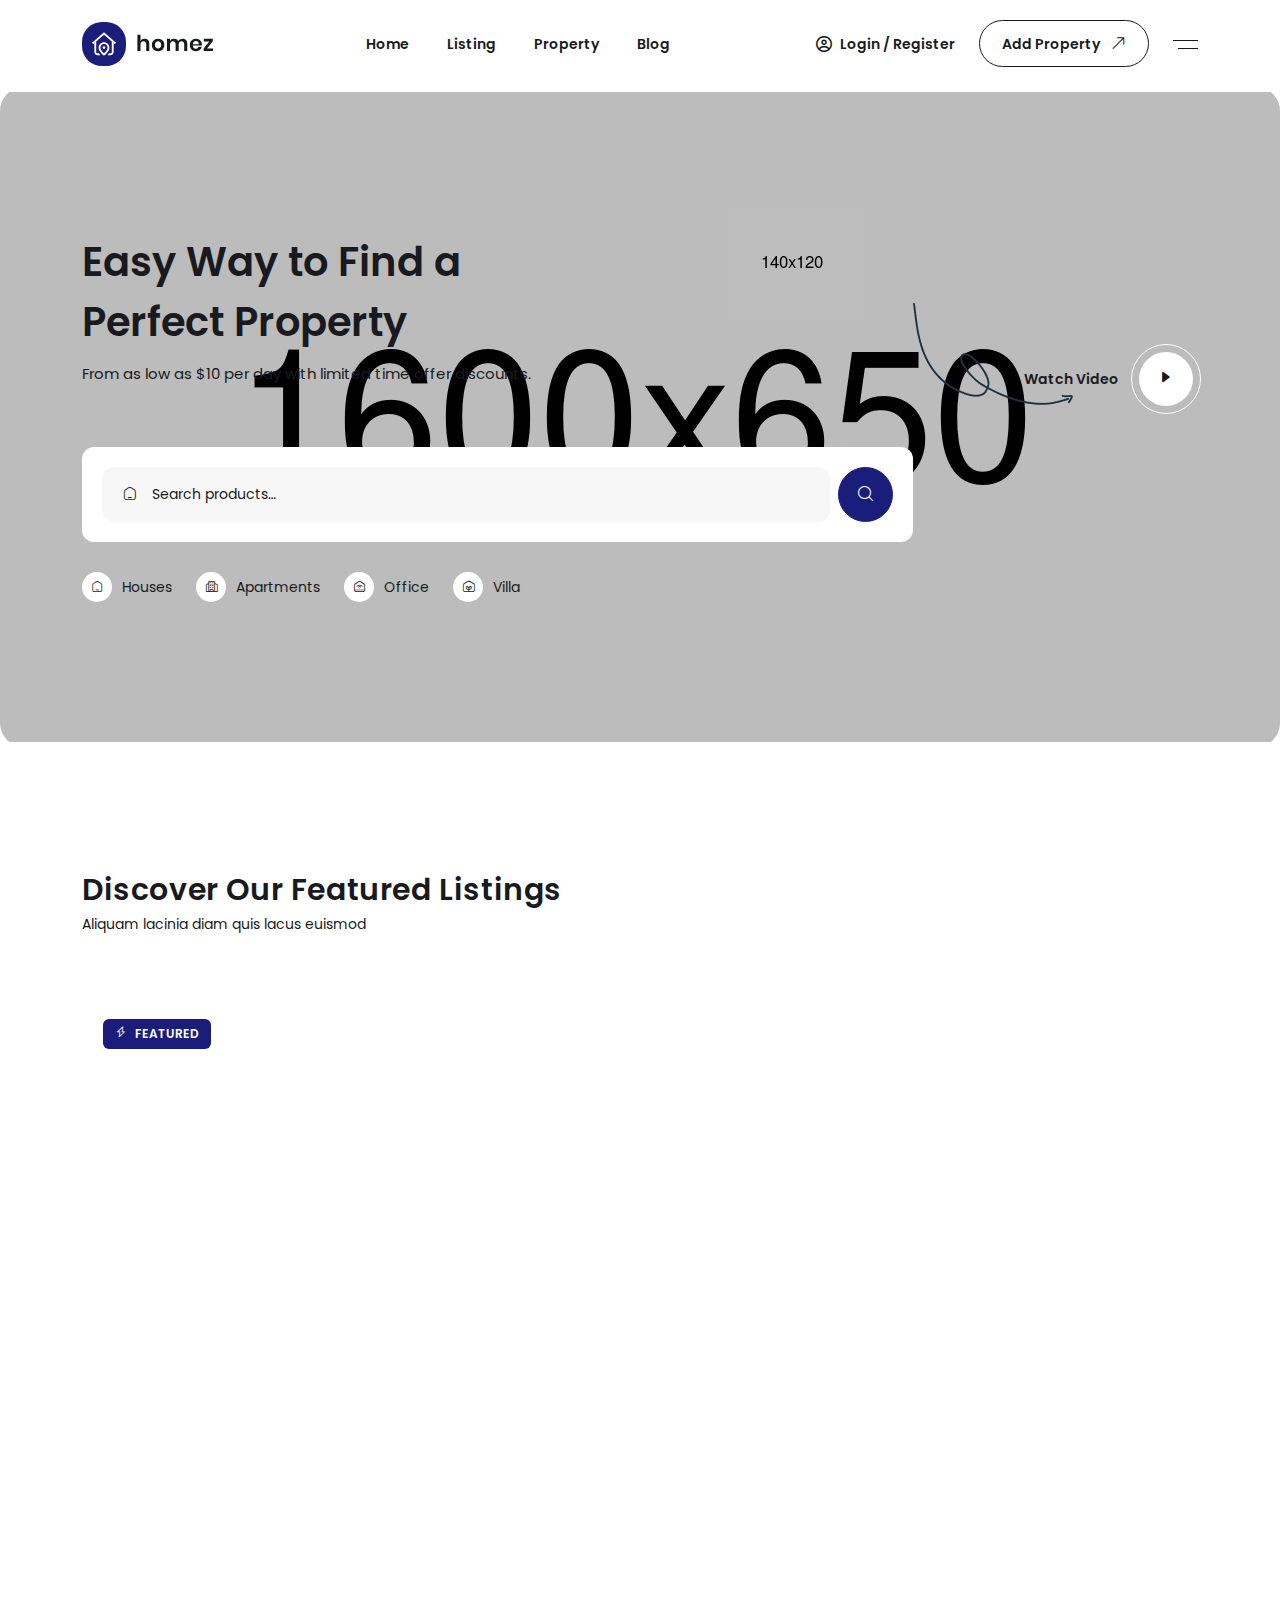
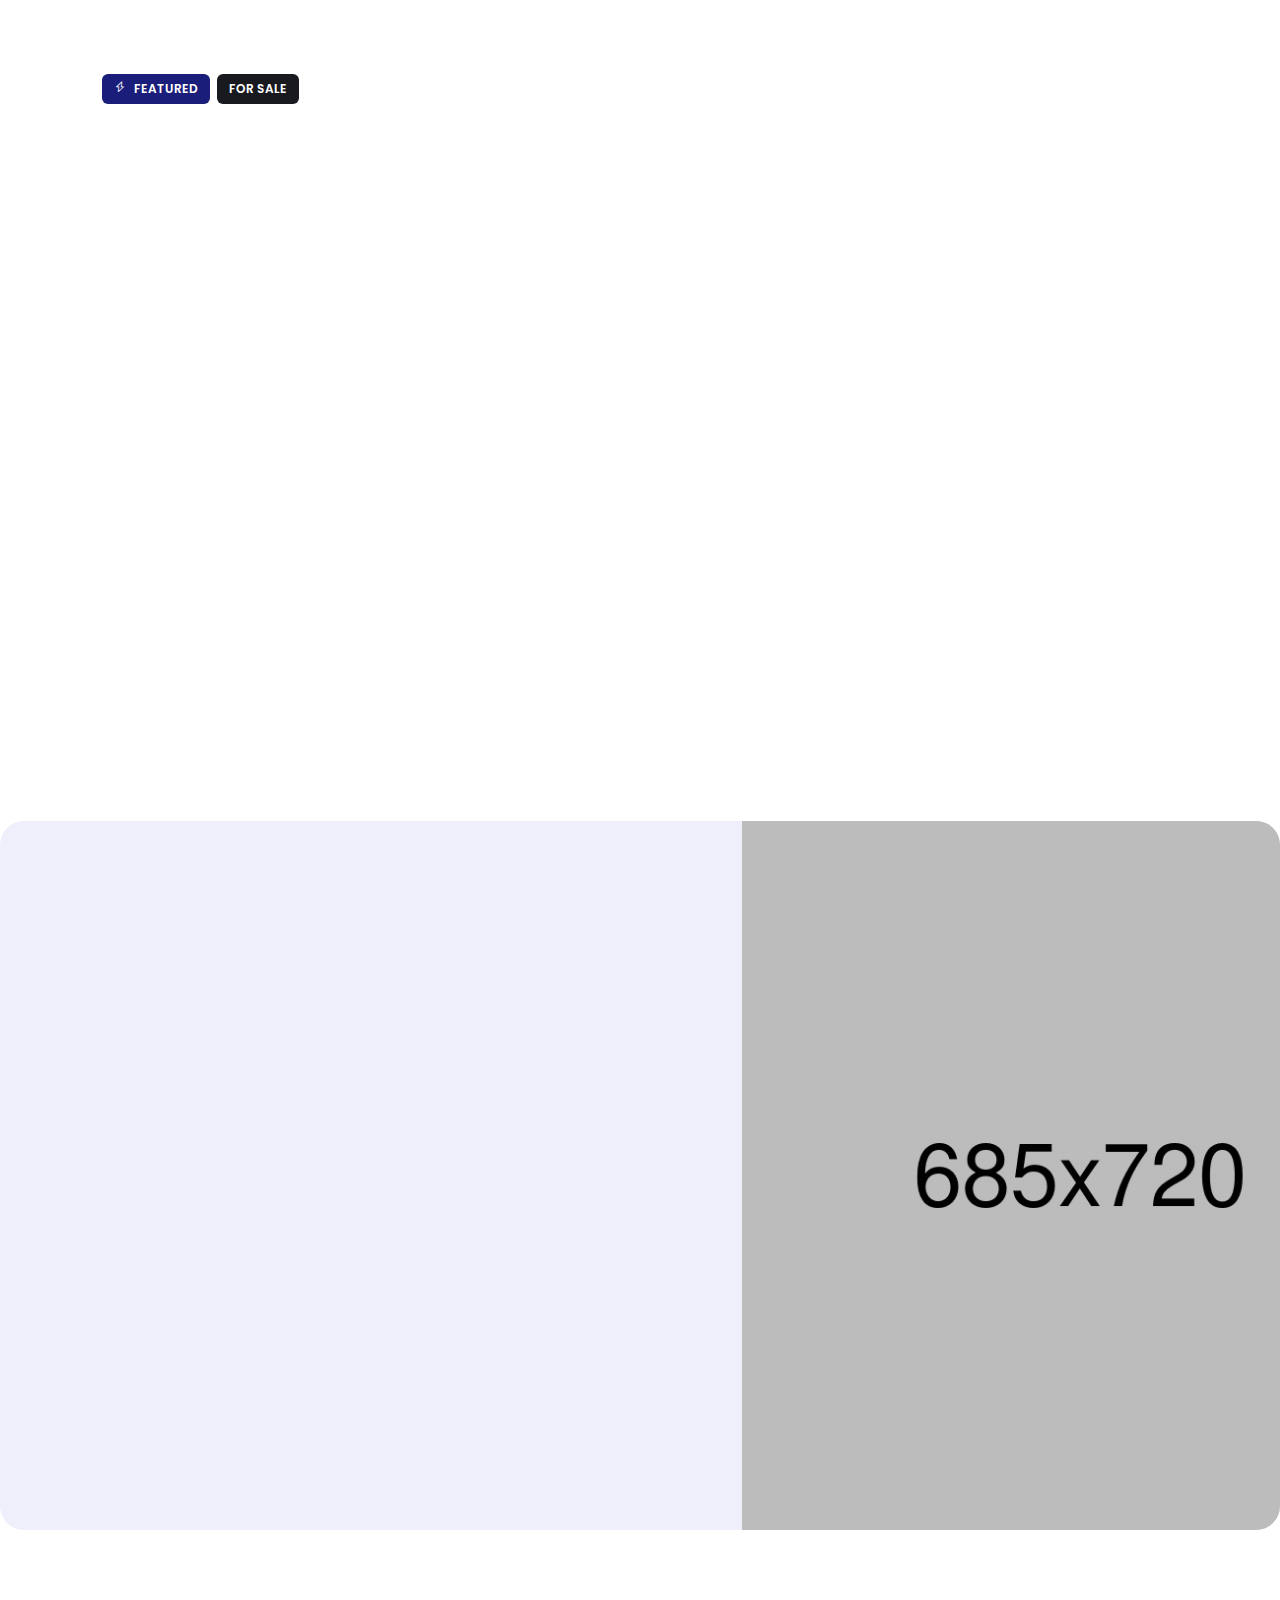
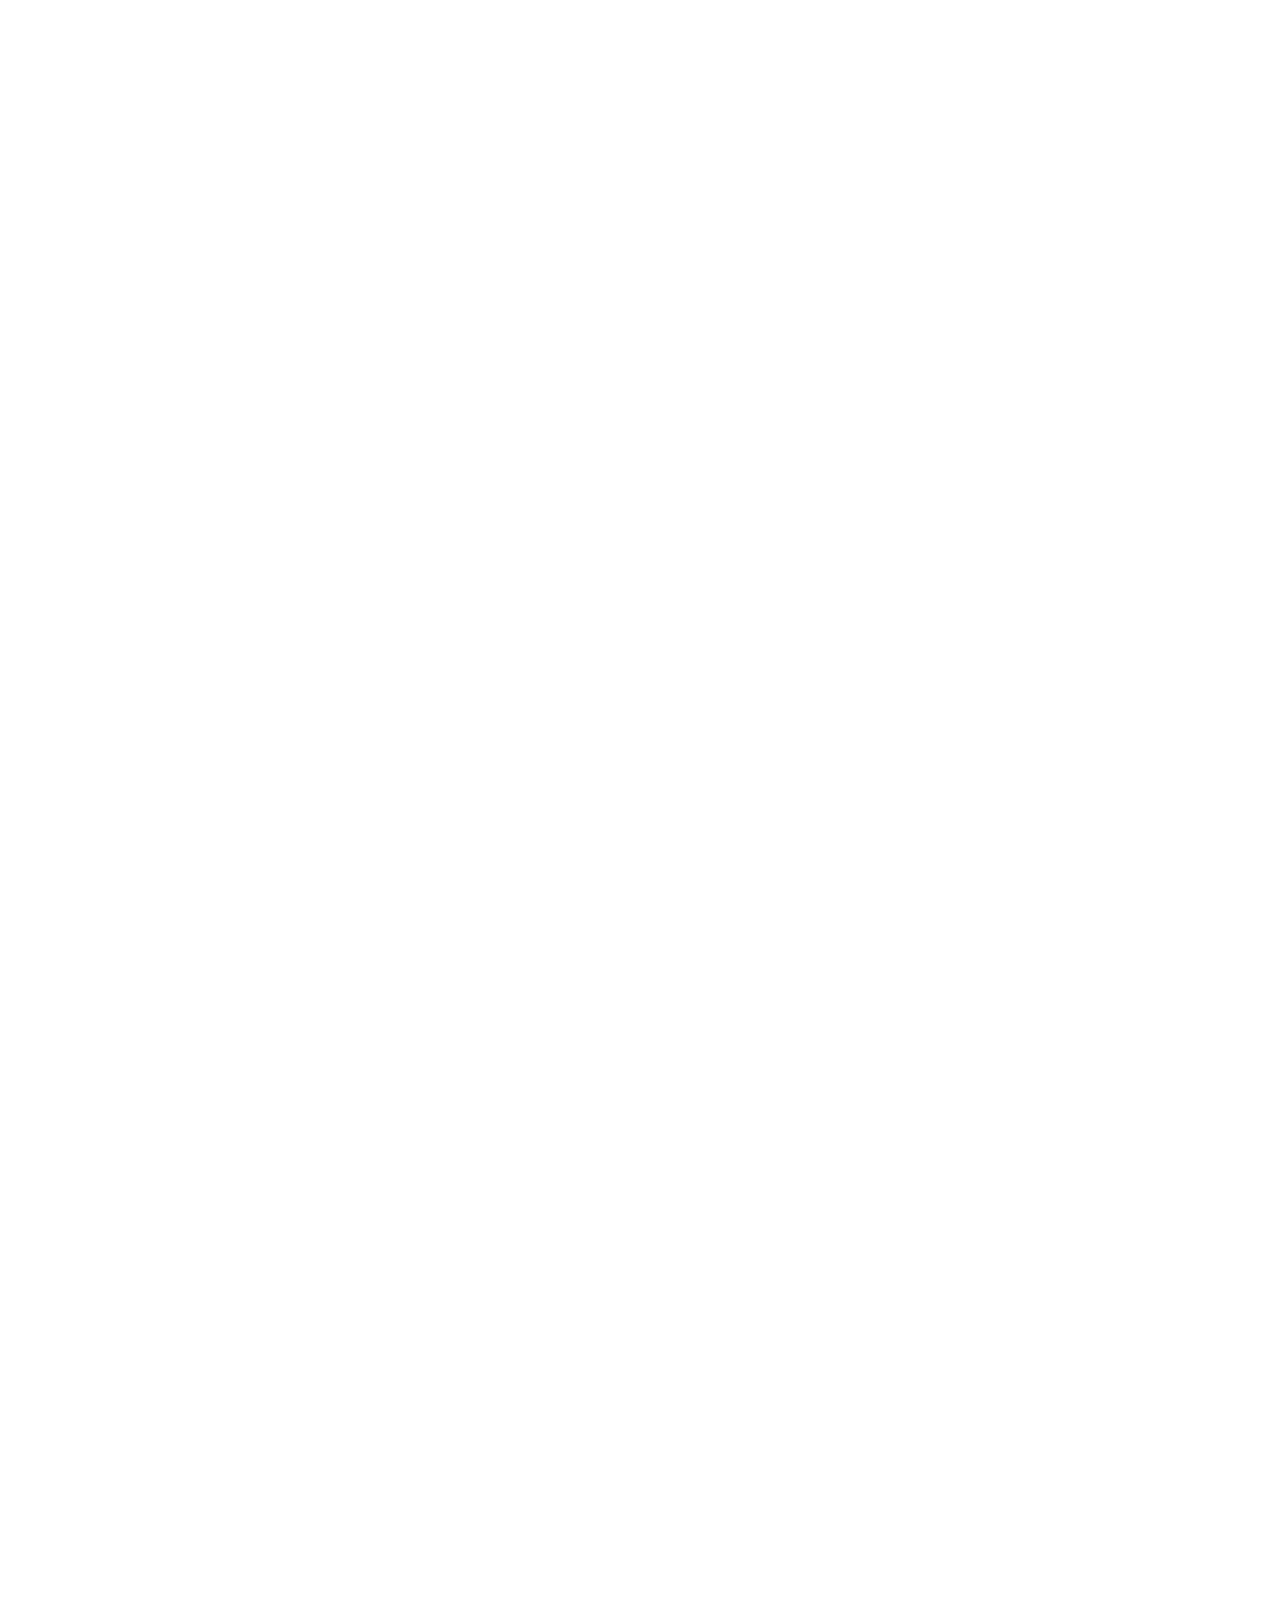
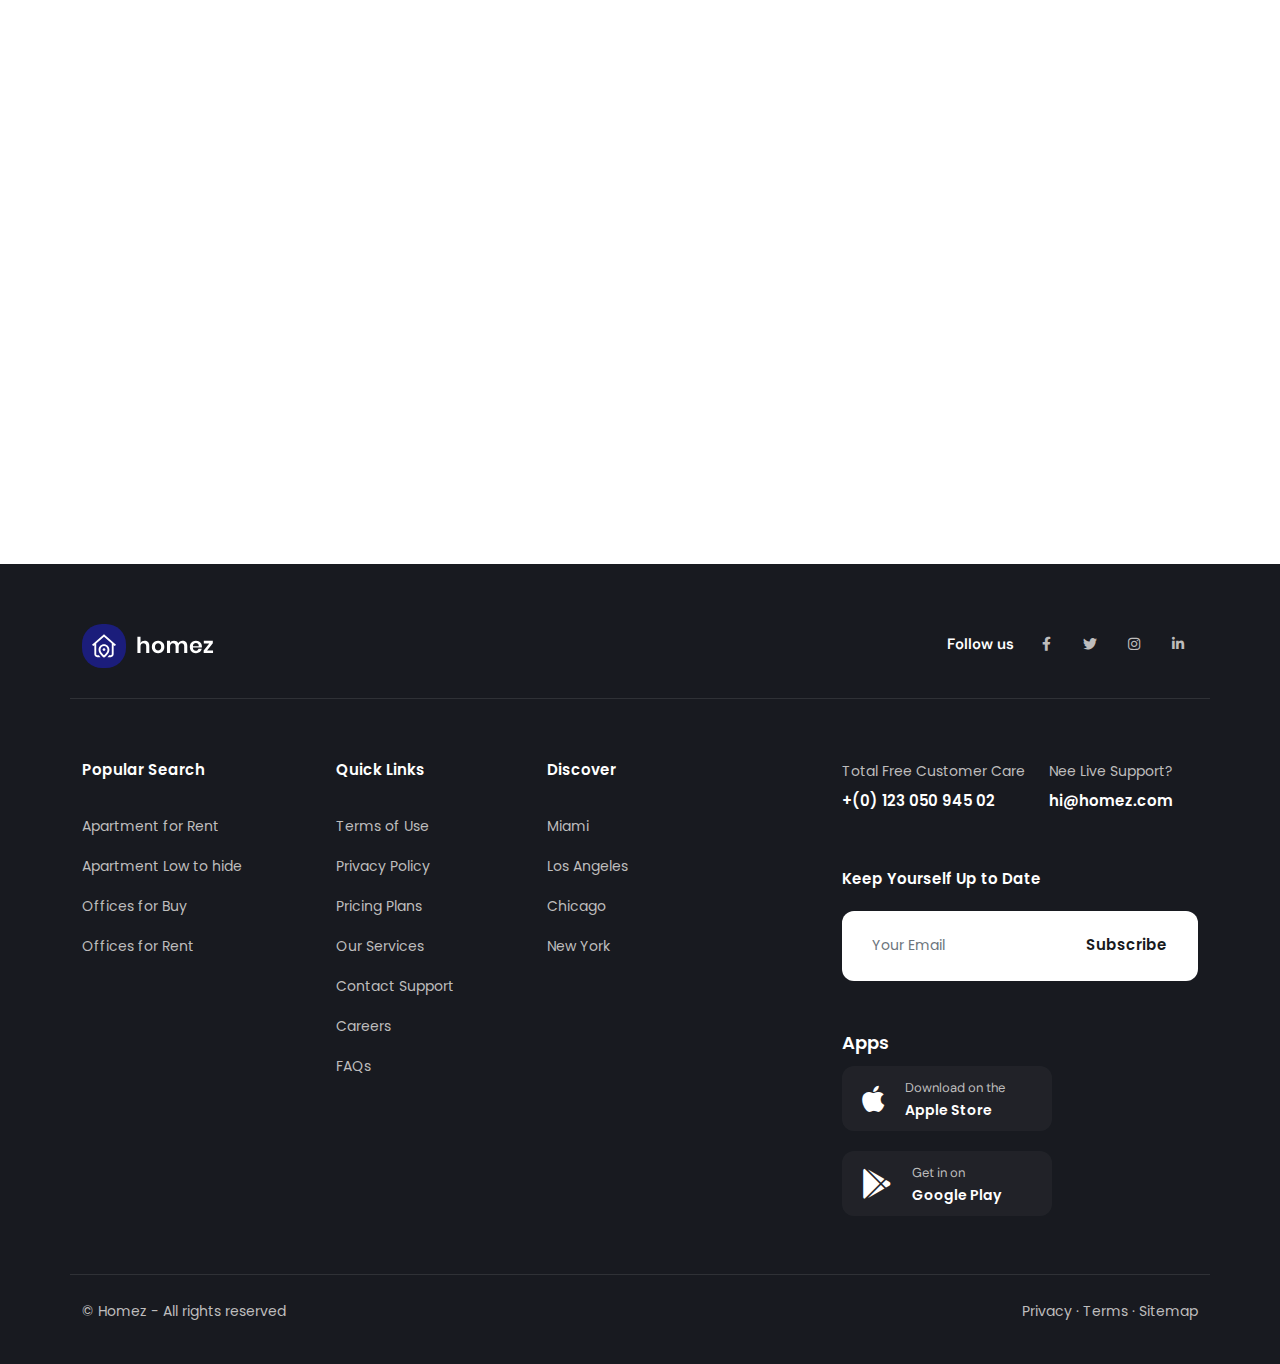
<file: index.html>
<!DOCTYPE html>
<html dir="ltr" lang="en">

<head>
    <meta charset="utf-8">
    <meta http-equiv="X-UA-Compatible" content="IE=edge">
    <meta name="viewport" content="width=device-width, initial-scale=1">
    <meta name="keywords"
        content="advanced search, agency, agent, classified, directory, house, listing, property, real estate, real estate agency, real estate agent, realestate, realtor, rental">
    <meta name="description" content="Homez - Real Estate HTML Template">
    <meta name="CreativeLayers" content="ATFN">
    <!-- css file -->
    <link rel="stylesheet" href="css/bootstrap.min.css">
    <link rel="stylesheet" href="css/jquery-ui.min.css">
    <link rel="stylesheet" href="css/ace-responsive-menu.css">
    <link rel="stylesheet" href="css/menu.css">
    <link rel="stylesheet" href="css/fontawesome.css">
    <link rel="stylesheet" href="css/flaticon.css">
    <link rel="stylesheet" href="css/bootstrap-select.min.css">
    <link rel="stylesheet" href="css/animate.css">
    <link rel="stylesheet" href="css/magnific-popup.css">
    <link rel="stylesheet" href="css/slider.css">
    <link rel="stylesheet" href="css/style.css">
    <link rel="stylesheet" href="css/ud-custom-spacing.css">
    <!-- Responsive stylesheet -->
    <link rel="stylesheet" href="css/responsive.css">
    <!-- Title -->
    <title>Homez - Real Estate HTML Template</title>
    <!-- Favicon -->
    <link href="images/favicon.ico" sizes="128x128" rel="shortcut icon" type="image/x-icon" />
    <link href="images/favicon.ico" sizes="128x128" rel="shortcut icon" />
    <!-- Apple Touch Icon -->
    <link href="images/apple-touch-icon-60x60.png" sizes="60x60" rel="apple-touch-icon">
    <link href="images/apple-touch-icon-72x72.png" sizes="72x72" rel="apple-touch-icon">
    <link href="images/apple-touch-icon-114x114.png" sizes="114x114" rel="apple-touch-icon">
    <link href="images/apple-touch-icon-180x180.png" sizes="180x180" rel="apple-touch-icon">

    <!-- HTML5 shim and Respond.js for IE8 support of HTML5 elements and media queries -->
    <!-- WARNING: Respond.js doesn't work if you view the page via file:// -->
    <!--[if lt IE 9]>
<script src="https://oss.maxcdn.com/html5shiv/3.7.3/html5shiv.min.js"></script>
<script src="https://oss.maxcdn.com/respond/1.4.2/respond.min.js"></script>
<![endif]-->

</head>

<body>
    <div class="wrapper ovh">
        <div class="preloader"></div>

        <!-- Main Header Nav -->
        <header class="header-nav nav-innerpage-style menu-home4 main-menu">
            <!-- Ace Responsive Menu -->
            <nav class="posr">
                <div class="container posr menu_bdrt1">
                    <div class="row align-items-center justify-content-between">
                        <div class="col-auto">
                            <a class="header-logo" href="index.html"><img src="images/header-logo2.svg"
                                    alt="Header Logo"></a>
                        </div>
                        <div class="col-auto">
                            <!-- Responsive Menu Structure-->
                            <ul id="respMenu" class="ace-responsive-menu" data-menu-style="horizontal">
                                <li class="visible_list"> <a class="list-item" href="#"><span
                                            class="title">Home</span></a>
                                </li>
                                <li class="megamenu_style"> <a class="list-item" href="#"><span
                                            class="title">Listing</span></a>
                                </li>
                                <li class="visible_list"> <a class="list-item" href="#"><span
                                            class="title">Property</span></a>
                                </li>
                                <li class="visible_list"> <a class="list-item" href="#"><span
                                            class="title">Blog</span></a>
                                </li>
                            </ul>
                        </div>
                        <div class="col-auto">
                            <div class="d-flex align-items-center">
                                <a class="login-info d-flex align-items-center" data-bs-toggle="modal"
                                    href="#exampleModalToggle" role="button"><i
                                        class="far fa-user-circle fz16 me-2"></i> <span class="d-none d-xl-block">Login
                                        / Register</span></a>
                                <a class="ud-btn btn-white add-property bdrs60 mx-2 mx-xl-4"
                                    href="page-dashboard-add-property.html">Add Property<i
                                        class="fal fa-arrow-right-long"></i></a>
                                <a class="sidemenu-btn filter-btn-right" href="#"><img src="images/dark-nav-icon.svg"
                                        alt=""></a>
                            </div>
                        </div>
                    </div>
                </div>
            </nav>
        </header>
        <!-- Signup Modal -->
        <div class="signup-modal">
            <div class="modal fade" id="exampleModalToggle" aria-hidden="true" aria-labelledby="exampleModalToggleLabel"
                tabindex="-1">
                <div class="modal-dialog modal-dialog-centered">
                    <div class="modal-content">
                        <div class="modal-header">
                            <h5 class="modal-title" id="exampleModalToggleLabel">Welcome to Realton</h5>
                            <button type="button" class="btn-close" data-bs-dismiss="modal" aria-label="Close"></button>
                        </div>
                        <div class="modal-body">
                            <div class="log-reg-form">
                                <div class="navtab-style2">
                                    <nav>
                                        <div class="nav nav-tabs mb20" id="nav-tab" role="tablist">
                                            <button class="nav-link active fw600" id="nav-home-tab" data-bs-toggle="tab"
                                                data-bs-target="#nav-home" type="button" role="tab"
                                                aria-controls="nav-home" aria-selected="true">Sign In</button>
                                            <button class="nav-link fw600" id="nav-profile-tab" data-bs-toggle="tab"
                                                data-bs-target="#nav-profile" type="button" role="tab"
                                                aria-controls="nav-profile" aria-selected="false">New Account</button>
                                        </div>
                                    </nav>
                                    <div class="tab-content" id="nav-tabContent2">
                                        <div class="tab-pane fade show active fz15" id="nav-home" role="tabpanel"
                                            aria-labelledby="nav-home-tab">
                                            <div class="form-style1">
                                                <div class="mb25">
                                                    <label class="form-label fw600 dark-color">Email</label>
                                                    <input type="email" class="form-control" placeholder="Enter Email">
                                                </div>
                                                <div class="mb15">
                                                    <label class="form-label fw600 dark-color">Password</label>
                                                    <input type="text" class="form-control"
                                                        placeholder="Enter Password">
                                                </div>
                                                <div
                                                    class="checkbox-style1 d-block d-sm-flex align-items-center justify-content-between mb10">
                                                    <label class="custom_checkbox fz14 ff-heading">Remember me
                                                        <input type="checkbox" checked="checked">
                                                        <span class="checkmark"></span>
                                                    </label>
                                                    <a class="fz14 ff-heading" href="#">Lost your password?</a>
                                                </div>
                                                <div class="d-grid mb20">
                                                    <button class="ud-btn btn-thm" type="button">Sign in <i
                                                            class="fal fa-arrow-right-long"></i></button>
                                                </div>
                                                <div class="hr_content mb20">
                                                    <hr><span class="hr_top_text">OR</span>
                                                </div>
                                                <div class="d-grid mb10">
                                                    <button class="ud-btn btn-white" type="button"><i
                                                            class="fab fa-google"></i> Continue Google</button>
                                                </div>
                                                <div class="d-grid mb10">
                                                    <button class="ud-btn btn-fb" type="button"><i
                                                            class="fab fa-facebook-f"></i> Continue Facebook</button>
                                                </div>
                                                <div class="d-grid mb20">
                                                    <button class="ud-btn btn-apple" type="button"><i
                                                            class="fab fa-apple"></i> Continue Apple</button>
                                                </div>
                                                <p class="dark-color text-center mb0 mt10">Not signed up? <a
                                                        class="dark-color fw600" href="page-register.html">Create an
                                                        account.</a></p>
                                            </div>
                                        </div>
                                        <div class="tab-pane fade fz15" id="nav-profile" role="tabpanel"
                                            aria-labelledby="nav-profile-tab">
                                            <div class="form-style1">
                                                <div class="mb25">
                                                    <label class="form-label fw600 dark-color">Email</label>
                                                    <input type="email" class="form-control" placeholder="Enter Email">
                                                </div>
                                                <div class="mb20">
                                                    <label class="form-label fw600 dark-color">Password</label>
                                                    <input type="text" class="form-control"
                                                        placeholder="Enter Password">
                                                </div>
                                                <div class="d-grid mb20">
                                                    <button class="ud-btn btn-thm" type="button">Create account <i
                                                            class="fal fa-arrow-right-long"></i></button>
                                                </div>
                                                <div class="hr_content mb20">
                                                    <hr><span class="hr_top_text">OR</span>
                                                </div>
                                                <div class="d-grid mb10">
                                                    <button class="ud-btn btn-white" type="button"><i
                                                            class="fab fa-google"></i> Continue Google</button>
                                                </div>
                                                <div class="d-grid mb10">
                                                    <button class="ud-btn btn-fb" type="button"><i
                                                            class="fab fa-facebook-f"></i> Continue Facebook</button>
                                                </div>
                                                <div class="d-grid mb20">
                                                    <button class="ud-btn btn-apple" type="button"><i
                                                            class="fab fa-apple"></i> Continue Apple</button>
                                                </div>
                                                <p class="dark-color text-center mb0 mt10">Not signed up? <a
                                                        class="dark-color fw600" href="page-register.html">Create an
                                                        account.</a></p>
                                            </div>
                                        </div>
                                    </div>
                                </div>
                            </div>
                        </div>
                    </div>
                </div>
            </div>
        </div>
        <!-- Menu In Hiddn SideBar -->
        <div class="rightside-hidden-bar">
            <div class="hsidebar-header">
                <div class="sidebar-close-icon"><span class="far fa-times"></span></div>
                <h4 class="title">Welcome to Realton</h4>
            </div>
            <div class="hsidebar-content">
                <div class="hiddenbar_navbar_content">
                    <div class="hiddenbar_navbar_menu">
                        <ul class="navbar-nav">
                            <li class="nav-item"> <a class="nav-link" href="" role="button">Apartments</a></li>
                            <li class="nav-item"> <a class="nav-link" href="" role="button">Bungalow</a></li>
                            <li class="nav-item"> <a class="nav-link" href="" role="button">Houses</a></li>
                            <li class="nav-item"> <a class="nav-link" href="" role="button">Loft</a></li>
                            <li class="nav-item"> <a class="nav-link" href="" role="button">Office</a></li>
                            <li class="nav-item"> <a class="nav-link" href="" role="button">Townhome</a></li>
                            <li class="nav-item"> <a class="nav-link" href="" role="button">Villa</a></li>
                        </ul>
                    </div>
                    <div class="hiddenbar_footer position-relative bdrt1">
                        <div class="row pt45 pb30 pl30">
                            <div class="col-auto">
                                <div class="contact-info">
                                    <p class="info-title dark-color">Total Free Customer Care</p>
                                    <h6 class="info-phone dark-color"><a href="+(0)-123-050-945-02">+(0) 123 050 945
                                            02</a></h6>
                                </div>
                            </div>
                            <div class="col-auto">
                                <div class="contact-info">
                                    <p class="info-title dark-color">Nee Live Support?</p>
                                    <h6 class="info-mail dark-color"><a href="mailto:hi@homez.com">hi@homez.com</a></h6>
                                </div>
                            </div>
                        </div>
                        <div class="row pt30 pb30 bdrt1">
                            <div class="col-auto">
                                <div class="social-style-sidebar d-flex align-items-center pl30">
                                    <h6 class="me-4 mb-0">Follow us</h6>
                                    <a class="me-3" href=""><i class="fab fa-facebook-f"></i></a>
                                    <a class="me-3" href=""><i class="fab fa-twitter"></i></a>
                                    <a class="me-3" href=""><i class="fab fa-instagram"></i></a>
                                    <a class="me-3" href=""><i class="fab fa-linkedin-in"></i></a>
                                </div>
                            </div>
                        </div>
                    </div>
                </div>
            </div>
        </div>
        <!--End Menu In Hiddn SideBar -->
        <!-- Advance Feature Modal Start -->
        <div class="advance-feature-modal">
            <!-- Modal -->
            <div class="modal fade" id="exampleModal" tabindex="-1" aria-labelledby="exampleModalLabel"
                aria-hidden="true">
                <div class="modal-dialog modal-dialog-centered modal-lg">
                    <div class="modal-content">
                        <div class="modal-header pl30 pr30">
                            <h5 class="modal-title" id="exampleModalLabel">More Filter</h5>
                            <button type="button" class="btn-close" data-bs-dismiss="modal" aria-label="Close"></button>
                        </div>
                        <div class="modal-body pb-0">
                            <div class="row">
                                <div class="col-lg-12">
                                    <div class="widget-wrapper">
                                        <h6 class="list-title">Price Range</h6>
                                        <!-- Range Slider Mobile Version -->
                                        <div class="range-slider-style modal-version">
                                            <div class="range-wrapper">
                                                <div class="mb30 mt35" id="slider"></div>
                                                <div class="d-flex align-items-center">
                                                    <span id="slider-range-value1"></span><i
                                                        class="fa-sharp fa-solid fa-minus mx-2 dark-color icon"></i>
                                                    <span id="slider-range-value2"></span>
                                                </div>
                                            </div>
                                        </div>
                                    </div>
                                </div>
                            </div>
                            <div class="row">
                                <div class="col-sm-6">
                                    <div class="widget-wrapper">
                                        <h6 class="list-title">Type</h6>
                                        <div class="form-style2 input-group">
                                            <select class="selectpicker" data-live-search="true" data-width="100%">
                                                <option>Property</option>
                                                <option data-tokens="Apartments">Apartments</option>
                                                <option data-tokens="Bungalow">Bungalow</option>
                                                <option data-tokens="Houses">Houses</option>
                                                <option data-tokens="Loft">Loft</option>
                                                <option data-tokens="Office">Office</option>
                                                <option data-tokens="Townhome">Townhome</option>
                                                <option data-tokens="Villa">Villa</option>
                                            </select>
                                        </div>
                                    </div>
                                </div>
                                <div class="col-sm-6">
                                    <div class="widget-wrapper">
                                        <h6 class="list-title">Property ID</h6>
                                        <div class="form-style2">
                                            <input type="text" class="form-control" placeholder="RT04949213">
                                        </div>
                                    </div>
                                </div>
                            </div>
                            <div class="row">
                                <div class="col-sm-6">
                                    <div class="widget-wrapper">
                                        <h6 class="list-title">Bedrooms</h6>
                                        <div class="d-flex">
                                            <div class="selection">
                                                <input id="xany" name="xbeds" type="radio" checked>
                                                <label for="xany">any</label>
                                            </div>
                                            <div class="selection">
                                                <input id="xoneplus" name="xbeds" type="radio">
                                                <label for="xoneplus">1+</label>
                                            </div>
                                            <div class="selection">
                                                <input id="xtwoplus" name="xbeds" type="radio">
                                                <label for="xtwoplus">2+</label>
                                            </div>
                                            <div class="selection">
                                                <input id="xthreeplus" name="xbeds" type="radio">
                                                <label for="xthreeplus">3+</label>
                                            </div>
                                            <div class="selection">
                                                <input id="xfourplus" name="xbeds" type="radio">
                                                <label for="xfourplus">4+</label>
                                            </div>
                                            <div class="selection">
                                                <input id="xfiveplus" name="xbeds" type="radio">
                                                <label for="xfiveplus">5+</label>
                                            </div>
                                        </div>
                                    </div>
                                </div>
                                <div class="col-sm-6">
                                    <div class="widget-wrapper">
                                        <h6 class="list-title">Bathrooms</h6>
                                        <div class="d-flex">
                                            <div class="selection">
                                                <input id="yany" name="ybath" type="radio" checked>
                                                <label for="yany">any</label>
                                            </div>
                                            <div class="selection">
                                                <input id="yoneplus" name="ybath" type="radio">
                                                <label for="yoneplus">1+</label>
                                            </div>
                                            <div class="selection">
                                                <input id="ytwoplus" name="ybath" type="radio">
                                                <label for="ytwoplus">2+</label>
                                            </div>
                                            <div class="selection">
                                                <input id="ythreeplus" name="ybath" type="radio">
                                                <label for="ythreeplus">3+</label>
                                            </div>
                                            <div class="selection">
                                                <input id="yfourplus" name="ybath" type="radio">
                                                <label for="yfourplus">4+</label>
                                            </div>
                                            <div class="selection">
                                                <input id="yfiveplus" name="ybath" type="radio">
                                                <label for="yfiveplus">5+</label>
                                            </div>
                                        </div>
                                    </div>
                                </div>
                            </div>
                            <div class="row">
                                <div class="col-sm-6">
                                    <div class="widget-wrapper">
                                        <h6 class="list-title">Location</h6>
                                        <div class="form-style2 input-group">
                                            <select class="selectpicker" data-live-search="true" data-width="100%">
                                                <option>All Cities</option>
                                                <option data-tokens="California">California</option>
                                                <option data-tokens="Chicago">Chicago</option>
                                                <option data-tokens="LosAngeles">Los Angeles</option>
                                                <option data-tokens="Manhattan">Manhattan</option>
                                                <option data-tokens="NewJersey">New Jersey</option>
                                                <option data-tokens="NewYork">New York</option>
                                                <option data-tokens="SanDiego">San Diego</option>
                                                <option data-tokens="SanFrancisco">San Francisco</option>
                                                <option data-tokens="Texas">Texas</option>
                                            </select>
                                        </div>
                                    </div>
                                </div>
                                <div class="col-sm-6">
                                    <div class="widget-wrapper">
                                        <h6 class="list-title">Square Feet</h6>
                                        <div class="space-area">
                                            <div class="d-flex align-items-center justify-content-between">
                                                <div class="form-style1">
                                                    <input type="text" class="form-control" placeholder="Min.">
                                                </div>
                                                <span class="dark-color">-</span>
                                                <div class="form-style1">
                                                    <input type="text" class="form-control" placeholder="Max">
                                                </div>
                                            </div>
                                        </div>
                                    </div>
                                </div>
                            </div>
                            <div class="row">
                                <div class="col-lg-12">
                                    <div class="widget-wrapper mb0">
                                        <h6 class="list-title mb10">Amenities</h6>
                                    </div>
                                </div>
                                <div class="col-sm-4">
                                    <div class="widget-wrapper mb20">
                                        <div class="checkbox-style1">
                                            <label class="custom_checkbox">Attic
                                                <input type="checkbox">
                                                <span class="checkmark"></span>
                                            </label>
                                            <label class="custom_checkbox">Basketball court
                                                <input type="checkbox" checked="checked">
                                                <span class="checkmark"></span>
                                            </label>
                                            <label class="custom_checkbox">Air Conditioning
                                                <input type="checkbox" checked="checked">
                                                <span class="checkmark"></span>
                                            </label>
                                            <label class="custom_checkbox">Lawn
                                                <input type="checkbox" checked="checked">
                                                <span class="checkmark"></span>
                                            </label>
                                        </div>
                                    </div>
                                </div>
                                <div class="col-sm-4">
                                    <div class="widget-wrapper mb20">
                                        <div class="checkbox-style1">
                                            <label class="custom_checkbox">TV Cable
                                                <input type="checkbox">
                                                <span class="checkmark"></span>
                                            </label>
                                            <label class="custom_checkbox">Dryer
                                                <input type="checkbox">
                                                <span class="checkmark"></span>
                                            </label>
                                            <label class="custom_checkbox">Outdoor Shower
                                                <input type="checkbox">
                                                <span class="checkmark"></span>
                                            </label>
                                            <label class="custom_checkbox">Washer
                                                <input type="checkbox">
                                                <span class="checkmark"></span>
                                            </label>
                                        </div>
                                    </div>
                                </div>
                                <div class="col-sm-4">
                                    <div class="widget-wrapper mb20">
                                        <div class="checkbox-style1">
                                            <label class="custom_checkbox">Lake view
                                                <input type="checkbox">
                                                <span class="checkmark"></span>
                                            </label>
                                            <label class="custom_checkbox">Wine cellar
                                                <input type="checkbox">
                                                <span class="checkmark"></span>
                                            </label>
                                            <label class="custom_checkbox">Front yard
                                                <input type="checkbox">
                                                <span class="checkmark"></span>
                                            </label>
                                            <label class="custom_checkbox">Refrigerator
                                                <input type="checkbox">
                                                <span class="checkmark"></span>
                                            </label>
                                        </div>
                                    </div>
                                </div>
                            </div>
                        </div>
                        <div class="modal-footer justify-content-between">
                            <a class="reset-button" href="#"><span class="flaticon-turn-back"></span><u>Reset all
                                    filters</u></a>
                            <div class="btn-area">
                                <button class="ud-btn btn-thm"><span
                                        class="flaticon-search align-text-top pr10"></span>Search</button>
                            </div>
                        </div>
                    </div>
                </div>
            </div>
        </div>
        <!-- Advance Feature Modal End -->

        <div class="hiddenbar-body-ovelay"></div>

        <!-- Mobile Nav  -->
        <div id="page" class="mobilie_header_nav stylehome1">
            <div class="mobile-menu">
                <div class="header innerpage-style">
                    <div class="menu_and_widgets">
                        <div class="mobile_menu_bar d-flex justify-content-between align-items-center">
                            <a class="menubar" href="#menu"><img src="images/mobile-dark-nav-icon.svg" alt=""></a>
                            <a class="mobile_logo" href="#"><img src="images/header-logo2.svg" alt=""></a>
                            <a href="page-login.html"><span class="icon fz18 far fa-user-circle"></span></a>
                        </div>
                    </div>
                </div>
            </div>
            <!-- /.mobile-menu -->
            <nav id="menu" class="">
                <ul>
                    <li><span>Home</span>
                        <ul>
                            <li><a href="index.html">Home V1</a></li>
                            <li><a href="index2.html">Home V2</a></li>
                            <li><a href="index3.html">Home V3</a></li>
                            <li><a href="index4.html">Home V4</a></li>
                            <li><a href="index5.html">Home V5</a></li>
                            <li><a href="index6.html">Home V6</a></li>
                            <li><a href="index7.html">Home V7</a></li>
                            <li><a href="index8.html">Home V8</a></li>
                            <li><a href="index9.html">Home V9</a></li>
                            <li><a href="index10.html">Home V10</a></li>
                        </ul>
                    </li>
                    <li><span>Property Listign</span>
                        <ul>
                            <li><span>Listing Grid</span>
                                <ul>
                                    <li><a href="page-grid-default-v1.html">Grid Default v1</a></li>
                                    <li><a href="page-grid-default-v2.html">Grid Default v2</a></li>
                                    <li><a href="page-property-3-col.html">Grid Full Width 3 Cols</a></li>
                                    <li><a href="page-property-4-col.html">Grid Full Width 4 Cols</a></li>
                                    <li><a href="page-property-2-col.html">Grid Full Width 2 Cols</a></li>
                                    <li><a href="page-property-1-col-v1.html">Grid Full Width 1 Cols v1</a></li>
                                    <li><a href="page-property-1-col-v2.html">Grid Full Width 1 Cols v2</a></li>
                                    <li><a href="page-property-banner-v1.html">Banner Search v1</a></li>
                                    <li><a href="page-property-banner-v2.html">Banner Search v2</a></li>
                                </ul>
                            </li>
                            <li><span>List Style</span>
                                <ul>
                                    <li><a href="page-property-list.html">Style V1</a></li>
                                    <li><a href="page-property-list-all.html">All List</a></li>
                                </ul>
                            </li>
                            <li><span>Listing Single</span>
                                <ul>
                                    <li><a href="page-property-single-v1.html">Single V1</a></li>
                                    <li><a href="page-property-single-v2.html">Single V2</a></li>
                                    <li><a href="page-property-single-v3.html">Single V3</a></li>
                                    <li><a href="page-property-single-v4.html">Single V4</a></li>
                                    <li><a href="page-property-single-v5.html">Single V5</a></li>
                                    <li><a href="page-property-single-v6.html">Single V6</a></li>
                                    <li><a href="page-property-single-v7.html">Single V7</a></li>
                                    <li><a href="page-property-single-v8.html">Single V8</a></li>
                                    <li><a href="page-property-single-v9.html">Single V9</a></li>
                                    <li><a href="page-property-single-v10.html">Single V10</a></li>
                                </ul>
                            </li>
                            <li><span>Map Style</span>
                                <ul>
                                    <li><a href="page-property-header-map-style.html">Map Header</a></li>
                                    <li><a href="page-property-half-map-v1.html">Map V1</a></li>
                                    <li><a href="page-property-half-map-v2.html">Map V2</a></li>
                                    <li><a href="page-property-half-map-v3.html">Map V3</a></li>
                                    <li><a href="page-property-half-map-v4.html">Map V4</a></li>
                                </ul>
                            </li>
                        </ul>
                    </li>
                    <li><span>User Dashboard</span>
                        <ul>
                            <li><a href="page-dashboard.html">Dashboard</a></li>
                            <li><a href="page-dashboard-message.html">Message</a></li>
                            <li><a href="page-dashboard-add-property.html">New Property</a></li>
                            <li><a href="page-dashboard-properties.html">My Properties</a></li>
                            <li><a href="page-dashboard-favorites.html">My Favorites</a></li>
                            <li><a href="page-dashboard-savesearch.html">Saved Search</a></li>
                            <li><a href="page-dashboard-review.html">Reviews</a></li>
                            <li><a href="page-dashboard-package.html">My Package</a></li>
                            <li><a href="page-dashboard-profile.html">My Profile</a></li>
                        </ul>
                    </li>
                    <li><span>Blog</span>
                        <ul>
                            <li><a href="page-blog-v1.html">List V1</a></li>
                            <li><a href="page-blog-v2.html">List V2</a></li>
                            <li><a href="page-blog-v3.html">List V3</a></li>
                            <li><a href="page-blog-single.html">Single</a></li>
                        </ul>
                    </li>
                    <li><span>Pages</span>
                        <ul>
                            <li><a href="page-about.html">About</a></li>
                            <li><a href="page-contact.html">Contact</a></li>
                            <li><a href="page-compare.html">Compare</a></li>
                            <li><a href="page-pricing.html">Pricing</a></li>
                            <li><a href="page-faq.html">Faq</a></li>
                            <li><a href="page-login.html">Login</a></li>
                            <li><a href="page-register.html">Register</a></li>
                            <li><a href="page-error.html">404</a></li>
                            <li><a href="page-invoice.html">Invoices</a></li>
                            <li><a href="page-ui-element.html">UI Elements</a></li>
                        </ul>
                    </li>
                    <li class="px-3 mobile-menu-btn">
                        <a href="page-dashboard-add-property.html" class="ud-btn btn-thm text-white">Submit Property<i
                                class="fal fa-arrow-right-long"></i></a>
                    </li>
                    <!-- Only for Mobile View -->
                </ul>
            </nav>
        </div>

        <div class="body_content">
            <!-- Home Banner Style V1 -->
            <section class="home-banner-style4 p0 bgc-white">
                <div class="home-style4 maxw1600 bdrs24 position-relative mx-auto mx20-lg">
                    <div class="container">
                        <div class="row">
                            <div class="col-xl-9">
                                <div class="inner-banner-style4">
                                    <h2 class="hero-title animate-up-1">Easy Way to Find a <br
                                            class="d-none d-md-block"> Perfect Property</h2>
                                    <p class="hero-text fz15 animate-up-2">From as low as $10 per day with limited time
                                        offer discounts.</p>
                                    <div class="home4-floatin-img">
                                        <img class="img-1 spin-left d-none d-xl-block" src="images/about/element-10.png"
                                            alt="">
                                        <img class="img-2 bounce-y d-none d-xl-block" src="images/about/element-9.png"
                                            alt="">
                                        <a class="popup-iframe popup-youtube bounce-y d-flex align-items-center justify-content-start justify-content-xl-center fz14 fw600 ff-heading"
                                            href="https://www.youtube.com/watch?v=7EHnQ0VM4KY">Watch Video <span
                                                class="video-icon flaticon-play fz12 ml20"></span></a>
                                    </div>
                                    <!--updated search box-->
                                    <div class="mt60 mt30-lg mx-auto animate-up-3 advance-content-style1"
                                        style="background-color: white; padding: 20px; border-radius: 12px; display: flex; gap: 8px; align-items: center;">
                                        <div class="box-search" style="flex-grow: 1;">
                                            <div class="advance-search-field position-relative text-start">
                                                <form action="#" method="get" class="form-search position-relative"
                                                    accept-charset="utf-8">
                                                    <div class="box-search">
                                                        <span class="icon flaticon-home-1"></span>
                                                        <input class="form-control bgc-f7 bdrs12" type="text"
                                                            name="search" placeholder="Search products…">
                                                    </div>
                                                </form>
                                            </div>
                                        </div>
                                        <button class="advance-search-icon ud-btn btn-thm " type="button"><span
                                                class="flaticon-search"></span></button>
                                    </div>
                                </div>
                                <div class="home4-icon-style mt30 d-none d-sm-flex animate-up-4">
                                    <a href="" class="d-flex align-items-center dark-color ff-heading me-4"><i
                                            class="icon mr10 flaticon-home-1"></i> Houses</a>
                                    <a href="" class="d-flex align-items-center dark-color ff-heading me-4"><i
                                            class="icon mr10 flaticon-corporation"></i> Apartments</a>
                                    <a href="" class="d-flex align-items-center dark-color ff-heading me-4"><i
                                            class="icon mr10 flaticon-network"></i> Office</a>
                                    <a href="" class="d-flex align-items-center dark-color ff-heading"><i
                                            class="icon mr10 flaticon-garden"></i> Villa</a>
                                </div>
                            </div>
                        </div>
                    </div>
                </div>
        </div>
        </section>

        <!-- Explore Apartment -->
        <section class="pt-80 pb80 pb30-md">
            <div class="container">
                <div class="row">
                    <div class="col-lg-6">
                        <div class="main-title wow fadeInUp" data-wow-delay="300ms">
                            <h2 class="title">Discover Our Featured Listings</h2>
                            <p class="paragraph">Aliquam lacinia diam quis lacus euismod</p>
                        </div>
                    </div>
                </div>
                <div class="row">
                    <div class="col-lg-12">
                        <div class="explore-apartment-slider navi_pagi_top_right slider-3-grid owl-carousel owl-theme wow fadeInUp"
                            data-wow-delay="300ms">
                            <div class="item">
                                <div class="listing-style1 style2">
                                    <div class="list-thumb">
                                        <img class="w-100" src="images/listings/g1-1.jpg" alt="">
                                        <div class="list-tag fz12"><span
                                                class="flaticon-electricity me-2"></span>FEATURED</div>
                                        <div class="list-price">$14,000 / <span>mo</span></div>
                                    </div>
                                    <div class="list-content">
                                        <h6 class="list-title"><a href="page-property-single-v1.html">Equestrian
                                                Family Home</a></h6>
                                        <p class="list-text">California City, CA, USA</p>
                                        <div class="list-meta d-flex align-items-center">
                                            <a href=""><span class="flaticon-bed"></span>3 bed</a>
                                            <a href=""><span class="flaticon-shower"></span>4 bath</a>
                                            <a href=""><span class="flaticon-expand"></span>1200 sqft</a>
                                        </div>
                                        <hr class="mt-2 mb-2">
                                        <div class="list-meta2 d-flex justify-content-between align-items-center">
                                            <span class="for-what">For Rent</span>
                                            <div class="icons d-flex align-items-center">
                                                <a href=""><span class="flaticon-fullscreen"></span></a>
                                                <a href=""><span class="flaticon-new-tab"></span></a>
                                                <a href=""><span class="flaticon-like"></span></a>
                                            </div>
                                        </div>
                                    </div>
                                </div>
                            </div>
                            <div class="item">
                                <div class="listing-style1 style2">
                                    <div class="list-thumb">
                                        <img class="w-100" src="images/listings/g1-2.jpg" alt="">
                                        <div class="list-price">$82,000 / <span>mo</span></div>
                                    </div>
                                    <div class="list-content">
                                        <h6 class="list-title"><a href="page-property-single-v1.html">Luxury villa
                                                in Rego Park</a></h6>
                                        <p class="list-text">California City, CA, USA</p>
                                        <div class="list-meta d-flex align-items-center">
                                            <a href=""><span class="flaticon-bed"></span>3 bed</a>
                                            <a href=""><span class="flaticon-shower"></span>4 bath</a>
                                            <a href=""><span class="flaticon-expand"></span>1200 sqft</a>
                                        </div>
                                        <hr class="mt-2 mb-2">
                                        <div class="list-meta2 d-flex justify-content-between align-items-center">
                                            <span class="for-what">For Rent</span>
                                            <div class="icons d-flex align-items-center">
                                                <a href=""><span class="flaticon-fullscreen"></span></a>
                                                <a href=""><span class="flaticon-new-tab"></span></a>
                                                <a href=""><span class="flaticon-like"></span></a>
                                            </div>
                                        </div>
                                    </div>
                                </div>
                            </div>
                            <div class="item">
                                <div class="listing-style1 style2">
                                    <div class="list-thumb">
                                        <img class="w-100" src="images/listings/g1-3.jpg" alt="">
                                        <div class="list-price">$63,000 / <span>mo</span></div>
                                    </div>
                                    <div class="list-content">
                                        <h6 class="list-title"><a href="page-property-single-v1.html">Villa on
                                                Hollywood Boulevard</a></h6>
                                        <p class="list-text">California City, CA, USA</p>
                                        <div class="list-meta d-flex align-items-center">
                                            <a href=""><span class="flaticon-bed"></span>3 bed</a>
                                            <a href=""><span class="flaticon-shower"></span>4 bath</a>
                                            <a href=""><span class="flaticon-expand"></span>1200 sqft</a>
                                        </div>
                                        <hr class="mt-2 mb-2">
                                        <div class="list-meta2 d-flex justify-content-between align-items-center">
                                            <span class="for-what">For Rent</span>
                                            <div class="icons d-flex align-items-center">
                                                <a href=""><span class="flaticon-fullscreen"></span></a>
                                                <a href=""><span class="flaticon-new-tab"></span></a>
                                                <a href=""><span class="flaticon-like"></span></a>
                                            </div>
                                        </div>
                                    </div>
                                </div>
                            </div>
                            <div class="item">
                                <div class="listing-style1 style2">
                                    <div class="list-thumb">
                                        <img class="w-100" src="images/listings/g1-4.jpg" alt="">
                                        <div class="list-price">$63,000 / <span>mo</span></div>
                                    </div>
                                    <div class="list-content">
                                        <h6 class="list-title"><a href="page-property-single-v1.html">Triple Story
                                                House for Rent</a></h6>
                                        <p class="list-text">California City, CA, USA</p>
                                        <div class="list-meta d-flex align-items-center">
                                            <a href=""><span class="flaticon-bed"></span>3 bed</a>
                                            <a href=""><span class="flaticon-shower"></span>4 bath</a>
                                            <a href=""><span class="flaticon-expand"></span>1200 sqft</a>
                                        </div>
                                        <hr class="mt-2 mb-2">
                                        <div class="list-meta2 d-flex justify-content-between align-items-center">
                                            <span class="for-what">For Rent</span>
                                            <div class="icons d-flex align-items-center">
                                                <a href=""><span class="flaticon-fullscreen"></span></a>
                                                <a href=""><span class="flaticon-new-tab"></span></a>
                                                <a href=""><span class="flaticon-like"></span></a>
                                            </div>
                                        </div>
                                    </div>
                                </div>
                            </div>
                            <div class="item">
                                <div class="listing-style1 style2">
                                    <div class="list-thumb">
                                        <img class="w-100" src="images/listings/g1-5.jpg" alt="">
                                        <div class="list-price">$14,000 / <span>mo</span></div>
                                    </div>
                                    <div class="list-content">
                                        <h6 class="list-title"><a href="page-property-single-v1.html">Northwest
                                                Office Space</a></h6>
                                        <p class="list-text">California City, CA, USA</p>
                                        <div class="list-meta d-flex align-items-center">
                                            <a href=""><span class="flaticon-bed"></span>3 bed</a>
                                            <a href=""><span class="flaticon-shower"></span>4 bath</a>
                                            <a href=""><span class="flaticon-expand"></span>1200 sqft</a>
                                        </div>
                                        <hr class="mt-2 mb-2">
                                        <div class="list-meta2 d-flex justify-content-between align-items-center">
                                            <span class="for-what">For Rent</span>
                                            <div class="icons d-flex align-items-center">
                                                <a href=""><span class="flaticon-fullscreen"></span></a>
                                                <a href=""><span class="flaticon-new-tab"></span></a>
                                                <a href=""><span class="flaticon-like"></span></a>
                                            </div>
                                        </div>
                                    </div>
                                </div>
                            </div>
                            <div class="item">
                                <div class="listing-style1 style2">
                                    <div class="list-thumb">
                                        <img class="w-100" src="images/listings/g1-1.jpg" alt="">
                                        <div class="list-tag fz12"><span
                                                class="flaticon-electricity me-2"></span>FEATURED</div>
                                        <div class="list-price">$14,000 / <span>mo</span></div>
                                    </div>
                                    <div class="list-content">
                                        <h6 class="list-title"><a href="page-property-single-v1.html">Equestrian
                                                Family Home</a></h6>
                                        <p class="list-text">California City, CA, USA</p>
                                        <div class="list-meta d-flex align-items-center">
                                            <a href=""><span class="flaticon-bed"></span>3 bed</a>
                                            <a href=""><span class="flaticon-shower"></span>4 bath</a>
                                            <a href=""><span class="flaticon-expand"></span>1200 sqft</a>
                                        </div>
                                        <hr class="mt-2 mb-2">
                                        <div class="list-meta2 d-flex justify-content-between align-items-center">
                                            <span class="for-what">For Rent</span>
                                            <div class="icons d-flex align-items-center">
                                                <a href=""><span class="flaticon-fullscreen"></span></a>
                                                <a href=""><span class="flaticon-new-tab"></span></a>
                                                <a href=""><span class="flaticon-like"></span></a>
                                            </div>
                                        </div>
                                    </div>
                                </div>
                            </div>
                            <div class="item">
                                <div class="listing-style1 style2">
                                    <div class="list-thumb">
                                        <img class="w-100" src="images/listings/g1-2.jpg" alt="">
                                        <div class="list-price">$82,000 / <span>mo</span></div>
                                    </div>
                                    <div class="list-content">
                                        <h6 class="list-title"><a href="page-property-single-v1.html">Luxury villa
                                                in Rego Park</a></h6>
                                        <p class="list-text">California City, CA, USA</p>
                                        <div class="list-meta d-flex align-items-center">
                                            <a href=""><span class="flaticon-bed"></span>3 bed</a>
                                            <a href=""><span class="flaticon-shower"></span>4 bath</a>
                                            <a href=""><span class="flaticon-expand"></span>1200 sqft</a>
                                        </div>
                                        <hr class="mt-2 mb-2">
                                        <div class="list-meta2 d-flex justify-content-between align-items-center">
                                            <span class="for-what">For Rent</span>
                                            <div class="icons d-flex align-items-center">
                                                <a href=""><span class="flaticon-fullscreen"></span></a>
                                                <a href=""><span class="flaticon-new-tab"></span></a>
                                                <a href=""><span class="flaticon-like"></span></a>
                                            </div>
                                        </div>
                                    </div>
                                </div>
                            </div>
                            <div class="item">
                                <div class="listing-style1 style2">
                                    <div class="list-thumb">
                                        <img class="w-100" src="images/listings/g1-3.jpg" alt="">
                                        <div class="list-price">$63,000 / <span>mo</span></div>
                                    </div>
                                    <div class="list-content">
                                        <h6 class="list-title"><a href="page-property-single-v1.html">Villa on
                                                Hollywood Boulevard</a></h6>
                                        <p class="list-text">California City, CA, USA</p>
                                        <div class="list-meta d-flex align-items-center">
                                            <a href=""><span class="flaticon-bed"></span>3 bed</a>
                                            <a href=""><span class="flaticon-shower"></span>4 bath</a>
                                            <a href=""><span class="flaticon-expand"></span>1200 sqft</a>
                                        </div>
                                        <hr class="mt-2 mb-2">
                                        <div class="list-meta2 d-flex justify-content-between align-items-center">
                                            <span class="for-what">For Rent</span>
                                            <div class="icons d-flex align-items-center">
                                                <a href=""><span class="flaticon-fullscreen"></span></a>
                                                <a href=""><span class="flaticon-new-tab"></span></a>
                                                <a href=""><span class="flaticon-like"></span></a>
                                            </div>
                                        </div>
                                    </div>
                                </div>
                            </div>
                        </div>
                    </div>
                </div>
            </div>
        </section>

        <!-- Popular Property -->
        <section class="pt-0 pb60">
            <div class="container">
                <div class="row wow fadeInUp" data-wow-delay="100ms">
                    <div class="col-lg-6">
                        <div class="main-title2">
                            <h2 class="title">Discover Popular Properties</h2>
                            <p class="paragraph">Aliquam lacinia diam quis lacus euismod</p>
                        </div>
                    </div>
                    <div class="col-lg-6">
                        <div class="dark-light-navtab style2 text-start text-lg-end mt-0 mt-lg-4 mb-4">
                            <ul class="nav nav-pills justify-content-start justify-content-lg-end" id="pills-tab"
                                role="tablist">
                                <li class="nav-item" role="presentation">
                                    <button class="nav-link mb10-sm active" id="pills-house-tab" data-bs-toggle="pill"
                                        data-bs-target="#pills-house" type="button" role="tab"
                                        aria-controls="pills-house" aria-selected="true">House</button>
                                </li>
                                <li class="nav-item" role="presentation">
                                    <button class="nav-link mb10-sm" id="pills-villa-tab" data-bs-toggle="pill"
                                        data-bs-target="#pills-villa" type="button" role="tab"
                                        aria-controls="pills-villa" aria-selected="false">Villa</button>
                                </li>
                                <li class="nav-item" role="presentation">
                                    <button class="nav-link mb10-sm" id="pills-office-tab" data-bs-toggle="pill"
                                        data-bs-target="#pills-office" type="button" role="tab"
                                        aria-controls="pills-office" aria-selected="false">Office</button>
                                </li>
                                <li class="nav-item" role="presentation">
                                    <button class="nav-link mb10-sm me-0" id="pills-apartments-tab"
                                        data-bs-toggle="pill" data-bs-target="#pills-apartments" type="button"
                                        role="tab" aria-controls="pills-apartments"
                                        aria-selected="false">Apartments</button>
                                </li>
                            </ul>
                        </div>
                    </div>
                </div>
                <div class="row">
                    <div class="col-lg-12 wow fadeInUp" data-wow-delay="300ms">
                        <div class="tab-content" id="pills-tabContent">
                            <div class="tab-pane fade show active" id="pills-house" role="tabpanel"
                                aria-labelledby="pills-house-tab">
                                <div class="row">
                                    <div class="col-md-6 col-xl-4">
                                        <div class="listing-style6">
                                            <div class="list-thumb">
                                                <img class="w-100" src="images/listings/md-1.jpg" alt="">
                                                <div class="list-tag fz12"><span
                                                        class="flaticon-electricity me-2"></span>FEATURED</div>
                                                <div class="list-tag2 fz12">FOR SALE</div>
                                            </div>
                                            <div class="list-content">
                                                <div class="list-price mb-2">$14,000</div>
                                                <h6 class="list-title"><a href="page-property-single-v1.html">Equestrian
                                                        Family
                                                        Home</a></h6>
                                                <p class="list-text">California City, CA, USA</p>
                                            </div>
                                        </div>
                                    </div>
                                    <div class="col-md-6 col-xl-4">
                                        <div class="listing-style6">
                                            <div class="list-thumb">
                                                <img class="w-100" src="images/listings/md-2.jpg" alt="">
                                            </div>
                                            <div class="list-content">
                                                <div class="list-price mb-2">$82,000</div>
                                                <h6 class="list-title"><a href="page-property-single-v1.html">Luxury
                                                        villa in Rego Park</a></h6>
                                                <p class="list-text">California City, CA, USA</p>
                                            </div>
                                        </div>
                                    </div>
                                    <div class="col-md-6 col-xl-4">
                                        <div class="listing-style6">
                                            <div class="list-thumb">
                                                <img class="w-100" src="images/listings/md-3.jpg" alt="">
                                            </div>
                                            <div class="list-content">
                                                <div class="list-price mb-2">$63,000</div>
                                                <h6 class="list-title"><a href="page-property-single-v1.html">Villa
                                                        on Hollywood Boulevard</a></h6>
                                                <p class="list-text">California City, CA, USA</p>
                                            </div>
                                        </div>
                                    </div>
                                    <div class="col-md-6 col-xl-4">
                                        <div class="listing-style6">
                                            <div class="list-thumb">
                                                <img class="w-100" src="images/listings/md-4.jpg" alt="">
                                            </div>
                                            <div class="list-content">
                                                <div class="list-price mb-2">$14,000</div>
                                                <h6 class="list-title"><a href="page-property-single-v1.html">Northwest
                                                        Office
                                                        Space</a></h6>
                                                <p class="list-text">California City, CA, USA</p>
                                            </div>
                                        </div>
                                    </div>
                                    <div class="col-md-6 col-xl-4">
                                        <div class="listing-style6">
                                            <div class="list-thumb">
                                                <img class="w-100" src="images/listings/md-5.jpg" alt="">
                                            </div>
                                            <div class="list-content">
                                                <div class="list-price mb-2">$14,000</div>
                                                <h6 class="list-title"><a href="page-property-single-v1.html">Affordable
                                                        Green Villa
                                                        House</a></h6>
                                                <p class="list-text">California City, CA, USA</p>
                                            </div>
                                        </div>
                                    </div>
                                    <div class="col-md-6 col-xl-4">
                                        <div class="listing-style6">
                                            <div class="list-thumb">
                                                <img class="w-100" src="images/listings/md-6.jpg" alt="">
                                            </div>
                                            <div class="list-content">
                                                <div class="list-price mb-2">$14,000</div>
                                                <h6 class="list-title"><a href="page-property-single-v1.html">Sky
                                                        Pool Villa House</a></h6>
                                                <p class="list-text">California City, CA, USA</p>
                                            </div>
                                        </div>
                                    </div>
                                </div>
                            </div>
                            <div class="tab-pane fade" id="pills-villa" role="tabpanel"
                                aria-labelledby="pills-villa-tab">
                                <div class="row">
                                    <div class="col-md-6 col-xl-4">
                                        <div class="listing-style6">
                                            <div class="list-thumb">
                                                <img class="w-100" src="images/listings/md-1.jpg" alt="">
                                                <div class="list-tag fz12"><span
                                                        class="flaticon-electricity me-2"></span>FEATURED</div>
                                                <div class="list-tag2 fz12">FOR SALE</div>
                                            </div>
                                            <div class="list-content">
                                                <div class="list-price mb-2">$14,000</div>
                                                <h6 class="list-title"><a href="page-property-single-v1.html">Equestrian
                                                        Family
                                                        Home</a></h6>
                                                <p class="list-text">California City, CA, USA</p>
                                            </div>
                                        </div>
                                    </div>
                                    <div class="col-md-6 col-xl-4">
                                        <div class="listing-style6">
                                            <div class="list-thumb">
                                                <img class="w-100" src="images/listings/md-2.jpg" alt="">
                                            </div>
                                            <div class="list-content">
                                                <div class="list-price mb-2">$82,000</div>
                                                <h6 class="list-title"><a href="page-property-single-v1.html">Luxury
                                                        villa in Rego Park</a></h6>
                                                <p class="list-text">California City, CA, USA</p>
                                            </div>
                                        </div>
                                    </div>
                                    <div class="col-md-6 col-xl-4">
                                        <div class="listing-style6">
                                            <div class="list-thumb">
                                                <img class="w-100" src="images/listings/md-3.jpg" alt="">
                                            </div>
                                            <div class="list-content">
                                                <div class="list-price mb-2">$63,000</div>
                                                <h6 class="list-title"><a href="page-property-single-v1.html">Villa
                                                        on Hollywood Boulevard</a></h6>
                                                <p class="list-text">California City, CA, USA</p>
                                            </div>
                                        </div>
                                    </div>
                                    <div class="col-md-6 col-xl-4">
                                        <div class="listing-style6">
                                            <div class="list-thumb">
                                                <img class="w-100" src="images/listings/md-4.jpg" alt="">
                                            </div>
                                            <div class="list-content">
                                                <div class="list-price mb-2">$14,000</div>
                                                <h6 class="list-title"><a href="page-property-single-v1.html">Northwest
                                                        Office
                                                        Space</a></h6>
                                                <p class="list-text">California City, CA, USA</p>
                                            </div>
                                        </div>
                                    </div>
                                    <div class="col-md-6 col-xl-4">
                                        <div class="listing-style6">
                                            <div class="list-thumb">
                                                <img class="w-100" src="images/listings/md-5.jpg" alt="">
                                            </div>
                                            <div class="list-content">
                                                <div class="list-price mb-2">$14,000</div>
                                                <h6 class="list-title"><a href="page-property-single-v1.html">Affordable
                                                        Green Villa
                                                        House</a></h6>
                                                <p class="list-text">California City, CA, USA</p>
                                            </div>
                                        </div>
                                    </div>
                                    <div class="col-md-6 col-xl-4">
                                        <div class="listing-style6">
                                            <div class="list-thumb">
                                                <img class="w-100" src="images/listings/md-6.jpg" alt="">
                                            </div>
                                            <div class="list-content">
                                                <div class="list-price mb-2">$14,000</div>
                                                <h6 class="list-title"><a href="page-property-single-v1.html">Sky
                                                        Pool Villa House</a></h6>
                                                <p class="list-text">California City, CA, USA</p>
                                            </div>
                                        </div>
                                    </div>
                                </div>
                            </div>
                            <div class="tab-pane fade" id="pills-office" role="tabpanel"
                                aria-labelledby="pills-office-tab">
                                <div class="row">
                                    <div class="col-md-6 col-xl-4">
                                        <div class="listing-style6">
                                            <div class="list-thumb">
                                                <img class="w-100" src="images/listings/md-1.jpg" alt="">
                                                <div class="list-tag fz12"><span
                                                        class="flaticon-electricity me-2"></span>FEATURED</div>
                                                <div class="list-tag2 fz12">FOR SALE</div>
                                            </div>
                                            <div class="list-content">
                                                <div class="list-price mb-2">$14,000</div>
                                                <h6 class="list-title"><a href="page-property-single-v1.html">Equestrian
                                                        Family
                                                        Home</a></h6>
                                                <p class="list-text">California City, CA, USA</p>
                                            </div>
                                        </div>
                                    </div>
                                    <div class="col-md-6 col-xl-4">
                                        <div class="listing-style6">
                                            <div class="list-thumb">
                                                <img class="w-100" src="images/listings/md-2.jpg" alt="">
                                            </div>
                                            <div class="list-content">
                                                <div class="list-price mb-2">$82,000</div>
                                                <h6 class="list-title"><a href="page-property-single-v1.html">Luxury
                                                        villa in Rego Park</a></h6>
                                                <p class="list-text">California City, CA, USA</p>
                                            </div>
                                        </div>
                                    </div>
                                    <div class="col-md-6 col-xl-4">
                                        <div class="listing-style6">
                                            <div class="list-thumb">
                                                <img class="w-100" src="images/listings/md-3.jpg" alt="">
                                            </div>
                                            <div class="list-content">
                                                <div class="list-price mb-2">$63,000</div>
                                                <h6 class="list-title"><a href="page-property-single-v1.html">Villa
                                                        on Hollywood Boulevard</a></h6>
                                                <p class="list-text">California City, CA, USA</p>
                                            </div>
                                        </div>
                                    </div>
                                    <div class="col-md-6 col-xl-4">
                                        <div class="listing-style6">
                                            <div class="list-thumb">
                                                <img class="w-100" src="images/listings/md-4.jpg" alt="">
                                                <div class="list-tag fz12"><span
                                                        class="flaticon-electricity me-2"></span>FEATURED</div>
                                            </div>
                                            <div class="list-content">
                                                <div class="list-price mb-2">$14,000</div>
                                                <h6 class="list-title"><a href="page-property-single-v1.html">Northwest
                                                        Office
                                                        Space</a></h6>
                                                <p class="list-text">California City, CA, USA</p>
                                            </div>
                                        </div>
                                    </div>
                                    <div class="col-md-6 col-xl-4">
                                        <div class="listing-style6">
                                            <div class="list-thumb">
                                                <img class="w-100" src="images/listings/md-5.jpg" alt="">
                                            </div>
                                            <div class="list-content">
                                                <div class="list-price mb-2">$14,000</div>
                                                <h6 class="list-title"><a href="page-property-single-v1.html">Affordable
                                                        Green Villa
                                                        House</a></h6>
                                                <p class="list-text">California City, CA, USA</p>
                                            </div>
                                        </div>
                                    </div>
                                    <div class="col-md-6 col-xl-4">
                                        <div class="listing-style6">
                                            <div class="list-thumb">
                                                <img class="w-100" src="images/listings/md-6.jpg" alt="">
                                            </div>
                                            <div class="list-content">
                                                <div class="list-price mb-2">$14,000</div>
                                                <h6 class="list-title"><a href="page-property-single-v1.html">Sky
                                                        Pool Villa House</a></h6>
                                                <p class="list-text">California City, CA, USA</p>
                                            </div>
                                        </div>
                                    </div>
                                </div>
                            </div>
                            <div class="tab-pane fade" id="pills-apartments" role="tabpanel"
                                aria-labelledby="pills-apartments-tab">
                                <div class="row">
                                    <div class="col-md-6 col-xl-4">
                                        <div class="listing-style6">
                                            <div class="list-thumb">
                                                <img class="w-100" src="images/listings/md-1.jpg" alt="">
                                                <div class="list-tag fz12"><span
                                                        class="flaticon-electricity me-2"></span>FEATURED</div>
                                                <div class="list-tag2 fz12">FOR SALE</div>
                                            </div>
                                            <div class="list-content">
                                                <div class="list-price mb-2">$14,000</div>
                                                <h6 class="list-title"><a href="page-property-single-v1.html">Equestrian
                                                        Family
                                                        Home</a></h6>
                                                <p class="list-text">California City, CA, USA</p>
                                            </div>
                                        </div>
                                    </div>
                                    <div class="col-md-6 col-xl-4">
                                        <div class="listing-style6">
                                            <div class="list-thumb">
                                                <img class="w-100" src="images/listings/md-2.jpg" alt="">
                                            </div>
                                            <div class="list-content">
                                                <div class="list-price mb-2">$82,000</div>
                                                <h6 class="list-title"><a href="page-property-single-v1.html">Luxury
                                                        villa in Rego Park</a></h6>
                                                <p class="list-text">California City, CA, USA</p>
                                            </div>
                                        </div>
                                    </div>
                                    <div class="col-md-6 col-xl-4">
                                        <div class="listing-style6">
                                            <div class="list-thumb">
                                                <img class="w-100" src="images/listings/md-3.jpg" alt="">
                                            </div>
                                            <div class="list-content">
                                                <div class="list-price mb-2">$63,000</div>
                                                <h6 class="list-title"><a href="page-property-single-v1.html">Villa
                                                        on Hollywood Boulevard</a></h6>
                                                <p class="list-text">California City, CA, USA</p>
                                            </div>
                                        </div>
                                    </div>
                                    <div class="col-md-6 col-xl-4">
                                        <div class="listing-style6">
                                            <div class="list-thumb">
                                                <img class="w-100" src="images/listings/md-4.jpg" alt="">
                                                <div class="list-tag fz12"><span
                                                        class="flaticon-electricity me-2"></span>FEATURED</div>
                                            </div>
                                            <div class="list-content">
                                                <div class="list-price mb-2">$14,000</div>
                                                <h6 class="list-title"><a href="page-property-single-v1.html">Northwest
                                                        Office
                                                        Space</a></h6>
                                                <p class="list-text">California City, CA, USA</p>
                                            </div>
                                        </div>
                                    </div>
                                    <div class="col-md-6 col-xl-4">
                                        <div class="listing-style6">
                                            <div class="list-thumb">
                                                <img class="w-100" src="images/listings/md-5.jpg" alt="">
                                            </div>
                                            <div class="list-content">
                                                <div class="list-price mb-2">$14,000</div>
                                                <h6 class="list-title"><a href="page-property-single-v1.html">Affordable
                                                        Green Villa
                                                        House</a></h6>
                                                <p class="list-text">California City, CA, USA</p>
                                            </div>
                                        </div>
                                    </div>
                                    <div class="col-md-6 col-xl-4">
                                        <div class="listing-style6">
                                            <div class="list-thumb">
                                                <img class="w-100" src="images/listings/md-6.jpg" alt="">
                                            </div>
                                            <div class="list-content">
                                                <div class="list-price mb-2">$14,000</div>
                                                <h6 class="list-title"><a href="page-property-single-v1.html">Sky
                                                        Pool Villa House</a></h6>
                                                <p class="list-text">California City, CA, USA</p>
                                            </div>
                                        </div>
                                    </div>
                                </div>
                            </div>
                        </div>
                    </div>
                </div>
            </div>
        </section>


        <!-- CTA Banner -->
        <section class="pt30 pb-0">
            <div
                class="cta-banner3 bgc-thm-light mx-auto maxw1600 pt100 pt60-lg pb90 pb60-lg bdrs24 position-relative overflow-hidden mx20-lg">
                <div class="container">
                    <div class="row">
                        <div class="col-md-6 col-lg-5 pl30-md pl15-xs wow fadeInRight" data-wow-delay="500ms">
                            <div class="mb30">
                                <h2 class="title text-capitalize">Let’s find the right <br class="d-none d-md-block">
                                    selling option for you</h2>
                            </div>
                            <div class="why-chose-list style2">
                                <div class="list-one d-flex align-items-start mb30">
                                    <span class="list-icon flex-shrink-0 flaticon-security"></span>
                                    <div class="list-content flex-grow-1 ml20">
                                        <h6 class="mb-1">Property Management</h6>
                                        <p class="text mb-0 fz15">Nullam sollicitudin blandit eros eu pretium.
                                            Nullam maximus ultricies auctor.</p>
                                    </div>
                                </div>
                                <div class="list-one d-flex align-items-start mb30">
                                    <span class="list-icon flex-shrink-0 flaticon-keywording"></span>
                                    <div class="list-content flex-grow-1 ml20">
                                        <h6 class="mb-1">Mortgage Services</h6>
                                        <p class="text mb-0 fz15">Nullam sollicitudin blandit eros eu pretium.
                                            Nullam maximus ultricies auctor.</p>
                                    </div>
                                </div>
                                <div class="list-one d-flex align-items-start mb30">
                                    <span class="list-icon flex-shrink-0 flaticon-investment"></span>
                                    <div class="list-content flex-grow-1 ml20">
                                        <h6 class="mb-1">Currency Services</h6>
                                        <p class="text mb-0 fz15">Nullam sollicitudin blandit eros eu pretium.
                                            Nullam maximus ultricies auctor.</p>
                                    </div>
                                </div>
                            </div>
                            <a href="page-property-single-v1.html" class="ud-btn btn-dark">Learn More<i
                                    class="fal fa-arrow-right-long"></i></a>
                        </div>
                    </div>
                </div>
            </div>
        </section>

        <!-- Our Partners -->
        <!-- <section class="our-partners p-0">
      <div class="container">
        <div class="row">
          <div class="col-lg-12 wow fadeInUp" data-wow-delay="100ms">
            <div class="main-title text-center">
              <h6>Trusted by the world’s best</h6>
            </div>
          </div>
          <div class="col-lg-12">
            <div class="dots_none nav_none slider-dib-sm slider-6-grid owl-carousel owl-theme wow fadeInUp" data-wow-delay="300ms">
              <div class="item">
                <div class="partner_item"><img class="wa m-auto" src="images/partners/1.png" alt="1.png"></div>
              </div>
              <div class="item">
                <div class="partner_item"><img class="wa m-auto" src="images/partners/2.png" alt="2.png"></div>
              </div>
              <div class="item">
                <div class="partner_item"><img class="wa m-auto" src="images/partners/3.png" alt="3.png"></div>
              </div>
              <div class="item">
                <div class="partner_item"><img class="wa m-auto" src="images/partners/4.png" alt="4.png"></div>
              </div>
              <div class="item">
                <div class="partner_item"><img class="wa m-auto" src="images/partners/5.png" alt="5.png"></div>
              </div>
              <div class="item">
                <div class="partner_item"><img class="wa m-auto" src="images/partners/6.png" alt="6.png"></div>
              </div>
            </div>
          </div>
        </div>
      </div>
    </section> -->

        <!-- Our Blog -->
        <section class="pb90 pb30-md">
            <div class="container">
                <div class="row">
                    <div class="col-lg-6 m-auto wow fadeInUp" data-wow-delay="00ms">
                        <div class="main-title text-start text-md-center">
                            <h2 class="title">From Our Blog</h2>
                            <p class="paragraph">Aliquam lacinia diam quis lacus euismod</p>
                        </div>
                    </div>
                </div>
                <div class="row wow fadeInUp" data-wow-delay="300ms">
                    <div class="col-sm-6 col-xl-4">
                        <div class="blog-style1">
                            <div class="blog-img"><img class="w-100" src="images/blog/blog-1.jpg" alt=""></div>
                            <div class="blog-content">
                                <div class="date">
                                    <span class="month">July</span>
                                    <span class="day">28</span>
                                </div>
                                <a class="tag" href="">Living Room</a>
                                <h6 class="title mt-1"><a href="page-blog-single.html">Private Contemporary Home
                                        Balancing Openness</a></h6>
                            </div>
                        </div>
                    </div>
                    <div class="col-sm-6 col-xl-4">
                        <div class="blog-style1">
                            <div class="blog-img"><img class="w-100" src="images/blog/blog-2.jpg" alt=""></div>
                            <div class="blog-content">
                                <div class="date">
                                    <span class="month">July</span>
                                    <span class="day">28</span>
                                </div>
                                <a class="tag" href="">Living Room</a>
                                <h6 class="title mt-1"><a href="page-blog-single.html">Private Contemporary Home
                                        Balancing Openness</a></h6>
                            </div>
                        </div>
                    </div>
                    <div class="col-lg-6 col-xl-4">
                        <div class="blog-style1 d-block d-sm-flex align-items-center">
                            <div class="blog-img flex-shrink-0"><img class="w-100" src="images/blog/blog-s-1.jpg"
                                    alt=""></div>
                            <div class="blog-content flex-grow-1 ms-3 pe-0 pt-0 pt15-xs">
                                <a class="tag" href="">Living Room</a>
                                <h6 class="title fz14 mt-1 mb5"><a href="page-blog-single.html">Private Contemporary
                                        Home Balancing Openness</a></h6>
                                <a class="tag" href="">June 15, 2022</a>
                            </div>
                        </div>
                        <div class="blog-style1 d-block d-sm-flex align-items-center">
                            <div class="blog-img flex-shrink-0"><img class="w-100" src="images/blog/blog-s-2.jpg"
                                    alt=""></div>
                            <div class="blog-content flex-grow-1 ms-3 pe-0 pt-0 pt15-xs">
                                <a class="tag" href="">Living Room</a>
                                <h6 class="title fz14 mt-1 mb5"><a href="page-blog-single.html">Private Contemporary
                                        Home Balancing Openness</a></h6>
                                <a class="tag" href="">June 15, 2022</a>
                            </div>
                        </div>
                    </div>
                </div>
            </div>
        </section>

        <!-- Testimonials -->
        <section class="pt-0 pb pb30 30-md">
            <div class="container">
                <div class="row">
                    <div class="col-lg-6 wow fadeInUp" data-wow-delay="100ms">
                        <div class="main-title">
                            <h2 class="title">People Love Living with Realton</h2>
                            <p class="paragraph">Aliquam lacinia diam quis lacus euismod</p>
                        </div>
                    </div>
                </div>
                <div class="row">
                    <div class="col-lg-12">
                        <div class="testimonial-slider navi_pagi_top_right slider-3-grid owl-carousel owl-theme wow fadeInUp"
                            data-wow-delay="300ms">
                            <div class="item">
                                <div class="testimonial-style1 position-relative bdr1">
                                    <div class="testimonial-content">
                                        <h5 class="title">Great Work</h5>
                                        <span class="icon fas fa-quote-left"></span>
                                        <p class="text">“Amazing design, easy to customize and a design quality
                                            superlative account on its cloud platform for the optimized performance.
                                            And we didn’t on our original designs.”</p>
                                        <div class="testimonial-review">
                                            <a class="me-1" href=""><i class="fas fa-star"></i></a>
                                            <a class="me-1" href=""><i class="fas fa-star"></i></a>
                                            <a class="me-1" href=""><i class="fas fa-star"></i></a>
                                            <a class="me-1" href=""><i class="fas fa-star"></i></a>
                                            <a href=""><i class="fas fa-star"></i></a>
                                        </div>
                                    </div>
                                    <div class="thumb d-flex align-items-center">
                                        <div class="flex-shrink-0">
                                            <img class="wa" src="images/testimonials/testimonial-1.png" alt="">
                                        </div>
                                        <div class="flex-grow-1 ms-3">
                                            <h6 class="mb-0">Leslie Alexander</h6>
                                            <p class="mb-0">Nintendo</p>
                                        </div>
                                    </div>
                                </div>
                            </div>
                            <div class="item">
                                <div class="testimonial-style1 position-relative bdr1">
                                    <div class="testimonial-content">
                                        <h5 class="title">Great Work</h5>
                                        <span class="icon fas fa-quote-left"></span>
                                        <p class="text">“Amazing design, easy to customize and a design quality
                                            superlative account on its cloud platform for the optimized performance.
                                            And we didn’t on our original designs.”</p>
                                        <div class="testimonial-review">
                                            <a class="me-1" href=""><i class="fas fa-star"></i></a>
                                            <a class="me-1" href=""><i class="fas fa-star"></i></a>
                                            <a class="me-1" href=""><i class="fas fa-star"></i></a>
                                            <a class="me-1" href=""><i class="fas fa-star"></i></a>
                                            <a href=""><i class="fas fa-star"></i></a>
                                        </div>
                                    </div>
                                    <div class="thumb d-flex align-items-center">
                                        <div class="flex-shrink-0">
                                            <img class="wa" src="images/testimonials/testimonial-2.png" alt="">
                                        </div>
                                        <div class="flex-grow-1 ms-3">
                                            <h6 class="mb-0">Floyd Miles</h6>
                                            <p class="mb-0">Bank of America</p>
                                        </div>
                                    </div>
                                </div>
                            </div>
                            <div class="item">
                                <div class="testimonial-style1 position-relative bdr1">
                                    <div class="testimonial-content">
                                        <h5 class="title">Great Work</h5>
                                        <span class="icon fas fa-quote-left"></span>
                                        <p class="text">“Amazing design, easy to customize and a design quality
                                            superlative account on its cloud platform for the optimized performance.
                                            And we didn’t on our original designs.”</p>
                                        <div class="testimonial-review">
                                            <a class="me-1" href=""><i class="fas fa-star"></i></a>
                                            <a class="me-1" href=""><i class="fas fa-star"></i></a>
                                            <a class="me-1" href=""><i class="fas fa-star"></i></a>
                                            <a class="me-1" href=""><i class="fas fa-star"></i></a>
                                            <a href=""><i class="fas fa-star"></i></a>
                                        </div>
                                    </div>
                                    <div class="thumb d-flex align-items-center">
                                        <div class="flex-shrink-0">
                                            <img class="wa" src="images/testimonials/testimonial-3.png" alt="">
                                        </div>
                                        <div class="flex-grow-1 ms-3">
                                            <h6 class="mb-0">Dianne Russell</h6>
                                            <p class="mb-0">Facebook</p>
                                        </div>
                                    </div>
                                </div>
                            </div>
                            <div class="item">
                                <div class="testimonial-style1 position-relative bdr1">
                                    <div class="testimonial-content">
                                        <h5 class="title">Great Work</h5>
                                        <span class="icon fas fa-quote-left"></span>
                                        <p class="text">“Amazing design, easy to customize and a design quality
                                            superlative account on its cloud platform for the optimized performance.
                                            And we didn’t on our original designs.”</p>
                                        <div class="testimonial-review">
                                            <a class="me-1" href=""><i class="fas fa-star"></i></a>
                                            <a class="me-1" href=""><i class="fas fa-star"></i></a>
                                            <a class="me-1" href=""><i class="fas fa-star"></i></a>
                                            <a class="me-1" href=""><i class="fas fa-star"></i></a>
                                            <a href=""><i class="fas fa-star"></i></a>
                                        </div>
                                    </div>
                                    <div class="thumb d-flex align-items-center">
                                        <div class="flex-shrink-0">
                                            <img class="wa" src="images/testimonials/testimonial-3.png" alt="">
                                        </div>
                                        <div class="flex-grow-1 ms-3">
                                            <h6 class="mb-0">Dianne Russell</h6>
                                            <p class="mb-0">Facebook</p>
                                        </div>
                                    </div>
                                </div>
                            </div>
                            <div class="item">
                                <div class="testimonial-style1 position-relative bdr1">
                                    <div class="testimonial-content">
                                        <h5 class="title">Great Work</h5>
                                        <span class="icon fas fa-quote-left"></span>
                                        <p class="text">“Amazing design, easy to customize and a design quality
                                            superlative account on its cloud platform for the optimized performance.
                                            And we didn’t on our original designs.”</p>
                                        <div class="testimonial-review">
                                            <a class="me-1" href=""><i class="fas fa-star"></i></a>
                                            <a class="me-1" href=""><i class="fas fa-star"></i></a>
                                            <a class="me-1" href=""><i class="fas fa-star"></i></a>
                                            <a class="me-1" href=""><i class="fas fa-star"></i></a>
                                            <a href=""><i class="fas fa-star"></i></a>
                                        </div>
                                    </div>
                                    <div class="thumb d-flex align-items-center">
                                        <div class="flex-shrink-0">
                                            <img class="wa" src="images/testimonials/testimonial-3.png" alt="">
                                        </div>
                                        <div class="flex-grow-1 ms-3">
                                            <h6 class="mb-0">Dianne Russell</h6>
                                            <p class="mb-0">Facebook</p>
                                        </div>
                                    </div>
                                </div>
                            </div>
                        </div>
                    </div>
                </div>
            </div>
        </section>

        <!-- Contact -->
        <section class="pb-30">
            <div class="container">
                <div class="row">
                    <div class="col-lg-6 col-xl-5 wow fadeInRight" data-wow-delay="00ms">
                        <div class="main-title mb40">
                            <h2 class="title">Real Estate Inquiry Form</h2>
                            <p class="paragraph fz15">As the complexity of buildings to increase</p>
                        </div>
                        <div class="inquiry-form mb30-md">
                            <form class="form-style1">
                                <div class="row">
                                    <div class="col-md-12">
                                        <div class="mb20">
                                            <label class="form-label fw600 dark-color">Name</label>
                                            <input type="text" class="form-control" placeholder="Your name">
                                        </div>
                                    </div>
                                    <div class="col-md-12">
                                        <div class="mb20">
                                            <label class="form-label fw600 dark-color">Phone Number</label>
                                            <input type="tel" class="form-control" placeholder="Your phone number">
                                        </div>
                                    </div>
                                    <div class="col-md-12">
                                        <div class="mb20">
                                            <label class="form-label fw600 dark-color">Email</label>
                                            <input type="email" class="form-control"
                                                placeholder="creativelayers088@gmail.com">
                                        </div>
                                    </div>
                                    <div class="col-md-12">
                                        <div class="mb20">
                                            <label class="form-label fw600 dark-color">Inquiry Type</label>
                                            <div class="bootselect-multiselect">
                                                <select class="selectpicker" multiple>
                                                    <option>Apartments</option>
                                                    <option>Bungalow</option>
                                                    <option>Houses</option>
                                                    <option>Loft</option>
                                                    <option>Office</option>
                                                    <option>TownHome</option>
                                                    <option>Villa</option>
                                                </select>
                                            </div>
                                        </div>
                                    </div>
                                    <!-- <div class="col-md-12">
                                            <div class="mb20">
                                                <label class="form-label fw600 dark-color">How to address you</label>
                                                <div class="bootselect-multiselect">
                                                    <select class="selectpicker" multiple>
                                                        <option>Mr.</option>
                                                        <option>Mrs.</option>
                                                    </select>
                                                </div>
                                            </div>
                                        </div>
                                        <div class="col-md-6">
                                            <div class="mb20">
                                                <label class="form-label fw600 dark-color">Max Price</label>
                                                <input type="text" class="form-control" placeholder="$90">
                                            </div>
                                        </div>
                                        <div class="col-md-6">
                                            <div class="mb30">
                                                <label class="form-label fw600 dark-color">Min Size (Sq ft)</label>
                                                <input type="text" class="form-control" placeholder="20">
                                            </div>
                                        </div> -->
                                    <div class="d-grid">
                                        <button class="ud-btn btn-thm">Submit <i
                                                class="fal fa-arrow-right-long"></i></button>
                                    </div>
                                </div>
                            </form>
                        </div>
                    </div>
                    <div class="col-lg-6 col-xl-6 offset-xl-1 wow fadeInLeft" data-wow-delay="300ms">
                        <div class="inquiry-form">
                            <div class="inquiry-img"><img class="w-100" src="images/about/about-4.png" alt=""></div>
                        </div>
                    </div>
                </div>
            </div>
        </section>
        <!-- Our Footer -->
        <section class="footer-style1 pt60 pb-0">
            <div class="container">
                <div class="row bb-white-light pb30 mb60">
                    <div class="col-sm-5">
                        <div class="footer-widget text-center text-sm-start">
                            <a class="footer-logo" href="index.html"><img src="images/header-logo.svg" alt=""></a>
                        </div>
                    </div>
                    <div class="col-sm-7">
                        <div class="social-widget text-center text-sm-end">
                            <div class="social-style1">
                                <a class="text-white me-2 fw600 fz15" href="">Follow us</a>
                                <a href=""><i class="fab fa-facebook-f list-inline-item"></i></a>
                                <a href=""><i class="fab fa-twitter list-inline-item"></i></a>
                                <a href=""><i class="fab fa-instagram list-inline-item"></i></a>
                                <a href=""><i class="fab fa-linkedin-in list-inline-item"></i></a>
                            </div>
                        </div>
                    </div>
                </div>
                <div class="row">
                    <div class="col-md-6">
                        <div class="row justify-content-between">
                            <div class="col-auto">
                                <div class="link-style1 mb-3">
                                    <h6 class="text-white mb25">Popular Search</h6>
                                    <div class="link-list">
                                        <a href="">Apartment for Rent</a>
                                        <a href="">Apartment Low to hide</a>
                                        <a href="">Offices for Buy</a>
                                        <a href="">Offices for Rent</a>
                                    </div>
                                </div>
                            </div>
                            <div class="col-auto">
                                <div class="link-style1 mb-3">
                                    <h6 class="text-white mb25">Quick Links</h6>
                                    <ul class="ps-0">
                                        <li><a href="">Terms of Use</a></li>
                                        <li><a href="">Privacy Policy</a></li>
                                        <li><a href="">Pricing Plans</a></li>
                                        <li><a href="">Our Services</a></li>
                                        <li><a href="">Contact Support</a></li>
                                        <li><a href="">Careers</a></li>
                                        <li><a href="">FAQs</a></li>
                                    </ul>
                                </div>
                            </div>
                            <div class="col-auto">
                                <div class="link-style1 mb-3">
                                    <h6 class="text-white mb25">Discover</h6>
                                    <ul class="ps-0">
                                        <li><a href="">Miami</a></li>
                                        <li><a href="">Los Angeles</a></li>
                                        <li><a href="">Chicago</a></li>
                                        <li><a href="">New York</a></li>
                                    </ul>
                                </div>
                            </div>
                        </div>
                    </div>
                    <div class="col-md-6 col-lg-4 offset-lg-2">
                        <div class="footer-widget mb-4 mb-lg-5">
                            <div class="row mb-4 mb-lg-5">
                                <div class="col-auto">
                                    <div class="contact-info">
                                        <p class="info-title">Total Free Customer Care</p>
                                        <h6 class="info-phone"><a href="+(0)-123-050-945-02">+(0) 123 050 945 02</a>
                                        </h6>
                                    </div>
                                </div>
                                <div class="col-auto">
                                    <div class="contact-info">
                                        <p class="info-title">Nee Live Support?</p>
                                        <h6 class="info-mail"><a href="mailto:hi@homez.com">hi@homez.com</a></h6>
                                    </div>
                                </div>
                            </div>
                            <div class="footer-widget mb-4 mb-lg-5">
                                <div class="mailchimp-widget mb-4 mb-lg-5">
                                    <h6 class="title text-white mb20">Keep Yourself Up to Date</h6>
                                    <div class="mailchimp-style1 white-version">
                                        <input type="email" class="form-control" placeholder="Your Email">
                                        <button type="submit">Subscribe</button>
                                    </div>
                                </div>
                            </div>
                            <div class="app-widget">
                                <h5 class="title text-white mb10">Apps</h5>
                                <div class="row mb-4 mb-lg-5">
                                    <div class="col-lg-12">
                                        <a href="">
                                            <div class="app-info d-flex align-items-center mb20">
                                                <div class="flex-shrink-0">
                                                    <i class="fab fa-apple fz30 text-white"></i>
                                                </div>
                                                <div class="flex-grow-1 ml20">
                                                    <p class="app-text fz13 mb0">Download on the</p>
                                                    <h6 class="app-title text-white fz14">Apple Store</h6>
                                                </div>
                                            </div>
                                        </a>
                                    </div>
                                    <div class="col-lg-12">
                                        <a href="">
                                            <div class="app-info d-flex align-items-center mb10">
                                                <div class="flex-shrink-0">
                                                    <i class="fab fa-google-play fz30 text-white"></i>
                                                </div>
                                                <div class="flex-grow-1 ml20">
                                                    <p class="app-text fz13 mb0">Get in on</p>
                                                    <h6 class="app-title text-white fz14">Google Play</h6>
                                                </div>
                                            </div>
                                        </a>
                                    </div>
                                </div>
                            </div>
                        </div>
                    </div>
                </div>
            </div>
            <div class="container white-bdrt1 py-4">
                <div class="row">
                    <div class="col-sm-6">
                        <div class="text-center text-lg-start">
                            <p class="copyright-text text-gray ff-heading">© Homez - All rights reserved</p>
                        </div>
                    </div>
                    <div class="col-sm-6">
                        <div class="text-center text-lg-end">
                            <p class="footer-menu ff-heading text-gray"><a class="text-gray" href="#">Privacy</a> ·
                                <a class="text-gray" href="#">Terms</a> · <a class="text-gray" href="#">Sitemap</a>
                            </p>
                        </div>
                    </div>
                </div>
            </div>
        </section>
        <a class="scrollToHome" href="#"><i class="fas fa-angle-up"></i></a>
    </div>
    </div>
    <!-- Wrapper End -->
    <script src="js/jquery-3.6.4.min.js"></script>
    <script src="js/jquery-migrate-3.0.0.min.js"></script>
    <script src="js/popper.min.js"></script>
    <script src="js/bootstrap.min.js"></script>
    <script src="js/bootstrap-select.min.js"></script>
    <script src="js/jquery.mmenu.all.js"></script>
    <script src="js/ace-responsive-menu.js"></script>
    <script src="js/jquery-scrolltofixed-min.js"></script>
    <script src="js/wow.min.js"></script>
    <script src="js/isotop.js"></script>
    <script src="js/owl.js"></script>
    <script src="js/parallax.js"></script>
    <script src="js/pricing-slider.js"></script>
    <!-- Custom script for all pages -->
    <script src="js/script.js"></script>
</body>

</html>
</file>
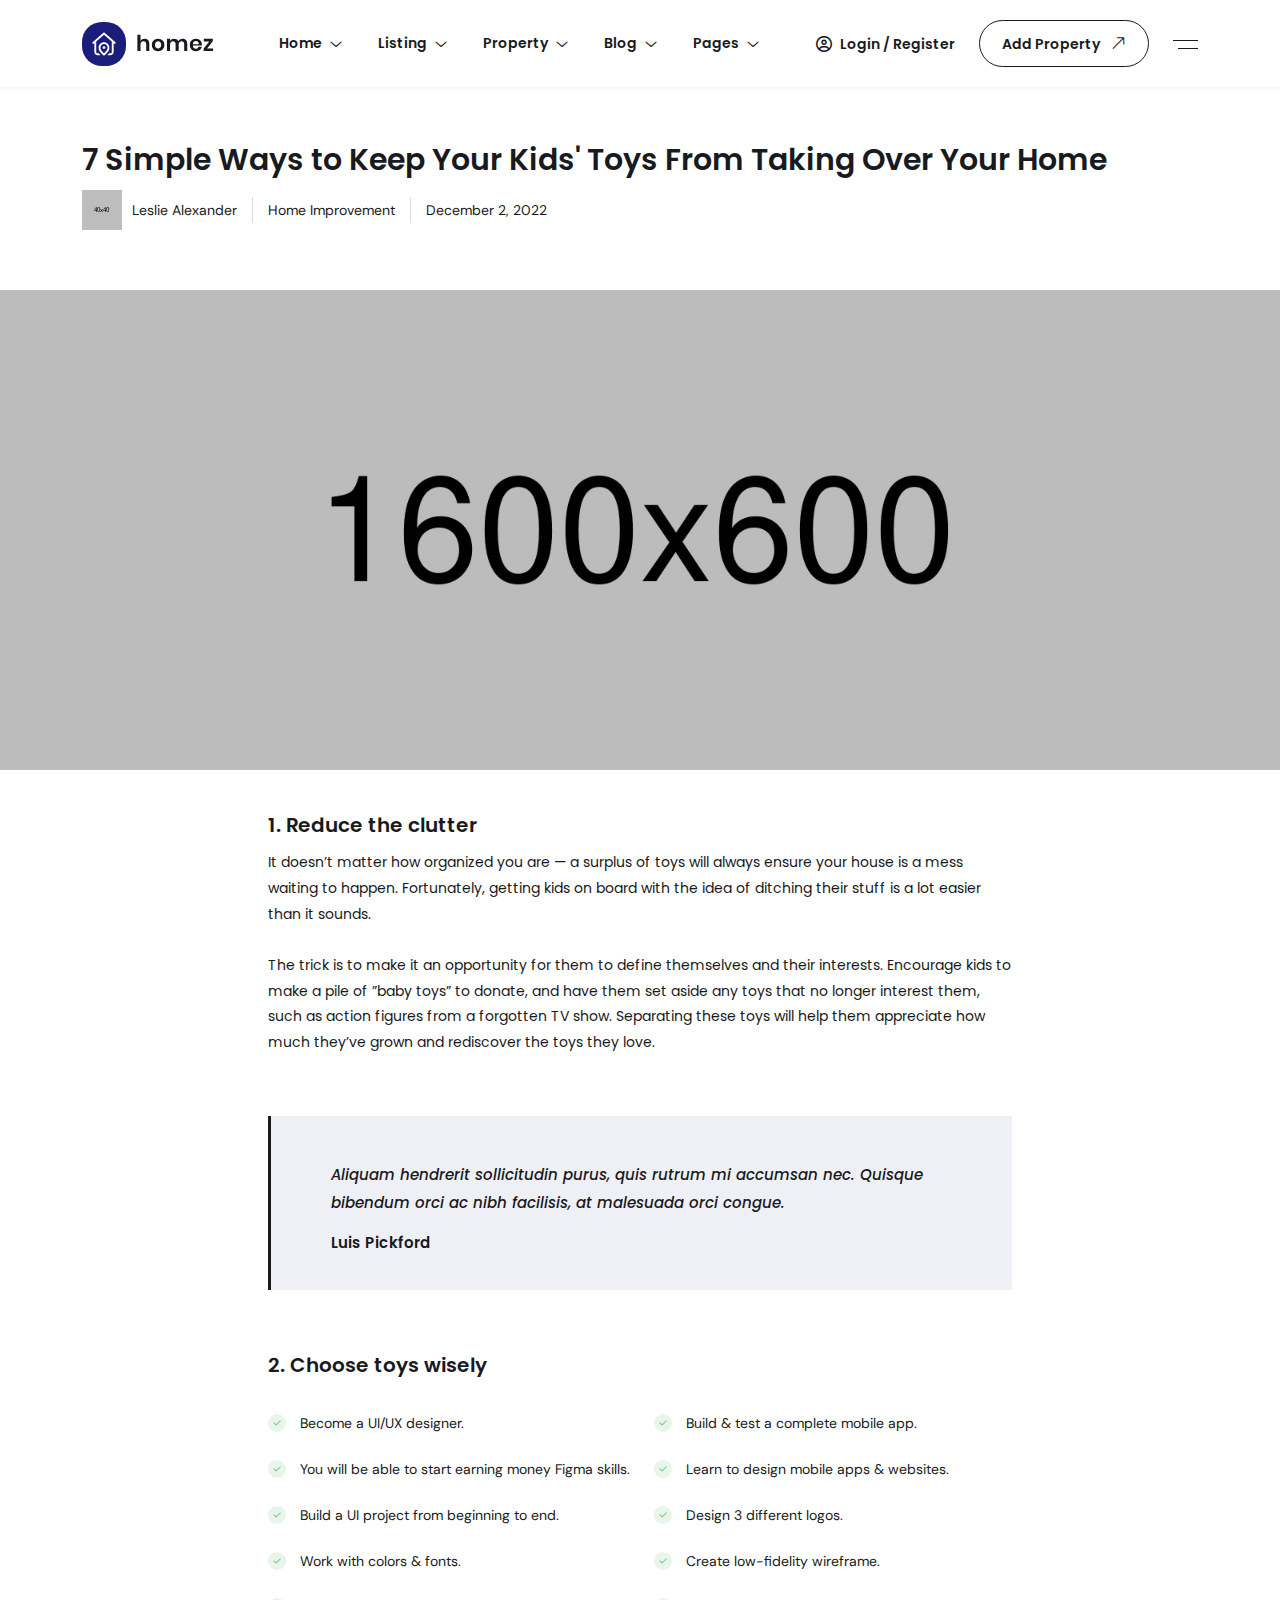
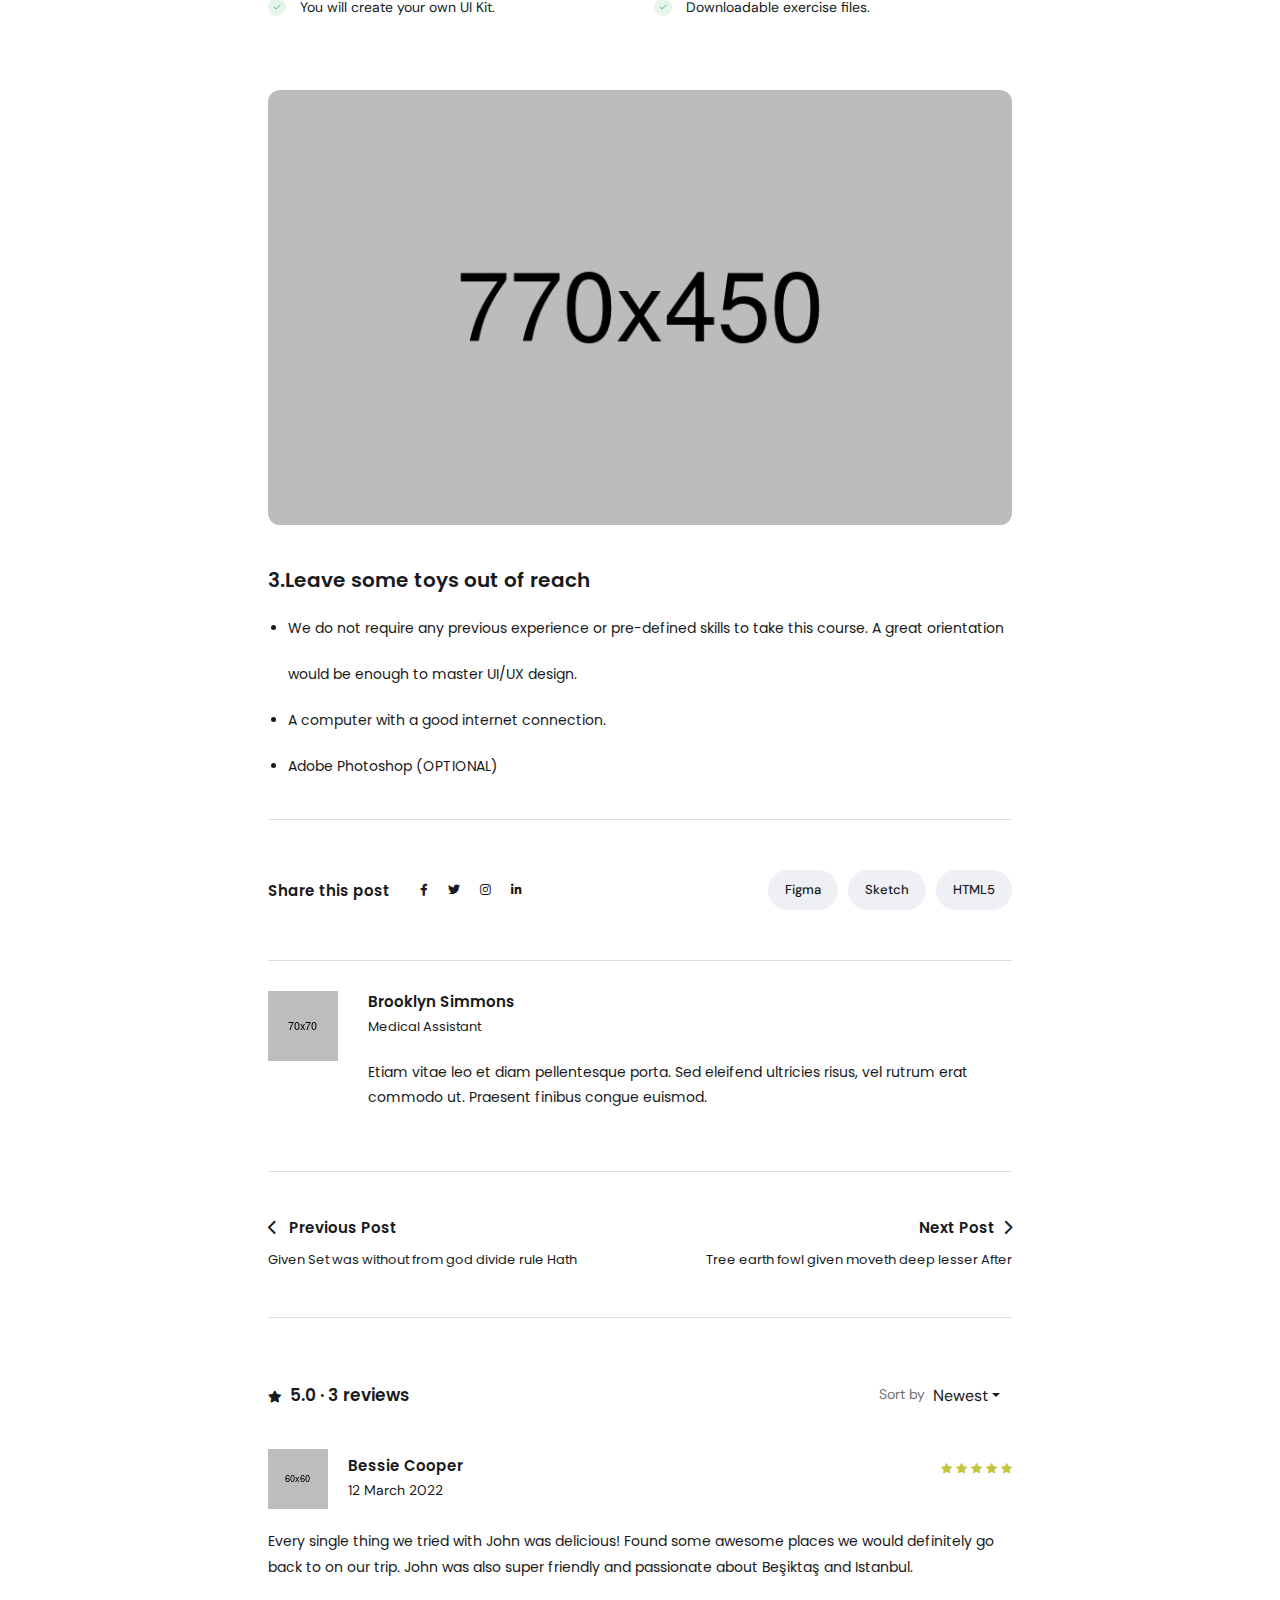
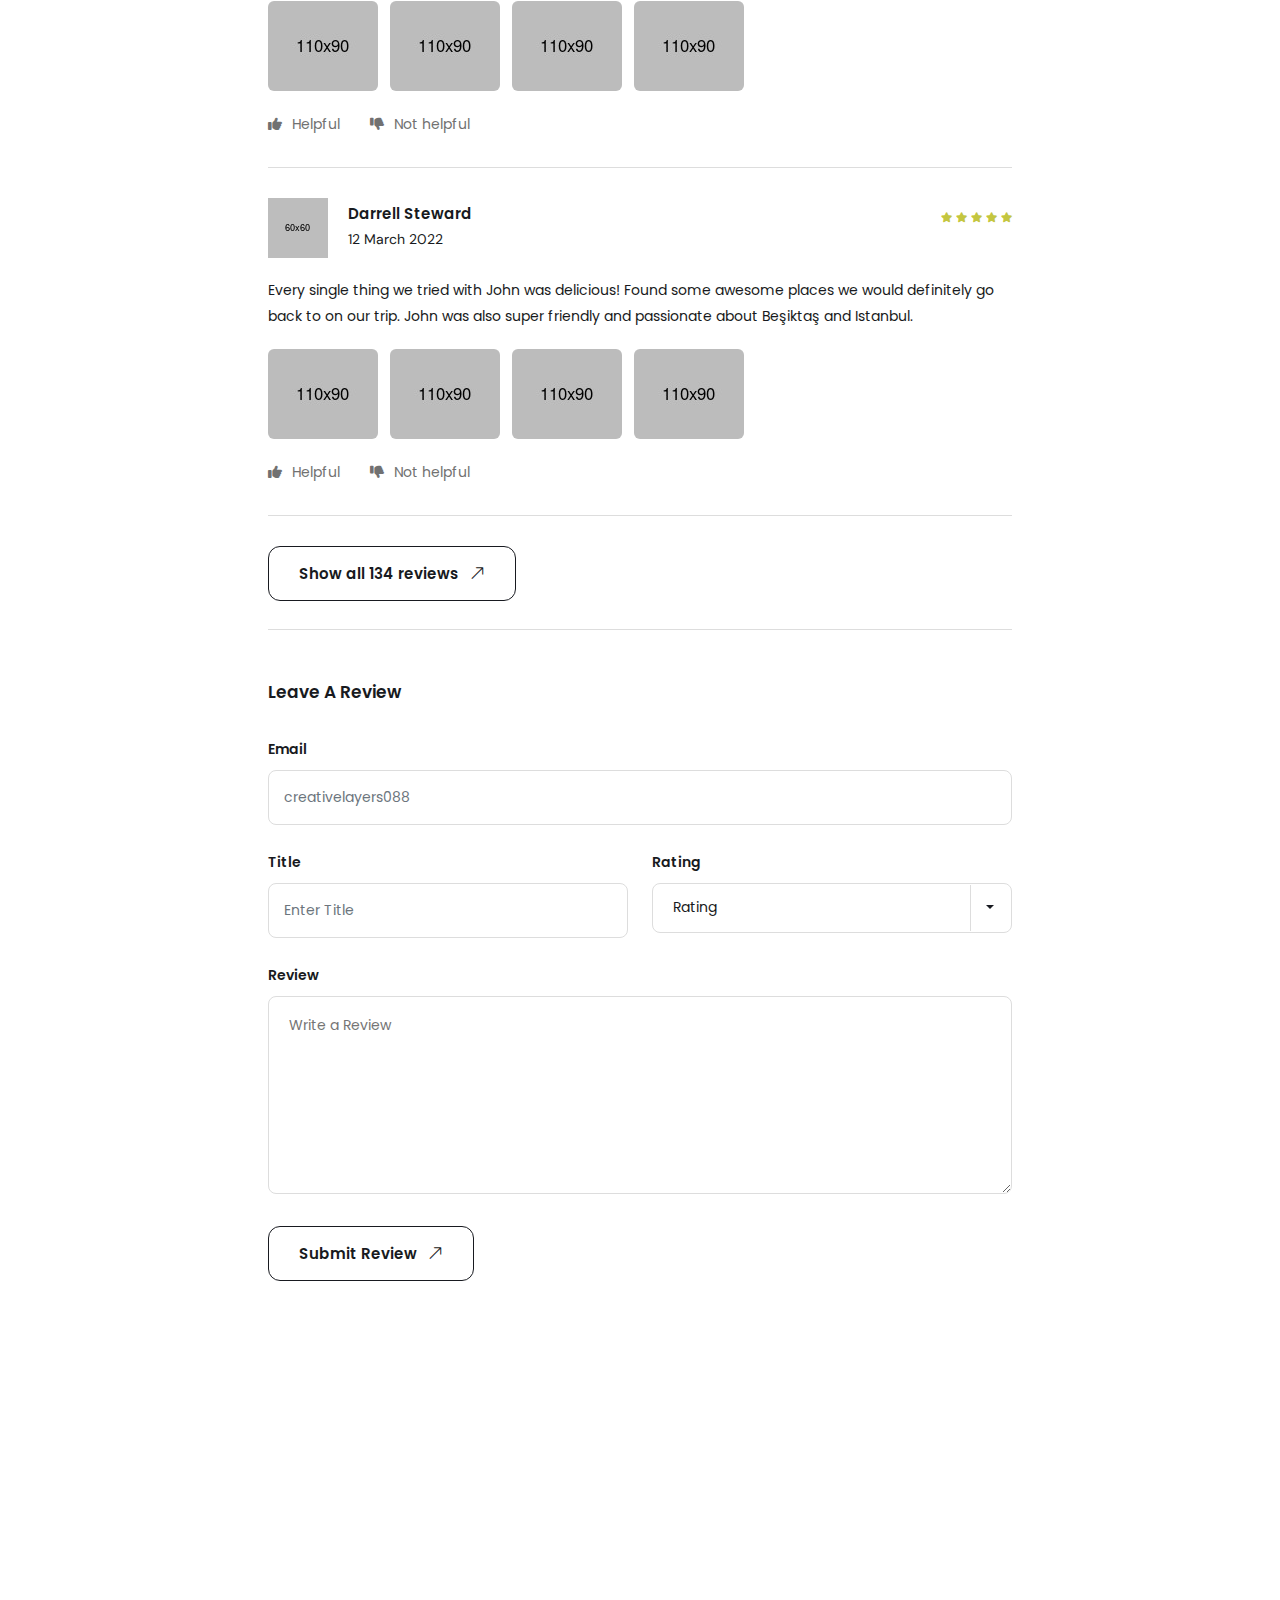
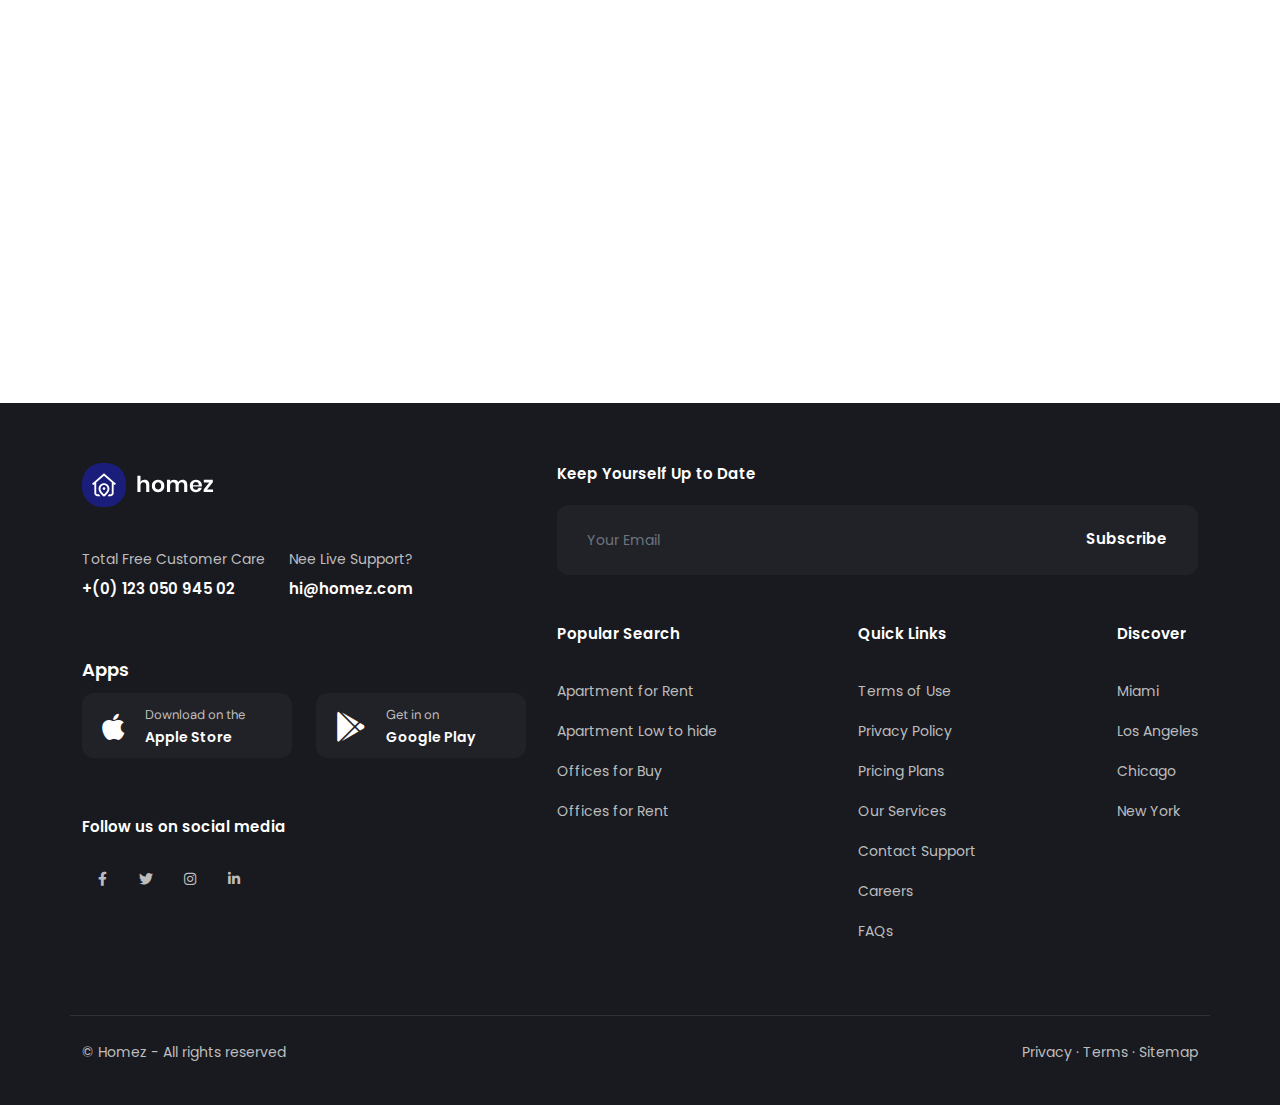
<file: blog-detail.html>
<!DOCTYPE html>
<html dir="ltr" lang="en">
<head>
<meta charset="utf-8">
<meta http-equiv="X-UA-Compatible" content="IE=edge">
<meta name="viewport" content="width=device-width, initial-scale=1">
<meta name="keywords" content="advanced search, agency, agent, classified, directory, house, listing, property, real estate, real estate agency, real estate agent, realestate, realtor, rental">
<meta name="description" content="Homez - Real Estate HTML Template">
<meta name="CreativeLayers" content="ATFN">
<!-- css file -->
<link rel="stylesheet" href="css/bootstrap.min.css">
<link rel="stylesheet" href="css/ace-responsive-menu.css">
<link rel="stylesheet" href="css/menu.css">
<link rel="stylesheet" href="css/fontawesome.css">
<link rel="stylesheet" href="css/flaticon.css">
<link rel="stylesheet" href="css/bootstrap-select.min.css">
<link rel="stylesheet" href="css/ud-custom-spacing.css">
<link rel="stylesheet" href="css/animate.css">
<link rel="stylesheet" href="css/jquery-ui.min.css">
<link rel="stylesheet" href="css/style.css">
<!-- Responsive stylesheet -->
<link rel="stylesheet" href="css/responsive.css">
<!-- Title -->
<title>Homez - Real Estate HTML Template</title>
<!-- Favicon -->
<link href="images/favicon.ico" sizes="128x128" rel="shortcut icon" type="image/x-icon" />
<link href="images/favicon.ico" sizes="128x128" rel="shortcut icon" />
<!-- Apple Touch Icon -->
<link href="images/apple-touch-icon-60x60.png" sizes="60x60" rel="apple-touch-icon">
<link href="images/apple-touch-icon-72x72.png" sizes="72x72" rel="apple-touch-icon">
<link href="images/apple-touch-icon-114x114.png" sizes="114x114" rel="apple-touch-icon">
<link href="images/apple-touch-icon-180x180.png" sizes="180x180" rel="apple-touch-icon">

<!-- HTML5 shim and Respond.js for IE8 support of HTML5 elements and media queries -->
<!-- WARNING: Respond.js doesn't work if you view the page via file:// -->
<!--[if lt IE 9]>
<script src="https://oss.maxcdn.com/html5shiv/3.7.3/html5shiv.min.js"></script>
<script src="https://oss.maxcdn.com/respond/1.4.2/respond.min.js"></script>
<![endif]-->
</head>
<body>
<div class="wrapper ovh">
  <div class="preloader"></div>
  
  <!-- Main Header Nav -->
  <header class="header-nav nav-innerpage-style main-menu">
    <!-- Ace Responsive Menu -->
    <nav class="posr"> 
      <div class="container posr menu_bdrt1">
        <div class="row align-items-center justify-content-between">
          <div class="col-auto">
            <a class="header-logo" href="index.html"><img src="images/header-logo2.svg" alt="Header Logo"></a>
          </div>
          <div class="col-auto">
            <!-- Responsive Menu Structure-->
            <ul id="respMenu" class="ace-responsive-menu" data-menu-style="horizontal">
              <li class="visible_list"> <a class="list-item" href="#"><span class="title">Home</span></a>
                <!-- Level Two-->
                <ul>
                  <li><a href="index.html">Home V1</a></li>
                  <li><a href="index2.html">Home V2</a></li>
                  <li><a href="index3.html">Home V3</a></li>
                  <li><a href="index4.html">Home V4</a></li>
                  <li><a href="index5.html">Home V5</a></li>
                  <li><a href="index6.html">Home V6</a></li>
                  <li><a href="index7.html">Home V7</a></li>
                  <li><a href="index8.html">Home V8</a></li>
                  <li><a href="index9.html">Home V9</a></li>
                  <li><a href="index10.html">Home V10</a></li>
                </ul>
              </li>
              <li class="megamenu_style"> <a  class="list-item" href="#"><span class="title">Listing</span></a>
                <ul class="row dropdown-megamenu">
                  <li class="col mega_menu_list">
                    <h4 class="title">Grid View</h4>
                    <ul>
                      <li><a href="page-grid-default-v1.html">Grid Default v1</a></li>
                      <li><a href="page-grid-default-v2.html">Grid Default v2</a></li>
                      <li><a href="page-property-3-col.html">Grid Full Width 3 Cols</a></li>
                      <li><a href="page-property-4-col.html">Grid Full Width 4 Cols</a></li>
                      <li><a href="page-property-2-col.html">Grid Full Width 2 Cols</a></li>
                      <li><a href="page-property-1-col-v1.html">Grid Full Width 1 Cols v1</a></li>
                      <li><a href="page-property-1-col-v2.html">Grid Full Width 1 Cols v2</a></li>
                      <li><a href="page-property-banner-v1.html">Banner Search v1</a></li>
                      <li><a href="page-property-banner-v2.html">Banner Search v2</a></li>
                    </ul>
                  </li>
                    <li class="col mega_menu_list">
                      <h4 class="title">Map Style</h4>
                      <ul>
                        <li><a href="page-property-header-map-style.html">Header Map Style</a></li>
                        <li><a href="page-property-half-map-v1.html">Map V1</a></li>
                        <li><a href="page-property-half-map-v2.html">Map V2</a></li>
                        <li><a href="page-property-half-map-v3.html">Map V3</a></li>
                        <li><a href="page-property-half-map-v4.html">Map V4</a></li>
                      </ul>
                    </li>
                  <li class="col mega_menu_list">
                    <h4 class="title">List View</h4>
                    <ul>
                      <li><a href="page-property-list.html">List v1</a></li>
                      <li><a href="page-property-list-all.html">List All Style</a></li>
                    </ul>
                  </li>
                </ul>
              </li>
              <li class="visible_list"> <a class="list-item" href="#"><span class="title">Property</span></a>
                <ul>
                    <li> <a href="#"><span class="title">Agents</span></a>
                      <ul>
                        <li><a href="page-agents.html">Agents</a></li>
                        <li><a href="page-agent-single.html">Agent Single</a></li>
                        <li><a href="page-agency.html">Agency</a></li>
                        <li><a href="page-agency-single.html">Agency Single</a></li>
                      </ul>
                    </li>
                    <li> <a href="#"><span class="title">Dashboard</span></a>
                      <ul>
                        <li><a href="page-dashboard.html">Dashboard</a></li>
                        <li><a href="page-dashboard-message.html">Message</a></li>
                        <li><a href="page-dashboard-add-property.html">New Property</a></li>
                        <li><a href="page-dashboard-properties.html">My Properties</a></li>
                        <li><a href="page-dashboard-favorites.html">My Favorites</a></li>
                        <li><a href="page-dashboard-savesearch.html">Saved Search</a></li>
                        <li><a href="page-dashboard-review.html">Reviews</a></li>
                        <li><a href="page-dashboard-package.html">My Package</a></li>
                        <li><a href="page-dashboard-profile.html">My Profile</a></li>
                      </ul>
                    </li>
                    <li> <a href="#"><span class="title">Map Style</span></a>
                      <ul>
                        <li><a href="page-property-header-map-style.html">Header Map Style</a></li>
                        <li><a href="page-property-half-map-v1.html">Half Map Style v1</a></li>
                        <li><a href="page-property-half-map-v2.html">Half Map Style v2</a></li>
                        <li><a href="page-property-half-map-v3.html">Half Map Style v3</a></li>
                        <li><a href="page-property-half-map-v4.html">Half Map Style v4</a></li>
                      </ul>
                    </li>
                    <li> <a href="#"><span class="title">Single Style</span></a>
                      <ul>
                        <li><a href="page-property-single-v1.html">Single V1</a></li>
                        <li><a href="page-property-single-v2.html">Single V2</a></li>
                        <li><a href="page-property-single-v3.html">Single V3</a></li>
                        <li><a href="page-property-single-v4.html">Single V4</a></li>
                        <li><a href="page-property-single-v5.html">Single V5</a></li>
                        <li><a href="page-property-single-v6.html">Single V6</a></li>
                        <li><a href="page-property-single-v7.html">Single V7</a></li>
                        <li><a href="page-property-single-v8.html">Single V8</a></li>
                        <li><a href="page-property-single-v9.html">Single V9</a></li>
                        <li><a href="page-property-single-v10.html">Single V10</a></li>
                      </ul>
                    </li>
                </ul>
              </li>
              <li class="visible_list"> <a class="list-item" href="#"><span class="title">Blog</span></a>
                <ul>
                  <li><a href="page-blog-v1.html">List V1</a></li>
                  <li><a href="page-blog-v2.html">List V2</a></li>
                  <li><a href="page-blog-v3.html">List V3</a></li>
                  <li><a href="page-blog-single.html">Single</a></li>
                </ul>
              </li>
              <li class="visible_list"> <a class="list-item" href="#"><span class="title">Pages</span></a>
                <ul>
                  <li><a href="page-about.html">About</a></li>
                  <li><a href="page-contact.html">Contact</a></li>
                  <li><a href="page-compare.html">Compare</a></li>
                  <li><a href="page-pricing.html">Pricing</a></li>
                  <li><a href="page-faq.html">Faq</a></li>
                  <li><a href="page-login.html">Login</a></li>
                  <li><a href="page-register.html">Register</a></li>
                  <li><a href="page-error.html">404</a></li>
                  <li><a href="page-invoice.html">Invoices</a></li>
                  <li><a href="page-ui-element.html">UI Elements</a></li>
                </ul>
              </li>
            </ul>
          </div>
          <div class="col-auto">
            <div class="d-flex align-items-center">
              <a class="login-info d-flex align-items-center" data-bs-toggle="modal" href="#exampleModalToggle" role="button"><i class="far fa-user-circle fz16 me-2"></i> <span class="d-none d-xl-block">Login / Register</span></a>
              <a class="ud-btn btn-transparent add-property bdrs60 mx-2 mx-xl-4" href="page-dashboard-add-property.html">Add Property<i class="fal fa-arrow-right-long"></i></a>
              <a class="sidemenu-btn filter-btn-right" href="#"><img src="images/dark-nav-icon.svg" alt=""></a>
            </div>
          </div>
        </div>
      </div>
    </nav>
  </header>
  <!-- Signup Modal -->
  <div class="signup-modal">
    <div class="modal fade" id="exampleModalToggle" aria-hidden="true" aria-labelledby="exampleModalToggleLabel" tabindex="-1">
      <div class="modal-dialog modal-dialog-centered">
        <div class="modal-content">
          <div class="modal-header">
            <h5 class="modal-title" id="exampleModalToggleLabel">Welcome to Realton</h5>
            <button type="button" class="btn-close" data-bs-dismiss="modal" aria-label="Close"></button>
          </div>
          <div class="modal-body">
            <div class="log-reg-form">
              <div class="navtab-style2">
                <nav>
                  <div class="nav nav-tabs mb20" id="nav-tab" role="tablist">
                    <button class="nav-link active fw600" id="nav-home-tab" data-bs-toggle="tab" data-bs-target="#nav-home" type="button" role="tab" aria-controls="nav-home" aria-selected="true">Sign In</button>
                    <button class="nav-link fw600" id="nav-profile-tab" data-bs-toggle="tab" data-bs-target="#nav-profile" type="button" role="tab" aria-controls="nav-profile" aria-selected="false">New Account</button>
                  </div>
                </nav>
                <div class="tab-content" id="nav-tabContent2">
                  <div class="tab-pane fade show active fz15" id="nav-home" role="tabpanel" aria-labelledby="nav-home-tab">
                    <div class="form-style1">
                      <div class="mb25">
                        <label class="form-label fw600 dark-color">Email</label>
                        <input type="email" class="form-control" placeholder="Enter Email">
                      </div>
                      <div class="mb15">
                        <label class="form-label fw600 dark-color">Password</label>
                        <input type="text" class="form-control" placeholder="Enter Password">
                      </div>
                      <div class="checkbox-style1 d-block d-sm-flex align-items-center justify-content-between mb10">
                        <label class="custom_checkbox fz14 ff-heading">Remember me
                          <input type="checkbox" checked="checked">
                          <span class="checkmark"></span>
                        </label>
                        <a class="fz14 ff-heading" href="#">Lost your password?</a>
                      </div>
                      <div class="d-grid mb20">
                        <button class="ud-btn btn-thm" type="button">Sign in <i class="fal fa-arrow-right-long"></i></button>
                      </div>
                      <div class="hr_content mb20"><hr><span class="hr_top_text">OR</span></div>
                      <div class="d-grid mb10">
                        <button class="ud-btn btn-white" type="button"><i class="fab fa-google"></i> Continue Google</button>
                      </div>
                      <div class="d-grid mb10">
                        <button class="ud-btn btn-fb" type="button"><i class="fab fa-facebook-f"></i> Continue Facebook</button>
                      </div>
                      <div class="d-grid mb20">
                        <button class="ud-btn btn-apple" type="button"><i class="fab fa-apple"></i> Continue Apple</button>
                      </div>
                      <p class="dark-color text-center mb0 mt10">Not signed up? <a class="dark-color fw600" href="page-register.html">Create an account.</a></p>
                    </div>
                  </div>
                  <div class="tab-pane fade fz15" id="nav-profile" role="tabpanel" aria-labelledby="nav-profile-tab">
                    <div class="form-style1">
                      <div class="mb25">
                        <label class="form-label fw600 dark-color">Email</label>
                        <input type="email" class="form-control" placeholder="Enter Email">
                      </div>
                      <div class="mb20">
                        <label class="form-label fw600 dark-color">Password</label>
                        <input type="text" class="form-control" placeholder="Enter Password">
                      </div>
                      <div class="d-grid mb20">
                        <button class="ud-btn btn-thm" type="button">Create account <i class="fal fa-arrow-right-long"></i></button>
                      </div>
                      <div class="hr_content mb20"><hr><span class="hr_top_text">OR</span></div>
                      <div class="d-grid mb10">
                        <button class="ud-btn btn-white" type="button"><i class="fab fa-google"></i> Continue Google</button>
                      </div>
                      <div class="d-grid mb10">
                        <button class="ud-btn btn-fb" type="button"><i class="fab fa-facebook-f"></i> Continue Facebook</button>
                      </div>
                      <div class="d-grid mb20">
                        <button class="ud-btn btn-apple" type="button"><i class="fab fa-apple"></i> Continue Apple</button>
                      </div>
                      <p class="dark-color text-center mb0 mt10">Not signed up? <a class="dark-color fw600" href="page-register.html">Create an account.</a></p>
                    </div>
                  </div>
                </div>
              </div>
            </div>
          </div>
        </div>
      </div>
    </div>
  </div>
  <!-- Menu In Hiddn SideBar -->
  <div class="rightside-hidden-bar">
    <div class="hsidebar-header">
      <div class="sidebar-close-icon"><span class="far fa-times"></span></div>
      <h4 class="title">Welcome to Realton</h4>
    </div>
    <div class="hsidebar-content">
      <div class="hiddenbar_navbar_content">
        <div class="hiddenbar_navbar_menu">
          <ul class="navbar-nav">
            <li class="nav-item"> <a class="nav-link" href="" role="button">Apartments</a></li>
            <li class="nav-item"> <a class="nav-link" href="" role="button">Bungalow</a></li>
            <li class="nav-item"> <a class="nav-link" href="" role="button">Houses</a></li>
            <li class="nav-item"> <a class="nav-link" href="" role="button">Loft</a></li>
            <li class="nav-item"> <a class="nav-link" href="" role="button">Office</a></li>
            <li class="nav-item"> <a class="nav-link" href="" role="button">Townhome</a></li>
            <li class="nav-item"> <a class="nav-link" href="" role="button">Villa</a></li>
          </ul>
        </div>
        <div class="hiddenbar_footer position-relative bdrt1">
          <div class="row pt45 pb30 pl30">
            <div class="col-auto">
              <div class="contact-info">
                <p class="info-title dark-color">Total Free Customer Care</p>
                <h6 class="info-phone dark-color"><a href="+(0)-123-050-945-02">+(0) 123 050 945 02</a></h6>
              </div>
            </div>
            <div class="col-auto">
              <div class="contact-info">
                <p class="info-title dark-color">Nee Live Support?</p>
                <h6 class="info-mail dark-color"><a href="mailto:hi@homez.com">hi@homez.com</a></h6>
              </div>
            </div>
          </div>
          <div class="row pt30 pb30 bdrt1">
            <div class="col-auto">
              <div class="social-style-sidebar d-flex align-items-center pl30">
                <h6 class="me-4 mb-0">Follow us</h6>
                <a class="me-3" href=""><i class="fab fa-facebook-f"></i></a>
                <a class="me-3" href=""><i class="fab fa-twitter"></i></a>
                <a class="me-3" href=""><i class="fab fa-instagram"></i></a>
                <a class="me-3" href=""><i class="fab fa-linkedin-in"></i></a>
              </div>
            </div>
          </div>
        </div>
      </div>
    </div>
  </div>
  <!--End Menu In Hiddn SideBar --> 
  <!-- Filter Content In Hiddn SideBar -->
  <div class="lefttside-hidden-bar">
    <div class="hsidebar-header">
      <div class="sidebar-close-icon"><span class="far fa-times"></span></div>
      <h4 class="title">Find your home</h4>
    </div>
    <div class="hsidebar-content">
    </div>
  </div>
  <!--End Filter Content In Hiddn SideBar -->

  <div class="hiddenbar-body-ovelay"></div>

  <!-- Mobile Nav  -->
  <div id="page" class="mobilie_header_nav stylehome1">
    <div class="mobile-menu">
      <div class="header innerpage-style">
        <div class="menu_and_widgets">
          <div class="mobile_menu_bar d-flex justify-content-between align-items-center">
            <a class="menubar" href="#menu"><img src="images/mobile-dark-nav-icon.svg" alt=""></a>
            <a class="mobile_logo" href="#"><img src="images/header-logo2.svg" alt=""></a>
            <a href="page-login.html"><span class="icon fz18 far fa-user-circle"></span></a>
          </div>
        </div>
      </div>
    </div>
    <!-- /.mobile-menu -->
    <nav id="menu" class="">
      <ul>
        <li><span>Home</span>
          <ul>
            <li><a href="index.html">Home V1</a></li>
            <li><a href="index2.html">Home V2</a></li>
            <li><a href="index3.html">Home V3</a></li>
            <li><a href="index4.html">Home V4</a></li>
            <li><a href="index5.html">Home V5</a></li>
            <li><a href="index6.html">Home V6</a></li>
            <li><a href="index7.html">Home V7</a></li>
            <li><a href="index8.html">Home V8</a></li>
            <li><a href="index9.html">Home V9</a></li>
            <li><a href="index10.html">Home V10</a></li>
          </ul>
        </li>
        <li><span>Property Listign</span>
          <ul>
            <li><span>Listing Grid</span>
              <ul>
                <li><a href="page-grid-default-v1.html">Grid Default v1</a></li>
                <li><a href="page-grid-default-v2.html">Grid Default v2</a></li>
                <li><a href="page-property-3-col.html">Grid Full Width 3 Cols</a></li>
                <li><a href="page-property-4-col.html">Grid Full Width 4 Cols</a></li>
                <li><a href="page-property-2-col.html">Grid Full Width 2 Cols</a></li>
                <li><a href="page-property-1-col-v1.html">Grid Full Width 1 Cols v1</a></li>
                <li><a href="page-property-1-col-v2.html">Grid Full Width 1 Cols v2</a></li>
                <li><a href="page-property-banner-v1.html">Banner Search v1</a></li>
                <li><a href="page-property-banner-v2.html">Banner Search v2</a></li>
              </ul>
            </li>
            <li><span>List Style</span>
              <ul>
                <li><a href="page-property-list.html">Style V1</a></li>
                <li><a href="page-property-list-all.html">All List</a></li>
              </ul>
            </li>
            <li><span>Listing Single</span>
              <ul>
                <li><a href="page-property-single-v1.html">Single V1</a></li>
                <li><a href="page-property-single-v2.html">Single V2</a></li>
                <li><a href="page-property-single-v3.html">Single V3</a></li>
                <li><a href="page-property-single-v4.html">Single V4</a></li>
                <li><a href="page-property-single-v5.html">Single V5</a></li>
                <li><a href="page-property-single-v6.html">Single V6</a></li>
                <li><a href="page-property-single-v7.html">Single V7</a></li>
                <li><a href="page-property-single-v8.html">Single V8</a></li>
                <li><a href="page-property-single-v9.html">Single V9</a></li>
                <li><a href="page-property-single-v10.html">Single V10</a></li>
              </ul>
            </li>
            <li><span>Map Style</span>
              <ul>
                <li><a href="page-property-header-map-style.html">Map Header</a></li>
                <li><a href="page-property-half-map-v1.html">Map V1</a></li>
                <li><a href="page-property-half-map-v2.html">Map V2</a></li>
                <li><a href="page-property-half-map-v3.html">Map V3</a></li>
                <li><a href="page-property-half-map-v4.html">Map V4</a></li>
              </ul>
            </li>
          </ul>
        </li>
        <li><span>User Dashboard</span>
          <ul>
            <li><a href="page-dashboard.html">Dashboard</a></li>
            <li><a href="page-dashboard-message.html">Message</a></li>
            <li><a href="page-dashboard-add-property.html">New Property</a></li>
            <li><a href="page-dashboard-properties.html">My Properties</a></li>
            <li><a href="page-dashboard-favorites.html">My Favorites</a></li>
            <li><a href="page-dashboard-savesearch.html">Saved Search</a></li>
            <li><a href="page-dashboard-review.html">Reviews</a></li>
            <li><a href="page-dashboard-package.html">My Package</a></li>
            <li><a href="page-dashboard-profile.html">My Profile</a></li>
          </ul>
        </li>
        <li><span>Blog</span>
          <ul>
            <li><a href="page-blog-v1.html">List V1</a></li>
            <li><a href="page-blog-v2.html">List V2</a></li>
            <li><a href="page-blog-v3.html">List V3</a></li>
            <li><a href="page-blog-single.html">Single</a></li>
          </ul>
        </li>
        <li><span>Pages</span>
          <ul>
            <li><a href="page-about.html">About</a></li>
            <li><a href="page-contact.html">Contact</a></li>
            <li><a href="page-compare.html">Compare</a></li>
            <li><a href="page-pricing.html">Pricing</a></li>
            <li><a href="page-faq.html">Faq</a></li>
            <li><a href="page-login.html">Login</a></li>
            <li><a href="page-register.html">Register</a></li>
            <li><a href="page-error.html">404</a></li>
            <li><a href="page-invoice.html">Invoices</a></li>
            <li><a href="page-ui-element.html">UI Elements</a></li>
          </ul>
        </li>
        <li class="px-3 mobile-menu-btn">
          <a href="page-dashboard-add-property.html" class="ud-btn btn-thm text-white">Submit Property<i class="fal fa-arrow-right-long"></i></a>
        </li>
        <!-- Only for Mobile View -->
      </ul>
    </nav>
  </div>

  <div class="body_content">
    <!-- Blog Section Area -->
    <section class="our-blog pt50">
      <div class="container">
        <div class="row wow fadeInUp" data-wow-delay="100ms">
          <div class="col-lg-12">
            <h2 class="blog-title">7 Simple Ways to Keep Your Kids' Toys From Taking Over Your Home</h2>
            <div class="blog-single-meta">
              <div class="post-author d-sm-flex align-items-center">
                <img class="mr10" src="images/blog/author-1.png" alt=""><a class="pr15 bdrr1" href="">Leslie Alexander</a><a class="ml15 pr15 bdrr1" href="">Home Improvement</a><a class="ml15" href="">December 2, 2022</a>
              </div>
            </div>
          </div>
        </div>
      </div>
      <div class="mx-auto maxw1600 mt60 wow fadeInUp" data-wow-delay="300ms">
        <div class="row">
          <div class="col-lg-12">
            <div class="large-thumb"><img class="w-100" src="images/blog/blog-single-1.jpg" alt=""></div>
          </div>
        </div>
      </div>
      <div class="container">
        <div class="roww wow fadeInUp" data-wow-delay="500ms">
          <div class="col-xl-8 offset-xl-2">
            <div class="ui-content mt40 mb60">
              <h4 class="mb10">1. Reduce the clutter</h4>
              <p class="mb25 ff-heading">It doesn’t matter how organized you are — a surplus of toys will always ensure your house is a mess waiting to happen. Fortunately, getting kids on board with the idea of ditching their stuff is a lot easier than it sounds.</p>
              <p class="ff-heading">The trick is to make it an opportunity for them to define themselves and their interests. Encourage kids to make a pile of ”baby toys” to donate, and have them set aside any toys that no longer interest them, such as action figures from a forgotten TV show. Separating these toys will help them appreciate how much they’ve grown and rediscover the toys they love.</p>
            </div>
            <div class="blockquote-style1 mb60">
              <blockquote class="blockquote">
                <p class="fst-italic fz15 fw500 ff-heading">Aliquam hendrerit sollicitudin purus, quis rutrum mi accumsan nec. Quisque bibendum orci ac nibh facilisis, at malesuada orci congue.</p>
                <h6 class="quote-title">Luis Pickford</h6>
              </blockquote>
            </div>
            <div class="ui-content">
              <h4 class="title">2. Choose toys wisely</h4>
            </div>
            <div class="row">
              <div class="col-auto">
                <div class="ui-content">
                  <div class="list-style1">
                    <ul>
                      <li><i class="far fa-check text-thm3 bgc-thm3-light"></i>Become a UI/UX designer.</li>
                      <li><i class="far fa-check text-thm3 bgc-thm3-light"></i>You will be able to start earning money Figma skills.</li>
                      <li><i class="far fa-check text-thm3 bgc-thm3-light"></i>Build a UI project from beginning to end.</li>
                      <li><i class="far fa-check text-thm3 bgc-thm3-light"></i>Work with colors & fonts.</li>
                      <li><i class="far fa-check text-thm3 bgc-thm3-light"></i>You will create your own UI Kit.</li>
                    </ul>
                  </div>
                </div>
              </div>
              <div class="col-auto">
                <div class="ui-content">
                  <div class="list-style1">
                    <ul>
                      <li><i class="far fa-check text-thm3 bgc-thm3-light"></i>Build & test a complete mobile app.</li>
                      <li><i class="far fa-check text-thm3 bgc-thm3-light"></i>Learn to design mobile apps & websites.</li>
                      <li><i class="far fa-check text-thm3 bgc-thm3-light"></i>Design 3 different logos.</li>
                      <li><i class="far fa-check text-thm3 bgc-thm3-light"></i>Create low-fidelity wireframe.</li>
                      <li><i class="far fa-check text-thm3 bgc-thm3-light"></i>Downloadable exercise files.</li>
                    </ul>
                  </div>
                </div>
              </div>
            </div>
            <div class="col-lg-12 mt40">
              <img src="images/blog/blog-single-2.jpg" alt="" class="bdrs12 post-img-2 w-100">
            </div>
            <div class="ui-content mt40 mb30">
              <h4 class="mb10">3.Leave some toys out of reach</h4>
              <div class="custom_bsp_grid">
                <ul class="list-style-type-bullet p-0 ml20">
                  <li>We do not require any previous experience or pre-defined skills to take this course. A great orientation would be enough to master UI/UX design.</li>
                  <li>A computer with a good internet connection.</li>
                  <li>Adobe Photoshop (OPTIONAL)</li>
                </ul>
              </div>
            </div>
            <div class="bdrt1 bdrb1 d-block d-sm-flex justify-content-between pt50 pt30-sm pb50 pb30-sm">
              <div class="blog_post_share d-flex align-items-center mb10-sm">
                <span class="mr30">Share this post</span>
                <a class="mr20" href="#"><i class="fab fa-facebook-f"></i></a>
                <a class="mr20" href="#"><i class="fab fa-twitter"></i></a>
                <a class="mr20" href="#"><i class="fab fa-instagram"></i></a>
                <a href="#"><i class="fab fa-linkedin-in"></i></a>
              </div>
              <div class="bsp_tags d-flex">
                <a class="mr10" href="#">Figma</a>
                <a class="mr10" href="#">Sketch</a>
                <a href="#">HTML5</a>
              </div>
            </div>
            <div class="bsp_comments bdrb1 d-block d-sm-flex justify-content-between pt30 pb45 pb30-sm">
              <div class="mbp_first d-flex">
                <div class="flex-shrink-0"> <img src="images/blog/comments-1.png" class="mr-3" alt="comments-1.png"> </div>
                <div class="flex-grow-1 ml30">
                  <h6 class="mb0">Brooklyn Simmons</h6>
                  <div class="text fz13 mb20">Medical Assistant</div>
                  <p class="text">Etiam vitae leo et diam pellentesque porta. Sed eleifend ultricies risus, vel rutrum erat commodo ut. Praesent finibus congue euismod.</p>
                </div>
              </div>
            </div>
            <div class="mbp_pagination_tab bdrb1">
              <div class="row justify-content-between pt45 pt30-sm pb45 pb30-sm">
                <div class="col-md-6">
                  <div class="pag_prev">
                    <a href="">
                      <h6><span class="fas fa-chevron-left pe-2"></span> Previous Post</h6>
                      <p class="fz13 text mb-0">Given Set was without from god divide rule Hath</p>
                    </a>
                  </div>
                </div>
                <div class="col-md-6">
                  <div class="pag_next">
                    <a href="" class="text-end">
                      <h6>Next Post<span class="fas fa-chevron-right ps-2"></span></h6>
                      <p class="fz13 text mb-0">Tree earth fowl given moveth deep lesser After</p>
                    </a>
                  </div>
                </div>
              </div>
            </div>
            <div class="product_single_content mb50">
              <div class="mbp_pagination_comments">
                <div class="row">
                  <div class="col-lg-12">
                    <div class="total_review d-flex align-items-center justify-content-between mb20 mt60">
                      <h6 class="fz17 mb15"><i class="fas fa-star fz12 pe-2"></i>5.0 · 3 reviews</h6>
                      <div class="page_control_shorting d-flex align-items-center justify-content-center justify-content-sm-end">
                        <div class="pcs_dropdown mb15"><span>Sort by</span>
                          <select class="selectpicker show-tick">
                            <option>Newest</option>
                            <option>Best Seller</option>
                            <option>Best Match</option>
                            <option>Price Low</option>
                            <option>Price High</option>
                          </select>
                        </div>
                      </div>
                    </div>
                  </div>
                  <div class="col-md-12">
                    <div class="mbp_first position-relative d-flex align-items-center justify-content-start mb30-sm">
                      <img src="images/blog/comments-2.png" class="mr-3" alt="comments-2.png">
                      <div class="ml20">
                        <h6 class="mt-0 mb-0">Bessie Cooper</h6>
                        <div><span class="fz14">12 March 2022</span>
                          <div class="blog-single-review">
                            <ul class="mb0 ps-0">
                              <li class="list-inline-item me-0"><a href="#"><i class="fas fa-star review-color2 fz10"></i></a></li>
                              <li class="list-inline-item me-0"><a href="#"><i class="fas fa-star review-color2 fz10"></i></a></li>
                              <li class="list-inline-item me-0"><a href="#"><i class="fas fa-star review-color2 fz10"></i></a></li>
                              <li class="list-inline-item me-0"><a href="#"><i class="fas fa-star review-color2 fz10"></i></a></li>
                              <li class="list-inline-item me-0"><a href="#"><i class="fas fa-star review-color2 fz10"></i></a></li>
                            </ul>
                          </div>
                        </div>
                      </div>
                    </div>
                    <p class="text mt20 mb20">Every single thing we tried with John was delicious! Found some awesome places we would definitely go back to on our trip. John was also super friendly and passionate about Beşiktaş and Istanbul.</p>
                    <ul class="mb20 ps-0">
                      <li class="list-inline-item mb5-xs"><img class="bdrs6" src="images/blog/blog-single-3.jpg" alt="review-img"></li>
                      <li class="list-inline-item mb5-xs"><img class="bdrs6" src="images/blog/blog-single-4.jpg" alt="review-img"></li>
                      <li class="list-inline-item mb5-xs"><img class="bdrs6" src="images/blog/blog-single-5.jpg" alt="review-img"></li>
                      <li class="list-inline-item mb5-xs"><img class="bdrs6" src="images/blog/blog-single-6.jpg" alt="review-img"></li>
                    </ul>
                    <div class="review_cansel_btns d-flex bdrb1 pb30">
                      <a href="#"><i class="fas fa-thumbs-up"></i>Helpful</a>
                      <a href="#"><i class="fas fa-thumbs-down"></i>Not helpful</a>
                    </div>
                  </div>
                  <div class="col-md-12">
                    <div class="mbp_first position-relative d-flex align-items-center justify-content-start mt30 mb30-sm">
                      <img src="images/blog/comments-2.png" class="mr-3" alt="comments-2.png">
                      <div class="ml20">
                        <h6 class="mt-0 mb-0">Darrell Steward</h6>
                        <div><span class="fz14">12 March 2022</span>
                          <div class="blog-single-review">
                            <ul class="mb0 ps-0">
                              <li class="list-inline-item me-0"><a href="#"><i class="fas fa-star review-color2 fz10"></i></a></li>
                              <li class="list-inline-item me-0"><a href="#"><i class="fas fa-star review-color2 fz10"></i></a></li>
                              <li class="list-inline-item me-0"><a href="#"><i class="fas fa-star review-color2 fz10"></i></a></li>
                              <li class="list-inline-item me-0"><a href="#"><i class="fas fa-star review-color2 fz10"></i></a></li>
                              <li class="list-inline-item me-0"><a href="#"><i class="fas fa-star review-color2 fz10"></i></a></li>
                            </ul>
                          </div>
                        </div>
                      </div>
                    </div>
                    <p class="text mt20 mb20">Every single thing we tried with John was delicious! Found some awesome places we would definitely go back to on our trip. John was also super friendly and passionate about Beşiktaş and Istanbul.</p>
                    <ul class="mb20 ps-0">
                      <li class="list-inline-item mb5-xs"><img class="bdrs6" src="images/blog/blog-single-3.jpg" alt="review-img"></li>
                      <li class="list-inline-item mb5-xs"><img class="bdrs6" src="images/blog/blog-single-4.jpg" alt="review-img"></li>
                      <li class="list-inline-item mb5-xs"><img class="bdrs6" src="images/blog/blog-single-5.jpg" alt="review-img"></li>
                      <li class="list-inline-item mb5-xs"><img class="bdrs6" src="images/blog/blog-single-6.jpg" alt="review-img"></li>
                    </ul>
                    <div class="review_cansel_btns d-flex bdrb1 pb30">
                      <a href="#"><i class="fas fa-thumbs-up"></i>Helpful</a>
                      <a href="#"><i class="fas fa-thumbs-down"></i>Not helpful</a>
                    </div>
                  </div>
                  <div class="col-md-12">
                    <div class="position-relative bdrb1 pt30 pb20">
                      <a href="page-property-single-v1.html" class="ud-btn btn-white2">Show all 134 reviews<i class="fal fa-arrow-right-long"></i></a>
                    </div>
                  </div>
                </div>
              </div>
            </div>
            <div class="bsp_reveiw_wrt">
              <h6 class="fz17">Leave A Review</h6>
              <form class="comments_form mt30">
                <div class="row">
                  <div class="col-md-12">
                    <div class="mb-4">
                      <label class="fw600 ff-heading mb-2">Email</label>
                      <input type="email" class="form-control" placeholder="creativelayers088">
                    </div>
                  </div>
                  <div class="col-md-6">
                    <div class="mb-4">
                      <label class="fw600 ff-heading mb-2">Title</label>
                      <input type="text" class="form-control" placeholder="Enter Title">
                    </div>
                  </div>
                  <div class="col-md-6">
                    <div class="widget-wrapper sideborder-dropdown mb-4">
                      <label class="fw600 ff-heading mb-2">Rating</label>
                      <div class="form-style2 input-group">
                        <select class="selectpicker" data-live-search="true" data-width="100%">
                          <option>Rating</option>
                          <option data-tokens="Five Star">Five Star</option>
                          <option data-tokens="Four Star">Four Star</option>
                          <option data-tokens="Three Star">Three Star</option>
                          <option data-tokens="Two Star">Two Star</option>
                          <option data-tokens="One Star">One Star</option>
                        </select>
                      </div>
                    </div>
                  </div>
                  <div class="col-md-12">
                    <div class="mb-4">
                      <label class="fw600 ff-heading mb-2">Review</label>
                      <textarea class="pt15" rows="6" placeholder="Write a Review"></textarea>
                    </div>
                    <a href="page-property-single-v1.html" class="ud-btn btn-white2">Submit Review<i class="fal fa-arrow-right-long"></i></a>
                  </div>
                </div>
              </form>
            </div>
          </div>
        </div>
      </div>
    </section>

    <!-- Explore Apartment -->
    <section class="pb90 pb20-md pt-0">
      <div class="container">
        <div class="row">
          <div class="col-lg-6 m-auto wow fadeInUp" data-wow-delay="00ms">
            <div class="main-title text-start text-md-center">
              <h2 class="title">Related Posts</h2>
              <p class="paragraph">Aliquam lacinia diam quis lacus euismod</p>
            </div>
          </div>
        </div>
        <div class="row wow fadeInUp" data-wow-delay="300ms">
          <div class="col-sm-6 col-lg-4">
            <div class="blog-style1">
              <div class="blog-img"><img class="w-100" src="images/blog/blog-1.jpg" alt=""></div>
              <div class="blog-content">
                <div class="date">
                  <span class="month">July</span>
                  <span class="day">28</span>
                </div>
                <a class="tag" href="">Living Room</a>
                <h6 class="title mt-1"><a href="page-blog-single.html">Private Contemporary Home Balancing Openness</a></h6>
              </div>
            </div>
          </div>
          <div class="col-sm-6 col-lg-4">
            <div class="blog-style1">
              <div class="blog-img"><img class="w-100" src="images/blog/blog-2.jpg" alt=""></div>
              <div class="blog-content">
                <div class="date">
                  <span class="month">July</span>
                  <span class="day">28</span>
                </div>
                <a class="tag" href="">Living Room</a>
                <h6 class="title mt-1"><a href="page-blog-single.html">Private Contemporary Home Balancing Openness</a></h6>
              </div>
            </div>
          </div>
          <div class="col-sm-6 col-lg-4">
            <div class="blog-style1">
              <div class="blog-img"><img class="w-100" src="images/blog/blog-3.jpg" alt=""></div>
              <div class="blog-content">
                <div class="date">
                  <span class="month">July</span>
                  <span class="day">28</span>
                </div>
                <a class="tag" href="">Living Room</a>
                <h6 class="title mt-1"><a href="page-blog-single.html">Private Contemporary Home Balancing Openness</a></h6>
              </div>
            </div>
          </div>
        </div>
      </div>
    </section>

    <!-- Our Footer --> 
    <section class="footer-style1 pt60 pb-0">
      <div class="container">
        <div class="row">
          <div class="col-lg-5">
            <div class="footer-widget mb-4 mb-lg-5">
              <a class="footer-logo" href="index.html"><img class="mb40" src="images/header-logo.svg" alt=""></a>
              <div class="row mb-4 mb-lg-5">
                <div class="col-auto">
                  <div class="contact-info">
                    <p class="info-title">Total Free Customer Care</p>
                    <h6 class="info-phone"><a href="+(0)-123-050-945-02">+(0) 123 050 945 02</a></h6>
                  </div>
                </div>
                <div class="col-auto">
                  <div class="contact-info">
                    <p class="info-title">Nee Live Support?</p>
                    <h6 class="info-mail"><a href="mailto:hi@homez.com">hi@homez.com</a></h6>
                  </div>
                </div>
              </div>
              <div class="app-widget">
                <h5 class="title text-white mb10">Apps</h5>
                <div class="row mb-4 mb-lg-5">
                  <div class="col-auto">
                    <a href="">
                      <div class="app-info d-flex align-items-center mb10">
                        <div class="flex-shrink-0">
                          <i class="fab fa-apple fz30 text-white"></i>
                        </div>
                        <div class="flex-grow-1 ml20">
                          <p class="app-text fz13 mb0">Download on the</p>
                          <h6 class="app-title text-white fz14">Apple Store</h6>
                        </div>
                      </div>
                    </a>
                  </div>
                  <div class="col-auto">
                    <a href="">
                      <div class="app-info d-flex align-items-center mb10">
                        <div class="flex-shrink-0">
                          <i class="fab fa-google-play fz30 text-white"></i>
                        </div>
                        <div class="flex-grow-1 ml20">
                          <p class="app-text fz13 mb0">Get in on</p>
                          <h6 class="app-title text-white fz14">Google Play</h6>
                        </div>
                      </div>
                    </a>
                  </div>
                </div>
              </div>
              <div class="social-widget">
                <h6 class="text-white mb20">Follow us on social media</h6>
                <div class="social-style1">
                  <a href=""><i class="fab fa-facebook-f list-inline-item"></i></a>
                  <a href=""><i class="fab fa-twitter list-inline-item"></i></a>
                  <a href=""><i class="fab fa-instagram list-inline-item"></i></a>
                  <a href=""><i class="fab fa-linkedin-in list-inline-item"></i></a>
                </div>
              </div>
            </div>
          </div>
          <div class="col-lg-7">
            <div class="footer-widget mb-4 mb-lg-5">
              <div class="mailchimp-widget mb-4 mb-lg-5">
                <h6 class="title text-white mb20">Keep Yourself Up to Date</h6>
                <div class="mailchimp-style1">
                  <input type="email" class="form-control" placeholder="Your Email">
                  <button type="submit">Subscribe</button>
                </div>
              </div>
              <div class="row justify-content-between">
                <div class="col-auto">
                  <div class="link-style1 mb-3">
                    <h6 class="text-white mb25">Popular Search</h6>
                    <div class="link-list">
                      <a href="">Apartment for Rent</a>
                      <a href="">Apartment Low to hide</a>
                      <a href="">Offices for Buy</a>
                      <a href="">Offices for Rent</a>
                    </div>
                  </div>
                </div>
                <div class="col-auto">
                  <div class="link-style1 mb-3">
                    <h6 class="text-white mb25">Quick Links</h6>
                    <ul class="ps-0">
                      <li><a href="">Terms of Use</a></li>
                      <li><a href="">Privacy Policy</a></li>
                      <li><a href="">Pricing Plans</a></li>
                      <li><a href="">Our Services</a></li>
                      <li><a href="">Contact Support</a></li>
                      <li><a href="">Careers</a></li>
                      <li><a href="">FAQs</a></li>
                    </ul>
                  </div>
                </div>
                <div class="col-auto">
                  <div class="link-style1 mb-3">
                    <h6 class="text-white mb25">Discover</h6>
                    <ul class="ps-0">
                      <li><a href="">Miami</a></li>
                      <li><a href="">Los Angeles</a></li>
                      <li><a href="">Chicago</a></li>
                      <li><a href="">New York</a></li>
                    </ul>
                  </div>
                </div>
              </div>
            </div>
          </div>
        </div>
      </div>
      <div class="container white-bdrt1 py-4">
        <div class="row">
          <div class="col-sm-6">
            <div class="text-center text-lg-start">
              <p class="copyright-text text-gray ff-heading">© Homez - All rights reserved</p>
            </div>
          </div>
          <div class="col-sm-6">
            <div class="text-center text-lg-end">
              <p class="footer-menu ff-heading text-gray"><a class="text-gray" href="#">Privacy</a> · <a class="text-gray" href="#">Terms</a> · <a class="text-gray" href="#">Sitemap</a></p>
            </div>
          </div>
        </div>
      </div>
    </section>
    <a class="scrollToHome" href="#"><i class="fas fa-angle-up"></i></a>
  </div>
</div>
<!-- Wrapper End --> 
<script src="js/jquery-3.6.4.min.js"></script> 
<script src="js/jquery-migrate-3.0.0.min.js"></script> 
<script src="js/popper.min.js"></script> 
<script src="js/bootstrap.min.js"></script> 
<script src="js/bootstrap-select.min.js"></script> 
<script src="js/jquery.mmenu.all.js"></script> 
<script src="js/ace-responsive-menu.js"></script> 
<script src="js/jquery-scrolltofixed-min.js"></script> 
<script src="js/wow.min.js"></script> 
<!-- Custom script for all pages --> 
<script src="js/script.js"></script>
</body>
</html>
</file>
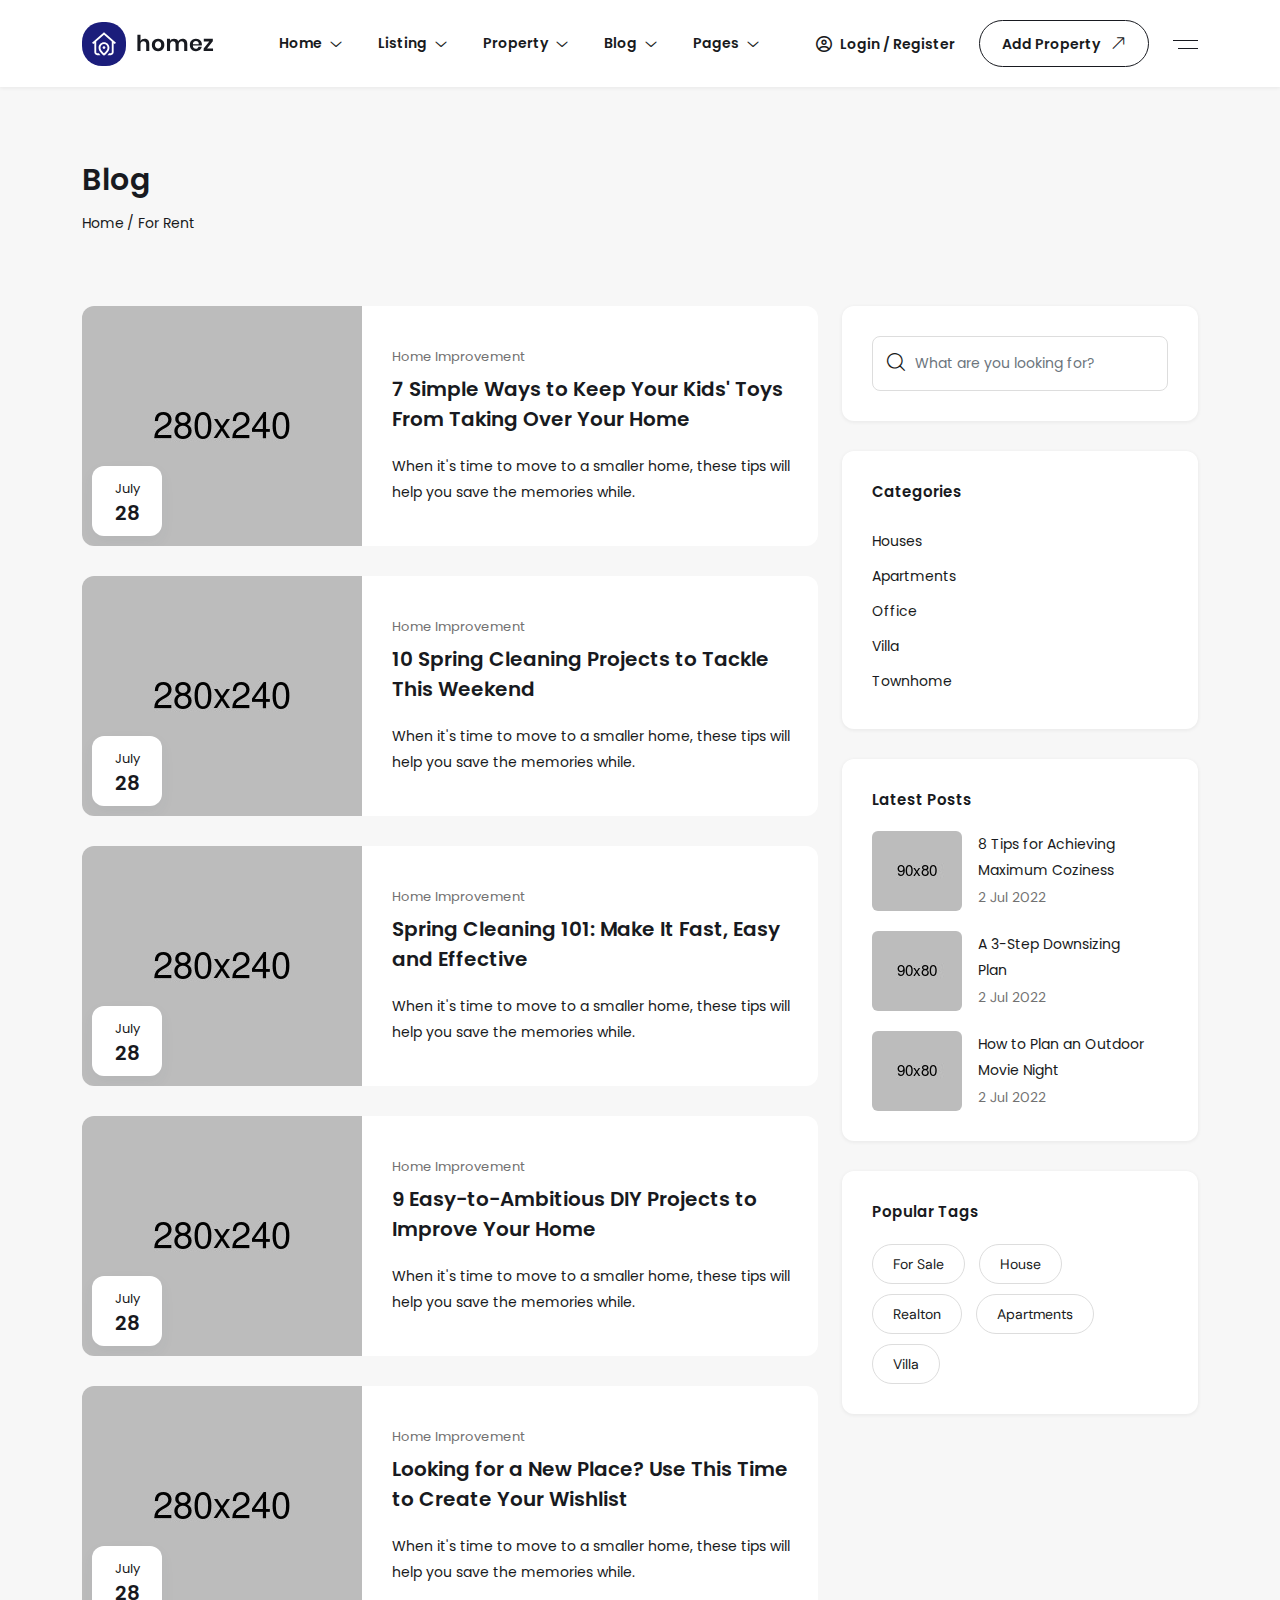
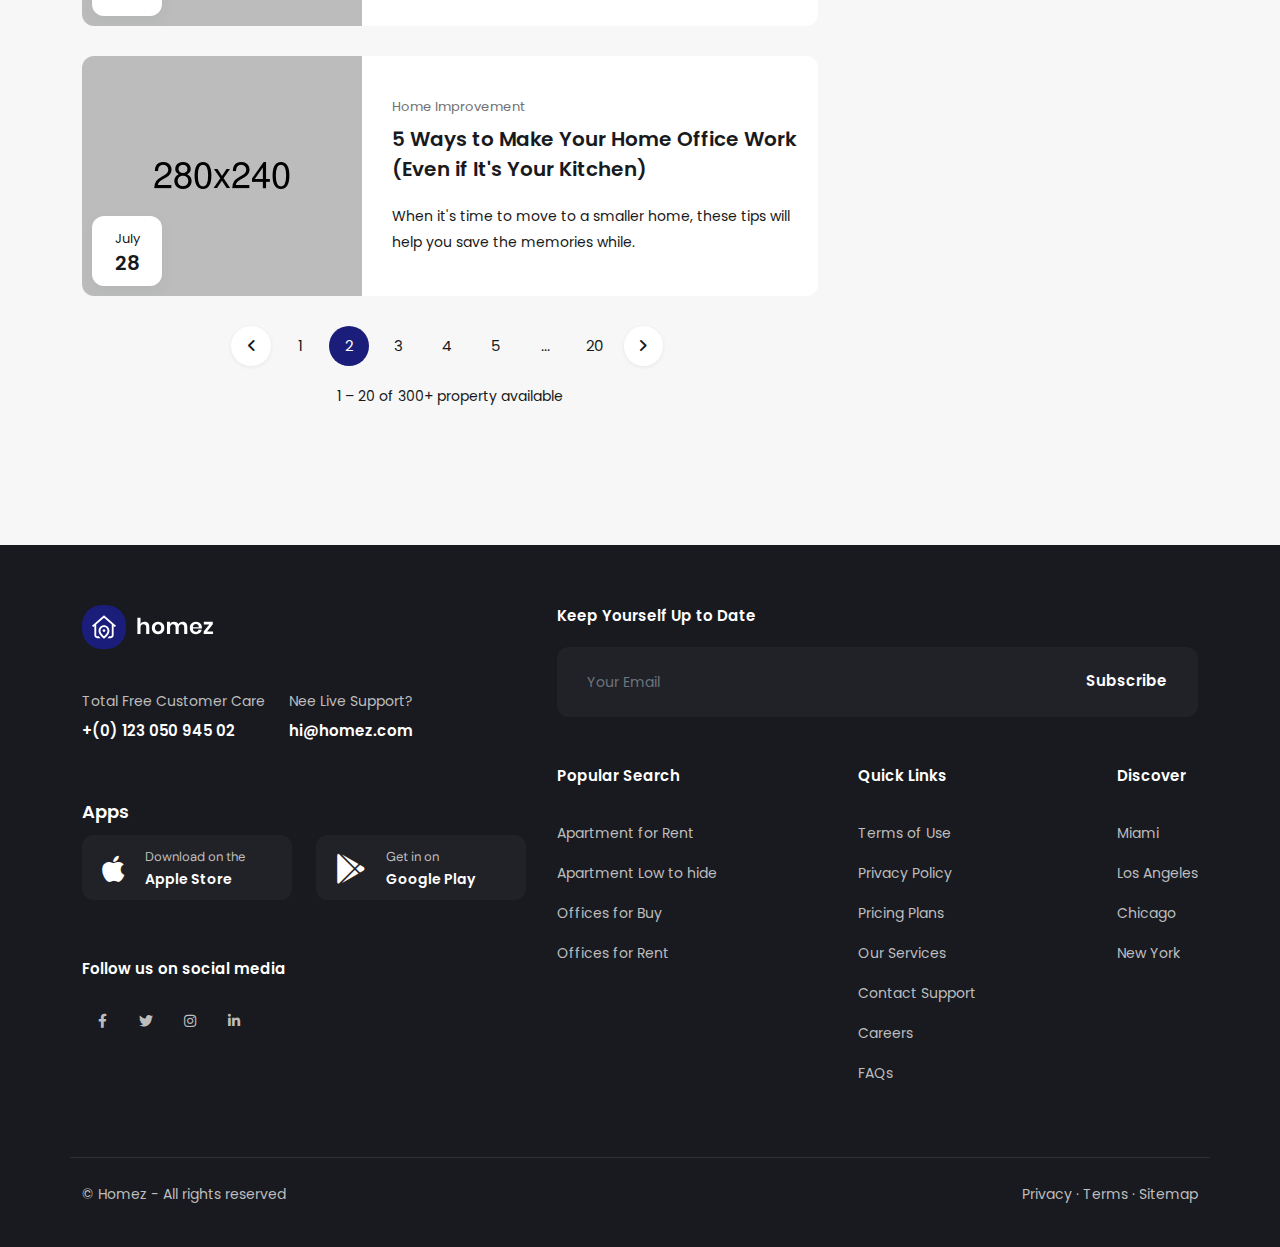
<file: blog.html>
<!DOCTYPE html>
<html dir="ltr" lang="en">
<head>
<meta charset="utf-8">
<meta http-equiv="X-UA-Compatible" content="IE=edge">
<meta name="viewport" content="width=device-width, initial-scale=1">
<meta name="keywords" content="advanced search, agency, agent, classified, directory, house, listing, property, real estate, real estate agency, real estate agent, realestate, realtor, rental">
<meta name="description" content="Homez - Real Estate HTML Template">
<meta name="CreativeLayers" content="ATFN">
<!-- css file -->
<link rel="stylesheet" href="css/bootstrap.min.css">
<link rel="stylesheet" href="css/ace-responsive-menu.css">
<link rel="stylesheet" href="css/menu.css">
<link rel="stylesheet" href="css/fontawesome.css">
<link rel="stylesheet" href="css/flaticon.css">
<link rel="stylesheet" href="css/bootstrap-select.min.css">
<link rel="stylesheet" href="css/ud-custom-spacing.css">
<link rel="stylesheet" href="css/style.css">
<link rel="stylesheet" href="css/animate.css">
<link rel="stylesheet" href="css/jquery-ui.min.css">
<!-- Responsive stylesheet -->
<link rel="stylesheet" href="css/responsive.css">
<!-- Title -->
<title>Homez - Real Estate HTML Template</title>
<!-- Favicon -->
<link href="images/favicon.ico" sizes="128x128" rel="shortcut icon" type="image/x-icon" />
<link href="images/favicon.ico" sizes="128x128" rel="shortcut icon" />
<!-- Apple Touch Icon -->
<link href="images/apple-touch-icon-60x60.png" sizes="60x60" rel="apple-touch-icon">
<link href="images/apple-touch-icon-72x72.png" sizes="72x72" rel="apple-touch-icon">
<link href="images/apple-touch-icon-114x114.png" sizes="114x114" rel="apple-touch-icon">
<link href="images/apple-touch-icon-180x180.png" sizes="180x180" rel="apple-touch-icon">

<!-- HTML5 shim and Respond.js for IE8 support of HTML5 elements and media queries -->
<!-- WARNING: Respond.js doesn't work if you view the page via file:// -->
<!--[if lt IE 9]>
<script src="https://oss.maxcdn.com/html5shiv/3.7.3/html5shiv.min.js"></script>
<script src="https://oss.maxcdn.com/respond/1.4.2/respond.min.js"></script>
<![endif]-->
</head>
<body class="bgc-f7">
<div class="wrapper ovh">
  <div class="preloader"></div>
  
  <!-- Main Header Nav -->
  <header class="header-nav nav-innerpage-style main-menu">
    <!-- Ace Responsive Menu -->
    <nav class="posr"> 
      <div class="container posr menu_bdrt1">
        <div class="row align-items-center justify-content-between">
          <div class="col-auto">
            <a class="header-logo" href="index.html"><img src="images/header-logo2.svg" alt="Header Logo"></a>
          </div>
          <div class="col-auto">
            <!-- Responsive Menu Structure-->
            <ul id="respMenu" class="ace-responsive-menu" data-menu-style="horizontal">
              <li class="visible_list"> <a class="list-item" href="#"><span class="title">Home</span></a>
                <!-- Level Two-->
                <ul>
                  <li><a href="index.html">Home V1</a></li>
                  <li><a href="index2.html">Home V2</a></li>
                  <li><a href="index3.html">Home V3</a></li>
                  <li><a href="index4.html">Home V4</a></li>
                  <li><a href="index5.html">Home V5</a></li>
                  <li><a href="index6.html">Home V6</a></li>
                  <li><a href="index7.html">Home V7</a></li>
                  <li><a href="index8.html">Home V8</a></li>
                  <li><a href="index9.html">Home V9</a></li>
                  <li><a href="index10.html">Home V10</a></li>
                </ul>
              </li>
              <li class="megamenu_style"> <a  class="list-item" href="#"><span class="title">Listing</span></a>
                <ul class="row dropdown-megamenu">
                  <li class="col mega_menu_list">
                    <h4 class="title">Grid View</h4>
                    <ul>
                      <li><a href="page-grid-default-v1.html">Grid Default v1</a></li>
                      <li><a href="page-grid-default-v2.html">Grid Default v2</a></li>
                      <li><a href="page-property-3-col.html">Grid Full Width 3 Cols</a></li>
                      <li><a href="page-property-4-col.html">Grid Full Width 4 Cols</a></li>
                      <li><a href="page-property-2-col.html">Grid Full Width 2 Cols</a></li>
                      <li><a href="page-property-1-col-v1.html">Grid Full Width 1 Cols v1</a></li>
                      <li><a href="page-property-1-col-v2.html">Grid Full Width 1 Cols v2</a></li>
                      <li><a href="page-property-banner-v1.html">Banner Search v1</a></li>
                      <li><a href="page-property-banner-v2.html">Banner Search v2</a></li>
                    </ul>
                  </li>
                    <li class="col mega_menu_list">
                      <h4 class="title">Map Style</h4>
                      <ul>
                        <li><a href="page-property-header-map-style.html">Header Map Style</a></li>
                        <li><a href="page-property-half-map-v1.html">Map V1</a></li>
                        <li><a href="page-property-half-map-v2.html">Map V2</a></li>
                        <li><a href="page-property-half-map-v3.html">Map V3</a></li>
                        <li><a href="page-property-half-map-v4.html">Map V4</a></li>
                      </ul>
                    </li>
                  <li class="col mega_menu_list">
                    <h4 class="title">List View</h4>
                    <ul>
                      <li><a href="page-property-list.html">List v1</a></li>
                      <li><a href="page-property-list-all.html">List All Style</a></li>
                    </ul>
                  </li>
                </ul>
              </li>
              <li class="visible_list"> <a class="list-item" href="#"><span class="title">Property</span></a>
                <ul>
                    <li> <a href="#"><span class="title">Agents</span></a>
                      <ul>
                        <li><a href="page-agents.html">Agents</a></li>
                        <li><a href="page-agent-single.html">Agent Single</a></li>
                        <li><a href="page-agency.html">Agency</a></li>
                        <li><a href="page-agency-single.html">Agency Single</a></li>
                      </ul>
                    </li>
                    <li> <a href="#"><span class="title">Dashboard</span></a>
                      <ul>
                        <li><a href="page-dashboard.html">Dashboard</a></li>
                        <li><a href="page-dashboard-message.html">Message</a></li>
                        <li><a href="page-dashboard-add-property.html">New Property</a></li>
                        <li><a href="page-dashboard-properties.html">My Properties</a></li>
                        <li><a href="page-dashboard-favorites.html">My Favorites</a></li>
                        <li><a href="page-dashboard-savesearch.html">Saved Search</a></li>
                        <li><a href="page-dashboard-review.html">Reviews</a></li>
                        <li><a href="page-dashboard-package.html">My Package</a></li>
                        <li><a href="page-dashboard-profile.html">My Profile</a></li>
                      </ul>
                    </li>
                    <li> <a href="#"><span class="title">Map Style</span></a>
                      <ul>
                        <li><a href="page-property-header-map-style.html">Header Map Style</a></li>
                        <li><a href="page-property-half-map-v1.html">Half Map Style v1</a></li>
                        <li><a href="page-property-half-map-v2.html">Half Map Style v2</a></li>
                        <li><a href="page-property-half-map-v3.html">Half Map Style v3</a></li>
                        <li><a href="page-property-half-map-v4.html">Half Map Style v4</a></li>
                      </ul>
                    </li>
                    <li> <a href="#"><span class="title">Single Style</span></a>
                      <ul>
                        <li><a href="page-property-single-v1.html">Single V1</a></li>
                        <li><a href="page-property-single-v2.html">Single V2</a></li>
                        <li><a href="page-property-single-v3.html">Single V3</a></li>
                        <li><a href="page-property-single-v4.html">Single V4</a></li>
                        <li><a href="page-property-single-v5.html">Single V5</a></li>
                        <li><a href="page-property-single-v6.html">Single V6</a></li>
                        <li><a href="page-property-single-v7.html">Single V7</a></li>
                        <li><a href="page-property-single-v8.html">Single V8</a></li>
                        <li><a href="page-property-single-v9.html">Single V9</a></li>
                        <li><a href="page-property-single-v10.html">Single V10</a></li>
                      </ul>
                    </li>
                </ul>
              </li>
              <li class="visible_list"> <a class="list-item" href="#"><span class="title">Blog</span></a>
                <ul>
                  <li><a href="page-blog-v1.html">List V1</a></li>
                  <li><a href="page-blog-v2.html">List V2</a></li>
                  <li><a href="page-blog-v3.html">List V3</a></li>
                  <li><a href="page-blog-single.html">Single</a></li>
                </ul>
              </li>
              <li class="visible_list"> <a class="list-item" href="#"><span class="title">Pages</span></a>
                <ul>
                  <li><a href="page-about.html">About</a></li>
                  <li><a href="page-contact.html">Contact</a></li>
                  <li><a href="page-compare.html">Compare</a></li>
                  <li><a href="page-pricing.html">Pricing</a></li>
                  <li><a href="page-faq.html">Faq</a></li>
                  <li><a href="page-login.html">Login</a></li>
                  <li><a href="page-register.html">Register</a></li>
                  <li><a href="page-error.html">404</a></li>
                  <li><a href="page-invoice.html">Invoices</a></li>
                  <li><a href="page-ui-element.html">UI Elements</a></li>
                </ul>
              </li>
            </ul>
          </div>
          <div class="col-auto">
            <div class="d-flex align-items-center">
              <a class="login-info d-flex align-items-center" data-bs-toggle="modal" href="#exampleModalToggle" role="button"><i class="far fa-user-circle fz16 me-2"></i> <span class="d-none d-xl-block">Login / Register</span></a>
              <a class="ud-btn btn-transparent add-property bdrs60 mx-2 mx-xl-4" href="page-dashboard-add-property.html">Add Property<i class="fal fa-arrow-right-long"></i></a>
              <a class="sidemenu-btn filter-btn-right" href="#"><img src="images/dark-nav-icon.svg" alt=""></a>
            </div>
          </div>
        </div>
      </div>
    </nav>
  </header>
  <!-- Signup Modal -->
  <div class="signup-modal">
    <div class="modal fade" id="exampleModalToggle" aria-hidden="true" aria-labelledby="exampleModalToggleLabel" tabindex="-1">
      <div class="modal-dialog modal-dialog-centered">
        <div class="modal-content">
          <div class="modal-header">
            <h5 class="modal-title" id="exampleModalToggleLabel">Welcome to Realton</h5>
            <button type="button" class="btn-close" data-bs-dismiss="modal" aria-label="Close"></button>
          </div>
          <div class="modal-body">
            <div class="log-reg-form">
              <div class="navtab-style2">
                <nav>
                  <div class="nav nav-tabs mb20" id="nav-tab" role="tablist">
                    <button class="nav-link active fw600" id="nav-home-tab" data-bs-toggle="tab" data-bs-target="#nav-home" type="button" role="tab" aria-controls="nav-home" aria-selected="true">Sign In</button>
                    <button class="nav-link fw600" id="nav-profile-tab" data-bs-toggle="tab" data-bs-target="#nav-profile" type="button" role="tab" aria-controls="nav-profile" aria-selected="false">New Account</button>
                  </div>
                </nav>
                <div class="tab-content" id="nav-tabContent2">
                  <div class="tab-pane fade show active fz15" id="nav-home" role="tabpanel" aria-labelledby="nav-home-tab">
                    <div class="form-style1">
                      <div class="mb25">
                        <label class="form-label fw600 dark-color">Email</label>
                        <input type="email" class="form-control" placeholder="Enter Email">
                      </div>
                      <div class="mb15">
                        <label class="form-label fw600 dark-color">Password</label>
                        <input type="text" class="form-control" placeholder="Enter Password">
                      </div>
              <div class="checkbox-style1 d-block d-sm-flex align-items-center justify-content-between mb10">
                <label class="custom_checkbox fz14 ff-heading">Remember me
                  <input type="checkbox" checked="checked">
                  <span class="checkmark"></span>
                </label>
                <a class="fz14 ff-heading" href="#">Lost your password?</a>
              </div>
                      <div class="d-grid mb20">
                        <button class="ud-btn btn-thm" type="button">Sign in <i class="fal fa-arrow-right-long"></i></button>
                      </div>
                      <div class="hr_content mb20"><hr><span class="hr_top_text">OR</span></div>
                      <div class="d-grid mb10">
                        <button class="ud-btn btn-white" type="button"><i class="fab fa-google"></i> Continue Google</button>
                      </div>
                      <div class="d-grid mb10">
                        <button class="ud-btn btn-fb" type="button"><i class="fab fa-facebook-f"></i> Continue Facebook</button>
                      </div>
                      <div class="d-grid mb20">
                        <button class="ud-btn btn-apple" type="button"><i class="fab fa-apple"></i> Continue Apple</button>
                      </div>
                      <p class="dark-color text-center mb0 mt10">Not signed up? <a class="dark-color fw600" href="page-register.html">Create an account.</a></p>
                    </div>
                  </div>
                  <div class="tab-pane fade fz15" id="nav-profile" role="tabpanel" aria-labelledby="nav-profile-tab">
                    <div class="form-style1">
                      <div class="mb25">
                        <label class="form-label fw600 dark-color">Email</label>
                        <input type="email" class="form-control" placeholder="Enter Email">
                      </div>
                      <div class="mb20">
                        <label class="form-label fw600 dark-color">Password</label>
                        <input type="text" class="form-control" placeholder="Enter Password">
                      </div>
                      <div class="d-grid mb20">
                        <button class="ud-btn btn-thm" type="button">Create account <i class="fal fa-arrow-right-long"></i></button>
                      </div>
                      <div class="hr_content mb20"><hr><span class="hr_top_text">OR</span></div>
                      <div class="d-grid mb10">
                        <button class="ud-btn btn-white" type="button"><i class="fab fa-google"></i> Continue Google</button>
                      </div>
                      <div class="d-grid mb10">
                        <button class="ud-btn btn-fb" type="button"><i class="fab fa-facebook-f"></i> Continue Facebook</button>
                      </div>
                      <div class="d-grid mb20">
                        <button class="ud-btn btn-apple" type="button"><i class="fab fa-apple"></i> Continue Apple</button>
                      </div>
                      <p class="dark-color text-center mb0 mt10">Not signed up? <a class="dark-color fw600" href="page-register.html">Create an account.</a></p>
                    </div>
                  </div>
                </div>
              </div>
            </div>
          </div>
        </div>
      </div>
    </div>
  </div>
  <!-- Menu In Hiddn SideBar -->
  <div class="rightside-hidden-bar">
    <div class="hsidebar-header">
      <div class="sidebar-close-icon"><span class="far fa-times"></span></div>
      <h4 class="title">Welcome to Realton</h4>
    </div>
    <div class="hsidebar-content">
      <div class="hiddenbar_navbar_content">
        <div class="hiddenbar_navbar_menu">
          <ul class="navbar-nav">
            <li class="nav-item"> <a class="nav-link" href="" role="button">Apartments</a></li>
            <li class="nav-item"> <a class="nav-link" href="" role="button">Bungalow</a></li>
            <li class="nav-item"> <a class="nav-link" href="" role="button">Houses</a></li>
            <li class="nav-item"> <a class="nav-link" href="" role="button">Loft</a></li>
            <li class="nav-item"> <a class="nav-link" href="" role="button">Office</a></li>
            <li class="nav-item"> <a class="nav-link" href="" role="button">Townhome</a></li>
            <li class="nav-item"> <a class="nav-link" href="" role="button">Villa</a></li>
          </ul>
        </div>
        <div class="hiddenbar_footer position-relative bdrt1">
          <div class="row pt45 pb30 pl30">
            <div class="col-auto">
              <div class="contact-info">
                <p class="info-title dark-color">Total Free Customer Care</p>
                <h6 class="info-phone dark-color"><a href="+(0)-123-050-945-02">+(0) 123 050 945 02</a></h6>
              </div>
            </div>
            <div class="col-auto">
              <div class="contact-info">
                <p class="info-title dark-color">Nee Live Support?</p>
                <h6 class="info-mail dark-color"><a href="mailto:hi@homez.com">hi@homez.com</a></h6>
              </div>
            </div>
          </div>
          <div class="row pt30 pb30 bdrt1">
            <div class="col-auto">
              <div class="social-style-sidebar d-flex align-items-center pl30">
                <h6 class="me-4 mb-0">Follow us</h6>
                <a class="me-3" href=""><i class="fab fa-facebook-f"></i></a>
                <a class="me-3" href=""><i class="fab fa-twitter"></i></a>
                <a class="me-3" href=""><i class="fab fa-instagram"></i></a>
                <a class="me-3" href=""><i class="fab fa-linkedin-in"></i></a>
              </div>
            </div>
          </div>
        </div>
      </div>
    </div>
  </div>
  <!--End Menu In Hiddn SideBar --> 
  <!-- Filter Content In Hiddn SideBar -->
  <div class="lefttside-hidden-bar">
    <div class="hsidebar-header">
      <div class="sidebar-close-icon"><span class="far fa-times"></span></div>
      <h4 class="title">Find your home</h4>
    </div>
    <div class="hsidebar-content">
    </div>
  </div>
  <!--End Filter Content In Hiddn SideBar -->

  <div class="hiddenbar-body-ovelay"></div>

  <!-- Mobile Nav  -->
  <div id="page" class="mobilie_header_nav stylehome1">
    <div class="mobile-menu">
      <div class="header innerpage-style">
        <div class="menu_and_widgets">
          <div class="mobile_menu_bar d-flex justify-content-between align-items-center">
            <a class="menubar" href="#menu"><img src="images/mobile-dark-nav-icon.svg" alt=""></a>
            <a class="mobile_logo" href="#"><img src="images/header-logo2.svg" alt=""></a>
            <a href="page-login.html"><span class="icon fz18 far fa-user-circle"></span></a>
          </div>
        </div>
      </div>
    </div>
    <!-- /.mobile-menu -->
    <nav id="menu" class="">
      <ul>
        <li><span>Home</span>
          <ul>
            <li><a href="index.html">Home V1</a></li>
            <li><a href="index2.html">Home V2</a></li>
            <li><a href="index3.html">Home V3</a></li>
            <li><a href="index4.html">Home V4</a></li>
            <li><a href="index5.html">Home V5</a></li>
            <li><a href="index6.html">Home V6</a></li>
            <li><a href="index7.html">Home V7</a></li>
            <li><a href="index8.html">Home V8</a></li>
            <li><a href="index9.html">Home V9</a></li>
            <li><a href="index10.html">Home V10</a></li>
          </ul>
        </li>
        <li><span>Property Listign</span>
          <ul>
            <li><span>Listing Grid</span>
              <ul>
                <li><a href="page-grid-default-v1.html">Grid Default v1</a></li>
                <li><a href="page-grid-default-v2.html">Grid Default v2</a></li>
                <li><a href="page-property-3-col.html">Grid Full Width 3 Cols</a></li>
                <li><a href="page-property-4-col.html">Grid Full Width 4 Cols</a></li>
                <li><a href="page-property-2-col.html">Grid Full Width 2 Cols</a></li>
                <li><a href="page-property-1-col-v1.html">Grid Full Width 1 Cols v1</a></li>
                <li><a href="page-property-1-col-v2.html">Grid Full Width 1 Cols v2</a></li>
                <li><a href="page-property-banner-v1.html">Banner Search v1</a></li>
                <li><a href="page-property-banner-v2.html">Banner Search v2</a></li>
              </ul>
            </li>
            <li><span>List Style</span>
              <ul>
                <li><a href="page-property-list.html">Style V1</a></li>
                <li><a href="page-property-list-all.html">All List</a></li>
              </ul>
            </li>
            <li><span>Listing Single</span>
              <ul>
                <li><a href="page-property-single-v1.html">Single V1</a></li>
                <li><a href="page-property-single-v2.html">Single V2</a></li>
                <li><a href="page-property-single-v3.html">Single V3</a></li>
                <li><a href="page-property-single-v4.html">Single V4</a></li>
                <li><a href="page-property-single-v5.html">Single V5</a></li>
                <li><a href="page-property-single-v6.html">Single V6</a></li>
                <li><a href="page-property-single-v7.html">Single V7</a></li>
                <li><a href="page-property-single-v8.html">Single V8</a></li>
                <li><a href="page-property-single-v9.html">Single V9</a></li>
                <li><a href="page-property-single-v10.html">Single V10</a></li>
              </ul>
            </li>
            <li><span>Map Style</span>
              <ul>
                <li><a href="page-property-header-map-style.html">Map Header</a></li>
                <li><a href="page-property-half-map-v1.html">Map V1</a></li>
                <li><a href="page-property-half-map-v2.html">Map V2</a></li>
                <li><a href="page-property-half-map-v3.html">Map V3</a></li>
                <li><a href="page-property-half-map-v4.html">Map V4</a></li>
              </ul>
            </li>
          </ul>
        </li>
        <li><span>User Dashboard</span>
          <ul>
            <li><a href="page-dashboard.html">Dashboard</a></li>
            <li><a href="page-dashboard-message.html">Message</a></li>
            <li><a href="page-dashboard-add-property.html">New Property</a></li>
            <li><a href="page-dashboard-properties.html">My Properties</a></li>
            <li><a href="page-dashboard-favorites.html">My Favorites</a></li>
            <li><a href="page-dashboard-savesearch.html">Saved Search</a></li>
            <li><a href="page-dashboard-review.html">Reviews</a></li>
            <li><a href="page-dashboard-package.html">My Package</a></li>
            <li><a href="page-dashboard-profile.html">My Profile</a></li>
          </ul>
        </li>
        <li><span>Blog</span>
          <ul>
            <li><a href="page-blog-v1.html">List V1</a></li>
            <li><a href="page-blog-v2.html">List V2</a></li>
            <li><a href="page-blog-v3.html">List V3</a></li>
            <li><a href="page-blog-single.html">Single</a></li>
          </ul>
        </li>
        <li><span>Pages</span>
          <ul>
            <li><a href="page-about.html">About</a></li>
            <li><a href="page-contact.html">Contact</a></li>
            <li><a href="page-compare.html">Compare</a></li>
            <li><a href="page-pricing.html">Pricing</a></li>
            <li><a href="page-faq.html">Faq</a></li>
            <li><a href="page-login.html">Login</a></li>
            <li><a href="page-register.html">Register</a></li>
            <li><a href="page-error.html">404</a></li>
            <li><a href="page-invoice.html">Invoices</a></li>
            <li><a href="page-ui-element.html">UI Elements</a></li>
          </ul>
        </li>
        <li class="px-3 mobile-menu-btn">
          <a href="page-dashboard-add-property.html" class="ud-btn btn-thm text-white">Submit Property<i class="fal fa-arrow-right-long"></i></a>
        </li>
        <!-- Only for Mobile View -->
      </ul>
    </nav>
  </div>

  <div class="body_content">
    <!-- UI Elements Sections -->
    <section class="breadcumb-section">
      <div class="container">
        <div class="row">
          <div class="col-lg-12">
            <div class="breadcumb-style1">
              <h2 class="title">Blog</h2>
              <div class="breadcumb-list">
                <a href="">Home</a>
                <a href="">For Rent</a>
              </div>
            </div>
          </div>
        </div>
      </div>
    </section>

    <!-- Blog Section Area -->
    <section class="our-blog pt-0">
      <div class="container">
        <div class="row wow fadeInUp" data-wow-delay="300ms">
          <div class="col-lg-8">
            <div class="blog-style1 list-style bgc-white d-block d-md-flex align-items-xl-center">
              <div class="blog-img flex-shrink-0">
                <img class="w-100" src="images/blog/blog-10.jpg" alt="">
                <div class="date">
                  <span class="month">July</span>
                  <span class="day">28</span>
                </div>
              </div>
              <div class="blog-content pl30 pb20 flex-grow-1">
                <a class="tag" href="">Home Improvement</a>
                <h4 class="title mt-1 mb20"><a href="page-blog-single.html">7 Simple Ways to Keep Your Kids' Toys From Taking Over Your Home</a></h4>
                <p class="text mb0">When it's time to move to a smaller home, these tips will help you save the memories while.</p>
              </div>
            </div>
            <div class="blog-style1 list-style bgc-white d-block d-md-flex align-items-xl-center">
              <div class="blog-img flex-shrink-0">
                <img class="w-100" src="images/blog/blog-11.jpg" alt="">
                <div class="date">
                  <span class="month">July</span>
                  <span class="day">28</span>
                </div>
              </div>
              <div class="blog-content pl30 pb20 flex-grow-1">
                <a class="tag" href="">Home Improvement</a>
                <h4 class="title mt-1 mb20"><a href="page-blog-single.html">10 Spring Cleaning Projects to Tackle This Weekend</a></h4>
                <p class="text mb0">When it's time to move to a smaller home, these tips will help you save the memories while.</p>
              </div>
            </div>
            <div class="blog-style1 list-style bgc-white d-block d-md-flex align-items-xl-center">
              <div class="blog-img flex-shrink-0">
                <img class="w-100" src="images/blog/blog-12.jpg" alt="">
                <div class="date">
                  <span class="month">July</span>
                  <span class="day">28</span>
                </div>
              </div>
              <div class="blog-content pl30 pb20 flex-grow-1">
                <a class="tag" href="">Home Improvement</a>
                <h4 class="title mt-1 mb20"><a href="page-blog-single.html">Spring Cleaning 101: Make It Fast, Easy and Effective</a></h4>
                <p class="text mb0">When it's time to move to a smaller home, these tips will help you save the memories while.</p>
              </div>
            </div>
            <div class="blog-style1 list-style bgc-white d-block d-md-flex align-items-xl-center">
              <div class="blog-img flex-shrink-0">
                <img class="w-100" src="images/blog/blog-13.jpg" alt="">
                <div class="date">
                  <span class="month">July</span>
                  <span class="day">28</span>
                </div>
              </div>
              <div class="blog-content pl30 pb20 flex-grow-1">
                <a class="tag" href="">Home Improvement</a>
                <h4 class="title mt-1 mb20"><a href="page-blog-single.html">9 Easy-to-Ambitious DIY Projects to Improve Your Home</a></h4>
                <p class="text mb0">When it's time to move to a smaller home, these tips will help you save the memories while.</p>
              </div>
            </div>
            <div class="blog-style1 list-style bgc-white d-block d-md-flex align-items-xl-center">
              <div class="blog-img flex-shrink-0">
                <img class="w-100" src="images/blog/blog-14.jpg" alt="">
                <div class="date">
                  <span class="month">July</span>
                  <span class="day">28</span>
                </div>
              </div>
              <div class="blog-content pl30 pb20 flex-grow-1">
                <a class="tag" href="">Home Improvement</a>
                <h4 class="title mt-1 mb20"><a href="page-blog-single.html">Looking for a New Place? Use This Time to Create Your Wishlist</a></h4>
                <p class="text mb0">When it's time to move to a smaller home, these tips will help you save the memories while.</p>
              </div>
            </div>
            <div class="blog-style1 list-style bgc-white d-block d-md-flex align-items-xl-center">
              <div class="blog-img flex-shrink-0">
                <img class="w-100" src="images/blog/blog-15.jpg" alt="">
                <div class="date">
                  <span class="month">July</span>
                  <span class="day">28</span>
                </div>
              </div>
              <div class="blog-content pl30 pb20 flex-grow-1">
                <a class="tag" href="">Home Improvement</a>
                <h4 class="title mt-1 mb20"><a href="page-blog-single.html">5 Ways to Make Your Home Office Work (Even if It's Your Kitchen)</a></h4>
                <p class="text mb0">When it's time to move to a smaller home, these tips will help you save the memories while.</p>
              </div>
            </div>
            <div class="row">
              <div class="mbp_pagination text-center">
                <ul class="page_navigation">
                  <li class="page-item">
                    <a class="page-link" href="#"> <span class="fas fa-angle-left"></span></a>
                  </li>
                  <li class="page-item"><a class="page-link" href="#">1</a></li>
                  <li class="page-item active" aria-current="page">
                    <a class="page-link" href="#">2 <span class="sr-only">(current)</span></a>
                  </li>
                  <li class="page-item"><a class="page-link" href="#">3</a></li>
                  <li class="page-item"><a class="page-link" href="#">4</a></li>
                  <li class="page-item"><a class="page-link" href="#">5</a></li>
                  <li class="page-item"><a class="page-link" href="#">...</a></li>
                  <li class="page-item"><a class="page-link" href="#">20</a></li>
                  <li class="page-item">
                    <a class="page-link" href="#"><span class="fas fa-angle-right"></span></a>
                  </li>
                </ul>
                <p class="mt10 pagination_page_count text-center">1 – 20 of 300+ property available</p>
              </div>
            </div>
          </div>
          <div class="col-lg-4">
            <div class="blog-sidebar">
              <div class="sidebar-widget mb30">
                <div class="search_area">
                  <input type="text" class="form-control" placeholder="What are you looking for?">
                  <label><span class="flaticon-search"></span></label>
                </div>
              </div>
              <div class="sidebar-widget mb30">
                <h6 class="widget-title">Categories</h6>
                <div class="category-list mt20">
                  <a href="">Houses</a>
                  <a href="">Apartments</a>
                  <a href="">Office</a>
                  <a href="">Villa</a>
                  <a href="">Townhome</a>
                </div>
              </div>
              <div class="sidebar-widget mb30">
                <h6 class="widget-title">Latest Posts</h6>
                <div class="list-news-style d-flex align-items-center mt20 mb20">
                  <div class="news-img flex-shrink-0"><img src="images/blog/blog-s-3.jpg" alt=""></div>
                  <div class="news-content flex-shrink-1 ms-3">
                    <p class="new-text mb0 fz14">8 Tips for Achieving <br class="d-none d-xl-block">Maximum Coziness</p>
                    <a class="body-light-color" href="">2 Jul 2022</a>
                  </div>
                </div>
                <div class="list-news-style d-flex align-items-center mb20">
                  <div class="news-img flex-shrink-0"><img src="images/blog/blog-s-4.jpg" alt=""></div>
                  <div class="news-content flex-shrink-1 ms-3">
                    <p class="new-text mb0 fz14">A 3-Step Downsizing <br class="d-none d-xl-block">Plan</p>
                    <a class="body-light-color" href="">2 Jul 2022</a>
                  </div>
                </div>
                <div class="list-news-style d-flex align-items-center">
                  <div class="news-img flex-shrink-0"><img src="images/blog/blog-s-5.jpg" alt=""></div>
                  <div class="news-content flex-shrink-1 ms-3">
                    <p class="new-text mb0 fz14">How to Plan an Outdoor<br class="d-none d-xl-block">Movie Night</p>
                    <a class="body-light-color" href="">2 Jul 2022</a>
                  </div>
                </div>
              </div>
              <div class="sidebar-widget mb30 pb20">
                <h6 class="widget-title">Popular Tags</h6>
                <div class="tag-list mt20">
                  <a href="">For Sale</a>
                  <a href="">House</a>
                  <a href="">Realton</a>
                  <a href="">Apartments</a>
                  <a href="">Villa</a>
                </div>
              </div>
            </div>
          </div>
        </div>
      </div>
    </section>

    <!-- Our Footer --> 
    <section class="footer-style1 pt60 pb-0">
      <div class="container">
        <div class="row">
          <div class="col-lg-5">
            <div class="footer-widget mb-4 mb-lg-5">
              <a class="footer-logo" href="index.html"><img class="mb40" src="images/header-logo.svg" alt=""></a>
              <div class="row mb-4 mb-lg-5">
                <div class="col-auto">
                  <div class="contact-info">
                    <p class="info-title">Total Free Customer Care</p>
                    <h6 class="info-phone"><a href="+(0)-123-050-945-02">+(0) 123 050 945 02</a></h6>
                  </div>
                </div>
                <div class="col-auto">
                  <div class="contact-info">
                    <p class="info-title">Nee Live Support?</p>
                    <h6 class="info-mail"><a href="mailto:hi@homez.com">hi@homez.com</a></h6>
                  </div>
                </div>
              </div>
              <div class="app-widget">
                <h5 class="title text-white mb10">Apps</h5>
                <div class="row mb-4 mb-lg-5">
                  <div class="col-auto">
                    <a href="">
                      <div class="app-info d-flex align-items-center mb10">
                        <div class="flex-shrink-0">
                          <i class="fab fa-apple fz30 text-white"></i>
                        </div>
                        <div class="flex-grow-1 ml20">
                          <p class="app-text fz13 mb0">Download on the</p>
                          <h6 class="app-title text-white fz14">Apple Store</h6>
                        </div>
                      </div>
                    </a>
                  </div>
                  <div class="col-auto">
                    <a href="">
                      <div class="app-info d-flex align-items-center mb10">
                        <div class="flex-shrink-0">
                          <i class="fab fa-google-play fz30 text-white"></i>
                        </div>
                        <div class="flex-grow-1 ml20">
                          <p class="app-text fz13 mb0">Get in on</p>
                          <h6 class="app-title text-white fz14">Google Play</h6>
                        </div>
                      </div>
                    </a>
                  </div>
                </div>
              </div>
              <div class="social-widget">
                <h6 class="text-white mb20">Follow us on social media</h6>
                <div class="social-style1">
                  <a href=""><i class="fab fa-facebook-f list-inline-item"></i></a>
                  <a href=""><i class="fab fa-twitter list-inline-item"></i></a>
                  <a href=""><i class="fab fa-instagram list-inline-item"></i></a>
                  <a href=""><i class="fab fa-linkedin-in list-inline-item"></i></a>
                </div>
              </div>
            </div>
          </div>
          <div class="col-lg-7">
            <div class="footer-widget mb-4 mb-lg-5">
              <div class="mailchimp-widget mb-4 mb-lg-5">
                <h6 class="title text-white mb20">Keep Yourself Up to Date</h6>
                <div class="mailchimp-style1">
                  <input type="email" class="form-control" placeholder="Your Email">
                  <button type="submit">Subscribe</button>
                </div>
              </div>
              <div class="row justify-content-between">
                <div class="col-auto">
                  <div class="link-style1 mb-3">
                    <h6 class="text-white mb25">Popular Search</h6>
                    <div class="link-list">
                      <a href="">Apartment for Rent</a>
                      <a href="">Apartment Low to hide</a>
                      <a href="">Offices for Buy</a>
                      <a href="">Offices for Rent</a>
                    </div>
                  </div>
                </div>
                <div class="col-auto">
                  <div class="link-style1 mb-3">
                    <h6 class="text-white mb25">Quick Links</h6>
                    <ul class="ps-0">
                      <li><a href="">Terms of Use</a></li>
                      <li><a href="">Privacy Policy</a></li>
                      <li><a href="">Pricing Plans</a></li>
                      <li><a href="">Our Services</a></li>
                      <li><a href="">Contact Support</a></li>
                      <li><a href="">Careers</a></li>
                      <li><a href="">FAQs</a></li>
                    </ul>
                  </div>
                </div>
                <div class="col-auto">
                  <div class="link-style1 mb-3">
                    <h6 class="text-white mb25">Discover</h6>
                    <ul class="ps-0">
                      <li><a href="">Miami</a></li>
                      <li><a href="">Los Angeles</a></li>
                      <li><a href="">Chicago</a></li>
                      <li><a href="">New York</a></li>
                    </ul>
                  </div>
                </div>
              </div>
            </div>
          </div>
        </div>
      </div>
      <div class="container white-bdrt1 py-4">
        <div class="row">
          <div class="col-sm-6">
            <div class="text-center text-lg-start">
              <p class="copyright-text text-gray ff-heading">© Homez - All rights reserved</p>
            </div>
          </div>
          <div class="col-sm-6">
            <div class="text-center text-lg-end">
              <p class="footer-menu ff-heading text-gray"><a class="text-gray" href="#">Privacy</a> · <a class="text-gray" href="#">Terms</a> · <a class="text-gray" href="#">Sitemap</a></p>
            </div>
          </div>
        </div>
      </div>
    </section>
    <a class="scrollToHome" href="#"><i class="fas fa-angle-up"></i></a>
  </div>
</div>
<!-- Wrapper End --> 
<script src="js/jquery-3.6.4.min.js"></script>
<script src="js/jquery-migrate-3.0.0.min.js"></script>
<script src="js/popper.min.js"></script>
<script src="js/bootstrap.min.js"></script>
<script src="js/bootstrap-select.min.js"></script>
<script src="js/jquery.mmenu.all.js"></script>
<script src="js/ace-responsive-menu.js"></script>
<script src="js/jquery-scrolltofixed-min.js"></script>
<script src="js/wow.min.js"></script>
<!-- Custom script for all pages --> 
<script src="js/script.js"></script>
</body>
</html>
</file>
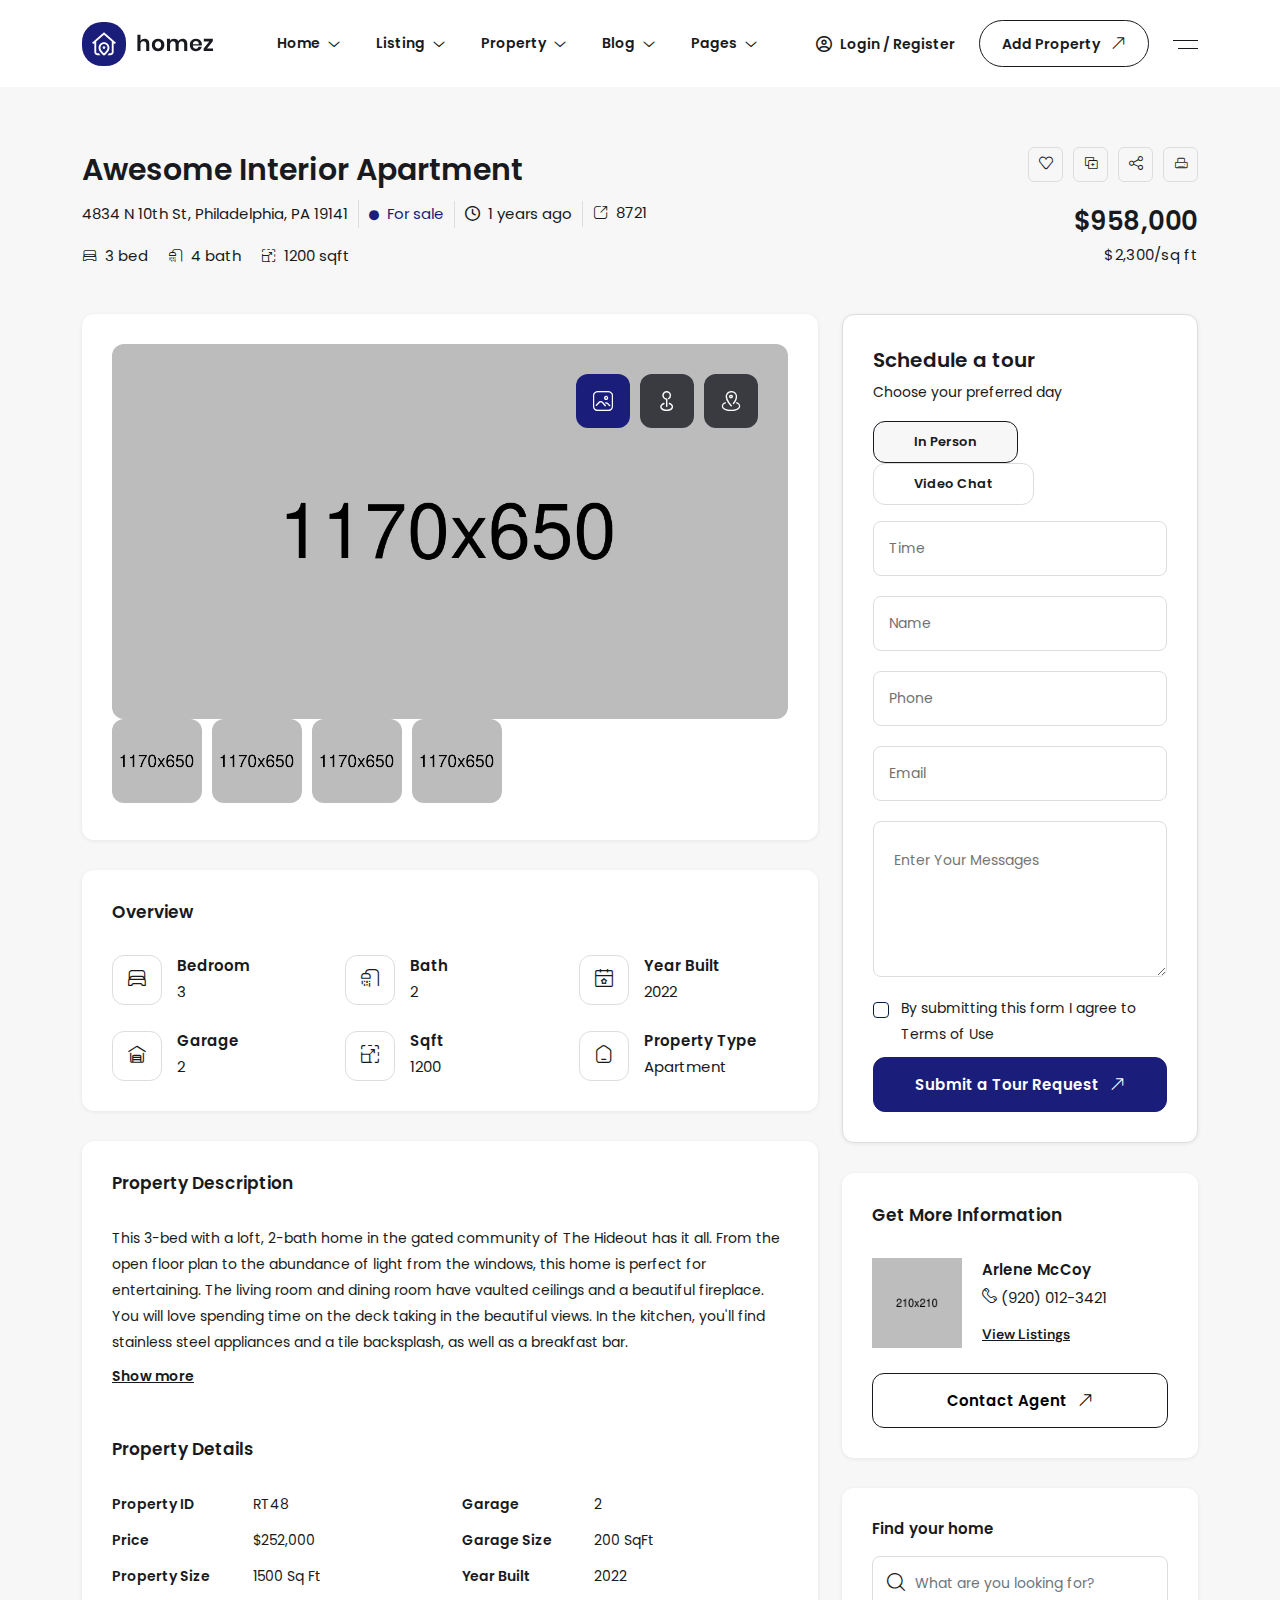
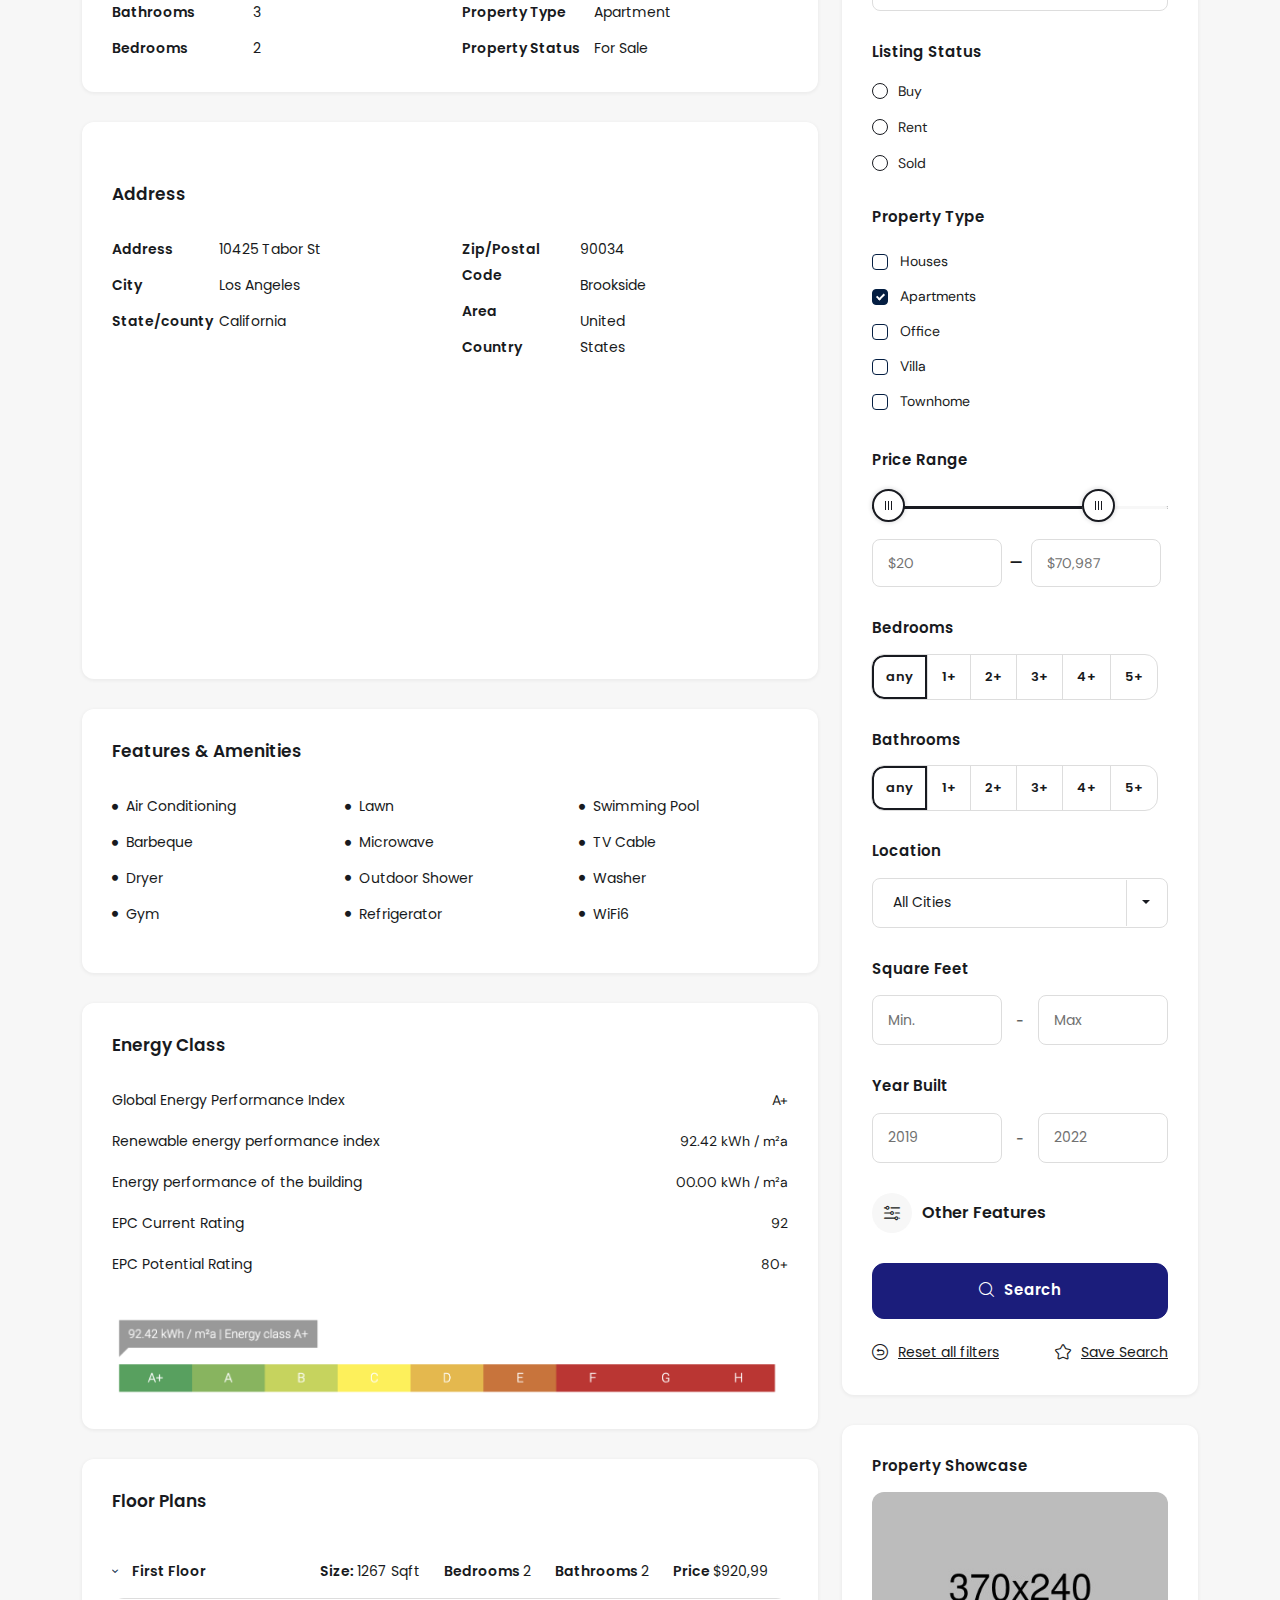
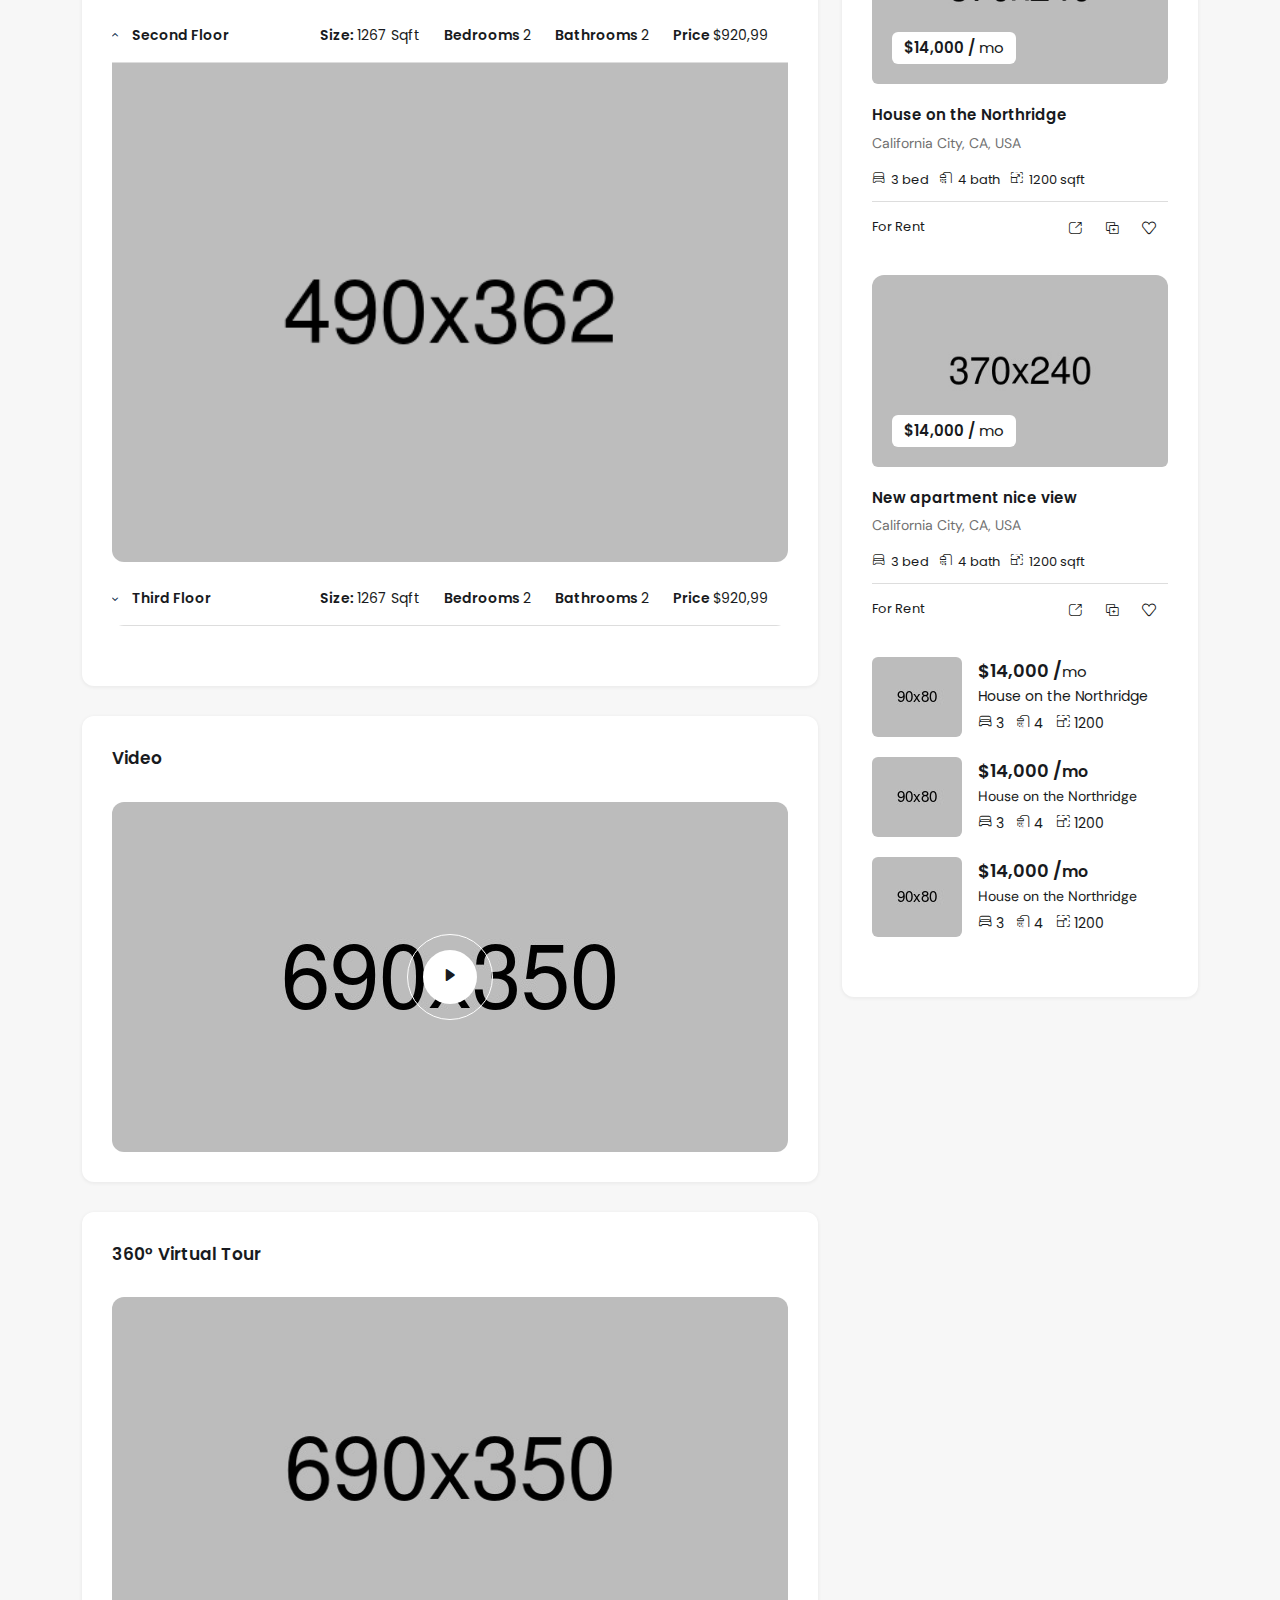
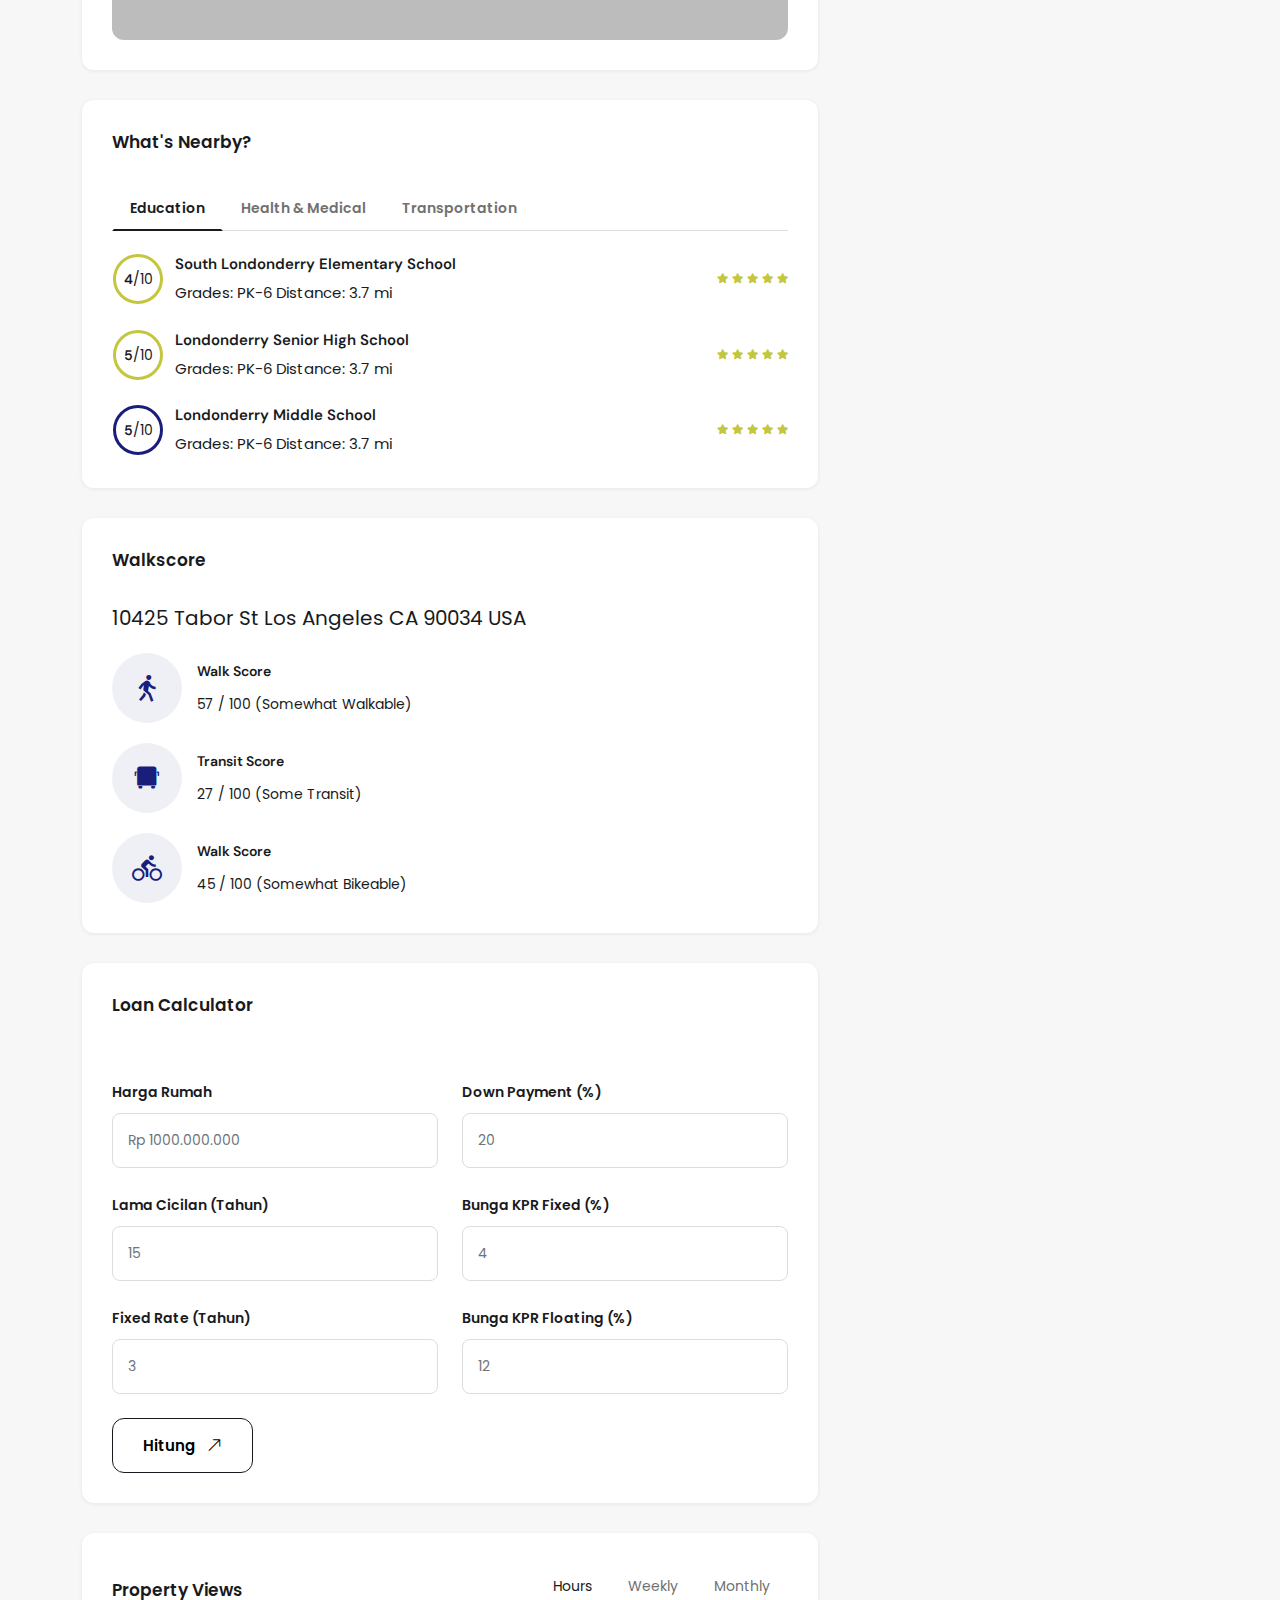
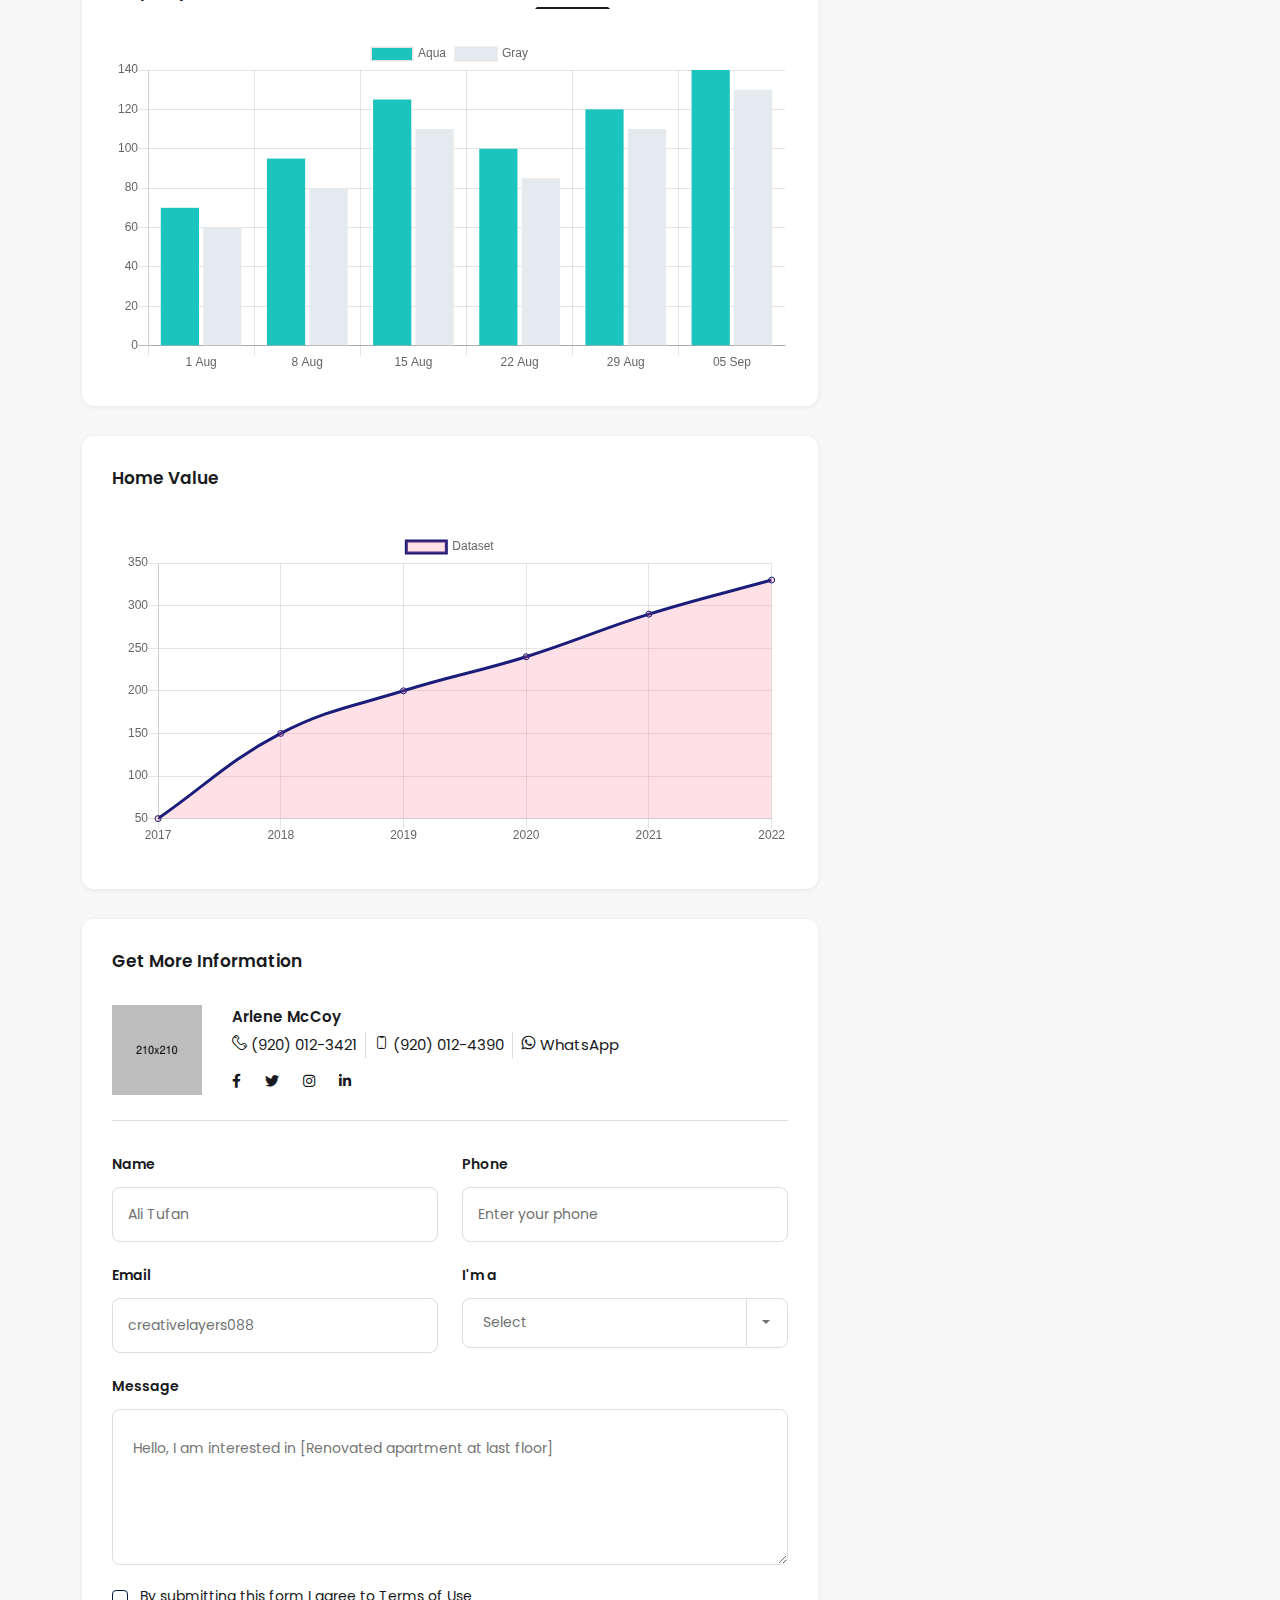
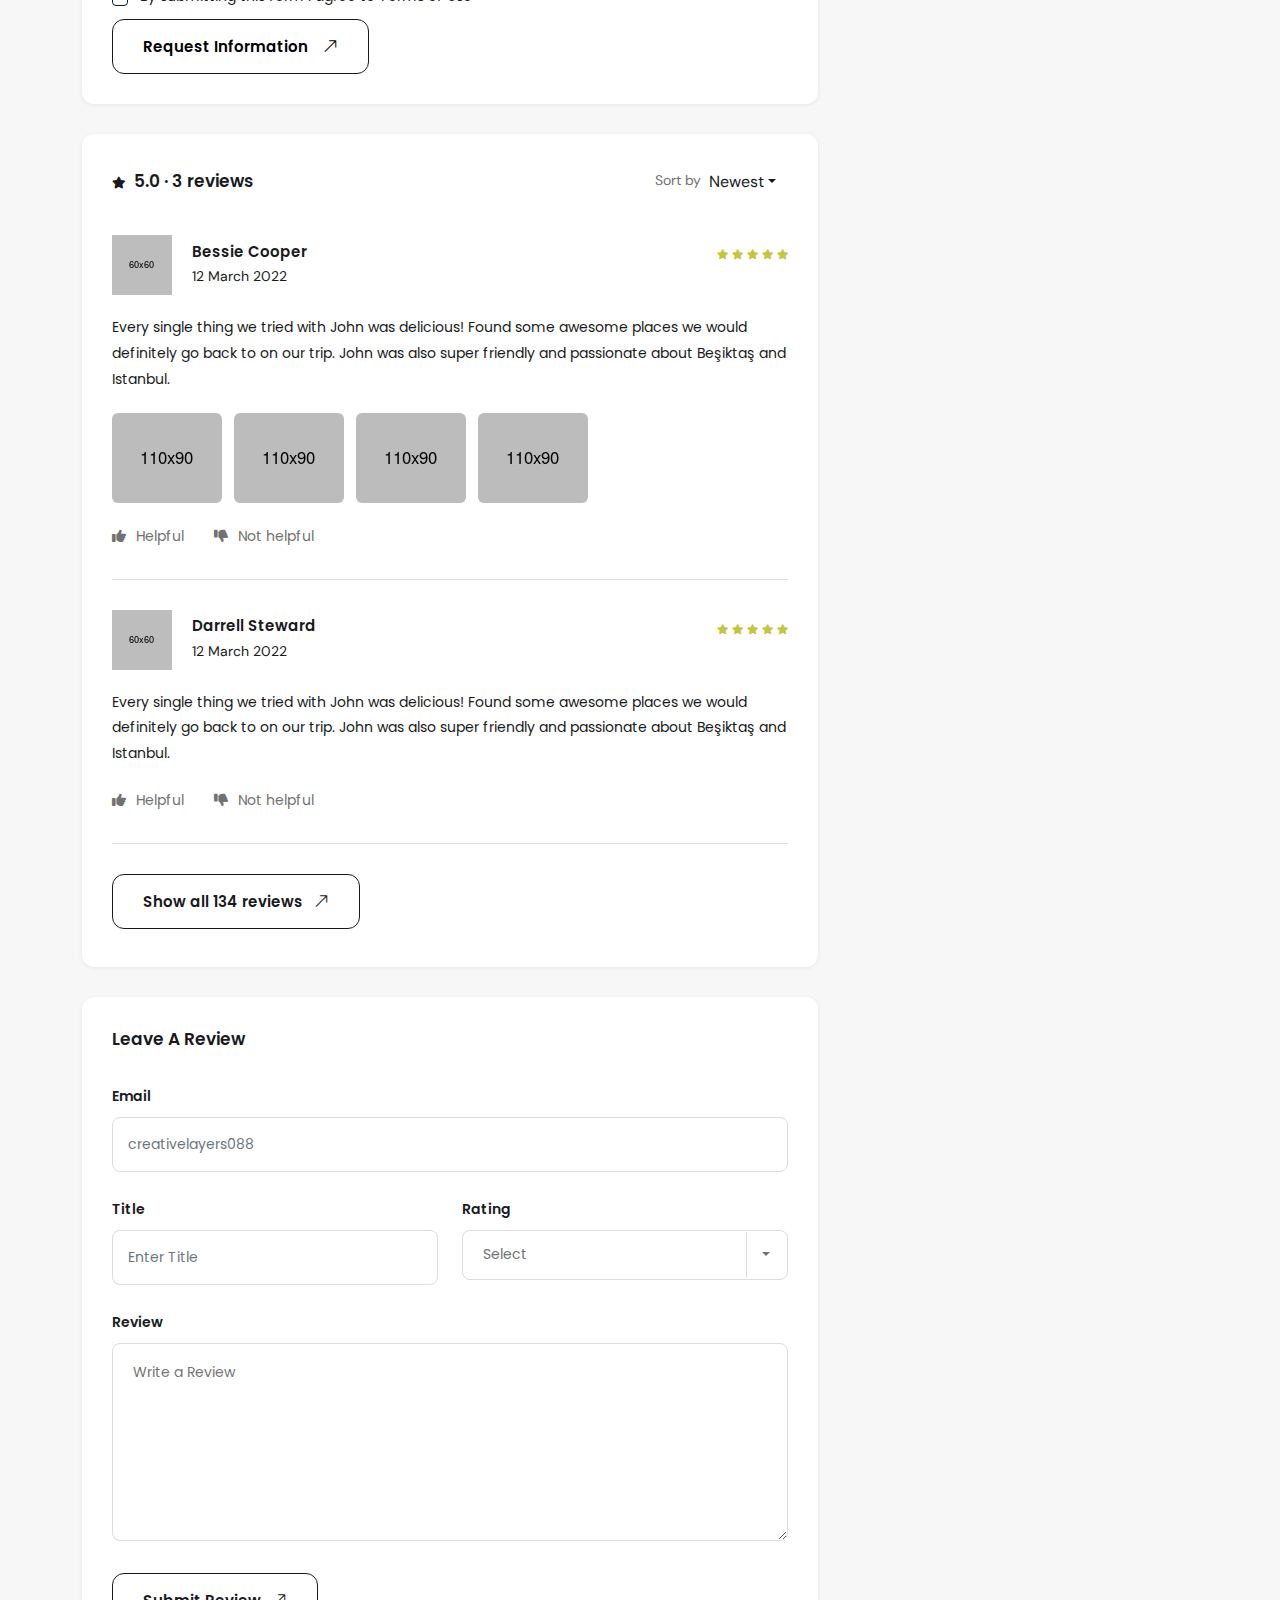
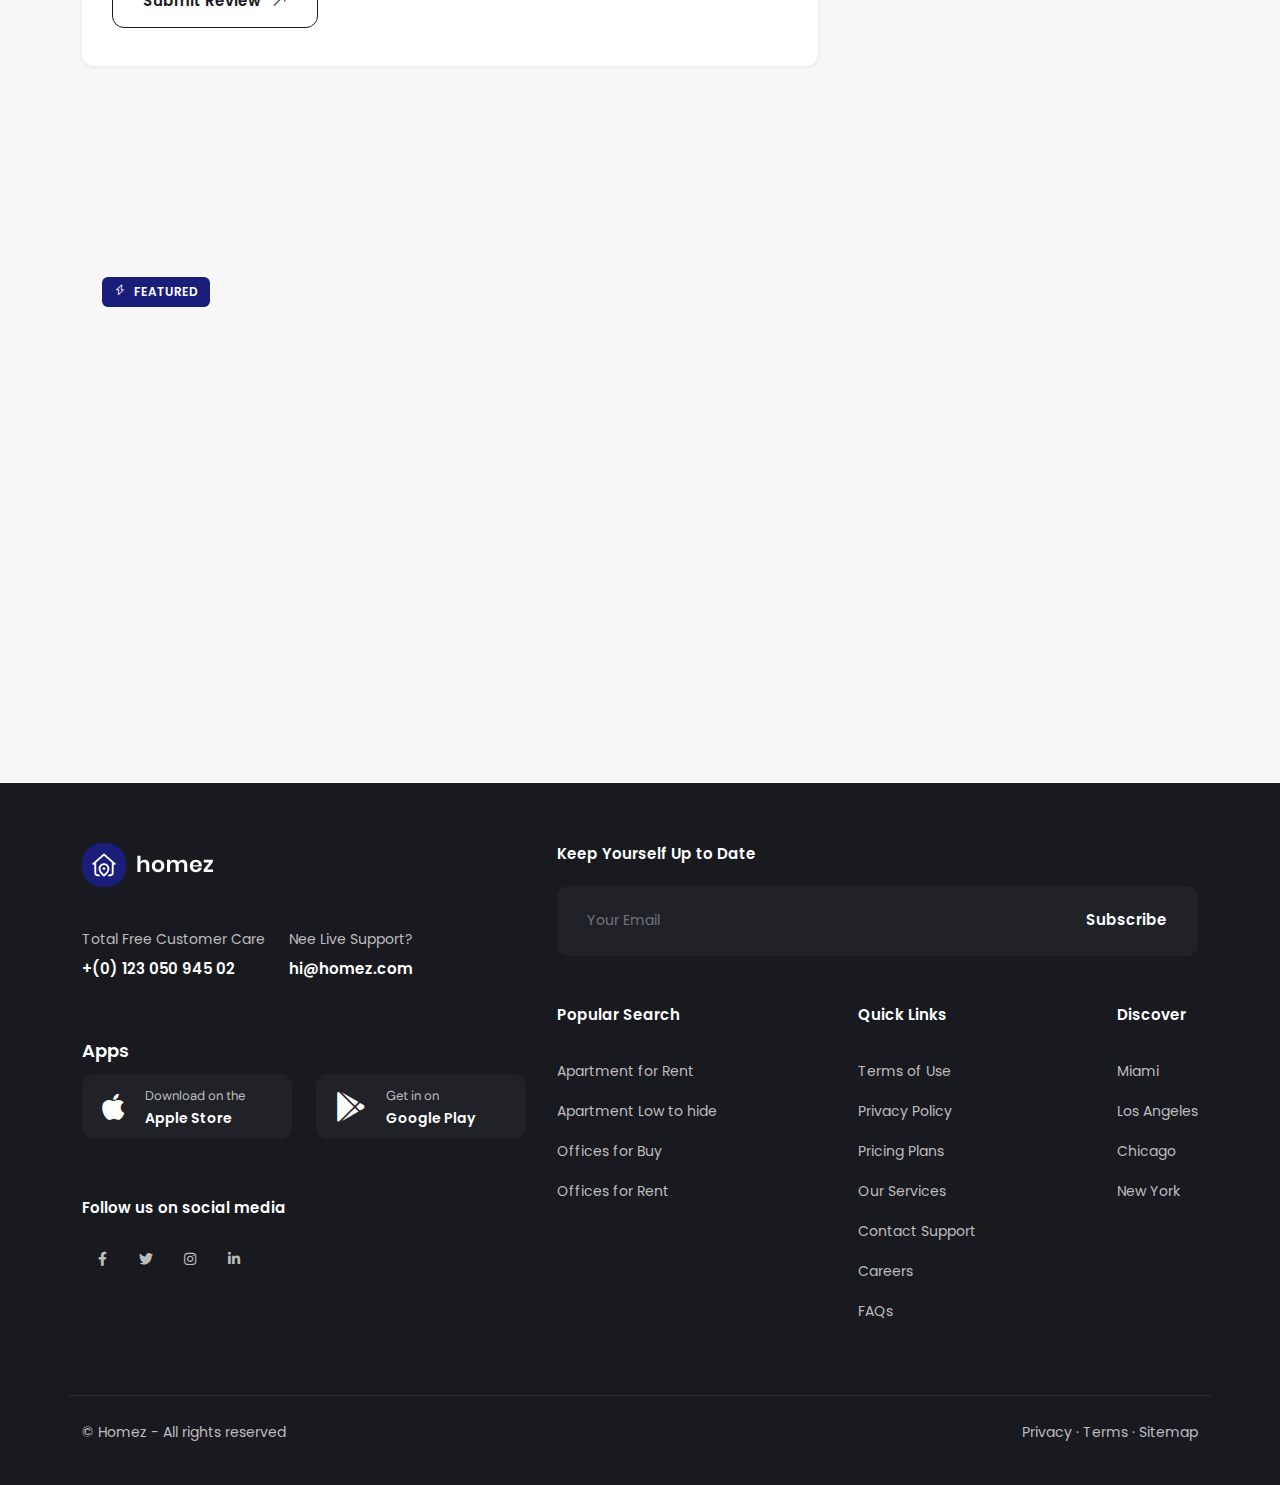
<file: detail-property.html>
<!DOCTYPE html>
<html dir="ltr" lang="en">

<head>
  <meta charset="utf-8">
  <meta http-equiv="X-UA-Compatible" content="IE=edge">
  <meta name="viewport" content="width=device-width, initial-scale=1">
  <meta name="keywords"
    content="advanced search, agency, agent, classified, directory, house, listing, property, real estate, real estate agency, real estate agent, realestate, realtor, rental">
  <meta name="description" content="Homez - Real Estate HTML Template">
  <meta name="CreativeLayers" content="ATFN">
  <!-- css file -->
  <link rel="stylesheet" href="css/bootstrap.min.css">
  <link rel="stylesheet" href="css/ace-responsive-menu.css">
  <link rel="stylesheet" href="css/menu.css">
  <link rel="stylesheet" href="css/fontawesome.css">
  <link rel="stylesheet" href="css/flaticon.css">
  <link rel="stylesheet" href="css/bootstrap-select.min.css">
  <link rel="stylesheet" href="css/ud-custom-spacing.css">
  <link rel="stylesheet" href="css/animate.css">
  <link rel="stylesheet" href="css/slider.css">
  <link rel="stylesheet" href="css/jquery-ui.min.css">
  <link rel="stylesheet" href="css/magnific-popup.css">
  <link rel="stylesheet" href="css/style.css">
  <!-- Responsive stylesheet -->
  <link rel="stylesheet" href="css/responsive.css">
  <!-- Title -->
  <title>Homez - Real Estate HTML Template</title>
  <!-- Favicon -->
  <link href="images/favicon.ico" sizes="128x128" rel="shortcut icon" type="image/x-icon" />
  <link href="images/favicon.ico" sizes="128x128" rel="shortcut icon" />
  <!-- Apple Touch Icon -->
  <link href="images/apple-touch-icon-60x60.png" sizes="60x60" rel="apple-touch-icon">
  <link href="images/apple-touch-icon-72x72.png" sizes="72x72" rel="apple-touch-icon">
  <link href="images/apple-touch-icon-114x114.png" sizes="114x114" rel="apple-touch-icon">
  <link href="images/apple-touch-icon-180x180.png" sizes="180x180" rel="apple-touch-icon">

  <!-- HTML5 shim and Respond.js for IE8 support of HTML5 elements and media queries -->
  <!-- WARNING: Respond.js doesn't work if you view the page via file:// -->
  <!--[if lt IE 9]>
<script src="https://oss.maxcdn.com/html5shiv/3.7.3/html5shiv.min.js"></script>
<script src="https://oss.maxcdn.com/respond/1.4.2/respond.min.js"></script>
<![endif]-->
</head>

<body>
  <div class="wrapper ovh">
    <div class="preloader"></div>

    <!-- Main Header Nav -->
    <header class="header-nav nav-innerpage-style main-menu">
      <!-- Ace Responsive Menu -->
      <nav class="posr">
        <div class="container posr menu_bdrt1">
          <div class="row align-items-center justify-content-between">
            <div class="col-auto">
              <div class="d-flex align-items-center justify-content-between">
                <div class="logos mr40 mr10-lg">
                  <a class="header-logo logo2" href="index.html"><img src="images/header-logo2.svg"
                      alt="Header Logo"></a>
                </div>
                <!-- Responsive Menu Structure-->
                <ul id="respMenu" class="ace-responsive-menu" data-menu-style="horizontal">
                  <li class="visible_list"> <a class="list-item" href="#"><span class="title">Home</span></a>
                    <!-- Level Two-->
                    <ul>
                      <li><a href="index.html">Home V1</a></li>
                      <li><a href="index2.html">Home V2</a></li>
                      <li><a href="index3.html">Home V3</a></li>
                      <li><a href="index4.html">Home V4</a></li>
                      <li><a href="index5.html">Home V5</a></li>
                      <li><a href="index6.html">Home V6</a></li>
                      <li><a href="index7.html">Home V7</a></li>
                      <li><a href="index8.html">Home V8</a></li>
                      <li><a href="index9.html">Home V9</a></li>
                      <li><a href="index10.html">Home V10</a></li>
                    </ul>
                  </li>
                  <li class="megamenu_style"> <a class="list-item" href="#"><span class="title">Listing</span></a>
                    <ul class="row dropdown-megamenu">
                      <li class="col mega_menu_list">
                        <h4 class="title">Grid View</h4>
                        <ul>
                          <li><a href="page-grid-default-v1.html">Grid Default v1</a></li>
                          <li><a href="page-grid-default-v2.html">Grid Default v2</a></li>
                          <li><a href="page-property-3-col.html">Grid Full Width 3 Cols</a></li>
                          <li><a href="page-property-4-col.html">Grid Full Width 4 Cols</a></li>
                          <li><a href="page-property-2-col.html">Grid Full Width 2 Cols</a></li>
                          <li><a href="page-property-1-col-v1.html">Grid Full Width 1 Cols v1</a></li>
                          <li><a href="page-property-1-col-v2.html">Grid Full Width 1 Cols v2</a></li>
                          <li><a href="page-property-banner-v1.html">Banner Search v1</a></li>
                          <li><a href="page-property-banner-v2.html">Banner Search v2</a></li>
                        </ul>
                      </li>
                      <li class="col mega_menu_list">
                        <h4 class="title">Map Style</h4>
                        <ul>
                          <li><a href="page-property-header-map-style.html">Header Map Style</a></li>
                          <li><a href="page-property-half-map-v1.html">Map V1</a></li>
                          <li><a href="page-property-half-map-v2.html">Map V2</a></li>
                          <li><a href="page-property-half-map-v3.html">Map V3</a></li>
                          <li><a href="page-property-half-map-v4.html">Map V4</a></li>
                        </ul>
                      </li>
                      <li class="col mega_menu_list">
                        <h4 class="title">List View</h4>
                        <ul>
                          <li><a href="page-property-list.html">List v1</a></li>
                          <li><a href="page-property-list-all.html">List All Style</a></li>
                        </ul>
                      </li>
                    </ul>
                  </li>
                  <li class="visible_list"> <a class="list-item" href="#"><span class="title">Property</span></a>
                    <ul>
                      <li> <a href="#"><span class="title">Agents</span></a>
                        <ul>
                          <li><a href="page-agents.html">Agents</a></li>
                          <li><a href="page-agent-single.html">Agent Single</a></li>
                          <li><a href="page-agency.html">Agency</a></li>
                          <li><a href="page-agency-single.html">Agency Single</a></li>
                        </ul>
                      </li>
                      <li> <a href="#"><span class="title">Dashboard</span></a>
                        <ul>
                          <li><a href="page-dashboard.html">Dashboard</a></li>
                          <li><a href="page-dashboard-message.html">Message</a></li>
                          <li><a href="page-dashboard-add-property.html">New Property</a></li>
                          <li><a href="page-dashboard-properties.html">My Properties</a></li>
                          <li><a href="page-dashboard-favorites.html">My Favorites</a></li>
                          <li><a href="page-dashboard-savesearch.html">Saved Search</a></li>
                          <li><a href="page-dashboard-review.html">Reviews</a></li>
                          <li><a href="page-dashboard-package.html">My Package</a></li>
                          <li><a href="page-dashboard-profile.html">My Profile</a></li>
                        </ul>
                      </li>
                      <li> <a href="#"><span class="title">Map Style</span></a>
                        <ul>
                          <li><a href="page-property-header-map-style.html">Header Map Style</a></li>
                          <li><a href="page-property-half-map-v1.html">Half Map Style v1</a></li>
                          <li><a href="page-property-half-map-v2.html">Half Map Style v2</a></li>
                          <li><a href="page-property-half-map-v3.html">Half Map Style v3</a></li>
                          <li><a href="page-property-half-map-v4.html">Half Map Style v4</a></li>
                        </ul>
                      </li>
                      <li> <a href="#"><span class="title">Single Style</span></a>
                        <ul>
                          <li><a href="page-property-single-v1.html">Single V1</a></li>
                          <li><a href="page-property-single-v2.html">Single V2</a></li>
                          <li><a href="page-property-single-v3.html">Single V3</a></li>
                          <li><a href="page-property-single-v4.html">Single V4</a></li>
                          <li><a href="page-property-single-v5.html">Single V5</a></li>
                          <li><a href="page-property-single-v6.html">Single V6</a></li>
                          <li><a href="page-property-single-v7.html">Single V7</a></li>
                          <li><a href="page-property-single-v8.html">Single V8</a></li>
                          <li><a href="page-property-single-v9.html">Single V9</a></li>
                          <li><a href="page-property-single-v10.html">Single V10</a></li>
                        </ul>
                      </li>
                    </ul>
                  </li>
                  <li class="visible_list"> <a class="list-item" href="#"><span class="title">Blog</span></a>
                    <ul>
                      <li><a href="page-blog-v1.html">List V1</a></li>
                      <li><a href="page-blog-v2.html">List V2</a></li>
                      <li><a href="page-blog-v3.html">List V3</a></li>
                      <li><a href="page-blog-single.html">Single</a></li>
                    </ul>
                  </li>
                  <li class="visible_list"> <a class="list-item" href="#"><span class="title">Pages</span></a>
                    <ul>
                      <li><a href="page-about.html">About</a></li>
                      <li><a href="page-contact.html">Contact</a></li>
                      <li><a href="page-compare.html">Compare</a></li>
                      <li><a href="page-pricing.html">Pricing</a></li>
                      <li><a href="page-faq.html">Faq</a></li>
                      <li><a href="page-login.html">Login</a></li>
                      <li><a href="page-register.html">Register</a></li>
                      <li><a href="page-error.html">404</a></li>
                      <li><a href="page-invoice.html">Invoices</a></li>
                      <li><a href="page-ui-element.html">UI Elements</a></li>
                    </ul>
                  </li>
                </ul>
              </div>
            </div>
            <div class="col-auto">
              <div class="d-flex align-items-center">
                <a class="login-info d-flex align-items-center" data-bs-toggle="modal" href="#exampleModalToggle"
                  role="button"><i class="far fa-user-circle fz16 me-2"></i> <span class="d-none d-xl-block">Login /
                    Register</span></a>
                <a class="ud-btn btn-transparent add-property bdrs60 mx-2 mx-xl-4"
                  href="page-dashboard-add-property.html">Add Property<i class="fal fa-arrow-right-long"></i></a>
                <a class="sidemenu-btn filter-btn-right" href="#"><img src="images/dark-nav-icon.svg" alt=""></a>
              </div>
            </div>
          </div>
        </div>
      </nav>
    </header>
    <!-- Signup Modal -->
    <div class="signup-modal">
      <div class="modal fade" id="exampleModalToggle" aria-hidden="true" aria-labelledby="exampleModalToggleLabel"
        tabindex="-1">
        <div class="modal-dialog modal-dialog-centered">
          <div class="modal-content">
            <div class="modal-header">
              <h5 class="modal-title" id="exampleModalToggleLabel">Welcome to Realton</h5>
              <button type="button" class="btn-close" data-bs-dismiss="modal" aria-label="Close"></button>
            </div>
            <div class="modal-body">
              <div class="log-reg-form">
                <div class="navtab-style2">
                  <nav>
                    <div class="nav nav-tabs mb20" id="nav-tab" role="tablist">
                      <button class="nav-link active fw600" id="nav-home-tab" data-bs-toggle="tab"
                        data-bs-target="#nav-home" type="button" role="tab" aria-controls="nav-home"
                        aria-selected="true">Sign In</button>
                      <button class="nav-link fw600" id="nav-profile-tab" data-bs-toggle="tab"
                        data-bs-target="#nav-profile" type="button" role="tab" aria-controls="nav-profile"
                        aria-selected="false">New Account</button>
                    </div>
                  </nav>
                  <div class="tab-content" id="nav-tabContent2">
                    <div class="tab-pane fade show active fz15" id="nav-home" role="tabpanel"
                      aria-labelledby="nav-home-tab">
                      <div class="form-style1">
                        <div class="mb25">
                          <label class="form-label fw600 dark-color">Email</label>
                          <input type="email" class="form-control" placeholder="Enter Email">
                        </div>
                        <div class="mb15">
                          <label class="form-label fw600 dark-color">Password</label>
                          <input type="text" class="form-control" placeholder="Enter Password">
                        </div>
                        <div class="checkbox-style1 d-block d-sm-flex align-items-center justify-content-between mb10">
                          <label class="custom_checkbox fz14 ff-heading">Remember me
                            <input type="checkbox" checked="checked">
                            <span class="checkmark"></span>
                          </label>
                          <a class="fz14 ff-heading" href="#">Lost your password?</a>
                        </div>
                        <div class="d-grid mb20">
                          <button class="ud-btn btn-thm" type="button">Sign in <i
                              class="fal fa-arrow-right-long"></i></button>
                        </div>
                        <div class="hr_content mb20">
                          <hr><span class="hr_top_text">OR</span>
                        </div>
                        <div class="d-grid mb10">
                          <button class="ud-btn btn-white" type="button"><i class="fab fa-google"></i> Continue
                            Google</button>
                        </div>
                        <div class="d-grid mb10">
                          <button class="ud-btn btn-fb" type="button"><i class="fab fa-facebook-f"></i> Continue
                            Facebook</button>
                        </div>
                        <div class="d-grid mb20">
                          <button class="ud-btn btn-apple" type="button"><i class="fab fa-apple"></i> Continue
                            Apple</button>
                        </div>
                        <p class="dark-color text-center mb0 mt10">Not signed up? <a class="dark-color fw600"
                            href="page-register.html">Create an account.</a></p>
                      </div>
                    </div>
                    <div class="tab-pane fade fz15" id="nav-profile" role="tabpanel" aria-labelledby="nav-profile-tab">
                      <div class="form-style1">
                        <div class="mb25">
                          <label class="form-label fw600 dark-color">Email</label>
                          <input type="email" class="form-control" placeholder="Enter Email">
                        </div>
                        <div class="mb20">
                          <label class="form-label fw600 dark-color">Password</label>
                          <input type="text" class="form-control" placeholder="Enter Password">
                        </div>
                        <div class="d-grid mb20">
                          <button class="ud-btn btn-thm" type="button">Create account <i
                              class="fal fa-arrow-right-long"></i></button>
                        </div>
                        <div class="hr_content mb20">
                          <hr><span class="hr_top_text">OR</span>
                        </div>
                        <div class="d-grid mb10">
                          <button class="ud-btn btn-white" type="button"><i class="fab fa-google"></i> Continue
                            Google</button>
                        </div>
                        <div class="d-grid mb10">
                          <button class="ud-btn btn-fb" type="button"><i class="fab fa-facebook-f"></i> Continue
                            Facebook</button>
                        </div>
                        <div class="d-grid mb20">
                          <button class="ud-btn btn-apple" type="button"><i class="fab fa-apple"></i> Continue
                            Apple</button>
                        </div>
                        <p class="dark-color text-center mb0 mt10">Not signed up? <a class="dark-color fw600"
                            href="page-register.html">Create an account.</a></p>
                      </div>
                    </div>
                  </div>
                </div>
              </div>
            </div>
          </div>
        </div>
      </div>
    </div>
    <!-- Menu In Hiddn SideBar -->
    <div class="rightside-hidden-bar">
      <div class="hsidebar-header">
        <div class="sidebar-close-icon"><span class="far fa-times"></span></div>
        <h4 class="title">Welcome to Realton</h4>
      </div>
      <div class="hsidebar-content">
        <div class="hiddenbar_navbar_content">
          <div class="hiddenbar_navbar_menu">
            <ul class="navbar-nav">
              <li class="nav-item"> <a class="nav-link" href="" role="button">Apartments</a></li>
              <li class="nav-item"> <a class="nav-link" href="" role="button">Bungalow</a></li>
              <li class="nav-item"> <a class="nav-link" href="" role="button">Houses</a></li>
              <li class="nav-item"> <a class="nav-link" href="" role="button">Loft</a></li>
              <li class="nav-item"> <a class="nav-link" href="" role="button">Office</a></li>
              <li class="nav-item"> <a class="nav-link" href="" role="button">Townhome</a></li>
              <li class="nav-item"> <a class="nav-link" href="" role="button">Villa</a></li>
            </ul>
          </div>
          <div class="hiddenbar_footer position-relative bdrt1">
            <div class="row pt45 pb30 pl30">
              <div class="col-auto">
                <div class="contact-info">
                  <p class="info-title dark-color">Total Free Customer Care</p>
                  <h6 class="info-phone dark-color"><a href="+(0)-123-050-945-02">+(0) 123 050 945 02</a></h6>
                </div>
              </div>
              <div class="col-auto">
                <div class="contact-info">
                  <p class="info-title dark-color">Nee Live Support?</p>
                  <h6 class="info-mail dark-color"><a href="mailto:hi@homez.com">hi@homez.com</a></h6>
                </div>
              </div>
            </div>
            <div class="row pt30 pb30 bdrt1">
              <div class="col-auto">
                <div class="social-style-sidebar d-flex align-items-center pl30">
                  <h6 class="me-4 mb-0">Follow us</h6>
                  <a class="me-3" href=""><i class="fab fa-facebook-f"></i></a>
                  <a class="me-3" href=""><i class="fab fa-twitter"></i></a>
                  <a class="me-3" href=""><i class="fab fa-instagram"></i></a>
                  <a class="me-3" href=""><i class="fab fa-linkedin-in"></i></a>
                </div>
              </div>
            </div>
          </div>
        </div>
      </div>
    </div>
    <!--End Menu In Hiddn SideBar -->

    <div class="hiddenbar-body-ovelay"></div>

    <!-- Mobile Nav  -->
    <div id="page" class="mobilie_header_nav stylehome1">
      <div class="mobile-menu">
        <div class="header innerpage-style">
          <div class="menu_and_widgets">
            <div class="mobile_menu_bar d-flex justify-content-between align-items-center">
              <a class="menubar" href="#menu"><img src="images/mobile-dark-nav-icon.svg" alt=""></a>
              <a class="mobile_logo" href="#"><img src="images/header-logo2.svg" alt=""></a>
              <a href="page-login.html"><span class="icon fz18 far fa-user-circle"></span></a>
            </div>
          </div>
        </div>
      </div>
      <!-- /.mobile-menu -->
      <nav id="menu" class="">
        <ul>
          <li><span>Home</span>
            <ul>
              <li><a href="index.html">Home V1</a></li>
              <li><a href="index2.html">Home V2</a></li>
              <li><a href="index3.html">Home V3</a></li>
              <li><a href="index4.html">Home V4</a></li>
              <li><a href="index5.html">Home V5</a></li>
              <li><a href="index6.html">Home V6</a></li>
              <li><a href="index7.html">Home V7</a></li>
              <li><a href="index8.html">Home V8</a></li>
              <li><a href="index9.html">Home V9</a></li>
              <li><a href="index10.html">Home V10</a></li>
            </ul>
          </li>
          <li><span>Property Listign</span>
            <ul>
              <li><span>Listing Grid</span>
                <ul>
                  <li><a href="page-grid-default-v1.html">Grid Default v1</a></li>
                  <li><a href="page-grid-default-v2.html">Grid Default v2</a></li>
                  <li><a href="page-property-3-col.html">Grid Full Width 3 Cols</a></li>
                  <li><a href="page-property-4-col.html">Grid Full Width 4 Cols</a></li>
                  <li><a href="page-property-2-col.html">Grid Full Width 2 Cols</a></li>
                  <li><a href="page-property-1-col-v1.html">Grid Full Width 1 Cols v1</a></li>
                  <li><a href="page-property-1-col-v2.html">Grid Full Width 1 Cols v2</a></li>
                  <li><a href="page-property-banner-v1.html">Banner Search v1</a></li>
                  <li><a href="page-property-banner-v2.html">Banner Search v2</a></li>
                </ul>
              </li>
              <li><span>List Style</span>
                <ul>
                  <li><a href="page-property-list.html">Style V1</a></li>
                  <li><a href="page-property-list-all.html">All List</a></li>
                </ul>
              </li>
              <li><span>Listing Single</span>
                <ul>
                  <li><a href="page-property-single-v1.html">Single V1</a></li>
                  <li><a href="page-property-single-v2.html">Single V2</a></li>
                  <li><a href="page-property-single-v3.html">Single V3</a></li>
                  <li><a href="page-property-single-v4.html">Single V4</a></li>
                  <li><a href="page-property-single-v5.html">Single V5</a></li>
                  <li><a href="page-property-single-v6.html">Single V6</a></li>
                  <li><a href="page-property-single-v7.html">Single V7</a></li>
                  <li><a href="page-property-single-v8.html">Single V8</a></li>
                  <li><a href="page-property-single-v9.html">Single V9</a></li>
                  <li><a href="page-property-single-v10.html">Single V10</a></li>
                </ul>
              </li>
              <li><span>Map Style</span>
                <ul>
                  <li><a href="page-property-header-map-style.html">Map Header</a></li>
                  <li><a href="page-property-half-map-v1.html">Map V1</a></li>
                  <li><a href="page-property-half-map-v2.html">Map V2</a></li>
                  <li><a href="page-property-half-map-v3.html">Map V3</a></li>
                  <li><a href="page-property-half-map-v4.html">Map V4</a></li>
                </ul>
              </li>
            </ul>
          </li>
          <li><span>User Dashboard</span>
            <ul>
              <li><a href="page-dashboard.html">Dashboard</a></li>
              <li><a href="page-dashboard-message.html">Message</a></li>
              <li><a href="page-dashboard-add-property.html">New Property</a></li>
              <li><a href="page-dashboard-properties.html">My Properties</a></li>
              <li><a href="page-dashboard-favorites.html">My Favorites</a></li>
              <li><a href="page-dashboard-savesearch.html">Saved Search</a></li>
              <li><a href="page-dashboard-review.html">Reviews</a></li>
              <li><a href="page-dashboard-package.html">My Package</a></li>
              <li><a href="page-dashboard-profile.html">My Profile</a></li>
            </ul>
          </li>
          <li><span>Blog</span>
            <ul>
              <li><a href="page-blog-v1.html">List V1</a></li>
              <li><a href="page-blog-v2.html">List V2</a></li>
              <li><a href="page-blog-v3.html">List V3</a></li>
              <li><a href="page-blog-single.html">Single</a></li>
            </ul>
          </li>
          <li><span>Pages</span>
            <ul>
              <li><a href="page-about.html">About</a></li>
              <li><a href="page-contact.html">Contact</a></li>
              <li><a href="page-compare.html">Compare</a></li>
              <li><a href="page-pricing.html">Pricing</a></li>
              <li><a href="page-faq.html">Faq</a></li>
              <li><a href="page-login.html">Login</a></li>
              <li><a href="page-register.html">Register</a></li>
              <li><a href="page-error.html">404</a></li>
              <li><a href="page-invoice.html">Invoices</a></li>
              <li><a href="page-ui-element.html">UI Elements</a></li>
            </ul>
          </li>
          <li class="px-3 mobile-menu-btn">
            <a href="page-dashboard-add-property.html" class="ud-btn btn-thm text-white">Submit Property<i
                class="fal fa-arrow-right-long"></i></a>
          </li>
          <!-- Only for Mobile View -->
        </ul>
      </nav>
    </div>

    <div class="body_content">
      <!-- Property All Lists -->
      <section class="pt60 pb90 bgc-f7">
        <div class="container">
          <div class="row mb30 wow fadeInUp" data-wow-delay="100ms">
            <div class="col-lg-8">
              <div class="single-property-content mb30-md">
                <h2 class="sp-lg-title">Awesome Interior Apartment</h2>
                <div class="pd-meta mb15 d-md-flex align-items-center">
                  <p class="text fz15 mb-0 bdrr1 pr10 bdrrn-sm">4834 N 10th St, Philadelphia, PA 19141</p>
                  <a class="ff-heading text-thm fz15 bdrr1 pr10 ml0-sm ml10 bdrrn-sm" href=""><i
                      class="fas fa-circle fz10 pe-2"></i>For sale</a>
                  <a class="ff-heading bdrr1 fz15 pr10 ml10 ml0-sm bdrrn-sm" href=""><i class="far fa-clock pe-2"></i>1
                    years ago</a>
                  <a class="ff-heading ml10 ml0-sm fz15" href=""><i
                      class="flaticon-fullscreen pe-2 align-text-top"></i>8721</a>
                </div>
                <div class="property-meta d-flex align-items-center">
                  <a class="text fz15" href=""><i class="flaticon-bed pe-2 align-text-top"></i>3 bed</a>
                  <a class="text ml20 fz15" href=""><i class="flaticon-shower pe-2 align-text-top"></i>4 bath</a>
                  <a class="text ml20 fz15" href=""><i class="flaticon-expand pe-2 align-text-top"></i>1200 sqft</a>
                </div>
              </div>
            </div>
            <div class="col-lg-4">
              <div class="single-property-content">
                <div class="property-action text-lg-end">
                  <div class="d-flex mb20 mb10-md align-items-center justify-content-lg-end">
                    <a class="icon mr10" href=""><span class="flaticon-like"></span></a>
                    <a class="icon mr10" href=""><span class="flaticon-new-tab"></span></a>
                    <a class="icon mr10" href=""><span class="flaticon-share-1"></span></a>
                    <a class="icon" href=""><span class="flaticon-printer"></span></a>
                  </div>
                  <h3 class="price mb-0">$958,000</h3>
                  <p class="text space fz15">$2,300/sq ft</p>
                </div>
              </div>
            </div>
          </div>
          <div class="row wow fadeInUp" data-wow-delay="500ms">
            <div class="col-lg-8">
              <div class="ps-widget bgc-white bdrs12 default-box-shadow2 p30 mb30 overflow-hidden position-relative">
                <div class="ps-v4-hero-tab position-relative">
                  <ul class="nav nav-pills justify-content-end" id="pills-tab2" role="tablist">
                    <li class="nav-item" role="presentation">
                      <button class="nav-link active mr10" id="pills-home-tab" data-bs-toggle="pill"
                        data-bs-target="#pills-home" type="button" role="tab" aria-controls="pills-home"
                        aria-selected="true"><span class="flaticon-images text-white fz20"></span></button>
                    </li>
                    <li class="nav-item" role="presentation">
                      <button class="nav-link mr10" id="pills-profile-tab" data-bs-toggle="pill"
                        data-bs-target="#pills-profile" type="button" role="tab" aria-controls="pills-profile"
                        aria-selected="false"><span class="flaticon-map text-white fz20"></span></button>
                    </li>
                    <li class="nav-item" role="presentation">
                      <button class="nav-link" id="pills-contact-tab" data-bs-toggle="pill"
                        data-bs-target="#pills-contact" type="button" role="tab" aria-controls="pills-contact"
                        aria-selected="false"><span class="flaticon-maps-1 text-white fz20"></span></button>
                    </li>
                  </ul>
                </div>
                <div class="ps-v4-hero-tab">
                  <div class="tab-content overflow-visible" id="pills-tabContent2">
                    <div class="tab-pane fade show active" id="pills-home" role="tabpanel"
                      aria-labelledby="pills-home-tab">
                      <div class="container p-0">
                        <div class="row wow fadeInUp" data-wow-delay="300ms">
                          <div class="col-lg-12">
                            <div class="ps-v6-slider nav_none slider-1-grid owl-theme owl-carousel">
                              <div class="item">
                                <img class="bdrs12" src="images/listings/listing-single-6-1.jpg" alt="">
                              </div>
                              <div class="item">
                                <img class="bdrs12" src="images/listings/listing-single-6-2.jpg" alt="">
                              </div>
                              <div class="item">
                                <img class="bdrs12" src="images/listings/listing-single-6-3.jpg" alt="">
                              </div>
                              <div class="item">
                                <img class="bdrs12" src="images/listings/listing-single-6-4.jpg" alt="">
                              </div>
                            </div>
                          </div>
                        </div>
                      </div>
                    </div>
                    <div class="tab-pane fade" id="pills-profile" role="tabpanel" aria-labelledby="pills-profile-tab">
                      <iframe class="position-relative h510" loading="lazy"
                        src="https://maps.google.com/maps?q=London%20Eye%2C%20London%2C%20United%20Kingdom&amp;t=m&amp;z=14&amp;output=embed&amp;iwloc=near"
                        title="London Eye, London, United Kingdom"
                        aria-label="London Eye, London, United Kingdom"></iframe>
                    </div>
                    <div class="tab-pane fade" id="pills-contact" role="tabpanel" aria-labelledby="pills-contact-tab">
                      <iframe class="h510 w-100"
                        src="https://www.google.com/maps/embed?pb=!4v1553797194458!6m8!1m7!1sR4K_5Z2wRHTk9el8KLTh9Q!2m2!1d36.82551718071267!2d-76.34864590837246!3f305.15097!4f0!5f0.7820865974627469"
                        allowfullscreen=""></iframe>
                    </div>
                  </div>
                </div>
              </div>
              <!-- overview -->
              <div class="ps-widget bgc-white bdrs12 default-box-shadow2 p30 mb30 overflow-hidden position-relative">
                <h4 class="title fz17 mb30">Overview</h4>
                <div class="row">
                  <div class="col-sm-6 col-lg-4">
                    <div class="overview-element mb25 d-flex align-items-center">
                      <span class="icon flaticon-bed"></span>
                      <div class="ml15">
                        <h6 class="mb-0">Bedroom</h6>
                        <p class="text mb-0 fz15">3</p>
                      </div>
                    </div>
                  </div>
                  <div class="col-sm-6 col-lg-4">
                    <div class="overview-element mb25 d-flex align-items-center">
                      <span class="icon flaticon-shower"></span>
                      <div class="ml15">
                        <h6 class="mb-0">Bath</h6>
                        <p class="text mb-0 fz15">2</p>
                      </div>
                    </div>
                  </div>
                  <div class="col-sm-6 col-lg-4">
                    <div class="overview-element mb25 d-flex align-items-center">
                      <span class="icon flaticon-event"></span>
                      <div class="ml15">
                        <h6 class="mb-0">Year Built</h6>
                        <p class="text mb-0 fz15">2022</p>
                      </div>
                    </div>
                  </div>
                  <div class="col-sm-6 col-lg-4">
                    <div class="overview-element mb25-xs d-flex align-items-center">
                      <span class="icon flaticon-garage"></span>
                      <div class="ml15">
                        <h6 class="mb-0">Garage</h6>
                        <p class="text mb-0 fz15">2</p>
                      </div>
                    </div>
                  </div>
                  <div class="col-sm-6 col-lg-4">
                    <div class="overview-element mb25-xs d-flex align-items-center">
                      <span class="icon flaticon-expand"></span>
                      <div class="ml15">
                        <h6 class="mb-0">Sqft</h6>
                        <p class="text mb-0 fz15">1200</p>
                      </div>
                    </div>
                  </div>
                  <div class="col-sm-6 col-lg-4">
                    <div class="overview-element d-flex align-items-center">
                      <span class="icon flaticon-home-1"></span>
                      <div class="ml15">
                        <h6 class="mb-0">Property Type</h6>
                        <p class="text mb-0 fz15">Apartment</p>
                      </div>
                    </div>
                  </div>
                </div>
              </div>
              <!--Property description -->
              <div class="ps-widget bgc-white bdrs12 default-box-shadow2 p30 mb30 overflow-hidden position-relative">
                <h4 class="title fz17 mb30">Property Description</h4>
                <p class="text mb10">This 3-bed with a loft, 2-bath home in the gated community of The Hideout has it
                  all. From the open floor plan to the abundance of light from the windows, this home is perfect for
                  entertaining. The living room and dining room have vaulted ceilings and a beautiful fireplace. You
                  will love spending time on the deck taking in the beautiful views. In the kitchen, you'll find
                  stainless steel appliances and a tile backsplash, as well as a breakfast bar.</p>
                <div class="agent-single-accordion">
                  <div class="accordion accordion-flush" id="accordionFlushExample">
                    <div class="accordion-item">
                      <div id="flush-collapseOne" class="accordion-collapse collapse" aria-labelledby="flush-headingOne"
                        data-bs-parent="#accordionFlushExample" style="">
                        <div class="accordion-body p-0">
                          <p class="text">Placeholder content for this accordion, which is intended to demonstrate the
                            class. This is the first item's accordion body you get groundbreaking performance and
                            amazing battery life. Add to that a stunning Liquid Retina XDR display, the best camera and
                            audio ever in a Mac notebook, and all the ports you need.</p>
                        </div>
                      </div>
                      <h2 class="accordion-header" id="flush-headingOne">
                        <button class="accordion-button p-0 collapsed" type="button" data-bs-toggle="collapse"
                          data-bs-target="#flush-collapseOne" aria-expanded="false"
                          aria-controls="flush-collapseOne">Show more</button>
                      </h2>
                    </div>
                  </div>
                </div>
                <h4 class="title fz17 mb30 mt50">Property Details</h4>
                <div class="row">
                  <div class="col-md-6 col-xl-4">
                    <div class="d-flex justify-content-between">
                      <div class="pd-list">
                        <p class="fw600 mb10 ff-heading dark-color">Property ID</p>
                        <p class="fw600 mb10 ff-heading dark-color">Price</p>
                        <p class="fw600 mb10 ff-heading dark-color">Property Size</p>
                        <p class="fw600 mb10 ff-heading dark-color">Bathrooms</p>
                        <p class="fw600 mb-0 ff-heading dark-color">Bedrooms</p>
                      </div>
                      <div class="pd-list">
                        <p class="text mb10">RT48</p>
                        <p class="text mb10">$252,000</p>
                        <p class="text mb10">1500 Sq Ft</p>
                        <p class="text mb10">3</p>
                        <p class="text mb-0">2</p>
                      </div>
                    </div>
                  </div>
                  <div class="col-md-6 col-xl-4 offset-xl-2">
                    <div class="d-flex justify-content-between">
                      <div class="pd-list">
                        <p class="fw600 mb10 ff-heading dark-color">Garage</p>
                        <p class="fw600 mb10 ff-heading dark-color">Garage Size</p>
                        <p class="fw600 mb10 ff-heading dark-color">Year Built</p>
                        <p class="fw600 mb10 ff-heading dark-color">Property Type</p>
                        <p class="fw600 mb-0 ff-heading dark-color">Property Status</p>
                      </div>
                      <div class="pd-list">
                        <p class="text mb10">2</p>
                        <p class="text mb10">200 SqFt</p>
                        <p class="text mb10">2022</p>
                        <p class="text mb10">Apartment</p>
                        <p class="text mb-0">For Sale</p>
                      </div>
                    </div>
                  </div>
                </div>
              </div>
              <!-- Address -->
              <div class="ps-widget bgc-white bdrs12 default-box-shadow2 p30 mb30 overflow-hidden position-relative">
                <h4 class="title fz17 mb30 mt30">Address</h4>
                <div class="row">
                  <div class="col-md-6 col-xl-4">
                    <div class="d-flex justify-content-between">
                      <div class="pd-list">
                        <p class="fw600 mb10 ff-heading dark-color">Address</p>
                        <p class="fw600 mb10 ff-heading dark-color">City</p>
                        <p class="fw600 mb-0 ff-heading dark-color">State/county</p>
                      </div>
                      <div class="pd-list">
                        <p class="text mb10">10425 Tabor St</p>
                        <p class="text mb10">Los Angeles</p>
                        <p class="text mb-0">California</p>
                      </div>
                    </div>
                  </div>
                  <div class="col-md-6 col-xl-4 offset-xl-2">
                    <div class="d-flex justify-content-between">
                      <div class="pd-list">
                        <p class="fw600 mb10 ff-heading dark-color">Zip/Postal Code</p>
                        <p class="fw600 mb10 ff-heading dark-color">Area</p>
                        <p class="fw600 mb-0 ff-heading dark-color">Country</p>
                      </div>
                      <div class="pd-list">
                        <p class="text mb10">90034</p>
                        <p class="text mb10">Brookside</p>
                        <p class="text mb-0">United States</p>
                      </div>
                    </div>
                  </div>
                  <div class="col-lg-12">
                    <iframe class="position-relative bdrs12 mt30 h250" loading="lazy"
                      src="https://maps.google.com/maps?q=London%20Eye%2C%20London%2C%20United%20Kingdom&amp;t=m&amp;z=14&amp;output=embed&amp;iwloc=near"
                      title="London Eye, London, United Kingdom"
                      aria-label="London Eye, London, United Kingdom"></iframe>
                  </div>
                </div>
              </div>
              <!-- Features & Amenities -->
              <div class="ps-widget bgc-white bdrs12 default-box-shadow2 p30 mb30 overflow-hidden position-relative">
                <h4 class="title fz17 mb30">Features & Amenities</h4>
                <div class="row">
                  <div class="col-sm-6 col-md-4">
                    <div class="pd-list mb10-sm">
                      <p class="text mb10"><i class="fas fa-circle fz6 align-middle pe-2"></i>Air Conditioning</p>
                      <p class="text mb10"><i class="fas fa-circle fz6 align-middle pe-2"></i>Barbeque</p>
                      <p class="text mb10"><i class="fas fa-circle fz6 align-middle pe-2"></i>Dryer</p>
                      <p class="text mb-0"><i class="fas fa-circle fz6 align-middle pe-2"></i>Gym</p>
                    </div>
                  </div>
                  <div class="col-sm-6 col-md-4">
                    <div class="pd-list">
                      <p class="text mb10"><i class="fas fa-circle fz6 align-middle pe-2"></i>Lawn</p>
                      <p class="text mb10"><i class="fas fa-circle fz6 align-middle pe-2"></i>Microwave</p>
                      <p class="text mb10"><i class="fas fa-circle fz6 align-middle pe-2"></i>Outdoor Shower</p>
                      <p class="text mb-0"><i class="fas fa-circle fz6 align-middle pe-2"></i>Refrigerator</p>
                    </div>
                  </div>
                  <div class="col-sm-6 col-md-4">
                    <div class="pd-list">
                      <p class="text mb10"><i class="fas fa-circle fz6 align-middle pe-2"></i>Swimming Pool</p>
                      <p class="text mb10"><i class="fas fa-circle fz6 align-middle pe-2"></i>TV Cable</p>
                      <p class="text mb10"><i class="fas fa-circle fz6 align-middle pe-2"></i>Washer</p>
                      <p class="text mb-0"><i class="fas fa-circle fz6 align-middle pe-2"></i>WiFi6
                      <p>
                    </div>
                  </div>
                </div>
              </div>
              <!-- Energy Class -->
              <div class="ps-widget bgc-white bdrs12 default-box-shadow2 p30 mb30 overflow-hidden position-relative">
                <h4 class="title fz17 mb30">Energy Class</h4>
                <div class="row">
                  <div class="col-sm-12">
                    <div class="pd-list d-flex justify-content-between">
                      <p class="text mb10">Global Energy Performance Index</p>
                      <p>A+</p>
                    </div>
                    <div class="pd-list d-flex justify-content-between">
                      <p class="text mb10">Renewable energy performance index</p>
                      <p>92.42 kWh / m²a</p>
                    </div>
                    <div class="pd-list d-flex justify-content-between">
                      <p class="text mb10">Energy performance of the building</p>
                      <p>00.00 kWh / m²a</p>
                    </div>
                    <div class="pd-list d-flex justify-content-between">
                      <p class="text mb10">EPC Current Rating</p>
                      <p>92</p>
                    </div>
                    <div class="pd-list d-flex justify-content-between">
                      <p class="text mb10">EPC Potential Rating</p>
                      <p>80+</p>
                    </div>
                  </div>
                  <div class="col-lg-12 mt20">
                    <img class="w-100" src="images/resource/energy-class.png" alt="">
                  </div>
                </div>
              </div>
              <!-- Floor Plans -->
              <div class="ps-widget bgc-white bdrs12 default-box-shadow2 p30 mb30 overflow-hidden position-relative">
                <h4 class="title fz17 mb30">Floor Plans</h4>
                <div class="row">
                  <div class="col-md-12">
                    <div class="accordion-style1 style2">
                      <div class="accordion" id="accordionExample">
                        <div class="accordion-item">
                          <h2 class="accordion-header" id="headingFirst">
                            <button class="accordion-button" type="button" data-bs-toggle="collapse"
                              data-bs-target="#collapseFirst" aria-expanded="true" aria-controls="collapseFirst">
                              <span class="w-100 d-md-flex align-items-center">
                                <span class="mr10-sm">First Floor</span>
                                <span class="ms-auto d-md-flex align-items-center justify-content-end">
                                  <span class="me-2 me-md-4">
                                    <span class="fw600">Size:</span>
                                    <span class="text">1267 Sqft</span>
                                  </span>
                                  <span class="me-2 me-md-4">
                                    <span class="fw600">Bedrooms</span>
                                    <span class="text">2</span>
                                  </span>
                                  <span class="me-2 me-md-4">
                                    <span class="fw600">Bathrooms</span>
                                    <span class="text">2</span>
                                  </span>
                                  <span>
                                    <span class="fw600">Price</span>
                                    <span class="text">$920,99</span>
                                  </span>
                                </span>
                              </span>
                            </button>
                          </h2>
                          <div id="collapseFirst" class="accordion-collapse collapse" aria-labelledby="headingFirst"
                            data-parent="#accordionExample">
                            <div class="accordion-body text-center"><img class="w-100"
                                src="images/listings/listing-single-1.png" alt=""></div>
                          </div>
                        </div>
                        <div class="accordion-item active">
                          <h2 class="accordion-header" id="headingSecond">
                            <button class="accordion-button collapsed" type="button" data-bs-toggle="collapse"
                              data-bs-target="#collapseSecond" aria-expanded="false" aria-controls="collapseSecond">
                              <span class="w-100 d-md-flex align-items-center">
                                <span class="mr10-sm">Second Floor</span>
                                <span class="ms-auto d-md-flex align-items-center justify-content-end">
                                  <span class="me-2 me-md-4">
                                    <span class="fw600">Size:</span>
                                    <span class="text">1267 Sqft</span>
                                  </span>
                                  <span class="me-2 me-md-4">
                                    <span class="fw600">Bedrooms</span>
                                    <span class="text">2</span>
                                  </span>
                                  <span class="me-2 me-md-4">
                                    <span class="fw600">Bathrooms</span>
                                    <span class="text">2</span>
                                  </span>
                                  <span>
                                    <span class="fw600">Price</span>
                                    <span class="text">$920,99</span>
                                  </span>
                                </span>
                              </span>
                            </button>
                          </h2>
                          <div id="collapseSecond" class="accordion-collapse collapse show"
                            aria-labelledby="headingSecond" data-parent="#accordionExample">
                            <div class="accordion-body text-center"><img class="w-100"
                                src="images/listings/listing-single-1.png" alt=""></div>
                          </div>
                        </div>
                        <div class="accordion-item">
                          <h2 class="accordion-header" id="headingThird">
                            <button class="accordion-button collapsed" type="button" data-bs-toggle="collapse"
                              data-bs-target="#collapseThird" aria-expanded="false" aria-controls="collapseThird">
                              <span class="w-100 d-md-flex align-items-center">
                                <span class="mr10-sm">Third Floor</span>
                                <span class="ms-auto d-md-flex align-items-center justify-content-end">
                                  <span class="me-4">
                                    <span class="fw600">Size:</span>
                                    <span class="text">1267 Sqft</span>
                                  </span>
                                  <span class="me-4">
                                    <span class="fw600">Bedrooms</span>
                                    <span class="text">2</span>
                                  </span>
                                  <span class="me-4">
                                    <span class="fw600">Bathrooms</span>
                                    <span class="text">2</span>
                                  </span>
                                  <span>
                                    <span class="fw600">Price</span>
                                    <span class="text">$920,99</span>
                                  </span>
                                </span>
                              </span>
                            </button>
                          </h2>
                          <div id="collapseThird" class="accordion-collapse collapse" aria-labelledby="headingThird"
                            data-parent="#accordionExample">
                            <div class="accordion-body text-center"><img class="w-100"
                                src="images/listings/listing-single-1.png" alt=""></div>
                          </div>
                        </div>
                      </div>
                    </div>
                  </div>
                </div>
              </div>
              <!-- Video -->
              <div class="ps-widget bgc-white bdrs12 default-box-shadow2 p30 mb30 overflow-hidden position-relative">
                <h4 class="title fz17 mb30">Video</h4>
                <div class="row">
                  <div class="col-md-12">
                    <div class="property_video bdrs12 w-100">
                      <a class="video_popup_btn mx-auto popup-img popup-youtube"
                        href="https://www.youtube.com/watch?v=oqNZOOWF8qM"><span class="flaticon-play"></span></a>
                    </div>
                  </div>
                </div>
              </div>
              <!-- 360° Virtual Tour -->
              <div class="ps-widget bgc-white bdrs12 default-box-shadow2 p30 mb30 overflow-hidden position-relative">
                <h4 class="title fz17 mb30">360° Virtual Tour</h4>
                <div class="row">
                  <div class="col-md-12">
                    <img src="images/listings/listing-single-7.jpg" alt="" class="w-100 bdrs12">
                  </div>
                </div>
              </div>
              <!-- Nearby -->
              <div class="ps-widget bgc-white bdrs12 default-box-shadow2 p30 mb30 overflow-hidden position-relative">
                <h4 class="title fz17 mb30">What's Nearby?</h4>
                <div class="row">
                  <div class="col-md-12">
                    <div class="navtab-style1">
                      <nav>
                        <div class="nav nav-tabs mb20" id="nav-tab2" role="tablist">
                          <button class="nav-link fw600 active" id="nav-item1-tab" data-bs-toggle="tab"
                            data-bs-target="#nav-item1" type="button" role="tab" aria-controls="nav-item1"
                            aria-selected="true">Education</button>
                          <button class="nav-link fw600" id="nav-item2-tab" data-bs-toggle="tab"
                            data-bs-target="#nav-item2" type="button" role="tab" aria-controls="nav-item2"
                            aria-selected="false">Health & Medical</button>
                          <button class="nav-link fw600" id="nav-item3-tab" data-bs-toggle="tab"
                            data-bs-target="#nav-item3" type="button" role="tab" aria-controls="nav-item3"
                            aria-selected="false">Transportation</button>
                        </div>
                      </nav>
                      <div class="tab-content" id="nav-tabContent">
                        <div class="tab-pane fade fz15 active show" id="nav-item1" role="tabpanel"
                          aria-labelledby="nav-item1-tab">
                          <div class="nearby d-sm-flex align-items-center mb20">
                            <div class="rating dark-color mr15 ms-1 mt10-xs mb10-xs"><span
                                class="fw600 fz14">4</span><span class="text fz14">/10</span></div>
                            <div class="details">
                              <p class="dark-color fw600 mb-0">South Londonderry Elementary School</p>
                              <p class="text mb-0">Grades: PK-6 Distance: 3.7 mi</p>
                              <div class="blog-single-review">
                                <ul class="mb0 ps-0">
                                  <li class="list-inline-item me-0"><a href="#"><i
                                        class="fas fa-star review-color2 fz10"></i></a></li>
                                  <li class="list-inline-item me-0"><a href="#"><i
                                        class="fas fa-star review-color2 fz10"></i></a></li>
                                  <li class="list-inline-item me-0"><a href="#"><i
                                        class="fas fa-star review-color2 fz10"></i></a></li>
                                  <li class="list-inline-item me-0"><a href="#"><i
                                        class="fas fa-star review-color2 fz10"></i></a></li>
                                  <li class="list-inline-item me-0"><a href="#"><i
                                        class="fas fa-star review-color2 fz10"></i></a></li>
                                </ul>
                              </div>
                            </div>
                          </div>
                          <div class="nearby d-sm-flex align-items-center mb20">
                            <div class="rating dark-color mr15 ms-1 mt10-xs mb10-xs"><span
                                class="fw600 fz14">5</span><span class="text fz14">/10</span></div>
                            <div class="details">
                              <p class="dark-color fw600 mb-0">Londonderry Senior High School</p>
                              <p class="text mb-0">Grades: PK-6 Distance: 3.7 mi</p>
                              <div class="blog-single-review">
                                <ul class="mb0 ps-0">
                                  <li class="list-inline-item me-0"><a href="#"><i
                                        class="fas fa-star review-color2 fz10"></i></a></li>
                                  <li class="list-inline-item me-0"><a href="#"><i
                                        class="fas fa-star review-color2 fz10"></i></a></li>
                                  <li class="list-inline-item me-0"><a href="#"><i
                                        class="fas fa-star review-color2 fz10"></i></a></li>
                                  <li class="list-inline-item me-0"><a href="#"><i
                                        class="fas fa-star review-color2 fz10"></i></a></li>
                                  <li class="list-inline-item me-0"><a href="#"><i
                                        class="fas fa-star review-color2 fz10"></i></a></li>
                                </ul>
                              </div>
                            </div>
                          </div>
                          <div class="nearby d-sm-flex align-items-center">
                            <div class="rating style2 dark-color mr15 ms-1 mt10-xs mb10-xs"><span
                                class="fw600 fz14">5</span><span class="text fz14">/10</span></div>
                            <div class="details">
                              <p class="dark-color fw600 mb-0">Londonderry Middle School</p>
                              <p class="text mb-0">Grades: PK-6 Distance: 3.7 mi</p>
                              <div class="blog-single-review">
                                <ul class="mb0 ps-0">
                                  <li class="list-inline-item me-0"><a href="#"><i
                                        class="fas fa-star review-color2 fz10"></i></a></li>
                                  <li class="list-inline-item me-0"><a href="#"><i
                                        class="fas fa-star review-color2 fz10"></i></a></li>
                                  <li class="list-inline-item me-0"><a href="#"><i
                                        class="fas fa-star review-color2 fz10"></i></a></li>
                                  <li class="list-inline-item me-0"><a href="#"><i
                                        class="fas fa-star review-color2 fz10"></i></a></li>
                                  <li class="list-inline-item me-0"><a href="#"><i
                                        class="fas fa-star review-color2 fz10"></i></a></li>
                                </ul>
                              </div>
                            </div>
                          </div>
                        </div>
                        <div class="tab-pane fade fz15" id="nav-item2" role="tabpanel" aria-labelledby="nav-item2-tab">
                          <div class="nearby d-sm-flex align-items-center mb20">
                            <div class="rating dark-color mr15 ms-1 mt10-xs mb10-xs"><span
                                class="fw600 fz14">4</span><span class="text fz14">/10</span></div>
                            <div class="details">
                              <p class="dark-color fw600 mb-0">South Londonderry Elementary School</p>
                              <p class="text mb-0">Grades: PK-6 Distance: 3.7 mi</p>
                              <div class="blog-single-review">
                                <ul class="mb0 ps-0">
                                  <li class="list-inline-item me-0"><a href="#"><i
                                        class="fas fa-star review-color2 fz10"></i></a></li>
                                  <li class="list-inline-item me-0"><a href="#"><i
                                        class="fas fa-star review-color2 fz10"></i></a></li>
                                  <li class="list-inline-item me-0"><a href="#"><i
                                        class="fas fa-star review-color2 fz10"></i></a></li>
                                  <li class="list-inline-item me-0"><a href="#"><i
                                        class="fas fa-star review-color2 fz10"></i></a></li>
                                  <li class="list-inline-item me-0"><a href="#"><i
                                        class="fas fa-star review-color2 fz10"></i></a></li>
                                </ul>
                              </div>
                            </div>
                          </div>
                          <div class="nearby d-sm-flex align-items-center mb20">
                            <div class="rating dark-color mr15 ms-1 mt10-xs mb10-xs"><span
                                class="fw600 fz14">5</span><span class="text fz14">/10</span></div>
                            <div class="details">
                              <p class="dark-color fw600 mb-0">Londonderry Senior High School</p>
                              <p class="text mb-0">Grades: PK-6 Distance: 3.7 mi</p>
                              <div class="blog-single-review">
                                <ul class="mb0 ps-0">
                                  <li class="list-inline-item me-0"><a href="#"><i
                                        class="fas fa-star review-color2 fz10"></i></a></li>
                                  <li class="list-inline-item me-0"><a href="#"><i
                                        class="fas fa-star review-color2 fz10"></i></a></li>
                                  <li class="list-inline-item me-0"><a href="#"><i
                                        class="fas fa-star review-color2 fz10"></i></a></li>
                                  <li class="list-inline-item me-0"><a href="#"><i
                                        class="fas fa-star review-color2 fz10"></i></a></li>
                                  <li class="list-inline-item me-0"><a href="#"><i
                                        class="fas fa-star review-color2 fz10"></i></a></li>
                                </ul>
                              </div>
                            </div>
                          </div>
                          <div class="nearby d-sm-flex align-items-center">
                            <div class="rating style2 dark-color mr15 ms-1 mt10-xs mb10-xs"><span
                                class="fw600 fz14">5</span><span class="text fz14">/10</span></div>
                            <div class="details">
                              <p class="dark-color fw600 mb-0">Londonderry Middle School</p>
                              <p class="text mb-0">Grades: PK-6 Distance: 3.7 mi</p>
                              <div class="blog-single-review">
                                <ul class="mb0 ps-0">
                                  <li class="list-inline-item me-0"><a href="#"><i
                                        class="fas fa-star review-color2 fz10"></i></a></li>
                                  <li class="list-inline-item me-0"><a href="#"><i
                                        class="fas fa-star review-color2 fz10"></i></a></li>
                                  <li class="list-inline-item me-0"><a href="#"><i
                                        class="fas fa-star review-color2 fz10"></i></a></li>
                                  <li class="list-inline-item me-0"><a href="#"><i
                                        class="fas fa-star review-color2 fz10"></i></a></li>
                                  <li class="list-inline-item me-0"><a href="#"><i
                                        class="fas fa-star review-color2 fz10"></i></a></li>
                                </ul>
                              </div>
                            </div>
                          </div>
                        </div>
                        <div class="tab-pane fade fz15" id="nav-item3" role="tabpanel" aria-labelledby="nav-item3-tab">
                          <div class="nearby d-sm-flex align-items-center mb20">
                            <div class="rating dark-color mr15 ms-1 mt10-xs mb10-xs"><span
                                class="fw600 fz14">4</span><span class="text fz14">/10</span></div>
                            <div class="details">
                              <p class="dark-color fw600 mb-0">South Londonderry Elementary School</p>
                              <p class="text mb-0">Grades: PK-6 Distance: 3.7 mi</p>
                              <div class="blog-single-review">
                                <ul class="mb0 ps-0">
                                  <li class="list-inline-item me-0"><a href="#"><i
                                        class="fas fa-star review-color2 fz10"></i></a></li>
                                  <li class="list-inline-item me-0"><a href="#"><i
                                        class="fas fa-star review-color2 fz10"></i></a></li>
                                  <li class="list-inline-item me-0"><a href="#"><i
                                        class="fas fa-star review-color2 fz10"></i></a></li>
                                  <li class="list-inline-item me-0"><a href="#"><i
                                        class="fas fa-star review-color2 fz10"></i></a></li>
                                  <li class="list-inline-item me-0"><a href="#"><i
                                        class="fas fa-star review-color2 fz10"></i></a></li>
                                </ul>
                              </div>
                            </div>
                          </div>
                          <div class="nearby d-sm-flex align-items-center mb20">
                            <div class="rating dark-color mr15 ms-1 mt10-xs mb10-xs"><span
                                class="fw600 fz14">5</span><span class="text fz14">/10</span></div>
                            <div class="details">
                              <p class="dark-color fw600 mb-0">Londonderry Senior High School</p>
                              <p class="text mb-0">Grades: PK-6 Distance: 3.7 mi</p>
                              <div class="blog-single-review">
                                <ul class="mb0 ps-0">
                                  <li class="list-inline-item me-0"><a href="#"><i
                                        class="fas fa-star review-color2 fz10"></i></a></li>
                                  <li class="list-inline-item me-0"><a href="#"><i
                                        class="fas fa-star review-color2 fz10"></i></a></li>
                                  <li class="list-inline-item me-0"><a href="#"><i
                                        class="fas fa-star review-color2 fz10"></i></a></li>
                                  <li class="list-inline-item me-0"><a href="#"><i
                                        class="fas fa-star review-color2 fz10"></i></a></li>
                                  <li class="list-inline-item me-0"><a href="#"><i
                                        class="fas fa-star review-color2 fz10"></i></a></li>
                                </ul>
                              </div>
                            </div>
                          </div>
                          <div class="nearby d-sm-flex align-items-center">
                            <div class="rating style2 dark-color mr15 ms-1 mt10-xs mb10-xs"><span
                                class="fw600 fz14">5</span><span class="text fz14">/10</span></div>
                            <div class="details">
                              <p class="dark-color fw600 mb-0">Londonderry Middle School</p>
                              <p class="text mb-0">Grades: PK-6 Distance: 3.7 mi</p>
                              <div class="blog-single-review">
                                <ul class="mb0 ps-0">
                                  <li class="list-inline-item me-0"><a href="#"><i
                                        class="fas fa-star review-color2 fz10"></i></a></li>
                                  <li class="list-inline-item me-0"><a href="#"><i
                                        class="fas fa-star review-color2 fz10"></i></a></li>
                                  <li class="list-inline-item me-0"><a href="#"><i
                                        class="fas fa-star review-color2 fz10"></i></a></li>
                                  <li class="list-inline-item me-0"><a href="#"><i
                                        class="fas fa-star review-color2 fz10"></i></a></li>
                                  <li class="list-inline-item me-0"><a href="#"><i
                                        class="fas fa-star review-color2 fz10"></i></a></li>
                                </ul>
                              </div>
                            </div>
                          </div>
                        </div>
                      </div>
                    </div>
                  </div>
                </div>
              </div>
              <!-- Walkscore -->
              <div class="ps-widget bgc-white bdrs12 default-box-shadow2 p30 mb30 overflow-hidden position-relative">
                <h4 class="title fz17 mb30">Walkscore</h4>
                <div class="row">
                  <div class="col-md-12">
                    <h4 class="fw400 mb20">10425 Tabor St Los Angeles CA 90034 USA</h4>
                    <div class="walkscore d-sm-flex align-items-center mb20">
                      <span class="icon mr15 mb10-sm flaticon-walking"></span>
                      <div class="details">
                        <p class="dark-color fw600 mb-2">Walk Score</p>
                        <p class="text mb-0">57 / 100 (Somewhat Walkable)</p>
                      </div>
                    </div>
                    <div class="walkscore d-sm-flex align-items-center mb20">
                      <span class="icon mr15 mb10-sm flaticon-bus"></span>
                      <div class="details">
                        <p class="dark-color fw600 mb-2">Transit Score</p>
                        <p class="text mb-0">27 / 100 (Some Transit)</p>
                      </div>
                    </div>
                    <div class="walkscore d-sm-flex align-items-center">
                      <span class="icon mr15 mb10-sm flaticon-bike"></span>
                      <div class="details">
                        <p class="dark-color fw600 mb-2">Walk Score</p>
                        <p class="text mb-0">45 / 100 (Somewhat Bikeable)</p>
                      </div>
                    </div>
                  </div>
                </div>
              </div>
              <!-- Loan Calculator -->
              <div class="ps-widget bgc-white bdrs12 default-box-shadow2 p30 mb30 overflow-hidden position-relative">
                <h4 class="title fz17 mb30">Loan Calculator</h4>
                <div class="row">
                  <div class="col-md-12">
                    <!-- <div class="d-flex align-items-center flex-wrap calculator-chart-percent">
                      <div class="principal-interest-st"></div>
                      <div class="property-tax-st"></div>
                      <div class="home-insurance-st"></div>
                    </div>
                    <ul
                      class="list-result-calculator d-md-flex flex-wrap justify-content-between bdrb1 mt20 ps-0 pb15 mb-0">
                      <li class="d-sm-flex align-items-center">
                        <span class="name-result text">Principal and Interest</span>
                        <span class="principal-interest-val fw600">$2,412</span>
                      </li>
                      <li class="d-sm-flex align-items-center">
                        <span class="name-result text">Property Taxes</span>
                        <span class="property-tax-val fw600">$2,412</span>
                      </li>
                      <li class="d-sm-flex align-items-center">
                        <span class="name-result text">Homeowners' Insurance</span>
                        <span class="home-insurance-val fw600">$2,412</span>
                      </li>
                    </ul> -->
                    <form id="loan-form" class="comments_form mt30">
                      <div class="row">
                        <div class="col-md-6">
                          <div class="mb-4">
                            <label class="fw600 ff-heading mb-2">Harga Rumah</label>
                            <input id="house-price" type="text" class="form-control" placeholder="Rp 1000.000.000">
                          </div>
                        </div>
                        <script>
                          document.getElementById('house-price').addEventListener('input', function (e) {
                            e.target.value = formatCurrency(e.target.value);
                          });

                          function formatCurrency(value) {
                            value = value.replace(/\D/g, ""); // Remove non-digits
                            value = value.replace(/\B(?=(\d{3})+(?!\d))/g, "."); // Add thousands separator
                            return "Rp " + value;
                          }
                        </script>
                        <div class="col-md-6">
                          <div class="mb-4">
                            <label class="fw600 ff-heading mb-2">Down Payment (%)</label>
                            <input id="down-payment" type="number" class="form-control" placeholder="20">
                          </div>
                        </div>
                        <div class="col-md-6">
                          <div class="mb-4">
                            <label class="fw600 ff-heading mb-2">Lama Cicilan (Tahun)</label>
                            <input id="loan-term" type="number" class="form-control" placeholder="15">
                          </div>
                        </div>
                        <div class="col-md-6">
                          <div class="mb-4">
                            <label class="fw600 ff-heading mb-2">Bunga KPR Fixed (%)</label>
                            <input id="fixed-rate" type="number" class="form-control" placeholder="4">
                          </div>
                        </div>
                        <div class="col-md-6">
                          <div class="mb-4">
                            <label class="fw600 ff-heading mb-2">Fixed Rate (Tahun)</label>
                            <input id="fixed-term" type="number" class="form-control" placeholder="3">
                          </div>
                        </div>
                        <div class="col-md-6">
                          <div class="mb-4">
                            <label class="fw600 ff-heading mb-2">Bunga KPR Floating (%)</label>
                            <input id="floating-rate" type="number" class="form-control" placeholder="12">
                          </div>
                        </div>
                        <div id="results" class="col-md-12" style="display: none;">
                          <div class="mb-4">
                            <label class="fw600 ff-heading mb-2">Rata-rata Cicilan Perbulan</label>
                            <input id="monthly-payment" type="text" class="form-control" readonly>
                          </div>
                        </div>
                        <div class="col-md-12">
                          <button type="submit" class="ud-btn btn-white2">Hitung<i class="fal fa-arrow-right-long"></i>
                          </button>
                        </div>
                      </div>
                    </form>
                  </div>
                </div>
              </div>
              <!--loan calculator-->
              <script>
                document.getElementById('loan-form').addEventListener('submit', function (e) {
                  e.preventDefault();

                  // Ambil nilai input
                  var housePriceInputValue = document.getElementById('house-price').value;
                  var housePrice = parseFloat(housePriceInputValue.replace(/Rp |\./g, ""));
                  var downPaymentPercentage = parseFloat(document.getElementById('down-payment').value);
                  var loanTerm = parseFloat(document.getElementById('loan-term').value);
                  var fixedRatePercentage = parseFloat(document.getElementById('fixed-rate').value);
                  var fixedTerm = parseFloat(document.getElementById('fixed-term').value);
                  var floatingRatePercentage = parseFloat(document.getElementById('floating-rate').value);

                  // format IDR
                  var formatter = new Intl.NumberFormat('id-ID', {
                    style: 'currency',
                    currency: 'IDR',
                    minimumFractionDigits: 2
                  });

                  //hitung lama cicilan dalam bulan
                  var loanTermInMonths = loanTerm * 12;

                  //hitung pinjaman
                  var loanAfterDP = housePrice - (housePrice * (downPaymentPercentage / 100));

                  //hitung cicilan pokok
                  var mainLoan = loanAfterDP / loanTermInMonths;
                  console.log(mainLoan);
                  //hitung bunga fixed
                  var fixedRate = fixedRatePercentage / 100;
                  var fixedMonthlyRate = loanAfterDP * fixedRate * loanTerm / loanTermInMonths

                  //hitung total cicilan bunga fix
                  var totalFixedPayment = mainLoan + fixedMonthlyRate;
                  console.log(totalFixedPayment);

                  //hitung bunga floating
                  var floatingRate = floatingRatePercentage / 100;
                  var floatingMonthlyRate = loanAfterDP * floatingRate * loanTerm / loanTermInMonths;

                  //hitung total cicilan bunga floating
                  var totalFloatingPayment = mainLoan + floatingMonthlyRate;
                  console.log(totalFloatingPayment);

                  //hitung total cicilan perbulan
                  var totalMonthlyPayment = ((totalFixedPayment * fixedTerm * 12) + (totalFloatingPayment * (loanTerm - fixedTerm) * 12)) / loanTermInMonths;

                  // Tampilkan hasil
                  document.getElementById('monthly-payment').value = formatter.format(totalMonthlyPayment.toFixed(0));

                  // Tampilkan hasil div
                  document.getElementById('results').style.display = 'block';
                });
              </script>
              <!-- Property Views -->
              <div class="ps-widget bgc-white bdrs12 default-box-shadow2 p30 mb30 overflow-hidden position-relative">
                <div class="row">
                  <div class="col-md-12">
                    <div class="navtab-style1">
                      <div class="d-sm-flex align-items-center justify-content-between">
                        <h4 class="title fz17 mb20">Property Views</h4>
                        <ul class="nav nav-tabs border-bottom-0 mb30" id="myTab" role="tablist">
                          <li class="nav-item">
                            <a class="nav-link active" id="hourly-tab" data-bs-toggle="tab" href="#hourly" role="tab"
                              aria-controls="hourly" aria-selected="true">Hours</a>
                          </li>
                          <li class="nav-item">
                            <a class="nav-link" id="weekly-tab" data-bs-toggle="tab" href="#weekly" role="tab"
                              aria-controls="weekly" aria-selected="false">Weekly</a>
                          </li>
                          <li class="nav-item">
                            <a class="nav-link" id="monthly-tab" data-bs-toggle="tab" href="#monthly" role="tab"
                              aria-controls="monthly" aria-selected="false">Monthly</a>
                          </li>
                        </ul>
                      </div>
                      <div class="tab-content" id="myTabContent2">
                        <div class="tab-pane fade show active" id="hourly" role="tabpanel" aria-labelledby="hourly-tab">
                          <canvas class="chart-container" id="doublebar-chart"></canvas>
                        </div>
                        <div class="tab-pane w-100 fade" id="weekly" role="tabpanel" aria-labelledby="weekly-tab">
                          <div class="chart-container">
                            <div class="c_container w-100"></div>
                          </div>
                        </div>
                        <div class="tab-pane fade" id="monthly" role="tabpanel" aria-labelledby="monthly-tab">
                          <div class="chart pt20">
                            <canvas id="myChart" width="400" height="200"></canvas>
                          </div>
                        </div>
                      </div>
                    </div>
                  </div>
                </div>
              </div>
              <!-- Home Value -->
              <div class="ps-widget bgc-white bdrs12 default-box-shadow2 p30 mb30 overflow-hidden position-relative">
                <h4 class="title fz17 mb30">Home Value</h4>
                <div class="row">
                  <div class="col-md-12">
                    <canvas class="canvas w-100" id="myChartweave"></canvas>
                  </div>
                </div>
              </div>
              <!-- Get More Information -->
              <div class="ps-widget bgc-white bdrs12 default-box-shadow2 p30 mb30 overflow-hidden position-relative">
                <h4 class="title fz17 mb30">Get More Information</h4>
                <div class="agent-single d-sm-flex align-items-center bdrb1 mb30 pb25">
                  <div class="single-img mb30-sm">
                    <img class="w90" src="images/team/agent-3.png" alt="">
                  </div>
                  <div class="single-contant ml30 ml0-xs">
                    <h6 class="title mb-1">Arlene McCoy</h6>
                    <div class="agent-meta mb10 d-md-flex align-items-center">
                      <a class="text fz15 pe-2 bdrr1" href=""><i class="flaticon-call pe-1"></i>(920) 012-3421</a>
                      <a class="text fz15 pe-2 ps-2 bdrr1" href=""><i class="flaticon-smartphone pe-1"></i>(920)
                        012-4390</a>
                      <a class="text fz15 ps-2" href=""><i class="flaticon-whatsapp pe-1"></i>WhatsApp</a>
                    </div>
                    <div class="agent-social">
                      <a class="mr20" href=""><i class="fab fa-facebook-f"></i></a>
                      <a class="mr20" href=""><i class="fab fa-twitter"></i></a>
                      <a class="mr20" href=""><i class="fab fa-instagram"></i></a>
                      <a href=""><i class="fab fa-linkedin-in"></i></a>
                    </div>
                  </div>
                </div>
                <div class="row">
                  <div class="col-md-12">
                    <form class="form-style1 row">
                      <div class="col-md-6">
                        <div class="mb20">
                          <label class="heading-color ff-heading fw600 mb10">Name</label>
                          <input type="text" class="form-control" placeholder="Ali Tufan">
                        </div>
                      </div>
                      <div class="col-md-6">
                        <div class="mb20">
                          <label class="heading-color ff-heading fw600 mb10">Phone</label>
                          <input type="text" class="form-control" placeholder="Enter your phone">
                        </div>
                      </div>
                      <div class="col-md-6">
                        <div class="mb20">
                          <label class="heading-color ff-heading fw600 mb10">Email</label>
                          <input type="email" class="form-control" placeholder="creativelayers088">
                        </div>
                      </div>
                      <div class="col-md-6">
                        <div class="widget-wrapper sideborder-dropdown psp-review mb20">
                          <label class="heading-color ff-heading fw600 mb10">I'm a</label>
                          <div class="form-style2 input-group">
                            <select class="selectpicker" data-width="100%">
                              <option>Select</option>
                              <option value="Engineer">Engineer</option>
                              <option value="Doctor">Doctor</option>
                              <option value="Employee">Employee</option>
                              <option value="Businessman">Businessman</option>
                              <option value="Other">Other</option>
                            </select>
                          </div>
                        </div>
                      </div>
                      <div class="col-md-12">
                        <div class="mb10">
                          <label class="heading-color ff-heading fw600 mb10">Message</label>
                          <textarea cols="30" rows="4"
                            placeholder="Hello, I am interested in [Renovated apartment at last floor]"></textarea>
                        </div>
                      </div>
                      <div class="checkbox-style1 d-block d-sm-flex align-items-center justify-content-between mb10">
                        <label class="custom_checkbox fz14 ff-heading">By submitting this form I agree to Terms of Use
                          <input type="checkbox">
                          <span class="checkmark"></span>
                        </label>
                      </div>
                      <div class="btn-area">
                        <button class="ud-btn btn-white2">Request Information <i
                            class="fal fa-arrow-right-long"></i></button>
                      </div>
                    </form>
                  </div>
                </div>
              </div>
              <!-- Reviews -->
              <div class="ps-widget bgc-white bdrs12 default-box-shadow2 p30 mb30 overflow-hidden position-relative">
                <div class="row">
                  <div class="col-md-12">
                    <div class="product_single_content">
                      <div class="mbp_pagination_comments">
                        <div class="row">
                          <div class="col-lg-12">
                            <div class="total_review d-flex align-items-center justify-content-between mb20">
                              <h6 class="fz17 mb15"><i class="fas fa-star fz12 pe-2"></i>5.0 · 3 reviews</h6>
                              <div
                                class="page_control_shorting d-flex align-items-center justify-content-center justify-content-sm-end">
                                <div class="pcs_dropdown mb15"><span>Sort by</span>
                                  <select class="selectpicker show-tick">
                                    <option>Newest</option>
                                    <option>Best Seller</option>
                                    <option>Best Match</option>
                                    <option>Price Low</option>
                                    <option>Price High</option>
                                  </select>
                                </div>
                              </div>
                            </div>
                          </div>
                          <div class="col-md-12">
                            <div
                              class="mbp_first position-relative d-flex align-items-center justify-content-start mb30-sm">
                              <img src="images/blog/comments-2.png" class="mr-3" alt="comments-2.png">
                              <div class="ml20">
                                <h6 class="mt-0 mb-0">Bessie Cooper</h6>
                                <div><span class="fz14">12 March 2022</span>
                                  <div class="blog-single-review">
                                    <ul class="mb0 ps-0">
                                      <li class="list-inline-item me-0"><a href="#"><i
                                            class="fas fa-star review-color2 fz10"></i></a></li>
                                      <li class="list-inline-item me-0"><a href="#"><i
                                            class="fas fa-star review-color2 fz10"></i></a></li>
                                      <li class="list-inline-item me-0"><a href="#"><i
                                            class="fas fa-star review-color2 fz10"></i></a></li>
                                      <li class="list-inline-item me-0"><a href="#"><i
                                            class="fas fa-star review-color2 fz10"></i></a></li>
                                      <li class="list-inline-item me-0"><a href="#"><i
                                            class="fas fa-star review-color2 fz10"></i></a></li>
                                    </ul>
                                  </div>
                                </div>
                              </div>
                            </div>
                            <p class="text mt20 mb20">Every single thing we tried with John was delicious! Found some
                              awesome places we would definitely go back to on our trip. John was also super friendly
                              and passionate about Beşiktaş and Istanbul.</p>
                            <ul class="mb20 ps-0">
                              <li class="list-inline-item mb5-sm"><img class="bdrs6" src="images/blog/blog-single-3.jpg"
                                  alt="review-img"></li>
                              <li class="list-inline-item mb5-sm"><img class="bdrs6" src="images/blog/blog-single-4.jpg"
                                  alt="review-img"></li>
                              <li class="list-inline-item mb5-sm"><img class="bdrs6" src="images/blog/blog-single-5.jpg"
                                  alt="review-img"></li>
                              <li class="list-inline-item mb5-sm"><img class="bdrs6" src="images/blog/blog-single-6.jpg"
                                  alt="review-img"></li>
                            </ul>
                            <div class="review_cansel_btns d-flex bdrb1 pb30">
                              <a href="#"><i class="fas fa-thumbs-up"></i>Helpful</a>
                              <a href="#"><i class="fas fa-thumbs-down"></i>Not helpful</a>
                            </div>
                          </div>
                          <div class="col-md-12">
                            <div
                              class="mbp_first position-relative d-flex align-items-center justify-content-start mt30 mb30-sm">
                              <img src="images/blog/comments-2.png" class="mr-3" alt="comments-2.png">
                              <div class="ml20">
                                <h6 class="mt-0 mb-0">Darrell Steward</h6>
                                <div><span class="fz14">12 March 2022</span>
                                  <div class="blog-single-review">
                                    <ul class="mb0 ps-0">
                                      <li class="list-inline-item me-0"><a href="#"><i
                                            class="fas fa-star review-color2 fz10"></i></a></li>
                                      <li class="list-inline-item me-0"><a href="#"><i
                                            class="fas fa-star review-color2 fz10"></i></a></li>
                                      <li class="list-inline-item me-0"><a href="#"><i
                                            class="fas fa-star review-color2 fz10"></i></a></li>
                                      <li class="list-inline-item me-0"><a href="#"><i
                                            class="fas fa-star review-color2 fz10"></i></a></li>
                                      <li class="list-inline-item me-0"><a href="#"><i
                                            class="fas fa-star review-color2 fz10"></i></a></li>
                                    </ul>
                                  </div>
                                </div>
                              </div>
                            </div>
                            <p class="text mt20 mb20">Every single thing we tried with John was delicious! Found some
                              awesome places we would definitely go back to on our trip. John was also super friendly
                              and passionate about Beşiktaş and Istanbul.</p>
                            <div class="review_cansel_btns d-flex bdrb1 pb30">
                              <a href="#"><i class="fas fa-thumbs-up"></i>Helpful</a>
                              <a href="#"><i class="fas fa-thumbs-down"></i>Not helpful</a>
                            </div>
                          </div>
                          <div class="col-md-12">
                            <div class="position-relative pt30">
                              <a href="page-property-single-v1.html" class="ud-btn btn-white2">Show all 134 reviews<i
                                  class="fal fa-arrow-right-long"></i></a>
                            </div>
                          </div>
                        </div>
                      </div>
                    </div>
                  </div>
                </div>
              </div>
              <!-- Leave A Review -->
              <div class="ps-widget bgc-white bdrs12 default-box-shadow2 p30 mb30 overflow-hidden position-relative">
                <h4 class="title fz17 mb30">Leave A Review</h4>
                <div class="row">
                  <div class="col-md-12">
                    <div class="bsp_reveiw_wrt">
                      <form class="comments_form">
                        <div class="row">
                          <div class="col-md-12">
                            <div class="mb-4">
                              <label class="fw600 ff-heading mb-2">Email</label>
                              <input type="email" class="form-control" placeholder="creativelayers088">
                            </div>
                          </div>
                          <div class="col-md-6">
                            <div class="mb-4">
                              <label class="fw600 ff-heading mb-2">Title</label>
                              <input type="text" class="form-control" placeholder="Enter Title">
                            </div>
                          </div>
                          <div class="col-md-6">
                            <div class="widget-wrapper sideborder-dropdown psp-review mb-4">
                              <label class="fw600 ff-heading mb-2">Rating</label>
                              <div class="form-style2 input-group">
                                <select class="selectpicker" data-live-search="true" data-width="100%">
                                  <option>Select</option>
                                  <option data-tokens="Five Star">Five Star</option>
                                  <option data-tokens="Four Star">Four Star</option>
                                  <option data-tokens="Three Star">Three Star</option>
                                  <option data-tokens="Two Star">Two Star</option>
                                  <option data-tokens="One Star">One Star</option>
                                </select>
                              </div>
                            </div>
                          </div>
                          <div class="col-md-12">
                            <div class="mb-4">
                              <label class="fw600 ff-heading mb-2">Review</label>
                              <textarea class="pt15" rows="6" placeholder="Write a Review"></textarea>
                            </div>
                            <a href="page-property-single-v1.html" class="ud-btn btn-white2">Submit Review<i
                                class="fal fa-arrow-right-long"></i></a>
                          </div>
                        </div>
                      </form>
                    </div>
                  </div>
                </div>
              </div>
            </div>
            <div class="col-lg-4">
              <div class="default-box-shadow2 bdrs12 bdr1 p30 mb30 bgc-white position-relative">
                <h4 class="form-title mb5">Schedule a tour</h4>
                <p class="text">Choose your preferred day</p>
                <div class="ps-navtab">
                  <ul class="nav nav-pills mb-3" id="pills-tab" role="tablist">
                    <li class="nav-item" role="presentation">
                      <button class="nav-link active mr15 mb5-lg" id="pills-inperson-tab" data-bs-toggle="pill"
                        data-bs-target="#pills-inperson" type="button" role="tab" aria-controls="pills-inperson"
                        aria-selected="true">In Person</button>
                    </li>
                    <li class="nav-item" role="presentation">
                      <button class="nav-link" id="pills-videochat-tab" data-bs-toggle="pill"
                        data-bs-target="#pills-videochat" type="button" role="tab" aria-controls="pills-videochat"
                        aria-selected="false">Video Chat</button>
                    </li>
                  </ul>
                  <div class="tab-content" id="pills-tabContent">
                    <div class="tab-pane fade show active" id="pills-inperson" role="tabpanel"
                      aria-labelledby="pills-inperson-tab">
                      <form class="form-style1">
                        <div class="row">
                          <div class="col-md-12">
                            <div class="mb20">
                              <input type="text" class="form-control" placeholder="Time" />
                            </div>
                          </div>
                          <div class="col-lg-12">
                            <div class="mb20">
                              <input type="text" class="form-control" placeholder="Name">
                            </div>
                          </div>
                          <div class="col-lg-12">
                            <div class="mb20">
                              <input type="text" class="form-control" placeholder="Phone">
                            </div>
                          </div>
                          <div class="col-md-12">
                            <div class="mb20">
                              <input type="email" class="form-control" placeholder="Email">
                            </div>
                          </div>
                          <div class="col-md-12">
                            <div class="mb10">
                              <textarea cols="30" rows="4" placeholder="Enter Your Messages"></textarea>
                            </div>
                          </div>
                          <div
                            class="checkbox-style1 d-block d-sm-flex align-items-center justify-content-between mb10">
                            <label class="custom_checkbox fz14 ff-heading">By submitting this form I agree to Terms of
                              Use
                              <input type="checkbox">
                              <span class="checkmark"></span>
                            </label>
                          </div>
                          <div class="col-md-12">
                            <div class="d-grid">
                              <a class="ud-btn btn-thm" href="page-contact.html">Submit a Tour Request<i
                                  class="fal fa-arrow-right-long"></i></a>
                            </div>
                          </div>
                        </div>
                      </form>
                    </div>
                    <div class="tab-pane fade" id="pills-videochat" role="tabpanel"
                      aria-labelledby="pills-videochat-tab">
                      <form class="form-style1">
                        <div class="row">
                          <div class="col-lg-12">
                            <div class="mb20">
                              <input type="text" class="form-control" placeholder="Name">
                            </div>
                          </div>
                          <div class="col-lg-12">
                            <div class="mb20">
                              <input type="text" class="form-control" placeholder="Phone">
                            </div>
                          </div>
                          <div class="col-md-12">
                            <div class="mb20">
                              <input type="email" class="form-control" placeholder="Email">
                            </div>
                          </div>
                          <div class="col-md-12">
                            <div class="mb10">
                              <textarea cols="30" rows="4" placeholder="Enter Your Messages"></textarea>
                            </div>
                          </div>
                          <div class="col-md-12">
                            <div class="d-grid">
                              <a class="ud-btn btn-thm" href="page-contact.html">Submit a Tour Request<i
                                  class="fal fa-arrow-right-long"></i></a>
                            </div>
                          </div>
                        </div>
                      </form>
                    </div>
                  </div>
                </div>
              </div>
              <div class="agen-personal-info position-relative bgc-white default-box-shadow2 bdrs12 p30 mb30">
                <div class="widget-wrapper mb-0">
                  <h6 class="title fz17 mb30">Get More Information</h6>
                  <div class="agent-single d-sm-flex align-items-center pb25">
                    <div class="single-img mb30-sm">
                      <img class="w90" src="images/team/agent-3.png" alt="">
                    </div>
                    <div class="single-contant ml20 ml0-xs">
                      <h6 class="title mb-1">Arlene McCoy</h6>
                      <div class="agent-meta mb10 d-md-flex align-items-center">
                        <a class="text fz15" href=""><i class="flaticon-call pe-1"></i>(920) 012-3421</a>
                      </div>
                      <a href="" class="text-decoration-underline fw600">View Listings</a>
                    </div>
                  </div>
                  <div class="d-grid">
                    <button class="ud-btn btn-white2">Contact Agent<i class="fal fa-arrow-right-long"></i></button>
                  </div>
                </div>
              </div>
              <div class="list-sidebar-style1 mb30">
                <div class="widget-wrapper">
                  <h6 class="list-title">Find your home</h6>
                  <div class="search_area">
                    <input type="text" class="form-control" placeholder="What are you looking for?">
                    <label><span class="flaticon-search"></span></label>
                  </div>
                </div>
                <div class="widget-wrapper">
                  <h6 class="list-title">Listing Status</h6>
                  <div class="radio-element">
                    <div class="form-check d-flex align-items-center mb10">
                      <input class="form-check-input" type="radio" name="flexRadioDefault" id="flexRadioDefault1">
                      <label class="form-check-label" for="flexRadioDefault1">Buy</label>
                    </div>
                    <div class="form-check d-flex align-items-center mb10">
                      <input class="form-check-input" type="radio" name="flexRadioDefault" id="flexRadioDefault2"
                        checked="checked">
                      <label class="form-check-label" for="flexRadioDefault2">Rent</label>
                    </div>
                    <div class="form-check d-flex align-items-center">
                      <input class="form-check-input" type="radio" name="flexRadioDefault" id="flexRadioDefault3">
                      <label class="form-check-label" for="flexRadioDefault3">Sold</label>
                    </div>
                  </div>
                </div>
                <div class="widget-wrapper">
                  <h6 class="list-title">Property Type</h6>
                  <div class="checkbox-style1">
                    <label class="custom_checkbox">Houses
                      <input type="checkbox">
                      <span class="checkmark"></span>
                    </label>
                    <label class="custom_checkbox">Apartments
                      <input type="checkbox" checked="checked">
                      <span class="checkmark"></span>
                    </label>
                    <label class="custom_checkbox">Office
                      <input type="checkbox">
                      <span class="checkmark"></span>
                    </label>
                    <label class="custom_checkbox">Villa
                      <input type="checkbox">
                      <span class="checkmark"></span>
                    </label>
                    <label class="custom_checkbox">Townhome
                      <input type="checkbox">
                      <span class="checkmark"></span>
                    </label>
                  </div>
                </div>
                <div class="widget-wrapper">
                  <h6 class="list-title">Price Range</h6>
                  <!-- Range Slider Mobile Version -->
                  <div class="range-slider-style2">
                    <div class="range-wrapper">
                      <div class="mb30 mt35" id="slider"></div>
                      <div class="d-flex align-items-center">
                        <span id="slider-range-value1"></span><i
                          class="fa-sharp fa-solid fa-minus mx-2 dark-color icon"></i>
                        <span id="slider-range-value2"></span>
                      </div>
                    </div>
                  </div>
                </div>
                <div class="widget-wrapper">
                  <h6 class="list-title">Bedrooms</h6>
                  <div class="d-flex">
                    <div class="selection">
                      <input id="any" name="beds" type="radio" checked>
                      <label for="any">any</label>
                    </div>
                    <div class="selection">
                      <input id="oneplus" name="beds" type="radio">
                      <label for="oneplus">1+</label>
                    </div>
                    <div class="selection">
                      <input id="twoplus" name="beds" type="radio">
                      <label for="twoplus">2+</label>
                    </div>
                    <div class="selection">
                      <input id="threeplus" name="beds" type="radio">
                      <label for="threeplus">3+</label>
                    </div>
                    <div class="selection">
                      <input id="fourplus" name="beds" type="radio">
                      <label for="fourplus">4+</label>
                    </div>
                    <div class="selection">
                      <input id="fiveplus" name="beds" type="radio">
                      <label for="fiveplus">5+</label>
                    </div>
                  </div>
                </div>
                <div class="widget-wrapper">
                  <h6 class="list-title">Bathrooms</h6>
                  <div class="d-flex">
                    <div class="selection">
                      <input id="bathany" name="bath" type="radio" checked>
                      <label for="bathany">any</label>
                    </div>
                    <div class="selection">
                      <input id="bathoneplus" name="bath" type="radio">
                      <label for="bathoneplus">1+</label>
                    </div>
                    <div class="selection">
                      <input id="bathtwoplus" name="bath" type="radio">
                      <label for="bathtwoplus">2+</label>
                    </div>
                    <div class="selection">
                      <input id="baththreeplus" name="bath" type="radio">
                      <label for="baththreeplus">3+</label>
                    </div>
                    <div class="selection">
                      <input id="bathfourplus" name="bath" type="radio">
                      <label for="bathfourplus">4+</label>
                    </div>
                    <div class="selection">
                      <input id="bathfiveplus" name="bath" type="radio">
                      <label for="bathfiveplus">5+</label>
                    </div>
                  </div>
                </div>
                <div class="widget-wrapper advance-feature-modal">
                  <h6 class="list-title">Location</h6>
                  <div class="form-style2 input-group">
                    <select class="selectpicker" data-width="100%">
                      <option>All Cities</option>
                      <option data-tokens="California">California</option>
                      <option data-tokens="Chicago">Chicago</option>
                      <option data-tokens="LosAngeles">Los Angeles</option>
                      <option data-tokens="Manhattan">Manhattan</option>
                      <option data-tokens="NewJersey">New Jersey</option>
                      <option data-tokens="NewYork">New York</option>
                      <option data-tokens="SanDiego">San Diego</option>
                      <option data-tokens="SanFrancisco">San Francisco</option>
                      <option data-tokens="Texas">Texas</option>
                    </select>
                  </div>
                </div>
                <div class="widget-wrapper">
                  <h6 class="list-title">Square Feet</h6>
                  <div class="space-area">
                    <div class="d-flex align-items-center justify-content-between">
                      <div class="form-style1">
                        <input type="text" class="form-control" placeholder="Min.">
                      </div>
                      <span class="dark-color">-</span>
                      <div class="form-style1">
                        <input type="text" class="form-control" placeholder="Max">
                      </div>
                    </div>
                  </div>
                </div>
                <div class="widget-wrapper">
                  <h6 class="list-title">Year Built</h6>
                  <div class="space-area">
                    <div class="d-flex align-items-center justify-content-between">
                      <div class="form-style1">
                        <input type="text" class="form-control" placeholder="2019">
                      </div>
                      <span class="dark-color">-</span>
                      <div class="form-style1">
                        <input type="text" class="form-control" placeholder="2022">
                      </div>
                    </div>
                  </div>
                </div>
                <div class="widget-wrapper">
                  <div class="feature-accordion">
                    <div class="accordion" id="accordionExampleN">
                      <div class="accordion-item border-none">
                        <h2 class="accordion-header" id="headingOne">
                          <button class="accordion-button border-none p-0 after-none feature-button" type="button"
                            data-bs-toggle="collapse" data-bs-target="#collapseOne" aria-expanded="true"
                            aria-controls="collapseOne"><span class="flaticon-settings"></span> Other Features</button>
                        </h2>
                        <div id="collapseOne" class="accordion-collapse collapse" aria-labelledby="headingOne"
                          data-bs-parent="#accordionExampleN">
                          <div class="accordion-body p-0 mt15">
                            <div class="row">
                              <div class="col-lg-6">
                                <div class="checkbox-style1">
                                  <label class="custom_checkbox">Attic
                                    <input type="checkbox">
                                    <span class="checkmark"></span>
                                  </label>
                                  <label class="custom_checkbox">Basketball court
                                    <input type="checkbox" checked="checked">
                                    <span class="checkmark"></span>
                                  </label>
                                  <label class="custom_checkbox">Air Conditioning
                                    <input type="checkbox" checked="checked">
                                    <span class="checkmark"></span>
                                  </label>
                                  <label class="custom_checkbox">Lawn
                                    <input type="checkbox" checked="checked">
                                    <span class="checkmark"></span>
                                  </label>
                                  <label class="custom_checkbox">TV Cable
                                    <input type="checkbox">
                                    <span class="checkmark"></span>
                                  </label>
                                  <label class="custom_checkbox">Dryer
                                    <input type="checkbox">
                                    <span class="checkmark"></span>
                                  </label>
                                </div>
                              </div>
                              <div class="col-lg-6">
                                <div class="checkbox-style1">
                                  <label class="custom_checkbox">Outdoor Shower
                                    <input type="checkbox">
                                    <span class="checkmark"></span>
                                  </label>
                                  <label class="custom_checkbox">Washer
                                    <input type="checkbox">
                                    <span class="checkmark"></span>
                                  </label>
                                  <label class="custom_checkbox">Lake view
                                    <input type="checkbox">
                                    <span class="checkmark"></span>
                                  </label>
                                  <label class="custom_checkbox">Wine cellar
                                    <input type="checkbox">
                                    <span class="checkmark"></span>
                                  </label>
                                  <label class="custom_checkbox">Front yard
                                    <input type="checkbox">
                                    <span class="checkmark"></span>
                                  </label>
                                  <label class="custom_checkbox">Refrigerator
                                    <input type="checkbox">
                                    <span class="checkmark"></span>
                                  </label>
                                </div>
                              </div>
                            </div>
                          </div>
                        </div>
                      </div>
                    </div>
                  </div>
                </div>
                <div class="widget-wrapper mb20">
                  <div class="btn-area d-grid align-items-center">
                    <button class="ud-btn btn-thm"><span
                        class="flaticon-search align-text-top pr10"></span>Search</button>
                  </div>
                </div>
                <div class="reset-area d-flex align-items-center justify-content-between">
                  <a class="reset-button" href="#"><span class="flaticon-turn-back"></span><u>Reset all filters</u></a>
                  <a class="reset-button" href="#"><span class="flaticon-favourite"></span><u>Save Search</u></a>
                </div>
              </div>
              <div class="list-sidebar-style1">
                <div class="widget-wrapper">
                  <h6 class="list-title">Property Showcase</h6>
                  <div class="listing-style1 sidebar-style1">
                    <div class="list-thumb">
                      <img class="w-100" src="images/listings/g1-3.jpg" alt="">
                      <div class="list-price">$14,000 / <span>mo</span></div>
                    </div>
                    <div class="list-content px-0 pb-0">
                      <h6 class="list-title mb-1"><a href="">House on the Northridge</a></h6>
                      <p class="list-text">California City, CA, USA</p>
                      <div class="list-meta d-flex align-items-center">
                        <a href=""><span class="flaticon-bed"></span>3 bed</a>
                        <a href=""><span class="flaticon-shower"></span>4 bath</a>
                        <a href=""><span class="flaticon-expand"></span>1200 sqft</a>
                      </div>
                      <hr class="mt-2 mb-2">
                      <div class="list-meta2 d-flex justify-content-between align-items-center">
                        <span class="for-what">For Rent</span>
                        <div class="icons d-flex align-items-center">
                          <a href=""><span class="flaticon-fullscreen"></span></a>
                          <a href=""><span class="flaticon-new-tab"></span></a>
                          <a href=""><span class="flaticon-like"></span></a>
                        </div>
                      </div>
                    </div>
                  </div>
                  <div class="listing-style1 sidebar-style1">
                    <div class="list-thumb">
                      <img class="w-100" src="images/listings/g1-7.jpg" alt="">
                      <div class="list-price">$14,000 / <span>mo</span></div>
                    </div>
                    <div class="list-content px-0 pb-0">
                      <h6 class="list-title mb-1"><a href="">New apartment nice view</a></h6>
                      <p class="list-text">California City, CA, USA</p>
                      <div class="list-meta d-flex align-items-center">
                        <a href=""><span class="flaticon-bed"></span>3 bed</a>
                        <a href=""><span class="flaticon-shower"></span>4 bath</a>
                        <a href=""><span class="flaticon-expand"></span>1200 sqft</a>
                      </div>
                      <hr class="mt-2 mb-2">
                      <div class="list-meta2 d-flex justify-content-between align-items-center">
                        <span class="for-what">For Rent</span>
                        <div class="icons d-flex align-items-center">
                          <a href=""><span class="flaticon-fullscreen"></span></a>
                          <a href=""><span class="flaticon-new-tab"></span></a>
                          <a href=""><span class="flaticon-like"></span></a>
                        </div>
                      </div>
                    </div>
                  </div>
                </div>
                <div class="widget-wrapper">
                  <div class="list-news-style d-flex align-items-center mb20">
                    <div class="news-img flex-shrink-0"><img src="images/listings/ps-s-1.jpg" alt=""></div>
                    <div class="news-content flex-shrink-1 ms-3">
                      <h5 class="title mb0">$14,000 /<span class="fz15">mo</span></h5>
                      <p class="new-text mb0 fz14">House on the Northridge</p>
                      <div class="list-meta">
                        <a class="me-2" href=""><span class="flaticon-bed pe-1"></span>3</a>
                        <a class="me-2" href=""><span class="flaticon-shower pe-1"></span>4</a>
                        <a href=""><span class="flaticon-expand pe-1"></span>1200</a>
                      </div>
                    </div>
                  </div>
                  <div class="list-news-style d-flex align-items-center mb20">
                    <div class="news-img flex-shrink-0"><img src="images/listings/ps-s-2.jpg" alt=""></div>
                    <div class="news-content flex-shrink-1 ms-3">
                      <h5 class="title mb0">$14,000 /<small>mo</small></h5>
                      <p class="mb0">House on the Northridge</p>
                      <div class="list-meta">
                        <a class="me-2" href=""><span class="flaticon-bed pe-1"></span>3</a>
                        <a class="me-2" href=""><span class="flaticon-shower pe-1"></span>4</a>
                        <a href=""><span class="flaticon-expand pe-1"></span>1200</a>
                      </div>
                    </div>
                  </div>
                  <div class="list-news-style d-flex align-items-center">
                    <div class="news-img flex-shrink-0"><img src="images/listings/ps-s-3.jpg" alt=""></div>
                    <div class="news-content flex-shrink-1 ms-3">
                      <h5 class="title mb0">$14,000 /<small>mo</small></h5>
                      <p class="mb0">House on the Northridge</p>
                      <div class="list-meta">
                        <a class="me-2" href=""><span class="flaticon-bed pe-1"></span>3</a>
                        <a class="me-2" href=""><span class="flaticon-shower pe-1"></span>4</a>
                        <a href=""><span class="flaticon-expand pe-1"></span>1200</a>
                      </div>
                    </div>
                  </div>
                </div>
                <div class="widget-wrapper">
                </div>
                <div class="widget-wrapper">
                </div>
                <div class="widget-wrapper">
                </div>
              </div>
            </div>
          </div>
          <div class="row mt30 wow fadeInUp" data-wow-delay="700ms">
            <div class="col-lg-9">
              <div class="main-title2">
                <h2 class="title">Nearby Similar Homes</h2>
                <p class="paragraph">Aliquam lacinia diam quis lacus euismod</p>
              </div>
            </div>
          </div>
          <div class="row wow fadeInUp" data-wow-delay="900ms">
            <div class="col-lg-12">
              <div class="property-city-slider navi_pagi_top_right slider-dib-sm slider-3-grid owl-theme owl-carousel">
                <div class="item">
                  <div class="listing-style1">
                    <div class="list-thumb">
                      <img class="w-100" src="images/listings/g1-1.jpg" alt="">
                      <div class="list-tag fz12"><span class="flaticon-electricity me-2"></span>FEATURED</div>
                      <div class="list-price">$14,000 / <span>mo</span></div>
                    </div>
                    <div class="list-content">
                      <h6 class="list-title"><a href="page-property-single-v1.html">Equestrian Family Home</a></h6>
                      <p class="list-text">California City, CA, USA</p>
                      <div class="list-meta d-flex align-items-center">
                        <a href=""><span class="flaticon-bed"></span>3 bed</a>
                        <a href=""><span class="flaticon-shower"></span>4 bath</a>
                        <a href=""><span class="flaticon-expand"></span>1200 sqft</a>
                      </div>
                      <hr class="mt-2 mb-2">
                      <div class="list-meta2 d-flex justify-content-between align-items-center">
                        <span class="for-what">For Rent</span>
                        <div class="icons d-flex align-items-center">
                          <a href=""><span class="flaticon-fullscreen"></span></a>
                          <a href=""><span class="flaticon-new-tab"></span></a>
                          <a href=""><span class="flaticon-like"></span></a>
                        </div>
                      </div>
                    </div>
                  </div>
                </div>
                <div class="item">
                  <div class="listing-style1">
                    <div class="list-thumb">
                      <img class="w-100" src="images/listings/g1-2.jpg" alt="">
                      <div class="list-price">$82,000 / <span>mo</span></div>
                    </div>
                    <div class="list-content">
                      <h6 class="list-title"><a href="page-property-single-v1.html">Luxury villa in Rego Park</a></h6>
                      <p class="list-text">California City, CA, USA</p>
                      <div class="list-meta d-flex align-items-center">
                        <a href=""><span class="flaticon-bed"></span>3 bed</a>
                        <a href=""><span class="flaticon-shower"></span>4 bath</a>
                        <a href=""><span class="flaticon-expand"></span>1200 sqft</a>
                      </div>
                      <hr class="mt-2 mb-2">
                      <div class="list-meta2 d-flex justify-content-between align-items-center">
                        <span class="for-what">For Rent</span>
                        <div class="icons d-flex align-items-center">
                          <a href=""><span class="flaticon-fullscreen"></span></a>
                          <a href=""><span class="flaticon-new-tab"></span></a>
                          <a href=""><span class="flaticon-like"></span></a>
                        </div>
                      </div>
                    </div>
                  </div>
                </div>
                <div class="item">
                  <div class="listing-style1">
                    <div class="list-thumb">
                      <img class="w-100" src="images/listings/g1-3.jpg" alt="">
                      <div class="list-price">$63,000 / <span>mo</span></div>
                    </div>
                    <div class="list-content">
                      <h6 class="list-title"><a href="page-property-single-v1.html">Villa on Hollywood Boulevard</a>
                      </h6>
                      <p class="list-text">California City, CA, USA</p>
                      <div class="list-meta d-flex align-items-center">
                        <a href=""><span class="flaticon-bed"></span>3 bed</a>
                        <a href=""><span class="flaticon-shower"></span>4 bath</a>
                        <a href=""><span class="flaticon-expand"></span>1200 sqft</a>
                      </div>
                      <hr class="mt-2 mb-2">
                      <div class="list-meta2 d-flex justify-content-between align-items-center">
                        <span class="for-what">For Rent</span>
                        <div class="icons d-flex align-items-center">
                          <a href=""><span class="flaticon-fullscreen"></span></a>
                          <a href=""><span class="flaticon-new-tab"></span></a>
                          <a href=""><span class="flaticon-like"></span></a>
                        </div>
                      </div>
                    </div>
                  </div>
                </div>
                <div class="item">
                  <div class="listing-style1">
                    <div class="list-thumb">
                      <img class="w-100" src="images/listings/g1-4.jpg" alt="">
                      <div class="list-price">$63,000 / <span>mo</span></div>
                    </div>
                    <div class="list-content">
                      <h6 class="list-title"><a href="page-property-single-v1.html">Triple Story House for Rent</a></h6>
                      <p class="list-text">California City, CA, USA</p>
                      <div class="list-meta d-flex align-items-center">
                        <a href=""><span class="flaticon-bed"></span>3 bed</a>
                        <a href=""><span class="flaticon-shower"></span>4 bath</a>
                        <a href=""><span class="flaticon-expand"></span>1200 sqft</a>
                      </div>
                      <hr class="mt-2 mb-2">
                      <div class="list-meta2 d-flex justify-content-between align-items-center">
                        <span class="for-what">For Rent</span>
                        <div class="icons d-flex align-items-center">
                          <a href=""><span class="flaticon-fullscreen"></span></a>
                          <a href=""><span class="flaticon-new-tab"></span></a>
                          <a href=""><span class="flaticon-like"></span></a>
                        </div>
                      </div>
                    </div>
                  </div>
                </div>
                <div class="item">
                  <div class="listing-style1">
                    <div class="list-thumb">
                      <img class="w-100" src="images/listings/g1-5.jpg" alt="">
                      <div class="list-price">$14,000 / <span>mo</span></div>
                    </div>
                    <div class="list-content">
                      <h6 class="list-title"><a href="page-property-single-v1.html">Northwest Office Space</a></h6>
                      <p class="list-text">California City, CA, USA</p>
                      <div class="list-meta d-flex align-items-center">
                        <a href=""><span class="flaticon-bed"></span>3 bed</a>
                        <a href=""><span class="flaticon-shower"></span>4 bath</a>
                        <a href=""><span class="flaticon-expand"></span>1200 sqft</a>
                      </div>
                      <hr class="mt-2 mb-2">
                      <div class="list-meta2 d-flex justify-content-between align-items-center">
                        <span class="for-what">For Rent</span>
                        <div class="icons d-flex align-items-center">
                          <a href=""><span class="flaticon-fullscreen"></span></a>
                          <a href=""><span class="flaticon-new-tab"></span></a>
                          <a href=""><span class="flaticon-like"></span></a>
                        </div>
                      </div>
                    </div>
                  </div>
                </div>
                <div class="item">
                  <div class="listing-style1">
                    <div class="list-thumb">
                      <img class="w-100" src="images/listings/g1-6.jpg" alt="">
                      <div class="list-price">$82,000 / <span>mo</span></div>
                    </div>
                    <div class="list-content">
                      <h6 class="list-title"><a href="page-property-single-v1.html">House on the beverly hills</a></h6>
                      <p class="list-text">California City, CA, USA</p>
                      <div class="list-meta d-flex align-items-center">
                        <a href=""><span class="flaticon-bed"></span>3 bed</a>
                        <a href=""><span class="flaticon-shower"></span>4 bath</a>
                        <a href=""><span class="flaticon-expand"></span>1200 sqft</a>
                      </div>
                      <hr class="mt-2 mb-2">
                      <div class="list-meta2 d-flex justify-content-between align-items-center">
                        <span class="for-what">For Rent</span>
                        <div class="icons d-flex align-items-center">
                          <a href=""><span class="flaticon-fullscreen"></span></a>
                          <a href=""><span class="flaticon-new-tab"></span></a>
                          <a href=""><span class="flaticon-like"></span></a>
                        </div>
                      </div>
                    </div>
                  </div>
                </div>
                <div class="item">
                  <div class="listing-style1">
                    <div class="list-thumb">
                      <img class="w-100" src="images/listings/g1-1.jpg" alt="">
                      <div class="list-tag fz12"><span class="flaticon-electricity me-2"></span>FEATURED</div>
                      <div class="list-price">$14,000 / <span>mo</span></div>
                    </div>
                    <div class="list-content">
                      <h6 class="list-title"><a href="page-property-single-v1.html">Equestrian Family Home</a></h6>
                      <p class="list-text">California City, CA, USA</p>
                      <div class="list-meta d-flex align-items-center">
                        <a href=""><span class="flaticon-bed"></span>3 bed</a>
                        <a href=""><span class="flaticon-shower"></span>4 bath</a>
                        <a href=""><span class="flaticon-expand"></span>1200 sqft</a>
                      </div>
                      <hr class="mt-2 mb-2">
                      <div class="list-meta2 d-flex justify-content-between align-items-center">
                        <span class="for-what">For Rent</span>
                        <div class="icons d-flex align-items-center">
                          <a href=""><span class="flaticon-fullscreen"></span></a>
                          <a href=""><span class="flaticon-new-tab"></span></a>
                          <a href=""><span class="flaticon-like"></span></a>
                        </div>
                      </div>
                    </div>
                  </div>
                </div>
              </div>
            </div>
          </div>
        </div>
      </section>

      <!-- Our Footer -->
      <section class="footer-style1 pt60 pb-0">
        <div class="container">
          <div class="row">
            <div class="col-lg-5">
              <div class="footer-widget mb-4 mb-lg-5">
                <a class="footer-logo" href="index.html"><img class="mb40" src="images/header-logo.svg" alt=""></a>
                <div class="row mb-4 mb-lg-5">
                  <div class="col-auto">
                    <div class="contact-info">
                      <p class="info-title">Total Free Customer Care</p>
                      <h6 class="info-phone"><a href="+(0)-123-050-945-02">+(0) 123 050 945 02</a></h6>
                    </div>
                  </div>
                  <div class="col-auto">
                    <div class="contact-info">
                      <p class="info-title">Nee Live Support?</p>
                      <h6 class="info-mail"><a href="mailto:hi@homez.com">hi@homez.com</a></h6>
                    </div>
                  </div>
                </div>
                <div class="app-widget">
                  <h5 class="title text-white mb10">Apps</h5>
                  <div class="row mb-4 mb-lg-5">
                    <div class="col-auto">
                      <a href="">
                        <div class="app-info d-flex align-items-center mb10">
                          <div class="flex-shrink-0">
                            <i class="fab fa-apple fz30 text-white"></i>
                          </div>
                          <div class="flex-grow-1 ml20">
                            <p class="app-text fz13 mb0">Download on the</p>
                            <h6 class="app-title text-white fz14">Apple Store</h6>
                          </div>
                        </div>
                      </a>
                    </div>
                    <div class="col-auto">
                      <a href="">
                        <div class="app-info d-flex align-items-center mb10">
                          <div class="flex-shrink-0">
                            <i class="fab fa-google-play fz30 text-white"></i>
                          </div>
                          <div class="flex-grow-1 ml20">
                            <p class="app-text fz13 mb0">Get in on</p>
                            <h6 class="app-title text-white fz14">Google Play</h6>
                          </div>
                        </div>
                      </a>
                    </div>
                  </div>
                </div>
                <div class="social-widget">
                  <h6 class="text-white mb20">Follow us on social media</h6>
                  <div class="social-style1">
                    <a href=""><i class="fab fa-facebook-f list-inline-item"></i></a>
                    <a href=""><i class="fab fa-twitter list-inline-item"></i></a>
                    <a href=""><i class="fab fa-instagram list-inline-item"></i></a>
                    <a href=""><i class="fab fa-linkedin-in list-inline-item"></i></a>
                  </div>
                </div>
              </div>
            </div>
            <div class="col-lg-7">
              <div class="footer-widget mb-4 mb-lg-5">
                <div class="mailchimp-widget mb-4 mb-lg-5">
                  <h6 class="title text-white mb20">Keep Yourself Up to Date</h6>
                  <div class="mailchimp-style1">
                    <input type="email" class="form-control" placeholder="Your Email">
                    <button type="submit">Subscribe</button>
                  </div>
                </div>
                <div class="row justify-content-between">
                  <div class="col-auto">
                    <div class="link-style1 mb-3">
                      <h6 class="text-white mb25">Popular Search</h6>
                      <div class="link-list">
                        <a href="">Apartment for Rent</a>
                        <a href="">Apartment Low to hide</a>
                        <a href="">Offices for Buy</a>
                        <a href="">Offices for Rent</a>
                      </div>
                    </div>
                  </div>
                  <div class="col-auto">
                    <div class="link-style1 mb-3">
                      <h6 class="text-white mb25">Quick Links</h6>
                      <ul class="ps-0">
                        <li><a href="">Terms of Use</a></li>
                        <li><a href="">Privacy Policy</a></li>
                        <li><a href="">Pricing Plans</a></li>
                        <li><a href="">Our Services</a></li>
                        <li><a href="">Contact Support</a></li>
                        <li><a href="">Careers</a></li>
                        <li><a href="">FAQs</a></li>
                      </ul>
                    </div>
                  </div>
                  <div class="col-auto">
                    <div class="link-style1 mb-3">
                      <h6 class="text-white mb25">Discover</h6>
                      <ul class="ps-0">
                        <li><a href="">Miami</a></li>
                        <li><a href="">Los Angeles</a></li>
                        <li><a href="">Chicago</a></li>
                        <li><a href="">New York</a></li>
                      </ul>
                    </div>
                  </div>
                </div>
              </div>
            </div>
          </div>
        </div>
        <div class="container white-bdrt1 py-4">
          <div class="row">
            <div class="col-sm-6">
              <div class="text-center text-lg-start">
                <p class="copyright-text text-gray ff-heading">© Homez - All rights reserved</p>
              </div>
            </div>
            <div class="col-sm-6">
              <div class="text-center text-lg-end">
                <p class="footer-menu ff-heading text-gray"><a class="text-gray" href="#">Privacy</a> · <a
                    class="text-gray" href="#">Terms</a> · <a class="text-gray" href="#">Sitemap</a></p>
              </div>
            </div>
          </div>
        </div>
      </section>
      <a class="scrollToHome" href="#"><i class="fas fa-angle-up"></i></a>
    </div>
  </div>
  <!-- Wrapper End -->
  <script src="js/jquery-3.6.4.min.js"></script>
  <script src="js/jquery-migrate-3.0.0.min.js"></script>
  <script src="js/popper.min.js"></script>
  <script src="js/bootstrap.min.js"></script>
  <script src="js/bootstrap-select.min.js"></script>
  <script src="js/jquery.mmenu.all.js"></script>
  <script src="js/ace-responsive-menu.js"></script>
  <script src="js/chart.min.js"></script>
  <script src="js/chart-custome.js"></script>
  <script src="js/jquery-scrolltofixed-min.js"></script>
  <script src="js/wow.min.js"></script>
  <script src="js/owl.js"></script>
  <script src="js/isotop.js"></script>
  <script src="js/pricing-slider.js"></script>
  <!-- Custom script for all pages -->
  <script src="js/script.js"></script>

</body>

</html>
</file>
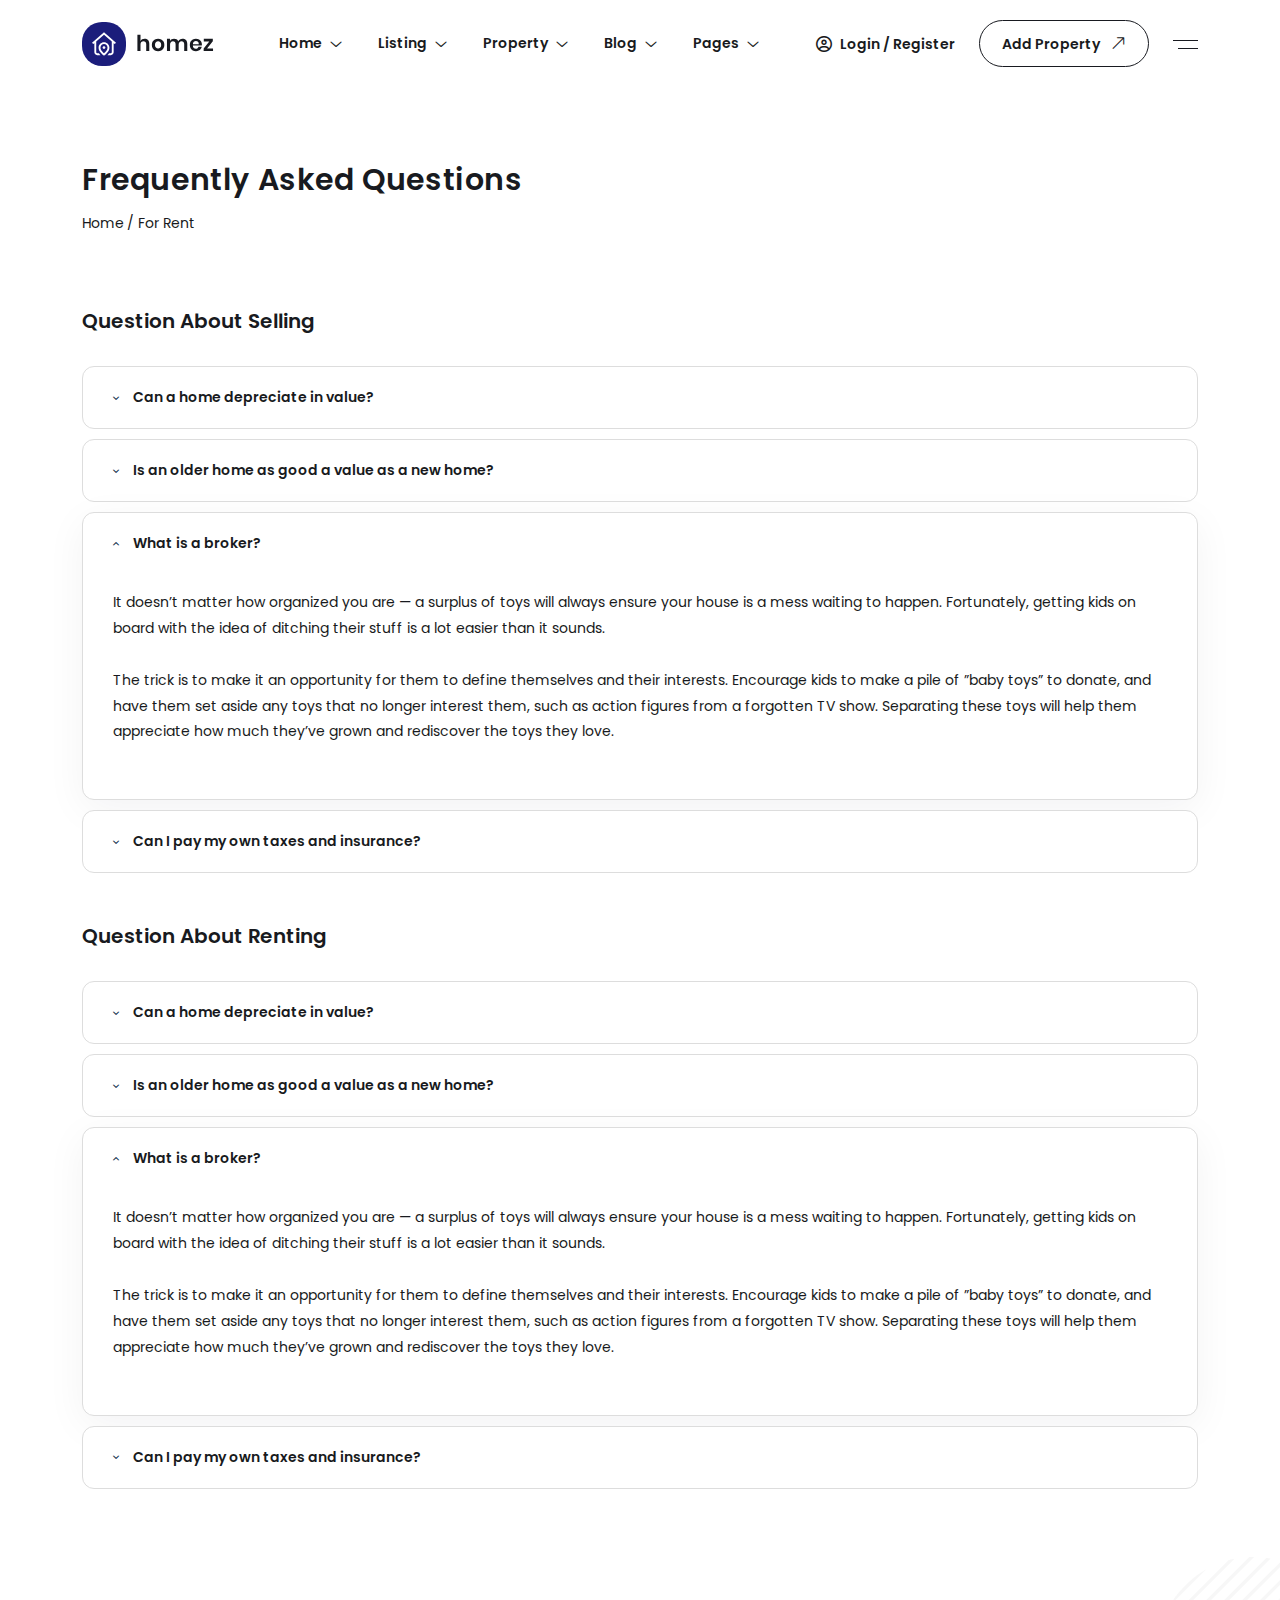
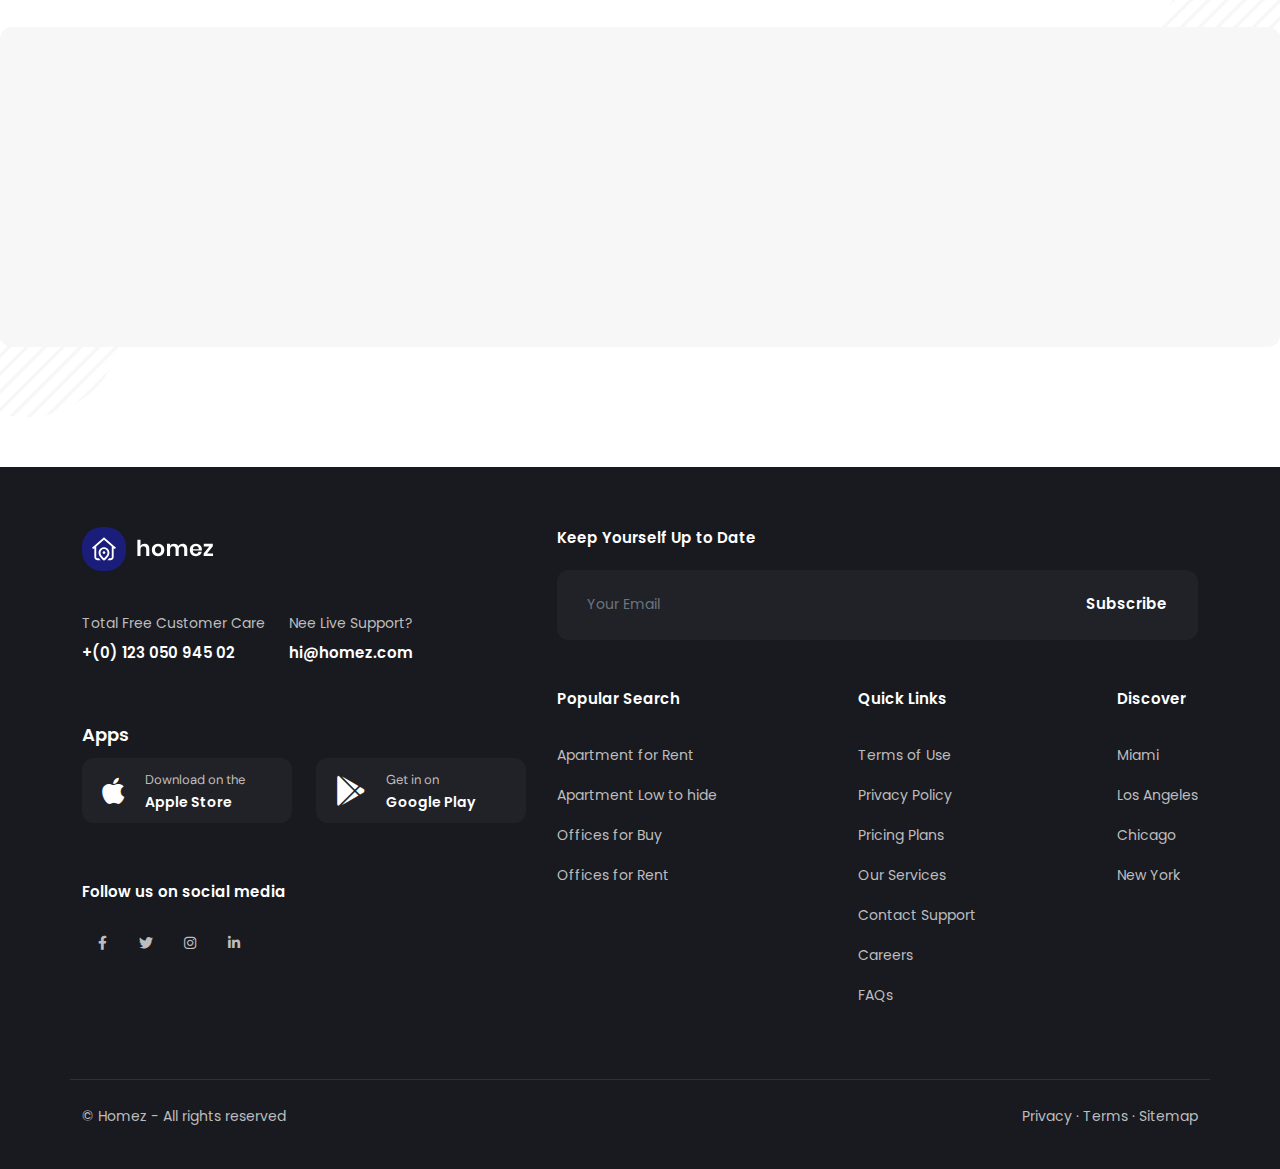
<file: faq.html>
<!DOCTYPE html>
<html dir="ltr" lang="en">
<head>
<meta charset="utf-8">
<meta http-equiv="X-UA-Compatible" content="IE=edge">
<meta name="viewport" content="width=device-width, initial-scale=1">
<meta name="keywords" content="advanced search, agency, agent, classified, directory, house, listing, property, real estate, real estate agency, real estate agent, realestate, realtor, rental">
<meta name="description" content="Homez - Real Estate HTML Template">
<meta name="CreativeLayers" content="ATFN">
<!-- css file -->
<link rel="stylesheet" href="css/bootstrap.min.css">
<link rel="stylesheet" href="css/ace-responsive-menu.css">
<link rel="stylesheet" href="css/menu.css">
<link rel="stylesheet" href="css/fontawesome.css">
<link rel="stylesheet" href="css/flaticon.css">
<link rel="stylesheet" href="css/bootstrap-select.min.css">
<link rel="stylesheet" href="css/ud-custom-spacing.css">
<link rel="stylesheet" href="css/style.css">
<link rel="stylesheet" href="css/animate.css">
<link rel="stylesheet" href="css/jquery-ui.min.css">
<!-- Responsive stylesheet -->
<link rel="stylesheet" href="css/responsive.css">
<!-- Title -->
<title>Homez - Real Estate HTML Template</title>
<!-- Favicon -->
<link href="images/favicon.ico" sizes="128x128" rel="shortcut icon" type="image/x-icon" />
<link href="images/favicon.ico" sizes="128x128" rel="shortcut icon" />
<!-- Apple Touch Icon -->
<link href="images/apple-touch-icon-60x60.png" sizes="60x60" rel="apple-touch-icon">
<link href="images/apple-touch-icon-72x72.png" sizes="72x72" rel="apple-touch-icon">
<link href="images/apple-touch-icon-114x114.png" sizes="114x114" rel="apple-touch-icon">
<link href="images/apple-touch-icon-180x180.png" sizes="180x180" rel="apple-touch-icon">

<!-- HTML5 shim and Respond.js for IE8 support of HTML5 elements and media queries -->
<!-- WARNING: Respond.js doesn't work if you view the page via file:// -->
<!--[if lt IE 9]>
<script src="https://oss.maxcdn.com/html5shiv/3.7.3/html5shiv.min.js"></script>
<script src="https://oss.maxcdn.com/respond/1.4.2/respond.min.js"></script>
<![endif]-->
</head>
<body>
<div class="wrapper ovh">
  <div class="preloader"></div>
  
  <!-- Main Header Nav -->
  <header class="header-nav nav-innerpage-style style2 main-menu">
    <!-- Ace Responsive Menu -->
    <nav class="posr"> 
      <div class="container posr menu_bdrt1">
        <div class="row align-items-center justify-content-between">
          <div class="col-auto">
            <a class="header-logo" href="index.html"><img src="images/header-logo2.svg" alt="Header Logo"></a>
          </div>
          <div class="col-auto">
            <!-- Responsive Menu Structure-->
            <ul id="respMenu" class="ace-responsive-menu" data-menu-style="horizontal">
              <li class="visible_list"> <a class="list-item" href="#"><span class="title">Home</span></a>
                <!-- Level Two-->
                <ul>
                  <li><a href="index.html">Home V1</a></li>
                  <li><a href="index2.html">Home V2</a></li>
                  <li><a href="index3.html">Home V3</a></li>
                  <li><a href="index4.html">Home V4</a></li>
                  <li><a href="index5.html">Home V5</a></li>
                  <li><a href="index6.html">Home V6</a></li>
                  <li><a href="index7.html">Home V7</a></li>
                  <li><a href="index8.html">Home V8</a></li>
                  <li><a href="index9.html">Home V9</a></li>
                  <li><a href="index10.html">Home V10</a></li>
                </ul>
              </li>
              <li class="megamenu_style"> <a  class="list-item" href="#"><span class="title">Listing</span></a>
                <ul class="row dropdown-megamenu">
                  <li class="col mega_menu_list">
                    <h4 class="title">Grid View</h4>
                    <ul>
                      <li><a href="page-grid-default-v1.html">Grid Default v1</a></li>
                      <li><a href="page-grid-default-v2.html">Grid Default v2</a></li>
                      <li><a href="page-property-3-col.html">Grid Full Width 3 Cols</a></li>
                      <li><a href="page-property-4-col.html">Grid Full Width 4 Cols</a></li>
                      <li><a href="page-property-2-col.html">Grid Full Width 2 Cols</a></li>
                      <li><a href="page-property-1-col-v1.html">Grid Full Width 1 Cols v1</a></li>
                      <li><a href="page-property-1-col-v2.html">Grid Full Width 1 Cols v2</a></li>
                      <li><a href="page-property-banner-v1.html">Banner Search v1</a></li>
                      <li><a href="page-property-banner-v2.html">Banner Search v2</a></li>
                    </ul>
                  </li>
                    <li class="col mega_menu_list">
                      <h4 class="title">Map Style</h4>
                      <ul>
                        <li><a href="page-property-header-map-style.html">Header Map Style</a></li>
                        <li><a href="page-property-half-map-v1.html">Map V1</a></li>
                        <li><a href="page-property-half-map-v2.html">Map V2</a></li>
                        <li><a href="page-property-half-map-v3.html">Map V3</a></li>
                        <li><a href="page-property-half-map-v4.html">Map V4</a></li>
                      </ul>
                    </li>
                  <li class="col mega_menu_list">
                    <h4 class="title">List View</h4>
                    <ul>
                      <li><a href="page-property-list.html">List v1</a></li>
                      <li><a href="page-property-list-all.html">List All Style</a></li>
                    </ul>
                  </li>
                </ul>
              </li>
              <li class="visible_list"> <a class="list-item" href="#"><span class="title">Property</span></a>
                <ul>
                    <li> <a href="#"><span class="title">Agents</span></a>
                      <ul>
                        <li><a href="page-agents.html">Agents</a></li>
                        <li><a href="page-agent-single.html">Agent Single</a></li>
                        <li><a href="page-agency.html">Agency</a></li>
                        <li><a href="page-agency-single.html">Agency Single</a></li>
                      </ul>
                    </li>
                    <li> <a href="#"><span class="title">Dashboard</span></a>
                      <ul>
                        <li><a href="page-dashboard.html">Dashboard</a></li>
                        <li><a href="page-dashboard-message.html">Message</a></li>
                        <li><a href="page-dashboard-add-property.html">New Property</a></li>
                        <li><a href="page-dashboard-properties.html">My Properties</a></li>
                        <li><a href="page-dashboard-favorites.html">My Favorites</a></li>
                        <li><a href="page-dashboard-savesearch.html">Saved Search</a></li>
                        <li><a href="page-dashboard-review.html">Reviews</a></li>
                        <li><a href="page-dashboard-package.html">My Package</a></li>
                        <li><a href="page-dashboard-profile.html">My Profile</a></li>
                      </ul>
                    </li>
                    <li> <a href="#"><span class="title">Map Style</span></a>
                      <ul>
                        <li><a href="page-property-header-map-style.html">Header Map Style</a></li>
                        <li><a href="page-property-half-map-v1.html">Half Map Style v1</a></li>
                        <li><a href="page-property-half-map-v2.html">Half Map Style v2</a></li>
                        <li><a href="page-property-half-map-v3.html">Half Map Style v3</a></li>
                        <li><a href="page-property-half-map-v4.html">Half Map Style v4</a></li>
                      </ul>
                    </li>
                    <li> <a href="#"><span class="title">Single Style</span></a>
                      <ul>
                        <li><a href="page-property-single-v1.html">Single V1</a></li>
                        <li><a href="page-property-single-v2.html">Single V2</a></li>
                        <li><a href="page-property-single-v3.html">Single V3</a></li>
                        <li><a href="page-property-single-v4.html">Single V4</a></li>
                        <li><a href="page-property-single-v5.html">Single V5</a></li>
                        <li><a href="page-property-single-v6.html">Single V6</a></li>
                        <li><a href="page-property-single-v7.html">Single V7</a></li>
                        <li><a href="page-property-single-v8.html">Single V8</a></li>
                        <li><a href="page-property-single-v9.html">Single V9</a></li>
                        <li><a href="page-property-single-v10.html">Single V10</a></li>
                      </ul>
                    </li>
                </ul>
              </li>
              <li class="visible_list"> <a class="list-item" href="#"><span class="title">Blog</span></a>
                <ul>
                  <li><a href="page-blog-v1.html">List V1</a></li>
                  <li><a href="page-blog-v2.html">List V2</a></li>
                  <li><a href="page-blog-v3.html">List V3</a></li>
                  <li><a href="page-blog-single.html">Single</a></li>
                </ul>
              </li>
              <li class="visible_list"> <a class="list-item" href="#"><span class="title">Pages</span></a>
                <ul>
                  <li><a href="page-about.html">About</a></li>
                  <li><a href="page-contact.html">Contact</a></li>
                  <li><a href="page-compare.html">Compare</a></li>
                  <li><a href="page-pricing.html">Pricing</a></li>
                  <li><a href="page-faq.html">Faq</a></li>
                  <li><a href="page-login.html">Login</a></li>
                  <li><a href="page-register.html">Register</a></li>
                  <li><a href="page-error.html">404</a></li>
                  <li><a href="page-invoice.html">Invoices</a></li>
                  <li><a href="page-ui-element.html">UI Elements</a></li>
                </ul>
              </li>
            </ul>
          </div>
          <div class="col-auto">
            <div class="d-flex align-items-center">
              <a class="login-info d-flex align-items-center" data-bs-toggle="modal" href="#exampleModalToggle" role="button"><i class="far fa-user-circle fz16 me-2"></i> <span class="d-none d-xl-block">Login / Register</span></a>
              <a class="ud-btn btn-transparent add-property bdrs60 mx-2 mx-xl-4" href="page-dashboard-add-property.html">Add Property<i class="fal fa-arrow-right-long"></i></a>
              <a class="sidemenu-btn filter-btn-right" href="#"><img src="images/dark-nav-icon.svg" alt=""></a>
            </div>
          </div>
        </div>
      </div>
    </nav>
  </header>
  <!-- Signup Modal -->
  <div class="signup-modal">
    <div class="modal fade" id="exampleModalToggle" aria-hidden="true" aria-labelledby="exampleModalToggleLabel" tabindex="-1">
      <div class="modal-dialog modal-dialog-centered">
        <div class="modal-content">
          <div class="modal-header">
            <h5 class="modal-title" id="exampleModalToggleLabel">Welcome to Realton</h5>
            <button type="button" class="btn-close" data-bs-dismiss="modal" aria-label="Close"></button>
          </div>
          <div class="modal-body">
            <div class="log-reg-form">
              <div class="navtab-style2">
                <nav>
                  <div class="nav nav-tabs mb20" id="nav-tab" role="tablist">
                    <button class="nav-link active fw600" id="nav-home-tab" data-bs-toggle="tab" data-bs-target="#nav-home" type="button" role="tab" aria-controls="nav-home" aria-selected="true">Sign In</button>
                    <button class="nav-link fw600" id="nav-profile-tab" data-bs-toggle="tab" data-bs-target="#nav-profile" type="button" role="tab" aria-controls="nav-profile" aria-selected="false">New Account</button>
                  </div>
                </nav>
                <div class="tab-content" id="nav-tabContent2">
                  <div class="tab-pane fade show active fz15" id="nav-home" role="tabpanel" aria-labelledby="nav-home-tab">
                    <div class="form-style1">
                      <div class="mb25">
                        <label class="form-label fw600 dark-color">Email</label>
                        <input type="email" class="form-control" placeholder="Enter Email">
                      </div>
                      <div class="mb15">
                        <label class="form-label fw600 dark-color">Password</label>
                        <input type="text" class="form-control" placeholder="Enter Password">
                      </div>
              <div class="checkbox-style1 d-block d-sm-flex align-items-center justify-content-between mb10">
                <label class="custom_checkbox fz14 ff-heading">Remember me
                  <input type="checkbox" checked="checked">
                  <span class="checkmark"></span>
                </label>
                <a class="fz14 ff-heading" href="#">Lost your password?</a>
              </div>
                      <div class="d-grid mb20">
                        <button class="ud-btn btn-thm" type="button">Sign in <i class="fal fa-arrow-right-long"></i></button>
                      </div>
                      <div class="hr_content mb20"><hr><span class="hr_top_text">OR</span></div>
                      <div class="d-grid mb10">
                        <button class="ud-btn btn-white" type="button"><i class="fab fa-google"></i> Continue Google</button>
                      </div>
                      <div class="d-grid mb10">
                        <button class="ud-btn btn-fb" type="button"><i class="fab fa-facebook-f"></i> Continue Facebook</button>
                      </div>
                      <div class="d-grid mb20">
                        <button class="ud-btn btn-apple" type="button"><i class="fab fa-apple"></i> Continue Apple</button>
                      </div>
                      <p class="dark-color text-center mb0 mt10">Not signed up? <a class="dark-color fw600" href="page-register.html">Create an account.</a></p>
                    </div>
                  </div>
                  <div class="tab-pane fade fz15" id="nav-profile" role="tabpanel" aria-labelledby="nav-profile-tab">
                    <div class="form-style1">
                      <div class="mb25">
                        <label class="form-label fw600 dark-color">Email</label>
                        <input type="email" class="form-control" placeholder="Enter Email">
                      </div>
                      <div class="mb20">
                        <label class="form-label fw600 dark-color">Password</label>
                        <input type="text" class="form-control" placeholder="Enter Password">
                      </div>
                      <div class="d-grid mb20">
                        <button class="ud-btn btn-thm" type="button">Create account <i class="fal fa-arrow-right-long"></i></button>
                      </div>
                      <div class="hr_content mb20"><hr><span class="hr_top_text">OR</span></div>
                      <div class="d-grid mb10">
                        <button class="ud-btn btn-white" type="button"><i class="fab fa-google"></i> Continue Google</button>
                      </div>
                      <div class="d-grid mb10">
                        <button class="ud-btn btn-fb" type="button"><i class="fab fa-facebook-f"></i> Continue Facebook</button>
                      </div>
                      <div class="d-grid mb20">
                        <button class="ud-btn btn-apple" type="button"><i class="fab fa-apple"></i> Continue Apple</button>
                      </div>
                      <p class="dark-color text-center mb0 mt10">Not signed up? <a class="dark-color fw600" href="page-register.html">Create an account.</a></p>
                    </div>
                  </div>
                </div>
              </div>
            </div>
          </div>
        </div>
      </div>
    </div>
  </div>
  <!-- Menu In Hiddn SideBar -->
  <div class="rightside-hidden-bar">
    <div class="hsidebar-header">
      <div class="sidebar-close-icon"><span class="far fa-times"></span></div>
      <h4 class="title">Welcome to Realton</h4>
    </div>
    <div class="hsidebar-content">
      <div class="hiddenbar_navbar_content">
        <div class="hiddenbar_navbar_menu">
          <ul class="navbar-nav">
            <li class="nav-item"> <a class="nav-link" href="" role="button">Apartments</a></li>
            <li class="nav-item"> <a class="nav-link" href="" role="button">Bungalow</a></li>
            <li class="nav-item"> <a class="nav-link" href="" role="button">Houses</a></li>
            <li class="nav-item"> <a class="nav-link" href="" role="button">Loft</a></li>
            <li class="nav-item"> <a class="nav-link" href="" role="button">Office</a></li>
            <li class="nav-item"> <a class="nav-link" href="" role="button">Townhome</a></li>
            <li class="nav-item"> <a class="nav-link" href="" role="button">Villa</a></li>
          </ul>
        </div>
        <div class="hiddenbar_footer position-relative bdrt1">
          <div class="row pt45 pb30 pl30">
            <div class="col-auto">
              <div class="contact-info">
                <p class="info-title dark-color">Total Free Customer Care</p>
                <h6 class="info-phone dark-color"><a href="+(0)-123-050-945-02">+(0) 123 050 945 02</a></h6>
              </div>
            </div>
            <div class="col-auto">
              <div class="contact-info">
                <p class="info-title dark-color">Nee Live Support?</p>
                <h6 class="info-mail dark-color"><a href="mailto:hi@homez.com">hi@homez.com</a></h6>
              </div>
            </div>
          </div>
          <div class="row pt30 pb30 bdrt1">
            <div class="col-auto">
              <div class="social-style-sidebar d-flex align-items-center pl30">
                <h6 class="me-4 mb-0">Follow us</h6>
                <a class="me-3" href=""><i class="fab fa-facebook-f"></i></a>
                <a class="me-3" href=""><i class="fab fa-twitter"></i></a>
                <a class="me-3" href=""><i class="fab fa-instagram"></i></a>
                <a class="me-3" href=""><i class="fab fa-linkedin-in"></i></a>
              </div>
            </div>
          </div>
        </div>
      </div>
    </div>
  </div>
  <!--End Menu In Hiddn SideBar --> 
  <!-- Filter Content In Hiddn SideBar -->
  <div class="lefttside-hidden-bar">
    <div class="hsidebar-header">
      <div class="sidebar-close-icon"><span class="far fa-times"></span></div>
      <h4 class="title">Find your home</h4>
    </div>
    <div class="hsidebar-content">
    </div>
  </div>
  <!--End Filter Content In Hiddn SideBar -->

  <div class="hiddenbar-body-ovelay"></div>

  <!-- Mobile Nav  -->
  <div id="page" class="mobilie_header_nav stylehome1">
    <div class="mobile-menu">
      <div class="header innerpage-style">
        <div class="menu_and_widgets">
          <div class="mobile_menu_bar d-flex justify-content-between align-items-center">
            <a class="menubar" href="#menu"><img src="images/mobile-dark-nav-icon.svg" alt=""></a>
            <a class="mobile_logo" href="#"><img src="images/header-logo2.svg" alt=""></a>
            <a href="page-login.html"><span class="icon fz18 far fa-user-circle"></span></a>
          </div>
        </div>
      </div>
    </div>
    <!-- /.mobile-menu -->
    <nav id="menu" class="">
      <ul>
        <li><span>Home</span>
          <ul>
            <li><a href="index.html">Home V1</a></li>
            <li><a href="index2.html">Home V2</a></li>
            <li><a href="index3.html">Home V3</a></li>
            <li><a href="index4.html">Home V4</a></li>
            <li><a href="index5.html">Home V5</a></li>
            <li><a href="index6.html">Home V6</a></li>
            <li><a href="index7.html">Home V7</a></li>
            <li><a href="index8.html">Home V8</a></li>
            <li><a href="index9.html">Home V9</a></li>
            <li><a href="index10.html">Home V10</a></li>
          </ul>
        </li>
        <li><span>Property Listign</span>
          <ul>
            <li><span>Listing Grid</span>
              <ul>
                <li><a href="page-grid-default-v1.html">Grid Default v1</a></li>
                <li><a href="page-grid-default-v2.html">Grid Default v2</a></li>
                <li><a href="page-property-3-col.html">Grid Full Width 3 Cols</a></li>
                <li><a href="page-property-4-col.html">Grid Full Width 4 Cols</a></li>
                <li><a href="page-property-2-col.html">Grid Full Width 2 Cols</a></li>
                <li><a href="page-property-1-col-v1.html">Grid Full Width 1 Cols v1</a></li>
                <li><a href="page-property-1-col-v2.html">Grid Full Width 1 Cols v2</a></li>
                <li><a href="page-property-banner-v1.html">Banner Search v1</a></li>
                <li><a href="page-property-banner-v2.html">Banner Search v2</a></li>
              </ul>
            </li>
            <li><span>List Style</span>
              <ul>
                <li><a href="page-property-list.html">Style V1</a></li>
                <li><a href="page-property-list-all.html">All List</a></li>
              </ul>
            </li>
            <li><span>Listing Single</span>
              <ul>
                <li><a href="page-property-single-v1.html">Single V1</a></li>
                <li><a href="page-property-single-v2.html">Single V2</a></li>
                <li><a href="page-property-single-v3.html">Single V3</a></li>
                <li><a href="page-property-single-v4.html">Single V4</a></li>
                <li><a href="page-property-single-v5.html">Single V5</a></li>
                <li><a href="page-property-single-v6.html">Single V6</a></li>
                <li><a href="page-property-single-v7.html">Single V7</a></li>
                <li><a href="page-property-single-v8.html">Single V8</a></li>
                <li><a href="page-property-single-v9.html">Single V9</a></li>
                <li><a href="page-property-single-v10.html">Single V10</a></li>
              </ul>
            </li>
            <li><span>Map Style</span>
              <ul>
                <li><a href="page-property-header-map-style.html">Map Header</a></li>
                <li><a href="page-property-half-map-v1.html">Map V1</a></li>
                <li><a href="page-property-half-map-v2.html">Map V2</a></li>
                <li><a href="page-property-half-map-v3.html">Map V3</a></li>
                <li><a href="page-property-half-map-v4.html">Map V4</a></li>
              </ul>
            </li>
          </ul>
        </li>
        <li><span>User Dashboard</span>
          <ul>
            <li><a href="page-dashboard.html">Dashboard</a></li>
            <li><a href="page-dashboard-message.html">Message</a></li>
            <li><a href="page-dashboard-add-property.html">New Property</a></li>
            <li><a href="page-dashboard-properties.html">My Properties</a></li>
            <li><a href="page-dashboard-favorites.html">My Favorites</a></li>
            <li><a href="page-dashboard-savesearch.html">Saved Search</a></li>
            <li><a href="page-dashboard-review.html">Reviews</a></li>
            <li><a href="page-dashboard-package.html">My Package</a></li>
            <li><a href="page-dashboard-profile.html">My Profile</a></li>
          </ul>
        </li>
        <li><span>Blog</span>
          <ul>
            <li><a href="page-blog-v1.html">List V1</a></li>
            <li><a href="page-blog-v2.html">List V2</a></li>
            <li><a href="page-blog-v3.html">List V3</a></li>
            <li><a href="page-blog-single.html">Single</a></li>
          </ul>
        </li>
        <li><span>Pages</span>
          <ul>
            <li><a href="page-about.html">About</a></li>
            <li><a href="page-contact.html">Contact</a></li>
            <li><a href="page-compare.html">Compare</a></li>
            <li><a href="page-pricing.html">Pricing</a></li>
            <li><a href="page-faq.html">Faq</a></li>
            <li><a href="page-login.html">Login</a></li>
            <li><a href="page-register.html">Register</a></li>
            <li><a href="page-error.html">404</a></li>
            <li><a href="page-invoice.html">Invoices</a></li>
            <li><a href="page-ui-element.html">UI Elements</a></li>
          </ul>
        </li>
        <li class="px-3 mobile-menu-btn">
          <a href="page-dashboard-add-property.html" class="ud-btn btn-thm text-white">Submit Property<i class="fal fa-arrow-right-long"></i></a>
        </li>
        <!-- Only for Mobile View -->
      </ul>
    </nav>
  </div>

  <div class="body_content">
    <!-- UI Elements Sections -->
    <section class="breadcumb-section">
      <div class="container">
        <div class="row">
          <div class="col-lg-12">
            <div class="breadcumb-style1">
              <h2 class="title">Frequently Asked Questions</h2>
              <div class="breadcumb-list">
                <a href="">Home</a>
                <a href="">For Rent</a>
              </div>
            </div>
          </div>
        </div>
      </div>
    </section>

    <!-- FAQ Section Area -->
    <section class="our-faq pb90 pt-0">
      <div class="container">
        <div class="row wow fadeInUp" data-wow-delay="300ms">
          <div class="col-lg-12">
            <div class="ui-content">
              <h4 class="title">Question About Selling</h4>
              <div class="accordion-style1 faq-page mb-4 mb-lg-5">
                <div class="accordion" id="accordionExample">
                  <div class="accordion-item">
                    <h2 class="accordion-header" id="headingOne">
                      <button class="accordion-button" type="button" data-bs-toggle="collapse" data-bs-target="#collapseOne" aria-expanded="true" aria-controls="collapseOne">Can a home depreciate in value?</button>
                    </h2>
                    <div id="collapseOne" class="accordion-collapse collapse" aria-labelledby="headingOne" data-parent="#accordionExample">
                      <div class="accordion-body">It doesn’t matter how organized you are — a surplus of toys will always ensure your house</div>
                    </div>
                  </div>
                  <div class="accordion-item">
                    <h2 class="accordion-header" id="headingTwo">
                      <button class="accordion-button collapsed" type="button" data-bs-toggle="collapse" data-bs-target="#collapseTwo" aria-expanded="false" aria-controls="collapseTwo">Is an older home as good a value as a new home?</button>
                    </h2>
                    <div id="collapseTwo" class="accordion-collapse collapse" aria-labelledby="headingTwo" data-parent="#accordionExample">
                      <div class="accordion-body">It doesn’t matter how organized you are — a surplus of toys will always ensure your house</div>
                    </div>
                  </div>
                  <div class="accordion-item active">
                    <h2 class="accordion-header" id="headingThree">
                      <button class="accordion-button collapsed" type="button" data-bs-toggle="collapse" data-bs-target="#collapseThree" aria-expanded="false" aria-controls="collapseThree">What is a broker?</button>
                    </h2>
                    <div id="collapseThree" class="accordion-collapse collapse show" aria-labelledby="headingThree" data-parent="#accordionExample">
                      <div class="accordion-body"><p>It doesn’t matter how organized you are — a surplus of toys will always ensure your house is a mess waiting to happen. Fortunately, getting kids on board with the idea of ditching their stuff is a lot easier than it sounds. <br> <br>The trick is to make it an opportunity for them to define themselves and their interests. Encourage kids to make a pile of ”baby toys” to donate, and have them set aside any toys that no longer interest them, such as action figures from a forgotten TV show. Separating these toys will help them appreciate how much they’ve grown and rediscover the toys they love.</p></div>
                    </div>
                  </div>
                  <div class="accordion-item">
                    <h2 class="accordion-header" id="headingFour">
                      <button class="accordion-button collapsed" type="button" data-bs-toggle="collapse" data-bs-target="#collapseFour" aria-expanded="false" aria-controls="collapseFour">Can I pay my own taxes and insurance?</button>
                    </h2>
                    <div id="collapseFour" class="accordion-collapse collapse" aria-labelledby="headingFour" data-parent="#accordionExample">
                      <div class="accordion-body">It doesn’t matter how organized you are — a surplus of toys will always ensure your house</div>
                    </div>
                  </div>
                </div>
              </div>
            </div>
            <div class="ui-content">
              <h4 class="title">Question About Renting</h4>
              <div class="accordion-style1 faq-page mb-4 mb-lg-5">
                <div class="accordion" id="accordionExample2">
                  <div class="accordion-item">
                    <h2 class="accordion-header" id="headingFive">
                      <button class="accordion-button" type="button" data-bs-toggle="collapse" data-bs-target="#collapseFive" aria-expanded="true" aria-controls="collapseFive">Can a home depreciate in value?</button>
                    </h2>
                    <div id="collapseFive" class="accordion-collapse collapse" aria-labelledby="headingFive" data-parent="#accordionExample">
                      <div class="accordion-body">It doesn’t matter how organized you are — a surplus of toys will always ensure your house</div>
                    </div>
                  </div>
                  <div class="accordion-item">
                    <h2 class="accordion-header" id="headingSix">
                      <button class="accordion-button collapsed" type="button" data-bs-toggle="collapse" data-bs-target="#collapseSix" aria-expanded="false" aria-controls="collapseSix">Is an older home as good a value as a new home?</button>
                    </h2>
                    <div id="collapseSix" class="accordion-collapse collapse" aria-labelledby="headingSix" data-parent="#accordionExample">
                      <div class="accordion-body">It doesn’t matter how organized you are — a surplus of toys will always ensure your house</div>
                    </div>
                  </div>
                  <div class="accordion-item active">
                    <h2 class="accordion-header" id="headingSeven">
                      <button class="accordion-button collapsed" type="button" data-bs-toggle="collapse" data-bs-target="#collapseSeven" aria-expanded="false" aria-controls="collapseSeven">What is a broker?</button>
                    </h2>
                    <div id="collapseSeven" class="accordion-collapse collapse show" aria-labelledby="headingSeven" data-parent="#accordionExample">
                      <div class="accordion-body"><p>It doesn’t matter how organized you are — a surplus of toys will always ensure your house is a mess waiting to happen. Fortunately, getting kids on board with the idea of ditching their stuff is a lot easier than it sounds. <br> <br>The trick is to make it an opportunity for them to define themselves and their interests. Encourage kids to make a pile of ”baby toys” to donate, and have them set aside any toys that no longer interest them, such as action figures from a forgotten TV show. Separating these toys will help them appreciate how much they’ve grown and rediscover the toys they love.</p></div>
                    </div>
                  </div>
                  <div class="accordion-item">
                    <h2 class="accordion-header" id="headingEight">
                      <button class="accordion-button collapsed" type="button" data-bs-toggle="collapse" data-bs-target="#collapseEight" aria-expanded="false" aria-controls="collapseEight">Can I pay my own taxes and insurance?</button>
                    </h2>
                    <div id="collapseEight" class="accordion-collapse collapse" aria-labelledby="headingEight" data-parent="#accordionExample">
                      <div class="accordion-body">It doesn’t matter how organized you are — a surplus of toys will always ensure your house</div>
                    </div>
                  </div>
                </div>
              </div>
            </div>
          </div>
        </div>
      </div>
    </section>

    <!-- Our CTA --> 
    <section class="our-cta pt0">
      <div class="cta-banner bgc-f7 mx-auto maxw1600 pt120 pb120 pt60-md pb60-md bdrs12 position-relative mx20-lg">
        <div class="img-box-5">
          <img class="img-1 spin-right" src="images/about/element-1.png" alt="">
        </div>
        <div class="img-box-6">
          <img class="img-1 spin-left" src="images/about/element-1.png" alt="">
        </div>
        <div class="container">
          <div class="row align-items-center">
            <div class="col-lg-7 col-xl-6 wow fadeInLeft">
              <div class="cta-style1">
                <h2 class="cta-title">Need help? Talk to our expert.</h2>
                <p class="cta-text mb-0">Talk to our experts or Browse through more properties.</p>
              </div>
            </div>
            <div class="col-lg-5 col-xl-6 wow fadeInRight" data-wow-delay="300ms">
              <div class="cta-btns-style1 d-block d-sm-flex align-items-center justify-content-lg-end">
                <a href="page-contact.html" class="ud-btn btn-transparent mr30 mr0-xs">Contact Us<i class="fal fa-arrow-right-long"></i></a>
                <a href="page-contact.html" class="ud-btn btn-dark"><span class="flaticon-call vam pe-2"></span>920 851 9087</a>
              </div>
            </div>
          </div>
        </div>
      </div>
    </section>

    <!-- Our Footer --> 
    <section class="footer-style1 pt60 pb-0">
      <div class="container">
        <div class="row">
          <div class="col-lg-5">
            <div class="footer-widget mb-4 mb-lg-5">
              <a class="footer-logo" href="index.html"><img class="mb40" src="images/header-logo.svg" alt=""></a>
              <div class="row mb-4 mb-lg-5">
                <div class="col-auto">
                  <div class="contact-info">
                    <p class="info-title">Total Free Customer Care</p>
                    <h6 class="info-phone"><a href="+(0)-123-050-945-02">+(0) 123 050 945 02</a></h6>
                  </div>
                </div>
                <div class="col-auto">
                  <div class="contact-info">
                    <p class="info-title">Nee Live Support?</p>
                    <h6 class="info-mail"><a href="mailto:hi@homez.com">hi@homez.com</a></h6>
                  </div>
                </div>
              </div>
              <div class="app-widget">
                <h5 class="title text-white mb10">Apps</h5>
                <div class="row mb-4 mb-lg-5">
                  <div class="col-auto">
                    <a href="">
                      <div class="app-info d-flex align-items-center mb10">
                        <div class="flex-shrink-0">
                          <i class="fab fa-apple fz30 text-white"></i>
                        </div>
                        <div class="flex-grow-1 ml20">
                          <p class="app-text fz13 mb0">Download on the</p>
                          <h6 class="app-title text-white fz14">Apple Store</h6>
                        </div>
                      </div>
                    </a>
                  </div>
                  <div class="col-auto">
                    <a href="">
                      <div class="app-info d-flex align-items-center mb10">
                        <div class="flex-shrink-0">
                          <i class="fab fa-google-play fz30 text-white"></i>
                        </div>
                        <div class="flex-grow-1 ml20">
                          <p class="app-text fz13 mb0">Get in on</p>
                          <h6 class="app-title text-white fz14">Google Play</h6>
                        </div>
                      </div>
                    </a>
                  </div>
                </div>
              </div>
              <div class="social-widget">
                <h6 class="text-white mb20">Follow us on social media</h6>
                <div class="social-style1">
                  <a href=""><i class="fab fa-facebook-f list-inline-item"></i></a>
                  <a href=""><i class="fab fa-twitter list-inline-item"></i></a>
                  <a href=""><i class="fab fa-instagram list-inline-item"></i></a>
                  <a href=""><i class="fab fa-linkedin-in list-inline-item"></i></a>
                </div>
              </div>
            </div>
          </div>
          <div class="col-lg-7">
            <div class="footer-widget mb-4 mb-lg-5">
              <div class="mailchimp-widget mb-4 mb-lg-5">
                <h6 class="title text-white mb20">Keep Yourself Up to Date</h6>
                <div class="mailchimp-style1">
                  <input type="email" class="form-control" placeholder="Your Email">
                  <button type="submit">Subscribe</button>
                </div>
              </div>
              <div class="row justify-content-between">
                <div class="col-auto">
                  <div class="link-style1 mb-3">
                    <h6 class="text-white mb25">Popular Search</h6>
                    <div class="link-list">
                      <a href="">Apartment for Rent</a>
                      <a href="">Apartment Low to hide</a>
                      <a href="">Offices for Buy</a>
                      <a href="">Offices for Rent</a>
                    </div>
                  </div>
                </div>
                <div class="col-auto">
                  <div class="link-style1 mb-3">
                    <h6 class="text-white mb25">Quick Links</h6>
                    <ul class="ps-0">
                      <li><a href="">Terms of Use</a></li>
                      <li><a href="">Privacy Policy</a></li>
                      <li><a href="">Pricing Plans</a></li>
                      <li><a href="">Our Services</a></li>
                      <li><a href="">Contact Support</a></li>
                      <li><a href="">Careers</a></li>
                      <li><a href="">FAQs</a></li>
                    </ul>
                  </div>
                </div>
                <div class="col-auto">
                  <div class="link-style1 mb-3">
                    <h6 class="text-white mb25">Discover</h6>
                    <ul class="ps-0">
                      <li><a href="">Miami</a></li>
                      <li><a href="">Los Angeles</a></li>
                      <li><a href="">Chicago</a></li>
                      <li><a href="">New York</a></li>
                    </ul>
                  </div>
                </div>
              </div>
            </div>
          </div>
        </div>
      </div>
      <div class="container white-bdrt1 py-4">
        <div class="row">
          <div class="col-sm-6">
            <div class="text-center text-lg-start">
              <p class="copyright-text text-gray ff-heading">© Homez - All rights reserved</p>
            </div>
          </div>
          <div class="col-sm-6">
            <div class="text-center text-lg-end">
              <p class="footer-menu ff-heading text-gray"><a class="text-gray" href="#">Privacy</a> · <a class="text-gray" href="#">Terms</a> · <a class="text-gray" href="#">Sitemap</a></p>
            </div>
          </div>
        </div>
      </div>
    </section>
    <a class="scrollToHome" href="#"><i class="fas fa-angle-up"></i></a>
  </div>
</div>
<!-- Wrapper End --> 
<script src="js/jquery-3.6.4.min.js"></script>
<script src="js/jquery-migrate-3.0.0.min.js"></script>
<script src="js/popper.min.js"></script>
<script src="js/bootstrap.min.js"></script>
<script src="js/bootstrap-select.min.js"></script>
<script src="js/jquery.mmenu.all.js"></script>
<script src="js/ace-responsive-menu.js"></script>
<script src="js/jquery-scrolltofixed-min.js"></script>
<script src="js/wow.min.js"></script>
<!-- Custom script for all pages --> 
<script src="js/script.js"></script>
</body>
</html>
</file>
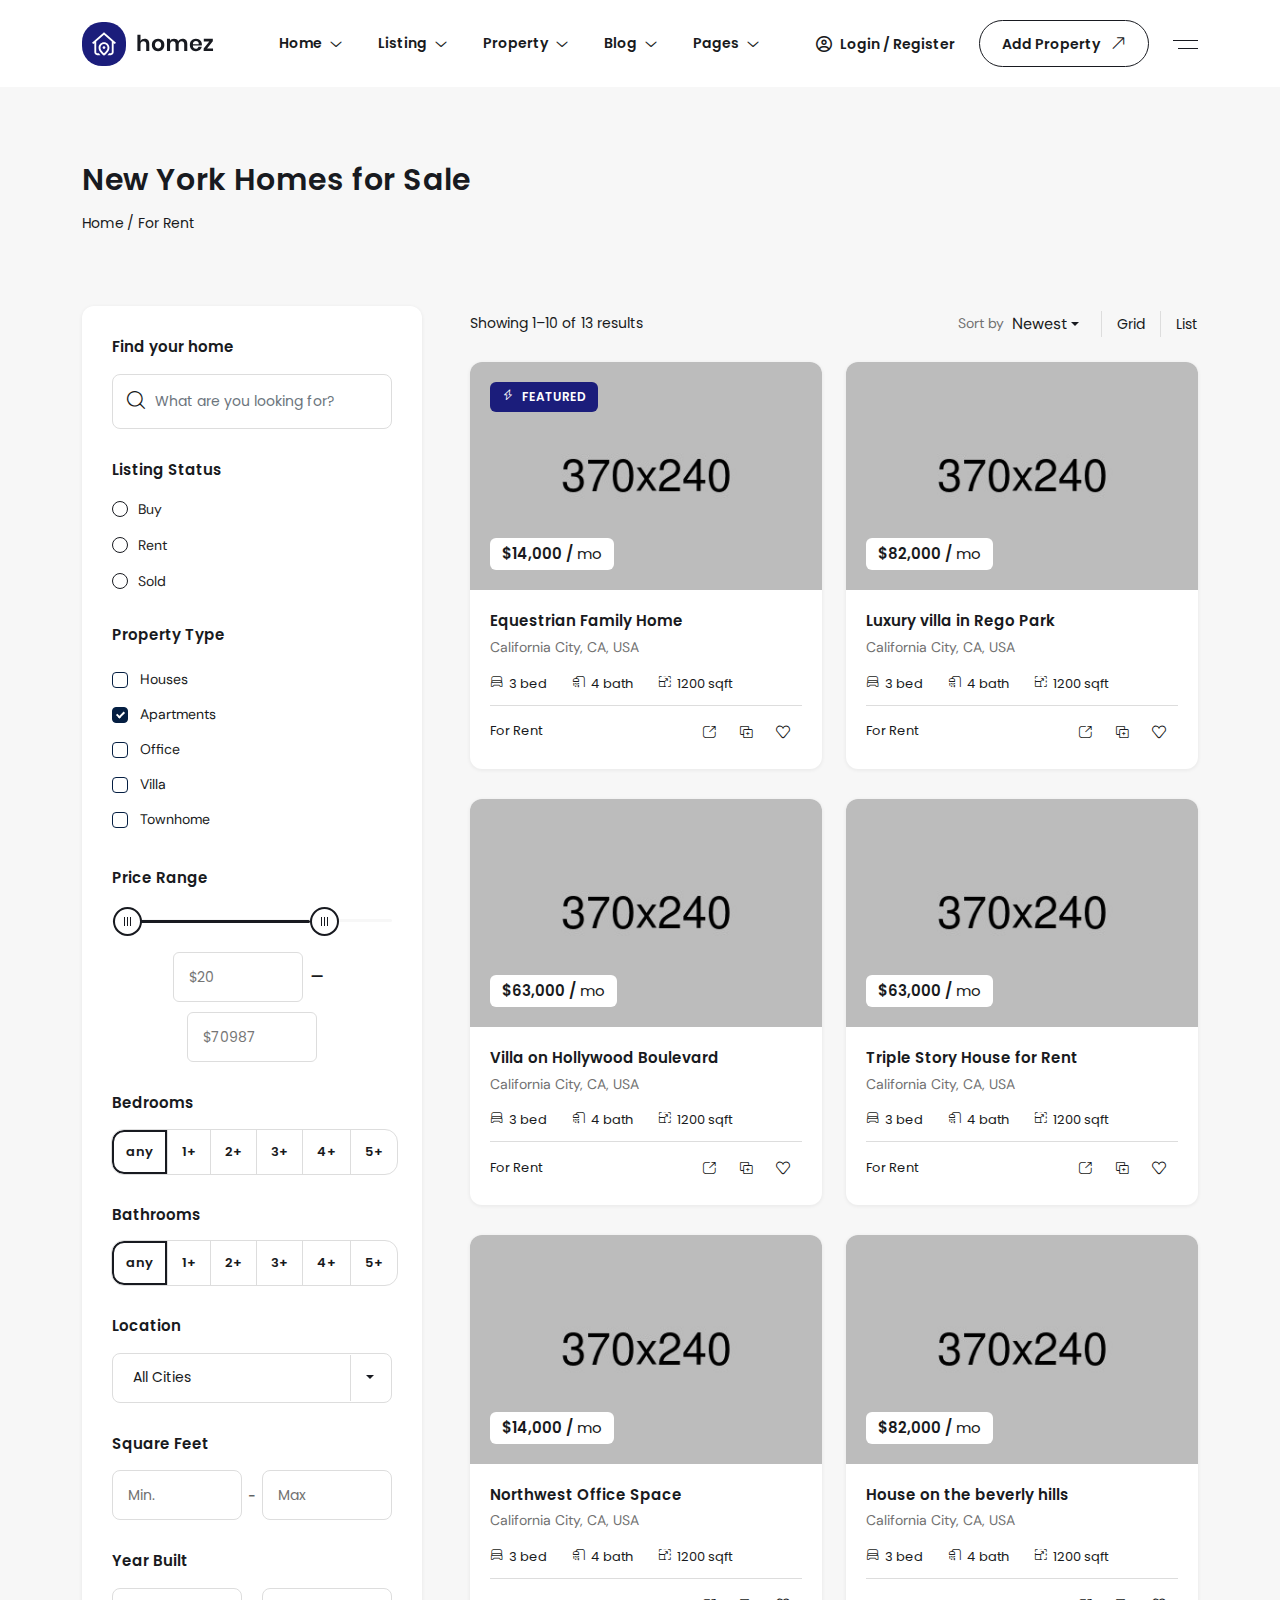
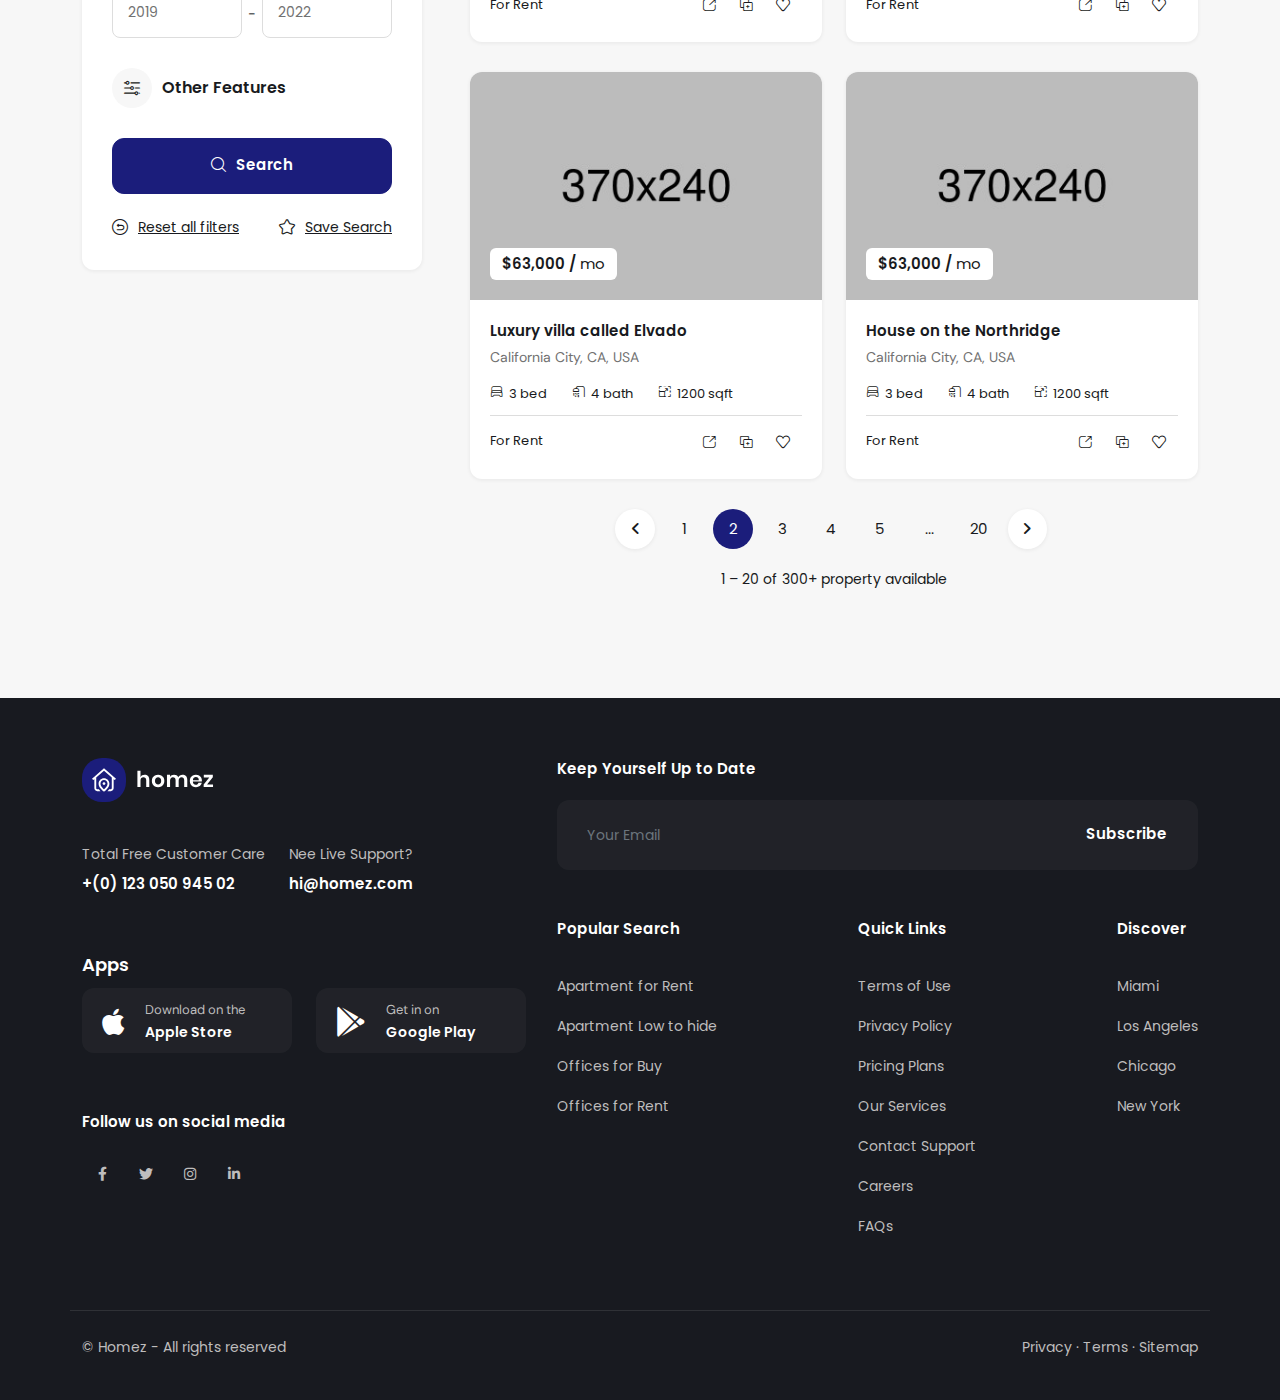
<file: list-property.html>
<!DOCTYPE html>
<html dir="ltr" lang="en">
<head>
<meta charset="utf-8">
<meta http-equiv="X-UA-Compatible" content="IE=edge">
<meta name="viewport" content="width=device-width, initial-scale=1">
<meta name="keywords" content="advanced search, agency, agent, classified, directory, house, listing, property, real estate, real estate agency, real estate agent, realestate, realtor, rental">
<meta name="description" content="Homez - Real Estate HTML Template">
<meta name="CreativeLayers" content="ATFN">
<!-- css file -->
<link rel="stylesheet" href="css/bootstrap.min.css">
<link rel="stylesheet" href="css/ace-responsive-menu.css">
<link rel="stylesheet" href="css/menu.css">
<link rel="stylesheet" href="css/fontawesome.css">
<link rel="stylesheet" href="css/flaticon.css">
<link rel="stylesheet" href="css/bootstrap-select.min.css">
<link rel="stylesheet" href="css/ud-custom-spacing.css">
<link rel="stylesheet" href="css/animate.css">
<link rel="stylesheet" href="css/jquery-ui.min.css">
<link rel="stylesheet" href="css/style.css">
<!-- Responsive stylesheet -->
<link rel="stylesheet" href="css/responsive.css">
<!-- Title -->
<title>Homez - Real Estate HTML Template</title>
<!-- Favicon -->
<link href="images/favicon.ico" sizes="128x128" rel="shortcut icon" type="image/x-icon" />
<link href="images/favicon.ico" sizes="128x128" rel="shortcut icon" />
<!-- Apple Touch Icon -->
<link href="images/apple-touch-icon-60x60.png" sizes="60x60" rel="apple-touch-icon">
<link href="images/apple-touch-icon-72x72.png" sizes="72x72" rel="apple-touch-icon">
<link href="images/apple-touch-icon-114x114.png" sizes="114x114" rel="apple-touch-icon">
<link href="images/apple-touch-icon-180x180.png" sizes="180x180" rel="apple-touch-icon">

<!-- HTML5 shim and Respond.js for IE8 support of HTML5 elements and media queries -->
<!-- WARNING: Respond.js doesn't work if you view the page via file:// -->
<!--[if lt IE 9]>
<script src="https://oss.maxcdn.com/html5shiv/3.7.3/html5shiv.min.js"></script>
<script src="https://oss.maxcdn.com/respond/1.4.2/respond.min.js"></script>
<![endif]-->

</head>
<body>
<div class="wrapper ovh">
  <div class="preloader"></div>
  
  <!-- Main Header Nav -->
  <header class="header-nav nav-innerpage-style main-menu">
    <!-- Ace Responsive Menu -->
    <nav class="posr"> 
      <div class="container posr menu_bdrt1">
        <div class="row align-items-center justify-content-between">
          <div class="col-auto">
            <a class="header-logo" href="index.html"><img src="images/header-logo2.svg" alt="Header Logo"></a>
          </div>
          <div class="col-auto">
            <!-- Responsive Menu Structure-->
            <ul id="respMenu" class="ace-responsive-menu" data-menu-style="horizontal">
              <li class="visible_list"> <a class="list-item" href="#"><span class="title">Home</span></a>
                <!-- Level Two-->
                <ul>
                  <li><a href="index.html">Home V1</a></li>
                  <li><a href="index2.html">Home V2</a></li>
                  <li><a href="index3.html">Home V3</a></li>
                  <li><a href="index4.html">Home V4</a></li>
                  <li><a href="index5.html">Home V5</a></li>
                  <li><a href="index6.html">Home V6</a></li>
                  <li><a href="index7.html">Home V7</a></li>
                  <li><a href="index8.html">Home V8</a></li>
                  <li><a href="index9.html">Home V9</a></li>
                  <li><a href="index10.html">Home V10</a></li>
                </ul>
              </li>
              <li class="megamenu_style"> <a  class="list-item" href="#"><span class="title">Listing</span></a>
                <ul class="row dropdown-megamenu">
                  <li class="col mega_menu_list">
                    <h4 class="title">Grid View</h4>
                    <ul>
                      <li><a href="page-grid-default-v1.html">Grid Default v1</a></li>
                      <li><a href="page-grid-default-v2.html">Grid Default v2</a></li>
                      <li><a href="page-property-3-col.html">Grid Full Width 3 Cols</a></li>
                      <li><a href="page-property-4-col.html">Grid Full Width 4 Cols</a></li>
                      <li><a href="page-property-2-col.html">Grid Full Width 2 Cols</a></li>
                      <li><a href="page-property-1-col-v1.html">Grid Full Width 1 Cols v1</a></li>
                      <li><a href="page-property-1-col-v2.html">Grid Full Width 1 Cols v2</a></li>
                      <li><a href="page-property-banner-v1.html">Banner Search v1</a></li>
                      <li><a href="page-property-banner-v2.html">Banner Search v2</a></li>
                    </ul>
                  </li>
                    <li class="col mega_menu_list">
                      <h4 class="title">Map Style</h4>
                      <ul>
                        <li><a href="page-property-header-map-style.html">Header Map Style</a></li>
                        <li><a href="page-property-half-map-v1.html">Map V1</a></li>
                        <li><a href="page-property-half-map-v2.html">Map V2</a></li>
                        <li><a href="page-property-half-map-v3.html">Map V3</a></li>
                        <li><a href="page-property-half-map-v4.html">Map V4</a></li>
                      </ul>
                    </li>
                  <li class="col mega_menu_list">
                    <h4 class="title">List View</h4>
                    <ul>
                      <li><a href="page-property-list.html">List v1</a></li>
                      <li><a href="page-property-list-all.html">List All Style</a></li>
                    </ul>
                  </li>
                </ul>
              </li>
              <li class="visible_list"> <a class="list-item" href="#"><span class="title">Property</span></a>
                <ul>
                    <li> <a href="#"><span class="title">Agents</span></a>
                      <ul>
                        <li><a href="page-agents.html">Agents</a></li>
                        <li><a href="page-agent-single.html">Agent Single</a></li>
                        <li><a href="page-agency.html">Agency</a></li>
                        <li><a href="page-agency-single.html">Agency Single</a></li>
                      </ul>
                    </li>
                    <li> <a href="#"><span class="title">Dashboard</span></a>
                      <ul>
                        <li><a href="page-dashboard.html">Dashboard</a></li>
                        <li><a href="page-dashboard-message.html">Message</a></li>
                        <li><a href="page-dashboard-add-property.html">New Property</a></li>
                        <li><a href="page-dashboard-properties.html">My Properties</a></li>
                        <li><a href="page-dashboard-favorites.html">My Favorites</a></li>
                        <li><a href="page-dashboard-savesearch.html">Saved Search</a></li>
                        <li><a href="page-dashboard-review.html">Reviews</a></li>
                        <li><a href="page-dashboard-package.html">My Package</a></li>
                        <li><a href="page-dashboard-profile.html">My Profile</a></li>
                      </ul>
                    </li>
                    <li> <a href="#"><span class="title">Map Style</span></a>
                      <ul>
                        <li><a href="page-property-header-map-style.html">Header Map Style</a></li>
                        <li><a href="page-property-half-map-v1.html">Half Map Style v1</a></li>
                        <li><a href="page-property-half-map-v2.html">Half Map Style v2</a></li>
                        <li><a href="page-property-half-map-v3.html">Half Map Style v3</a></li>
                        <li><a href="page-property-half-map-v4.html">Half Map Style v4</a></li>
                      </ul>
                    </li>
                    <li> <a href="#"><span class="title">Single Style</span></a>
                      <ul>
                        <li><a href="page-property-single-v1.html">Single V1</a></li>
                        <li><a href="page-property-single-v2.html">Single V2</a></li>
                        <li><a href="page-property-single-v3.html">Single V3</a></li>
                        <li><a href="page-property-single-v4.html">Single V4</a></li>
                        <li><a href="page-property-single-v5.html">Single V5</a></li>
                        <li><a href="page-property-single-v6.html">Single V6</a></li>
                        <li><a href="page-property-single-v7.html">Single V7</a></li>
                        <li><a href="page-property-single-v8.html">Single V8</a></li>
                        <li><a href="page-property-single-v9.html">Single V9</a></li>
                        <li><a href="page-property-single-v10.html">Single V10</a></li>
                      </ul>
                    </li>
                </ul>
              </li>
              <li class="visible_list"> <a class="list-item" href="#"><span class="title">Blog</span></a>
                <ul>
                  <li><a href="page-blog-v1.html">List V1</a></li>
                  <li><a href="page-blog-v2.html">List V2</a></li>
                  <li><a href="page-blog-v3.html">List V3</a></li>
                  <li><a href="page-blog-single.html">Single</a></li>
                </ul>
              </li>
              <li class="visible_list"> <a class="list-item" href="#"><span class="title">Pages</span></a>
                <ul>
                  <li><a href="page-about.html">About</a></li>
                  <li><a href="page-contact.html">Contact</a></li>
                  <li><a href="page-compare.html">Compare</a></li>
                  <li><a href="page-pricing.html">Pricing</a></li>
                  <li><a href="page-faq.html">Faq</a></li>
                  <li><a href="page-login.html">Login</a></li>
                  <li><a href="page-register.html">Register</a></li>
                  <li><a href="page-error.html">404</a></li>
                  <li><a href="page-invoice.html">Invoices</a></li>
                  <li><a href="page-ui-element.html">UI Elements</a></li>
                </ul>
              </li>
            </ul>
          </div>
          <div class="col-auto">
            <div class="d-flex align-items-center">
              <a class="login-info d-flex align-items-center" data-bs-toggle="modal" href="#exampleModalToggle" role="button"><i class="far fa-user-circle fz16 me-2"></i> <span class="d-none d-xl-block">Login / Register</span></a>
              <a class="ud-btn btn-transparent add-property bdrs60 mx-2 mx-xl-4" href="page-dashboard-add-property.html">Add Property<i class="fal fa-arrow-right-long"></i></a>
              <a class="sidemenu-btn filter-btn-right" href="#"><img src="images/dark-nav-icon.svg" alt=""></a>
            </div>
          </div>
        </div>
      </div>
    </nav>
  </header>
  <!-- Signup Modal -->
  <div class="signup-modal">
    <div class="modal fade" id="exampleModalToggle" aria-hidden="true" aria-labelledby="exampleModalToggleLabel" tabindex="-1">
      <div class="modal-dialog modal-dialog-centered">
        <div class="modal-content">
          <div class="modal-header">
            <h5 class="modal-title" id="exampleModalToggleLabel">Welcome to Realton</h5>
            <button type="button" class="btn-close" data-bs-dismiss="modal" aria-label="Close"></button>
          </div>
          <div class="modal-body">
            <div class="log-reg-form">
              <div class="navtab-style2">
                <nav>
                  <div class="nav nav-tabs mb20" id="nav-tab" role="tablist">
                    <button class="nav-link active fw600" id="nav-home-tab" data-bs-toggle="tab" data-bs-target="#nav-home" type="button" role="tab" aria-controls="nav-home" aria-selected="true">Sign In</button>
                    <button class="nav-link fw600" id="nav-profile-tab" data-bs-toggle="tab" data-bs-target="#nav-profile" type="button" role="tab" aria-controls="nav-profile" aria-selected="false">New Account</button>
                  </div>
                </nav>
                <div class="tab-content" id="nav-tabContent2">
                  <div class="tab-pane fade show active fz15" id="nav-home" role="tabpanel" aria-labelledby="nav-home-tab">
                    <div class="form-style1">
                      <div class="mb25">
                        <label class="form-label fw600 dark-color">Email</label>
                        <input type="email" class="form-control" placeholder="Enter Email">
                      </div>
                      <div class="mb15">
                        <label class="form-label fw600 dark-color">Password</label>
                        <input type="text" class="form-control" placeholder="Enter Password">
                      </div>
                      <div class="checkbox-style1 d-block d-sm-flex align-items-center justify-content-between mb10">
                        <label class="custom_checkbox fz14 ff-heading">Remember me
                          <input type="checkbox" checked="checked">
                          <span class="checkmark"></span>
                        </label>
                        <a class="fz14 ff-heading" href="#">Lost your password?</a>
                      </div>
                      <div class="d-grid mb20">
                        <button class="ud-btn btn-thm" type="button">Sign in <i class="fal fa-arrow-right-long"></i></button>
                      </div>
                      <div class="hr_content mb20"><hr><span class="hr_top_text">OR</span></div>
                      <div class="d-grid mb10">
                        <button class="ud-btn btn-white" type="button"><i class="fab fa-google"></i> Continue Google</button>
                      </div>
                      <div class="d-grid mb10">
                        <button class="ud-btn btn-fb" type="button"><i class="fab fa-facebook-f"></i> Continue Facebook</button>
                      </div>
                      <div class="d-grid mb20">
                        <button class="ud-btn btn-apple" type="button"><i class="fab fa-apple"></i> Continue Apple</button>
                      </div>
                      <p class="dark-color text-center mb0 mt10">Not signed up? <a class="dark-color fw600" href="page-register.html">Create an account.</a></p>
                    </div>
                  </div>
                  <div class="tab-pane fade fz15" id="nav-profile" role="tabpanel" aria-labelledby="nav-profile-tab">
                    <div class="form-style1">
                      <div class="mb25">
                        <label class="form-label fw600 dark-color">Email</label>
                        <input type="email" class="form-control" placeholder="Enter Email">
                      </div>
                      <div class="mb20">
                        <label class="form-label fw600 dark-color">Password</label>
                        <input type="text" class="form-control" placeholder="Enter Password">
                      </div>
                      <div class="d-grid mb20">
                        <button class="ud-btn btn-thm" type="button">Create account <i class="fal fa-arrow-right-long"></i></button>
                      </div>
                      <div class="hr_content mb20"><hr><span class="hr_top_text">OR</span></div>
                      <div class="d-grid mb10">
                        <button class="ud-btn btn-white" type="button"><i class="fab fa-google"></i> Continue Google</button>
                      </div>
                      <div class="d-grid mb10">
                        <button class="ud-btn btn-fb" type="button"><i class="fab fa-facebook-f"></i> Continue Facebook</button>
                      </div>
                      <div class="d-grid mb20">
                        <button class="ud-btn btn-apple" type="button"><i class="fab fa-apple"></i> Continue Apple</button>
                      </div>
                      <p class="dark-color text-center mb0 mt10">Not signed up? <a class="dark-color fw600" href="page-register.html">Create an account.</a></p>
                    </div>
                  </div>
                </div>
              </div>
            </div>
          </div>
        </div>
      </div>
    </div>
  </div>
  <!-- Menu In Hiddn SideBar -->
  <div class="rightside-hidden-bar">
    <div class="hsidebar-header">
      <div class="sidebar-close-icon"><span class="far fa-times"></span></div>
      <h4 class="title">Welcome to Realton</h4>
    </div>
    <div class="hsidebar-content">
      <div class="hiddenbar_navbar_content">
        <div class="hiddenbar_navbar_menu">
          <ul class="navbar-nav">
            <li class="nav-item"> <a class="nav-link" href="" role="button">Apartments</a></li>
            <li class="nav-item"> <a class="nav-link" href="" role="button">Bungalow</a></li>
            <li class="nav-item"> <a class="nav-link" href="" role="button">Houses</a></li>
            <li class="nav-item"> <a class="nav-link" href="" role="button">Loft</a></li>
            <li class="nav-item"> <a class="nav-link" href="" role="button">Office</a></li>
            <li class="nav-item"> <a class="nav-link" href="" role="button">Townhome</a></li>
            <li class="nav-item"> <a class="nav-link" href="" role="button">Villa</a></li>
          </ul>
        </div>
        <div class="hiddenbar_footer position-relative bdrt1">
          <div class="row pt45 pb30 pl30">
            <div class="col-auto">
              <div class="contact-info">
                <p class="info-title dark-color">Total Free Customer Care</p>
                <h6 class="info-phone dark-color"><a href="+(0)-123-050-945-02">+(0) 123 050 945 02</a></h6>
              </div>
            </div>
            <div class="col-auto">
              <div class="contact-info">
                <p class="info-title dark-color">Nee Live Support?</p>
                <h6 class="info-mail dark-color"><a href="mailto:hi@homez.com">hi@homez.com</a></h6>
              </div>
            </div>
          </div>
          <div class="row pt30 pb30 bdrt1">
            <div class="col-auto">
              <div class="social-style-sidebar d-flex align-items-center pl30">
                <h6 class="me-4 mb-0">Follow us</h6>
                <a class="me-3" href=""><i class="fab fa-facebook-f"></i></a>
                <a class="me-3" href=""><i class="fab fa-twitter"></i></a>
                <a class="me-3" href=""><i class="fab fa-instagram"></i></a>
                <a class="me-3" href=""><i class="fab fa-linkedin-in"></i></a>
              </div>
            </div>
          </div>
        </div>
      </div>
    </div>
  </div>
  <!--End Menu In Hiddn SideBar --> 
  <!-- Filter Content In Hiddn SideBar -->
  <div class="lefttside-hidden-bar">
    <div class="hsidebar-header">
      <div class="sidebar-close-icon"><span class="far fa-times"></span></div>
    </div>
    <div class="hsidebar-content">
      <div class="widget-wrapper">
        <h6 class="list-title">Find your home</h6>
        <div class="search_area">
          <input type="text" class="form-control" placeholder="What are you looking for?">
          <label><span class="flaticon-search"></span></label>
        </div>
      </div>
      <div class="widget-wrapper">
        <h6 class="list-title">Listing Status</h6>
        <div class="radio-element">
          <div class="form-check d-flex align-items-center mb10">
            <input class="form-check-input" type="radio" name="flexRadioDefault" id="flexRadioDefault4">
            <label class="form-check-label" for="flexRadioDefault4">Buy</label>
          </div>
          <div class="form-check d-flex align-items-center mb10">
            <input class="form-check-input" type="radio" name="flexRadioDefault" id="flexRadioDefault5" checked="checked">
            <label class="form-check-label" for="flexRadioDefault5">Rent</label>
          </div>
          <div class="form-check d-flex align-items-center">
            <input class="form-check-input" type="radio" name="flexRadioDefault" id="flexRadioDefault6">
            <label class="form-check-label" for="flexRadioDefault6">Sold</label>
          </div>
        </div>
      </div>
      <div class="widget-wrapper">
        <h6 class="list-title">Property Type</h6>
        <div class="checkbox-style1">
          <label class="custom_checkbox">Houses
            <input type="checkbox">
            <span class="checkmark"></span>
          </label>
          <label class="custom_checkbox">Apartments
            <input type="checkbox" checked="checked">
            <span class="checkmark"></span>
          </label>
          <label class="custom_checkbox">Office
            <input type="checkbox">
            <span class="checkmark"></span>
          </label>
          <label class="custom_checkbox">Villa
            <input type="checkbox">
            <span class="checkmark"></span>
          </label>
          <label class="custom_checkbox">Townhome
            <input type="checkbox">
            <span class="checkmark"></span>
          </label>
        </div>
      </div>
      <div class="widget-wrapper">
        <h6 class="list-title">Price Range</h6>
        <!-- Range Slider Mobile Version -->
        <div class="range-slider-style2">
          <div class="range-wrapper">
            <div class="mb30 mt35" id="slider"></div>
            <div class="d-flex align-items-center">
              <span id="slider-range-value1"></span><i class="fa-sharp fa-solid fa-minus mx-2 dark-color icon"></i>
              <span id="slider-range-value2"></span>
            </div>
          </div>
        </div>
      </div>
      <div class="widget-wrapper">
        <h6 class="list-title">Bedrooms</h6>
        <div class="d-flex">
          <div class="selection">
            <input id="any2" name="beds" type="radio" checked>
            <label for="any2">any</label>
          </div>
          <div class="selection">
            <input id="oneplus2" name="beds" type="radio">
            <label for="oneplus2">1+</label>
          </div>
          <div class="selection">
            <input id="twoplus2" name="beds" type="radio">
            <label for="twoplus2">2+</label>
          </div>
          <div class="selection">
            <input id="threeplus2" name="beds" type="radio">
            <label for="threeplus2">3+</label>
          </div>
          <div class="selection">
            <input id="fourplus2" name="beds" type="radio">
            <label for="fourplus2">4+</label>
          </div>
          <div class="selection">
            <input id="fiveplus2" name="beds" type="radio">
            <label for="fiveplus2">5+</label>
          </div>
        </div>
      </div>
      <div class="widget-wrapper">
        <h6 class="list-title">Bathrooms</h6>
        <div class="d-flex">
          <div class="selection">
            <input id="bathany2" name="bath" type="radio" checked>
            <label for="bathany2">any</label>
          </div>
          <div class="selection">
            <input id="bathoneplus2" name="bath" type="radio">
            <label for="bathoneplus2">1+</label>
          </div>
          <div class="selection">
            <input id="bathtwoplus2" name="bath" type="radio">
            <label for="bathtwoplus2">2+</label>
          </div>
          <div class="selection">
            <input id="baththreeplus2" name="bath" type="radio">
            <label for="baththreeplus2">3+</label>
          </div>
          <div class="selection">
            <input id="bathfourplus2" name="bath" type="radio">
            <label for="bathfourplus2">4+</label>
          </div>
          <div class="selection">
            <input id="bathfiveplus2" name="bath" type="radio">
            <label for="bathfiveplus2">5+</label>
          </div>
        </div>
      </div>
      <div class="widget-wrapper advance-feature-modal">
        <h6 class="list-title">Location</h6>
        <div class="form-style2 input-group">
          <select class="selectpicker" data-width="100%">
            <option>All Cities</option>
            <option data-tokens="California">California</option>
            <option data-tokens="Chicago">Chicago</option>
            <option data-tokens="LosAngeles">Los Angeles</option>
            <option data-tokens="Manhattan">Manhattan</option>
            <option data-tokens="NewJersey">New Jersey</option>
            <option data-tokens="NewYork">New York</option>
            <option data-tokens="SanDiego">San Diego</option>
            <option data-tokens="SanFrancisco">San Francisco</option>
            <option data-tokens="Texas">Texas</option>
          </select>
        </div>
      </div>
      <div class="widget-wrapper">
        <h6 class="list-title">Square Feet</h6>
        <div class="space-area">
          <div class="d-flex align-items-center justify-content-between">
            <div class="form-style1">
              <input type="text" class="form-control" placeholder="Min.">
            </div>
            <span class="dark-color">-</span>
            <div class="form-style1">
              <input type="text" class="form-control" placeholder="Max">
            </div>
          </div>
        </div>
      </div>
      <div class="widget-wrapper">
        <h6 class="list-title">Year Built</h6>
        <div class="space-area">
          <div class="d-flex align-items-center justify-content-between">
            <div class="form-style1">
              <input type="text" class="form-control" placeholder="2019">
            </div>
            <span class="dark-color">-</span>
            <div class="form-style1">
              <input type="text" class="form-control" placeholder="2022">
            </div>
          </div>
        </div>
      </div>
      <div class="widget-wrapper">
        <div class="feature-accordion">
          <div class="accordion" id="accordionExample2">
            <div class="accordion-item border-none">
              <h2 class="accordion-header" id="headingTwo">
                <button class="accordion-button border-none p-0 after-none feature-button" type="button" data-bs-toggle="collapse" data-bs-target="#collapseTwo" aria-expanded="true" aria-controls="collapseTwo"><span class="flaticon-settings"></span> Other Features</button>
              </h2>
              <div id="collapseTwo" class="accordion-collapse collapse" aria-labelledby="headingTwo" data-bs-parent="#accordionExample2">
                <div class="accordion-body p-0 mt15">
                  <div class="row">
                    <div class="col-lg-6">
                      <div class="checkbox-style1">
                        <label class="custom_checkbox">Attic
                          <input type="checkbox">
                          <span class="checkmark"></span>
                        </label>
                        <label class="custom_checkbox">Basketball court
                          <input type="checkbox" checked="checked">
                          <span class="checkmark"></span>
                        </label>
                        <label class="custom_checkbox">Air Conditioning
                          <input type="checkbox" checked="checked">
                          <span class="checkmark"></span>
                        </label>
                        <label class="custom_checkbox">Lawn
                          <input type="checkbox" checked="checked">
                          <span class="checkmark"></span>
                        </label>
                        <label class="custom_checkbox">TV Cable
                          <input type="checkbox">
                          <span class="checkmark"></span>
                        </label>
                        <label class="custom_checkbox">Dryer
                          <input type="checkbox">
                          <span class="checkmark"></span>
                        </label>
                      </div>
                    </div>
                    <div class="col-lg-6">
                      <div class="checkbox-style1">
                        <label class="custom_checkbox">Outdoor Shower
                          <input type="checkbox">
                          <span class="checkmark"></span>
                        </label>
                        <label class="custom_checkbox">Washer
                          <input type="checkbox">
                          <span class="checkmark"></span>
                        </label>
                        <label class="custom_checkbox">Lake view
                          <input type="checkbox">
                          <span class="checkmark"></span>
                        </label>
                        <label class="custom_checkbox">Wine cellar
                          <input type="checkbox">
                          <span class="checkmark"></span>
                        </label>
                        <label class="custom_checkbox">Front yard
                          <input type="checkbox">
                          <span class="checkmark"></span>
                        </label>
                        <label class="custom_checkbox">Refrigerator
                          <input type="checkbox">
                          <span class="checkmark"></span>
                        </label>
                      </div>
                    </div>
                  </div>
                </div>
              </div>
            </div>
          </div>
        </div>
      </div>
      <div class="widget-wrapper mb20">
        <div class="btn-area d-grid align-items-center">
          <button class="ud-btn btn-thm"><span class="flaticon-search align-text-top pr10"></span>Search</button>
        </div>
      </div>
      <div class="reset-area d-flex align-items-center justify-content-between">
        <a class="reset-button" href="#"><span class="flaticon-turn-back"></span><u>Reset all filters</u></a>
        <a class="reset-button" href="#"><span class="flaticon-favourite"></span><u>Save Search</u></a>
      </div>
    </div>
  </div>
  <!--End Filter Content In Hiddn SideBar -->

  <div class="hiddenbar-body-ovelay"></div>

  <!-- Mobile Nav  -->
  <div id="page" class="mobilie_header_nav stylehome1">
    <div class="mobile-menu">
      <div class="header innerpage-style">
        <div class="menu_and_widgets">
          <div class="mobile_menu_bar d-flex justify-content-between align-items-center">
            <a class="menubar" href="#menu"><img src="images/mobile-dark-nav-icon.svg" alt=""></a>
            <a class="mobile_logo" href="#"><img src="images/header-logo2.svg" alt=""></a>
            <a href="page-login.html"><span class="icon fz18 far fa-user-circle"></span></a>
          </div>
        </div>
      </div>
    </div>
    <!-- /.mobile-menu -->
    <nav id="menu" class="">
      <ul>
        <li><span>Home</span>
          <ul>
            <li><a href="index.html">Home V1</a></li>
            <li><a href="index2.html">Home V2</a></li>
            <li><a href="index3.html">Home V3</a></li>
            <li><a href="index4.html">Home V4</a></li>
            <li><a href="index5.html">Home V5</a></li>
            <li><a href="index6.html">Home V6</a></li>
            <li><a href="index7.html">Home V7</a></li>
            <li><a href="index8.html">Home V8</a></li>
            <li><a href="index9.html">Home V9</a></li>
            <li><a href="index10.html">Home V10</a></li>
          </ul>
        </li>
        <li><span>Property Listign</span>
          <ul>
            <li><span>Listing Grid</span>
              <ul>
                <li><a href="page-grid-default-v1.html">Grid Default v1</a></li>
                <li><a href="page-grid-default-v2.html">Grid Default v2</a></li>
                <li><a href="page-property-3-col.html">Grid Full Width 3 Cols</a></li>
                <li><a href="page-property-4-col.html">Grid Full Width 4 Cols</a></li>
                <li><a href="page-property-2-col.html">Grid Full Width 2 Cols</a></li>
                <li><a href="page-property-1-col-v1.html">Grid Full Width 1 Cols v1</a></li>
                <li><a href="page-property-1-col-v2.html">Grid Full Width 1 Cols v2</a></li>
                <li><a href="page-property-banner-v1.html">Banner Search v1</a></li>
                <li><a href="page-property-banner-v2.html">Banner Search v2</a></li>
              </ul>
            </li>
            <li><span>List Style</span>
              <ul>
                <li><a href="page-property-list.html">Style V1</a></li>
                <li><a href="page-property-list-all.html">All List</a></li>
              </ul>
            </li>
            <li><span>Listing Single</span>
              <ul>
                <li><a href="page-property-single-v1.html">Single V1</a></li>
                <li><a href="page-property-single-v2.html">Single V2</a></li>
                <li><a href="page-property-single-v3.html">Single V3</a></li>
                <li><a href="page-property-single-v4.html">Single V4</a></li>
                <li><a href="page-property-single-v5.html">Single V5</a></li>
                <li><a href="page-property-single-v6.html">Single V6</a></li>
                <li><a href="page-property-single-v7.html">Single V7</a></li>
                <li><a href="page-property-single-v8.html">Single V8</a></li>
                <li><a href="page-property-single-v9.html">Single V9</a></li>
                <li><a href="page-property-single-v10.html">Single V10</a></li>
              </ul>
            </li>
            <li><span>Map Style</span>
              <ul>
                <li><a href="page-property-header-map-style.html">Map Header</a></li>
                <li><a href="page-property-half-map-v1.html">Map V1</a></li>
                <li><a href="page-property-half-map-v2.html">Map V2</a></li>
                <li><a href="page-property-half-map-v3.html">Map V3</a></li>
                <li><a href="page-property-half-map-v4.html">Map V4</a></li>
              </ul>
            </li>
          </ul>
        </li>
        <li><span>User Dashboard</span>
          <ul>
            <li><a href="page-dashboard.html">Dashboard</a></li>
            <li><a href="page-dashboard-message.html">Message</a></li>
            <li><a href="page-dashboard-add-property.html">New Property</a></li>
            <li><a href="page-dashboard-properties.html">My Properties</a></li>
            <li><a href="page-dashboard-favorites.html">My Favorites</a></li>
            <li><a href="page-dashboard-savesearch.html">Saved Search</a></li>
            <li><a href="page-dashboard-review.html">Reviews</a></li>
            <li><a href="page-dashboard-package.html">My Package</a></li>
            <li><a href="page-dashboard-profile.html">My Profile</a></li>
          </ul>
        </li>
        <li><span>Blog</span>
          <ul>
            <li><a href="page-blog-v1.html">List V1</a></li>
            <li><a href="page-blog-v2.html">List V2</a></li>
            <li><a href="page-blog-v3.html">List V3</a></li>
            <li><a href="page-blog-single.html">Single</a></li>
          </ul>
        </li>
        <li><span>Pages</span>
          <ul>
            <li><a href="page-about.html">About</a></li>
            <li><a href="page-contact.html">Contact</a></li>
            <li><a href="page-compare.html">Compare</a></li>
            <li><a href="page-pricing.html">Pricing</a></li>
            <li><a href="page-faq.html">Faq</a></li>
            <li><a href="page-login.html">Login</a></li>
            <li><a href="page-register.html">Register</a></li>
            <li><a href="page-error.html">404</a></li>
            <li><a href="page-invoice.html">Invoices</a></li>
            <li><a href="page-ui-element.html">UI Elements</a></li>
          </ul>
        </li>
        <li class="px-3 mobile-menu-btn">
          <a href="page-dashboard-add-property.html" class="ud-btn btn-thm text-white">Submit Property<i class="fal fa-arrow-right-long"></i></a>
        </li>
        <!-- Only for Mobile View -->
      </ul>
    </nav>
  </div>

  <div class="body_content">
    <!-- Breadcumb Sections -->
    <section class="breadcumb-section bgc-f7">
      <div class="container">
        <div class="row">
          <div class="col-lg-12">
            <div class="breadcumb-style1">
              <h2 class="title">New York Homes for Sale</h2>
              <div class="breadcumb-list">
                <a href="">Home</a>
                <a href="">For Rent</a>
              </div>
              <a href="" class="filter-btn-left mobile-filter-btn d-block d-lg-none"><span class="flaticon-settings"></span> Filter</a>
            </div>
          </div>
        </div>
      </div>
    </section>

    <!-- Property All Lists -->
    <section class="pt0 pb90 bgc-f7">
      <div class="container">
        <div class="row gx-xl-5">
          <div class="col-lg-4 d-none d-lg-block">
            <div class="list-sidebar-style1">
              <div class="widget-wrapper">
                <h6 class="list-title">Find your home</h6>
                <div class="search_area">
                  <input type="text" class="form-control" placeholder="What are you looking for?">
                  <label><span class="flaticon-search"></span></label>
                </div>
              </div>
              <div class="widget-wrapper">
                <h6 class="list-title">Listing Status</h6>
                <div class="radio-element">
                  <div class="form-check d-flex align-items-center mb10">
                    <input class="form-check-input" type="radio" name="flexRadioDefault" id="flexRadioDefault1">
                    <label class="form-check-label" for="flexRadioDefault1">Buy</label>
                  </div>
                  <div class="form-check d-flex align-items-center mb10">
                    <input class="form-check-input" type="radio" name="flexRadioDefault" id="flexRadioDefault2" checked="checked">
                    <label class="form-check-label" for="flexRadioDefault2">Rent</label>
                  </div>
                  <div class="form-check d-flex align-items-center">
                    <input class="form-check-input" type="radio" name="flexRadioDefault" id="flexRadioDefault3">
                    <label class="form-check-label" for="flexRadioDefault3">Sold</label>
                  </div>
                </div>
              </div>
              <div class="widget-wrapper">
                <h6 class="list-title">Property Type</h6>
                <div class="checkbox-style1">
                  <label class="custom_checkbox">Houses
                    <input type="checkbox">
                    <span class="checkmark"></span>
                  </label>
                  <label class="custom_checkbox">Apartments
                    <input type="checkbox" checked="checked">
                    <span class="checkmark"></span>
                  </label>
                  <label class="custom_checkbox">Office
                    <input type="checkbox">
                    <span class="checkmark"></span>
                  </label>
                  <label class="custom_checkbox">Villa
                    <input type="checkbox">
                    <span class="checkmark"></span>
                  </label>
                  <label class="custom_checkbox">Townhome
                    <input type="checkbox">
                    <span class="checkmark"></span>
                  </label>
                </div>
              </div>
              <div class="widget-wrapper">
                <h6 class="list-title">Price Range</h6>
                <!-- Range Slider Desktop Version -->
                <div class="range-slider-style1">
                  <div class="range-wrapper">
                    <div class="slider-range mt30 mb20"></div>
                    <div class="text-center">
                      <input type="text" class="amount" placeholder="$20"><span class="fa-sharp fa-solid fa-minus mx-2 dark-color"></span>
                      <input type="text" class="amount2" placeholder="$70987">
                    </div>
                  </div>
                </div>
              </div>
              <div class="widget-wrapper">
                <h6 class="list-title">Bedrooms</h6>
                <div class="d-flex">
                  <div class="selection">
                    <input id="any" name="beds" type="radio" checked>
                    <label for="any">any</label>
                  </div>
                  <div class="selection">
                    <input id="oneplus" name="beds" type="radio">
                    <label for="oneplus">1+</label>
                  </div>
                  <div class="selection">
                    <input id="twoplus" name="beds" type="radio">
                    <label for="twoplus">2+</label>
                  </div>
                  <div class="selection">
                    <input id="threeplus" name="beds" type="radio">
                    <label for="threeplus">3+</label>
                  </div>
                  <div class="selection">
                    <input id="fourplus" name="beds" type="radio">
                    <label for="fourplus">4+</label>
                  </div>
                  <div class="selection">
                    <input id="fiveplus" name="beds" type="radio">
                    <label for="fiveplus">5+</label>
                  </div>
                </div>
              </div>
              <div class="widget-wrapper">
                <h6 class="list-title">Bathrooms</h6>
                <div class="d-flex">
                  <div class="selection">
                    <input id="bathany" name="bath" type="radio" checked>
                    <label for="bathany">any</label>
                  </div>
                  <div class="selection">
                    <input id="bathoneplus" name="bath" type="radio">
                    <label for="bathoneplus">1+</label>
                  </div>
                  <div class="selection">
                    <input id="bathtwoplus" name="bath" type="radio">
                    <label for="bathtwoplus">2+</label>
                  </div>
                  <div class="selection">
                    <input id="baththreeplus" name="bath" type="radio">
                    <label for="baththreeplus">3+</label>
                  </div>
                  <div class="selection">
                    <input id="bathfourplus" name="bath" type="radio">
                    <label for="bathfourplus">4+</label>
                  </div>
                  <div class="selection">
                    <input id="bathfiveplus" name="bath" type="radio">
                    <label for="bathfiveplus">5+</label>
                  </div>
                </div>
              </div>
              <div class="widget-wrapper advance-feature-modal">
                <h6 class="list-title">Location</h6>
                <div class="form-style2 input-group">
          <select class="selectpicker" data-width="100%">
            <option>All Cities</option>
            <option data-tokens="California">California</option>
            <option data-tokens="Chicago">Chicago</option>
            <option data-tokens="LosAngeles">Los Angeles</option>
            <option data-tokens="Manhattan">Manhattan</option>
            <option data-tokens="NewJersey">New Jersey</option>
            <option data-tokens="NewYork">New York</option>
            <option data-tokens="SanDiego">San Diego</option>
            <option data-tokens="SanFrancisco">San Francisco</option>
            <option data-tokens="Texas">Texas</option>
          </select>
                </div>
              </div>
              <div class="widget-wrapper">
                <h6 class="list-title">Square Feet</h6>
                <div class="space-area">
                  <div class="d-flex align-items-center justify-content-between">
                    <div class="form-style1">
                      <input type="text" class="form-control" placeholder="Min.">
                    </div>
                    <span class="dark-color">-</span>
                    <div class="form-style1">
                      <input type="text" class="form-control" placeholder="Max">
                    </div>
                  </div>
                </div>
              </div>
              <div class="widget-wrapper">
                <h6 class="list-title">Year Built</h6>
                <div class="space-area">
                  <div class="d-flex align-items-center justify-content-between">
                    <div class="form-style1">
                      <input type="text" class="form-control" placeholder="2019">
                    </div>
                    <span class="dark-color">-</span>
                    <div class="form-style1">
                      <input type="text" class="form-control" placeholder="2022">
                    </div>
                  </div>
                </div>
              </div>
              <div class="widget-wrapper">
                <div class="feature-accordion">
                  <div class="accordion" id="accordionExample">
                    <div class="accordion-item border-none">
                      <h2 class="accordion-header" id="headingOne">
                        <button class="accordion-button border-none p-0 after-none feature-button" type="button" data-bs-toggle="collapse" data-bs-target="#collapseOne" aria-expanded="true" aria-controls="collapseOne"><span class="flaticon-settings"></span> Other Features</button>
                      </h2>
                      <div id="collapseOne" class="accordion-collapse collapse" aria-labelledby="headingOne" data-bs-parent="#accordionExample">
                        <div class="accordion-body p-0 mt15">
                          <div class="row">
                            <div class="col-lg-6">
                              <div class="checkbox-style1">
                                <label class="custom_checkbox">Attic
                                  <input type="checkbox">
                                  <span class="checkmark"></span>
                                </label>
                                <label class="custom_checkbox">Basketball court
                                  <input type="checkbox" checked="checked">
                                  <span class="checkmark"></span>
                                </label>
                                <label class="custom_checkbox">Air Conditioning
                                  <input type="checkbox" checked="checked">
                                  <span class="checkmark"></span>
                                </label>
                                <label class="custom_checkbox">Lawn
                                  <input type="checkbox" checked="checked">
                                  <span class="checkmark"></span>
                                </label>
                                <label class="custom_checkbox">TV Cable
                                  <input type="checkbox">
                                  <span class="checkmark"></span>
                                </label>
                                <label class="custom_checkbox">Dryer
                                  <input type="checkbox">
                                  <span class="checkmark"></span>
                                </label>
                              </div>
                            </div>
                            <div class="col-lg-6">
                              <div class="checkbox-style1">
                                <label class="custom_checkbox">Outdoor Shower
                                  <input type="checkbox">
                                  <span class="checkmark"></span>
                                </label>
                                <label class="custom_checkbox">Washer
                                  <input type="checkbox">
                                  <span class="checkmark"></span>
                                </label>
                                <label class="custom_checkbox">Lake view
                                  <input type="checkbox">
                                  <span class="checkmark"></span>
                                </label>
                                <label class="custom_checkbox">Wine cellar
                                  <input type="checkbox">
                                  <span class="checkmark"></span>
                                </label>
                                <label class="custom_checkbox">Front yard
                                  <input type="checkbox">
                                  <span class="checkmark"></span>
                                </label>
                                <label class="custom_checkbox">Refrigerator
                                  <input type="checkbox">
                                  <span class="checkmark"></span>
                                </label>
                              </div>
                            </div>
                          </div>
                        </div>
                      </div>
                    </div>
                  </div>
                </div>
              </div>
              <div class="widget-wrapper mb20">
                <div class="btn-area d-grid align-items-center">
                  <button class="ud-btn btn-thm"><span class="flaticon-search align-text-top pr10"></span>Search</button>
                </div>
              </div>
              <div class="reset-area d-flex align-items-center justify-content-between">
                <a class="reset-button" href="#"><span class="flaticon-turn-back"></span><u>Reset all filters</u></a>
                <a class="reset-button" href="#"><span class="flaticon-favourite"></span><u>Save Search</u></a>
              </div>
            </div>
          </div>
          <div class="col-lg-8">
            <div class="row align-items-center mb20">
              <div class="col-sm-6">
                <div class="text-center text-sm-start">
                  <p class="pagination_page_count mb-0">Showing 1–10 of 13 results</p>
                </div>
              </div>
              <div class="col-sm-6">
                <div class="page_control_shorting d-flex align-items-center justify-content-center justify-content-sm-end">
                  <div class="pcs_dropdown pr10"><span>Sort by</span>
                    <select class="selectpicker show-tick">
                      <option>Newest</option>
                      <option>Best Seller</option>
                      <option>Best Match</option>
                      <option>Price Low</option>
                      <option>Price High</option>
                    </select>
                  </div>
                  <a class="pl15 pr15 bdrl1 bdrr1 d-none d-md-block" href="">Grid</a>
                  <a class="pl15 d-none d-md-block" href="">List</a>
                </div>
              </div>
            </div>
            <div class="row mt15">
              <div class="col-sm-6 col-lg-6">
                <div class="listing-style1">
                  <div class="list-thumb">
                    <img class="w-100" src="images/listings/g1-1.jpg" alt="">
                    <div class="list-tag fz12"><span class="flaticon-electricity me-2"></span>FEATURED</div>
                    <div class="list-price">$14,000 / <span>mo</span></div>
                  </div>
                  <div class="list-content">
                    <h6 class="list-title"><a href="page-property-single-v1.html">Equestrian Family Home</a></h6>
                    <p class="list-text">California City, CA, USA</p>
                    <div class="list-meta d-flex align-items-center">
                      <a href=""><span class="flaticon-bed"></span>3 bed</a>
                      <a href=""><span class="flaticon-shower"></span>4 bath</a>
                      <a href=""><span class="flaticon-expand"></span>1200 sqft</a>
                    </div>
                    <hr class="mt-2 mb-2">
                    <div class="list-meta2 d-flex justify-content-between align-items-center">
                      <span class="for-what">For Rent</span>
                      <div class="icons d-flex align-items-center">
                        <a href=""><span class="flaticon-fullscreen"></span></a>
                        <a href=""><span class="flaticon-new-tab"></span></a>
                        <a href=""><span class="flaticon-like"></span></a>
                      </div>
                    </div>
                  </div>
                </div>
              </div>
              <div class="col-sm-6 col-lg-6">
                <div class="listing-style1">
                  <div class="list-thumb">
                    <img class="w-100" src="images/listings/g1-2.jpg" alt="">
                    <div class="list-price">$82,000 / <span>mo</span></div>
                  </div>
                  <div class="list-content">
                    <h6 class="list-title"><a href="page-property-single-v1.html">Luxury villa in Rego Park</a></h6>
                    <p class="list-text">California City, CA, USA</p>
                    <div class="list-meta d-flex align-items-center">
                      <a href=""><span class="flaticon-bed"></span>3 bed</a>
                      <a href=""><span class="flaticon-shower"></span>4 bath</a>
                      <a href=""><span class="flaticon-expand"></span>1200 sqft</a>
                    </div>
                    <hr class="mt-2 mb-2">
                    <div class="list-meta2 d-flex justify-content-between align-items-center">
                      <span class="for-what">For Rent</span>
                      <div class="icons d-flex align-items-center">
                        <a href=""><span class="flaticon-fullscreen"></span></a>
                        <a href=""><span class="flaticon-new-tab"></span></a>
                        <a href=""><span class="flaticon-like"></span></a>
                      </div>
                    </div>
                  </div>
                </div>
              </div>
              <div class="col-sm-6 col-lg-6">
                <div class="listing-style1">
                  <div class="list-thumb">
                    <img class="w-100" src="images/listings/g1-3.jpg" alt="">
                    <div class="list-price">$63,000 / <span>mo</span></div>
                  </div>
                  <div class="list-content">
                    <h6 class="list-title"><a href="page-property-single-v1.html">Villa on Hollywood Boulevard</a></h6>
                    <p class="list-text">California City, CA, USA</p>
                    <div class="list-meta d-flex align-items-center">
                      <a href=""><span class="flaticon-bed"></span>3 bed</a>
                      <a href=""><span class="flaticon-shower"></span>4 bath</a>
                      <a href=""><span class="flaticon-expand"></span>1200 sqft</a>
                    </div>
                    <hr class="mt-2 mb-2">
                    <div class="list-meta2 d-flex justify-content-between align-items-center">
                      <span class="for-what">For Rent</span>
                      <div class="icons d-flex align-items-center">
                        <a href=""><span class="flaticon-fullscreen"></span></a>
                        <a href=""><span class="flaticon-new-tab"></span></a>
                        <a href=""><span class="flaticon-like"></span></a>
                      </div>
                    </div>
                  </div>
                </div>
              </div>
              <div class="col-sm-6 col-lg-6">
                <div class="listing-style1">
                  <div class="list-thumb">
                    <img class="w-100" src="images/listings/g1-4.jpg" alt="">
                    <div class="list-price">$63,000 / <span>mo</span></div>
                  </div>
                  <div class="list-content">
                    <h6 class="list-title"><a href="page-property-single-v1.html">Triple Story House for Rent</a></h6>
                    <p class="list-text">California City, CA, USA</p>
                    <div class="list-meta d-flex align-items-center">
                      <a href=""><span class="flaticon-bed"></span>3 bed</a>
                      <a href=""><span class="flaticon-shower"></span>4 bath</a>
                      <a href=""><span class="flaticon-expand"></span>1200 sqft</a>
                    </div>
                    <hr class="mt-2 mb-2">
                    <div class="list-meta2 d-flex justify-content-between align-items-center">
                      <span class="for-what">For Rent</span>
                      <div class="icons d-flex align-items-center">
                        <a href=""><span class="flaticon-fullscreen"></span></a>
                        <a href=""><span class="flaticon-new-tab"></span></a>
                        <a href=""><span class="flaticon-like"></span></a>
                      </div>
                    </div>
                  </div>
                </div>
              </div>
              <div class="col-sm-6 col-lg-6">
                <div class="listing-style1">
                  <div class="list-thumb">
                    <img class="w-100" src="images/listings/g1-5.jpg" alt="">
                    <div class="list-price">$14,000 / <span>mo</span></div>
                  </div>
                  <div class="list-content">
                    <h6 class="list-title"><a href="page-property-single-v1.html">Northwest Office Space</a></h6>
                    <p class="list-text">California City, CA, USA</p>
                    <div class="list-meta d-flex align-items-center">
                      <a href=""><span class="flaticon-bed"></span>3 bed</a>
                      <a href=""><span class="flaticon-shower"></span>4 bath</a>
                      <a href=""><span class="flaticon-expand"></span>1200 sqft</a>
                    </div>
                    <hr class="mt-2 mb-2">
                    <div class="list-meta2 d-flex justify-content-between align-items-center">
                      <span class="for-what">For Rent</span>
                      <div class="icons d-flex align-items-center">
                        <a href=""><span class="flaticon-fullscreen"></span></a>
                        <a href=""><span class="flaticon-new-tab"></span></a>
                        <a href=""><span class="flaticon-like"></span></a>
                      </div>
                    </div>
                  </div>
                </div>
              </div>
              <div class="col-sm-6 col-lg-6">
                <div class="listing-style1">
                  <div class="list-thumb">
                    <img class="w-100" src="images/listings/g1-6.jpg" alt="">
                    <div class="list-price">$82,000 / <span>mo</span></div>
                  </div>
                  <div class="list-content">
                    <h6 class="list-title"><a href="page-property-single-v1.html">House on the beverly hills</a></h6>
                    <p class="list-text">California City, CA, USA</p>
                    <div class="list-meta d-flex align-items-center">
                      <a href=""><span class="flaticon-bed"></span>3 bed</a>
                      <a href=""><span class="flaticon-shower"></span>4 bath</a>
                      <a href=""><span class="flaticon-expand"></span>1200 sqft</a>
                    </div>
                    <hr class="mt-2 mb-2">
                    <div class="list-meta2 d-flex justify-content-between align-items-center">
                      <span class="for-what">For Rent</span>
                      <div class="icons d-flex align-items-center">
                        <a href=""><span class="flaticon-fullscreen"></span></a>
                        <a href=""><span class="flaticon-new-tab"></span></a>
                        <a href=""><span class="flaticon-like"></span></a>
                      </div>
                    </div>
                  </div>
                </div>
              </div>
              <div class="col-sm-6 col-lg-6">
                <div class="listing-style1">
                  <div class="list-thumb">
                    <img class="w-100" src="images/listings/g1-7.jpg" alt="">
                    <div class="list-price">$63,000 / <span>mo</span></div>
                  </div>
                  <div class="list-content">
                    <h6 class="list-title"><a href="page-property-single-v1.html">Luxury villa called Elvado</a></h6>
                    <p class="list-text">California City, CA, USA</p>
                    <div class="list-meta d-flex align-items-center">
                      <a href=""><span class="flaticon-bed"></span>3 bed</a>
                      <a href=""><span class="flaticon-shower"></span>4 bath</a>
                      <a href=""><span class="flaticon-expand"></span>1200 sqft</a>
                    </div>
                    <hr class="mt-2 mb-2">
                    <div class="list-meta2 d-flex justify-content-between align-items-center">
                      <span class="for-what">For Rent</span>
                      <div class="icons d-flex align-items-center">
                        <a href=""><span class="flaticon-fullscreen"></span></a>
                        <a href=""><span class="flaticon-new-tab"></span></a>
                        <a href=""><span class="flaticon-like"></span></a>
                      </div>
                    </div>
                  </div>
                </div>
              </div>
              <div class="col-sm-6 col-lg-6">
                <div class="listing-style1">
                  <div class="list-thumb">
                    <img class="w-100" src="images/listings/g1-8.jpg" alt="">
                    <div class="list-price">$63,000 / <span>mo</span></div>
                  </div>
                  <div class="list-content">
                    <h6 class="list-title"><a href="page-property-single-v1.html">House on the Northridge</a></h6>
                    <p class="list-text">California City, CA, USA</p>
                    <div class="list-meta d-flex align-items-center">
                      <a href=""><span class="flaticon-bed"></span>3 bed</a>
                      <a href=""><span class="flaticon-shower"></span>4 bath</a>
                      <a href=""><span class="flaticon-expand"></span>1200 sqft</a>
                    </div>
                    <hr class="mt-2 mb-2">
                    <div class="list-meta2 d-flex justify-content-between align-items-center">
                      <span class="for-what">For Rent</span>
                      <div class="icons d-flex align-items-center">
                        <a href=""><span class="flaticon-fullscreen"></span></a>
                        <a href=""><span class="flaticon-new-tab"></span></a>
                        <a href=""><span class="flaticon-like"></span></a>
                      </div>
                    </div>
                  </div>
                </div>
              </div>
            </div>
            <div class="row">
              <div class="mbp_pagination text-center">
                <ul class="page_navigation">
                  <li class="page-item">
                    <a class="page-link" href="#"> <span class="fas fa-angle-left"></span></a>
                  </li>
                  <li class="page-item"><a class="page-link" href="#">1</a></li>
                  <li class="page-item active" aria-current="page">
                    <a class="page-link" href="#">2 <span class="sr-only">(current)</span></a>
                  </li>
                  <li class="page-item"><a class="page-link" href="#">3</a></li>
                  <li class="page-item"><a class="page-link" href="#">4</a></li>
                  <li class="page-item"><a class="page-link" href="#">5</a></li>
                  <li class="page-item"><a class="page-link" href="#">...</a></li>
                  <li class="page-item"><a class="page-link" href="#">20</a></li>
                  <li class="page-item">
                    <a class="page-link" href="#"><span class="fas fa-angle-right"></span></a>
                  </li>
                </ul>
                <p class="mt10 pagination_page_count text-center">1 – 20 of 300+ property available</p>
              </div>
            </div>
          </div>
        </div>
      </div>
    </section>

    <!-- Our Footer --> 
    <section class="footer-style1 pt60 pb-0">
      <div class="container">
        <div class="row">
          <div class="col-lg-5">
            <div class="footer-widget mb-4 mb-lg-5">
              <a class="footer-logo" href="index.html"><img class="mb40" src="images/header-logo.svg" alt=""></a>
              <div class="row mb-4 mb-lg-5">
                <div class="col-auto">
                  <div class="contact-info">
                    <p class="info-title">Total Free Customer Care</p>
                    <h6 class="info-phone"><a href="+(0)-123-050-945-02">+(0) 123 050 945 02</a></h6>
                  </div>
                </div>
                <div class="col-auto">
                  <div class="contact-info">
                    <p class="info-title">Nee Live Support?</p>
                    <h6 class="info-mail"><a href="mailto:hi@homez.com">hi@homez.com</a></h6>
                  </div>
                </div>
              </div>
              <div class="app-widget">
                <h5 class="title text-white mb10">Apps</h5>
                <div class="row mb-4 mb-lg-5">
                  <div class="col-auto">
                    <a href="">
                      <div class="app-info d-flex align-items-center mb10">
                        <div class="flex-shrink-0">
                          <i class="fab fa-apple fz30 text-white"></i>
                        </div>
                        <div class="flex-grow-1 ml20">
                          <p class="app-text fz13 mb0">Download on the</p>
                          <h6 class="app-title text-white fz14">Apple Store</h6>
                        </div>
                      </div>
                    </a>
                  </div>
                  <div class="col-auto">
                    <a href="">
                      <div class="app-info d-flex align-items-center mb10">
                        <div class="flex-shrink-0">
                          <i class="fab fa-google-play fz30 text-white"></i>
                        </div>
                        <div class="flex-grow-1 ml20">
                          <p class="app-text fz13 mb0">Get in on</p>
                          <h6 class="app-title text-white fz14">Google Play</h6>
                        </div>
                      </div>
                    </a>
                  </div>
                </div>
              </div>
              <div class="social-widget">
                <h6 class="text-white mb20">Follow us on social media</h6>
                <div class="social-style1">
                  <a href=""><i class="fab fa-facebook-f list-inline-item"></i></a>
                  <a href=""><i class="fab fa-twitter list-inline-item"></i></a>
                  <a href=""><i class="fab fa-instagram list-inline-item"></i></a>
                  <a href=""><i class="fab fa-linkedin-in list-inline-item"></i></a>
                </div>
              </div>
            </div>
          </div>
          <div class="col-lg-7">
            <div class="footer-widget mb-4 mb-lg-5">
              <div class="mailchimp-widget mb-4 mb-lg-5">
                <h6 class="title text-white mb20">Keep Yourself Up to Date</h6>
                <div class="mailchimp-style1">
                  <input type="email" class="form-control" placeholder="Your Email">
                  <button type="submit">Subscribe</button>
                </div>
              </div>
              <div class="row justify-content-between">
                <div class="col-auto">
                  <div class="link-style1 mb-3">
                    <h6 class="text-white mb25">Popular Search</h6>
                    <div class="link-list">
                      <a href="">Apartment for Rent</a>
                      <a href="">Apartment Low to hide</a>
                      <a href="">Offices for Buy</a>
                      <a href="">Offices for Rent</a>
                    </div>
                  </div>
                </div>
                <div class="col-auto">
                  <div class="link-style1 mb-3">
                    <h6 class="text-white mb25">Quick Links</h6>
                    <ul class="ps-0">
                      <li><a href="">Terms of Use</a></li>
                      <li><a href="">Privacy Policy</a></li>
                      <li><a href="">Pricing Plans</a></li>
                      <li><a href="">Our Services</a></li>
                      <li><a href="">Contact Support</a></li>
                      <li><a href="">Careers</a></li>
                      <li><a href="">FAQs</a></li>
                    </ul>
                  </div>
                </div>
                <div class="col-auto">
                  <div class="link-style1 mb-3">
                    <h6 class="text-white mb25">Discover</h6>
                    <ul class="ps-0">
                      <li><a href="">Miami</a></li>
                      <li><a href="">Los Angeles</a></li>
                      <li><a href="">Chicago</a></li>
                      <li><a href="">New York</a></li>
                    </ul>
                  </div>
                </div>
              </div>
            </div>
          </div>
        </div>
      </div>
      <div class="container white-bdrt1 py-4">
        <div class="row">
          <div class="col-sm-6">
            <div class="text-center text-lg-start">
              <p class="copyright-text text-gray ff-heading">© Homez - All rights reserved</p>
            </div>
          </div>
          <div class="col-sm-6">
            <div class="text-center text-lg-end">
              <p class="footer-menu ff-heading text-gray"><a class="text-gray" href="#">Privacy</a> · <a class="text-gray" href="#">Terms</a> · <a class="text-gray" href="#">Sitemap</a></p>
            </div>
          </div>
        </div>
      </div>
    </section>
    <a class="scrollToHome" href="#"><i class="fas fa-angle-up"></i></a>
  </div>
</div>
<!-- Wrapper End --> 
<script src="js/jquery-3.6.4.min.js"></script> 
<script src="js/jquery-migrate-3.0.0.min.js"></script> 
<script src="js/popper.min.js"></script> 
<script src="js/bootstrap.min.js"></script> 
<script src="js/bootstrap-select.min.js"></script> 
<script src="js/jquery.mmenu.all.js"></script> 
<script src="js/ace-responsive-menu.js"></script> 
<script src="js/jquery-scrolltofixed-min.js"></script> 
<script src="js/wow.min.js"></script> 
<script src="js/pricing-slider.js"></script>
<!-- Custom script for all pages --> 
<script src="js/script.js"></script>
</body>
</html>
</file>
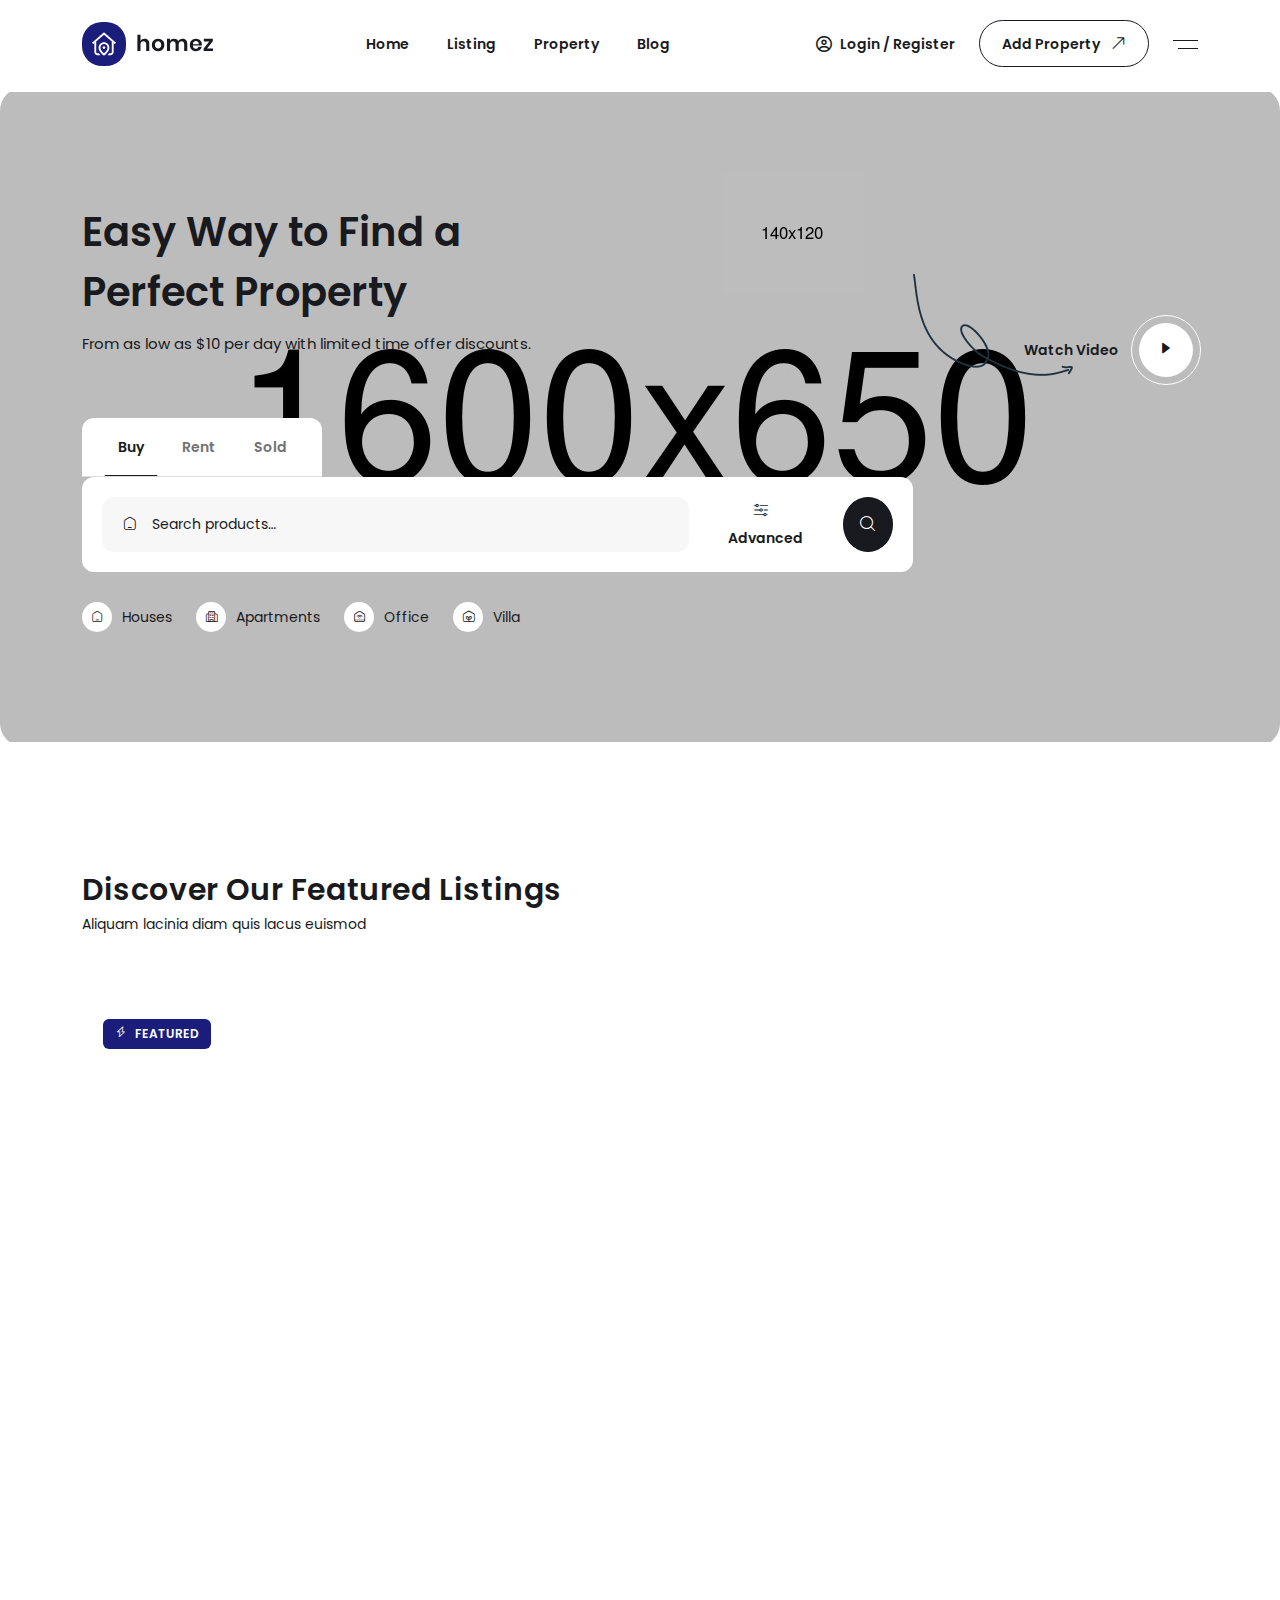
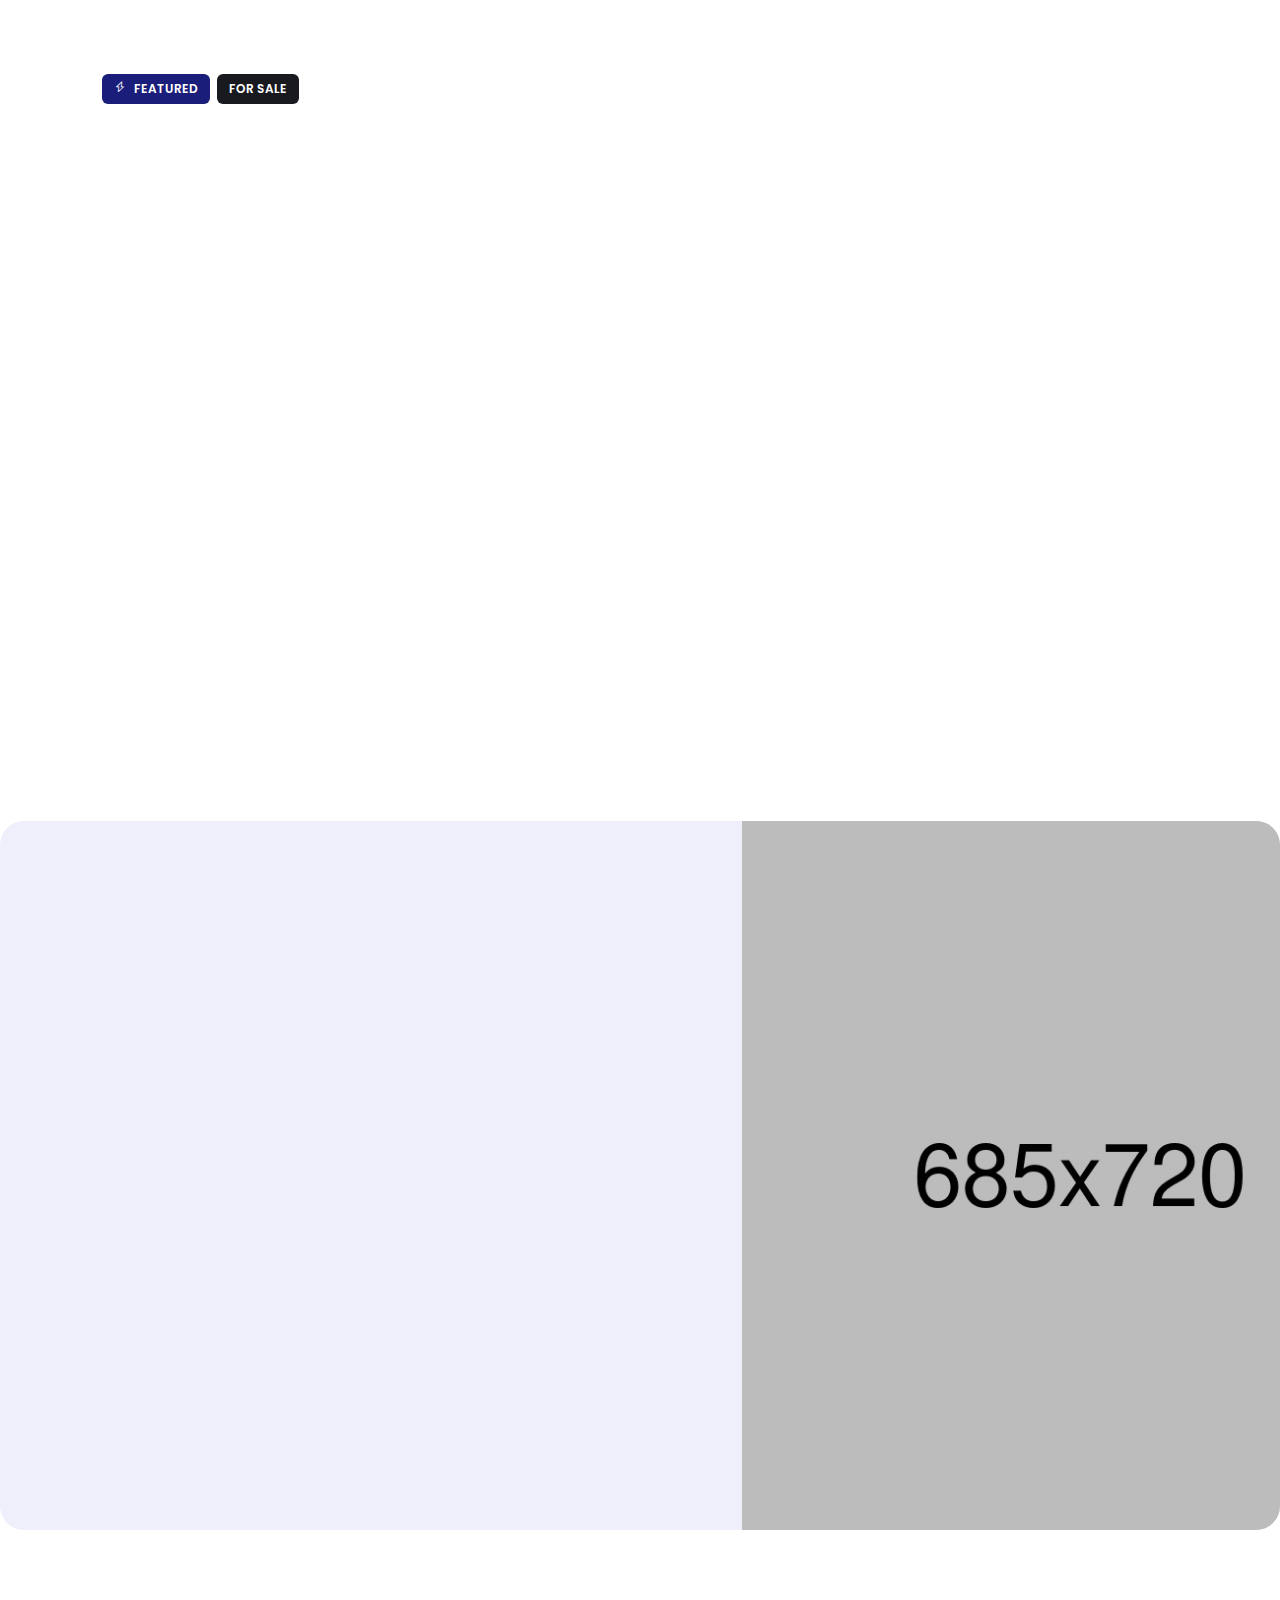
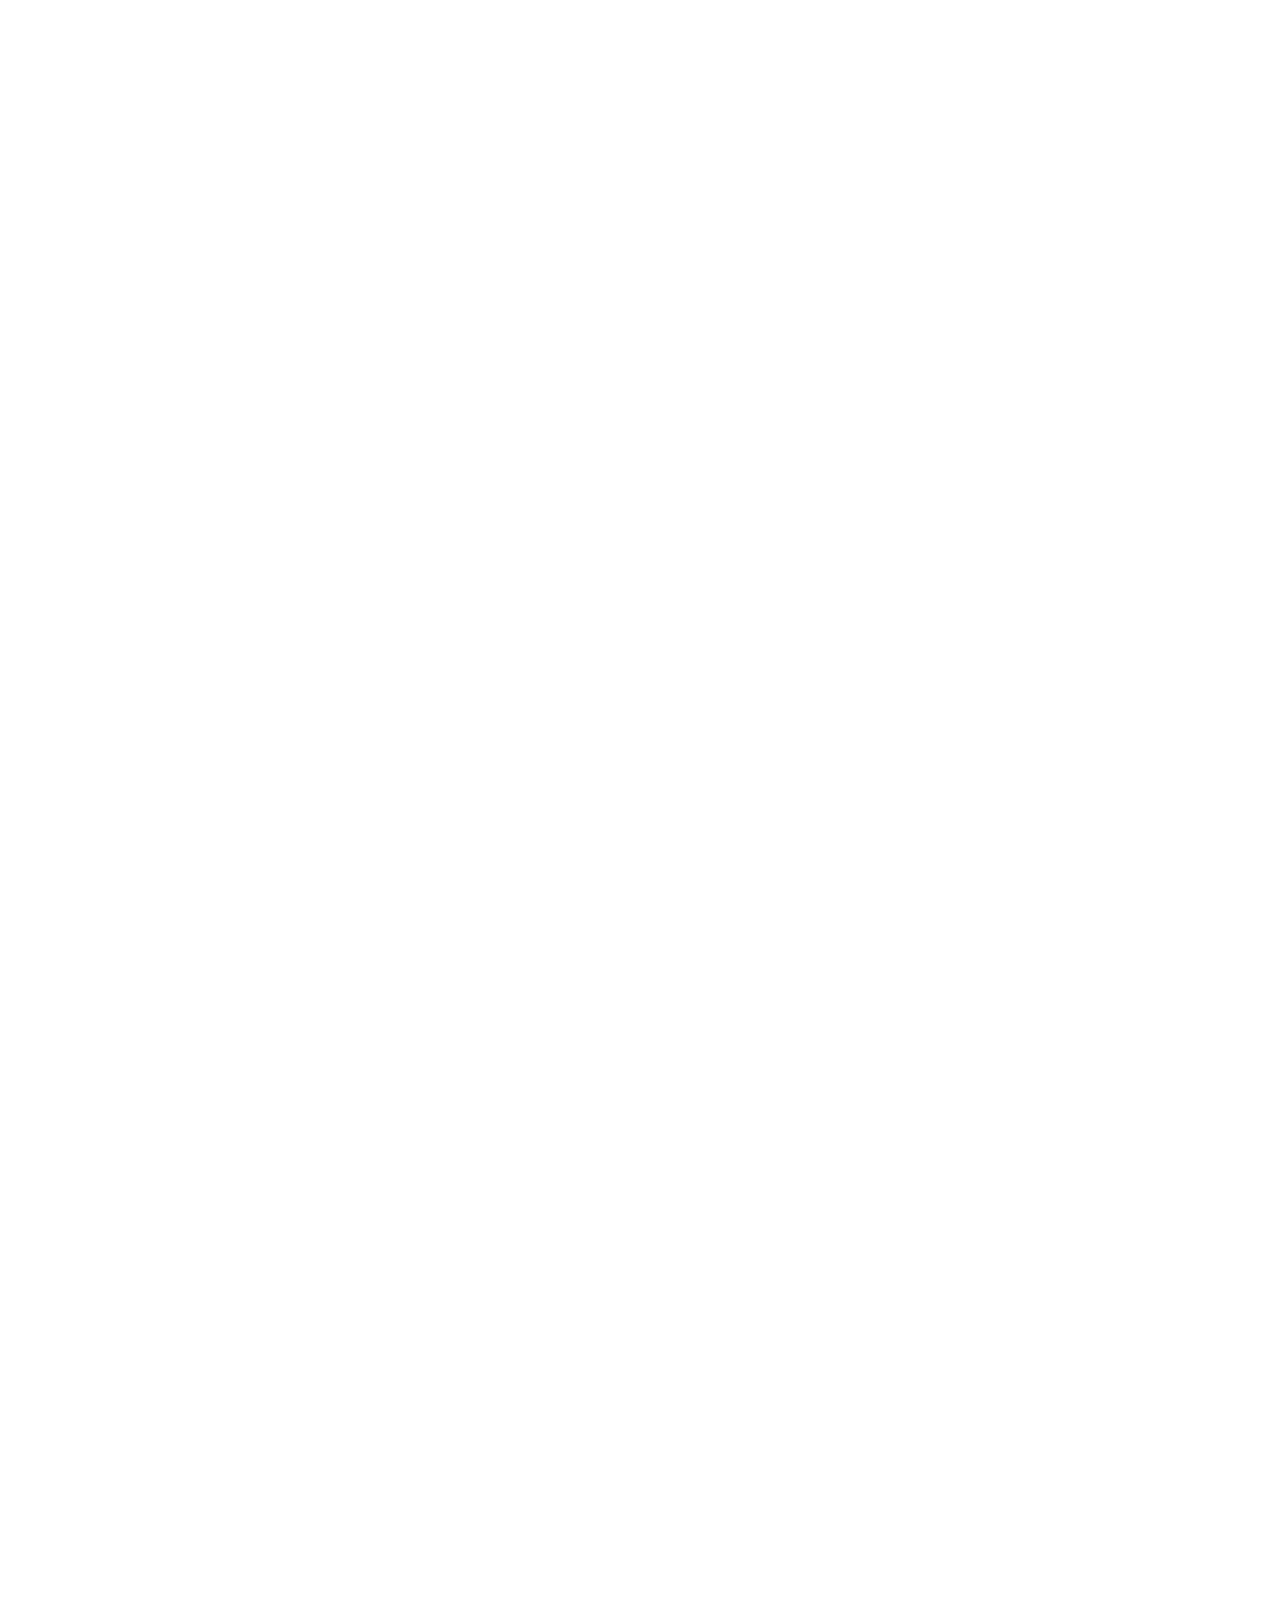
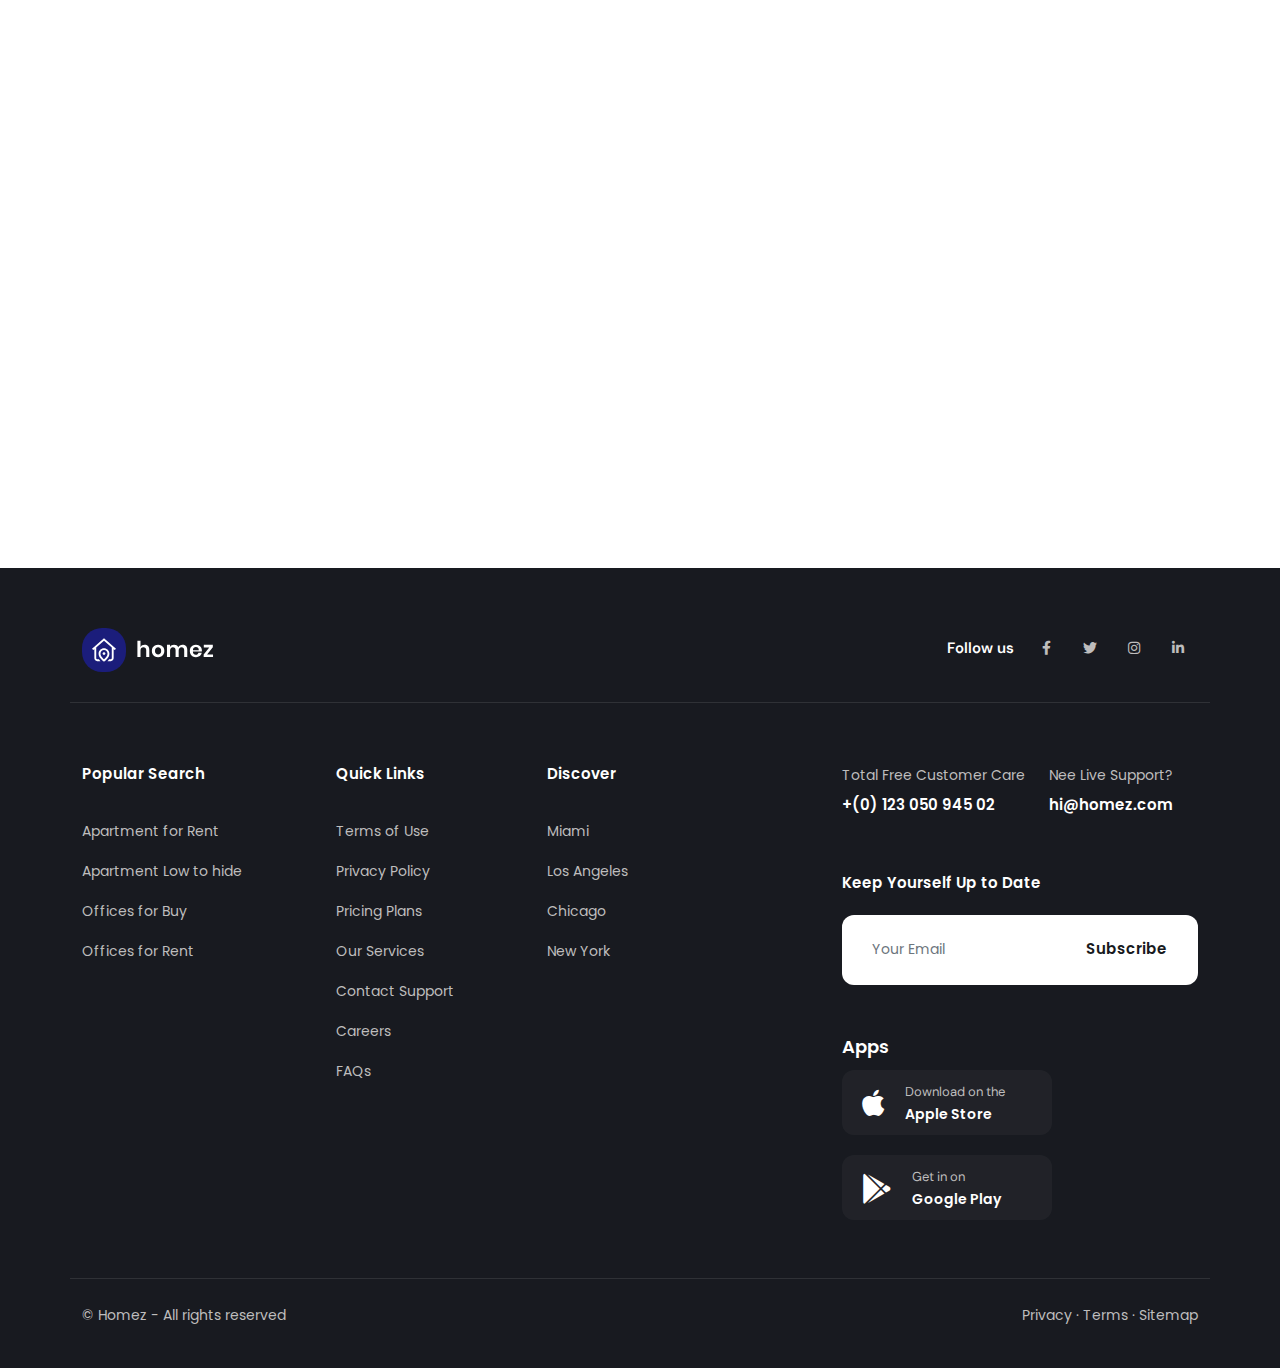
<file: rumahbsd.html>
<!DOCTYPE html>
<html dir="ltr" lang="en">

<head>
    <meta charset="utf-8">
    <meta http-equiv="X-UA-Compatible" content="IE=edge">
    <meta name="viewport" content="width=device-width, initial-scale=1">
    <meta name="keywords"
        content="advanced search, agency, agent, classified, directory, house, listing, property, real estate, real estate agency, real estate agent, realestate, realtor, rental">
    <meta name="description" content="Homez - Real Estate HTML Template">
    <meta name="CreativeLayers" content="ATFN">
    <!-- css file -->
    <link rel="stylesheet" href="css/bootstrap.min.css">
    <link rel="stylesheet" href="css/jquery-ui.min.css">
    <link rel="stylesheet" href="css/ace-responsive-menu.css">
    <link rel="stylesheet" href="css/menu.css">
    <link rel="stylesheet" href="css/fontawesome.css">
    <link rel="stylesheet" href="css/flaticon.css">
    <link rel="stylesheet" href="css/bootstrap-select.min.css">
    <link rel="stylesheet" href="css/animate.css">
    <link rel="stylesheet" href="css/magnific-popup.css">
    <link rel="stylesheet" href="css/slider.css">
    <link rel="stylesheet" href="css/style.css">
    <link rel="stylesheet" href="css/ud-custom-spacing.css">
    <!-- Responsive stylesheet -->
    <link rel="stylesheet" href="css/responsive.css">
    <!-- Title -->
    <title>Homez - Real Estate HTML Template</title>
    <!-- Favicon -->
    <link href="images/favicon.ico" sizes="128x128" rel="shortcut icon" type="image/x-icon" />
    <link href="images/favicon.ico" sizes="128x128" rel="shortcut icon" />
    <!-- Apple Touch Icon -->
    <link href="images/apple-touch-icon-60x60.png" sizes="60x60" rel="apple-touch-icon">
    <link href="images/apple-touch-icon-72x72.png" sizes="72x72" rel="apple-touch-icon">
    <link href="images/apple-touch-icon-114x114.png" sizes="114x114" rel="apple-touch-icon">
    <link href="images/apple-touch-icon-180x180.png" sizes="180x180" rel="apple-touch-icon">

    <!-- HTML5 shim and Respond.js for IE8 support of HTML5 elements and media queries -->
    <!-- WARNING: Respond.js doesn't work if you view the page via file:// -->
    <!--[if lt IE 9]>
<script src="https://oss.maxcdn.com/html5shiv/3.7.3/html5shiv.min.js"></script>
<script src="https://oss.maxcdn.com/respond/1.4.2/respond.min.js"></script>
<![endif]-->

</head>

<body>
    <div class="wrapper ovh">
        <div class="preloader"></div>

        <!-- Main Header Nav -->
        <header class="header-nav nav-innerpage-style menu-home4 main-menu">
            <!-- Ace Responsive Menu -->
            <nav class="posr">
                <div class="container posr menu_bdrt1">
                    <div class="row align-items-center justify-content-between">
                        <div class="col-auto">
                            <a class="header-logo" href="index.html"><img src="images/header-logo2.svg"
                                    alt="Header Logo"></a>
                        </div>
                        <div class="col-auto">
                            <!-- Responsive Menu Structure-->
                            <ul id="respMenu" class="ace-responsive-menu" data-menu-style="horizontal">
                                <li class="visible_list"> <a class="list-item" href="#"><span
                                            class="title">Home</span></a>
                                </li>
                                <li class="megamenu_style"> <a class="list-item" href="#"><span
                                            class="title">Listing</span></a>
                                </li>
                                <li class="visible_list"> <a class="list-item" href="#"><span
                                            class="title">Property</span></a>
                                </li>
                                <li class="visible_list"> <a class="list-item" href="#"><span
                                            class="title">Blog</span></a>
                                </li>
                            </ul>
                        </div>
                        <div class="col-auto">
                            <div class="d-flex align-items-center">
                                <a class="login-info d-flex align-items-center" data-bs-toggle="modal"
                                    href="#exampleModalToggle" role="button"><i
                                        class="far fa-user-circle fz16 me-2"></i> <span class="d-none d-xl-block">Login
                                        / Register</span></a>
                                <a class="ud-btn btn-white add-property bdrs60 mx-2 mx-xl-4"
                                    href="page-dashboard-add-property.html">Add Property<i
                                        class="fal fa-arrow-right-long"></i></a>
                                <a class="sidemenu-btn filter-btn-right" href="#"><img src="images/dark-nav-icon.svg"
                                        alt=""></a>
                            </div>
                        </div>
                    </div>
                </div>
            </nav>
        </header>
        <!-- Signup Modal -->
        <div class="signup-modal">
            <div class="modal fade" id="exampleModalToggle" aria-hidden="true" aria-labelledby="exampleModalToggleLabel"
                tabindex="-1">
                <div class="modal-dialog modal-dialog-centered">
                    <div class="modal-content">
                        <div class="modal-header">
                            <h5 class="modal-title" id="exampleModalToggleLabel">Welcome to Realton</h5>
                            <button type="button" class="btn-close" data-bs-dismiss="modal" aria-label="Close"></button>
                        </div>
                        <div class="modal-body">
                            <div class="log-reg-form">
                                <div class="navtab-style2">
                                    <nav>
                                        <div class="nav nav-tabs mb20" id="nav-tab" role="tablist">
                                            <button class="nav-link active fw600" id="nav-home-tab" data-bs-toggle="tab"
                                                data-bs-target="#nav-home" type="button" role="tab"
                                                aria-controls="nav-home" aria-selected="true">Sign In</button>
                                            <button class="nav-link fw600" id="nav-profile-tab" data-bs-toggle="tab"
                                                data-bs-target="#nav-profile" type="button" role="tab"
                                                aria-controls="nav-profile" aria-selected="false">New Account</button>
                                        </div>
                                    </nav>
                                    <div class="tab-content" id="nav-tabContent2">
                                        <div class="tab-pane fade show active fz15" id="nav-home" role="tabpanel"
                                            aria-labelledby="nav-home-tab">
                                            <div class="form-style1">
                                                <div class="mb25">
                                                    <label class="form-label fw600 dark-color">Email</label>
                                                    <input type="email" class="form-control" placeholder="Enter Email">
                                                </div>
                                                <div class="mb15">
                                                    <label class="form-label fw600 dark-color">Password</label>
                                                    <input type="text" class="form-control"
                                                        placeholder="Enter Password">
                                                </div>
                                                <div
                                                    class="checkbox-style1 d-block d-sm-flex align-items-center justify-content-between mb10">
                                                    <label class="custom_checkbox fz14 ff-heading">Remember me
                                                        <input type="checkbox" checked="checked">
                                                        <span class="checkmark"></span>
                                                    </label>
                                                    <a class="fz14 ff-heading" href="#">Lost your password?</a>
                                                </div>
                                                <div class="d-grid mb20">
                                                    <button class="ud-btn btn-thm" type="button">Sign in <i
                                                            class="fal fa-arrow-right-long"></i></button>
                                                </div>
                                                <div class="hr_content mb20">
                                                    <hr><span class="hr_top_text">OR</span>
                                                </div>
                                                <div class="d-grid mb10">
                                                    <button class="ud-btn btn-white" type="button"><i
                                                            class="fab fa-google"></i> Continue Google</button>
                                                </div>
                                                <div class="d-grid mb10">
                                                    <button class="ud-btn btn-fb" type="button"><i
                                                            class="fab fa-facebook-f"></i> Continue Facebook</button>
                                                </div>
                                                <div class="d-grid mb20">
                                                    <button class="ud-btn btn-apple" type="button"><i
                                                            class="fab fa-apple"></i> Continue Apple</button>
                                                </div>
                                                <p class="dark-color text-center mb0 mt10">Not signed up? <a
                                                        class="dark-color fw600" href="page-register.html">Create an
                                                        account.</a></p>
                                            </div>
                                        </div>
                                        <div class="tab-pane fade fz15" id="nav-profile" role="tabpanel"
                                            aria-labelledby="nav-profile-tab">
                                            <div class="form-style1">
                                                <div class="mb25">
                                                    <label class="form-label fw600 dark-color">Email</label>
                                                    <input type="email" class="form-control" placeholder="Enter Email">
                                                </div>
                                                <div class="mb20">
                                                    <label class="form-label fw600 dark-color">Password</label>
                                                    <input type="text" class="form-control"
                                                        placeholder="Enter Password">
                                                </div>
                                                <div class="d-grid mb20">
                                                    <button class="ud-btn btn-thm" type="button">Create account <i
                                                            class="fal fa-arrow-right-long"></i></button>
                                                </div>
                                                <div class="hr_content mb20">
                                                    <hr><span class="hr_top_text">OR</span>
                                                </div>
                                                <div class="d-grid mb10">
                                                    <button class="ud-btn btn-white" type="button"><i
                                                            class="fab fa-google"></i> Continue Google</button>
                                                </div>
                                                <div class="d-grid mb10">
                                                    <button class="ud-btn btn-fb" type="button"><i
                                                            class="fab fa-facebook-f"></i> Continue Facebook</button>
                                                </div>
                                                <div class="d-grid mb20">
                                                    <button class="ud-btn btn-apple" type="button"><i
                                                            class="fab fa-apple"></i> Continue Apple</button>
                                                </div>
                                                <p class="dark-color text-center mb0 mt10">Not signed up? <a
                                                        class="dark-color fw600" href="page-register.html">Create an
                                                        account.</a></p>
                                            </div>
                                        </div>
                                    </div>
                                </div>
                            </div>
                        </div>
                    </div>
                </div>
            </div>
        </div>
        <!-- Menu In Hiddn SideBar -->
        <div class="rightside-hidden-bar">
            <div class="hsidebar-header">
                <div class="sidebar-close-icon"><span class="far fa-times"></span></div>
                <h4 class="title">Welcome to Realton</h4>
            </div>
            <div class="hsidebar-content">
                <div class="hiddenbar_navbar_content">
                    <div class="hiddenbar_navbar_menu">
                        <ul class="navbar-nav">
                            <li class="nav-item"> <a class="nav-link" href="" role="button">Apartments</a></li>
                            <li class="nav-item"> <a class="nav-link" href="" role="button">Bungalow</a></li>
                            <li class="nav-item"> <a class="nav-link" href="" role="button">Houses</a></li>
                            <li class="nav-item"> <a class="nav-link" href="" role="button">Loft</a></li>
                            <li class="nav-item"> <a class="nav-link" href="" role="button">Office</a></li>
                            <li class="nav-item"> <a class="nav-link" href="" role="button">Townhome</a></li>
                            <li class="nav-item"> <a class="nav-link" href="" role="button">Villa</a></li>
                        </ul>
                    </div>
                    <div class="hiddenbar_footer position-relative bdrt1">
                        <div class="row pt45 pb30 pl30">
                            <div class="col-auto">
                                <div class="contact-info">
                                    <p class="info-title dark-color">Total Free Customer Care</p>
                                    <h6 class="info-phone dark-color"><a href="+(0)-123-050-945-02">+(0) 123 050 945
                                            02</a></h6>
                                </div>
                            </div>
                            <div class="col-auto">
                                <div class="contact-info">
                                    <p class="info-title dark-color">Nee Live Support?</p>
                                    <h6 class="info-mail dark-color"><a href="mailto:hi@homez.com">hi@homez.com</a></h6>
                                </div>
                            </div>
                        </div>
                        <div class="row pt30 pb30 bdrt1">
                            <div class="col-auto">
                                <div class="social-style-sidebar d-flex align-items-center pl30">
                                    <h6 class="me-4 mb-0">Follow us</h6>
                                    <a class="me-3" href=""><i class="fab fa-facebook-f"></i></a>
                                    <a class="me-3" href=""><i class="fab fa-twitter"></i></a>
                                    <a class="me-3" href=""><i class="fab fa-instagram"></i></a>
                                    <a class="me-3" href=""><i class="fab fa-linkedin-in"></i></a>
                                </div>
                            </div>
                        </div>
                    </div>
                </div>
            </div>
        </div>
        <!--End Menu In Hiddn SideBar -->
        <!-- Advance Feature Modal Start -->
        <div class="advance-feature-modal">
            <!-- Modal -->
            <div class="modal fade" id="exampleModal" tabindex="-1" aria-labelledby="exampleModalLabel"
                aria-hidden="true">
                <div class="modal-dialog modal-dialog-centered modal-lg">
                    <div class="modal-content">
                        <div class="modal-header pl30 pr30">
                            <h5 class="modal-title" id="exampleModalLabel">More Filter</h5>
                            <button type="button" class="btn-close" data-bs-dismiss="modal" aria-label="Close"></button>
                        </div>
                        <div class="modal-body pb-0">
                            <div class="row">
                                <div class="col-lg-12">
                                    <div class="widget-wrapper">
                                        <h6 class="list-title">Price Range</h6>
                                        <!-- Range Slider Mobile Version -->
                                        <div class="range-slider-style modal-version">
                                            <div class="range-wrapper">
                                                <div class="mb30 mt35" id="slider"></div>
                                                <div class="d-flex align-items-center">
                                                    <span id="slider-range-value1"></span><i
                                                        class="fa-sharp fa-solid fa-minus mx-2 dark-color icon"></i>
                                                    <span id="slider-range-value2"></span>
                                                </div>
                                            </div>
                                        </div>
                                    </div>
                                </div>
                            </div>
                            <div class="row">
                                <div class="col-sm-6">
                                    <div class="widget-wrapper">
                                        <h6 class="list-title">Type</h6>
                                        <div class="form-style2 input-group">
                                            <select class="selectpicker" data-live-search="true" data-width="100%">
                                                <option>Property</option>
                                                <option data-tokens="Apartments">Apartments</option>
                                                <option data-tokens="Bungalow">Bungalow</option>
                                                <option data-tokens="Houses">Houses</option>
                                                <option data-tokens="Loft">Loft</option>
                                                <option data-tokens="Office">Office</option>
                                                <option data-tokens="Townhome">Townhome</option>
                                                <option data-tokens="Villa">Villa</option>
                                            </select>
                                        </div>
                                    </div>
                                </div>
                                <div class="col-sm-6">
                                    <div class="widget-wrapper">
                                        <h6 class="list-title">Property ID</h6>
                                        <div class="form-style2">
                                            <input type="text" class="form-control" placeholder="RT04949213">
                                        </div>
                                    </div>
                                </div>
                            </div>
                            <div class="row">
                                <div class="col-sm-6">
                                    <div class="widget-wrapper">
                                        <h6 class="list-title">Bedrooms</h6>
                                        <div class="d-flex">
                                            <div class="selection">
                                                <input id="xany" name="xbeds" type="radio" checked>
                                                <label for="xany">any</label>
                                            </div>
                                            <div class="selection">
                                                <input id="xoneplus" name="xbeds" type="radio">
                                                <label for="xoneplus">1+</label>
                                            </div>
                                            <div class="selection">
                                                <input id="xtwoplus" name="xbeds" type="radio">
                                                <label for="xtwoplus">2+</label>
                                            </div>
                                            <div class="selection">
                                                <input id="xthreeplus" name="xbeds" type="radio">
                                                <label for="xthreeplus">3+</label>
                                            </div>
                                            <div class="selection">
                                                <input id="xfourplus" name="xbeds" type="radio">
                                                <label for="xfourplus">4+</label>
                                            </div>
                                            <div class="selection">
                                                <input id="xfiveplus" name="xbeds" type="radio">
                                                <label for="xfiveplus">5+</label>
                                            </div>
                                        </div>
                                    </div>
                                </div>
                                <div class="col-sm-6">
                                    <div class="widget-wrapper">
                                        <h6 class="list-title">Bathrooms</h6>
                                        <div class="d-flex">
                                            <div class="selection">
                                                <input id="yany" name="ybath" type="radio" checked>
                                                <label for="yany">any</label>
                                            </div>
                                            <div class="selection">
                                                <input id="yoneplus" name="ybath" type="radio">
                                                <label for="yoneplus">1+</label>
                                            </div>
                                            <div class="selection">
                                                <input id="ytwoplus" name="ybath" type="radio">
                                                <label for="ytwoplus">2+</label>
                                            </div>
                                            <div class="selection">
                                                <input id="ythreeplus" name="ybath" type="radio">
                                                <label for="ythreeplus">3+</label>
                                            </div>
                                            <div class="selection">
                                                <input id="yfourplus" name="ybath" type="radio">
                                                <label for="yfourplus">4+</label>
                                            </div>
                                            <div class="selection">
                                                <input id="yfiveplus" name="ybath" type="radio">
                                                <label for="yfiveplus">5+</label>
                                            </div>
                                        </div>
                                    </div>
                                </div>
                            </div>
                            <div class="row">
                                <div class="col-sm-6">
                                    <div class="widget-wrapper">
                                        <h6 class="list-title">Location</h6>
                                        <div class="form-style2 input-group">
                                            <select class="selectpicker" data-live-search="true" data-width="100%">
                                                <option>All Cities</option>
                                                <option data-tokens="California">California</option>
                                                <option data-tokens="Chicago">Chicago</option>
                                                <option data-tokens="LosAngeles">Los Angeles</option>
                                                <option data-tokens="Manhattan">Manhattan</option>
                                                <option data-tokens="NewJersey">New Jersey</option>
                                                <option data-tokens="NewYork">New York</option>
                                                <option data-tokens="SanDiego">San Diego</option>
                                                <option data-tokens="SanFrancisco">San Francisco</option>
                                                <option data-tokens="Texas">Texas</option>
                                            </select>
                                        </div>
                                    </div>
                                </div>
                                <div class="col-sm-6">
                                    <div class="widget-wrapper">
                                        <h6 class="list-title">Square Feet</h6>
                                        <div class="space-area">
                                            <div class="d-flex align-items-center justify-content-between">
                                                <div class="form-style1">
                                                    <input type="text" class="form-control" placeholder="Min.">
                                                </div>
                                                <span class="dark-color">-</span>
                                                <div class="form-style1">
                                                    <input type="text" class="form-control" placeholder="Max">
                                                </div>
                                            </div>
                                        </div>
                                    </div>
                                </div>
                            </div>
                            <div class="row">
                                <div class="col-lg-12">
                                    <div class="widget-wrapper mb0">
                                        <h6 class="list-title mb10">Amenities</h6>
                                    </div>
                                </div>
                                <div class="col-sm-4">
                                    <div class="widget-wrapper mb20">
                                        <div class="checkbox-style1">
                                            <label class="custom_checkbox">Attic
                                                <input type="checkbox">
                                                <span class="checkmark"></span>
                                            </label>
                                            <label class="custom_checkbox">Basketball court
                                                <input type="checkbox" checked="checked">
                                                <span class="checkmark"></span>
                                            </label>
                                            <label class="custom_checkbox">Air Conditioning
                                                <input type="checkbox" checked="checked">
                                                <span class="checkmark"></span>
                                            </label>
                                            <label class="custom_checkbox">Lawn
                                                <input type="checkbox" checked="checked">
                                                <span class="checkmark"></span>
                                            </label>
                                        </div>
                                    </div>
                                </div>
                                <div class="col-sm-4">
                                    <div class="widget-wrapper mb20">
                                        <div class="checkbox-style1">
                                            <label class="custom_checkbox">TV Cable
                                                <input type="checkbox">
                                                <span class="checkmark"></span>
                                            </label>
                                            <label class="custom_checkbox">Dryer
                                                <input type="checkbox">
                                                <span class="checkmark"></span>
                                            </label>
                                            <label class="custom_checkbox">Outdoor Shower
                                                <input type="checkbox">
                                                <span class="checkmark"></span>
                                            </label>
                                            <label class="custom_checkbox">Washer
                                                <input type="checkbox">
                                                <span class="checkmark"></span>
                                            </label>
                                        </div>
                                    </div>
                                </div>
                                <div class="col-sm-4">
                                    <div class="widget-wrapper mb20">
                                        <div class="checkbox-style1">
                                            <label class="custom_checkbox">Lake view
                                                <input type="checkbox">
                                                <span class="checkmark"></span>
                                            </label>
                                            <label class="custom_checkbox">Wine cellar
                                                <input type="checkbox">
                                                <span class="checkmark"></span>
                                            </label>
                                            <label class="custom_checkbox">Front yard
                                                <input type="checkbox">
                                                <span class="checkmark"></span>
                                            </label>
                                            <label class="custom_checkbox">Refrigerator
                                                <input type="checkbox">
                                                <span class="checkmark"></span>
                                            </label>
                                        </div>
                                    </div>
                                </div>
                            </div>
                        </div>
                        <div class="modal-footer justify-content-between">
                            <a class="reset-button" href="#"><span class="flaticon-turn-back"></span><u>Reset all
                                    filters</u></a>
                            <div class="btn-area">
                                <button class="ud-btn btn-thm"><span
                                        class="flaticon-search align-text-top pr10"></span>Search</button>
                            </div>
                        </div>
                    </div>
                </div>
            </div>
        </div>
        <!-- Advance Feature Modal End -->

        <div class="hiddenbar-body-ovelay"></div>

        <!-- Mobile Nav  -->
        <div id="page" class="mobilie_header_nav stylehome1">
            <div class="mobile-menu">
                <div class="header innerpage-style">
                    <div class="menu_and_widgets">
                        <div class="mobile_menu_bar d-flex justify-content-between align-items-center">
                            <a class="menubar" href="#menu"><img src="images/mobile-dark-nav-icon.svg" alt=""></a>
                            <a class="mobile_logo" href="#"><img src="images/header-logo2.svg" alt=""></a>
                            <a href="page-login.html"><span class="icon fz18 far fa-user-circle"></span></a>
                        </div>
                    </div>
                </div>
            </div>
            <!-- /.mobile-menu -->
            <nav id="menu" class="">
                <ul>
                    <li><span>Home</span>
                        <ul>
                            <li><a href="index.html">Home V1</a></li>
                            <li><a href="index2.html">Home V2</a></li>
                            <li><a href="index3.html">Home V3</a></li>
                            <li><a href="index4.html">Home V4</a></li>
                            <li><a href="index5.html">Home V5</a></li>
                            <li><a href="index6.html">Home V6</a></li>
                            <li><a href="index7.html">Home V7</a></li>
                            <li><a href="index8.html">Home V8</a></li>
                            <li><a href="index9.html">Home V9</a></li>
                            <li><a href="index10.html">Home V10</a></li>
                        </ul>
                    </li>
                    <li><span>Property Listign</span>
                        <ul>
                            <li><span>Listing Grid</span>
                                <ul>
                                    <li><a href="page-grid-default-v1.html">Grid Default v1</a></li>
                                    <li><a href="page-grid-default-v2.html">Grid Default v2</a></li>
                                    <li><a href="page-property-3-col.html">Grid Full Width 3 Cols</a></li>
                                    <li><a href="page-property-4-col.html">Grid Full Width 4 Cols</a></li>
                                    <li><a href="page-property-2-col.html">Grid Full Width 2 Cols</a></li>
                                    <li><a href="page-property-1-col-v1.html">Grid Full Width 1 Cols v1</a></li>
                                    <li><a href="page-property-1-col-v2.html">Grid Full Width 1 Cols v2</a></li>
                                    <li><a href="page-property-banner-v1.html">Banner Search v1</a></li>
                                    <li><a href="page-property-banner-v2.html">Banner Search v2</a></li>
                                </ul>
                            </li>
                            <li><span>List Style</span>
                                <ul>
                                    <li><a href="page-property-list.html">Style V1</a></li>
                                    <li><a href="page-property-list-all.html">All List</a></li>
                                </ul>
                            </li>
                            <li><span>Listing Single</span>
                                <ul>
                                    <li><a href="page-property-single-v1.html">Single V1</a></li>
                                    <li><a href="page-property-single-v2.html">Single V2</a></li>
                                    <li><a href="page-property-single-v3.html">Single V3</a></li>
                                    <li><a href="page-property-single-v4.html">Single V4</a></li>
                                    <li><a href="page-property-single-v5.html">Single V5</a></li>
                                    <li><a href="page-property-single-v6.html">Single V6</a></li>
                                    <li><a href="page-property-single-v7.html">Single V7</a></li>
                                    <li><a href="page-property-single-v8.html">Single V8</a></li>
                                    <li><a href="page-property-single-v9.html">Single V9</a></li>
                                    <li><a href="page-property-single-v10.html">Single V10</a></li>
                                </ul>
                            </li>
                            <li><span>Map Style</span>
                                <ul>
                                    <li><a href="page-property-header-map-style.html">Map Header</a></li>
                                    <li><a href="page-property-half-map-v1.html">Map V1</a></li>
                                    <li><a href="page-property-half-map-v2.html">Map V2</a></li>
                                    <li><a href="page-property-half-map-v3.html">Map V3</a></li>
                                    <li><a href="page-property-half-map-v4.html">Map V4</a></li>
                                </ul>
                            </li>
                        </ul>
                    </li>
                    <li><span>User Dashboard</span>
                        <ul>
                            <li><a href="page-dashboard.html">Dashboard</a></li>
                            <li><a href="page-dashboard-message.html">Message</a></li>
                            <li><a href="page-dashboard-add-property.html">New Property</a></li>
                            <li><a href="page-dashboard-properties.html">My Properties</a></li>
                            <li><a href="page-dashboard-favorites.html">My Favorites</a></li>
                            <li><a href="page-dashboard-savesearch.html">Saved Search</a></li>
                            <li><a href="page-dashboard-review.html">Reviews</a></li>
                            <li><a href="page-dashboard-package.html">My Package</a></li>
                            <li><a href="page-dashboard-profile.html">My Profile</a></li>
                        </ul>
                    </li>
                    <li><span>Blog</span>
                        <ul>
                            <li><a href="page-blog-v1.html">List V1</a></li>
                            <li><a href="page-blog-v2.html">List V2</a></li>
                            <li><a href="page-blog-v3.html">List V3</a></li>
                            <li><a href="page-blog-single.html">Single</a></li>
                        </ul>
                    </li>
                    <li><span>Pages</span>
                        <ul>
                            <li><a href="page-about.html">About</a></li>
                            <li><a href="page-contact.html">Contact</a></li>
                            <li><a href="page-compare.html">Compare</a></li>
                            <li><a href="page-pricing.html">Pricing</a></li>
                            <li><a href="page-faq.html">Faq</a></li>
                            <li><a href="page-login.html">Login</a></li>
                            <li><a href="page-register.html">Register</a></li>
                            <li><a href="page-error.html">404</a></li>
                            <li><a href="page-invoice.html">Invoices</a></li>
                            <li><a href="page-ui-element.html">UI Elements</a></li>
                        </ul>
                    </li>
                    <li class="px-3 mobile-menu-btn">
                        <a href="page-dashboard-add-property.html" class="ud-btn btn-thm text-white">Submit Property<i
                                class="fal fa-arrow-right-long"></i></a>
                    </li>
                    <!-- Only for Mobile View -->
                </ul>
            </nav>
        </div>

        <div class="body_content">
            <!-- Home Banner Style V1 -->
            <section class="home-banner-style4 p0 bgc-white">
                <div class="home-style4 maxw1600 bdrs24 position-relative mx-auto mx20-lg">
                    <div class="container">
                        <div class="row">
                            <div class="col-xl-9">
                                <div class="inner-banner-style4">
                                    <h2 class="hero-title animate-up-1">Easy Way to Find a <br
                                            class="d-none d-md-block"> Perfect Property</h2>
                                    <p class="hero-text fz15 animate-up-2">From as low as $10 per day with limited time
                                        offer discounts.</p>
                                    <div class="home4-floatin-img">
                                        <img class="img-1 spin-left d-none d-xl-block" src="images/about/element-10.png"
                                            alt="">
                                        <img class="img-2 bounce-y d-none d-xl-block" src="images/about/element-9.png"
                                            alt="">
                                        <a class="popup-iframe popup-youtube bounce-y d-flex align-items-center justify-content-start justify-content-xl-center fz14 fw600 ff-heading"
                                            href="https://www.youtube.com/watch?v=7EHnQ0VM4KY">Watch Video <span
                                                class="video-icon flaticon-play fz12 ml20"></span></a>
                                    </div>
                                    <div class="advance-search-tab mt60 mt30-lg mx-auto animate-up-3">
                                        <ul class="nav nav-tabs p-0 m-0" id="myTab" role="tablist">
                                            <li class="nav-item" role="presentation">
                                                <button class="nav-link active" id="home-tab" data-bs-toggle="tab"
                                                    data-bs-target="#home" type="button" role="tab" aria-controls="home"
                                                    aria-selected="true">Buy</button>
                                            </li>
                                            <li class="nav-item" role="presentation">
                                                <button class="nav-link" id="profile-tab" data-bs-toggle="tab"
                                                    data-bs-target="#profile" type="button" role="tab"
                                                    aria-controls="profile" aria-selected="false">Rent</button>
                                            </li>
                                            <li class="nav-item" role="presentation">
                                                <button class="nav-link" id="contact-tab" data-bs-toggle="tab"
                                                    data-bs-target="#contact" type="button" role="tab"
                                                    aria-controls="contact" aria-selected="false">Sold</button>
                                            </li>
                                        </ul>
                                        <div class="tab-content" id="myTabContent">
                                            <div class="tab-pane fade show active" id="home" role="tabpanel"
                                                aria-labelledby="home-tab">
                                                <div class="advance-content-style1">
                                                    <div class="row">
                                                        <div class="col-md-8 col-lg-9">
                                                            <div
                                                                class="advance-search-field position-relative text-start">
                                                                <form action="#" method="get"
                                                                    class="form-search position-relative"
                                                                    accept-charset="utf-8">
                                                                    <div class="box-search">
                                                                        <span class="icon flaticon-home-1"></span>
                                                                        <input class="form-control bgc-f7 bdrs12"
                                                                            type="text" name="search"
                                                                            placeholder="Search products…">
                                                                    </div>
                                                                </form>
                                                            </div>
                                                        </div>
                                                        <div class="col-md-4 col-lg-3">
                                                            <div
                                                                class="d-flex align-items-center justify-content-start justify-content-md-center mt-3 mt-md-0">
                                                                <button class="advance-search-btn" type="button"
                                                                    data-bs-toggle="modal"
                                                                    data-bs-target="#exampleModal"><span
                                                                        class="flaticon-settings"></span>
                                                                    Advanced</button>
                                                                <button class="advance-search-icon ud-btn btn-dark ms-4"
                                                                    type="button"><span
                                                                        class="flaticon-search"></span></button>
                                                            </div>
                                                        </div>
                                                    </div>
                                                </div>
                                            </div>
                                            <div class="tab-pane fade" id="profile" role="tabpanel"
                                                aria-labelledby="profile-tab">
                                                <div class="advance-content-style1">
                                                    <div class="row">
                                                        <div class="col-md-8 col-lg-9">
                                                            <div
                                                                class="advance-search-field position-relative text-start">
                                                                <form action="#" method="get"
                                                                    class="form-search position-relative"
                                                                    accept-charset="utf-8">
                                                                    <div class="box-search">
                                                                        <span class="icon flaticon-home-1"></span>
                                                                        <input class="form-control bgc-f7 bdrs12"
                                                                            type="text" name="search"
                                                                            placeholder="Search products…">
                                                                    </div>
                                                                </form>
                                                            </div>
                                                        </div>
                                                        <div class="col-md-4 col-lg-3">
                                                            <div
                                                                class="d-flex align-items-center justify-content-start justify-content-md-center mt-3 mt-md-0">
                                                                <button class="advance-search-btn" type="button"
                                                                    data-bs-toggle="modal"
                                                                    data-bs-target="#exampleModal"><span
                                                                        class="flaticon-settings"></span>
                                                                    Advanced</button>
                                                                <button class="advance-search-icon ud-btn btn-dark ms-4"
                                                                    type="button"><span
                                                                        class="flaticon-search"></span></button>
                                                            </div>
                                                        </div>
                                                    </div>
                                                </div>
                                            </div>
                                            <div class="tab-pane fade" id="contact" role="tabpanel"
                                                aria-labelledby="contact-tab">
                                                <div class="advance-content-style1">
                                                    <div class="row">
                                                        <div class="col-md-8 col-lg-9">
                                                            <div
                                                                class="advance-search-field position-relative text-start">
                                                                <form action="#" method="get"
                                                                    class="form-search position-relative"
                                                                    accept-charset="utf-8">
                                                                    <div class="box-search">
                                                                        <span class="icon flaticon-home-1"></span>
                                                                        <input class="form-control bgc-f7 bdrs12"
                                                                            type="text" name="search"
                                                                            placeholder="Search products…">
                                                                    </div>
                                                                </form>
                                                            </div>
                                                        </div>
                                                        <div class="col-md-4 col-lg-3">
                                                            <div
                                                                class="d-flex align-items-center justify-content-start justify-content-md-center mt-3 mt-md-0">
                                                                <button class="advance-search-btn" type="button"
                                                                    data-bs-toggle="modal"
                                                                    data-bs-target="#exampleModal"><span
                                                                        class="flaticon-settings"></span>
                                                                    Advanced</button>
                                                                <button class="advance-search-icon ud-btn btn-dark ms-4"
                                                                    type="button"><span
                                                                        class="flaticon-search"></span></button>
                                                            </div>
                                                        </div>
                                                    </div>
                                                </div>
                                            </div>
                                        </div>
                                    </div>
                                    <div class="home4-icon-style mt30 d-none d-sm-flex animate-up-4">
                                        <a href="" class="d-flex align-items-center dark-color ff-heading me-4"><i
                                                class="icon mr10 flaticon-home-1"></i> Houses</a>
                                        <a href="" class="d-flex align-items-center dark-color ff-heading me-4"><i
                                                class="icon mr10 flaticon-corporation"></i> Apartments</a>
                                        <a href="" class="d-flex align-items-center dark-color ff-heading me-4"><i
                                                class="icon mr10 flaticon-network"></i> Office</a>
                                        <a href="" class="d-flex align-items-center dark-color ff-heading"><i
                                                class="icon mr10 flaticon-garden"></i> Villa</a>
                                    </div>
                                </div>
                            </div>
                        </div>
                    </div>
                </div>
            </section>

            <!-- Explore Apartment -->
            <section class="pt-80 pb80 pb30-md">
                <div class="container">
                    <div class="row">
                        <div class="col-lg-6">
                            <div class="main-title wow fadeInUp" data-wow-delay="300ms">
                                <h2 class="title">Discover Our Featured Listings</h2>
                                <p class="paragraph">Aliquam lacinia diam quis lacus euismod</p>
                            </div>
                        </div>
                    </div>
                    <div class="row">
                        <div class="col-lg-12">
                            <div class="explore-apartment-slider navi_pagi_top_right slider-3-grid owl-carousel owl-theme wow fadeInUp"
                                data-wow-delay="300ms">
                                <div class="item">
                                    <div class="listing-style1 style2">
                                        <div class="list-thumb">
                                            <img class="w-100" src="images/listings/g1-1.jpg" alt="">
                                            <div class="list-tag fz12"><span
                                                    class="flaticon-electricity me-2"></span>FEATURED</div>
                                            <div class="list-price">$14,000 / <span>mo</span></div>
                                        </div>
                                        <div class="list-content">
                                            <h6 class="list-title"><a href="page-property-single-v1.html">Equestrian
                                                    Family Home</a></h6>
                                            <p class="list-text">California City, CA, USA</p>
                                            <div class="list-meta d-flex align-items-center">
                                                <a href=""><span class="flaticon-bed"></span>3 bed</a>
                                                <a href=""><span class="flaticon-shower"></span>4 bath</a>
                                                <a href=""><span class="flaticon-expand"></span>1200 sqft</a>
                                            </div>
                                            <hr class="mt-2 mb-2">
                                            <div class="list-meta2 d-flex justify-content-between align-items-center">
                                                <span class="for-what">For Rent</span>
                                                <div class="icons d-flex align-items-center">
                                                    <a href=""><span class="flaticon-fullscreen"></span></a>
                                                    <a href=""><span class="flaticon-new-tab"></span></a>
                                                    <a href=""><span class="flaticon-like"></span></a>
                                                </div>
                                            </div>
                                        </div>
                                    </div>
                                </div>
                                <div class="item">
                                    <div class="listing-style1 style2">
                                        <div class="list-thumb">
                                            <img class="w-100" src="images/listings/g1-2.jpg" alt="">
                                            <div class="list-price">$82,000 / <span>mo</span></div>
                                        </div>
                                        <div class="list-content">
                                            <h6 class="list-title"><a href="page-property-single-v1.html">Luxury villa
                                                    in Rego Park</a></h6>
                                            <p class="list-text">California City, CA, USA</p>
                                            <div class="list-meta d-flex align-items-center">
                                                <a href=""><span class="flaticon-bed"></span>3 bed</a>
                                                <a href=""><span class="flaticon-shower"></span>4 bath</a>
                                                <a href=""><span class="flaticon-expand"></span>1200 sqft</a>
                                            </div>
                                            <hr class="mt-2 mb-2">
                                            <div class="list-meta2 d-flex justify-content-between align-items-center">
                                                <span class="for-what">For Rent</span>
                                                <div class="icons d-flex align-items-center">
                                                    <a href=""><span class="flaticon-fullscreen"></span></a>
                                                    <a href=""><span class="flaticon-new-tab"></span></a>
                                                    <a href=""><span class="flaticon-like"></span></a>
                                                </div>
                                            </div>
                                        </div>
                                    </div>
                                </div>
                                <div class="item">
                                    <div class="listing-style1 style2">
                                        <div class="list-thumb">
                                            <img class="w-100" src="images/listings/g1-3.jpg" alt="">
                                            <div class="list-price">$63,000 / <span>mo</span></div>
                                        </div>
                                        <div class="list-content">
                                            <h6 class="list-title"><a href="page-property-single-v1.html">Villa on
                                                    Hollywood Boulevard</a></h6>
                                            <p class="list-text">California City, CA, USA</p>
                                            <div class="list-meta d-flex align-items-center">
                                                <a href=""><span class="flaticon-bed"></span>3 bed</a>
                                                <a href=""><span class="flaticon-shower"></span>4 bath</a>
                                                <a href=""><span class="flaticon-expand"></span>1200 sqft</a>
                                            </div>
                                            <hr class="mt-2 mb-2">
                                            <div class="list-meta2 d-flex justify-content-between align-items-center">
                                                <span class="for-what">For Rent</span>
                                                <div class="icons d-flex align-items-center">
                                                    <a href=""><span class="flaticon-fullscreen"></span></a>
                                                    <a href=""><span class="flaticon-new-tab"></span></a>
                                                    <a href=""><span class="flaticon-like"></span></a>
                                                </div>
                                            </div>
                                        </div>
                                    </div>
                                </div>
                                <div class="item">
                                    <div class="listing-style1 style2">
                                        <div class="list-thumb">
                                            <img class="w-100" src="images/listings/g1-4.jpg" alt="">
                                            <div class="list-price">$63,000 / <span>mo</span></div>
                                        </div>
                                        <div class="list-content">
                                            <h6 class="list-title"><a href="page-property-single-v1.html">Triple Story
                                                    House for Rent</a></h6>
                                            <p class="list-text">California City, CA, USA</p>
                                            <div class="list-meta d-flex align-items-center">
                                                <a href=""><span class="flaticon-bed"></span>3 bed</a>
                                                <a href=""><span class="flaticon-shower"></span>4 bath</a>
                                                <a href=""><span class="flaticon-expand"></span>1200 sqft</a>
                                            </div>
                                            <hr class="mt-2 mb-2">
                                            <div class="list-meta2 d-flex justify-content-between align-items-center">
                                                <span class="for-what">For Rent</span>
                                                <div class="icons d-flex align-items-center">
                                                    <a href=""><span class="flaticon-fullscreen"></span></a>
                                                    <a href=""><span class="flaticon-new-tab"></span></a>
                                                    <a href=""><span class="flaticon-like"></span></a>
                                                </div>
                                            </div>
                                        </div>
                                    </div>
                                </div>
                                <div class="item">
                                    <div class="listing-style1 style2">
                                        <div class="list-thumb">
                                            <img class="w-100" src="images/listings/g1-5.jpg" alt="">
                                            <div class="list-price">$14,000 / <span>mo</span></div>
                                        </div>
                                        <div class="list-content">
                                            <h6 class="list-title"><a href="page-property-single-v1.html">Northwest
                                                    Office Space</a></h6>
                                            <p class="list-text">California City, CA, USA</p>
                                            <div class="list-meta d-flex align-items-center">
                                                <a href=""><span class="flaticon-bed"></span>3 bed</a>
                                                <a href=""><span class="flaticon-shower"></span>4 bath</a>
                                                <a href=""><span class="flaticon-expand"></span>1200 sqft</a>
                                            </div>
                                            <hr class="mt-2 mb-2">
                                            <div class="list-meta2 d-flex justify-content-between align-items-center">
                                                <span class="for-what">For Rent</span>
                                                <div class="icons d-flex align-items-center">
                                                    <a href=""><span class="flaticon-fullscreen"></span></a>
                                                    <a href=""><span class="flaticon-new-tab"></span></a>
                                                    <a href=""><span class="flaticon-like"></span></a>
                                                </div>
                                            </div>
                                        </div>
                                    </div>
                                </div>
                                <div class="item">
                                    <div class="listing-style1 style2">
                                        <div class="list-thumb">
                                            <img class="w-100" src="images/listings/g1-1.jpg" alt="">
                                            <div class="list-tag fz12"><span
                                                    class="flaticon-electricity me-2"></span>FEATURED</div>
                                            <div class="list-price">$14,000 / <span>mo</span></div>
                                        </div>
                                        <div class="list-content">
                                            <h6 class="list-title"><a href="page-property-single-v1.html">Equestrian
                                                    Family Home</a></h6>
                                            <p class="list-text">California City, CA, USA</p>
                                            <div class="list-meta d-flex align-items-center">
                                                <a href=""><span class="flaticon-bed"></span>3 bed</a>
                                                <a href=""><span class="flaticon-shower"></span>4 bath</a>
                                                <a href=""><span class="flaticon-expand"></span>1200 sqft</a>
                                            </div>
                                            <hr class="mt-2 mb-2">
                                            <div class="list-meta2 d-flex justify-content-between align-items-center">
                                                <span class="for-what">For Rent</span>
                                                <div class="icons d-flex align-items-center">
                                                    <a href=""><span class="flaticon-fullscreen"></span></a>
                                                    <a href=""><span class="flaticon-new-tab"></span></a>
                                                    <a href=""><span class="flaticon-like"></span></a>
                                                </div>
                                            </div>
                                        </div>
                                    </div>
                                </div>
                                <div class="item">
                                    <div class="listing-style1 style2">
                                        <div class="list-thumb">
                                            <img class="w-100" src="images/listings/g1-2.jpg" alt="">
                                            <div class="list-price">$82,000 / <span>mo</span></div>
                                        </div>
                                        <div class="list-content">
                                            <h6 class="list-title"><a href="page-property-single-v1.html">Luxury villa
                                                    in Rego Park</a></h6>
                                            <p class="list-text">California City, CA, USA</p>
                                            <div class="list-meta d-flex align-items-center">
                                                <a href=""><span class="flaticon-bed"></span>3 bed</a>
                                                <a href=""><span class="flaticon-shower"></span>4 bath</a>
                                                <a href=""><span class="flaticon-expand"></span>1200 sqft</a>
                                            </div>
                                            <hr class="mt-2 mb-2">
                                            <div class="list-meta2 d-flex justify-content-between align-items-center">
                                                <span class="for-what">For Rent</span>
                                                <div class="icons d-flex align-items-center">
                                                    <a href=""><span class="flaticon-fullscreen"></span></a>
                                                    <a href=""><span class="flaticon-new-tab"></span></a>
                                                    <a href=""><span class="flaticon-like"></span></a>
                                                </div>
                                            </div>
                                        </div>
                                    </div>
                                </div>
                                <div class="item">
                                    <div class="listing-style1 style2">
                                        <div class="list-thumb">
                                            <img class="w-100" src="images/listings/g1-3.jpg" alt="">
                                            <div class="list-price">$63,000 / <span>mo</span></div>
                                        </div>
                                        <div class="list-content">
                                            <h6 class="list-title"><a href="page-property-single-v1.html">Villa on
                                                    Hollywood Boulevard</a></h6>
                                            <p class="list-text">California City, CA, USA</p>
                                            <div class="list-meta d-flex align-items-center">
                                                <a href=""><span class="flaticon-bed"></span>3 bed</a>
                                                <a href=""><span class="flaticon-shower"></span>4 bath</a>
                                                <a href=""><span class="flaticon-expand"></span>1200 sqft</a>
                                            </div>
                                            <hr class="mt-2 mb-2">
                                            <div class="list-meta2 d-flex justify-content-between align-items-center">
                                                <span class="for-what">For Rent</span>
                                                <div class="icons d-flex align-items-center">
                                                    <a href=""><span class="flaticon-fullscreen"></span></a>
                                                    <a href=""><span class="flaticon-new-tab"></span></a>
                                                    <a href=""><span class="flaticon-like"></span></a>
                                                </div>
                                            </div>
                                        </div>
                                    </div>
                                </div>
                            </div>
                        </div>
                    </div>
                </div>
            </section>

            <!-- Popular Property -->
            <section class="pt-0 pb60">
                <div class="container">
                    <div class="row wow fadeInUp" data-wow-delay="100ms">
                        <div class="col-lg-6">
                            <div class="main-title2">
                                <h2 class="title">Discover Popular Properties</h2>
                                <p class="paragraph">Aliquam lacinia diam quis lacus euismod</p>
                            </div>
                        </div>
                        <div class="col-lg-6">
                            <div class="dark-light-navtab style2 text-start text-lg-end mt-0 mt-lg-4 mb-4">
                                <ul class="nav nav-pills justify-content-start justify-content-lg-end" id="pills-tab"
                                    role="tablist">
                                    <li class="nav-item" role="presentation">
                                        <button class="nav-link mb10-sm active" id="pills-house-tab"
                                            data-bs-toggle="pill" data-bs-target="#pills-house" type="button" role="tab"
                                            aria-controls="pills-house" aria-selected="true">House</button>
                                    </li>
                                    <li class="nav-item" role="presentation">
                                        <button class="nav-link mb10-sm" id="pills-villa-tab" data-bs-toggle="pill"
                                            data-bs-target="#pills-villa" type="button" role="tab"
                                            aria-controls="pills-villa" aria-selected="false">Villa</button>
                                    </li>
                                    <li class="nav-item" role="presentation">
                                        <button class="nav-link mb10-sm" id="pills-office-tab" data-bs-toggle="pill"
                                            data-bs-target="#pills-office" type="button" role="tab"
                                            aria-controls="pills-office" aria-selected="false">Office</button>
                                    </li>
                                    <li class="nav-item" role="presentation">
                                        <button class="nav-link mb10-sm me-0" id="pills-apartments-tab"
                                            data-bs-toggle="pill" data-bs-target="#pills-apartments" type="button"
                                            role="tab" aria-controls="pills-apartments"
                                            aria-selected="false">Apartments</button>
                                    </li>
                                </ul>
                            </div>
                        </div>
                    </div>
                    <div class="row">
                        <div class="col-lg-12 wow fadeInUp" data-wow-delay="300ms">
                            <div class="tab-content" id="pills-tabContent">
                                <div class="tab-pane fade show active" id="pills-house" role="tabpanel"
                                    aria-labelledby="pills-house-tab">
                                    <div class="row">
                                        <div class="col-md-6 col-xl-4">
                                            <div class="listing-style6">
                                                <div class="list-thumb">
                                                    <img class="w-100" src="images/listings/md-1.jpg" alt="">
                                                    <div class="list-tag fz12"><span
                                                            class="flaticon-electricity me-2"></span>FEATURED</div>
                                                    <div class="list-tag2 fz12">FOR SALE</div>
                                                </div>
                                                <div class="list-content">
                                                    <div class="list-price mb-2">$14,000</div>
                                                    <h6 class="list-title"><a
                                                            href="page-property-single-v1.html">Equestrian Family
                                                            Home</a></h6>
                                                    <p class="list-text">California City, CA, USA</p>
                                                </div>
                                            </div>
                                        </div>
                                        <div class="col-md-6 col-xl-4">
                                            <div class="listing-style6">
                                                <div class="list-thumb">
                                                    <img class="w-100" src="images/listings/md-2.jpg" alt="">
                                                </div>
                                                <div class="list-content">
                                                    <div class="list-price mb-2">$82,000</div>
                                                    <h6 class="list-title"><a href="page-property-single-v1.html">Luxury
                                                            villa in Rego Park</a></h6>
                                                    <p class="list-text">California City, CA, USA</p>
                                                </div>
                                            </div>
                                        </div>
                                        <div class="col-md-6 col-xl-4">
                                            <div class="listing-style6">
                                                <div class="list-thumb">
                                                    <img class="w-100" src="images/listings/md-3.jpg" alt="">
                                                </div>
                                                <div class="list-content">
                                                    <div class="list-price mb-2">$63,000</div>
                                                    <h6 class="list-title"><a href="page-property-single-v1.html">Villa
                                                            on Hollywood Boulevard</a></h6>
                                                    <p class="list-text">California City, CA, USA</p>
                                                </div>
                                            </div>
                                        </div>
                                        <div class="col-md-6 col-xl-4">
                                            <div class="listing-style6">
                                                <div class="list-thumb">
                                                    <img class="w-100" src="images/listings/md-4.jpg" alt="">
                                                </div>
                                                <div class="list-content">
                                                    <div class="list-price mb-2">$14,000</div>
                                                    <h6 class="list-title"><a
                                                            href="page-property-single-v1.html">Northwest Office
                                                            Space</a></h6>
                                                    <p class="list-text">California City, CA, USA</p>
                                                </div>
                                            </div>
                                        </div>
                                        <div class="col-md-6 col-xl-4">
                                            <div class="listing-style6">
                                                <div class="list-thumb">
                                                    <img class="w-100" src="images/listings/md-5.jpg" alt="">
                                                </div>
                                                <div class="list-content">
                                                    <div class="list-price mb-2">$14,000</div>
                                                    <h6 class="list-title"><a
                                                            href="page-property-single-v1.html">Affordable Green Villa
                                                            House</a></h6>
                                                    <p class="list-text">California City, CA, USA</p>
                                                </div>
                                            </div>
                                        </div>
                                        <div class="col-md-6 col-xl-4">
                                            <div class="listing-style6">
                                                <div class="list-thumb">
                                                    <img class="w-100" src="images/listings/md-6.jpg" alt="">
                                                </div>
                                                <div class="list-content">
                                                    <div class="list-price mb-2">$14,000</div>
                                                    <h6 class="list-title"><a href="page-property-single-v1.html">Sky
                                                            Pool Villa House</a></h6>
                                                    <p class="list-text">California City, CA, USA</p>
                                                </div>
                                            </div>
                                        </div>
                                    </div>
                                </div>
                                <div class="tab-pane fade" id="pills-villa" role="tabpanel"
                                    aria-labelledby="pills-villa-tab">
                                    <div class="row">
                                        <div class="col-md-6 col-xl-4">
                                            <div class="listing-style6">
                                                <div class="list-thumb">
                                                    <img class="w-100" src="images/listings/md-1.jpg" alt="">
                                                    <div class="list-tag fz12"><span
                                                            class="flaticon-electricity me-2"></span>FEATURED</div>
                                                    <div class="list-tag2 fz12">FOR SALE</div>
                                                </div>
                                                <div class="list-content">
                                                    <div class="list-price mb-2">$14,000</div>
                                                    <h6 class="list-title"><a
                                                            href="page-property-single-v1.html">Equestrian Family
                                                            Home</a></h6>
                                                    <p class="list-text">California City, CA, USA</p>
                                                </div>
                                            </div>
                                        </div>
                                        <div class="col-md-6 col-xl-4">
                                            <div class="listing-style6">
                                                <div class="list-thumb">
                                                    <img class="w-100" src="images/listings/md-2.jpg" alt="">
                                                </div>
                                                <div class="list-content">
                                                    <div class="list-price mb-2">$82,000</div>
                                                    <h6 class="list-title"><a href="page-property-single-v1.html">Luxury
                                                            villa in Rego Park</a></h6>
                                                    <p class="list-text">California City, CA, USA</p>
                                                </div>
                                            </div>
                                        </div>
                                        <div class="col-md-6 col-xl-4">
                                            <div class="listing-style6">
                                                <div class="list-thumb">
                                                    <img class="w-100" src="images/listings/md-3.jpg" alt="">
                                                </div>
                                                <div class="list-content">
                                                    <div class="list-price mb-2">$63,000</div>
                                                    <h6 class="list-title"><a href="page-property-single-v1.html">Villa
                                                            on Hollywood Boulevard</a></h6>
                                                    <p class="list-text">California City, CA, USA</p>
                                                </div>
                                            </div>
                                        </div>
                                        <div class="col-md-6 col-xl-4">
                                            <div class="listing-style6">
                                                <div class="list-thumb">
                                                    <img class="w-100" src="images/listings/md-4.jpg" alt="">
                                                </div>
                                                <div class="list-content">
                                                    <div class="list-price mb-2">$14,000</div>
                                                    <h6 class="list-title"><a
                                                            href="page-property-single-v1.html">Northwest Office
                                                            Space</a></h6>
                                                    <p class="list-text">California City, CA, USA</p>
                                                </div>
                                            </div>
                                        </div>
                                        <div class="col-md-6 col-xl-4">
                                            <div class="listing-style6">
                                                <div class="list-thumb">
                                                    <img class="w-100" src="images/listings/md-5.jpg" alt="">
                                                </div>
                                                <div class="list-content">
                                                    <div class="list-price mb-2">$14,000</div>
                                                    <h6 class="list-title"><a
                                                            href="page-property-single-v1.html">Affordable Green Villa
                                                            House</a></h6>
                                                    <p class="list-text">California City, CA, USA</p>
                                                </div>
                                            </div>
                                        </div>
                                        <div class="col-md-6 col-xl-4">
                                            <div class="listing-style6">
                                                <div class="list-thumb">
                                                    <img class="w-100" src="images/listings/md-6.jpg" alt="">
                                                </div>
                                                <div class="list-content">
                                                    <div class="list-price mb-2">$14,000</div>
                                                    <h6 class="list-title"><a href="page-property-single-v1.html">Sky
                                                            Pool Villa House</a></h6>
                                                    <p class="list-text">California City, CA, USA</p>
                                                </div>
                                            </div>
                                        </div>
                                    </div>
                                </div>
                                <div class="tab-pane fade" id="pills-office" role="tabpanel"
                                    aria-labelledby="pills-office-tab">
                                    <div class="row">
                                        <div class="col-md-6 col-xl-4">
                                            <div class="listing-style6">
                                                <div class="list-thumb">
                                                    <img class="w-100" src="images/listings/md-1.jpg" alt="">
                                                    <div class="list-tag fz12"><span
                                                            class="flaticon-electricity me-2"></span>FEATURED</div>
                                                    <div class="list-tag2 fz12">FOR SALE</div>
                                                </div>
                                                <div class="list-content">
                                                    <div class="list-price mb-2">$14,000</div>
                                                    <h6 class="list-title"><a
                                                            href="page-property-single-v1.html">Equestrian Family
                                                            Home</a></h6>
                                                    <p class="list-text">California City, CA, USA</p>
                                                </div>
                                            </div>
                                        </div>
                                        <div class="col-md-6 col-xl-4">
                                            <div class="listing-style6">
                                                <div class="list-thumb">
                                                    <img class="w-100" src="images/listings/md-2.jpg" alt="">
                                                </div>
                                                <div class="list-content">
                                                    <div class="list-price mb-2">$82,000</div>
                                                    <h6 class="list-title"><a href="page-property-single-v1.html">Luxury
                                                            villa in Rego Park</a></h6>
                                                    <p class="list-text">California City, CA, USA</p>
                                                </div>
                                            </div>
                                        </div>
                                        <div class="col-md-6 col-xl-4">
                                            <div class="listing-style6">
                                                <div class="list-thumb">
                                                    <img class="w-100" src="images/listings/md-3.jpg" alt="">
                                                </div>
                                                <div class="list-content">
                                                    <div class="list-price mb-2">$63,000</div>
                                                    <h6 class="list-title"><a href="page-property-single-v1.html">Villa
                                                            on Hollywood Boulevard</a></h6>
                                                    <p class="list-text">California City, CA, USA</p>
                                                </div>
                                            </div>
                                        </div>
                                        <div class="col-md-6 col-xl-4">
                                            <div class="listing-style6">
                                                <div class="list-thumb">
                                                    <img class="w-100" src="images/listings/md-4.jpg" alt="">
                                                    <div class="list-tag fz12"><span
                                                            class="flaticon-electricity me-2"></span>FEATURED</div>
                                                </div>
                                                <div class="list-content">
                                                    <div class="list-price mb-2">$14,000</div>
                                                    <h6 class="list-title"><a
                                                            href="page-property-single-v1.html">Northwest Office
                                                            Space</a></h6>
                                                    <p class="list-text">California City, CA, USA</p>
                                                </div>
                                            </div>
                                        </div>
                                        <div class="col-md-6 col-xl-4">
                                            <div class="listing-style6">
                                                <div class="list-thumb">
                                                    <img class="w-100" src="images/listings/md-5.jpg" alt="">
                                                </div>
                                                <div class="list-content">
                                                    <div class="list-price mb-2">$14,000</div>
                                                    <h6 class="list-title"><a
                                                            href="page-property-single-v1.html">Affordable Green Villa
                                                            House</a></h6>
                                                    <p class="list-text">California City, CA, USA</p>
                                                </div>
                                            </div>
                                        </div>
                                        <div class="col-md-6 col-xl-4">
                                            <div class="listing-style6">
                                                <div class="list-thumb">
                                                    <img class="w-100" src="images/listings/md-6.jpg" alt="">
                                                </div>
                                                <div class="list-content">
                                                    <div class="list-price mb-2">$14,000</div>
                                                    <h6 class="list-title"><a href="page-property-single-v1.html">Sky
                                                            Pool Villa House</a></h6>
                                                    <p class="list-text">California City, CA, USA</p>
                                                </div>
                                            </div>
                                        </div>
                                    </div>
                                </div>
                                <div class="tab-pane fade" id="pills-apartments" role="tabpanel"
                                    aria-labelledby="pills-apartments-tab">
                                    <div class="row">
                                        <div class="col-md-6 col-xl-4">
                                            <div class="listing-style6">
                                                <div class="list-thumb">
                                                    <img class="w-100" src="images/listings/md-1.jpg" alt="">
                                                    <div class="list-tag fz12"><span
                                                            class="flaticon-electricity me-2"></span>FEATURED</div>
                                                    <div class="list-tag2 fz12">FOR SALE</div>
                                                </div>
                                                <div class="list-content">
                                                    <div class="list-price mb-2">$14,000</div>
                                                    <h6 class="list-title"><a
                                                            href="page-property-single-v1.html">Equestrian Family
                                                            Home</a></h6>
                                                    <p class="list-text">California City, CA, USA</p>
                                                </div>
                                            </div>
                                        </div>
                                        <div class="col-md-6 col-xl-4">
                                            <div class="listing-style6">
                                                <div class="list-thumb">
                                                    <img class="w-100" src="images/listings/md-2.jpg" alt="">
                                                </div>
                                                <div class="list-content">
                                                    <div class="list-price mb-2">$82,000</div>
                                                    <h6 class="list-title"><a href="page-property-single-v1.html">Luxury
                                                            villa in Rego Park</a></h6>
                                                    <p class="list-text">California City, CA, USA</p>
                                                </div>
                                            </div>
                                        </div>
                                        <div class="col-md-6 col-xl-4">
                                            <div class="listing-style6">
                                                <div class="list-thumb">
                                                    <img class="w-100" src="images/listings/md-3.jpg" alt="">
                                                </div>
                                                <div class="list-content">
                                                    <div class="list-price mb-2">$63,000</div>
                                                    <h6 class="list-title"><a href="page-property-single-v1.html">Villa
                                                            on Hollywood Boulevard</a></h6>
                                                    <p class="list-text">California City, CA, USA</p>
                                                </div>
                                            </div>
                                        </div>
                                        <div class="col-md-6 col-xl-4">
                                            <div class="listing-style6">
                                                <div class="list-thumb">
                                                    <img class="w-100" src="images/listings/md-4.jpg" alt="">
                                                    <div class="list-tag fz12"><span
                                                            class="flaticon-electricity me-2"></span>FEATURED</div>
                                                </div>
                                                <div class="list-content">
                                                    <div class="list-price mb-2">$14,000</div>
                                                    <h6 class="list-title"><a
                                                            href="page-property-single-v1.html">Northwest Office
                                                            Space</a></h6>
                                                    <p class="list-text">California City, CA, USA</p>
                                                </div>
                                            </div>
                                        </div>
                                        <div class="col-md-6 col-xl-4">
                                            <div class="listing-style6">
                                                <div class="list-thumb">
                                                    <img class="w-100" src="images/listings/md-5.jpg" alt="">
                                                </div>
                                                <div class="list-content">
                                                    <div class="list-price mb-2">$14,000</div>
                                                    <h6 class="list-title"><a
                                                            href="page-property-single-v1.html">Affordable Green Villa
                                                            House</a></h6>
                                                    <p class="list-text">California City, CA, USA</p>
                                                </div>
                                            </div>
                                        </div>
                                        <div class="col-md-6 col-xl-4">
                                            <div class="listing-style6">
                                                <div class="list-thumb">
                                                    <img class="w-100" src="images/listings/md-6.jpg" alt="">
                                                </div>
                                                <div class="list-content">
                                                    <div class="list-price mb-2">$14,000</div>
                                                    <h6 class="list-title"><a href="page-property-single-v1.html">Sky
                                                            Pool Villa House</a></h6>
                                                    <p class="list-text">California City, CA, USA</p>
                                                </div>
                                            </div>
                                        </div>
                                    </div>
                                </div>
                            </div>
                        </div>
                    </div>
                </div>
            </section>


            <!-- CTA Banner -->
            <section class="pt30 pb-0">
                <div
                    class="cta-banner3 bgc-thm-light mx-auto maxw1600 pt100 pt60-lg pb90 pb60-lg bdrs24 position-relative overflow-hidden mx20-lg">
                    <div class="container">
                        <div class="row">
                            <div class="col-md-6 col-lg-5 pl30-md pl15-xs wow fadeInRight" data-wow-delay="500ms">
                                <div class="mb30">
                                    <h2 class="title text-capitalize">Let’s find the right <br
                                            class="d-none d-md-block"> selling option for you</h2>
                                </div>
                                <div class="why-chose-list style2">
                                    <div class="list-one d-flex align-items-start mb30">
                                        <span class="list-icon flex-shrink-0 flaticon-security"></span>
                                        <div class="list-content flex-grow-1 ml20">
                                            <h6 class="mb-1">Property Management</h6>
                                            <p class="text mb-0 fz15">Nullam sollicitudin blandit eros eu pretium.
                                                Nullam maximus ultricies auctor.</p>
                                        </div>
                                    </div>
                                    <div class="list-one d-flex align-items-start mb30">
                                        <span class="list-icon flex-shrink-0 flaticon-keywording"></span>
                                        <div class="list-content flex-grow-1 ml20">
                                            <h6 class="mb-1">Mortgage Services</h6>
                                            <p class="text mb-0 fz15">Nullam sollicitudin blandit eros eu pretium.
                                                Nullam maximus ultricies auctor.</p>
                                        </div>
                                    </div>
                                    <div class="list-one d-flex align-items-start mb30">
                                        <span class="list-icon flex-shrink-0 flaticon-investment"></span>
                                        <div class="list-content flex-grow-1 ml20">
                                            <h6 class="mb-1">Currency Services</h6>
                                            <p class="text mb-0 fz15">Nullam sollicitudin blandit eros eu pretium.
                                                Nullam maximus ultricies auctor.</p>
                                        </div>
                                    </div>
                                </div>
                                <a href="page-property-single-v1.html" class="ud-btn btn-dark">Learn More<i
                                        class="fal fa-arrow-right-long"></i></a>
                            </div>
                        </div>
                    </div>
                </div>
            </section>

            <!-- Our Partners -->
            <!-- <section class="our-partners p-0">
      <div class="container">
        <div class="row">
          <div class="col-lg-12 wow fadeInUp" data-wow-delay="100ms">
            <div class="main-title text-center">
              <h6>Trusted by the world’s best</h6>
            </div>
          </div>
          <div class="col-lg-12">
            <div class="dots_none nav_none slider-dib-sm slider-6-grid owl-carousel owl-theme wow fadeInUp" data-wow-delay="300ms">
              <div class="item">
                <div class="partner_item"><img class="wa m-auto" src="images/partners/1.png" alt="1.png"></div>
              </div>
              <div class="item">
                <div class="partner_item"><img class="wa m-auto" src="images/partners/2.png" alt="2.png"></div>
              </div>
              <div class="item">
                <div class="partner_item"><img class="wa m-auto" src="images/partners/3.png" alt="3.png"></div>
              </div>
              <div class="item">
                <div class="partner_item"><img class="wa m-auto" src="images/partners/4.png" alt="4.png"></div>
              </div>
              <div class="item">
                <div class="partner_item"><img class="wa m-auto" src="images/partners/5.png" alt="5.png"></div>
              </div>
              <div class="item">
                <div class="partner_item"><img class="wa m-auto" src="images/partners/6.png" alt="6.png"></div>
              </div>
            </div>
          </div>
        </div>
      </div>
    </section> -->

            <!-- Our Blog -->
            <section class="pb90 pb30-md">
                <div class="container">
                    <div class="row">
                        <div class="col-lg-6 m-auto wow fadeInUp" data-wow-delay="00ms">
                            <div class="main-title text-start text-md-center">
                                <h2 class="title">From Our Blog</h2>
                                <p class="paragraph">Aliquam lacinia diam quis lacus euismod</p>
                            </div>
                        </div>
                    </div>
                    <div class="row wow fadeInUp" data-wow-delay="300ms">
                        <div class="col-sm-6 col-xl-4">
                            <div class="blog-style1">
                                <div class="blog-img"><img class="w-100" src="images/blog/blog-1.jpg" alt=""></div>
                                <div class="blog-content">
                                    <div class="date">
                                        <span class="month">July</span>
                                        <span class="day">28</span>
                                    </div>
                                    <a class="tag" href="">Living Room</a>
                                    <h6 class="title mt-1"><a href="page-blog-single.html">Private Contemporary Home
                                            Balancing Openness</a></h6>
                                </div>
                            </div>
                        </div>
                        <div class="col-sm-6 col-xl-4">
                            <div class="blog-style1">
                                <div class="blog-img"><img class="w-100" src="images/blog/blog-2.jpg" alt=""></div>
                                <div class="blog-content">
                                    <div class="date">
                                        <span class="month">July</span>
                                        <span class="day">28</span>
                                    </div>
                                    <a class="tag" href="">Living Room</a>
                                    <h6 class="title mt-1"><a href="page-blog-single.html">Private Contemporary Home
                                            Balancing Openness</a></h6>
                                </div>
                            </div>
                        </div>
                        <div class="col-lg-6 col-xl-4">
                            <div class="blog-style1 d-block d-sm-flex align-items-center">
                                <div class="blog-img flex-shrink-0"><img class="w-100" src="images/blog/blog-s-1.jpg"
                                        alt=""></div>
                                <div class="blog-content flex-grow-1 ms-3 pe-0 pt-0 pt15-xs">
                                    <a class="tag" href="">Living Room</a>
                                    <h6 class="title fz14 mt-1 mb5"><a href="page-blog-single.html">Private Contemporary
                                            Home Balancing Openness</a></h6>
                                    <a class="tag" href="">June 15, 2022</a>
                                </div>
                            </div>
                            <div class="blog-style1 d-block d-sm-flex align-items-center">
                                <div class="blog-img flex-shrink-0"><img class="w-100" src="images/blog/blog-s-2.jpg"
                                        alt=""></div>
                                <div class="blog-content flex-grow-1 ms-3 pe-0 pt-0 pt15-xs">
                                    <a class="tag" href="">Living Room</a>
                                    <h6 class="title fz14 mt-1 mb5"><a href="page-blog-single.html">Private Contemporary
                                            Home Balancing Openness</a></h6>
                                    <a class="tag" href="">June 15, 2022</a>
                                </div>
                            </div>
                        </div>
                    </div>
                </div>
            </section>

            <!-- Testimonials -->
            <section class="pt-0 pb pb30 30-md">
                <div class="container">
                    <div class="row">
                        <div class="col-lg-6 wow fadeInUp" data-wow-delay="100ms">
                            <div class="main-title">
                                <h2 class="title">People Love Living with Realton</h2>
                                <p class="paragraph">Aliquam lacinia diam quis lacus euismod</p>
                            </div>
                        </div>
                    </div>
                    <div class="row">
                        <div class="col-lg-12">
                            <div class="testimonial-slider navi_pagi_top_right slider-3-grid owl-carousel owl-theme wow fadeInUp"
                                data-wow-delay="300ms">
                                <div class="item">
                                    <div class="testimonial-style1 position-relative bdr1">
                                        <div class="testimonial-content">
                                            <h5 class="title">Great Work</h5>
                                            <span class="icon fas fa-quote-left"></span>
                                            <p class="text">“Amazing design, easy to customize and a design quality
                                                superlative account on its cloud platform for the optimized performance.
                                                And we didn’t on our original designs.”</p>
                                            <div class="testimonial-review">
                                                <a class="me-1" href=""><i class="fas fa-star"></i></a>
                                                <a class="me-1" href=""><i class="fas fa-star"></i></a>
                                                <a class="me-1" href=""><i class="fas fa-star"></i></a>
                                                <a class="me-1" href=""><i class="fas fa-star"></i></a>
                                                <a href=""><i class="fas fa-star"></i></a>
                                            </div>
                                        </div>
                                        <div class="thumb d-flex align-items-center">
                                            <div class="flex-shrink-0">
                                                <img class="wa" src="images/testimonials/testimonial-1.png" alt="">
                                            </div>
                                            <div class="flex-grow-1 ms-3">
                                                <h6 class="mb-0">Leslie Alexander</h6>
                                                <p class="mb-0">Nintendo</p>
                                            </div>
                                        </div>
                                    </div>
                                </div>
                                <div class="item">
                                    <div class="testimonial-style1 position-relative bdr1">
                                        <div class="testimonial-content">
                                            <h5 class="title">Great Work</h5>
                                            <span class="icon fas fa-quote-left"></span>
                                            <p class="text">“Amazing design, easy to customize and a design quality
                                                superlative account on its cloud platform for the optimized performance.
                                                And we didn’t on our original designs.”</p>
                                            <div class="testimonial-review">
                                                <a class="me-1" href=""><i class="fas fa-star"></i></a>
                                                <a class="me-1" href=""><i class="fas fa-star"></i></a>
                                                <a class="me-1" href=""><i class="fas fa-star"></i></a>
                                                <a class="me-1" href=""><i class="fas fa-star"></i></a>
                                                <a href=""><i class="fas fa-star"></i></a>
                                            </div>
                                        </div>
                                        <div class="thumb d-flex align-items-center">
                                            <div class="flex-shrink-0">
                                                <img class="wa" src="images/testimonials/testimonial-2.png" alt="">
                                            </div>
                                            <div class="flex-grow-1 ms-3">
                                                <h6 class="mb-0">Floyd Miles</h6>
                                                <p class="mb-0">Bank of America</p>
                                            </div>
                                        </div>
                                    </div>
                                </div>
                                <div class="item">
                                    <div class="testimonial-style1 position-relative bdr1">
                                        <div class="testimonial-content">
                                            <h5 class="title">Great Work</h5>
                                            <span class="icon fas fa-quote-left"></span>
                                            <p class="text">“Amazing design, easy to customize and a design quality
                                                superlative account on its cloud platform for the optimized performance.
                                                And we didn’t on our original designs.”</p>
                                            <div class="testimonial-review">
                                                <a class="me-1" href=""><i class="fas fa-star"></i></a>
                                                <a class="me-1" href=""><i class="fas fa-star"></i></a>
                                                <a class="me-1" href=""><i class="fas fa-star"></i></a>
                                                <a class="me-1" href=""><i class="fas fa-star"></i></a>
                                                <a href=""><i class="fas fa-star"></i></a>
                                            </div>
                                        </div>
                                        <div class="thumb d-flex align-items-center">
                                            <div class="flex-shrink-0">
                                                <img class="wa" src="images/testimonials/testimonial-3.png" alt="">
                                            </div>
                                            <div class="flex-grow-1 ms-3">
                                                <h6 class="mb-0">Dianne Russell</h6>
                                                <p class="mb-0">Facebook</p>
                                            </div>
                                        </div>
                                    </div>
                                </div>
                                <div class="item">
                                    <div class="testimonial-style1 position-relative bdr1">
                                        <div class="testimonial-content">
                                            <h5 class="title">Great Work</h5>
                                            <span class="icon fas fa-quote-left"></span>
                                            <p class="text">“Amazing design, easy to customize and a design quality
                                                superlative account on its cloud platform for the optimized performance.
                                                And we didn’t on our original designs.”</p>
                                            <div class="testimonial-review">
                                                <a class="me-1" href=""><i class="fas fa-star"></i></a>
                                                <a class="me-1" href=""><i class="fas fa-star"></i></a>
                                                <a class="me-1" href=""><i class="fas fa-star"></i></a>
                                                <a class="me-1" href=""><i class="fas fa-star"></i></a>
                                                <a href=""><i class="fas fa-star"></i></a>
                                            </div>
                                        </div>
                                        <div class="thumb d-flex align-items-center">
                                            <div class="flex-shrink-0">
                                                <img class="wa" src="images/testimonials/testimonial-3.png" alt="">
                                            </div>
                                            <div class="flex-grow-1 ms-3">
                                                <h6 class="mb-0">Dianne Russell</h6>
                                                <p class="mb-0">Facebook</p>
                                            </div>
                                        </div>
                                    </div>
                                </div>
                                <div class="item">
                                    <div class="testimonial-style1 position-relative bdr1">
                                        <div class="testimonial-content">
                                            <h5 class="title">Great Work</h5>
                                            <span class="icon fas fa-quote-left"></span>
                                            <p class="text">“Amazing design, easy to customize and a design quality
                                                superlative account on its cloud platform for the optimized performance.
                                                And we didn’t on our original designs.”</p>
                                            <div class="testimonial-review">
                                                <a class="me-1" href=""><i class="fas fa-star"></i></a>
                                                <a class="me-1" href=""><i class="fas fa-star"></i></a>
                                                <a class="me-1" href=""><i class="fas fa-star"></i></a>
                                                <a class="me-1" href=""><i class="fas fa-star"></i></a>
                                                <a href=""><i class="fas fa-star"></i></a>
                                            </div>
                                        </div>
                                        <div class="thumb d-flex align-items-center">
                                            <div class="flex-shrink-0">
                                                <img class="wa" src="images/testimonials/testimonial-3.png" alt="">
                                            </div>
                                            <div class="flex-grow-1 ms-3">
                                                <h6 class="mb-0">Dianne Russell</h6>
                                                <p class="mb-0">Facebook</p>
                                            </div>
                                        </div>
                                    </div>
                                </div>
                            </div>
                        </div>
                    </div>
                </div>
            </section>

            <!-- Contact -->
            <section class="pb-30">
                <div class="container">
                    <div class="row">
                        <div class="col-lg-6 col-xl-5 wow fadeInRight" data-wow-delay="00ms">
                            <div class="main-title mb40">
                                <h2 class="title">Real Estate Inquiry Form</h2>
                                <p class="paragraph fz15">As the complexity of buildings to increase</p>
                            </div>
                            <div class="inquiry-form mb30-md">
                                <form class="form-style1">
                                    <div class="row">
                                        <div class="col-md-12">
                                            <div class="mb20">
                                                <label class="form-label fw600 dark-color">Inquiry Type</label>
                                                <div class="bootselect-multiselect">
                                                    <select class="selectpicker" multiple>
                                                        <option>Apartments</option>
                                                        <option>Bungalow</option>
                                                        <option>Houses</option>
                                                        <option>Loft</option>
                                                        <option>Office</option>
                                                        <option>TownHome</option>
                                                        <option>Villa</option>
                                                    </select>
                                                </div>
                                            </div>
                                        </div>
                                        <div class="col-md-5">
                                            <div class="mb20">
                                                <label class="form-label fw600 dark-color">Personel Role</label>
                                                <div class="bootselect-multiselect">
                                                    <select class="selectpicker" multiple>
                                                        <option>Mr.</option>
                                                        <option>Mrs.</option>
                                                        <option>Miss.</option>
                                                    </select>
                                                </div>
                                            </div>
                                        </div>
                                        <div class="col-md-7">
                                            <div class="mb20">
                                                <label class="form-label fw600 dark-color">Personel Name</label>
                                                <input type="text" class="form-control" placeholder="Your Name">
                                            </div>
                                        </div>
                                        <div class="col-md-12">
                                            <div class="mb20">
                                                <label class="form-label fw600 dark-color">Email</label>
                                                <input type="email" class="form-control"
                                                    placeholder="creativelayers088@gmail.com">
                                            </div>
                                        </div>
                                        <div class="col-md-12">
                                            <div class="mb20">
                                                <label class="form-label fw600 dark-color">How to address you</label>
                                                <div class="bootselect-multiselect">
                                                    <select class="selectpicker" multiple>
                                                        <option>Mr.</option>
                                                        <option>Mrs.</option>
                                                    </select>
                                                </div>
                                            </div>
                                        </div>
                                        <div class="col-md-6">
                                            <div class="mb20">
                                                <label class="form-label fw600 dark-color">Max Price</label>
                                                <input type="text" class="form-control" placeholder="$90">
                                            </div>
                                        </div>
                                        <div class="col-md-6">
                                            <div class="mb30">
                                                <label class="form-label fw600 dark-color">Min Size (Sq ft)</label>
                                                <input type="text" class="form-control" placeholder="20">
                                            </div>
                                        </div>
                                        <div class="d-grid">
                                            <button class="ud-btn btn-thm">Submit <i
                                                    class="fal fa-arrow-right-long"></i></button>
                                        </div>
                                    </div>
                                </form>
                            </div>
                        </div>
                        <div class="col-lg-6 col-xl-6 offset-xl-1 wow fadeInLeft" data-wow-delay="300ms">
                            <div class="inquiry-form">
                                <div class="inquiry-img"><img class="w-100" src="images/about/about-4.png" alt=""></div>
                            </div>
                        </div>
                    </div>
                </div>
            </section>
            <!-- Our Footer -->
            <section class="footer-style1 pt60 pb-0">
                <div class="container">
                    <div class="row bb-white-light pb30 mb60">
                        <div class="col-sm-5">
                            <div class="footer-widget text-center text-sm-start">
                                <a class="footer-logo" href="index.html"><img src="images/header-logo.svg" alt=""></a>
                            </div>
                        </div>
                        <div class="col-sm-7">
                            <div class="social-widget text-center text-sm-end">
                                <div class="social-style1">
                                    <a class="text-white me-2 fw600 fz15" href="">Follow us</a>
                                    <a href=""><i class="fab fa-facebook-f list-inline-item"></i></a>
                                    <a href=""><i class="fab fa-twitter list-inline-item"></i></a>
                                    <a href=""><i class="fab fa-instagram list-inline-item"></i></a>
                                    <a href=""><i class="fab fa-linkedin-in list-inline-item"></i></a>
                                </div>
                            </div>
                        </div>
                    </div>
                    <div class="row">
                        <div class="col-md-6">
                            <div class="row justify-content-between">
                                <div class="col-auto">
                                    <div class="link-style1 mb-3">
                                        <h6 class="text-white mb25">Popular Search</h6>
                                        <div class="link-list">
                                            <a href="">Apartment for Rent</a>
                                            <a href="">Apartment Low to hide</a>
                                            <a href="">Offices for Buy</a>
                                            <a href="">Offices for Rent</a>
                                        </div>
                                    </div>
                                </div>
                                <div class="col-auto">
                                    <div class="link-style1 mb-3">
                                        <h6 class="text-white mb25">Quick Links</h6>
                                        <ul class="ps-0">
                                            <li><a href="">Terms of Use</a></li>
                                            <li><a href="">Privacy Policy</a></li>
                                            <li><a href="">Pricing Plans</a></li>
                                            <li><a href="">Our Services</a></li>
                                            <li><a href="">Contact Support</a></li>
                                            <li><a href="">Careers</a></li>
                                            <li><a href="">FAQs</a></li>
                                        </ul>
                                    </div>
                                </div>
                                <div class="col-auto">
                                    <div class="link-style1 mb-3">
                                        <h6 class="text-white mb25">Discover</h6>
                                        <ul class="ps-0">
                                            <li><a href="">Miami</a></li>
                                            <li><a href="">Los Angeles</a></li>
                                            <li><a href="">Chicago</a></li>
                                            <li><a href="">New York</a></li>
                                        </ul>
                                    </div>
                                </div>
                            </div>
                        </div>
                        <div class="col-md-6 col-lg-4 offset-lg-2">
                            <div class="footer-widget mb-4 mb-lg-5">
                                <div class="row mb-4 mb-lg-5">
                                    <div class="col-auto">
                                        <div class="contact-info">
                                            <p class="info-title">Total Free Customer Care</p>
                                            <h6 class="info-phone"><a href="+(0)-123-050-945-02">+(0) 123 050 945 02</a>
                                            </h6>
                                        </div>
                                    </div>
                                    <div class="col-auto">
                                        <div class="contact-info">
                                            <p class="info-title">Nee Live Support?</p>
                                            <h6 class="info-mail"><a href="mailto:hi@homez.com">hi@homez.com</a></h6>
                                        </div>
                                    </div>
                                </div>
                                <div class="footer-widget mb-4 mb-lg-5">
                                    <div class="mailchimp-widget mb-4 mb-lg-5">
                                        <h6 class="title text-white mb20">Keep Yourself Up to Date</h6>
                                        <div class="mailchimp-style1 white-version">
                                            <input type="email" class="form-control" placeholder="Your Email">
                                            <button type="submit">Subscribe</button>
                                        </div>
                                    </div>
                                </div>
                                <div class="app-widget">
                                    <h5 class="title text-white mb10">Apps</h5>
                                    <div class="row mb-4 mb-lg-5">
                                        <div class="col-lg-12">
                                            <a href="">
                                                <div class="app-info d-flex align-items-center mb20">
                                                    <div class="flex-shrink-0">
                                                        <i class="fab fa-apple fz30 text-white"></i>
                                                    </div>
                                                    <div class="flex-grow-1 ml20">
                                                        <p class="app-text fz13 mb0">Download on the</p>
                                                        <h6 class="app-title text-white fz14">Apple Store</h6>
                                                    </div>
                                                </div>
                                            </a>
                                        </div>
                                        <div class="col-lg-12">
                                            <a href="">
                                                <div class="app-info d-flex align-items-center mb10">
                                                    <div class="flex-shrink-0">
                                                        <i class="fab fa-google-play fz30 text-white"></i>
                                                    </div>
                                                    <div class="flex-grow-1 ml20">
                                                        <p class="app-text fz13 mb0">Get in on</p>
                                                        <h6 class="app-title text-white fz14">Google Play</h6>
                                                    </div>
                                                </div>
                                            </a>
                                        </div>
                                    </div>
                                </div>
                            </div>
                        </div>
                    </div>
                </div>
                <div class="container white-bdrt1 py-4">
                    <div class="row">
                        <div class="col-sm-6">
                            <div class="text-center text-lg-start">
                                <p class="copyright-text text-gray ff-heading">© Homez - All rights reserved</p>
                            </div>
                        </div>
                        <div class="col-sm-6">
                            <div class="text-center text-lg-end">
                                <p class="footer-menu ff-heading text-gray"><a class="text-gray" href="#">Privacy</a> ·
                                    <a class="text-gray" href="#">Terms</a> · <a class="text-gray" href="#">Sitemap</a>
                                </p>
                            </div>
                        </div>
                    </div>
                </div>
            </section>
            <a class="scrollToHome" href="#"><i class="fas fa-angle-up"></i></a>
        </div>
    </div>
    <!-- Wrapper End -->
    <script src="js/jquery-3.6.4.min.js"></script>
    <script src="js/jquery-migrate-3.0.0.min.js"></script>
    <script src="js/popper.min.js"></script>
    <script src="js/bootstrap.min.js"></script>
    <script src="js/bootstrap-select.min.js"></script>
    <script src="js/jquery.mmenu.all.js"></script>
    <script src="js/ace-responsive-menu.js"></script>
    <script src="js/jquery-scrolltofixed-min.js"></script>
    <script src="js/wow.min.js"></script>
    <script src="js/isotop.js"></script>
    <script src="js/owl.js"></script>
    <script src="js/parallax.js"></script>
    <script src="js/pricing-slider.js"></script>
    <!-- Custom script for all pages -->
    <script src="js/script.js"></script>
</body>

</html>
</file>
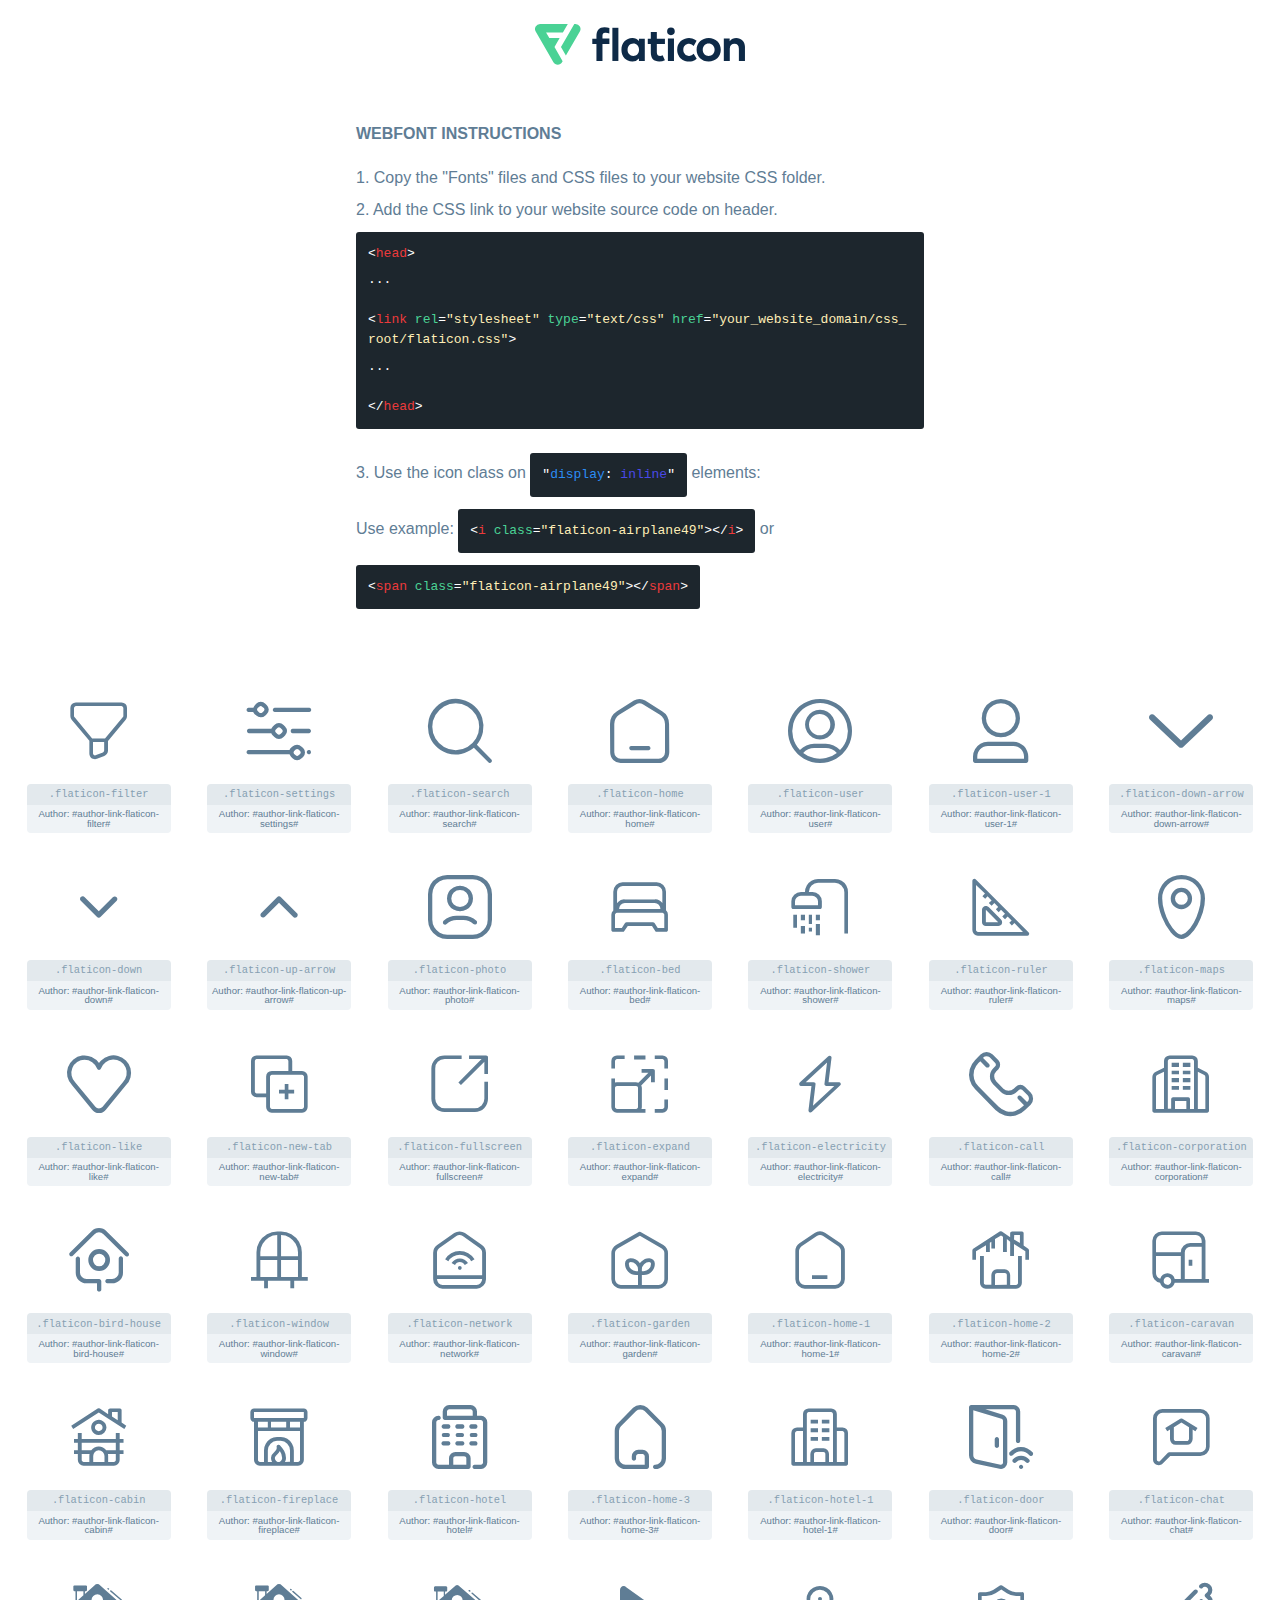
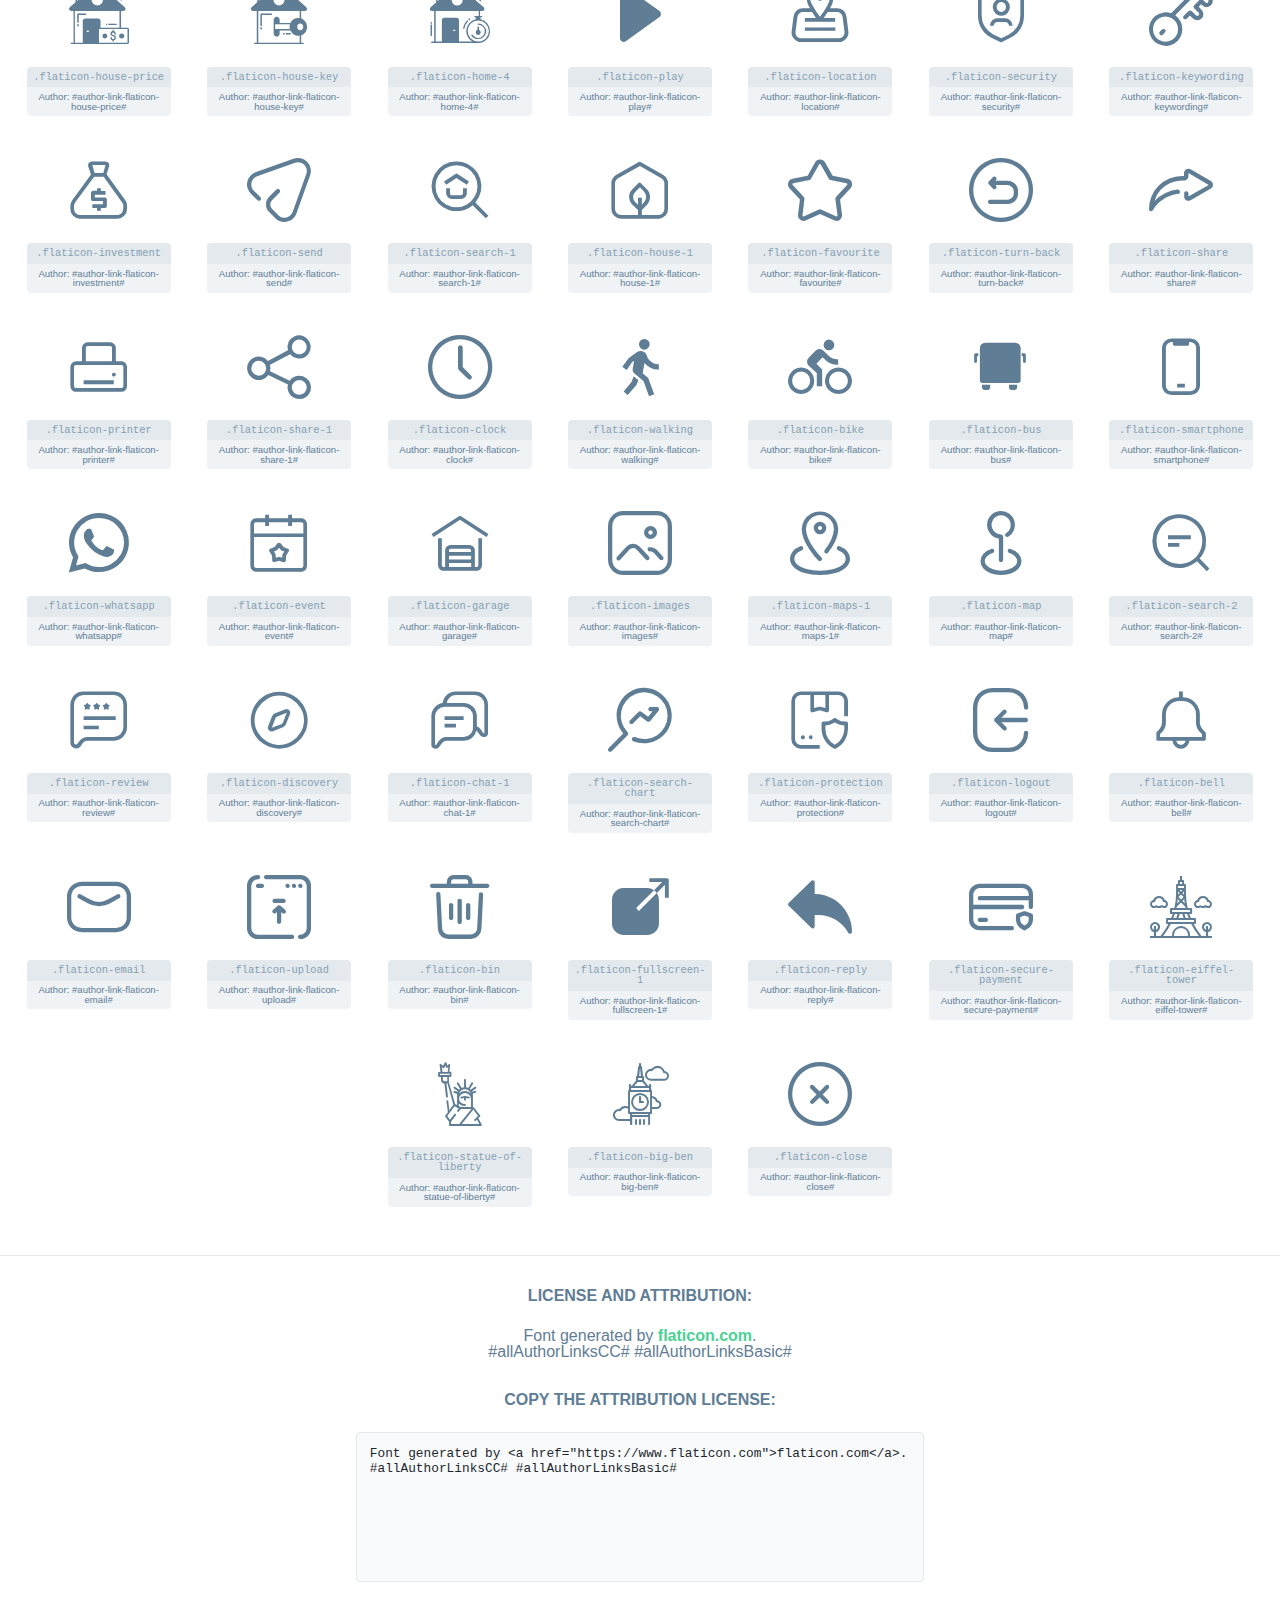
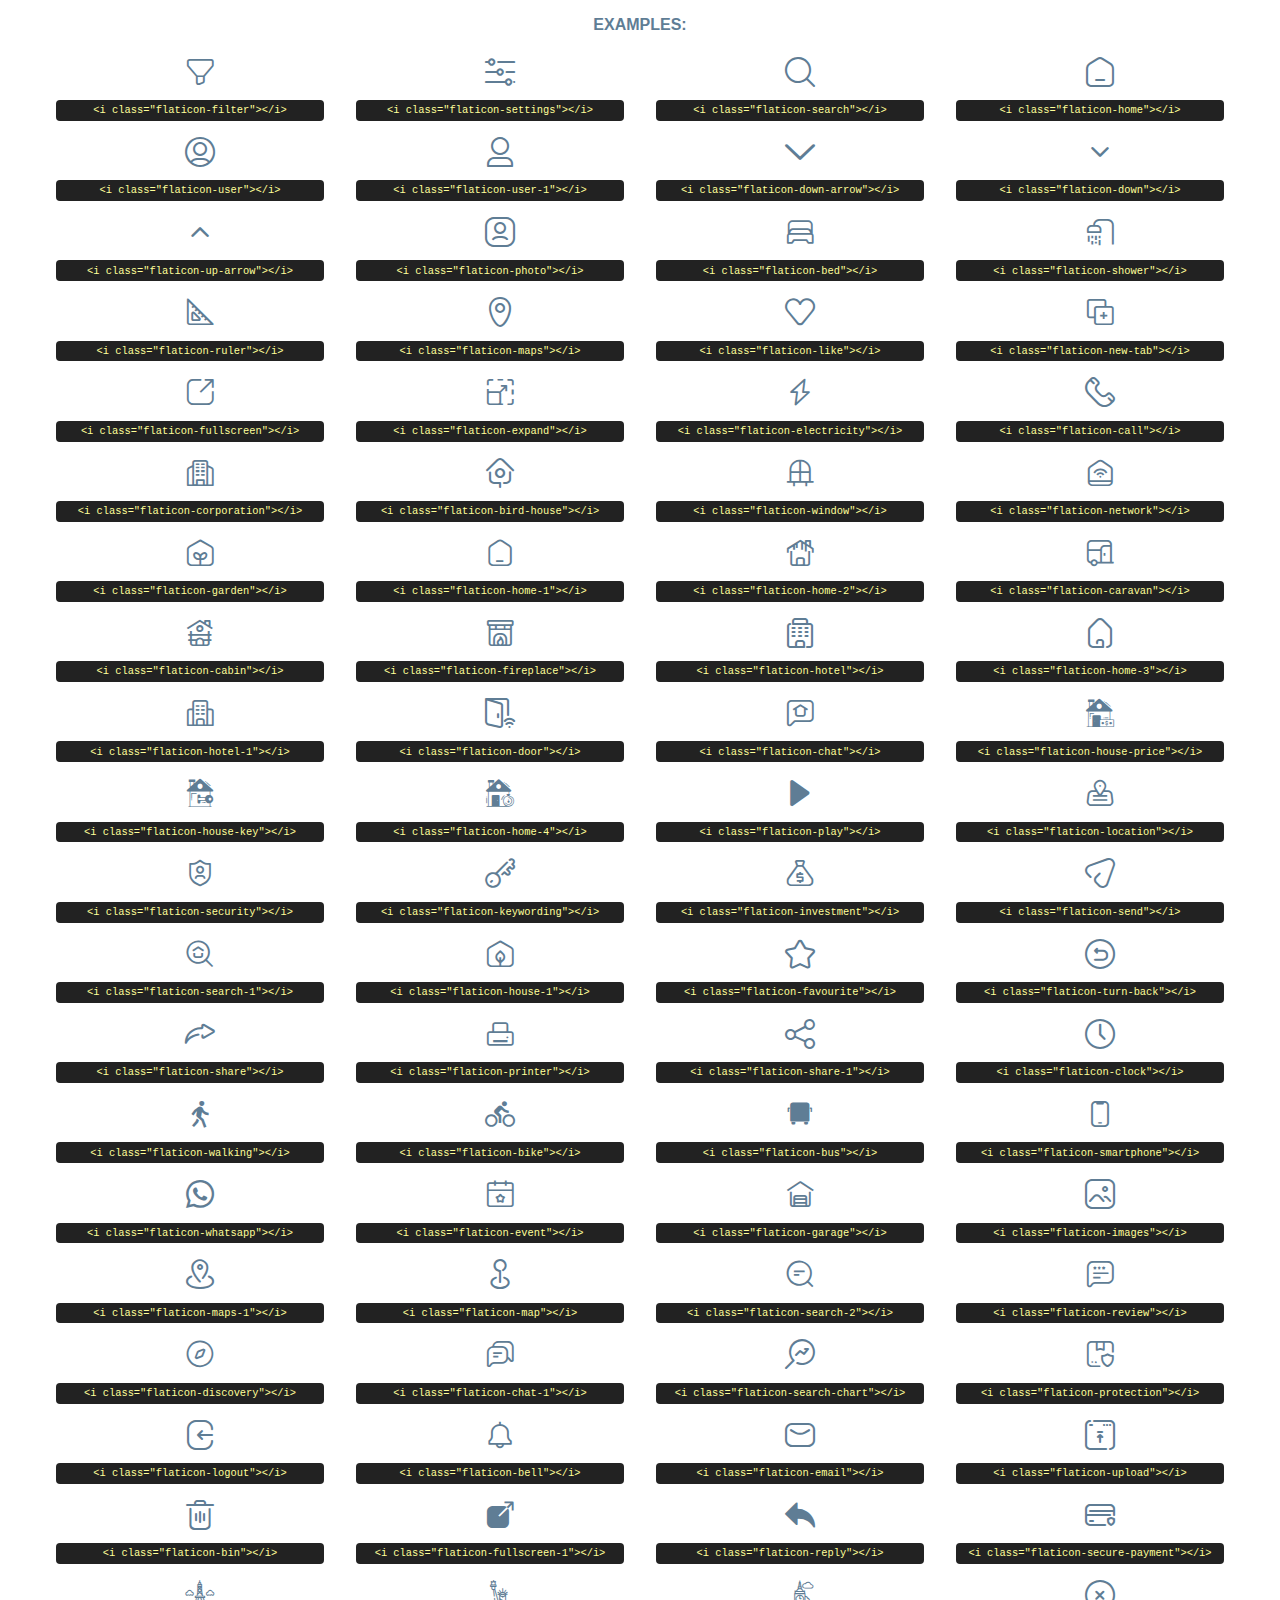
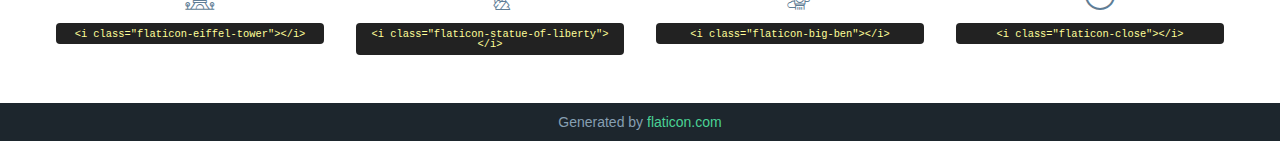
<file: fonts/flaticon/flaticon_realton.html>
<!DOCTYPE html>
<html lang="en">
<head>
    <title>Flaticon Webfont</title>
    <link rel="stylesheet" type="text/css" href="flaticon_realton.css"/>
    <meta charset="UTF-8">
    <style>
        html, body, div, span, applet, object, iframe,
        h1, h2, h3, h4, h5, h6, p, blockquote, pre,
        a, abbr, acronym, address, big, cite, code,
        del, dfn, em, img, ins, kbd, q, s, samp,
        small, strike, strong, sub, sup, tt, var,
        b, u, i, center,
        dl, dt, dd, ol, ul, li,
        fieldset, form, label, legend,
        table, caption, tbody, tfoot, thead, tr, th, td,
        article, aside, canvas, details, embed,
        figure, figcaption, footer, header, hgroup,
        menu, nav, output, ruby, section, summary,
        time, mark, audio, video {
            margin: 0;
            padding: 0;
            border: 0;
            font-size: 100%;
            font: inherit;
            vertical-align: baseline;
        }

        /* HTML5 display-role reset for older browsers */
        article, aside, details, figcaption, figure,
        footer, header, hgroup, menu, nav, section {
            display: block;
        }

        body {
            line-height: 1;
        }

        ol, ul {
            list-style: none;
        }

        blockquote, q {
            quotes: none;
        }

        blockquote:before, blockquote:after,
        q:before, q:after {
            content: '';
            content: none;
        }

        table {
            border-collapse: collapse;
            border-spacing: 0;
        }

        body {
            font-family: Helvetica, Arial, sans-serif;
            font-size: 16px;
            color: #5f7d95;
        }

        a {
            color: #4AD295;
            font-weight: bold;
            text-decoration: none;
        }

        * {
            -moz-box-sizing: border-box;
            -webkit-box-sizing: border-box;
            box-sizing: border-box;
            margin: 0;
            padding: 0;
        }

        [class^="flaticon-"]:before, [class*=" flaticon-"]:before, [class^="flaticon-"]:after, [class*=" flaticon-"]:after {
            font-family: Flaticon;
            font-size: 30px;
            font-style: normal;
            margin-left: 20px;
            color: #333;
        }

        .wrapper {
            max-width: 600px;
            margin: auto;
            padding: 0 1em;
        }

        .title {
            margin-bottom: 24px;
            text-transform: uppercase;
            font-weight: bold;
        }

        header {
            text-align: center;
            padding: 24px;
        }

        header .logo {
            width: 210px;
            height: auto;
            border: none;
            display: inline-block;
        }

        header strong {
            font-size: 28px;
            font-weight: 500;
            vertical-align: middle;
        }

        .demo {
            margin: 2em auto;
            line-height: 1.25em;
        }

        .demo ul li {
            margin-bottom: 12px;
        }

        .demo ul li code {
            background-color: #1D262D;
            border-radius: 3px;
            padding: 12px;
            display: inline-block;
            color: #fff;
            font-family: Consolas, Monaco, Lucida Console, Liberation Mono, DejaVu Sans Mono, Bitstream Vera Sans Mono, Courier New, monospace;
            font-weight: lighter;
            margin-top: 12px;
            font-size: 13px;
            word-break: break-all;
        }

        .demo ul li code .red {
            color: #EC3A3B;
        }

        .demo ul li code .green {
            color: #4AD295;
        }

        .demo ul li code .yellow {
            color: #FFEEB6;
        }

        .demo ul li code .blue {
            color: #2C8CF4;
        }

        .demo ul li code .purple {
            color: #4949E7;
        }

        .demo ul li code .dots {
            margin-top: 0.5em;
            display: block;
        }

        #glyphs {
            border-bottom: 1px solid #E3E9ED;
            padding: 2em 0;
            text-align: center;
        }

        .glyph {
            display: inline-block;
            width: 9em;
            margin: 1em;
            text-align: center;
            vertical-align: top;
            background: #FFF;
        }

        .glyph .flaticon {
            padding: 10px;
            display: block;
            font-family: "Flaticon";
            font-size: 64px;
            line-height: 1;
        }

        .glyph .flaticon:before {
            font-size: 64px;
            color: #5f7d95;
            margin-left: 0;
        }

        .class-name {
            font-size: 0.65em;
            background-color: #E3E9ED;
            color: #869FB2;
            border-radius: 4px 4px 0 0;
            padding: 0.5em;
            font-family: Consolas, Monaco, Lucida Console, Liberation Mono, DejaVu Sans Mono, Bitstream Vera Sans Mono, Courier New, monospace;
        }

        .author-name {
            font-size: 0.6em;
            background-color: #EFF3F6;
            border-top: 0;
            border-radius: 0 0 4px 4px;
            padding: 0.5em;
        }

        .author-name a {
            color: #1D262D;
        }

        .class-name:last-child {
            font-size: 10px;
            color: #888;
        }

        .class-name:last-child a {
            font-size: 10px;
            color: #555;
        }

        .glyph > input {
            display: block;
            width: 100px;
            margin: 5px auto;
            text-align: center;
            font-size: 12px;
            cursor: text;
        }

        .glyph > input.icon-input {
            font-family: "Flaticon";
            font-size: 16px;
            margin-bottom: 10px;
        }

        .attribution .title {
            margin-top: 2em;
        }

        .attribution textarea {
            background-color: #F8FAFB;
            color: #1D262D;
            padding: 1em;
            border: none;
            box-shadow: none;
            border: 1px solid #E3E9ED;
            border-radius: 4px;
            resize: none;
            width: 100%;
            height: 150px;
            font-size: 0.8em;
            font-family: Consolas, Monaco, Lucida Console, Liberation Mono, DejaVu Sans Mono, Bitstream Vera Sans Mono, Courier New, monospace;
            -webkit-appearance: none;
        }

        .attribution textarea:hover {
            border-color: #CFD9E0;
        }

        .attribution textarea:focus {
            border-color: #4AD295;
        }

        .iconsuse {
            margin: 2em auto;
            text-align: center;
            max-width: 1200px;
        }

        .iconsuse:after {
            content: '';
            display: table;
            clear: both;
        }

        .iconsuse .image {
            float: left;
            width: 25%;
            padding: 0 1em;
        }

        .iconsuse .image p {
            margin-bottom: 1em;
        }

        .iconsuse .image span {
            display: block;
            font-size: 0.65em;
            background-color: #222;
            color: #fff;
            border-radius: 4px;
            padding: 0.5em;
            color: #FFFF99;
            margin-top: 1em;
            font-family: Consolas, Monaco, Lucida Console, Liberation Mono, DejaVu Sans Mono, Bitstream Vera Sans Mono, Courier New, monospace;
        }

        .flaticon:before {
            color: #5f7d95;
        }

        #footer {
            text-align: center;
            background-color: #1D262D;
            color: #869FB2;
            padding: 12px;
            font-size: 14px;
        }

        #footer a {
            font-weight: normal;
        }

        @media (max-width: 960px) {
            .iconsuse .image {
                width: 50%;
            }
        }

        .preview {
            width: 100px;
            display: inline-block;
            margin: 10px;
        }

        .preview .inner {
            display: inline-block;
            width: 100%;
            text-align: center;
            background: #f5f5f5;
            -webkit-border-radius: 3px 3px 0 0;
            -moz-border-radius: 3px 3px 0 0;
            border-radius: 3px 3px 0 0;
        }

        .preview .inner  {
            line-height: 85px;
            font-size: 40px;
            color: #333;
        }

        .label {
            display: inline-block;
            width: 100%;
            box-sizing: border-box;
            padding: 5px;
            font-size: 10px;
            font-family: Monaco, monospace;
            color: #666;
            white-space: nowrap;
            overflow: hidden;
            text-overflow: ellipsis;
            background: #ddd;
            -webkit-border-radius: 0 0 3px 3px;
            -moz-border-radius: 0 0 3px 3px;
            border-radius: 0 0 3px 3px;
            color: #666;
        }
    </style>
</head>
<body>
    <header>
        <a href="https://www.flaticon.com/" target="_blank" class="logo">
            <svg xmlns="http://www.w3.org/2000/svg" viewBox="0 0 394.3 76.5">
                <path d="M156.6,69.4H145.3V7.1h11.3Z" style="fill:#0e2a47"/>
                <path d="M206.2,69.4h-11V64.8a15.4,15.4,0,0,1-12.6,5.7c-11.6,0-20.3-9.5-20.3-22.1s8.8-22.1,20.3-22.1a15.4,15.4,0,0,1,12.6,5.8V27.5h11Zm-32.4-21c0,6.4,4.2,11.6,10.8,11.6s10.8-4.9,10.8-11.6-4.4-11.6-10.8-11.6S173.9,42,173.9,48.4Z"
                      style="fill:#0e2a47"/>
                <path d="M262.5,13.7a7.2,7.2,0,0,1-14.4,0,7.2,7.2,0,1,1,14.4,0ZM261,69.4H249.6v-42H261Z"
                      style="fill:#0e2a47"/>
                <path id="_Trazado_" data-name="&lt;Trazado&gt;"
                      d="M139.6,17.8a16.6,16.6,0,0,0-8-1.4c-3.2.4-4.9,2-4.9,5.9v5.1h13V37.5h-13v32H115.4v-32h-7.8v-10h7.8V22.2c0-9.9,5.2-16.3,15-16.3a23.4,23.4,0,0,1,9.3,1.8Z"
                      style="fill:#0e2a47"/>
                <path d="M235.1,60c-3.5,0-6.3-1.9-6.3-7.1V37.5H244v-10H228.8V15H217.5V27.5h-5.7v10h5.7V53.7c0,10.9,5.3,16.8,15.7,16.8A22.9,22.9,0,0,0,244,68l-4.3-9.1A12.3,12.3,0,0,1,235.1,60Z"
                      style="fill:#0e2a47"/>
                <path d="M348.9,48.4c0,12.6-9.7,22.1-22.7,22.1s-22.7-9.4-22.7-22.1,9.6-22.1,22.7-22.1S348.9,35.8,348.9,48.4Zm-33.9,0c0,6.8,4.8,11.6,11.1,11.6s11.2-4.8,11.2-11.6-4.8-11.6-11.2-11.6S315.1,41.6,315.1,48.4Z"
                      style="fill:#0e2a47"/>
                <path d="M394.3,42.7V69.4H382.9V46.3c0-6.1-3-9.4-8.2-9.4s-8.9,3.2-8.9,9.5v23H354.6v-42h11v4.9c3-4.5,7.6-6.1,12.3-6.1C387.5,26.3,394.3,33,394.3,42.7Z"
                      style="fill:#0e2a47"/>
                <path d="M298,55.7h0a12.4,12.4,0,0,1-8.2,4.2h-.9l-1.8-.2a10,10,0,0,1-7.4-5.6,13.2,13.2,0,0,1-1.2-5.8,13,13,0,0,1,1.3-5.9,10.1,10.1,0,0,1,7.5-5.5h2.4a11.7,11.7,0,0,1,8.3,4.2l5.5-9.6a19.9,19.9,0,0,0-8.1-4.3,23.4,23.4,0,0,0-6.1-.8,25.2,25.2,0,0,0-7.5,1.1,20.9,20.9,0,0,0-8,4.6,21.9,21.9,0,0,0-6.8,16.4,21.9,21.9,0,0,0,6.7,16.3,20.9,20.9,0,0,0,8,4.6,25.2,25.2,0,0,0,7.7,1.2,23.6,23.6,0,0,0,6.2-.8,20,20,0,0,0,8.1-4.4Z"
                      style="fill:#0e2a47"/>
                <path d="M46.3,26.5H26.9L20.8,16H52.4L61.6,0H9.4A9.3,9.3,0,0,0,1.3,4.7a9.3,9.3,0,0,0,0,9.4L34.6,71.8a9.4,9.4,0,0,0,16.2,0l1.1-1.9L36.6,43.3Z"
                      style="fill:#4ad295"/>
                <path d="M84.2,4.7A9.3,9.3,0,0,0,76.1,0H73.8l-25,43.3,9.2,16L84.2,14A9.3,9.3,0,0,0,84.2,4.7Z"
                      style="fill:#4ad295"/>
            </svg>
        </a>
    </header>
    <section class="demo wrapper">

        <p class="title">Webfont Instructions</p>

        <ul>
            <li>
                <span class="num">1. </span>Copy the "Fonts" files and CSS files to your website CSS folder.
            </li>
            <li>
                <span class="num">2. </span>Add the CSS link to your website source code on header.
                <code class="big">
                    &lt;<span class="red">head</span>&gt;
                    <br/><span class="dots">...</span>
                    <br/>&lt;<span class="red">link</span> <span class="green">rel</span>=<span
                        class="yellow">"stylesheet"</span> <span class="green">type</span>=<span
                        class="yellow">"text/css"</span> <span class="green">href</span>=<span class="yellow">"your_website_domain/css_root/flaticon.css"</span>&gt;
                    <br/><span class="dots">...</span>
                    <br/>&lt;/<span class="red">head</span>&gt;
                </code>
            </li>

            <li>
                <p>
                    <span class="num">3. </span>Use the icon class on <code>"<span class="blue">display</span>:<span
                        class="purple"> inline</span>"</code> elements:
                    <br/>
                    Use example: <code>&lt;<span class="red">i</span> <span class="green">class</span>=<span class="yellow">&quot;flaticon-airplane49&quot;</span>&gt;&lt;/<span
                        class="red">i</span>&gt;</code> or <code>&lt;<span class="red">span</span> <span
                        class="green">class</span>=<span class="yellow">&quot;flaticon-airplane49&quot;</span>&gt;&lt;/<span
                        class="red">span</span>&gt;</code>
            </li>
        </ul>

    </section>
    <section id="glyphs">
            <div class="glyph">
                <i class="flaticon flaticon-filter"></i>
                <div class="class-name">.flaticon-filter</div>
                <div class="author-name">Author: #author-link-flaticon-filter# </div>
            </div>

            <div class="glyph">
                <i class="flaticon flaticon-settings"></i>
                <div class="class-name">.flaticon-settings</div>
                <div class="author-name">Author: #author-link-flaticon-settings# </div>
            </div>

            <div class="glyph">
                <i class="flaticon flaticon-search"></i>
                <div class="class-name">.flaticon-search</div>
                <div class="author-name">Author: #author-link-flaticon-search# </div>
            </div>

            <div class="glyph">
                <i class="flaticon flaticon-home"></i>
                <div class="class-name">.flaticon-home</div>
                <div class="author-name">Author: #author-link-flaticon-home# </div>
            </div>

            <div class="glyph">
                <i class="flaticon flaticon-user"></i>
                <div class="class-name">.flaticon-user</div>
                <div class="author-name">Author: #author-link-flaticon-user# </div>
            </div>

            <div class="glyph">
                <i class="flaticon flaticon-user-1"></i>
                <div class="class-name">.flaticon-user-1</div>
                <div class="author-name">Author: #author-link-flaticon-user-1# </div>
            </div>

            <div class="glyph">
                <i class="flaticon flaticon-down-arrow"></i>
                <div class="class-name">.flaticon-down-arrow</div>
                <div class="author-name">Author: #author-link-flaticon-down-arrow# </div>
            </div>

            <div class="glyph">
                <i class="flaticon flaticon-down"></i>
                <div class="class-name">.flaticon-down</div>
                <div class="author-name">Author: #author-link-flaticon-down# </div>
            </div>

            <div class="glyph">
                <i class="flaticon flaticon-up-arrow"></i>
                <div class="class-name">.flaticon-up-arrow</div>
                <div class="author-name">Author: #author-link-flaticon-up-arrow# </div>
            </div>

            <div class="glyph">
                <i class="flaticon flaticon-photo"></i>
                <div class="class-name">.flaticon-photo</div>
                <div class="author-name">Author: #author-link-flaticon-photo# </div>
            </div>

            <div class="glyph">
                <i class="flaticon flaticon-bed"></i>
                <div class="class-name">.flaticon-bed</div>
                <div class="author-name">Author: #author-link-flaticon-bed# </div>
            </div>

            <div class="glyph">
                <i class="flaticon flaticon-shower"></i>
                <div class="class-name">.flaticon-shower</div>
                <div class="author-name">Author: #author-link-flaticon-shower# </div>
            </div>

            <div class="glyph">
                <i class="flaticon flaticon-ruler"></i>
                <div class="class-name">.flaticon-ruler</div>
                <div class="author-name">Author: #author-link-flaticon-ruler# </div>
            </div>

            <div class="glyph">
                <i class="flaticon flaticon-maps"></i>
                <div class="class-name">.flaticon-maps</div>
                <div class="author-name">Author: #author-link-flaticon-maps# </div>
            </div>

            <div class="glyph">
                <i class="flaticon flaticon-like"></i>
                <div class="class-name">.flaticon-like</div>
                <div class="author-name">Author: #author-link-flaticon-like# </div>
            </div>

            <div class="glyph">
                <i class="flaticon flaticon-new-tab"></i>
                <div class="class-name">.flaticon-new-tab</div>
                <div class="author-name">Author: #author-link-flaticon-new-tab# </div>
            </div>

            <div class="glyph">
                <i class="flaticon flaticon-fullscreen"></i>
                <div class="class-name">.flaticon-fullscreen</div>
                <div class="author-name">Author: #author-link-flaticon-fullscreen# </div>
            </div>

            <div class="glyph">
                <i class="flaticon flaticon-expand"></i>
                <div class="class-name">.flaticon-expand</div>
                <div class="author-name">Author: #author-link-flaticon-expand# </div>
            </div>

            <div class="glyph">
                <i class="flaticon flaticon-electricity"></i>
                <div class="class-name">.flaticon-electricity</div>
                <div class="author-name">Author: #author-link-flaticon-electricity# </div>
            </div>

            <div class="glyph">
                <i class="flaticon flaticon-call"></i>
                <div class="class-name">.flaticon-call</div>
                <div class="author-name">Author: #author-link-flaticon-call# </div>
            </div>

            <div class="glyph">
                <i class="flaticon flaticon-corporation"></i>
                <div class="class-name">.flaticon-corporation</div>
                <div class="author-name">Author: #author-link-flaticon-corporation# </div>
            </div>

            <div class="glyph">
                <i class="flaticon flaticon-bird-house"></i>
                <div class="class-name">.flaticon-bird-house</div>
                <div class="author-name">Author: #author-link-flaticon-bird-house# </div>
            </div>

            <div class="glyph">
                <i class="flaticon flaticon-window"></i>
                <div class="class-name">.flaticon-window</div>
                <div class="author-name">Author: #author-link-flaticon-window# </div>
            </div>

            <div class="glyph">
                <i class="flaticon flaticon-network"></i>
                <div class="class-name">.flaticon-network</div>
                <div class="author-name">Author: #author-link-flaticon-network# </div>
            </div>

            <div class="glyph">
                <i class="flaticon flaticon-garden"></i>
                <div class="class-name">.flaticon-garden</div>
                <div class="author-name">Author: #author-link-flaticon-garden# </div>
            </div>

            <div class="glyph">
                <i class="flaticon flaticon-home-1"></i>
                <div class="class-name">.flaticon-home-1</div>
                <div class="author-name">Author: #author-link-flaticon-home-1# </div>
            </div>

            <div class="glyph">
                <i class="flaticon flaticon-home-2"></i>
                <div class="class-name">.flaticon-home-2</div>
                <div class="author-name">Author: #author-link-flaticon-home-2# </div>
            </div>

            <div class="glyph">
                <i class="flaticon flaticon-caravan"></i>
                <div class="class-name">.flaticon-caravan</div>
                <div class="author-name">Author: #author-link-flaticon-caravan# </div>
            </div>

            <div class="glyph">
                <i class="flaticon flaticon-cabin"></i>
                <div class="class-name">.flaticon-cabin</div>
                <div class="author-name">Author: #author-link-flaticon-cabin# </div>
            </div>

            <div class="glyph">
                <i class="flaticon flaticon-fireplace"></i>
                <div class="class-name">.flaticon-fireplace</div>
                <div class="author-name">Author: #author-link-flaticon-fireplace# </div>
            </div>

            <div class="glyph">
                <i class="flaticon flaticon-hotel"></i>
                <div class="class-name">.flaticon-hotel</div>
                <div class="author-name">Author: #author-link-flaticon-hotel# </div>
            </div>

            <div class="glyph">
                <i class="flaticon flaticon-home-3"></i>
                <div class="class-name">.flaticon-home-3</div>
                <div class="author-name">Author: #author-link-flaticon-home-3# </div>
            </div>

            <div class="glyph">
                <i class="flaticon flaticon-hotel-1"></i>
                <div class="class-name">.flaticon-hotel-1</div>
                <div class="author-name">Author: #author-link-flaticon-hotel-1# </div>
            </div>

            <div class="glyph">
                <i class="flaticon flaticon-door"></i>
                <div class="class-name">.flaticon-door</div>
                <div class="author-name">Author: #author-link-flaticon-door# </div>
            </div>

            <div class="glyph">
                <i class="flaticon flaticon-chat"></i>
                <div class="class-name">.flaticon-chat</div>
                <div class="author-name">Author: #author-link-flaticon-chat# </div>
            </div>

            <div class="glyph">
                <i class="flaticon flaticon-house-price"></i>
                <div class="class-name">.flaticon-house-price</div>
                <div class="author-name">Author: #author-link-flaticon-house-price# </div>
            </div>

            <div class="glyph">
                <i class="flaticon flaticon-house-key"></i>
                <div class="class-name">.flaticon-house-key</div>
                <div class="author-name">Author: #author-link-flaticon-house-key# </div>
            </div>

            <div class="glyph">
                <i class="flaticon flaticon-home-4"></i>
                <div class="class-name">.flaticon-home-4</div>
                <div class="author-name">Author: #author-link-flaticon-home-4# </div>
            </div>

            <div class="glyph">
                <i class="flaticon flaticon-play"></i>
                <div class="class-name">.flaticon-play</div>
                <div class="author-name">Author: #author-link-flaticon-play# </div>
            </div>

            <div class="glyph">
                <i class="flaticon flaticon-location"></i>
                <div class="class-name">.flaticon-location</div>
                <div class="author-name">Author: #author-link-flaticon-location# </div>
            </div>

            <div class="glyph">
                <i class="flaticon flaticon-security"></i>
                <div class="class-name">.flaticon-security</div>
                <div class="author-name">Author: #author-link-flaticon-security# </div>
            </div>

            <div class="glyph">
                <i class="flaticon flaticon-keywording"></i>
                <div class="class-name">.flaticon-keywording</div>
                <div class="author-name">Author: #author-link-flaticon-keywording# </div>
            </div>

            <div class="glyph">
                <i class="flaticon flaticon-investment"></i>
                <div class="class-name">.flaticon-investment</div>
                <div class="author-name">Author: #author-link-flaticon-investment# </div>
            </div>

            <div class="glyph">
                <i class="flaticon flaticon-send"></i>
                <div class="class-name">.flaticon-send</div>
                <div class="author-name">Author: #author-link-flaticon-send# </div>
            </div>

            <div class="glyph">
                <i class="flaticon flaticon-search-1"></i>
                <div class="class-name">.flaticon-search-1</div>
                <div class="author-name">Author: #author-link-flaticon-search-1# </div>
            </div>

            <div class="glyph">
                <i class="flaticon flaticon-house-1"></i>
                <div class="class-name">.flaticon-house-1</div>
                <div class="author-name">Author: #author-link-flaticon-house-1# </div>
            </div>

            <div class="glyph">
                <i class="flaticon flaticon-favourite"></i>
                <div class="class-name">.flaticon-favourite</div>
                <div class="author-name">Author: #author-link-flaticon-favourite# </div>
            </div>

            <div class="glyph">
                <i class="flaticon flaticon-turn-back"></i>
                <div class="class-name">.flaticon-turn-back</div>
                <div class="author-name">Author: #author-link-flaticon-turn-back# </div>
            </div>

            <div class="glyph">
                <i class="flaticon flaticon-share"></i>
                <div class="class-name">.flaticon-share</div>
                <div class="author-name">Author: #author-link-flaticon-share# </div>
            </div>

            <div class="glyph">
                <i class="flaticon flaticon-printer"></i>
                <div class="class-name">.flaticon-printer</div>
                <div class="author-name">Author: #author-link-flaticon-printer# </div>
            </div>

            <div class="glyph">
                <i class="flaticon flaticon-share-1"></i>
                <div class="class-name">.flaticon-share-1</div>
                <div class="author-name">Author: #author-link-flaticon-share-1# </div>
            </div>

            <div class="glyph">
                <i class="flaticon flaticon-clock"></i>
                <div class="class-name">.flaticon-clock</div>
                <div class="author-name">Author: #author-link-flaticon-clock# </div>
            </div>

            <div class="glyph">
                <i class="flaticon flaticon-walking"></i>
                <div class="class-name">.flaticon-walking</div>
                <div class="author-name">Author: #author-link-flaticon-walking# </div>
            </div>

            <div class="glyph">
                <i class="flaticon flaticon-bike"></i>
                <div class="class-name">.flaticon-bike</div>
                <div class="author-name">Author: #author-link-flaticon-bike# </div>
            </div>

            <div class="glyph">
                <i class="flaticon flaticon-bus"></i>
                <div class="class-name">.flaticon-bus</div>
                <div class="author-name">Author: #author-link-flaticon-bus# </div>
            </div>

            <div class="glyph">
                <i class="flaticon flaticon-smartphone"></i>
                <div class="class-name">.flaticon-smartphone</div>
                <div class="author-name">Author: #author-link-flaticon-smartphone# </div>
            </div>

            <div class="glyph">
                <i class="flaticon flaticon-whatsapp"></i>
                <div class="class-name">.flaticon-whatsapp</div>
                <div class="author-name">Author: #author-link-flaticon-whatsapp# </div>
            </div>

            <div class="glyph">
                <i class="flaticon flaticon-event"></i>
                <div class="class-name">.flaticon-event</div>
                <div class="author-name">Author: #author-link-flaticon-event# </div>
            </div>

            <div class="glyph">
                <i class="flaticon flaticon-garage"></i>
                <div class="class-name">.flaticon-garage</div>
                <div class="author-name">Author: #author-link-flaticon-garage# </div>
            </div>

            <div class="glyph">
                <i class="flaticon flaticon-images"></i>
                <div class="class-name">.flaticon-images</div>
                <div class="author-name">Author: #author-link-flaticon-images# </div>
            </div>

            <div class="glyph">
                <i class="flaticon flaticon-maps-1"></i>
                <div class="class-name">.flaticon-maps-1</div>
                <div class="author-name">Author: #author-link-flaticon-maps-1# </div>
            </div>

            <div class="glyph">
                <i class="flaticon flaticon-map"></i>
                <div class="class-name">.flaticon-map</div>
                <div class="author-name">Author: #author-link-flaticon-map# </div>
            </div>

            <div class="glyph">
                <i class="flaticon flaticon-search-2"></i>
                <div class="class-name">.flaticon-search-2</div>
                <div class="author-name">Author: #author-link-flaticon-search-2# </div>
            </div>

            <div class="glyph">
                <i class="flaticon flaticon-review"></i>
                <div class="class-name">.flaticon-review</div>
                <div class="author-name">Author: #author-link-flaticon-review# </div>
            </div>

            <div class="glyph">
                <i class="flaticon flaticon-discovery"></i>
                <div class="class-name">.flaticon-discovery</div>
                <div class="author-name">Author: #author-link-flaticon-discovery# </div>
            </div>

            <div class="glyph">
                <i class="flaticon flaticon-chat-1"></i>
                <div class="class-name">.flaticon-chat-1</div>
                <div class="author-name">Author: #author-link-flaticon-chat-1# </div>
            </div>

            <div class="glyph">
                <i class="flaticon flaticon-search-chart"></i>
                <div class="class-name">.flaticon-search-chart</div>
                <div class="author-name">Author: #author-link-flaticon-search-chart# </div>
            </div>

            <div class="glyph">
                <i class="flaticon flaticon-protection"></i>
                <div class="class-name">.flaticon-protection</div>
                <div class="author-name">Author: #author-link-flaticon-protection# </div>
            </div>

            <div class="glyph">
                <i class="flaticon flaticon-logout"></i>
                <div class="class-name">.flaticon-logout</div>
                <div class="author-name">Author: #author-link-flaticon-logout# </div>
            </div>

            <div class="glyph">
                <i class="flaticon flaticon-bell"></i>
                <div class="class-name">.flaticon-bell</div>
                <div class="author-name">Author: #author-link-flaticon-bell# </div>
            </div>

            <div class="glyph">
                <i class="flaticon flaticon-email"></i>
                <div class="class-name">.flaticon-email</div>
                <div class="author-name">Author: #author-link-flaticon-email# </div>
            </div>

            <div class="glyph">
                <i class="flaticon flaticon-upload"></i>
                <div class="class-name">.flaticon-upload</div>
                <div class="author-name">Author: #author-link-flaticon-upload# </div>
            </div>

            <div class="glyph">
                <i class="flaticon flaticon-bin"></i>
                <div class="class-name">.flaticon-bin</div>
                <div class="author-name">Author: #author-link-flaticon-bin# </div>
            </div>

            <div class="glyph">
                <i class="flaticon flaticon-fullscreen-1"></i>
                <div class="class-name">.flaticon-fullscreen-1</div>
                <div class="author-name">Author: #author-link-flaticon-fullscreen-1# </div>
            </div>

            <div class="glyph">
                <i class="flaticon flaticon-reply"></i>
                <div class="class-name">.flaticon-reply</div>
                <div class="author-name">Author: #author-link-flaticon-reply# </div>
            </div>

            <div class="glyph">
                <i class="flaticon flaticon-secure-payment"></i>
                <div class="class-name">.flaticon-secure-payment</div>
                <div class="author-name">Author: #author-link-flaticon-secure-payment# </div>
            </div>

            <div class="glyph">
                <i class="flaticon flaticon-eiffel-tower"></i>
                <div class="class-name">.flaticon-eiffel-tower</div>
                <div class="author-name">Author: #author-link-flaticon-eiffel-tower# </div>
            </div>

            <div class="glyph">
                <i class="flaticon flaticon-statue-of-liberty"></i>
                <div class="class-name">.flaticon-statue-of-liberty</div>
                <div class="author-name">Author: #author-link-flaticon-statue-of-liberty# </div>
            </div>

            <div class="glyph">
                <i class="flaticon flaticon-big-ben"></i>
                <div class="class-name">.flaticon-big-ben</div>
                <div class="author-name">Author: #author-link-flaticon-big-ben# </div>
            </div>

            <div class="glyph">
                <i class="flaticon flaticon-close"></i>
                <div class="class-name">.flaticon-close</div>
                <div class="author-name">Author: #author-link-flaticon-close# </div>
            </div>

    </section>

    <section class="attribution wrapper"   style="text-align:center;">

        <div class="title">License and attribution:</div><div class="attrDiv">Font generated by <a href="https://www.flaticon.com">flaticon.com</a>. <div>#allAuthorLinksCC# #allAuthorLinksBasic# </div>
        </div>
        <div class="title">Copy the Attribution License:</div>

        <textarea onclick="this.focus();this.select();">Font generated by &lt;a href=&quot;https://www.flaticon.com&quot;&gt;flaticon.com&lt;/a&gt;. #allAuthorLinksCC# #allAuthorLinksBasic#
        </textarea>

    </section>

    <section class="iconsuse">

        <div class="title">Examples:</div>
            <div class="image">
                <p>
                    <i class="flaticon flaticon-filter"></i>
                    <span>&lt;i class=&quot;flaticon-filter&quot;&gt;&lt;/i&gt;</span>
                </p>
            </div>
            <div class="image">
                <p>
                    <i class="flaticon flaticon-settings"></i>
                    <span>&lt;i class=&quot;flaticon-settings&quot;&gt;&lt;/i&gt;</span>
                </p>
            </div>
            <div class="image">
                <p>
                    <i class="flaticon flaticon-search"></i>
                    <span>&lt;i class=&quot;flaticon-search&quot;&gt;&lt;/i&gt;</span>
                </p>
            </div>
            <div class="image">
                <p>
                    <i class="flaticon flaticon-home"></i>
                    <span>&lt;i class=&quot;flaticon-home&quot;&gt;&lt;/i&gt;</span>
                </p>
            </div>
            <div class="image">
                <p>
                    <i class="flaticon flaticon-user"></i>
                    <span>&lt;i class=&quot;flaticon-user&quot;&gt;&lt;/i&gt;</span>
                </p>
            </div>
            <div class="image">
                <p>
                    <i class="flaticon flaticon-user-1"></i>
                    <span>&lt;i class=&quot;flaticon-user-1&quot;&gt;&lt;/i&gt;</span>
                </p>
            </div>
            <div class="image">
                <p>
                    <i class="flaticon flaticon-down-arrow"></i>
                    <span>&lt;i class=&quot;flaticon-down-arrow&quot;&gt;&lt;/i&gt;</span>
                </p>
            </div>
            <div class="image">
                <p>
                    <i class="flaticon flaticon-down"></i>
                    <span>&lt;i class=&quot;flaticon-down&quot;&gt;&lt;/i&gt;</span>
                </p>
            </div>
            <div class="image">
                <p>
                    <i class="flaticon flaticon-up-arrow"></i>
                    <span>&lt;i class=&quot;flaticon-up-arrow&quot;&gt;&lt;/i&gt;</span>
                </p>
            </div>
            <div class="image">
                <p>
                    <i class="flaticon flaticon-photo"></i>
                    <span>&lt;i class=&quot;flaticon-photo&quot;&gt;&lt;/i&gt;</span>
                </p>
            </div>
            <div class="image">
                <p>
                    <i class="flaticon flaticon-bed"></i>
                    <span>&lt;i class=&quot;flaticon-bed&quot;&gt;&lt;/i&gt;</span>
                </p>
            </div>
            <div class="image">
                <p>
                    <i class="flaticon flaticon-shower"></i>
                    <span>&lt;i class=&quot;flaticon-shower&quot;&gt;&lt;/i&gt;</span>
                </p>
            </div>
            <div class="image">
                <p>
                    <i class="flaticon flaticon-ruler"></i>
                    <span>&lt;i class=&quot;flaticon-ruler&quot;&gt;&lt;/i&gt;</span>
                </p>
            </div>
            <div class="image">
                <p>
                    <i class="flaticon flaticon-maps"></i>
                    <span>&lt;i class=&quot;flaticon-maps&quot;&gt;&lt;/i&gt;</span>
                </p>
            </div>
            <div class="image">
                <p>
                    <i class="flaticon flaticon-like"></i>
                    <span>&lt;i class=&quot;flaticon-like&quot;&gt;&lt;/i&gt;</span>
                </p>
            </div>
            <div class="image">
                <p>
                    <i class="flaticon flaticon-new-tab"></i>
                    <span>&lt;i class=&quot;flaticon-new-tab&quot;&gt;&lt;/i&gt;</span>
                </p>
            </div>
            <div class="image">
                <p>
                    <i class="flaticon flaticon-fullscreen"></i>
                    <span>&lt;i class=&quot;flaticon-fullscreen&quot;&gt;&lt;/i&gt;</span>
                </p>
            </div>
            <div class="image">
                <p>
                    <i class="flaticon flaticon-expand"></i>
                    <span>&lt;i class=&quot;flaticon-expand&quot;&gt;&lt;/i&gt;</span>
                </p>
            </div>
            <div class="image">
                <p>
                    <i class="flaticon flaticon-electricity"></i>
                    <span>&lt;i class=&quot;flaticon-electricity&quot;&gt;&lt;/i&gt;</span>
                </p>
            </div>
            <div class="image">
                <p>
                    <i class="flaticon flaticon-call"></i>
                    <span>&lt;i class=&quot;flaticon-call&quot;&gt;&lt;/i&gt;</span>
                </p>
            </div>
            <div class="image">
                <p>
                    <i class="flaticon flaticon-corporation"></i>
                    <span>&lt;i class=&quot;flaticon-corporation&quot;&gt;&lt;/i&gt;</span>
                </p>
            </div>
            <div class="image">
                <p>
                    <i class="flaticon flaticon-bird-house"></i>
                    <span>&lt;i class=&quot;flaticon-bird-house&quot;&gt;&lt;/i&gt;</span>
                </p>
            </div>
            <div class="image">
                <p>
                    <i class="flaticon flaticon-window"></i>
                    <span>&lt;i class=&quot;flaticon-window&quot;&gt;&lt;/i&gt;</span>
                </p>
            </div>
            <div class="image">
                <p>
                    <i class="flaticon flaticon-network"></i>
                    <span>&lt;i class=&quot;flaticon-network&quot;&gt;&lt;/i&gt;</span>
                </p>
            </div>
            <div class="image">
                <p>
                    <i class="flaticon flaticon-garden"></i>
                    <span>&lt;i class=&quot;flaticon-garden&quot;&gt;&lt;/i&gt;</span>
                </p>
            </div>
            <div class="image">
                <p>
                    <i class="flaticon flaticon-home-1"></i>
                    <span>&lt;i class=&quot;flaticon-home-1&quot;&gt;&lt;/i&gt;</span>
                </p>
            </div>
            <div class="image">
                <p>
                    <i class="flaticon flaticon-home-2"></i>
                    <span>&lt;i class=&quot;flaticon-home-2&quot;&gt;&lt;/i&gt;</span>
                </p>
            </div>
            <div class="image">
                <p>
                    <i class="flaticon flaticon-caravan"></i>
                    <span>&lt;i class=&quot;flaticon-caravan&quot;&gt;&lt;/i&gt;</span>
                </p>
            </div>
            <div class="image">
                <p>
                    <i class="flaticon flaticon-cabin"></i>
                    <span>&lt;i class=&quot;flaticon-cabin&quot;&gt;&lt;/i&gt;</span>
                </p>
            </div>
            <div class="image">
                <p>
                    <i class="flaticon flaticon-fireplace"></i>
                    <span>&lt;i class=&quot;flaticon-fireplace&quot;&gt;&lt;/i&gt;</span>
                </p>
            </div>
            <div class="image">
                <p>
                    <i class="flaticon flaticon-hotel"></i>
                    <span>&lt;i class=&quot;flaticon-hotel&quot;&gt;&lt;/i&gt;</span>
                </p>
            </div>
            <div class="image">
                <p>
                    <i class="flaticon flaticon-home-3"></i>
                    <span>&lt;i class=&quot;flaticon-home-3&quot;&gt;&lt;/i&gt;</span>
                </p>
            </div>
            <div class="image">
                <p>
                    <i class="flaticon flaticon-hotel-1"></i>
                    <span>&lt;i class=&quot;flaticon-hotel-1&quot;&gt;&lt;/i&gt;</span>
                </p>
            </div>
            <div class="image">
                <p>
                    <i class="flaticon flaticon-door"></i>
                    <span>&lt;i class=&quot;flaticon-door&quot;&gt;&lt;/i&gt;</span>
                </p>
            </div>
            <div class="image">
                <p>
                    <i class="flaticon flaticon-chat"></i>
                    <span>&lt;i class=&quot;flaticon-chat&quot;&gt;&lt;/i&gt;</span>
                </p>
            </div>
            <div class="image">
                <p>
                    <i class="flaticon flaticon-house-price"></i>
                    <span>&lt;i class=&quot;flaticon-house-price&quot;&gt;&lt;/i&gt;</span>
                </p>
            </div>
            <div class="image">
                <p>
                    <i class="flaticon flaticon-house-key"></i>
                    <span>&lt;i class=&quot;flaticon-house-key&quot;&gt;&lt;/i&gt;</span>
                </p>
            </div>
            <div class="image">
                <p>
                    <i class="flaticon flaticon-home-4"></i>
                    <span>&lt;i class=&quot;flaticon-home-4&quot;&gt;&lt;/i&gt;</span>
                </p>
            </div>
            <div class="image">
                <p>
                    <i class="flaticon flaticon-play"></i>
                    <span>&lt;i class=&quot;flaticon-play&quot;&gt;&lt;/i&gt;</span>
                </p>
            </div>
            <div class="image">
                <p>
                    <i class="flaticon flaticon-location"></i>
                    <span>&lt;i class=&quot;flaticon-location&quot;&gt;&lt;/i&gt;</span>
                </p>
            </div>
            <div class="image">
                <p>
                    <i class="flaticon flaticon-security"></i>
                    <span>&lt;i class=&quot;flaticon-security&quot;&gt;&lt;/i&gt;</span>
                </p>
            </div>
            <div class="image">
                <p>
                    <i class="flaticon flaticon-keywording"></i>
                    <span>&lt;i class=&quot;flaticon-keywording&quot;&gt;&lt;/i&gt;</span>
                </p>
            </div>
            <div class="image">
                <p>
                    <i class="flaticon flaticon-investment"></i>
                    <span>&lt;i class=&quot;flaticon-investment&quot;&gt;&lt;/i&gt;</span>
                </p>
            </div>
            <div class="image">
                <p>
                    <i class="flaticon flaticon-send"></i>
                    <span>&lt;i class=&quot;flaticon-send&quot;&gt;&lt;/i&gt;</span>
                </p>
            </div>
            <div class="image">
                <p>
                    <i class="flaticon flaticon-search-1"></i>
                    <span>&lt;i class=&quot;flaticon-search-1&quot;&gt;&lt;/i&gt;</span>
                </p>
            </div>
            <div class="image">
                <p>
                    <i class="flaticon flaticon-house-1"></i>
                    <span>&lt;i class=&quot;flaticon-house-1&quot;&gt;&lt;/i&gt;</span>
                </p>
            </div>
            <div class="image">
                <p>
                    <i class="flaticon flaticon-favourite"></i>
                    <span>&lt;i class=&quot;flaticon-favourite&quot;&gt;&lt;/i&gt;</span>
                </p>
            </div>
            <div class="image">
                <p>
                    <i class="flaticon flaticon-turn-back"></i>
                    <span>&lt;i class=&quot;flaticon-turn-back&quot;&gt;&lt;/i&gt;</span>
                </p>
            </div>
            <div class="image">
                <p>
                    <i class="flaticon flaticon-share"></i>
                    <span>&lt;i class=&quot;flaticon-share&quot;&gt;&lt;/i&gt;</span>
                </p>
            </div>
            <div class="image">
                <p>
                    <i class="flaticon flaticon-printer"></i>
                    <span>&lt;i class=&quot;flaticon-printer&quot;&gt;&lt;/i&gt;</span>
                </p>
            </div>
            <div class="image">
                <p>
                    <i class="flaticon flaticon-share-1"></i>
                    <span>&lt;i class=&quot;flaticon-share-1&quot;&gt;&lt;/i&gt;</span>
                </p>
            </div>
            <div class="image">
                <p>
                    <i class="flaticon flaticon-clock"></i>
                    <span>&lt;i class=&quot;flaticon-clock&quot;&gt;&lt;/i&gt;</span>
                </p>
            </div>
            <div class="image">
                <p>
                    <i class="flaticon flaticon-walking"></i>
                    <span>&lt;i class=&quot;flaticon-walking&quot;&gt;&lt;/i&gt;</span>
                </p>
            </div>
            <div class="image">
                <p>
                    <i class="flaticon flaticon-bike"></i>
                    <span>&lt;i class=&quot;flaticon-bike&quot;&gt;&lt;/i&gt;</span>
                </p>
            </div>
            <div class="image">
                <p>
                    <i class="flaticon flaticon-bus"></i>
                    <span>&lt;i class=&quot;flaticon-bus&quot;&gt;&lt;/i&gt;</span>
                </p>
            </div>
            <div class="image">
                <p>
                    <i class="flaticon flaticon-smartphone"></i>
                    <span>&lt;i class=&quot;flaticon-smartphone&quot;&gt;&lt;/i&gt;</span>
                </p>
            </div>
            <div class="image">
                <p>
                    <i class="flaticon flaticon-whatsapp"></i>
                    <span>&lt;i class=&quot;flaticon-whatsapp&quot;&gt;&lt;/i&gt;</span>
                </p>
            </div>
            <div class="image">
                <p>
                    <i class="flaticon flaticon-event"></i>
                    <span>&lt;i class=&quot;flaticon-event&quot;&gt;&lt;/i&gt;</span>
                </p>
            </div>
            <div class="image">
                <p>
                    <i class="flaticon flaticon-garage"></i>
                    <span>&lt;i class=&quot;flaticon-garage&quot;&gt;&lt;/i&gt;</span>
                </p>
            </div>
            <div class="image">
                <p>
                    <i class="flaticon flaticon-images"></i>
                    <span>&lt;i class=&quot;flaticon-images&quot;&gt;&lt;/i&gt;</span>
                </p>
            </div>
            <div class="image">
                <p>
                    <i class="flaticon flaticon-maps-1"></i>
                    <span>&lt;i class=&quot;flaticon-maps-1&quot;&gt;&lt;/i&gt;</span>
                </p>
            </div>
            <div class="image">
                <p>
                    <i class="flaticon flaticon-map"></i>
                    <span>&lt;i class=&quot;flaticon-map&quot;&gt;&lt;/i&gt;</span>
                </p>
            </div>
            <div class="image">
                <p>
                    <i class="flaticon flaticon-search-2"></i>
                    <span>&lt;i class=&quot;flaticon-search-2&quot;&gt;&lt;/i&gt;</span>
                </p>
            </div>
            <div class="image">
                <p>
                    <i class="flaticon flaticon-review"></i>
                    <span>&lt;i class=&quot;flaticon-review&quot;&gt;&lt;/i&gt;</span>
                </p>
            </div>
            <div class="image">
                <p>
                    <i class="flaticon flaticon-discovery"></i>
                    <span>&lt;i class=&quot;flaticon-discovery&quot;&gt;&lt;/i&gt;</span>
                </p>
            </div>
            <div class="image">
                <p>
                    <i class="flaticon flaticon-chat-1"></i>
                    <span>&lt;i class=&quot;flaticon-chat-1&quot;&gt;&lt;/i&gt;</span>
                </p>
            </div>
            <div class="image">
                <p>
                    <i class="flaticon flaticon-search-chart"></i>
                    <span>&lt;i class=&quot;flaticon-search-chart&quot;&gt;&lt;/i&gt;</span>
                </p>
            </div>
            <div class="image">
                <p>
                    <i class="flaticon flaticon-protection"></i>
                    <span>&lt;i class=&quot;flaticon-protection&quot;&gt;&lt;/i&gt;</span>
                </p>
            </div>
            <div class="image">
                <p>
                    <i class="flaticon flaticon-logout"></i>
                    <span>&lt;i class=&quot;flaticon-logout&quot;&gt;&lt;/i&gt;</span>
                </p>
            </div>
            <div class="image">
                <p>
                    <i class="flaticon flaticon-bell"></i>
                    <span>&lt;i class=&quot;flaticon-bell&quot;&gt;&lt;/i&gt;</span>
                </p>
            </div>
            <div class="image">
                <p>
                    <i class="flaticon flaticon-email"></i>
                    <span>&lt;i class=&quot;flaticon-email&quot;&gt;&lt;/i&gt;</span>
                </p>
            </div>
            <div class="image">
                <p>
                    <i class="flaticon flaticon-upload"></i>
                    <span>&lt;i class=&quot;flaticon-upload&quot;&gt;&lt;/i&gt;</span>
                </p>
            </div>
            <div class="image">
                <p>
                    <i class="flaticon flaticon-bin"></i>
                    <span>&lt;i class=&quot;flaticon-bin&quot;&gt;&lt;/i&gt;</span>
                </p>
            </div>
            <div class="image">
                <p>
                    <i class="flaticon flaticon-fullscreen-1"></i>
                    <span>&lt;i class=&quot;flaticon-fullscreen-1&quot;&gt;&lt;/i&gt;</span>
                </p>
            </div>
            <div class="image">
                <p>
                    <i class="flaticon flaticon-reply"></i>
                    <span>&lt;i class=&quot;flaticon-reply&quot;&gt;&lt;/i&gt;</span>
                </p>
            </div>
            <div class="image">
                <p>
                    <i class="flaticon flaticon-secure-payment"></i>
                    <span>&lt;i class=&quot;flaticon-secure-payment&quot;&gt;&lt;/i&gt;</span>
                </p>
            </div>
            <div class="image">
                <p>
                    <i class="flaticon flaticon-eiffel-tower"></i>
                    <span>&lt;i class=&quot;flaticon-eiffel-tower&quot;&gt;&lt;/i&gt;</span>
                </p>
            </div>
            <div class="image">
                <p>
                    <i class="flaticon flaticon-statue-of-liberty"></i>
                    <span>&lt;i class=&quot;flaticon-statue-of-liberty&quot;&gt;&lt;/i&gt;</span>
                </p>
            </div>
            <div class="image">
                <p>
                    <i class="flaticon flaticon-big-ben"></i>
                    <span>&lt;i class=&quot;flaticon-big-ben&quot;&gt;&lt;/i&gt;</span>
                </p>
            </div>
            <div class="image">
                <p>
                    <i class="flaticon flaticon-close"></i>
                    <span>&lt;i class=&quot;flaticon-close&quot;&gt;&lt;/i&gt;</span>
                </p>
            </div>
        </div>

    </section>

    <div id="footer">
        <div>Generated by <a href="https://www.flaticon.com">flaticon.com</a>
        </div>
    </div>

</body>
</html>
</file>
<file: css/ace-responsive-menu.css>
/* 
Ace Responsive Menu Plugin
Version: 1.0
Author: Samson Onna
E-mail: samson3d@gmail.com
----------------------------------------*/
/* Ace Responsive Menu
----------------------------------------*/
.ace-responsive-menu {
	list-style: none;
	margin: 0;
	padding: 0;
	background-color: transparent;
	width: 100%
}
.ace-responsive-menu li {
	list-style: none
}
.ace-responsive-menu > li {
	border: 0px;
	display: inline-block;
	margin: 0;
	padding: 0;
	text-align: left
}
.ace-responsive-menu > li > a.active span {
	color: #ffffff
}
.ace-responsive-menu > li > a {
	border: 0px;
	display: block;
	margin: 0;
	padding: 18px 20px 18px 5px;
	position: relative;
	text-decoration: none;
	text-transform: capitalize
}
.ace-responsive-menu li a i {
	padding-right: 5px
}
.ace-responsive-menu > li > a i {
	font-size: 16px;
	text-shadow: none
}
.ace-responsive-menu li.menu-active > a {
	color: #fff
}
.ace-responsive-menu li .menu-active {
	position: relative
}
.ace-responsive-menu > li > a > .arrow:before {
	content: "\f107";
	display: inline-block;
	font-family: "Font Awesome 6 Pro";
	font-size: 16px;
	font-weight: 300;
	height: auto;
	margin-left: 8px;
	text-shadow: none;
	width: 10px;
	vertical-align: middle
}
.ace-responsive-menu li ul.sub-menu li > a > .arrow:before {
	content: "\f105" !important
}
.ace-responsive-menu > li > ul.sub-menu {
	display: none;
	list-style: none;
	clear: both;
	margin: 0;
	position: absolute
}
.ace-responsive-menu li ul.sub-menu {
	background: #333
}
.ace-responsive-menu li ul.sub-menu > li {
	width: 185px
}
.ace-responsive-menu li ul.sub-menu li a {
	display: block;
	font-size: 14px;
	font-weight: 400;
	line-height: 35px;
}
.ace-responsive-menu li ul.sub-menu li a i {
	padding-right: 10px
}
.ace-responsive-menu > li > ul.sub-menu > li {
	position: relative
}
.ace-responsive-menu > li > ul.sub-menu > li ul.sub-menu {
	position: absolute;
	left: 260px;
	top: 0px;
	display: none;
	list-style: none
}
.ace-responsive-menu > li > ul.sub-menu > li ul.sub-menu > li ul.sub-menu {
	position: absolute;
	left: 185px;
	top: 0px;
	display: none;
	list-style: none
}
.ace-responsive-menu > li > ul.sub-menu li > a > .arrow:before {
	float: right;
	margin-top: 1px;
	margin-right: 0px;
	display: inline;
	font-size: 16px;
	font-family: "Font Awesome 6 Pro";
	height: auto;
	content: "\f104";
	font-weight: 600;
	text-shadow: none
}
.menu-toggle {
	display: none;
	float: left;
	width: 100%;
	background: #333
}
.menu-toggle:focus {
	outline: none
}
.menu-toggle h3 {
	float: left;
	color: #FFF;
	padding: 0px 10px;
	font-weight: 600;
	font-size: 16px
}
.menu-toggle .icon-bar {
	display: block !important;
	width: 18px;
	height: 2px;
	background-color: #F5F5F5 !important;
	-webkit-border-radius: 1px;
	-moz-border-radius: 1px;
	border-radius: 1px;
	-webkit-box-shadow: 0 1px 0 rgba(0, 0, 0, 0.25);
	-moz-box-shadow: 0 1px 0 rgba(0, 0, 0, 0.25);
	box-shadow: 0 1px 0 rgba(0, 0, 0, 0.25);
	margin: 3px
}
.menu-toggle .icon-bar:hover {
	background-color: #F5F5F5 !important
}
.menu-toggle #menu-btn {
	float: right;
	background: #202020;
	border: 1px solid #0C0C0C;
	padding: 8px;
	border-radius: 5px;
	cursor: pointer;
	margin: 10px
}
.menu-toggle #menu-btn:focus {
	outline: none
}
.hide-menu {
	display: none
}
ul[data-menu-style="accordion"] {
	width: 250px
}
ul[data-menu-style="accordion"] > li {
	display: block;
	margin: 0;
	padding: 0;
	border: 0px;
	float: none !important
}
ul[data-menu-style="accordion"] li ul.sub-menu > li {
	width: 100%
}
ul[data-menu-style="accordion"] > li > a > .arrow:before {
	float: right;
	content: "\f105"
}
ul[data-menu-style="accordion"] li.menu-active > a > .arrow:before {
	content: "\f107" !important
}
ul[data-menu-style="accordion"] > li > ul.sub-menu {
	position: static
}
ul[data-menu-style="accordion"] > li > a i {
	padding-right: 10px;
	color: #FF5737
}
ul[data-menu-style="accordion"] > li > ul.sub-menu > li ul.sub-menu {
	position: static
}
ul[data-menu-style="accordion"] > li > ul.sub-menu > li ul.sub-menu > li ul.sub-menu {
	position: static
}
ul[data-menu-style="accordion"] > li {
	border-bottom: 1px solid #242424
}
ul[data-menu-style="accordion"] li a:hover {
	background: #272727 !important
}
ul[data-menu-style="accordion"] ul.sub-menu li.menu-active > a > .arrow:before {
	content: "\f107" !important
}
ul[data-menu-style="vertical"] {
	width: 200px
}
ul[data-menu-style="vertical"] > li {
	float: none
}
ul[data-menu-style="vertical"] li ul.sub-menu > li {
	width: 100%
}
ul[data-menu-style="vertical"] > li > a > .arrow:before {
	float: right;
	content: "\f105"
}
ul[data-menu-style="vertical"] > li.menu-active {
	position: relative
}
ul[data-menu-style="vertical"] > li > ul.sub-menu {
	position: absolute;
	left: 200px;
	top: 0px;
	width: 200px
}
ul[data-menu-style="vertical"] > li > a i {
	padding-right: 10px;
	color: #FF5737
}
ul[data-menu-style="vertical"]> li > ul.sub-menu > li ul.sub-menu {
	position: absolute;
	width: 200px;
	left: 200px
}
ul[data-menu-style="vertical"] > li > ul.sub-menu > li ul.sub-menu > li ul.sub-menu {
	position: absolute;
	width: 200px;
	left: 200px
}
ul[data-menu-style="vertical"] > li {
	border-bottom: 1px solid #242424
}
ul[data-menu-style="vertical"] li a:hover {
	background: #272727 !important
}

@media screen and (max-width: 768px) {
.demo {
	width: 96%;
	padding: 2%
}
ul[data-menu-style="vertical"], ul[data-menu-style="accordion"], ul[data-menu-style="vertical"] li ul.sub-menu {
	width: 100% !important
}
.ace-responsive-menu {
	float: left;
	width: 100%
}
.ace-responsive-menu > li {
	border-bottom: 1px solid #242424;
	float: none
}
.ace-responsive-menu li a:hover {
	background: #272727 !important
}
.ace-responsive-menu > li > a i {
	padding-right: 10px
}
.ace-responsive-menu > li > a > .arrow:before {
	float: right;
	content: "\f105"
}
li.menu-active > a > .arrow:before {
	content: "\f107" !important
}
.ace-responsive-menu li ul.sub-menu > li {
	width: 100%
}
.ace-responsive-menu li ul.sub-menu li ul.sub-menu li a {
	padding-left: 30px
}
.ace-responsive-menu li ul.sub-menu li ul.sub-menu li ul.sub-menu li a {
	padding-left: 50px
}
.ace-responsive-menu > li > ul.sub-menu {
	position: static
}
.ace-responsive-menu > li > ul.sub-menu > li ul.sub-menu {
	position: static
}
.ace-responsive-menu > li > ul.sub-menu > li ul.sub-menu > li ul.sub-menu {
	position: static
}
.ace-responsive-menu li ul.sub-menu li.menu-active > a > .arrow:before {
	content: "\f107" !important
}
}
.options {
	width: 200px;
	float: left;
	margin-top: 30px
}
.options h3 {
	font-size: 20px
}
.options a {
	padding: 12px 0;
	text-align: center;
	width: 100%;
	margin-bottom: 10px;
	display: block;
	background: #535353;
	color: #FFF;
	text-decoration: none
}
a.backLink {
	float: right;
	margin-bottom: 10px
}
</file>
<file: css/menu.css>
@media(min-width: 993px) {
.main-menu {
	display: block;
}
.mobile-menu {
	display: none;
}
}
@media(max-width: 992px) {
	.our-dashbord.dashbord {
		margin-top: 0;
	}
	.main-menu {
		display: none !important;
	}
	.mobile-menu {
		display: block;
	}
	.header, .footer {
		padding: 0 20px !important;
	}
}
.header {
	display: block;
	position: relative;
	z-index: 1;
}
.header, .content, .footer {
	text-align: center;
}
.header, .footer {
	background: #777;
	font-size: 16px;
	font-weight: bold;
	color: #222222;
	line-height: 40px;
	-moz-box-sizing: border-box;
	box-sizing: border-box;
	width: 100%;
	height: 70px;
	padding: 0 50px;
}
.header.fixed {
	position: fixed;
	top: 0;
	left: 0;
}
.footer.fixed {
	position: fixed;
	bottom: 0;
	left: 0;
}
.header a:hover {
	cursor: pointer;
}
/*!
 * mmenu.js
 * mmenujs.com
 *
 * Copyright (c) Fred Heusschen
 * frebsite.nl
 *
 * License: CC-BY-NC-4.0
 * http://creativecommons.org/licenses/by-nc/4.0/
 */
#menu:not(.mm-menu) {display: none;}
:root {
--mm-lineheight:22px
}
.mm-hidden {
	display: none!important
}
.mm-wrapper {
	overflow-x: hidden;
	position: relative
}
.mm-menu, .mm-menu *, .mm-menu :after, .mm-menu :before {
	-webkit-transition-property: none;
	-o-transition-property: none;
	transition-property: none;
	-webkit-transition-duration: .4s;
	-o-transition-duration: .4s;
	transition-duration: .4s;
	-webkit-transition-timing-function: ease;
	-o-transition-timing-function: ease;
	transition-timing-function: ease
}
:root {
--mm-blocker-visibility-delay:0.4s;
--mm-blocker-opacity-delay:0s
}
.mm-blocker {
	display: block;
	position: absolute;
	bottom: 100%;
	top: 0;
	right: 0;
	left: 0;
	z-index: 3;
	opacity: 0;
	background: var(--mm-color-background);
	-webkit-transition: bottom 0s ease var(--mm-blocker-visibility-delay), width .4s ease, opacity .4s ease var(--mm-blocker-opacity-delay), -webkit-transform .4s ease;
	transition: bottom 0s ease var(--mm-blocker-visibility-delay), width .4s ease, opacity .4s ease var(--mm-blocker-opacity-delay), -webkit-transform .4s ease;
	-o-transition: bottom 0s ease var(--mm-blocker-visibility-delay), width .4s ease, opacity .4s ease var(--mm-blocker-opacity-delay), transform .4s ease;
	transition: bottom 0s ease var(--mm-blocker-visibility-delay), width .4s ease, opacity .4s ease var(--mm-blocker-opacity-delay), transform .4s ease;
	transition: bottom 0s ease var(--mm-blocker-visibility-delay), width .4s ease, opacity .4s ease var(--mm-blocker-opacity-delay), transform .4s ease, -webkit-transform .4s ease
}
.mm-blocker:focus-visible {
opacity:.75
}
.mm-btn {
	-webkit-box-flex: 0;
	-ms-flex-positive: 0;
	flex-grow: 0;
	-ms-flex-negative: 0;
	flex-shrink: 0;
	display: -webkit-box;
	display: -ms-flexbox;
	display: flex;
	-webkit-box-align: center;
	-ms-flex-align: center;
	align-items: center;
	-webkit-box-pack: center;
	-ms-flex-pack: center;
	justify-content: center;
	position: relative;
	width: 50px;
	padding: 0
}
.mm-btn--next, [dir=rtl] .mm-btn--prev {
--mm-btn-rotate:135deg
}
.mm-btn--prev, [dir=rtl] .mm-btn--next {
--mm-btn-rotate:-45deg
}
.mm-btn--next:after, .mm-btn--prev:before {
  border-bottom: none;
  border-right: none;
  -webkit-box-sizing: content-box;
  box-sizing: content-box;
  color: #041E42;
  content: "\f105";
  display: block;
  font-family: "Font Awesome 6 Pro";
  font-size: 18px;
  margin: auto;
  position: absolute;
  right: 30px;
  top: 10px;
}
.mm-btn--prev:before{
	top: 15px;
	transform: rotate(180deg);
}
.mm-btn--prev:before {
	inset-inline-start: 23px
}
.mm-btn--next:after {
	inset-inline-end: 23px
}
.mm-btn--close:before {
	content: "×";
	font-size: 150%
}
.mm-btnreset {
	padding: 0;
	background: 0 0;
	border: none;
	cursor: pointer
}
.mm-divider {
	-o-text-overflow: ellipsis;
	text-overflow: ellipsis;
	white-space: nowrap;
	overflow: hidden;
	position: -webkit-sticky;
	position: sticky;
	z-index: 2;
	top: 0;
	min-height: var(--mm-lineheight);
padding:calc((var(--mm-listitem-size) * .65 - var(--mm-lineheight)) * .5) 20px;
	font-size: 75%;
	text-transform: uppercase;
	background: var(--mm-color-background);
	background-image: -webkit-gradient(linear, left top, left bottom, from(var(--mm-color-background-highlight)), to(var(--mm-color-background-highlight)));
	background-image: -o-linear-gradient(var(--mm-color-background-highlight), var(--mm-color-background-highlight));
	background-image: linear-gradient(var(--mm-color-background-highlight), var(--mm-color-background-highlight));
	opacity: 1;
	-webkit-transition-property: opacity;
	-o-transition-property: opacity;
	transition-property: opacity
}
.mm-navbar:not(.mm-hidden)~.mm-listview .mm-divider {
	top: var(--mm-navbar-size)
}
:root {
--mm-listitem-size:50px
}
.mm-listitem {
	display: -webkit-box;
	display: -ms-flexbox;
	display: flex;
	-ms-flex-wrap: wrap;
	flex-wrap: wrap;
	position: relative;
	padding: 0;
	margin: 0;
	color: var(--mm-color-text);
	border-color: var(--mm-color-border)
}
.mm-listitem:after {
	content: "";
	border-color: inherit;
	border-bottom-width: 1px;
	border-bottom-style: solid;
	display: block;
	position: absolute;
	inset-inline-start: 20px;
	inset-inline-end: 0;
	bottom: 0
}
.mm-listitem__btn, .mm-listitem__text {
	padding: calc((var(--mm-listitem-size) - var(--mm-lineheight))/ 2) 0
}
.mm-listitem__text {
	-webkit-box-flex: 1;
	-ms-flex-positive: 1;
	flex-grow: 1;
	-ms-flex-preferred-size: 10%;
	flex-basis: 10%;
	display: block;
	padding-left: 20px;
	padding-right: 20px;
	-o-text-overflow: ellipsis;
	text-overflow: ellipsis;
	white-space: nowrap;
	overflow: hidden
}
.mm-listitem__btn {
	display: block;
	position: relative;
	width: auto;
	-webkit-padding-end: 50px;
	padding-inline-end: 50px;
	border-color: inherit;
	background: rgba(3,2,1,0)
}
.mm-listitem__btn:not(.mm-listitem__text) {
	border-left-width: 1px;
	border-left-style: solid
}
.mm-listitem--selected>.mm-listitem__text {
	background: var(--mm-color-background-emphasis)
}
.mm-listitem--opened>.mm-listitem__btn, .mm-listitem--opened>.mm-panel {
	background: var(--mm-color-background-highlight)
}
.mm-listview {
	list-style: none;
	display: block;
	padding: 0;
	margin: 0
}
.mm-menu {
	display: -webkit-box;
	display: -ms-flexbox;
	display: flex;
	-webkit-box-orient: vertical;
	-webkit-box-direction: normal;
	-ms-flex-direction: column;
	flex-direction: column;
	padding: 0;
	margin: 0;
	position: absolute;
	top: 0;
	right: 0;
	bottom: 0;
	left: 0;
	z-index: 0;
	-ms-scroll-chaining: none;
	overscroll-behavior: none;
	background: var(--mm-color-background);
	border-color: var(--mm-color-border);
	color: var(--mm-color-text);
	line-height: var(--mm-lineheight);
	-webkit-tap-highlight-color: var(--mm-color-background-emphasis);
	-webkit-font-smoothing: antialiased;
	-moz-osx-font-smoothing: grayscale
}
.mm-menu ::-webkit-input-placeholder {
color:var(--mm-color-text-dimmed)
}
.mm-menu ::-moz-placeholder {
color:var(--mm-color-text-dimmed)
}
.mm-menu :-ms-input-placeholder {
color:var(--mm-color-text-dimmed)
}
.mm-menu ::-ms-input-placeholder {
color:var(--mm-color-text-dimmed)
}
.mm-menu ::placeholder {
color:var(--mm-color-text-dimmed)
}
.mm-menu, .mm-menu * {
	-webkit-box-sizing: border-box;
	box-sizing: border-box
}
.mm-menu :focus, .mm-menu :focus-visible, .mm-menu:focus, .mm-menu:focus-visible {
outline:0
}
.mm-menu a, .mm-menu button, .mm-menu label {
	color: inherit
}
.mm-menu a:focus, .mm-menu button:focus, .mm-menu label:focus {
	outline: 0
}
.mm-menu a:focus-visible, .mm-menu button:focus-visible, .mm-menu label:focus-visible {
outline:2px solid var(--mm-color-focusring);
outline-offset:-5px
}
.mm-menu input:focus, .mm-menu input:focus-visible, .mm-menu select:focus, .mm-menu select:focus-visible, .mm-menu textarea:focus, .mm-menu textarea:focus-visible {
outline:2px solid var(--mm-color-focusring);
outline-offset:2px
}
.mm-menu a, .mm-menu a:active, .mm-menu a:hover, .mm-menu a:link, .mm-menu a:visited {
	text-decoration: none;
	color: inherit
}
.mm-menu:not(.mm-menu--opened) .mm-menu__blocker {
--mm-blocker-visibility-delay:0s;
--mm-blocker-opacity-delay:0.4s;
	bottom: 0;
	opacity: .5
}
:root {
--mm-navbar-size:50px
}
.mm-navbar {
	display: -webkit-box;
	display: -ms-flexbox;
	display: flex;
	position: -webkit-sticky;
	position: sticky;
	top: 0;
	z-index: 2;
	min-height: var(--mm-navbar-size);
	padding-top: env(safe-area-inset-top);
	color: var(--mm-color-text-dimmed);
	text-align: center;
	opacity: 1;
	background: var(--mm-color-background);
	border-bottom: 1px solid var(--mm-color-border);
	-webkit-transition-property: opacity;
	-o-transition-property: opacity;
	transition-property: opacity
}
.mm-navbar>* {
	-webkit-box-flex: 1;
	-ms-flex-positive: 1;
	flex-grow: 1;
	display: -webkit-box;
	display: -ms-flexbox;
	display: flex;
	-webkit-box-align: center;
	-ms-flex-align: center;
	align-items: center;
	-webkit-box-pack: center;
	-ms-flex-pack: center;
	justify-content: center;
	-webkit-box-sizing: border-box;
	box-sizing: border-box
}
.mm-navbar__btn {
	-webkit-box-flex: 0;
	-ms-flex-positive: 0;
	flex-grow: 0
}
.mm-navbar__title {
	-webkit-box-flex: 1;
	-ms-flex: 1 1 50%;
	flex: 1 1 50%;
	display: -webkit-box;
	display: -ms-flexbox;
	display: flex;
	padding: 0 20px;
	overflow: hidden
}
.mm-navbar__title[href="#"] {
	pointer-events: none
}
.mm-navbar__title>span {
	-o-text-overflow: ellipsis;
	text-overflow: ellipsis;
	white-space: nowrap;
	overflow: hidden
}
.mm-btn.mm-hidden+.mm-navbar__title:not(:last-child) {
	-webkit-padding-start: 60px;
	padding-inline-start: 60px;
	-webkit-padding-end: 10px;
	padding-inline-end: 10px
}
.mm-btn:not(.mm-hidden)+.mm-navbar__title:last-child {
	-webkit-padding-start: 10px;
	padding-inline-start: 10px;
	-webkit-padding-end: 60px;
	padding-inline-end: 60px
}
.mm-panel {
--mm-panel-child-offset:100%;
--mm-panel-parent-offset:-30%;
	position: absolute;
	left: 0;
	right: 0;
	top: 0;
	bottom: 0;
	z-index: 1;
	-webkit-overflow-scrolling: touch;
	overflow: hidden;
	overflow-y: auto;
	-ms-scroll-chaining: none;
	overscroll-behavior: contain;
	color: var(--mm-color-text);
	-webkit-transform: translate3d(var(--mm-panel-child-offset), 0, 0);
	transform: translate3d(var(--mm-panel-child-offset), 0, 0);
	-webkit-transition-property: inset-inline-start, -webkit-transform;
	transition-property: inset-inline-start, -webkit-transform;
	-o-transition-property: transform, inset-inline-start;
	transition-property: transform, inset-inline-start;
	transition-property: transform, inset-inline-start, -webkit-transform
}
[dir=rtl] .mm-panel {
--mm-panel-child-offset:-100%;
--mm-panel-parent-offset:30%
}
.mm-panel:after {
	content: "";
	display: block;
	height: var(--mm-listitem-size)
}
.mm-panel:focus {
	outline: 0
}
.mm-panel--opened {
	z-index: 2;
	-webkit-transform: translate3d(0, 0, 0);
	transform: translate3d(0, 0, 0);
	-webkit-transition-delay: 0s;
	-o-transition-delay: 0s;
	transition-delay: 0s
}
.mm-panel--parent {
	-webkit-transform: translate3d(var(--mm-panel-parent-offset), 0, 0);
	transform: translate3d(var(--mm-panel-parent-offset), 0, 0);
	z-index: 0
}
.mm-panel--highest {
	z-index: 3
}
.mm-menu--opened .mm-panel--noanimation {
	-webkit-transition: none!important;
	-o-transition: none!important;
	transition: none!important;
	-webkit-transition-duration: 0s!important;
	-o-transition-duration: 0s!important;
	transition-duration: 0s!important
}
.mm-panel__content {
	padding: 20px
}
.mm-panel--parent .mm-panel__blocker {
--mm-blocker-visibility-delay:0s;
--mm-blocker-opacity-delay:0.4s;
	bottom: -10000000px;
	opacity: .5
}
.mm-panels {
	-webkit-box-flex: 1;
	-ms-flex-positive: 1;
	flex-grow: 1;
	position: relative;
	height: 100%;
	overflow: hidden;
	background: var(--mm-color-background);
	border-color: var(--mm-color-border);
	color: var(--mm-color-text)
}
.mm-panels:focus {
	outline: 0
}
:root {
--mm-toggle-size:34px
}
.mm-toggle {
	display: -webkit-box;
	display: -ms-flexbox;
	display: flex;
	-ms-flex-item-align: center;
	align-self: center;
-webkit-box-flex:calc(var(--mm-toggle-size) * 1.75);
-ms-flex:calc(var(--mm-toggle-size) * 1.75) 0 0px;
flex:calc(var(--mm-toggle-size) * 1.75) 0 0;
	height: var(--mm-toggle-size);
	-webkit-margin-end: 10px;
	margin-inline-end: 10px;
	-webkit-appearance: none!important;
	-moz-appearance: none!important;
	appearance: none!important;
	border: none!important;
	border-radius: var(--mm-toggle-size);
	border: var(--mm-color-border);
	background: var(--mm-color-border);
	cursor: pointer;
	-webkit-transition-property: background-color;
	-o-transition-property: background-color;
	transition-property: background-color
}
.mm-toggle:before {
	content: "";
	aspect-ratio: 1;
	margin: 2px;
	border-radius: 100%;
	background: var(--mm-color-background);
	-webkit-transition-property: -webkit-transform;
	transition-property: -webkit-transform;
	-o-transition-property: transform;
	transition-property: transform;
	transition-property: transform, -webkit-transform
}
.mm-toggle:checked {
	background: #4bd963
}
.mm-toggle:checked:before {
-webkit-transform:translateX(calc(var(--mm-toggle-size) * .75));
-ms-transform:translateX(calc(var(--mm-toggle-size) * .75));
transform:translateX(calc(var(--mm-toggle-size) * .75))
}
[dir=rtl] .mm-toggle:checked:before {
-webkit-transform:translateX(calc(var(--mm-toggle-size) * -.75));
-ms-transform:translateX(calc(var(--mm-toggle-size) * -.75));
transform:translateX(calc(var(--mm-toggle-size) * -.75))
}
.mm-listitem--vertical>.mm-panel {
	position: static;
	width: 100%;
	padding: 10px 0 10px 20px;
	-webkit-transform: none!important;
	-ms-transform: none!important;
	transform: none!important;
	-webkit-transition: none!important;
	-o-transition: none!important;
	transition: none!important
}
.mm-listitem--vertical>.mm-panel:after {
	content: none;
	display: none
}
.mm-listitem--vertical:not(.mm-listitem--opened)>.mm-panel {
	display: none
}
.mm-listitem--vertical>.mm-listitem__btn {
	height: var(--mm-listitem-size);
	bottom: auto
}
.mm-listitem--vertical .mm-listitem:last-child:after {
	border-color: transparent
}
.mm-listitem--opened>.mm-listitem__btn:after {
	-webkit-transform: rotate(225deg);
	-ms-transform: rotate(225deg);
	transform: rotate(225deg);
	right: 19px
}
:root {
--mm-size:80%;
--mm-min-size:240px;
--mm-max-size:440px
}
.mm-menu--offcanvas {
	position: fixed;
	z-index: 0
}
.mm-page {
	-webkit-box-sizing: border-box;
	box-sizing: border-box;
	min-height: 100vh;
	background: inherit
}
:where(.mm-slideout) {
position:relative;
z-index:1;
width:100%;
-webkit-transition-duration:.4s;
-o-transition-duration:.4s;
transition-duration:.4s;
-webkit-transition-timing-function:ease;
-o-transition-timing-function:ease;
transition-timing-function:ease;
-webkit-transition-property:width, -webkit-transform;
transition-property:width, -webkit-transform;
-o-transition-property:width, transform;
transition-property:width, transform;
transition-property:width, transform, -webkit-transform
}
.mm-wrapper--opened, .mm-wrapper--opened body {
	overflow: hidden
}
.mm-wrapper__blocker {
	background: rgba(0,0,0,.4)
}
.mm-wrapper--opened .mm-wrapper__blocker {
--mm-blocker-visibility-delay:0s;
--mm-blocker-opacity-delay:0.4s;
	bottom: 0;
	opacity: .5
}
.mm-menu {
--mm-translate-horizontal:0;
--mm-translate-vertical:0
}
.mm-menu--position-left, .mm-menu--position-left-front {
	right: auto
}
.mm-menu--position-right, .mm-menu--position-right-front {
	left: auto
}
.mm-menu--position-left, .mm-menu--position-left-front, .mm-menu--position-right, .mm-menu--position-right-front {
	width: clamp(var(--mm-min-size), var(--mm-size), var(--mm-max-size))
}
.mm-menu--position-left-front {
--mm-translate-horizontal:-100%
}
.mm-menu--position-right-front {
--mm-translate-horizontal:100%
}
.mm-menu--position-top {
	bottom: auto
}
.mm-menu--position-bottom {
	top: auto
}
.mm-menu--position-bottom, .mm-menu--position-top {
	width: 100%;
	height: clamp(var(--mm-min-size), var(--mm-size), var(--mm-max-size))
}
.mm-menu--position-top {
--mm-translate-vertical:-100%
}
.mm-menu--position-bottom {
--mm-translate-vertical:100%
}
.mm-menu--position-bottom, .mm-menu--position-left-front, .mm-menu--position-right-front, .mm-menu--position-top {
	z-index: 2;
	-webkit-transform: translate3d(var(--mm-translate-horizontal), var(--mm-translate-vertical), 0);
	transform: translate3d(var(--mm-translate-horizontal), var(--mm-translate-vertical), 0);
	-webkit-transition-property: -webkit-transform;
	transition-property: -webkit-transform;
	-o-transition-property: transform;
	transition-property: transform;
	transition-property: transform, -webkit-transform
}
.mm-menu--position-bottom.mm-menu--opened, .mm-menu--position-left-front.mm-menu--opened, .mm-menu--position-right-front.mm-menu--opened, .mm-menu--position-top.mm-menu--opened {
	-webkit-transform: translate3d(0, 0, 0);
	transform: translate3d(0, 0, 0)
}
.mm-wrapper--position-left {
--mm-translate-horizontal:clamp( var(--mm-min-size), var(--mm-size), var(--mm-max-size) )
}
.mm-wrapper--position-right {
--mm-translate-horizontal:clamp( calc(-1 * var(--mm-max-size)), calc(-1 * var(--mm-size)), calc(-1 * var(--mm-min-size)) )
}
.mm-wrapper--position-left .mm-slideout, .mm-wrapper--position-right .mm-slideout {
	-webkit-transform: translate3d(0, 0, 0);
	transform: translate3d(0, 0, 0)
}
.mm-wrapper--position-left.mm-wrapper--opened .mm-slideout, .mm-wrapper--position-right.mm-wrapper--opened .mm-slideout {
	-webkit-transform: translate3d(var(--mm-translate-horizontal), 0, 0);
	transform: translate3d(var(--mm-translate-horizontal), 0, 0)
}
.mm-wrapper--position-bottom .mm-wrapper__blocker, .mm-wrapper--position-left-front .mm-wrapper__blocker, .mm-wrapper--position-right-front .mm-wrapper__blocker, .mm-wrapper--position-top .mm-wrapper__blocker {
	z-index: 1
}
.mm-menu--theme-light {
--mm-color-background:#f3f3f3;
--mm-color-border:rgb(0 0 0 / 0.15);
--mm-color-icon:rgb(0 0 0 / 0.4);
--mm-color-text:rgb(0 0 0 / 0.8);
--mm-color-text-dimmed:rgb(0 0 0 / 0.4);
--mm-color-background-highlight:rgb(0 0 0 / 0.05);
--mm-color-background-emphasis:rgb(255 255 255 / 0.75);
--mm-color-focusring:#06c
}
.mm-menu--theme-light-contrast {
--mm-color-background:#f3f3f3;
--mm-color-border:rgb(0 0 0 / 0.5);
--mm-color-icon:rgb(0 0 0 / 0.5);
--mm-color-text:#000;
--mm-color-text-dimmed:rgb(0 0 0 / 0.7);
--mm-color-background-highlight:rgb(0 0 0 / 0.05);
--mm-color-background-emphasis:rgb(255 255 255 / 0.9);
--mm-color-focusring:#06c
}
.mm-menu--theme-dark {
--mm-color-background:#333;
--mm-color-border:rgb(0, 0, 0, 0.4);
--mm-color-icon:rgb(255, 255, 255, 0.4);
--mm-color-text:rgb(255, 255, 255, 0.8);
--mm-color-text-dimmed:rgb(255, 255, 255, 0.4);
--mm-color-background-highlight:rgb(255, 255, 255, 0.08);
--mm-color-background-emphasis:rgb(0, 0, 0, 0.1);
--mm-color-focusring:#06c
}
.mm-menu--theme-dark-contrast {
--mm-color-background:#333;
--mm-color-border:rgb(255 255 255 / 0.5);
--mm-color-icon:rgb(255 255 255 / 0.5);
--mm-color-text:#fff;
--mm-color-text-dimmed:rgb(255 255 255 / 0.7);
--mm-color-background-highlight:rgb(255 255 255 / 0.1);
--mm-color-background-emphasis:rgb(0 0 0 / 0.3);
--mm-color-focusring:#06c
}
.mm-menu--theme-white {
--mm-color-background:#fff;
--mm-color-border:rgb(0 0 0 / 0.15);
--mm-color-icon:rgb(0 0 0 / 0.3);
--mm-color-text:rgb(0 0 0 / 0.8);
--mm-color-text-dimmed:rgb(0 0 0 / 0.3);
--mm-color-background-highlight:rgb(0 0 0 / 0.06);
--mm-color-background-emphasis:rgb(0 0 0 / 0.03);
--mm-color-focusring:#06c
}
.mm-menu--theme-white-contrast {
--mm-color-background:#fff;
--mm-color-border:rgb(0 0 0 / 0.5);
--mm-color-icon:rgb(0 0 0 / 0.5);
--mm-color-text:#000;
--mm-color-text-dimmed:rgb(0 0 0 / 0.7);
--mm-color-background-highlight:rgb(0 0 0 / 0.07);
--mm-color-background-emphasis:rgb(0 0 0 / 0.035);
--mm-color-focusring:#06c
}
.mm-menu--theme-black {
--mm-color-background:#000;
--mm-color-border:rgb(255 255 255 / 0.2);
--mm-color-icon:rgb(255 255 255 / 0.4);
--mm-color-text:rgb(255 255 255 / 0.7);
--mm-color-text-dimmed:rgb(255 255 255 / 0.4);
--mm-color-background-highlight:rgb(255 255 255 / 0.1);
--mm-color-background-emphasis:rgb(255 255 255 / 0.06);
--mm-color-focusring:#06c
}
.mm-menu--theme-black-contrast {
--mm-color-background:#000;
--mm-color-border:rgb(255 255 255 / 0.5);
--mm-color-icon:rgb(255 255 255 / 0.5);
--mm-color-text:#fff;
--mm-color-text-dimmed:rgb(255 255 255 / 0.6);
--mm-color-background-highlight:rgb(255 255 255 / 0.125);
--mm-color-background-emphasis:rgb(255 255 255 / 0.1);
--mm-color-focusring:#06c
}
.mm-counter {
	display: block;
	-webkit-padding-start: 20px;
	padding-inline-start: 20px;
	float: right;
	color: var(--mm-color-text-dimmed)
}
[dir=rtl] .mm-counter {
	float: left
}
:root {
--mm-iconbar-size:50px
}
.mm-menu--iconbar-left .mm-navbars, .mm-menu--iconbar-left .mm-panels {
	margin-left: var(--mm-iconbar-size)
}
.mm-menu--iconbar-right .mm-navbars, .mm-menu--iconbar-right .mm-panels {
	margin-right: var(--mm-iconbar-size)
}
.mm-iconbar {
	display: none;
	position: absolute;
	top: 0;
	bottom: 0;
	z-index: 2;
	width: var(--mm-iconbar-size);
	overflow: hidden;
	-webkit-box-sizing: border-box;
	box-sizing: border-box;
	border: 0 solid;
	border-color: var(--mm-color-border);
	background: var(--mm-color-background);
	color: var(--mm-color-text-dimmed);
	text-align: center
}
.mm-menu--iconbar-left .mm-iconbar, .mm-menu--iconbar-right .mm-iconbar {
	display: -webkit-box;
	display: -ms-flexbox;
	display: flex;
	-webkit-box-orient: vertical;
	-webkit-box-direction: normal;
	-ms-flex-direction: column;
	flex-direction: column;
	-webkit-box-pack: justify;
	-ms-flex-pack: justify;
	justify-content: space-between
}
.mm-menu--iconbar-left .mm-iconbar {
	border-right-width: 1px;
	left: 0
}
.mm-menu--iconbar-right .mm-iconbar {
	border-left-width: 1px;
	right: 0
}
.mm-iconbar__bottom, .mm-iconbar__top {
	width: 100%;
	-webkit-overflow-scrolling: touch;
	overflow: hidden;
	overflow-y: auto;
	-ms-scroll-chaining: none;
	overscroll-behavior: contain
}
.mm-iconbar__bottom>*, .mm-iconbar__top>* {
	-webkit-box-sizing: border-box;
	box-sizing: border-box;
	display: block;
	padding: calc((var(--mm-iconbar-size) - var(--mm-lineheight))/ 2) 0
}
.mm-iconbar__bottom a, .mm-iconbar__bottom a:hover, .mm-iconbar__top a, .mm-iconbar__top a:hover {
	text-decoration: none
}
.mm-iconbar__tab--selected {
	background: var(--mm-color-background-emphasis)
}
:root {
--mm-iconpanel-size:50px
}
.mm-panel--iconpanel-0 {
inset-inline-start:calc(0 * var(--mm-iconpanel-size))
}
.mm-panel--iconpanel-1 {
inset-inline-start:calc(1 * var(--mm-iconpanel-size))
}
.mm-panel--iconpanel-2 {
inset-inline-start:calc(2 * var(--mm-iconpanel-size))
}
.mm-panel--iconpanel-3 {
inset-inline-start:calc(3 * var(--mm-iconpanel-size))
}
.mm-panel--iconpanel-4 {
inset-inline-start:calc(4 * var(--mm-iconpanel-size))
}
.mm-panel--iconpanel-first~.mm-panel {
	inset-inline-start: var(--mm-iconpanel-size)
}
.mm-menu--iconpanel .mm-panel--parent .mm-divider, .mm-menu--iconpanel .mm-panel--parent .mm-navbar {
	opacity: 0
}
.mm-menu--iconpanel .mm-panels>.mm-panel--parent {
	overflow-y: hidden;
	-webkit-transform: unset;
	-ms-transform: unset;
	transform: unset
}
.mm-menu--iconpanel .mm-panels>.mm-panel:not(.mm-panel--iconpanel-first):not(.mm-panel--iconpanel-0) {
	border-inline-start-width: 1px;
	border-inline-start-style: solid
}
.mm-navbars {
	-ms-flex-negative: 0;
	flex-shrink: 0
}
.mm-navbars .mm-navbar {
	position: relative;
	padding-top: 0;
	border-bottom: none
}
.mm-navbars--top {
	border-bottom: 1px solid var(--mm-color-border)
}
.mm-navbars--top .mm-navbar:first-child {
	padding-top: env(safe-area-inset-top)
}
.mm-navbars--bottom {
	border-top: 1px solid var(--mm-color-border)
}
.mm-navbars--bottom .mm-navbar:last-child {
	padding-bottom: env(safe-area-inset-bottom)
}
.mm-navbar__breadcrumbs {
	-o-text-overflow: ellipsis;
	text-overflow: ellipsis;
	white-space: nowrap;
	overflow: hidden;
	-webkit-box-flex: 1;
	-ms-flex: 1 1 50%;
	flex: 1 1 50%;
	display: -webkit-box;
	display: -ms-flexbox;
	display: flex;
	-webkit-box-pack: start;
	-ms-flex-pack: start;
	justify-content: flex-start;
	padding: 0 20px;
	overflow-x: auto;
	-webkit-overflow-scrolling: touch
}
.mm-navbar__breadcrumbs>* {
	display: -webkit-box;
	display: -ms-flexbox;
	display: flex;
	-webkit-box-align: center;
	-ms-flex-align: center;
	align-items: center;
	-webkit-box-pack: center;
	-ms-flex-pack: center;
	justify-content: center;
	-webkit-padding-end: 6px;
	padding-inline-end: 6px
}
.mm-navbar__breadcrumbs>a {
	text-decoration: underline
}
.mm-navbar__breadcrumbs:not(:last-child) {
	-webkit-padding-end: 0;
	padding-inline-end: 0
}
.mm-btn:not(.mm-hidden)+.mm-navbar__breadcrumbs {
	-webkit-padding-start: 0;
	padding-inline-start: 0
}
.mm-navbar__tab {
	padding: 0 10px;
	border: 1px solid transparent
}
.mm-navbar__tab--selected {
	background: var(--mm-color-background)
}
.mm-navbar__tab--selected:not(:first-child) {
	border-inline-start-color: var(--mm-color-border)
}
.mm-navbar__tab--selected:not(:last-child) {
	border-inline-end-color: var(--mm-color-border)
}
.mm-navbars--top.mm-navbars--has-tabs {
	border-bottom: none
}
.mm-navbars--top.mm-navbars--has-tabs .mm-navbar {
	background: var(--mm-color-background-emphasis)
}
.mm-navbars--top.mm-navbars--has-tabs .mm-navbar--tabs~.mm-navbar {
	background: var(--mm-color-background)
}
.mm-navbars--top.mm-navbars--has-tabs .mm-navbar:not(.mm-navbar--tabs):last-child {
	border-bottom: 1px solid var(--mm-color-border)
}
.mm-navbars--top .mm-navbar__tab {
	border-bottom-color: var(--mm-color-border)
}
.mm-navbars--top .mm-navbar__tab--selected {
	border-top-color: var(--mm-color-border);
	border-bottom-color: transparent
}
.mm-navbars--bottom.mm-navbar--has-tabs {
	border-top: none
}
.mm-navbars--bottom.mm-navbar--has-tabs .mm-navbar {
	background: var(--mm-color-background)
}
.mm-navbars--bottom.mm-navbar--has-tabs .mm-navbar--tabs, .mm-navbars--bottom.mm-navbar--has-tabs .mm-navbar--tabs~.mm-navbar {
	background: var(--mm-color-background-emphasis)
}
.mm-navbars--bottom .mm-navbar__tab {
	border-top-color: var(--mm-color-border)
}
.mm-navbars--bottom .mm-navbar__tab--selected {
	border-bottom-color: var(--mm-color-border);
	border-top-color: transparent
}
.mm-searchfield {
	display: -webkit-box;
	display: -ms-flexbox;
	display: flex;
	-webkit-box-flex: 1;
	-ms-flex-positive: 1;
	flex-grow: 1;
	height: var(--mm-navbar-size);
	padding: 0;
	overflow: hidden
}
.mm-searchfield__input {
	display: -webkit-box;
	display: -ms-flexbox;
	display: flex;
	-webkit-box-flex: 1;
	-ms-flex: 1;
	flex: 1;
	-webkit-box-align: center;
	-ms-flex-align: center;
	align-items: center;
	position: relative;
	width: 100%;
	max-width: 100%;
	padding: 0 10px;
	-webkit-box-sizing: border-box;
	box-sizing: border-box
}
.mm-searchfield__input input {
	display: block;
	width: 100%;
	max-width: 100%;
height:calc(var(--mm-navbar-size) * .7);
	min-height: auto;
	max-height: auto;
	margin: 0;
	padding: 0 10px;
	-webkit-box-sizing: border-box;
	box-sizing: border-box;
	border: none;
	border-radius: 4px;
line-height:calc(var(--mm-navbar-size) * .7);
	font: inherit;
	font-size: inherit
}
.mm-searchfield__input input, .mm-searchfield__input input:focus, .mm-searchfield__input input:hover {
	background: var(--mm-color-background-highlight);
	color: var(--mm-color-text)
}
.mm-menu[class*=-contrast] .mm-searchfield__input input {
	border: 1px solid var(--mm-color-border)
}
.mm-searchfield__input input::-ms-clear {
display:none
}
.mm-searchfield__btn {
	display: none;
	position: absolute;
	inset-inline-end: 0;
	top: 0;
	bottom: 0
}
.mm-searchfield--searching .mm-searchfield__btn {
	display: block
}
.mm-searchfield__cancel {
	display: block;
	position: relative;
	-webkit-margin-end: -100px;
	margin-inline-end: -100px;
	-webkit-padding-start: 5px;
	padding-inline-start: 5px;
	-webkit-padding-end: 20px;
	padding-inline-end: 20px;
	visibility: hidden;
	line-height: var(--mm-navbar-size);
	text-decoration: none;
	-webkit-transition-property: visibility, margin;
	-o-transition-property: visibility, margin;
	transition-property: visibility, margin
}
.mm-searchfield--cancelable .mm-searchfield__cancel {
	visibility: visible;
	-webkit-margin-end: 0;
	margin-inline-end: 0
}
.mm-panel--search {
	left: 0!important;
	right: 0!important;
	width: 100%!important;
	border: none!important
}
.mm-panel__splash {
	padding: 20px
}
.mm-panel--searching .mm-panel__splash {
	display: none
}
.mm-panel__noresults {
	display: none;
	padding: 40px 20px;
	color: var(--mm-color-text-dimmed);
	text-align: center;
	font-size: 150%;
	line-height: 1.4
}
.mm-panel--noresults .mm-panel__noresults {
	display: block
}
:root {
--mm-sectionindexer-size:20px
}
.mm-sectionindexer {
	background: inherit;
	text-align: center;
	font-size: 12px;
	-webkit-box-sizing: border-box;
	box-sizing: border-box;
	width: var(--mm-sectionindexer-size);
	position: absolute;
	top: 0;
	bottom: 0;
inset-inline-end:calc(-1 * var(--mm-sectionindexer-size));
	z-index: 5;
	-webkit-transition-property: inset-inline-end;
	-o-transition-property: inset-inline-end;
	transition-property: inset-inline-end;
	display: -webkit-box;
	display: -ms-flexbox;
	display: flex;
	-webkit-box-orient: vertical;
	-webkit-box-direction: normal;
	-ms-flex-direction: column;
	flex-direction: column;
	-webkit-box-pack: space-evenly;
	-ms-flex-pack: space-evenly;
	justify-content: space-evenly
}
.mm-sectionindexer a {
	color: var(--mm-color-text-dimmed);
	line-height: 1;
	text-decoration: none;
	display: block
}
.mm-sectionindexer~.mm-panel {
	-webkit-padding-end: 0;
	padding-inline-end: 0
}
.mm-sectionindexer--active {
	right: 0
}
.mm-sectionindexer--active~.mm-panel {
	-webkit-padding-end: var(--mm-sectionindexer-size);
	padding-inline-end: var(--mm-sectionindexer-size)
}
.mm-menu--selected-hover .mm-listitem__btn, .mm-menu--selected-hover .mm-listitem__text, .mm-menu--selected-parent .mm-listitem__btn, .mm-menu--selected-parent .mm-listitem__text {
	-webkit-transition-property: background-color;
	-o-transition-property: background-color;
	transition-property: background-color
}

@media (hover:hover) {
.mm-menu--selected-hover .mm-listview:hover>.mm-listitem--selected:not(:hover)>.mm-listitem__text {
	background: 0 0
}
.mm-menu--selected-hover .mm-listitem__btn:hover, .mm-menu--selected-hover .mm-listitem__text:hover {
	background: var(--mm-color-background-emphasis)
}
}
.mm-menu--selected-parent .mm-listitem__btn, .mm-menu--selected-parent .mm-listitem__text {
	-webkit-transition-delay: .2s;
	-o-transition-delay: .2s;
	transition-delay: .2s
}

@media (hover:hover) {
.mm-menu--selected-parent .mm-listitem__btn:hover, .mm-menu--selected-parent .mm-listitem__text:hover {
	-webkit-transition-delay: 0s;
	-o-transition-delay: 0s;
	transition-delay: 0s
}
}
.mm-menu--selected-parent .mm-panel--parent .mm-listitem:not(.mm-listitem--selected-parent)>.mm-listitem__text {
	background: 0 0
}
.mm-menu--selected-parent .mm-listitem--selected-parent>.mm-listitem__btn, .mm-menu--selected-parent .mm-listitem--selected-parent>.mm-listitem__text {
	background: var(--mm-color-background-emphasis)
}
:root {
--mm-sidebar-collapsed-size:50px;
--mm-sidebar-expanded-size:var(--mm-max-size)
}
.mm-wrapper--sidebar-collapsed .mm-slideout {
	width: calc(100% - var(--mm-sidebar-collapsed-size));
	-webkit-transform: translate3d(var(--mm-sidebar-collapsed-size), 0, 0);
	transform: translate3d(var(--mm-sidebar-collapsed-size), 0, 0)
}
[dir=rtl] .mm-wrapper--sidebar-collapsed .mm-slideout {
	-webkit-transform: none;
	-ms-transform: none;
	transform: none
}
.mm-wrapper--sidebar-collapsed:not(.mm-wrapper--opened) .mm-menu--sidebar-collapsed .mm-divider, .mm-wrapper--sidebar-collapsed:not(.mm-wrapper--opened) .mm-menu--sidebar-collapsed .mm-navbar {
	opacity: 0
}
.mm-wrapper--sidebar-expanded .mm-menu--sidebar-expanded {
	width: var(--mm-sidebar-expanded-size);
	border-right-width: 1px;
	border-right-style: solid
}
.mm-wrapper--sidebar-expanded.mm-wrapper--opened {
	overflow: auto
}
.mm-wrapper--sidebar-expanded.mm-wrapper--opened .mm-wrapper__blocker {
	display: none
}
.mm-wrapper--sidebar-expanded.mm-wrapper--opened .mm-slideout {
	width: calc(100% - var(--mm-sidebar-expanded-size));
	-webkit-transform: translate3d(var(--mm-sidebar-expanded-size), 0, 0);
	transform: translate3d(var(--mm-sidebar-expanded-size), 0, 0)
}
[dir=rtl] .mm-wrapper--sidebar-expanded.mm-wrapper--opened .mm-slideout {
	-webkit-transform: none;
	-ms-transform: none;
	transform: none
}


/* Small devices (min-width: 576px) (max-width: 767.98px) // (landscape phones, less than 992px) */
@media only screen and (max-width:992px) {
.header.stylehome1.dashbord_pages:before {
	background-image: -moz-linear-gradient( 0deg, rgb(52,82,255) 0%, rgb(255,16,83) 100%);
	background-image: -webkit-linear-gradient( 0deg, rgb(52,82,255) 0%, rgb(255,16,83) 100%);
	background-image: -ms-linear-gradient( 0deg, rgb(52,82,255) 0%, rgb(255,16,83) 100%);
}
.stylehome1.dashbord_mobile_logo.dashbord_pages .nav_logo_img {
	margin-left: 0 !important;
}
.stylehome1.home2, .stylehome1.home2:before {
	background-color: #141414 !important;
	border-bottom: none;
}
.stylehome1.home3 .header.stylehome1 {
	border-bottom: none !important;
}
}

/* Small devices (min-width: 576px) (max-width: 767.98px) // (landscape phones, less than 768px) */
@media only screen and (max-width: 767.98px) {
}
/*** ====  Csutom sidebar menu ==== ***/
#mega-menu ul.menu {
	position: relative;
	z-index: 9;
}
.home1_style #mega-menu ul.menu:after {
	top: -2px;
}
#mega-menu ul.menu:after {
	top: 0;
	z-index: -9;
}
/*Down Arrow Icon*/
</file>
<file: css/flaticon.css>
@font-face {
  font-family: "flaticon";
  src: url("../fonts/flaticon_realton.ttf?f661cb9e50c384c329b01fbbf2c550a1")
      format("truetype"),
    url("../fonts/flaticon_realton.woff?f661cb9e50c384c329b01fbbf2c550a1")
      format("woff"),
    url("../fonts/flaticon_realton.woff2?f661cb9e50c384c329b01fbbf2c550a1")
      format("woff2"),
    url("../fonts/flaticon_realton.eot?f661cb9e50c384c329b01fbbf2c550a1#iefix")
      format("embedded-opentype"),
    url("../fonts/flaticon_realton.svg?f661cb9e50c384c329b01fbbf2c550a1#flaticon_realton")
      format("svg");}
i[class^="flaticon-"]:before,
i[class*=" flaticon-"]:before,
span[class^="flaticon-"]:before,
span[class*=" flaticon-"]:before {
  font-family: flaticon !important;
  font-style: normal;
  font-weight: normal !important;
  font-variant: normal;
  text-transform: none;
  line-height: 1;
  -webkit-font-smoothing: antialiased;
  -moz-osx-font-smoothing: grayscale;}

.flaticon-filter:before{content: "\f101";}
.flaticon-settings:before{content: "\f102";}
.flaticon-search:before{content: "\f103";}
.flaticon-home:before{content: "\f104";}
.flaticon-user:before{content: "\f105";}
.flaticon-user-1:before{content: "\f106";}
.flaticon-down-arrow:before{content: "\f107";}
.flaticon-down:before{content: "\f108";}
.flaticon-up-arrow:before{content: "\f109";}
.flaticon-photo:before{content: "\f10a";}
.flaticon-bed:before{content: "\f10b";}
.flaticon-shower:before{content: "\f10c";}
.flaticon-ruler:before{content: "\f10d";}
.flaticon-maps:before{content: "\f10e";}
.flaticon-like:before{content: "\f10f";}
.flaticon-new-tab:before{content: "\f110";}
.flaticon-fullscreen:before{content: "\f111";}
.flaticon-expand:before{content: "\f112";}
.flaticon-electricity:before{content: "\f113";}
.flaticon-call:before{content: "\f114";}
.flaticon-corporation:before{content: "\f115";}
.flaticon-bird-house:before{content: "\f116";}
.flaticon-window:before{content: "\f117";}
.flaticon-network:before{content: "\f118";}
.flaticon-garden:before{content: "\f119";}
.flaticon-home-1:before{content: "\f11a";}
.flaticon-home-2:before{content: "\f11b";}
.flaticon-caravan:before{content: "\f11c";}
.flaticon-cabin:before{content: "\f11d";}
.flaticon-fireplace:before{content: "\f11e";}
.flaticon-hotel:before{content: "\f11f";}
.flaticon-home-3:before{content: "\f120";}
.flaticon-hotel-1:before{content: "\f121";}
.flaticon-door:before{content: "\f122";}
.flaticon-chat:before{content: "\f123";}
.flaticon-house-price:before{content: "\f124";}
.flaticon-house-key:before{content: "\f125";}
.flaticon-home-4:before{content: "\f126";}
.flaticon-play:before{content: "\f127";}
.flaticon-location:before{content: "\f128";}
.flaticon-security:before{content: "\f129";}
.flaticon-keywording:before{content: "\f12a";}
.flaticon-investment:before{content: "\f12b";}
.flaticon-send:before{content: "\f12c";}
.flaticon-search-1:before{content: "\f12d";}
.flaticon-house-1:before{content: "\f12e";}
.flaticon-favourite:before{content: "\f12f";}
.flaticon-turn-back:before{content: "\f130";}
.flaticon-share:before{content: "\f131";}
.flaticon-printer:before{content: "\f132";}
.flaticon-share-1:before{content: "\f133";}
.flaticon-clock:before{content: "\f134";}
.flaticon-walking:before{content: "\f135";}
.flaticon-bike:before{content: "\f136";}
.flaticon-bus:before{content: "\f137";}
.flaticon-smartphone:before{content: "\f138";}
.flaticon-whatsapp:before{content: "\f139";}
.flaticon-event:before{content: "\f13a";}
.flaticon-garage:before{content: "\f13b";}
.flaticon-images:before{content: "\f13c";}
.flaticon-maps-1:before{content: "\f13d";}
.flaticon-map:before{content: "\f13e";}
.flaticon-search-2:before{content: "\f13f";}
.flaticon-review:before{content: "\f140";}
.flaticon-discovery:before{content: "\f141";}
.flaticon-chat-1:before{content: "\f142";}
.flaticon-search-chart:before{content: "\f143";}
.flaticon-protection:before{content: "\f144";}
.flaticon-logout:before{content: "\f145";}
.flaticon-bell:before{content: "\f146";}
.flaticon-email:before{content: "\f147";}
.flaticon-upload:before{content: "\f148";}
.flaticon-bin:before{content: "\f149";}
.flaticon-fullscreen-1:before{content: "\f14a";}
.flaticon-reply:before{content: "\f14b";}
.flaticon-secure-payment:before{content: "\f14c";}
.flaticon-eiffel-tower:before{content: "\f14d";}
.flaticon-statue-of-liberty:before{content: "\f14e";}
.flaticon-big-ben:before{content: "\f14f";}
.flaticon-close:before{content: "\f150";}
</file>
<file: css/slider.css>
/**
 * Owl Carousel v2.3.4
 * Copyright 2013-2018 David Deutsch
 * Licensed under: SEE LICENSE IN https://github.com/OwlCarousel2/OwlCarousel2/blob/master/LICENSE
 */
.owl-carousel,.owl-carousel .owl-item{-webkit-tap-highlight-color:transparent;position:relative}.owl-carousel{display:none;width:100%;z-index:1}.owl-carousel .owl-stage{position:relative;-ms-touch-action:pan-Y;touch-action:manipulation;-moz-backface-visibility:hidden}.owl-carousel .owl-stage:after{content:".";display:block;clear:both;visibility:hidden;line-height:0;height:0}.owl-carousel .owl-stage-outer{position:relative;overflow:hidden;-webkit-transform:translate3d(0,0,0)}.owl-carousel .owl-item,.owl-carousel .owl-wrapper{-webkit-backface-visibility:hidden;-moz-backface-visibility:hidden;-ms-backface-visibility:hidden;-webkit-transform:translate3d(0,0,0);-moz-transform:translate3d(0,0,0);-ms-transform:translate3d(0,0,0)}.owl-carousel .owl-item{min-height:1px;float:left;-webkit-backface-visibility:hidden;-webkit-touch-callout:none}.owl-carousel .owl-item img{display:block;width:100%}.owl-carousel .owl-dots.disabled,.owl-carousel .owl-nav.disabled{display:none}.no-js .owl-carousel,.owl-carousel.owl-loaded{display:block}.owl-carousel .owl-dot,.owl-carousel .owl-nav .owl-next,.owl-carousel .owl-nav .owl-prev{cursor:pointer;-webkit-user-select:none;-khtml-user-select:none;-moz-user-select:none;-ms-user-select:none;user-select:none}.owl-carousel .owl-nav button.owl-next,.owl-carousel .owl-nav button.owl-prev,.owl-carousel button.owl-dot{background:0 0;color:inherit;border:none;display: inline-flex;font:inherit}.owl-carousel.owl-loading{opacity:0;display:block}.owl-carousel.owl-hidden{opacity:0}.owl-carousel.owl-refresh .owl-item{visibility:hidden}.owl-carousel.owl-drag .owl-item{-ms-touch-action:pan-y;touch-action:pan-y;-webkit-user-select:none;-moz-user-select:none;-ms-user-select:none;user-select:none}.owl-carousel.owl-grab{cursor:move;cursor:grab}.owl-carousel.owl-rtl{direction:rtl}.owl-carousel.owl-rtl .owl-item{float:right}.owl-carousel .animated{animation-duration:1s;animation-fill-mode:both}.owl-carousel .owl-animated-in{z-index:0}.owl-carousel .owl-animated-out{z-index:1}.owl-carousel .fadeOut{animation-name:fadeOut}@keyframes fadeOut{0%{opacity:1}100%{opacity:0}}.owl-height{transition:height .5s ease-in-out}.owl-carousel .owl-item .owl-lazy{opacity:0;transition:opacity .4s ease}.owl-carousel .owl-item .owl-lazy:not([src]),.owl-carousel .owl-item .owl-lazy[src^=""]{max-height:0}.owl-carousel .owl-item img.owl-lazy{transform-style:preserve-3d}.owl-carousel .owl-video-wrapper{position:relative;height:100%;background:#000}.owl-carousel .owl-video-play-icon{position:absolute;height:80px;width:80px;left:50%;top:50%;margin-left:-40px;margin-top:-40px;background:url(owl.video.play.png) no-repeat;cursor:pointer;z-index:1;-webkit-backface-visibility:hidden;transition:transform .1s ease}.owl-carousel .owl-video-play-icon:hover{-ms-transform:scale(1.3,1.3);transform:scale(1.3,1.3)}.owl-carousel .owl-video-playing .owl-video-play-icon,.owl-carousel .owl-video-playing .owl-video-tn{display:none}.owl-carousel .owl-video-tn{opacity:0;height:100%;background-position:center center;background-repeat:no-repeat;background-size:contain;transition:opacity .4s ease}.owl-carousel .owl-video-frame{position:relative;z-index:1;height:100%;width:100%}


/**
* Swiper 8.3.2
* Most modern mobile touch slider and framework with hardware accelerated transitions
* https://swiperjs.com
*
* Copyright 2014-2022 Vladimir Kharlampidi
*
* Released under the MIT License
*
* Released on: July 26, 2022
*/

@font-face{font-family:swiper-icons;src:url('data:application/font-woff;charset=utf-8;base64, [base64]//wADZ2x5ZgAAAywAAADMAAAD2MHtryVoZWFkAAABbAAAADAAAAA2E2+eoWhoZWEAAAGcAAAAHwAAACQC9gDzaG10eAAAAigAAAAZAAAArgJkABFsb2NhAAAC0AAAAFoAAABaFQAUGG1heHAAAAG8AAAAHwAAACAAcABAbmFtZQAAA/gAAAE5AAACXvFdBwlwb3N0AAAFNAAAAGIAAACE5s74hXjaY2BkYGAAYpf5Hu/j+W2+MnAzMYDAzaX6QjD6/4//Bxj5GA8AuRwMYGkAPywL13jaY2BkYGA88P8Agx4j+/8fQDYfA1AEBWgDAIB2BOoAeNpjYGRgYNBh4GdgYgABEMnIABJzYNADCQAACWgAsQB42mNgYfzCOIGBlYGB0YcxjYGBwR1Kf2WQZGhhYGBiYGVmgAFGBiQQkOaawtDAoMBQxXjg/wEGPcYDDA4wNUA2CCgwsAAAO4EL6gAAeNpj2M0gyAACqxgGNWBkZ2D4/wMA+xkDdgAAAHjaY2BgYGaAYBkGRgYQiAHyGMF8FgYHIM3DwMHABGQrMOgyWDLEM1T9/w8UBfEMgLzE////P/5//f/V/xv+r4eaAAeMbAxwIUYmIMHEgKYAYjUcsDAwsLKxc3BycfPw8jEQA/[base64]/uznmfPFBNODM2K7MTQ45YEAZqGP81AmGGcF3iPqOop0r1SPTaTbVkfUe4HXj97wYE+yNwWYxwWu4v1ugWHgo3S1XdZEVqWM7ET0cfnLGxWfkgR42o2PvWrDMBSFj/IHLaF0zKjRgdiVMwScNRAoWUoH78Y2icB/yIY09An6AH2Bdu/UB+yxopYshQiEvnvu0dURgDt8QeC8PDw7Fpji3fEA4z/PEJ6YOB5hKh4dj3EvXhxPqH/SKUY3rJ7srZ4FZnh1PMAtPhwP6fl2PMJMPDgeQ4rY8YT6Gzao0eAEA409DuggmTnFnOcSCiEiLMgxCiTI6Cq5DZUd3Qmp10vO0LaLTd2cjN4fOumlc7lUYbSQcZFkutRG7g6JKZKy0RmdLY680CDnEJ+UMkpFFe1RN7nxdVpXrC4aTtnaurOnYercZg2YVmLN/d/gczfEimrE/fs/bOuq29Zmn8tloORaXgZgGa78yO9/cnXm2BpaGvq25Dv9S4E9+5SIc9PqupJKhYFSSl47+Qcr1mYNAAAAeNptw0cKwkAAAMDZJA8Q7OUJvkLsPfZ6zFVERPy8qHh2YER+3i/BP83vIBLLySsoKimrqKqpa2hp6+jq6RsYGhmbmJqZSy0sraxtbO3sHRydnEMU4uR6yx7JJXveP7WrDycAAAAAAAH//wACeNpjYGRgYOABYhkgZgJCZgZNBkYGLQZtIJsFLMYAAAw3ALgAeNolizEKgDAQBCchRbC2sFER0YD6qVQiBCv/H9ezGI6Z5XBAw8CBK/m5iQQVauVbXLnOrMZv2oLdKFa8Pjuru2hJzGabmOSLzNMzvutpB3N42mNgZGBg4GKQYzBhYMxJLMlj4GBgAYow/P/PAJJhLM6sSoWKfWCAAwDAjgbRAAB42mNgYGBkAIIbCZo5IPrmUn0hGA0AO8EFTQAA');font-weight:400;font-style:normal}:root{--swiper-theme-color:#007aff}.swiper{margin-left:auto;margin-right:auto;position:relative;overflow:hidden;list-style:none;padding:0;z-index:1}.swiper-vertical>.swiper-wrapper{flex-direction:column}.swiper-wrapper{position:relative;width:100%;height:100%;z-index:1;display:flex;transition-property:transform;box-sizing:content-box}.swiper-android .swiper-slide,.swiper-wrapper{transform:translate3d(0px,0,0)}.swiper-pointer-events{touch-action:pan-y}.swiper-pointer-events.swiper-vertical{touch-action:pan-x}.swiper-slide{flex-shrink:0;width:100%;height:100%;position:relative;transition-property:transform}.swiper-slide-invisible-blank{visibility:hidden}.swiper-autoheight,.swiper-autoheight .swiper-slide{height:auto}.swiper-autoheight .swiper-wrapper{align-items:flex-start;transition-property:transform,height}.swiper-backface-hidden .swiper-slide{transform:translateZ(0);-webkit-backface-visibility:hidden;backface-visibility:hidden}.swiper-3d,.swiper-3d.swiper-css-mode .swiper-wrapper{perspective:1200px}.swiper-3d .swiper-cube-shadow,.swiper-3d .swiper-slide,.swiper-3d .swiper-slide-shadow,.swiper-3d .swiper-slide-shadow-bottom,.swiper-3d .swiper-slide-shadow-left,.swiper-3d .swiper-slide-shadow-right,.swiper-3d .swiper-slide-shadow-top,.swiper-3d .swiper-wrapper{transform-style:preserve-3d}.swiper-3d .swiper-slide-shadow,.swiper-3d .swiper-slide-shadow-bottom,.swiper-3d .swiper-slide-shadow-left,.swiper-3d .swiper-slide-shadow-right,.swiper-3d .swiper-slide-shadow-top{position:absolute;left:0;top:0;width:100%;height:100%;pointer-events:none;z-index:10}.swiper-3d .swiper-slide-shadow{background:rgba(0,0,0,.15)}.swiper-3d .swiper-slide-shadow-left{background-image:linear-gradient(to left,rgba(0,0,0,.5),rgba(0,0,0,0))}.swiper-3d .swiper-slide-shadow-right{background-image:linear-gradient(to right,rgba(0,0,0,.5),rgba(0,0,0,0))}.swiper-3d .swiper-slide-shadow-top{background-image:linear-gradient(to top,rgba(0,0,0,.5),rgba(0,0,0,0))}.swiper-3d .swiper-slide-shadow-bottom{background-image:linear-gradient(to bottom,rgba(0,0,0,.5),rgba(0,0,0,0))}.swiper-css-mode>.swiper-wrapper{overflow:auto;scrollbar-width:none;-ms-overflow-style:none}.swiper-css-mode>.swiper-wrapper::-webkit-scrollbar{display:none}.swiper-css-mode>.swiper-wrapper>.swiper-slide{scroll-snap-align:start start}.swiper-horizontal.swiper-css-mode>.swiper-wrapper{scroll-snap-type:x mandatory}.swiper-vertical.swiper-css-mode>.swiper-wrapper{scroll-snap-type:y mandatory}.swiper-centered>.swiper-wrapper::before{content:'';flex-shrink:0;order:9999}.swiper-centered.swiper-horizontal>.swiper-wrapper>.swiper-slide:first-child{margin-inline-start:var(--swiper-centered-offset-before)}.swiper-centered.swiper-horizontal>.swiper-wrapper::before{height:100%;min-height:1px;width:var(--swiper-centered-offset-after)}.swiper-centered.swiper-vertical>.swiper-wrapper>.swiper-slide:first-child{margin-block-start:var(--swiper-centered-offset-before)}.swiper-centered.swiper-vertical>.swiper-wrapper::before{width:100%;min-width:1px;height:var(--swiper-centered-offset-after)}.swiper-centered>.swiper-wrapper>.swiper-slide{scroll-snap-align:center center}.swiper-virtual .swiper-slide{-webkit-backface-visibility:hidden;transform:translateZ(0)}.swiper-virtual.swiper-css-mode .swiper-wrapper::after{content:'';position:absolute;left:0;top:0;pointer-events:none}.swiper-virtual.swiper-css-mode.swiper-horizontal .swiper-wrapper::after{height:1px;width:var(--swiper-virtual-size)}.swiper-virtual.swiper-css-mode.swiper-vertical .swiper-wrapper::after{width:1px;height:var(--swiper-virtual-size)}:root{--swiper-navigation-size:44px}.swiper-button-next,.swiper-button-prev{position:absolute;top:50%;width:calc(var(--swiper-navigation-size)/ 44 * 27);height:var(--swiper-navigation-size);margin-top:calc(0px - (var(--swiper-navigation-size)/ 2));z-index:10;cursor:pointer;display:flex;align-items:center;justify-content:center;color:var(--swiper-navigation-color,var(--swiper-theme-color))}.swiper-button-next.swiper-button-disabled,.swiper-button-prev.swiper-button-disabled{opacity:.35;cursor:auto;pointer-events:none}.swiper-button-next.swiper-button-hidden,.swiper-button-prev.swiper-button-hidden{opacity:0;cursor:auto;pointer-events:none}.swiper-navigation-disabled .swiper-button-next,.swiper-navigation-disabled .swiper-button-prev{display:none!important}.swiper-button-next:after,.swiper-button-prev:after{font-family:swiper-icons;font-size:var(--swiper-navigation-size);text-transform:none!important;letter-spacing:0;font-variant:initial;line-height:1}.swiper-button-prev,.swiper-rtl .swiper-button-next{left:10px;right:auto}.swiper-button-prev:after,.swiper-rtl .swiper-button-next:after{content:'prev'}.swiper-button-next,.swiper-rtl .swiper-button-prev{right:10px;left:auto}.swiper-button-next:after,.swiper-rtl .swiper-button-prev:after{content:'next'}.swiper-button-lock{display:none}.swiper-pagination{position:absolute;text-align:center;transition:.3s opacity;transform:translate3d(0,0,0);z-index:10}.swiper-pagination.swiper-pagination-hidden{opacity:0}.swiper-pagination-disabled>.swiper-pagination,.swiper-pagination.swiper-pagination-disabled{display:none!important}.swiper-horizontal>.swiper-pagination-bullets,.swiper-pagination-bullets.swiper-pagination-horizontal,.swiper-pagination-custom,.swiper-pagination-fraction{bottom:10px;left:0;width:100%}.swiper-pagination-bullets-dynamic{overflow:hidden;font-size:0}.swiper-pagination-bullets-dynamic .swiper-pagination-bullet{transform:scale(.33);position:relative}.swiper-pagination-bullets-dynamic .swiper-pagination-bullet-active{transform:scale(1)}.swiper-pagination-bullets-dynamic .swiper-pagination-bullet-active-main{transform:scale(1)}.swiper-pagination-bullets-dynamic .swiper-pagination-bullet-active-prev{transform:scale(.66)}.swiper-pagination-bullets-dynamic .swiper-pagination-bullet-active-prev-prev{transform:scale(.33)}.swiper-pagination-bullets-dynamic .swiper-pagination-bullet-active-next{transform:scale(.66)}.swiper-pagination-bullets-dynamic .swiper-pagination-bullet-active-next-next{transform:scale(.33)}.swiper-pagination-bullet{width:var(--swiper-pagination-bullet-width,var(--swiper-pagination-bullet-size,8px));height:var(--swiper-pagination-bullet-height,var(--swiper-pagination-bullet-size,8px));display:inline-block;border-radius:50%;background:var(--swiper-pagination-bullet-inactive-color,#000);opacity:var(--swiper-pagination-bullet-inactive-opacity, .2)}button.swiper-pagination-bullet{border:none;margin:0;padding:0;box-shadow:none;-webkit-appearance:none;appearance:none}.swiper-pagination-clickable .swiper-pagination-bullet{cursor:pointer}.swiper-pagination-bullet:only-child{display:none!important}.swiper-pagination-bullet-active{opacity:var(--swiper-pagination-bullet-opacity, 1);background:var(--swiper-pagination-color,var(--swiper-theme-color))}.swiper-pagination-vertical.swiper-pagination-bullets,.swiper-vertical>.swiper-pagination-bullets{right:10px;top:50%;transform:translate3d(0px,-50%,0)}.swiper-pagination-vertical.swiper-pagination-bullets .swiper-pagination-bullet,.swiper-vertical>.swiper-pagination-bullets .swiper-pagination-bullet{margin:var(--swiper-pagination-bullet-vertical-gap,6px) 0;display:block}.swiper-pagination-vertical.swiper-pagination-bullets.swiper-pagination-bullets-dynamic,.swiper-vertical>.swiper-pagination-bullets.swiper-pagination-bullets-dynamic{top:50%;transform:translateY(-50%);width:8px}.swiper-pagination-vertical.swiper-pagination-bullets.swiper-pagination-bullets-dynamic .swiper-pagination-bullet,.swiper-vertical>.swiper-pagination-bullets.swiper-pagination-bullets-dynamic .swiper-pagination-bullet{display:inline-block;transition:.2s transform,.2s top}.swiper-horizontal>.swiper-pagination-bullets .swiper-pagination-bullet,.swiper-pagination-horizontal.swiper-pagination-bullets .swiper-pagination-bullet{margin:0 var(--swiper-pagination-bullet-horizontal-gap,4px)}.swiper-horizontal>.swiper-pagination-bullets.swiper-pagination-bullets-dynamic,.swiper-pagination-horizontal.swiper-pagination-bullets.swiper-pagination-bullets-dynamic{left:50%;transform:translateX(-50%);white-space:nowrap}.swiper-horizontal>.swiper-pagination-bullets.swiper-pagination-bullets-dynamic .swiper-pagination-bullet,.swiper-pagination-horizontal.swiper-pagination-bullets.swiper-pagination-bullets-dynamic .swiper-pagination-bullet{transition:.2s transform,.2s left}.swiper-horizontal.swiper-rtl>.swiper-pagination-bullets-dynamic .swiper-pagination-bullet{transition:.2s transform,.2s right}.swiper-pagination-progressbar{background:rgba(0,0,0,.25);position:absolute}.swiper-pagination-progressbar .swiper-pagination-progressbar-fill{background:var(--swiper-pagination-color,var(--swiper-theme-color));position:absolute;left:0;top:0;width:100%;height:100%;transform:scale(0);transform-origin:left top}.swiper-rtl .swiper-pagination-progressbar .swiper-pagination-progressbar-fill{transform-origin:right top}.swiper-horizontal>.swiper-pagination-progressbar,.swiper-pagination-progressbar.swiper-pagination-horizontal,.swiper-pagination-progressbar.swiper-pagination-vertical.swiper-pagination-progressbar-opposite,.swiper-vertical>.swiper-pagination-progressbar.swiper-pagination-progressbar-opposite{width:100%;height:4px;}.swiper-horizontal>.swiper-pagination-progressbar.swiper-pagination-progressbar-opposite,.swiper-pagination-progressbar.swiper-pagination-horizontal.swiper-pagination-progressbar-opposite,.swiper-pagination-progressbar.swiper-pagination-vertical,.swiper-vertical>.swiper-pagination-progressbar{width:4px;height:100%;left:0;top:0}.swiper-pagination-lock{display:none}.swiper-scrollbar{border-radius:10px;position:relative;-ms-touch-action:none;background:rgba(0,0,0,.1)}.swiper-scrollbar-disabled>.swiper-scrollbar,.swiper-scrollbar.swiper-scrollbar-disabled{display:none!important}.swiper-horizontal>.swiper-scrollbar,.swiper-scrollbar.swiper-scrollbar-horizontal{position:absolute;left:1%;bottom:3px;z-index:50;height:5px;width:98%}.swiper-scrollbar.swiper-scrollbar-vertical,.swiper-vertical>.swiper-scrollbar{position:absolute;right:3px;top:1%;z-index:50;width:5px;height:98%}.swiper-scrollbar-drag{height:100%;width:100%;position:relative;background:rgba(0,0,0,.5);border-radius:10px;left:0;top:0}.swiper-scrollbar-cursor-drag{cursor:move}.swiper-scrollbar-lock{display:none}.swiper-zoom-container{width:100%;height:100%;display:flex;justify-content:center;align-items:center;text-align:center}.swiper-zoom-container>canvas,.swiper-zoom-container>img,.swiper-zoom-container>svg{max-width:100%;max-height:100%;object-fit:contain}.swiper-slide-zoomed{cursor:move}.swiper-lazy-preloader{width:42px;height:42px;position:absolute;left:50%;top:50%;margin-left:-21px;margin-top:-21px;z-index:10;transform-origin:50%;box-sizing:border-box;border:4px solid var(--swiper-preloader-color,var(--swiper-theme-color));border-radius:50%;border-top-color:transparent}.swiper-watch-progress .swiper-slide-visible .swiper-lazy-preloader,.swiper:not(.swiper-watch-progress) .swiper-lazy-preloader{animation:swiper-preloader-spin 1s infinite linear}.swiper-lazy-preloader-white{--swiper-preloader-color:#fff}.swiper-lazy-preloader-black{--swiper-preloader-color:#000}@keyframes swiper-preloader-spin{0%{transform:rotate(0deg)}100%{transform:rotate(360deg)}}.swiper .swiper-notification{position:absolute;left:0;top:0;pointer-events:none;opacity:0;z-index:-1000}.swiper-free-mode>.swiper-wrapper{transition-timing-function:ease-out;margin:0 auto}.swiper-grid>.swiper-wrapper{flex-wrap:wrap}.swiper-grid-column>.swiper-wrapper{flex-wrap:wrap;flex-direction:column}.swiper-fade.swiper-free-mode .swiper-slide{transition-timing-function:ease-out}.swiper-fade .swiper-slide{pointer-events:none;transition-property:opacity}.swiper-fade .swiper-slide .swiper-slide{pointer-events:none}.swiper-fade .swiper-slide-active,.swiper-fade .swiper-slide-active .swiper-slide-active{pointer-events:auto}.swiper-cube{overflow:visible}.swiper-cube .swiper-slide{pointer-events:none;-webkit-backface-visibility:hidden;backface-visibility:hidden;z-index:1;visibility:hidden;transform-origin:0 0;width:100%;height:100%}.swiper-cube .swiper-slide .swiper-slide{pointer-events:none}.swiper-cube.swiper-rtl .swiper-slide{transform-origin:100% 0}.swiper-cube .swiper-slide-active,.swiper-cube .swiper-slide-active .swiper-slide-active{pointer-events:auto}.swiper-cube .swiper-slide-active,.swiper-cube .swiper-slide-next,.swiper-cube .swiper-slide-next+.swiper-slide,.swiper-cube .swiper-slide-prev{pointer-events:auto;visibility:visible}.swiper-cube .swiper-slide-shadow-bottom,.swiper-cube .swiper-slide-shadow-left,.swiper-cube .swiper-slide-shadow-right,.swiper-cube .swiper-slide-shadow-top{z-index:0;-webkit-backface-visibility:hidden;backface-visibility:hidden}.swiper-cube .swiper-cube-shadow{position:absolute;left:0;bottom:0px;width:100%;height:100%;opacity:.6;z-index:0}.swiper-cube .swiper-cube-shadow:before{content:'';background:#000;position:absolute;left:0;top:0;bottom:0;right:0;filter:blur(50px)}.swiper-flip{overflow:visible}.swiper-flip .swiper-slide{pointer-events:none;-webkit-backface-visibility:hidden;backface-visibility:hidden;z-index:1}.swiper-flip .swiper-slide .swiper-slide{pointer-events:none}.swiper-flip .swiper-slide-active,.swiper-flip .swiper-slide-active .swiper-slide-active{pointer-events:auto}.swiper-flip .swiper-slide-shadow-bottom,.swiper-flip .swiper-slide-shadow-left,.swiper-flip .swiper-slide-shadow-right,.swiper-flip .swiper-slide-shadow-top{z-index:0;-webkit-backface-visibility:hidden;backface-visibility:hidden}.swiper-creative .swiper-slide{-webkit-backface-visibility:hidden;backface-visibility:hidden;overflow:hidden;transition-property:transform,opacity,height}.swiper-cards{overflow:visible}.swiper-cards .swiper-slide{transform-origin:center bottom;-webkit-backface-visibility:hidden;backface-visibility:hidden;overflow:hidden}

/**
* asRange v0.3.4
* https://github.com/amazingSurge/jquery-asRange
*
* Copyright (c) amazingSurge
* Released under the LGPL-3.0 license
*/
.asRange{
background-color:#F3F5F6;
border-radius:4px;
height:5px;
position:relative;
}
.asRange .asRange-pointer{
background-color:#fff;
border-radius:50%;
height:17px;
left:30%;
margin-left:-4px;
position:absolute;
top: -5px;
width:17px;
z-index:2;
}
.asRange .asRange-pointer:before{
background:#F5C34B;
border-radius:inherit;
bottom:-2px;
content:"";
left:-2px;
position:absolute;
right:-2px;
top:-2px;
}
.asRange .asRange-pointer:after{
background: #fff;
background-image: url(../images/icons/smile-star.svg);
background-position: center center;
background-repeat: no-repeat;
border-radius:inherit;
bottom:0;
content:"";
left:0;
position:absolute;
right:0;
top:0;
}
.asRange .asRange-pointer.start{
left:0;
margin-left:4px;
}
.asRange .asRange-pointer.stop{
left:100%;
margin-left:-12px;
}
.asRange .asRange-pointer .asRange-tip{
background-color:#DFDFDF;
border:1px solid #DFDFDF;
border-radius:8px;
color:#717171;
font-size:14px;
height:26px;
left:0;
line-height:26px;
margin-left:-22px;
position:absolute;
text-align:center;
top:-40px;
width:70px;
-webkit-transition:opacity .3s ease-in-out 0s;
transition:opacity .3s ease-in-out 0s
}
/*.asRange .asRange-pointer .asRange-tip:before{
position:absolute;
bottom:-3px;
left:50%;
display:inline-block;
width:6px;
height:6px;
margin-left:-3px;
content:"";
background-color:#5d5c58;
-webkit-transform:rotate(-45deg);
-ms-transform:rotate(-45deg);
transform:rotate(-45deg)
}*/
.asRange .asRange-selected{
position:absolute;
left:30%;
z-index:1;
width:40%;
height:6px;
background-color:#F5C34B;
border-radius:8px
}
.asRange .asRange-scale{
display:none;
}
.asRange-scale{
position:relative;
width:331px;
height:8px;
background-color:#cfcdc7;
border-radius:8px;
}
.asRange-scale .asRange-pointer{
position:absolute;
left:30%;
z-index:2;
width:8px;
height:8px;
margin-left:-4px;
background-color:#fff;
border-radius:9px;
}
.asRange-scale .asRange-pointer:before{
background:#6ba1ad;
border-radius:inherit;
bottom:-4px;
content:"";
left:-4px;
position:absolute;
right:-4px;
top:-4px;
}
.asRange-scale .asRange-pointer:after{
background:#fff;
border-radius:inherit;
bottom:0;
content:"";
left:0;
position:absolute;
right:0;
top:0;
}
.asRange-scale .asRange-pointer.start{
left:0;
margin-left:4px;
}
.asRange-scale .asRange-pointer.stop{
left:100%;
margin-left:-12px;
}
.asRange-scale .asRange-pointer .asRange-tip{
background-color:#5d5c58;
border:1px solid #5d5c58;
border-radius:3px;
color:#fff;
font-size:12px;
height:20px;
left:0;
line-height:20px;
margin-left:-15px;
position:absolute;
top:-33px;
width:36px;
text-align:center;
-webkit-transition:opacity .3s ease-in-out 0s;
transition:opacity .3s ease-in-out 0s;
}
.asRange-scale .asRange-pointer .asRange-tip:before{
background-color:#5d5c58;
bottom:-3px;
content:"";
display:inline-block;
height:6px;
left:50%;
margin-left:-3px;
position:absolute;
width:6px;
-webkit-transform:rotate(-45deg);
-ms-transform:rotate(-45deg);
transform:rotate(-45deg);
}
.asRange-scale .asRange-selected{
background-color:#7ebdcb;
border-radius:9px;
height:8px;
left:30%;
position:absolute;
width:40%;
z-index:1;
}
.asRange-scale .asRange-scale{
background:url(../image/scale.png) no-repeat 0 center transparent;
bottom:-22px;
height:20px;
left:0;
list-style:none;
margin:0;
padding:0;
position:absolute;
width:100%;
}
.asRange-scale .asRange-scale li{
height:20px;
margin:0;
margin-left:-15px;
padding:0;
position:absolute;
text-align:center;
top:18px;
width:30px;
}
.asRange-scale .asRange-scale li:first-child{
left:0;
}
.asRange-scale .asRange-scale li:nth-child(2){
left:33.3%;
}
.asRange-scale .asRange-scale li:nth-child(3){
left:66.6%;
}
.asRange-scale .asRange-scale li:last-child{
left:100%;
}

/* Swiper Custome */
.swpr_custom_prgrsba .swiper-pagination-progressbar-fill{
background-color: #051036;
}
</file>
<file: css/style.css>
@charset "UTF-8";
/*
Project/Template Name:  Homez - Real Estate HTML Template
Template Url:  
Author: CreativeLayers
Author Url: https://themeforest.net/user/creativelayers/portfolio
Version: 1.0.0
Description: Zeomart - Multi-Vendor & Marketplace HTML Template
Tag: advanced search, agency, agent, classified, directory, house, listing, property, real estate, real estate agency, real estate agent, realestate, realtor, rental
*/
/* == Table Of Content  == */
/* Variables */
/* Mixins */
/* Typography Styles */
/* Header Styles */
/* All Type Of Footer Styles */
/* All styles about breadcumb */
/* Dashboard Style Code Here */
/* Messages Styles */
/* Listings Styles */
/* About Pages Design Content Styles  */
/* Hero Styles All Type Of */
/* ALl Blogs Styles Here  */
/* Brands */
/* Commons Styles of Template */
/* Contact Styles */
/* All CTA Styles Here */
/* Error Pages Styles */
/* Iconbox Styles */
/* All Type Of Forms Styles */
/* Gallery Styles */
/* Packages And Pricing Tables */
/* Testimonials Styles */
/* Team Styles */
/* Different Styles Of Animations */
/* Different Accordion Styles*/
/* Different Styles of Alart */
/* blockquote Styles*/
/* All kind Of btns Styles */
/* Funfact Styles */
/* Menu Style */
/* Nav & Tabs Styles */
/* Paginations Styles */
/* ProgressBar Styles */
/* Social Styles */
/* Sliders Styles */
/* Sidebar Styles */
/* Table Styles */
/* Essential utility classes */
/*=================================
   Bootstrap Sass
==================================*/
/*=================================
   Theme Based
==================================*/
@import url("https://fonts.googleapis.com/css2?family=DM+Sans&family=Poppins:wght@400;600&display=swap");
/* Variables */
:root {
  --title-font-family: "Poppins", sans-serif;
  --body-font-family: "DM Sans", sans-serif;
  --icon-font-family: "Font Awesome 6 Pro";
  --icon-font-family2: "Flaticon";
  --container-width: 1290px;
  --divder-space: 200px;
  --headings-color: #181A20 ;
}

/* Mixins */
/* Typography Styles */
html,
body {
  scroll-behavior: auto !important;
}

body {
  background-color: #ffffff;
  font-family: var(--body-font-family);
  font-size: 14px;
  font-weight: 400;
  color: var(--headings-color);
  line-height: 26px;
  overflow-x: hidden;
  -webkit-font-smoothing: antialiased;
}

a,
.btn {
  color: var(--headings-color);
  text-decoration: none;
  outline: none;
  -webkit-transition: all ease 0.4s;
  -moz-transition: all ease 0.4s;
  -o-transition: all ease 0.4s;
  transition: all ease 0.4s;
}
a:hover,
.btn:hover {
  color: #1B1D7B;
}
a:active, a:focus, a:hover, a:visited,
.btn:active,
.btn:focus,
.btn:hover,
.btn:visited {
  text-decoration: none;
  outline: none;
}

button,
.btn {
  -webkit-transition: all ease 0.4s;
  -moz-transition: all ease 0.4s;
  -o-transition: all ease 0.4s;
  transition: all ease 0.4s;
}

iframe {
  border: none;
  width: 100%;
}

.h1,
h1,
.h2,
h2,
.h3,
h3,
.h4,
h4,
.h5,
h5,
.h6,
h6 {
  font-family: var(--title-font-family);
  color: var(--headings-color);
  font-weight: 600;
  line-height: 1.5;
}

p {
  margin: 0 0 15px 0;
  color: var(--headings-color);
  line-height: 1.85;
  font-weight: 400;
}

h1 a,
h2 a,
h3 a,
h4 a,
h5 a,
h6 a,
p a,
span a {
  font-size: inherit;
  font-family: inherit;
  font-weight: inherit;
  line-height: inherit;
}

.h1,
h1 {
  font-size: 36px;
}

.h2,
h2 {
  font-size: 30px;
}

.h3,
h3 {
  font-size: 24px;
}

.h4,
h4 {
  font-size: 20px;
}

.h5,
h5 {
  font-size: 18px;
}

.h6,
h6 {
  font-size: 15px;
}

li {
  list-style-type: none;
}

@media (max-width: 575.98px) {
  .h2,
h2 {
    font-size: 20px;
  }
}
/* Header Styles */
.login-info {
  font-size: 14px;
  color: var(--headings-color);
  font-family: var(--title-font-family);
  font-weight: 600;
}

/* All Type Of Footer Styles */
.footer-style1 {
  background-color: var(--headings-color);
}
.footer-style1.at-home2 {
  padding-top: 230px;
}
.footer-style1.at-home4 {
  background-color: #ffffff;
}
.footer-style1.at-home6 {
  background-color: transparent;
  background-image: url(../images/home/footer-bg-6.jpg);
  background-size: cover;
}

.footer-widget {
  position: relative;
}
.footer-widget .info-title {
  color: #BEBDBD;
  font-family: var(--title-font-family);
  margin-bottom: 5px;
}
.footer-widget .info-phone a,
.footer-widget .info-mail a {
  color: #ffffff;
}

.footer-widget.light-style .info-phone a,
.footer-widget.light-style .info-mail a {
  color: var(--headings-color);
  font-family: var(--title-font-family);
  font-weight: 600;
}

.app-widget {
  position: relative;
}
.app-widget .app-info {
  background-color: rgba(255, 255, 255, 0.04);
  border-radius: 12px;
  padding: 10px 20px 2px;
  width: 210px;
  -webkit-transition: all 0.4s ease;
  -moz-transition: all 0.4s ease;
  -ms-transition: all 0.4s ease;
  -o-transition: all 0.4s ease;
  transition: all 0.4s ease;
}
.app-widget .app-info:hover {
  background-color: #1B1D7B;
}
.app-widget .app-info.light-style {
  background-color: #181A20;
}
.app-widget .app-info.light-style:hover {
  background-color: #1B1D7B;
}
.app-widget .app-info.light-style:hover .app-text {
  color: #ffffff;
}
.app-widget .app-text {
  color: #BEBDBD;
}
.app-widget.at-home6 .app-info {
  background-color: #0D1C39;
  padding: 8px 20px 10px;
}
.app-widget.at-home6 .app-info .flex-shrink-0 {
  border-right: 1px solid rgba(255, 255, 255, 0.3);
  padding-right: 20px;
}
.app-widget.at-home6 .app-info .flex-grow-1 {
  padding-left: 20px;
}
.app-widget.at-home6 .app-info .app-text {
  color: #ffffff;
}
.app-widget.at-home7 .app-info {
  border-radius: 0;
}

.mailchimp-style1 {
  position: relative;
}
.mailchimp-style1 .form-control {
  background-color: rgba(255, 255, 255, 0.04);
  border: none;
  border-radius: 12px;
  color: #ffffff;
  font-size: 14px;
  font-weight: 400;
  height: 70px;
  padding-left: 30px;
}
.mailchimp-style1 .form-control:placeholder {
  color: #ffffff;
  font-size: 14px;
  font-weight: 400;
}
.mailchimp-style1 .form-control:focus {
  border: none;
  box-shadow: none;
  outline: none;
}
.mailchimp-style1 button {
  background-color: transparent;
  border: none;
  color: #ffffff;
  font-family: var(--title-font-family);
  font-size: 15px;
  font-weight: 600;
  position: absolute;
  right: 25px;
  top: 20px;
}
.mailchimp-style1.white-version .form-control {
  background-color: #ffffff;
}
.mailchimp-style1.white-version .form-control:placeholder {
  color: var(--headings-color);
  font-size: 14px;
  font-weight: 400;
}
.mailchimp-style1.white-version button {
  font-size: 15px;
  color: var(--headings-color);
  font-family: var(--title-font-family);
  font-weight: 600;
}
.mailchimp-style1.at-home4 {
  border-radius: 12px;
  border: 1px solid #DDDDDD;
}
.mailchimp-style1.at-home4 .form-control {
  height: 60px;
}
.mailchimp-style1.at-home4 button {
  background-color: var(--headings-color);
  border-radius: 50%;
  color: #ffffff;
  display: block;
  height: 40px;
  line-height: 35px;
  right: 10px;
  top: 10px;
  width: 40px;
}
.mailchimp-style1.at-home7 {
  border: 1px solid #DDDDDD;
  border-radius: 0;
}
.mailchimp-style1.at-home7 .form-control {
  height: 60px;
}
.mailchimp-style1.at-home7 button {
  background-color: var(--headings-color);
  border-radius: 0;
  color: #ffffff;
  display: block;
  height: 40px;
  line-height: 35px;
  right: 10px;
  top: 10px;
  width: 40px;
}
.mailchimp-style1.at-home9 {
  border: 1px solid #DDDDDD;
  border-radius: 12px;
}
.mailchimp-style1.at-home9 .form-control {
  height: 70px;
}

.mailchimp-style2 {
  position: relative;
}
.mailchimp-style2 .form-control {
  background-color: #ffffff;
  border: none;
  border-radius: 12px;
  color: var(--headings-color);
  font-size: 14px;
  font-weight: 400;
  height: 70px;
  padding-left: 30px;
}
.mailchimp-style2 .form-control:placeholder {
  color: var(--headings-color);
  font-size: 14px;
  font-weight: 400;
}
.mailchimp-style2 .form-control:focus {
  border: none;
  box-shadow: none;
  outline: none;
}
.mailchimp-style2 button {
  height: 50px;
  position: absolute;
  right: 10px;
  top: 10px;
}

.link-style1 a {
  color: #BEBDBD;
  display: block;
  font-family: var(--title-font-family);
  line-height: 40px;
  position: relative;
  -webkit-transition: all 0.3s ease;
  -moz-transition: all 0.3s ease;
  -ms-transition: all 0.3s ease;
  -o-transition: all 0.3s ease;
  transition: all 0.3s ease;
}
.link-style1 a:hover {
  color: #ffffff;
  text-decoration: underline;
}
.link-style1.light-style a {
  color: var(--headings-color);
  font-family: var(--title-font-family);
  font-weight: 400;
}
.link-style1.at-home9 a:hover {
  color: #1B1D7B;
}

/* All styles about breadcumb */
.breadcumb-section {
  padding: 70px 0;
}

.breadcumb-section2 {
  align-items: center;
  background-image: url(../images/background/about-page-bg.jpg);
  background-size: cover;
  background-position: center;
  display: flex;
  height: 450px;
}

.breadcumb-section3 {
  align-items: center;
  background-image: url(../images/background/compare-bg.jpg);
  background-size: cover;
  background-position: center;
  display: flex;
  height: 450px;
}
@media (max-width: 991.98px) {
  .breadcumb-section3 {
    height: 250px;
    position: relative;
  }
}

.breadcumb-style1 {
  position: relative;
}
.breadcumb-style1 .title {
  letter-spacing: 0.02em;
}
.breadcumb-style1 .breadcumb-list {
  position: relative;
}
.breadcumb-style1 .breadcumb-list a {
  display: inline-block;
  color: var(--headings-color);
  font-family: var(--title-font-family);
  font-weight: 400;
  position: relative;
}
.breadcumb-style1 .breadcumb-list a:first-child {
  margin-right: 10px;
}
.breadcumb-style1 .breadcumb-list a:first-child:after {
  content: "/";
  font-size: 14px;
  position: absolute;
  right: -10px;
}

/* Dashboard Style Code Here */
.dashboard_header {
  transition: all 0.2s cubic-bezier(0.215, 0.61, 0.355, 1);
}

.dashboard_header {
  position: fixed;
  top: 0;
  left: 0;
  width: 100%;
  background-color: white;
  z-index: 100;
}

.header_right_widgets {
  position: relative;
}
.header_right_widgets .notif {
  background-color: #F7F7F7;
  border-radius: 50%;
  height: 44px;
  line-height: 44px;
  text-align: center;
  width: 44px;
}
.header_right_widgets a {
  color: var(--headings-color);
  display: block;
  font-size: 20px;
  height: 44px;
  line-height: 44px;
  width: 44px;
}
.header_right_widgets li:last-child a {
  height: auto;
  line-height: initial;
  margin: 0;
  padding: 0 0 0 5px;
  width: auto;
}

.user_setting {
  position: relative;
}
.user_setting .dropdown-menu {
  padding: 0;
}
.user_setting .dropdown-menu.show {
  border-radius: 12px;
  -webkit-box-shadow: 0px 10px 40px rgba(24, 26, 32, 0.05);
  -moz-box-shadow: 0px 10px 40px rgba(24, 26, 32, 0.05);
  -o-box-shadow: 0px 10px 40px rgba(24, 26, 32, 0.05);
  box-shadow: 0px 10px 40px rgba(24, 26, 32, 0.05);
  margin-top: 0;
  margin-left: -195px !important;
  padding: 20px 30px;
  width: 280px;
  transform: translate(-35px, 66px) !important;
}
.user_setting .dropdown-menu .dropdown-item {
  border-radius: 12px;
  color: var(--headings-color);
  font-family: var(--title-font-family);
  font-weight: 600;
  overflow: hidden;
  font-size: 14px;
  padding: 14.5px 20px;
  -webkit-transition: all 0.3s ease 0s ease;
  -moz-transition: all 0.3s ease 0s ease;
  -ms-transition: all 0.3s ease 0s ease;
  -o-transition: all 0.3s ease 0s ease;
  transition: all 0.3s ease 0s ease;
}

.user_setting .dropdown-menu .dropdown-item.active,
.user_setting .dropdown-menu .dropdown-item.active span,
.user_setting .dropdown-menu .dropdown-item:hover,
.user_setting .dropdown-menu .dropdown-item:hover span {
  background-color: #181A20;
  color: #ffffff;
}

.dashboard_sidebar_list .sidebar_list_item a:hover,
.dashboard_sidebar_list .sidebar_list_item a:active,
.dashboard_sidebar_list .sidebar_list_item a:focus,
.dashboard_sidebar_list .sidebar_list_item a.-is-active {
  background-color: #181A20;
  color: #ffffff;
}

.dashboard_sidebar_list .sidebar_list_item a {
  align-items: center;
  display: flex;
  border-radius: 12px;
  color: var(--headings-color);
  font-family: var(--title-font-family);
  font-weight: 600;
  padding: 14.5px 20px;
  -webkit-transition: all 0.3s ease 0s ease;
  -moz-transition: all 0.3s ease 0s ease;
  -ms-transition: all 0.3s ease 0s ease;
  -o-transition: all 0.3s ease 0s ease;
  transition: all 0.3s ease 0s ease;
}

.dashboard_sidebar_list .sidebar_list_item a i {
  font-size: 20px;
}

.dashboard {
  display: flex;
}
.dashboard.dsh_board_sidebar_hidden .dashboard__sidebar {
  transform: translateX(-100%);
}
@media (max-width: 991.98px) {
  .dashboard.dsh_board_sidebar_hidden .dashboard__sidebar {
    transform: translateX(0);
  }
}
.dashboard.dsh_board_sidebar_hidden .dashboard__main {
  padding-left: 0;
}
@media (max-width: 991.98px) {
  .dashboard.dsh_board_sidebar_hidden .dashboard__main:after {
    background-color: rgba(4, 30, 66, 0.5);
    content: "";
    bottom: 0;
    left: 0;
    opacity: 1;
    position: fixed;
    right: 0;
    top: 0;
    z-index: 0;
    pointer-events: auto;
    transition: all 0.5s cubic-bezier(0.215, 0.61, 0.355, 1);
  }
}
.dashboard .dashboard__sidebar {
  will-change: transform;
  transition: all 0.6s cubic-bezier(0.215, 0.61, 0.355, 1);
  z-index: 9;
}
@media (max-width: 991.98px) {
  .dashboard .dashboard__sidebar {
    transform: translateX(-100%);
  }
}
.dashboard .dashboard__main {
  will-change: padding-left;
  transition: all 0.6s cubic-bezier(0.215, 0.61, 0.355, 1);
}

.dashboard__sidebar {
  background-color: #ffffff;
  flex-shrink: 0;
  height: calc(100% - 90px);
  left: 0;
  margin-top: 80px;
  overflow-y: scroll;
  padding: 30px;
  padding-top: 60px;
  padding-bottom: 40px;
  position: fixed;
  width: 300px;
}
.dashboard__sidebar::-webkit-scrollbar {
  height: 4px;
  width: 4px;
}
.dashboard__sidebar::-webkit-scrollbar-thumb {
  background-color: rgba(33, 37, 41, 0.3);
  border-radius: 12px;
}

.dashboard .dashboard__main {
  will-change: padding-left;
  transition: all 0.6s cubic-bezier(0.215, 0.61, 0.355, 1);
}

.dashboard__main {
  margin-top: 90px;
  padding-left: 300px;
  width: 100%;
}
@media (max-width: 991.98px) {
  .dashboard__main {
    margin-top: 0px;
  }
}

.dashboard__content {
  border-radius: 16px;
  padding: 60px 60px 20px;
  width: 100%;
}
@media (max-width: 767.98px) {
  .dashboard__content {
    padding: 40px 30px;
  }
}
@media (max-width: 1199.98px) {
  .dashboard__content.property-page {
    padding: 60px 30px 20px;
  }
}
@media (max-width: 1399.98px) {
  .dashboard__content.message-page {
    padding: 50px 30px;
  }
}

.dashboard_title_area {
  position: relative;
}

.statistics_funfact {
  background-color: #fff;
  border-radius: 16px;
  margin-bottom: 30px;
  padding: 30px 25px;
  position: relative;
  -webkit-box-shadow: 0px 1px 4px rgba(24, 26, 32, 0.07);
  -moz-box-shadow: 0px 1px 4px rgba(24, 26, 32, 0.07);
  -o-box-shadow: 0px 1px 4px rgba(24, 26, 32, 0.07);
  box-shadow: 0px 1px 4px rgba(24, 26, 32, 0.07);
}
.statistics_funfact .icon {
  background-color: #f3f5f6;
  border-radius: 50%;
  color: var(--headings-color);
  font-size: 30px;
  height: 80px;
  line-height: 85px;
  position: relative;
  width: 80px;
}
.statistics_funfact .title {
  color: var(--headings-color);
  font-family: var(--title-font-family);
  font-weight: 600;
  font-size: 36px;
  line-height: 54px;
}

.application_statics,
.dashboard_product_list,
.dashboard_setting_box {
  background-color: #fff;
  border-radius: 16px;
  margin-bottom: 30px;
  padding: 30px 30px 25px 0;
  position: relative;
  -webkit-box-shadow: 0px 1px 4px rgba(24, 26, 32, 0.07);
  -moz-box-shadow: 0px 1px 4px rgba(24, 26, 32, 0.07);
  -o-box-shadow: 0px 1px 4px rgba(24, 26, 32, 0.07);
  box-shadow: 0px 1px 4px rgba(24, 26, 32, 0.07);
}

.recent-activity .icon {
  background-color: rgba(27, 29, 123, 0.07);
  border-radius: 50%;
  color: var(--headings-color);
  display: block;
  height: 40px;
  line-height: 45px;
  text-align: center;
  width: 40px;
}

.pending-style {
  font-family: var(--title-font-family);
  font-weight: 400;
  font-size: 14px;
  padding: 10px 20px;
  border-radius: 60px;
}
.pending-style.style1 {
  background-color: #FFF8DD;
  color: #E4B303;
}
.pending-style.style2 {
  background-color: #E5F0FD;
  color: #3554D1;
}
.pending-style.style3 {
  background-color: #FFF5F8;
  color: #F1416C;
}

.profile-box .tag-del {
  background-color: #ffffff;
  border-radius: 12px;
  color: var(--headings-color);
  font-size: 18px;
  height: 45px;
  line-height: 45px;
  left: 20px;
  position: absolute;
  top: 20px;
  text-align: center;
  width: 45px;
}

.upload-img {
  border: 1px dashed #1B1D7B;
  padding-bottom: 50px;
  padding-top: 50px;
}
.upload-img .icon {
  font-size: 120px;
  color: #DDDDDD;
}

/* DashBoard Message Styles */
.message_container {
  background-color: #ffffff;
  border-radius: 12px;
  -webkit-box-shadow: 0px 1px 4px rgba(24, 26, 32, 0.07);
  -moz-box-shadow: 0px 1px 4px rgba(24, 26, 32, 0.07);
  -o-box-shadow: 0px 1px 4px rgba(24, 26, 32, 0.07);
  box-shadow: 0px 1px 4px rgba(24, 26, 32, 0.07);
  height: 100%;
  overflow: hidden;
  position: relative;
}
.message_container .user_heading {
  background-color: #ffffff;
  border-bottom: 1px solid #DDDDDD;
  padding: 30px;
  position: relative;
}
.message_container .user_heading img {
  float: left;
  margin-right: 10px;
  border-radius: 50%;
}
.message_container .user_heading .preview {
  color: #717171;
  font-size: 13px;
  font-family: var(--title-font-family);
  font-weight: 400;
  margin-bottom: 0;
}
.message_container .user_heading .name {
  font-size: 14px;
  color: var(--headings-color);
  font-family: var(--title-font-family);
  font-weight: 600;
}
.message_container .message_input {
  background-color: #f9fafc;
  bottom: 0;
  left: 0;
  position: absolute;
  right: 0;
  text-align: center;
}
.message_container .message_input input.form-control {
  color: #626974;
  border-bottom: none;
  border-left: none;
  border-right: none;
  border-top: 1px solid #f3f5f6;
  height: 100px;
  padding: 20px 30px;
  width: 100%;
}
.message_container .message_input button.btn {
  flex: 1;
  height: 50px;
  position: absolute;
  right: 20px;
  top: 20px;
}

.inbox_chatting_box {
  height: auto;
  margin-right: 10px;
  max-height: 575px !important;
  overflow-y: scroll;
  overflow-x: hidden;
  position: relative;
}
.inbox_chatting_box::-webkit-scrollbar {
  background: transparent;
  border-radius: 10px;
  padding-right: 10px;
  width: 4px;
}
.inbox_chatting_box::-webkit-scrollbar-thumb {
  background-color: #F1FCFA;
  border-radius: 10px;
}
.inbox_chatting_box .chatting_content {
  display: inline-block;
  padding: 15px 30px 0 30px;
  position: relative;
  width: 100%;
}
.inbox_chatting_box .chatting_content li {
  display: block;
  padding: 25px 0 5px;
  margin-bottom: 0;
  clear: both;
}
.inbox_chatting_box .chatting_content li p {
  background-color: #F1FCFA;
  border-radius: 8px;
  color: var(--headings-color);
  font-size: 15px;
  padding: 15px 20px;
  max-width: 456px;
}
.inbox_chatting_box .chatting_content li.reply {
  margin: -15px 0;
}
.inbox_chatting_box .chatting_content li.reply p {
  background-color: rgba(27, 29, 123, 0.07);
  border-radius: 8px;
  color: var(--headings-color);
  max-width: 450px;
  padding: 15px 30px;
  text-align: right;
}
.inbox_chatting_box .title {
  color: var(--headings-color);
  font-family: var(--title-font-family);
  font-weight: 600;
}
.inbox_chatting_box small {
  color: #717171;
  font-family: var(--title-font-family);
  font-weight: 400;
  font-size: 13px;
  line-height: 20px;
  letter-spacing: 0em;
}

.inbox_user_list {
  display: inline-block;
  padding: 30px 10px 25px 30px;
  width: 100%;
}
.inbox_user_list .iu_heading {
  padding-bottom: 25px;
}
.inbox_user_list .preview {
  font-size: 13px;
  font-family: var(--title-font-family);
  font-weight: 400;
  line-height: 18px;
  margin-bottom: 0;
}
.inbox_user_list .m_notif {
  background-color: #1967D2;
  border: 1px solid #ffffff;
  border-radius: 50%;
  color: #ffffff;
  font-size: 8px;
  font-weight: bold;
  line-height: 15px;
  height: 16px;
  position: absolute;
  right: 10px;
  text-align: center;
  top: 33px;
  width: 16px;
}
@media (max-width: 575.98px) {
  .inbox_user_list .m_notif {
    position: relative;
    right: auto;
    top: 0;
  }
}
.inbox_user_list .m_notif.online {
  background-color: #34A853;
}
.inbox_user_list .m_notif.away {
  background-color: #F9AB00;
}
.inbox_user_list .m_notif.busy {
  background-color: #e74c3c;
}

.chat-member-list {
  height: 620px;
  overflow-y: scroll;
}
.chat-member-list::-webkit-scrollbar {
  background: transparent;
  border-radius: 10px;
  padding-right: 10px;
  width: 4px;
}
.chat-member-list::-webkit-scrollbar-thumb {
  background-color: #F1FCFA;
  border-radius: 10px;
  height: 250px;
}
.chat-member-list img {
  width: 50px;
}
.chat-member-list .list-item {
  padding: 15px 0;
}

.chat_user_search {
  border-radius: 12px;
  overflow: hidden;
  position: relative;
}
.chat_user_search button {
  background-color: #F7F7F7;
  border-radius: 0;
  border: none;
  color: var(--headings-color);
  height: 50px;
  line-height: 45px;
  width: 50px;
}
.chat_user_search input.form-control {
  background-color: #F7F7F7;
  border: none;
  border-radius: 0;
  height: 50px;
  margin-right: 0 !important;
  position: absolute;
  left: 50px;
  padding-left: 0;
  padding-right: 0;
  right: 30px;
  width: 100%;
}

.iul_notific small {
  display: block;
  font-size: 13px;
  font-family: var(--title-font-family);
  font-weight: 400;
  position: absolute;
  right: 10px;
  top: 10px;
}
@media (max-width: 575.98px) {
  .iul_notific small {
    position: relative;
    right: auto;
    top: 0;
  }
}

/* Messages Styles */
/* Listings Styles */
.listing-style1 {
  background-color: #ffffff;
  border-radius: 12px;
  -webkit-box-shadow: 0px 1px 4px rgba(24, 26, 32, 0.07);
  -moz-box-shadow: 0px 1px 4px rgba(24, 26, 32, 0.07);
  -o-box-shadow: 0px 1px 4px rgba(24, 26, 32, 0.07);
  box-shadow: 0px 1px 4px rgba(24, 26, 32, 0.07);
  margin-bottom: 30px;
  overflow: hidden;
  position: relative;
}
.listing-style1 .list-thumb {
  overflow: hidden;
  position: relative;
}
.listing-style1 img {
  -webkit-transition: all 0.4s ease;
  -moz-transition: all 0.4s ease;
  -ms-transition: all 0.4s ease;
  -o-transition: all 0.4s ease;
  transition: all 0.4s ease;
}
.listing-style1 .list-agent {
  position: absolute;
  right: 30px;
  top: -40px;
}
.listing-style1 .list-tag {
  background-color: #1B1D7B;
  border-radius: 6px;
  color: #ffffff;
  font-family: var(--title-font-family);
  font-weight: 600;
  left: 20px;
  opacity: 1;
  padding: 2px 12px;
  position: absolute;
  top: 20px;
  transform: translateY(0px);
  visibility: visible;
  -webkit-transition: all 0.4s ease;
  -moz-transition: all 0.4s ease;
  -ms-transition: all 0.4s ease;
  -o-transition: all 0.4s ease;
  transition: all 0.4s ease;
  -webkit-transition: all 0.4s ease;
  -moz-transition: all 0.4s ease;
  -ms-transition: all 0.4s ease;
  -o-transition: all 0.4s ease;
  transition: all 0.4s ease;
}
.listing-style1 .tag-del {
  background-color: #ffffff;
  border-radius: 4px;
  color: var(--headings-color);
  font-size: 10px;
  height: 40px;
  line-height: 40px;
  position: absolute;
  right: 20px;
  text-align: center;
  top: 20px;
  width: 40px;
  z-index: 1;
  -webkit-transition: all 0.4s ease;
  -moz-transition: all 0.4s ease;
  -ms-transition: all 0.4s ease;
  -o-transition: all 0.4s ease;
  transition: all 0.4s ease;
}
.listing-style1 .list-price {
  background-color: #ffffff;
  border-radius: 6px;
  bottom: 20px;
  color: var(--headings-color);
  font-family: var(--title-font-family);
  font-weight: 600;
  font-size: 15px;
  left: 20px;
  padding: 3px 12px;
  position: absolute;
}
.listing-style1 .list-price span {
  font-weight: normal;
}
.listing-style1 .list-meta a {
  font-family: var(--title-font-family);
  font-size: 13px;
  margin-right: 25px;
}
.listing-style1 .list-meta a:last-child {
  margin-right: 0;
}
@media (max-width: 320px) {
  .listing-style1 .list-meta a {
    margin-right: 15px;
  }
}
.listing-style1 .list-meta span {
  margin-right: 6px;
}
.listing-style1 .list-content {
  padding: 20px;
  position: relative;
}
.listing-style1 .list-title {
  margin-bottom: 2px;
}
.listing-style1 .list-title a {
  -webkit-transition: all 0.4s ease;
  -moz-transition: all 0.4s ease;
  -ms-transition: all 0.4s ease;
  -o-transition: all 0.4s ease;
  transition: all 0.4s ease;
}
.listing-style1 .list-title a:hover {
  color: var(--headings-color);
}
.listing-style1 .list-text {
  color: #717171;
  margin-bottom: 10px;
}
.listing-style1 .list-meta2 a {
  background-color: #ffffff;
  border-radius: 6px;
  height: 35px;
  line-height: 40px;
  text-align: center;
  width: 35px;
  -webkit-transition: all 0.4s ease;
  -moz-transition: all 0.4s ease;
  -ms-transition: all 0.4s ease;
  -o-transition: all 0.4s ease;
  transition: all 0.4s ease;
  margin-right: 2px;
}
.listing-style1 .list-meta2 a:hover {
  background-color: #F7F7F7;
  color: var(--headings-color);
}
.listing-style1 .for-what {
  font-size: 13px;
  color: var(--headings-color);
  font-family: var(--title-font-family);
  font-weight: 400;
}
.listing-style1 hr {
  background-color: #DDDDDD;
  opacity: 1;
}
.listing-style1:hover .list-title {
  text-decoration: underline;
}
.listing-style1:hover .list-tag {
  opacity: 0;
  visibility: hidden;
  transform: translateY(50px);
}
.listing-style1:hover .list-thumb img {
  transform: scale(1.1) rotate(-1deg);
}
.listing-style1.style2 {
  box-shadow: none;
  border: 1px solid #DDDDDD;
}
.listing-style1.style3 {
  -webkit-box-shadow: 0px 10px 40px rgba(24, 26, 32, 0.05);
  -moz-box-shadow: 0px 10px 40px rgba(24, 26, 32, 0.05);
  -o-box-shadow: 0px 10px 40px rgba(24, 26, 32, 0.05);
  box-shadow: 0px 10px 40px rgba(24, 26, 32, 0.05);
}
.listing-style1.style4 {
  box-shadow: none;
}
.listing-style1.style4 .list-thumb {
  border-radius: 6px;
  overflow: hidden;
}
.listing-style1.style4 .list-content {
  padding-left: 0;
  padding-right: 0;
}
.listing-style1.listing-type {
  border-radius: 12px;
  display: flex;
}
@media (max-width: 767.98px) {
  .listing-style1.listing-type {
    display: block;
  }
}
.listing-style1.listing-type .list-content {
  padding: 30px;
}
.listing-style1.listing-type .list-text2 {
  color: var(--headings-color);
  font-family: var(--title-font-family);
  font-size: 13px;
  font-weight: normal;
}
.listing-style1.listing-type img {
  height: 100%;
}
.listing-style1.style12 {
  border-radius: 12px;
}
@media (max-width: 991.98px) {
  .listing-style1.style12 .list-agent {
    right: 0px;
  }
  .listing-style1.style12 .list-agent img {
    width: 70px;
  }
}
.listing-style1.sidebar-style1 {
  box-shadow: none;
}
.listing-style1.sidebar-style1 .list-thumb {
  border-radius: 6px;
}
.listing-style1.sidebar-style1 .list-meta a {
  margin-right: 10px;
}
.listing-style1.mini-style {
  border-radius: 12px;
  -webkit-box-shadow: 0px 0px 50px rgba(24, 26, 32, 0.07);
  -moz-box-shadow: 0px 0px 50px rgba(24, 26, 32, 0.07);
  -o-box-shadow: 0px 0px 50px rgba(24, 26, 32, 0.07);
  box-shadow: 0px 0px 50px rgba(24, 26, 32, 0.07);
  left: 40px;
  max-width: 305px;
  position: absolute;
  top: -223px;
  width: 100%;
}
@media (max-width: 991.98px) {
  .listing-style1.mini-style {
    position: relative;
    top: 0;
  }
}
@media (max-width: 425px) {
  .listing-style1.mini-style {
    left: 0;
  }
}
.listing-style1.mini-style .btn {
  padding: 0;
  color: var(--headings-color);
  font-family: var(--title-font-family);
  font-weight: 600;
}
.listing-style1.mini-style .btn i {
  margin-left: 10px;
  transform: rotate(-30deg);
}
.listing-style1.mini-style .list-content {
  padding: 30px;
}
.listing-style1.mini-style {
  border-radius: 12px;
  -webkit-box-shadow: 0px 0px 50px rgba(24, 26, 32, 0.07);
  -moz-box-shadow: 0px 0px 50px rgba(24, 26, 32, 0.07);
  -o-box-shadow: 0px 0px 50px rgba(24, 26, 32, 0.07);
  box-shadow: 0px 0px 50px rgba(24, 26, 32, 0.07);
  left: 40px;
  max-width: 305px;
  position: absolute;
  top: -223px;
  width: 100%;
}
@media (max-width: 991.98px) {
  .listing-style1.mini-style {
    position: relative;
    top: 0;
  }
}
@media (max-width: 425px) {
  .listing-style1.mini-style {
    left: 0;
  }
}
.listing-style1.mini-style .btn {
  padding: 0;
  color: var(--headings-color);
  font-family: var(--title-font-family);
  font-weight: 600;
}
.listing-style1.mini-style .btn i {
  margin-left: 10px;
  transform: rotate(-30deg);
}
.listing-style1.mini-style .list-content {
  padding: 30px;
}
.listing-style1.at-home9-hero .list-price {
  background-color: #1B1D7B;
  bottom: 17px;
  color: #ffffff;
  display: inline-block;
  left: 0;
  max-width: 127px;
  position: relative;
}
.listing-style1.at-home9-hero .list-price span {
  font-weight: normal;
}
.listing-style1.at-home9-hero .list-content {
  padding: 35px 20px 20px;
}
.listing-style1.dashboard-style {
  box-shadow: none;
}
.listing-style1.dashboard-style .list-thumb {
  border-radius: 12px;
  height: 90px;
  max-width: 110px;
}
.listing-style1.dashboard-style img {
  border-radius: 12px;
}
.listing-style1.dashboard-style .list-text {
  margin-bottom: 0px;
}
.listing-style1.dashboard-style .list-price {
  bottom: 0;
  left: 0;
  position: relative;
  padding: 0;
}

.listing-style5 {
  margin-bottom: 30px;
  position: relative;
}
.listing-style5 .list-thumb {
  border-radius: 6px;
  overflow: hidden;
  position: relative;
}
.listing-style5 img {
  -webkit-transition: all 0.4s ease;
  -moz-transition: all 0.4s ease;
  -ms-transition: all 0.4s ease;
  -o-transition: all 0.4s ease;
  transition: all 0.4s ease;
}
.listing-style5 .list-tag {
  background-color: #1B1D7B;
  border-radius: 6px;
  color: #ffffff;
  font-family: var(--title-font-family);
  font-weight: 600;
  left: 20px;
  opacity: 1;
  padding: 2px 12px;
  position: absolute;
  top: 20px;
  transform: translateY(0px);
  visibility: visible;
  -webkit-transition: all 0.4s ease;
  -moz-transition: all 0.4s ease;
  -ms-transition: all 0.4s ease;
  -o-transition: all 0.4s ease;
  transition: all 0.4s ease;
  -webkit-transition: all 0.4s ease;
  -moz-transition: all 0.4s ease;
  -ms-transition: all 0.4s ease;
  -o-transition: all 0.4s ease;
  transition: all 0.4s ease;
}
.listing-style5 .list-price {
  color: var(--headings-color);
  font-family: var(--title-font-family);
  font-weight: 600;
  font-size: 15px;
}
.listing-style5 .list-price span {
  font-weight: normal;
}
.listing-style5 .list-meta a {
  font-family: var(--title-font-family);
  font-size: 13px;
  margin-right: 12px;
}
.listing-style5 .list-meta a:last-child {
  margin-right: 0;
}
.listing-style5 .list-meta span {
  margin-right: 6px;
}
.listing-style5 .list-meta2 {
  bottom: 10px;
  position: absolute;
  right: 20px;
  transform: translateY(125px);
  -webkit-transition: all 0.4s ease;
  -moz-transition: all 0.4s ease;
  -ms-transition: all 0.4s ease;
  -o-transition: all 0.4s ease;
  transition: all 0.4s ease;
}
.listing-style5 .list-meta2 a {
  background-color: rgba(24, 26, 32, 0.9);
  border-radius: 6px;
  color: #ffffff;
  display: inline-block;
  height: 35px;
  line-height: 38px;
  text-align: center;
  width: 35px;
  -webkit-transition: all 0.4s ease;
  -moz-transition: all 0.4s ease;
  -ms-transition: all 0.4s ease;
  -o-transition: all 0.4s ease;
  transition: all 0.4s ease;
  margin-bottom: 10px;
  -webkit-transition: all 0.4s ease;
  -moz-transition: all 0.4s ease;
  -ms-transition: all 0.4s ease;
  -o-transition: all 0.4s ease;
  transition: all 0.4s ease;
}
.listing-style5 .list-meta2 a:last-child {
  margin-bottom: 0;
}
.listing-style5 .list-meta2 a:hover {
  background-color: rgba(235, 103, 83, 0.9);
  color: #ffffff;
}
.listing-style5 .list-content {
  padding: 20px 0 0;
}
.listing-style5 .list-title {
  margin-bottom: 2px;
}
.listing-style5 .list-title a {
  -webkit-transition: all 0.4s ease;
  -moz-transition: all 0.4s ease;
  -ms-transition: all 0.4s ease;
  -o-transition: all 0.4s ease;
  transition: all 0.4s ease;
}
.listing-style5 .list-title a:hover {
  color: var(--headings-color);
}
.listing-style5 .list-text {
  color: #717171;
  margin-bottom: 0;
}
.listing-style5:hover .list-tag {
  opacity: 0;
  visibility: hidden;
  transform: translateY(50px);
}
.listing-style5:hover .list-thumb img {
  transform: scale(1.1) rotate(-1deg);
}
.listing-style5:hover .list-meta2 {
  transform: translateY(0px);
}

.listing-style6 {
  margin-bottom: 30px;
  position: relative;
}
.listing-style6 .list-thumb {
  border-radius: 12px;
  overflow: hidden;
  position: relative;
}
.listing-style6 img {
  -webkit-transition: all 0.4s ease;
  -moz-transition: all 0.4s ease;
  -ms-transition: all 0.4s ease;
  -o-transition: all 0.4s ease;
  transition: all 0.4s ease;
}
.listing-style6 img {
  -webkit-transition: all 0.4s ease;
  -moz-transition: all 0.4s ease;
  -ms-transition: all 0.4s ease;
  -o-transition: all 0.4s ease;
  transition: all 0.4s ease;
}
.listing-style6 .list-tag {
  background-color: #1B1D7B;
  border-radius: 6px;
  color: #ffffff;
  font-family: var(--title-font-family);
  font-weight: 600;
  left: 20px;
  opacity: 1;
  padding: 2px 12px;
  position: absolute;
  top: 20px;
  transform: translateY(0px);
  visibility: visible;
  -webkit-transition: all 0.4s ease;
  -moz-transition: all 0.4s ease;
  -ms-transition: all 0.4s ease;
  -o-transition: all 0.4s ease;
  transition: all 0.4s ease;
  -webkit-transition: all 0.4s ease;
  -moz-transition: all 0.4s ease;
  -ms-transition: all 0.4s ease;
  -o-transition: all 0.4s ease;
  transition: all 0.4s ease;
}
.listing-style6 .list-tag2 {
  background-color: #181A20;
  border-radius: 6px;
  color: #ffffff;
  font-family: var(--title-font-family);
  font-weight: 600;
  left: 135px;
  opacity: 1;
  padding: 2px 12px;
  position: absolute;
  top: 20px;
  transform: translateY(0px);
  visibility: visible;
  -webkit-transition: all 0.4s ease;
  -moz-transition: all 0.4s ease;
  -ms-transition: all 0.4s ease;
  -o-transition: all 0.4s ease;
  transition: all 0.4s ease;
  -webkit-transition: all 0.4s ease;
  -moz-transition: all 0.4s ease;
  -ms-transition: all 0.4s ease;
  -o-transition: all 0.4s ease;
  transition: all 0.4s ease;
}
.listing-style6 .list-meta {
  position: absolute;
  right: 10px;
  top: 20px;
  transform: translateX(45px);
  -webkit-transition: all 0.4s ease;
  -moz-transition: all 0.4s ease;
  -ms-transition: all 0.4s ease;
  -o-transition: all 0.4s ease;
  transition: all 0.4s ease;
}
.listing-style6 .list-meta a {
  background-color: rgba(24, 26, 32, 0.9);
  border: 1px solid var(--headings-color);
  border-radius: 6px;
  color: #ffffff;
  display: block;
  height: 35px;
  line-height: 40px;
  text-align: center;
  width: 35px;
  -webkit-transition: all 0.4s ease;
  -moz-transition: all 0.4s ease;
  -ms-transition: all 0.4s ease;
  -o-transition: all 0.4s ease;
  transition: all 0.4s ease;
  margin-bottom: 10px;
  -webkit-transition: all 0.4s ease;
  -moz-transition: all 0.4s ease;
  -ms-transition: all 0.4s ease;
  -o-transition: all 0.4s ease;
  transition: all 0.4s ease;
}
.listing-style6 .list-meta a:last-child {
  margin-bottom: 0;
}
.listing-style6 .list-meta a:hover {
  background-color: rgba(235, 103, 83, 0.9);
  border: 1px solid #1B1D7B;
  color: #ffffff;
}
.listing-style6 .list-price {
  background-color: #ffffff;
  border: 1px solid #181A20;
  border-radius: 6px;
  color: var(--headings-color);
  font-family: var(--title-font-family);
  font-weight: 600;
  font-size: 15px;
  right: 20px;
  top: 18px;
  padding: 8px 15px 8px 15px;
  position: absolute;
  -webkit-transition: all 0.4s ease;
  -moz-transition: all 0.4s ease;
  -ms-transition: all 0.4s ease;
  -o-transition: all 0.4s ease;
  transition: all 0.4s ease;
}
@media (max-width: 991.98px) {
  .listing-style6 .list-price {
    display: inline-block;
    left: 0;
    position: relative;
    top: 0;
  }
}
.listing-style6 .list-content {
  background-color: #ffffff;
  border-radius: 12px;
  bottom: 10px;
  left: 10px;
  padding: 20px 20px 10px;
  position: absolute;
  right: 10px;
}
@media (max-width: 360px) {
  .listing-style6 .list-content {
    border: 1px solid #DDDDDD;
    left: 0;
    position: relative;
    right: 0;
  }
}
.listing-style6 .list-title {
  margin-bottom: 2px;
  overflow: hidden;
  text-overflow: ellipsis;
  display: -webkit-box;
  -webkit-line-clamp: 2;
  line-clamp: 2;
  -webkit-box-orient: vertical;
}
.listing-style6 .list-title a {
  -webkit-transition: all 0.4s ease;
  -moz-transition: all 0.4s ease;
  -ms-transition: all 0.4s ease;
  -o-transition: all 0.4s ease;
  transition: all 0.4s ease;
}
.listing-style6 .list-title a:hover {
  color: var(--headings-color);
}
.listing-style6 .list-text {
  color: #717171;
  margin-bottom: 0;
}
.listing-style6:hover .list-tag {
  opacity: 0;
  visibility: hidden;
  transform: translateY(50px);
}
.listing-style6:hover .list-meta {
  transform: translateX(0px);
}
.listing-style6:hover .list-price {
  background-color: var(--headings-color);
  color: #ffffff;
}
.listing-style6:hover .list-thumb img {
  transform: scale(1.1) rotate(-1deg);
}

.listing-style7 {
  -webkit-box-shadow: 0px 1px 4px rgba(24, 26, 32, 0.07);
  -moz-box-shadow: 0px 1px 4px rgba(24, 26, 32, 0.07);
  -o-box-shadow: 0px 1px 4px rgba(24, 26, 32, 0.07);
  box-shadow: 0px 1px 4px rgba(24, 26, 32, 0.07);
  border-radius: 12px;
  margin-bottom: 30px;
  overflow: hidden;
  position: relative;
}
.listing-style7 .list-thumb {
  overflow: hidden;
  position: relative;
}
.listing-style7 img {
  -webkit-transition: all 0.4s ease;
  -moz-transition: all 0.4s ease;
  -ms-transition: all 0.4s ease;
  -o-transition: all 0.4s ease;
  transition: all 0.4s ease;
}
.listing-style7 .list-tag {
  background-color: #1B1D7B;
  border-radius: 6px;
  color: #ffffff;
  font-family: var(--title-font-family);
  font-weight: 600;
  left: 20px;
  opacity: 1;
  padding: 2px 12px;
  position: absolute;
  top: 20px;
  transform: translateY(0px);
  visibility: visible;
  -webkit-transition: all 0.4s ease;
  -moz-transition: all 0.4s ease;
  -ms-transition: all 0.4s ease;
  -o-transition: all 0.4s ease;
  transition: all 0.4s ease;
  -webkit-transition: all 0.4s ease;
  -moz-transition: all 0.4s ease;
  -ms-transition: all 0.4s ease;
  -o-transition: all 0.4s ease;
  transition: all 0.4s ease;
}
.listing-style7 .list-tag2 {
  background-color: #181A20;
  border-radius: 6px;
  color: #ffffff;
  font-family: var(--title-font-family);
  font-weight: 600;
  left: 135px;
  opacity: 1;
  padding: 2px 12px;
  position: absolute;
  top: 20px;
  transform: translateY(0px);
  visibility: visible;
  -webkit-transition: all 0.4s ease;
  -moz-transition: all 0.4s ease;
  -ms-transition: all 0.4s ease;
  -o-transition: all 0.4s ease;
  transition: all 0.4s ease;
  -webkit-transition: all 0.4s ease;
  -moz-transition: all 0.4s ease;
  -ms-transition: all 0.4s ease;
  -o-transition: all 0.4s ease;
  transition: all 0.4s ease;
}
.listing-style7 .list-meta {
  bottom: 10px;
  position: absolute;
  right: 20px;
  transform: translateY(125px);
  -webkit-transition: all 0.4s ease;
  -moz-transition: all 0.4s ease;
  -ms-transition: all 0.4s ease;
  -o-transition: all 0.4s ease;
  transition: all 0.4s ease;
}
.listing-style7 .list-meta a {
  background-color: #ffffff;
  border-radius: 6px;
  color: var(--headings-color);
  display: inline-block;
  height: 35px;
  line-height: 38px;
  text-align: center;
  width: 35px;
  -webkit-transition: all 0.4s ease;
  -moz-transition: all 0.4s ease;
  -ms-transition: all 0.4s ease;
  -o-transition: all 0.4s ease;
  transition: all 0.4s ease;
  margin-bottom: 10px;
  -webkit-transition: all 0.4s ease;
  -moz-transition: all 0.4s ease;
  -ms-transition: all 0.4s ease;
  -o-transition: all 0.4s ease;
  transition: all 0.4s ease;
}
.listing-style7 .list-meta a:last-child {
  margin-bottom: 0;
}
.listing-style7 .list-meta a:hover {
  background-color: rgba(235, 103, 83, 0.9);
  color: #ffffff;
}
.listing-style7 .list-meta2 a {
  font-family: var(--title-font-family);
  font-size: 13px;
  font-weight: normal;
}
.listing-style7 .list-price {
  color: #1B1D7B;
  font-family: var(--title-font-family);
  font-weight: 600;
  font-size: 15px;
  -webkit-transition: all 0.4s ease;
  -moz-transition: all 0.4s ease;
  -ms-transition: all 0.4s ease;
  -o-transition: all 0.4s ease;
  transition: all 0.4s ease;
}
.listing-style7 .list-price span {
  font-weight: normal;
}
.listing-style7 .list-content {
  background-color: #ffffff;
  padding: 20px;
}
.listing-style7 .list-title {
  margin-bottom: 10px;
}
.listing-style7 .list-title a {
  -webkit-transition: all 0.4s ease;
  -moz-transition: all 0.4s ease;
  -ms-transition: all 0.4s ease;
  -o-transition: all 0.4s ease;
  transition: all 0.4s ease;
}
.listing-style7 .list-title a:hover {
  color: var(--headings-color);
  text-decoration: underline;
}
.listing-style7 .list-text {
  color: #717171;
  margin-bottom: 0;
}
.listing-style7:hover .list-tag {
  opacity: 0;
  visibility: hidden;
  transform: translateY(50px);
}
.listing-style7:hover .list-meta {
  transform: translateY(0px);
}
.listing-style7:hover .list-thumb img {
  transform: scale(1.1) rotate(-1deg);
}
.listing-style7.at-home10 .list-price {
  color: var(--headings-color);
}

.listing-style8 {
  margin-bottom: 30px;
  overflow: hidden;
  position: relative;
  -webkit-transition: all 0.4s ease;
  -moz-transition: all 0.4s ease;
  -ms-transition: all 0.4s ease;
  -o-transition: all 0.4s ease;
  transition: all 0.4s ease;
}
.listing-style8 .list-thumb {
  overflow: hidden;
  position: relative;
}
.listing-style8 img {
  -webkit-transition: all 0.4s ease;
  -moz-transition: all 0.4s ease;
  -ms-transition: all 0.4s ease;
  -o-transition: all 0.4s ease;
  transition: all 0.4s ease;
}
.listing-style8 .list-tag {
  background-color: #1B1D7B;
  border-radius: 6px;
  color: #ffffff;
  font-family: var(--title-font-family);
  font-weight: 600;
  left: 20px;
  opacity: 1;
  padding: 2px 12px;
  position: absolute;
  top: 20px;
  transform: translateY(0px);
  visibility: visible;
  -webkit-transition: all 0.4s ease;
  -moz-transition: all 0.4s ease;
  -ms-transition: all 0.4s ease;
  -o-transition: all 0.4s ease;
  transition: all 0.4s ease;
  -webkit-transition: all 0.4s ease;
  -moz-transition: all 0.4s ease;
  -ms-transition: all 0.4s ease;
  -o-transition: all 0.4s ease;
  transition: all 0.4s ease;
}
.listing-style8 .list-tag2 {
  background-color: #181A20;
  border-radius: 6px;
  color: #ffffff;
  font-family: var(--title-font-family);
  font-weight: 600;
  left: 135px;
  opacity: 1;
  padding: 2px 12px;
  position: absolute;
  top: 20px;
  transform: translateY(0px);
  visibility: visible;
  -webkit-transition: all 0.4s ease;
  -moz-transition: all 0.4s ease;
  -ms-transition: all 0.4s ease;
  -o-transition: all 0.4s ease;
  transition: all 0.4s ease;
  -webkit-transition: all 0.4s ease;
  -moz-transition: all 0.4s ease;
  -ms-transition: all 0.4s ease;
  -o-transition: all 0.4s ease;
  transition: all 0.4s ease;
}
.listing-style8 .list-meta {
  bottom: 10px;
  position: absolute;
  right: 20px;
  transform: translateY(125px);
  -webkit-transition: all 0.4s ease;
  -moz-transition: all 0.4s ease;
  -ms-transition: all 0.4s ease;
  -o-transition: all 0.4s ease;
  transition: all 0.4s ease;
}
.listing-style8 .list-meta a {
  background-color: rgba(24, 26, 32, 0.9);
  border-radius: 6px;
  color: #ffffff;
  display: inline-block;
  height: 35px;
  line-height: 38px;
  text-align: center;
  width: 35px;
  -webkit-transition: all 0.4s ease;
  -moz-transition: all 0.4s ease;
  -ms-transition: all 0.4s ease;
  -o-transition: all 0.4s ease;
  transition: all 0.4s ease;
  margin-bottom: 10px;
  -webkit-transition: all 0.4s ease;
  -moz-transition: all 0.4s ease;
  -ms-transition: all 0.4s ease;
  -o-transition: all 0.4s ease;
  transition: all 0.4s ease;
}
.listing-style8 .list-meta a:last-child {
  margin-bottom: 0;
}
.listing-style8 .list-meta a:hover {
  background-color: rgba(235, 103, 83, 0.9);
  color: #ffffff;
}
.listing-style8 .list-meta2 a {
  font-size: 13px;
  font-weight: normal;
  font-family: var(--title-font-family);
}
.listing-style8 .list-price {
  background-color: #ffffff;
  border: 1px solid #181A20;
  border-radius: 0;
  color: var(--headings-color);
  font-family: var(--title-font-family);
  font-weight: 600;
  font-size: 15px;
  padding: 8px 15px 8px 15px;
  -webkit-transition: all 0.4s ease;
  -moz-transition: all 0.4s ease;
  -ms-transition: all 0.4s ease;
  -o-transition: all 0.4s ease;
  transition: all 0.4s ease;
}
.listing-style8 .list-content {
  background-color: #ffffff;
  padding: 20px;
  position: relative;
}
.listing-style8 .list-title {
  margin-bottom: 2px;
}
.listing-style8 .list-title a {
  -webkit-transition: all 0.4s ease;
  -moz-transition: all 0.4s ease;
  -ms-transition: all 0.4s ease;
  -o-transition: all 0.4s ease;
  transition: all 0.4s ease;
}
.listing-style8 .list-title a:hover {
  color: var(--headings-color);
  text-decoration: underline;
}
.listing-style8 .list-text {
  color: #717171;
  margin-bottom: 0;
}
.listing-style8:hover {
  -webkit-box-shadow: 0px 10px 40px rgba(24, 26, 32, 0.05);
  -moz-box-shadow: 0px 10px 40px rgba(24, 26, 32, 0.05);
  -o-box-shadow: 0px 10px 40px rgba(24, 26, 32, 0.05);
  box-shadow: 0px 10px 40px rgba(24, 26, 32, 0.05);
}
.listing-style8:hover .list-tag,
.listing-style8:hover .list-tag2 {
  opacity: 0;
  visibility: hidden;
  transform: translateY(50px);
}
.listing-style8:hover .list-price {
  background-color: #181A20;
  color: #ffffff;
}
.listing-style8:hover .list-meta {
  transform: translateY(0px);
}
.listing-style8:hover .list-thumb img {
  transform: scale(1.1) rotate(-1deg);
}

.listing-style9 {
  border-radius: 12px;
  margin-bottom: 30px;
  overflow: hidden;
  position: relative;
  -webkit-transition: all 0.4s ease;
  -moz-transition: all 0.4s ease;
  -ms-transition: all 0.4s ease;
  -o-transition: all 0.4s ease;
  transition: all 0.4s ease;
}
.listing-style9 .list-thumb {
  overflow: hidden;
  position: relative;
}
.listing-style9 img {
  -webkit-transition: all 0.4s ease;
  -moz-transition: all 0.4s ease;
  -ms-transition: all 0.4s ease;
  -o-transition: all 0.4s ease;
  transition: all 0.4s ease;
}
.listing-style9 .list-tag {
  background-color: #1B1D7B;
  border-radius: 6px;
  color: #ffffff;
  font-family: var(--title-font-family);
  font-weight: 600;
  left: 20px;
  opacity: 1;
  padding: 2px 12px;
  position: absolute;
  top: 20px;
  transform: translateY(0px);
  visibility: visible;
  -webkit-transition: all 0.4s ease;
  -moz-transition: all 0.4s ease;
  -ms-transition: all 0.4s ease;
  -o-transition: all 0.4s ease;
  transition: all 0.4s ease;
  -webkit-transition: all 0.4s ease;
  -moz-transition: all 0.4s ease;
  -ms-transition: all 0.4s ease;
  -o-transition: all 0.4s ease;
  transition: all 0.4s ease;
}
.listing-style9 .list-tag2 {
  background-color: #181A20;
  border-radius: 6px;
  color: #ffffff;
  font-family: var(--title-font-family);
  font-weight: 600;
  left: 135px;
  opacity: 1;
  padding: 2px 12px;
  position: absolute;
  top: 20px;
  transform: translateY(0px);
  visibility: visible;
  -webkit-transition: all 0.4s ease;
  -moz-transition: all 0.4s ease;
  -ms-transition: all 0.4s ease;
  -o-transition: all 0.4s ease;
  transition: all 0.4s ease;
  -webkit-transition: all 0.4s ease;
  -moz-transition: all 0.4s ease;
  -ms-transition: all 0.4s ease;
  -o-transition: all 0.4s ease;
  transition: all 0.4s ease;
}
.listing-style9 .list-meta {
  position: absolute;
  right: 10px;
  top: 20px;
  transform: translateX(45px);
  -webkit-transition: all 0.4s ease;
  -moz-transition: all 0.4s ease;
  -ms-transition: all 0.4s ease;
  -o-transition: all 0.4s ease;
  transition: all 0.4s ease;
}
.listing-style9 .list-meta a {
  background-color: rgba(24, 26, 32, 0.9);
  border: 1px solid var(--headings-color);
  border-radius: 6px;
  color: #ffffff;
  display: block;
  height: 35px;
  line-height: 40px;
  text-align: center;
  width: 35px;
  -webkit-transition: all 0.4s ease;
  -moz-transition: all 0.4s ease;
  -ms-transition: all 0.4s ease;
  -o-transition: all 0.4s ease;
  transition: all 0.4s ease;
  margin-bottom: 10px;
  -webkit-transition: all 0.4s ease;
  -moz-transition: all 0.4s ease;
  -ms-transition: all 0.4s ease;
  -o-transition: all 0.4s ease;
  transition: all 0.4s ease;
}
.listing-style9 .list-meta a:last-child {
  margin-bottom: 0;
}
.listing-style9 .list-meta a:hover {
  background-color: rgba(235, 103, 83, 0.9);
  border: 1px solid #1B1D7B;
  color: #ffffff;
}
.listing-style9 .list-meta2 a {
  color: #ffffff;
  font-size: 13px;
  font-weight: normal;
  font-family: var(--title-font-family);
}
.listing-style9 .list-price {
  color: #ffffff;
  font-size: 15px;
  -webkit-transition: all 0.4s ease;
  -moz-transition: all 0.4s ease;
  -ms-transition: all 0.4s ease;
  -o-transition: all 0.4s ease;
  transition: all 0.4s ease;
}
.listing-style9 .list-content {
  bottom: 0;
  padding: 30px;
  position: absolute;
  width: 100%;
}
.listing-style9 .list-title {
  margin-bottom: 2px;
  color: #ffffff;
}
.listing-style9 .list-title a {
  color: #ffffff;
  -webkit-transition: all 0.4s ease;
  -moz-transition: all 0.4s ease;
  -ms-transition: all 0.4s ease;
  -o-transition: all 0.4s ease;
  transition: all 0.4s ease;
}
.listing-style9 .list-title a:hover {
  color: #ffffff;
}
.listing-style9:hover {
  -webkit-box-shadow: 0px 10px 40px rgba(24, 26, 32, 0.05);
  -moz-box-shadow: 0px 10px 40px rgba(24, 26, 32, 0.05);
  -o-box-shadow: 0px 10px 40px rgba(24, 26, 32, 0.05);
  box-shadow: 0px 10px 40px rgba(24, 26, 32, 0.05);
}
.listing-style9:hover .list-tag,
.listing-style9:hover .list-tag2 {
  opacity: 0;
  visibility: hidden;
  transform: translateY(50px);
}
.listing-style9:hover .list-meta {
  transform: translateY(0px);
}
.listing-style9:hover .list-thumb img {
  transform: scale(1.1) rotate(-1deg);
}

.listing-style10 {
  border-radius: 12px;
  -webkit-box-shadow: 0px 1px 4px rgba(24, 26, 32, 0.07);
  -moz-box-shadow: 0px 1px 4px rgba(24, 26, 32, 0.07);
  -o-box-shadow: 0px 1px 4px rgba(24, 26, 32, 0.07);
  box-shadow: 0px 1px 4px rgba(24, 26, 32, 0.07);
  margin-bottom: 30px;
  overflow: hidden;
  position: relative;
}
.listing-style10 .list-thumb {
  overflow: hidden;
  position: relative;
}
.listing-style10 .list-thumb:before {
  background: linear-gradient(180deg, rgba(24, 26, 32, 0) 0%, #181A20 100%);
  border-radius: 12px 12px 0px 0px;
  bottom: 0;
  content: "";
  left: 0;
  opacity: 0.7;
  position: absolute;
  right: 0;
  top: 0;
}
.listing-style10 .list-tag {
  background-color: #1B1D7B;
  border-radius: 6px;
  color: #ffffff;
  font-family: var(--title-font-family);
  font-weight: 600;
  left: 20px;
  opacity: 1;
  padding: 2px 12px;
  position: absolute;
  top: 20px;
  transform: translateY(0px);
  visibility: visible;
  -webkit-transition: all 0.4s ease;
  -moz-transition: all 0.4s ease;
  -ms-transition: all 0.4s ease;
  -o-transition: all 0.4s ease;
  transition: all 0.4s ease;
  -webkit-transition: all 0.4s ease;
  -moz-transition: all 0.4s ease;
  -ms-transition: all 0.4s ease;
  -o-transition: all 0.4s ease;
  transition: all 0.4s ease;
}
.listing-style10 .list-tag2 {
  background-color: #181A20;
  border-radius: 6px;
  color: #ffffff;
  font-family: var(--title-font-family);
  font-weight: 600;
  left: 135px;
  opacity: 1;
  padding: 2px 12px;
  position: absolute;
  top: 20px;
  transform: translateY(0px);
  visibility: visible;
  -webkit-transition: all 0.4s ease;
  -moz-transition: all 0.4s ease;
  -ms-transition: all 0.4s ease;
  -o-transition: all 0.4s ease;
  transition: all 0.4s ease;
  -webkit-transition: all 0.4s ease;
  -moz-transition: all 0.4s ease;
  -ms-transition: all 0.4s ease;
  -o-transition: all 0.4s ease;
  transition: all 0.4s ease;
}
.listing-style10 .list-meta {
  bottom: 10px;
  position: absolute;
  right: 20px;
  transform: translateY(125px);
  -webkit-transition: all 0.4s ease;
  -moz-transition: all 0.4s ease;
  -ms-transition: all 0.4s ease;
  -o-transition: all 0.4s ease;
  transition: all 0.4s ease;
}
.listing-style10 .list-meta a {
  background-color: rgba(24, 26, 32, 0.9);
  border-radius: 6px;
  color: #ffffff;
  display: inline-block;
  height: 35px;
  line-height: 38px;
  text-align: center;
  width: 35px;
  -webkit-transition: all 0.4s ease;
  -moz-transition: all 0.4s ease;
  -ms-transition: all 0.4s ease;
  -o-transition: all 0.4s ease;
  transition: all 0.4s ease;
  margin-bottom: 10px;
  background-color: rgba(24, 26, 32, 0.7);
  -webkit-transition: all 0.4s ease;
  -moz-transition: all 0.4s ease;
  -ms-transition: all 0.4s ease;
  -o-transition: all 0.4s ease;
  transition: all 0.4s ease;
}
.listing-style10 .list-meta a:last-child {
  margin-bottom: 0;
}
.listing-style10 .list-meta a:hover {
  background-color: rgba(235, 103, 83, 0.9);
  color: #ffffff;
}
.listing-style10 .list-meta2 a {
  font-size: 13px;
  font-weight: normal;
  font-family: var(--title-font-family);
}
.listing-style10 .list-price {
  bottom: 20px;
  color: #ffffff;
  font-family: var(--title-font-family);
  font-weight: 600;
  font-size: 15px;
  left: 20px;
  position: absolute;
  -webkit-transition: all 0.4s ease;
  -moz-transition: all 0.4s ease;
  -ms-transition: all 0.4s ease;
  -o-transition: all 0.4s ease;
  transition: all 0.4s ease;
}
.listing-style10 .list-price span {
  font-weight: normal;
}
.listing-style10 .list-content {
  padding: 20px;
}
.listing-style10 .list-title {
  margin-bottom: 2px;
}
.listing-style10 .list-title a {
  -webkit-transition: all 0.4s ease;
  -moz-transition: all 0.4s ease;
  -ms-transition: all 0.4s ease;
  -o-transition: all 0.4s ease;
  transition: all 0.4s ease;
}
.listing-style10 .list-title a:hover {
  color: var(--headings-color);
}
.listing-style10 .list-text {
  color: #717171;
  margin-bottom: 10px;
}
.listing-style10:hover .list-title {
  text-decoration: underline;
}
.listing-style10:hover .list-tag,
.listing-style10:hover .list-tag2 {
  opacity: 0;
  visibility: hidden;
  transform: translateY(50px);
}
.listing-style10:hover .list-meta {
  transform: translateY(0px);
}

.listing-style11 {
  background-color: #F4EFF7;
  border-radius: 12px;
  margin: 50px 0;
  padding: 70px 60px;
  position: relative;
}
@media (max-width: 991.98px) {
  .listing-style11 {
    padding: 40px 30px;
  }
}
.listing-style11 .list-thumb .img-1 {
  border-radius: 12px;
  position: absolute;
  right: 0;
  top: -50px;
  max-width: 560px;
  max-height: 610px;
}
@media (max-width: 1199.98px) {
  .listing-style11 .list-thumb .img-1 {
    position: relative;
    top: auto;
  }
}
.listing-style11 .list-tag {
  background-color: #1B1D7B;
  border-radius: 6px;
  color: #ffffff;
  font-family: var(--title-font-family);
  font-weight: 600;
  opacity: 1;
  padding: 2px 12px;
  transform: translateY(0px);
  visibility: visible;
  -webkit-transition: all 0.4s ease;
  -moz-transition: all 0.4s ease;
  -ms-transition: all 0.4s ease;
  -o-transition: all 0.4s ease;
  transition: all 0.4s ease;
}
.listing-style11 .list-tag2 {
  background-color: #181A20;
  border-radius: 6px;
  color: #ffffff;
  font-family: var(--title-font-family);
  font-weight: 600;
  opacity: 1;
  padding: 2px 12px;
  transform: translateY(0px);
  visibility: visible;
  -webkit-transition: all 0.4s ease;
  -moz-transition: all 0.4s ease;
  -ms-transition: all 0.4s ease;
  -o-transition: all 0.4s ease;
  transition: all 0.4s ease;
}
.listing-style11 .list-price span {
  font-weight: normal;
}
.listing-style11 .list-meta a {
  font-size: 15px;
  margin-right: 25px;
  font-family: var(--title-font-family);
  font-weight: 600;
}
.listing-style11 .list-meta a:last-child {
  margin-right: 0;
}
@media (max-width: 320px) {
  .listing-style11 .list-meta a {
    margin-right: 15px;
  }
}
.listing-style11 .list-meta span {
  background-color: #ffffff;
  border-radius: 12px;
  -webkit-box-shadow: 0px 6px 15px rgba(64, 79, 104, 0.05);
  -moz-box-shadow: 0px 6px 15px rgba(64, 79, 104, 0.05);
  -o-box-shadow: 0px 6px 15px rgba(64, 79, 104, 0.05);
  box-shadow: 0px 6px 15px rgba(64, 79, 104, 0.05);
  color: var(--headings-color);
  display: block;
  font-size: 17px;
  height: 50px;
  line-height: 50px;
  margin-right: 10px;
  text-align: center;
  width: 50px;
}
.listing-style11 .list-meta2 a {
  background-color: #ffffff;
  border-radius: 50%;
  color: var(--headings-color);
  height: 40px;
  line-height: 45px;
  margin-right: 10px;
  text-align: center;
  width: 40px;
}
.listing-style11 .list-meta2 a:last-child {
  margin-right: 0;
}
.listing-style11 .list-title {
  margin-bottom: 8px;
}
.listing-style11 .list-title a {
  -webkit-transition: all 0.4s ease;
  -moz-transition: all 0.4s ease;
  -ms-transition: all 0.4s ease;
  -o-transition: all 0.4s ease;
  transition: all 0.4s ease;
}
.listing-style11 .list-title a:hover {
  color: var(--headings-color);
}
.listing-style11 .list-text {
  color: #717171;
  margin-bottom: 10px;
}
.listing-style11 .for-what {
  font-size: 13px;
  color: var(--headings-color);
  font-family: var(--title-font-family);
  font-weight: 400;
}

.listing-style13 {
  margin-bottom: 30px;
  overflow: hidden;
  position: relative;
  -webkit-transition: all 0.4s ease;
  -moz-transition: all 0.4s ease;
  -ms-transition: all 0.4s ease;
  -o-transition: all 0.4s ease;
  transition: all 0.4s ease;
}
.listing-style13 .list-thumb {
  overflow: hidden;
  position: relative;
}
.listing-style13 .list-thumb:before {
  background: linear-gradient(180deg, rgba(24, 26, 32, 0) 0%, #181A20 100%);
  bottom: 0;
  content: "";
  left: 0;
  opacity: 0.5;
  position: absolute;
  right: 0;
  top: 0;
}
.listing-style13 img {
  -webkit-transition: all 0.4s ease;
  -moz-transition: all 0.4s ease;
  -ms-transition: all 0.4s ease;
  -o-transition: all 0.4s ease;
  transition: all 0.4s ease;
}
@media (max-width: 320px) {
  .listing-style13 img {
    height: 250px;
  }
}
.listing-style13 .list-title {
  font-size: 28px;
}
@media (max-width: 767.98px) {
  .listing-style13 .list-title {
    font-size: 20px;
  }
}
.listing-style13 .list-meta a {
  color: #ffffff;
  font-size: 15px;
  font-weight: normal;
  font-family: var(--title-font-family);
}
@media (max-width: 767.98px) {
  .listing-style13 .list-meta a {
    font-size: 13px;
  }
}
.listing-style13 .list-price {
  color: #ffffff;
  -webkit-transition: all 0.4s ease;
  -moz-transition: all 0.4s ease;
  -ms-transition: all 0.4s ease;
  -o-transition: all 0.4s ease;
  transition: all 0.4s ease;
}
@media (max-width: 767.98px) {
  .listing-style13 .list-price {
    font-size: 16px;
  }
}
.listing-style13 .list-content {
  bottom: 0;
  padding-bottom: 60px;
  padding-left: 60px;
  position: absolute;
  width: 100%;
}
@media (max-width: 767.98px) {
  .listing-style13 .list-content {
    padding: 30px;
  }
}
@media (max-width: 375px) {
  .listing-style13 .list-content {
    padding: 30px 15px;
  }
}
.listing-style13 .list-content .ud-btn {
  border-radius: 0;
  position: absolute;
  right: 30px;
  top: 30px;
}
@media (max-width: 767.98px) {
  .listing-style13 .list-content .ud-btn {
    position: relative;
    right: auto;
    top: 15px;
  }
}
.listing-style13 .list-title {
  color: #ffffff;
}
.listing-style13 .list-title a {
  color: #ffffff;
  -webkit-transition: all 0.4s ease;
  -moz-transition: all 0.4s ease;
  -ms-transition: all 0.4s ease;
  -o-transition: all 0.4s ease;
  transition: all 0.4s ease;
}
.listing-style13 .list-title a:hover {
  color: #ffffff;
}
.listing-style13:hover .list-thumb img {
  transform: scale(1.1) rotate(-1deg);
}

.listing-style14 {
  border-radius: 12px;
  padding: 10px 80px 90px 0;
  position: relative;
}
.listing-style14 .list-thumb .img-1 {
  border-radius: 12px;
  position: absolute;
  right: 0;
  top: -50px;
  max-width: 560px;
  max-height: 610px;
}
@media (max-width: 1199.98px) {
  .listing-style14 .list-thumb .img-1 {
    position: relative;
    top: auto;
  }
}
.listing-style14 .list-tag {
  background-color: #1B1D7B;
  border-radius: 6px;
  color: #ffffff;
  font-family: var(--title-font-family);
  font-weight: 600;
  opacity: 1;
  padding: 2px 12px;
  transform: translateY(0px);
  visibility: visible;
  -webkit-transition: all 0.4s ease;
  -moz-transition: all 0.4s ease;
  -ms-transition: all 0.4s ease;
  -o-transition: all 0.4s ease;
  transition: all 0.4s ease;
}
.listing-style14 .list-tag2 {
  background-color: #181A20;
  border-radius: 6px;
  color: #ffffff;
  font-family: var(--title-font-family);
  font-weight: 600;
  opacity: 1;
  padding: 2px 12px;
  transform: translateY(0px);
  visibility: visible;
  -webkit-transition: all 0.4s ease;
  -moz-transition: all 0.4s ease;
  -ms-transition: all 0.4s ease;
  -o-transition: all 0.4s ease;
  transition: all 0.4s ease;
}
.listing-style14 .list-price span {
  font-weight: normal;
}
.listing-style14 .list-meta a {
  font-size: 15px;
  margin-right: 25px;
  font-family: var(--title-font-family);
  font-weight: 600;
}
.listing-style14 .list-meta a:last-child {
  margin-right: 0;
}
@media (max-width: 320px) {
  .listing-style14 .list-meta a {
    margin-right: 15px;
  }
}
.listing-style14 .list-meta span {
  background-color: #ffffff;
  border-radius: 12px;
  -webkit-box-shadow: 0px 6px 15px rgba(64, 79, 104, 0.05);
  -moz-box-shadow: 0px 6px 15px rgba(64, 79, 104, 0.05);
  -o-box-shadow: 0px 6px 15px rgba(64, 79, 104, 0.05);
  box-shadow: 0px 6px 15px rgba(64, 79, 104, 0.05);
  color: var(--headings-color);
  display: block;
  font-size: 17px;
  height: 50px;
  line-height: 50px;
  margin-right: 10px;
  text-align: center;
  width: 50px;
}
.listing-style14 .list-meta2 a {
  background-color: #ffffff;
  border-radius: 50%;
  color: var(--headings-color);
  height: 40px;
  line-height: 45px;
  margin-right: 10px;
  text-align: center;
  width: 40px;
}
.listing-style14 .list-meta2 a:last-child {
  margin-right: 0;
}
.listing-style14 .list-title {
  margin-bottom: 8px;
}
.listing-style14 .list-title a {
  -webkit-transition: all 0.4s ease;
  -moz-transition: all 0.4s ease;
  -ms-transition: all 0.4s ease;
  -o-transition: all 0.4s ease;
  transition: all 0.4s ease;
}
.listing-style14 .list-title a:hover {
  color: var(--headings-color);
}
.listing-style14 .list-text {
  color: #717171;
  margin-bottom: 10px;
}
.listing-style14 .for-what {
  font-size: 13px;
  color: var(--headings-color);
  font-family: var(--title-font-family);
  font-weight: 400;
}

.apartment-style1 {
  background-color: #ffffff;
  border-radius: 12px;
  -webkit-box-shadow: 0px 10px 40px rgba(24, 26, 32, 0.05);
  -moz-box-shadow: 0px 10px 40px rgba(24, 26, 32, 0.05);
  -o-box-shadow: 0px 10px 40px rgba(24, 26, 32, 0.05);
  box-shadow: 0px 10px 40px rgba(24, 26, 32, 0.05);
  margin-bottom: 30px;
  overflow: hidden;
  position: relative;
}
.apartment-style1 .apartment-content {
  padding: 20px;
}

.apartment-style2 {
  position: relative;
}
.apartment-style2 .apartment-content {
  bottom: 0;
  left: 0;
  position: absolute;
  padding-top: 40px;
  right: 0;
  top: 0;
}

.pagination_page_count {
  color: var(--headings-color);
  font-family: var(--title-font-family);
  font-weight: 400;
}

.page_control_shorting {
  position: relative;
}
.page_control_shorting .bootstrap-select:not([class*=col-]):not([class*=form-control]):not(.input-group-btn) {
  width: auto;
}
.page_control_shorting .dropdown-item.active, .page_control_shorting .dropdown-item:focus {
  background-color: rgba(27, 29, 123, 0.07);
  color: var(--headings-color);
}
.page_control_shorting .pcs_dropdown span {
  color: #717171;
  margin-right: -8px;
}
.page_control_shorting .btn.btn-light {
  background-color: transparent;
  border: none;
  height: auto;
  width: auto;
  outline: none !important;
}
.page_control_shorting .btn.btn-light:focus {
  box-shadow: none;
  outline: none !important;
}
.page_control_shorting a {
  color: var(--headings-color);
  font-family: var(--title-font-family);
  -webkit-transition: all 0.4s ease;
  -moz-transition: all 0.4s ease;
  -ms-transition: all 0.4s ease;
  -o-transition: all 0.4s ease;
  transition: all 0.4s ease;
}
.page_control_shorting a:hover {
  font-weight: 500;
  text-decoration: underline;
}

.half_map_area_content {
  height: 850px;
  overflow-x: hidden;
  overflow-y: scroll;
  padding: 0 15px 20px;
}
.half_map_area_content::-webkit-scrollbar {
  background: transparent;
  border-radius: 3px;
  padding-right: 10px;
  width: 5px;
}
.half_map_area_content::-webkit-scrollbar-thumb {
  background-color: #F7F7F7;
  border-radius: 3px;
  height: 200px;
}

.map-canvas.half_style {
  bottom: 0;
  height: 100%;
  left: 0;
  position: absolute;
  right: 0;
  top: 0;
  width: 100%;
}
@media (max-width: 1199.98px) {
  .map-canvas.half_style {
    height: 400px;
    position: relative;
  }
}

/* Property Signle CSS */
.property-action .icon {
  border: 1px solid #DDDDDD;
  border-radius: 6px;
  display: block;
  height: 35px;
  line-height: 35px;
  text-align: center;
  width: 35px;
  -webkit-transition: all 0.4s ease;
  -moz-transition: all 0.4s ease;
  -ms-transition: all 0.4s ease;
  -o-transition: all 0.4s ease;
  transition: all 0.4s ease;
}
.property-action .icon:hover {
  border: 1px solid #181A20;
  color: #181A20;
}
.property-action .price {
  font-size: 26px;
  letter-spacing: 0.02em;
}
.property-action .space {
  letter-spacing: 0.02em;
}
.property-action.dark-version .icon {
  color: #ffffff;
}
.property-action.dark-version .icon:hover {
  background-color: #ffffff;
  color: var(--headings-color);
}

.sp-img-content {
  position: relative;
}
.sp-img-content .preview-img-1 {
  border-radius: 12px 0 0 12px;
  height: 558px;
}
@media (max-width: 1199.98px) {
  .sp-img-content .preview-img-1 {
    height: 430px;
  }
}
@media (max-width: 991.98px) {
  .sp-img-content .preview-img-1 {
    height: 320px;
  }
}
@media (max-width: 767.98px) {
  .sp-img-content .preview-img-1 {
    height: 240px;
  }
}
@media (max-width: 575.98px) {
  .sp-img-content .preview-img-1 {
    border-radius: 12px 12px 0 0;
    height: auto;
  }
}
@media (max-width: 991.98px) {
  .sp-img-content.at-sp-v2 .preview-img-1 {
    height: 300px;
  }
}
@media (max-width: 767.98px) {
  .sp-img-content.at-sp-v2 .preview-img-1 {
    height: 215px;
  }
}
@media (max-width: 575.98px) {
  .sp-img-content.at-sp-v2 .preview-img-1 {
    height: auto;
  }
}
@media (max-width: 575.98px) {
  .sp-img-content.at-sp-v2 .preview-img-5 {
    border-radius: 0 0 12px 12px;
  }
}
@media (max-width: 575.98px) {
  .sp-img-content.at-sp-v3 .preview-img-4 {
    border-radius: 0;
  }
}
.sp-img-content.at-sp-v10 .preview-img-1 {
  height: 680px;
}
@media (max-width: 991.98px) {
  .sp-img-content.at-sp-v10 .preview-img-1 {
    height: 455px;
  }
}
@media (max-width: 767.98px) {
  .sp-img-content.at-sp-v10 .preview-img-1 {
    height: 330px;
  }
}
@media (max-width: 575.98px) {
  .sp-img-content.at-sp-v10 .preview-img-1 {
    border-radius: 12px 12px 0 0;
    height: auto;
  }
}
.sp-img-content.at-sp-v10 .preview-img-2 {
  border-radius: 0 12px 0 0;
  height: 220px;
}
@media (max-width: 991.98px) {
  .sp-img-content.at-sp-v10 .preview-img-2 {
    height: auto;
  }
}
@media (max-width: 575.98px) {
  .sp-img-content.at-sp-v10 .preview-img-2 {
    border-radius: 0;
  }
}
.sp-img-content.at-sp-v10 .preview-img-3 {
  height: 220px;
  border-radius: 0;
}
@media (max-width: 991.98px) {
  .sp-img-content.at-sp-v10 .preview-img-3 {
    height: auto;
  }
}
.sp-img-content.at-sp-v10 .preview-img-4 {
  height: 220px;
  border-radius: 0 0 12px 0;
}
@media (max-width: 991.98px) {
  .sp-img-content.at-sp-v10 .preview-img-4 {
    height: auto;
  }
}
@media (max-width: 575.98px) {
  .sp-img-content.at-sp-v10 .preview-img-4 {
    border-radius: 0 0 12px 12px;
  }
}
.sp-img-content .preview-img-3 {
  border-radius: 0 12px 0 0;
}
@media (max-width: 575.98px) {
  .sp-img-content .preview-img-3 {
    border-radius: 0;
  }
}
@media (max-width: 575.98px) {
  .sp-img-content .preview-img-4 {
    border-radius: 0 0 0 12px;
  }
}
.sp-img-content .preview-img-5 {
  border-radius: 0 0 12px 0;
}
.sp-img-content .all-tag {
  background-color: #ffffff;
  border-radius: 6px;
  bottom: 20px;
  color: var(--headings-color);
  font-family: var(--title-font-family);
  font-weight: 600;
  display: block;
  padding: 7px 20px;
  position: absolute;
  right: 20px;
}
@media (max-width: 575.98px) {
  .sp-img-content .all-tag {
    padding: 6px 8px;
    font-size: 11px;
  }
}
.sp-img-content .all-tag.style2 {
  border-radius: 50%;
  height: 65px;
  line-height: 55px;
  left: 0;
  margin: 0 auto;
  right: 0;
  top: 40%;
  width: 65px;
}
.sp-img-content .sp-img {
  display: block;
  overflow: hidden;
  position: relative;
}
.sp-img-content .sp-img img {
  height: 100%;
  -webkit-transition: all 0.4s ease;
  -moz-transition: all 0.4s ease;
  -ms-transition: all 0.4s ease;
  -o-transition: all 0.4s ease;
  transition: all 0.4s ease;
}
.sp-img-content .sp-img:hover img {
  transform: scale(1.1) rotate(-1deg);
}

.overview-element {
  position: relative;
}
.overview-element .icon {
  border: 1px solid #DDDDDD;
  border-radius: 12px;
  color: var(--headings-color);
  display: block;
  font-size: 20px;
  height: 50px;
  line-height: 50px;
  text-align: center;
  width: 50px;
}
.overview-element.dark-version .icon {
  background-color: rgba(255, 255, 255, 0.1);
  border: 1px solid rgba(255, 255, 255, 0.1);
  color: #ffffff;
}
.overview-element.dark-version .icon:hover {
  background-color: #ffffff;
  color: var(--headings-color);
}

.property_video {
  background-image: url(../images/listings/listing-single-6.jpg);
  background-position: center;
  background-repeat: no-repeat;
  background-size: cover;
  align-items: center;
  display: flex;
  height: 350px;
  position: relative;
}
.property_video .video_popup_btn {
  background-color: #ffffff;
  border-radius: 50%;
  color: var(--headings-color);
  display: block;
  height: 54px;
  line-height: 54px;
  outline: 1px solid #ffffff;
  outline-offset: 15px;
  text-align: center;
  width: 54px;
  -webkit-transition: all 0.4s ease;
  -moz-transition: all 0.4s ease;
  -ms-transition: all 0.4s ease;
  -o-transition: all 0.4s ease;
  transition: all 0.4s ease;
}
.property_video .video_popup_btn:hover {
  outline-offset: 7px;
}

.nearby {
  position: relative;
}
.nearby .rating {
  background-color: #ffffff;
  border-radius: 50%;
  display: block;
  height: 44px;
  line-height: 44px;
  outline: 3px solid #C4C640;
  text-align: center;
  width: 44px;
}
.nearby .rating.style2 {
  outline: 3px solid #1B1D7B;
}
.nearby .blog-single-review {
  top: 13px;
}
@media (max-width: 767.98px) {
  .nearby .blog-single-review {
    top: 0;
  }
}

.walkscore {
  position: relative;
}
.walkscore .icon {
  background-color: rgba(27, 29, 123, 0.07);
  border-radius: 50%;
  color: #1B1D7B;
  display: block;
  font-size: 30px;
  height: 70px;
  line-height: 80px;
  text-align: center;
  width: 70px;
}

.calculator-chart-percent {
  border-radius: 12px;
  height: 12px;
  overflow: hidden;
}
.calculator-chart-percent .principal-interest-st,
.calculator-chart-percent .property-tax-st,
.calculator-chart-percent .home-insurance-st {
  height: 12px;
}
.calculator-chart-percent .principal-interest-st {
  background-color: #82DDD0;
  width: 56.2748%;
}
.calculator-chart-percent .property-tax-st {
  background-color: #80A1CC;
  width: 32.7942%;
}
.calculator-chart-percent .home-insurance-st {
  background-color: #F5DD86;
  width: 10.931%;
}

.list-result-calculator li {
  width: calc(50% - 30px);
  margin-bottom: 15px;
}
.list-result-calculator li:before {
  content: "";
  display: inline-block;
  width: 8px;
  height: 8px;
  border-radius: 50%;
  background-color: #82DDD0;
  margin-right: 12px;
}
@media (max-width: 767.98px) {
  .list-result-calculator li {
    width: auto;
  }
}
.list-result-calculator .name-result + span {
  color: var(--headings-color);
  margin-left: auto;
}

.chart-container {
  position: relative;
  margin: auto;
  height: 100%;
  width: 100%;
}

.sp-v5-property-details {
  margin-top: -180px;
  position: relative;
  z-index: 1;
}
.sp-v5-property-details .sp-lg-title,
.sp-v5-property-details .text,
.sp-v5-property-details .price,
.sp-v5-property-details a {
  color: #ffffff;
}
@media (max-width: 1199.98px) {
  .sp-v5-property-details .sp-lg-title,
.sp-v5-property-details .text,
.sp-v5-property-details .price,
.sp-v5-property-details a {
    color: inherit;
  }
}
.sp-v5-property-details .icon:hover {
  background-color: #1B1D7B;
  border-color: #1B1D7B;
  color: #ffffff;
}
@media (max-width: 1199.98px) {
  .sp-v5-property-details {
    margin-top: 0;
  }
}

.tab-map-sp-v5 {
  position: relative;
}
.tab-map-sp-v5:before {
  background-color: rgba(24, 26, 32, 0.3);
  bottom: 0;
  content: "";
  left: 0;
  position: absolute;
  right: 0;
  top: 0;
  z-index: 1;
}
@media (max-width: 1199.98px) {
  .tab-map-sp-v5:before {
    display: none;
  }
}

.sp-v9-forn {
  left: 20px;
  max-width: 390px;
  position: absolute;
  top: 20px;
  width: 100%;
}

/* Hero Styles All Type Of */
.home-banner-style1 {
  background-image: url(../images/home/home-1.jpg);
  background-position: center center;
  background-repeat: no-repeat;
  position: relative;
}
.home-banner-style1 .home-style1 {
  align-items: center;
  display: flex;
  height: 860px;
}
@media (max-width: 991.98px) {
  .home-banner-style1 .home-style1 {
    height: 500px;
  }
}

.inner-banner-style1 .hero-sub-title {
  color: #ffffff;
  font-family: var(--title-font-family);
  font-weight: 400;
}
.inner-banner-style1 .hero-title {
  color: #ffffff;
  font-size: 52px;
  font-family: var(--title-font-family);
  font-weight: 600;
}
@media (max-width: 767.98px) {
  .inner-banner-style1 .hero-title {
    font-size: 36px;
  }
}
.inner-banner-style1 .hero-text {
  color: #ffffff;
  font-family: var(--title-font-family);
  font-weight: 400;
}

.advance-content-style1 {
  position: relative;
}
.advance-content-style1 .advance-search-btn {
  background-color: transparent;
  border: none;
  color: var(--headings-color);
  font-family: var(--title-font-family);
  font-weight: 600;
}
.advance-content-style1 .advance-search-btn span {
  padding-right: 10px;
  vertical-align: middle;
}
.advance-content-style1 .advance-search-icon {
  border-radius: 50%;
  display: block;
  height: 55px;
  line-height: 55px;
  padding: 0;
  text-align: center;
  width: 55px;
}
.advance-content-style1.at-home8 .dropdown-menu li:first-child {
  display: none;
}

.advance-content-style1 .form-control,
.advance-content-style3 .form-control {
  border: none;
}
.advance-content-style1 .form-control:focus,
.advance-content-style3 .form-control:focus {
  background-color: #F7F7F7;
  border: 1px solid transparent;
  outline: none;
  box-shadow: none;
}

/*Home 2 Banner Content*/
.home2-hero-banner {
  background-image: url(../images/home/home-2.jpg);
  background-position: center center;
  background-repeat: no-repeat;
  height: 650px;
  max-width: 1600px;
  position: absolute;
  top: 200px;
  width: 100%;
}
@media (max-width: 991.98px) {
  .home2-hero-banner {
    top: 100px;
  }
}

.inner-banner-style2 .hero-title {
  color: #ffffff;
  font-size: 46px;
  font-family: var(--title-font-family);
  font-weight: 600;
}
@media (max-width: 767.98px) {
  .inner-banner-style2 .hero-title {
    font-size: 36px;
  }
}
.inner-banner-style2 .hero-text {
  color: #ffffff;
  font-family: var(--title-font-family);
  font-weight: 400;
}

.home-banner-style2 {
  background-color: #181A20;
  position: relative;
}
.home-banner-style2 .home-style2 {
  align-items: start;
  display: flex;
  height: 650px;
}
@media (max-width: 991.98px) {
  .home-banner-style2 .home-style2 {
    height: 500px;
  }
}

.advance-content-style2 {
  position: relative;
}
.advance-content-style2 .form-control {
  border: none;
}
.advance-content-style2 .form-control:focus {
  border: none;
  outline: none;
  box-shadow: none;
}
.advance-content-style2 .bootselect-multiselect .btn {
  background-color: transparent;
  border: none;
  color: var(--headings-color);
  font-family: var(--title-font-family);
  font-size: 14px;
}
.advance-content-style2 .bootselect-multiselect .btn:hover, .advance-content-style2 .bootselect-multiselect .btn:focus {
  border: none;
  color: var(--headings-color);
}
.advance-content-style2 .bootselect-multiselect .btn::placehoder {
  color: var(--headings-color);
}
.advance-content-style2 .bootselect-multiselect .dropdown-menu {
  padding: 0;
}
.advance-content-style2 .advance-search-btn {
  background-color: transparent;
  border: none;
  color: var(--headings-color);
  font-family: var(--title-font-family);
  font-weight: 600;
}
.advance-content-style2 .advance-search-btn span {
  padding-right: 10px;
  vertical-align: middle;
}
.advance-content-style2 .advance-search-icon {
  border-radius: 50%;
  display: block;
  height: 55px;
  line-height: 50px;
  padding: 0;
  text-align: center;
  width: 55px;
}

/*Home 3 Banner Content*/
.home-banner-style3 {
  background-image: url(../images/home/home-3.jpg);
  background-position: center center;
  background-repeat: no-repeat;
  position: relative;
}
.home-banner-style3 .home-style3 {
  align-items: center;
  display: flex;
  height: 760px;
}
@media (max-width: 991.98px) {
  .home-banner-style3 .home-style3 {
    height: 650px;
  }
}

.advance-content-style3 {
  position: relative;
}
.advance-content-style3 .bootselect-multiselect .btn,
.advance-content-style3 .bootselect-multiselect .btn-light {
  background-color: #F7F7F7;
  border: transparent;
  color: var(--headings-color);
}
.advance-content-style3 .bootselect-multiselect .btn:hover,
.advance-content-style3 .bootselect-multiselect .btn-light:hover {
  background-color: #F7F7F7;
  border: transparent;
  color: var(--headings-color);
}
.advance-content-style3 .bootselect-multiselect .btn:focus,
.advance-content-style3 .bootselect-multiselect .btn-light:focus {
  background-color: #DDDDDD;
}
.advance-content-style3 .bootselect-multiselect .dropdown-menu {
  border-radius: 6px;
  padding: 0;
}
.advance-content-style3 .bootselect-multiselect .dropdown-menu li {
  border-bottom: 1px solid #DDDDDD;
  font-size: 14px;
}
.advance-content-style3 .bootselect-multiselect .dropdown-menu li:last-child {
  border-bottom: transparent;
}
.advance-content-style3 .bootselect-multiselect .dropdown-menu li:first-child {
  display: none;
}
.advance-content-style3 .bootselect-multiselect .dropdown-menu .dropdown-item {
  color: var(--headings-color);
  padding-left: 20px;
  line-height: 40px;
}
.advance-content-style3 .bootselect-multiselect .dropdown-menu .inner {
  padding: 0;
}
.advance-content-style3 .advance-search-btn {
  background-color: transparent;
  border: none;
  color: var(--headings-color);
  font-family: var(--title-font-family);
  font-weight: 600;
}
.advance-content-style3 .advance-search-btn span {
  padding-right: 10px;
  vertical-align: middle;
}
.advance-content-style3 .advance-search-icon {
  border-radius: 12px;
  display: block;
  height: 55px;
  line-height: 55px;
  padding: 0;
  text-align: center;
  width: 55px;
}
.advance-content-style3 .form-control:focus {
  background-color: #DDDDDD;
}
.advance-content-style3.at-home5 .form-control {
  background-color: #ffffff;
  height: auto;
}
.advance-content-style3.at-home5 .form-control:focus {
  border: none;
  outline: none;
}
.advance-content-style3.at-home5 .bootselect-multiselect .btn {
  background-color: #ffffff;
  border: none;
  font-size: 14px;
  height: auto;
  padding: 0;
}
.advance-content-style3.at-home7 .form-control:focus {
  background-color: #ffffff;
}
.advance-content-style3.at-home7 .bootselect-multiselect .btn {
  background-color: #ffffff;
  border: none;
  font-size: 14px;
  height: auto;
  padding: 0;
}

.inner-banner-style3 .hero-title {
  color: var(--headings-color);
  font-size: 40px;
  font-family: var(--title-font-family);
  font-weight: 600;
  max-width: 493px;
}
@media (max-width: 767.98px) {
  .inner-banner-style3 .hero-title {
    font-size: 30px;
  }
}
.inner-banner-style3 .hero-text {
  color: var(--headings-color);
  font-family: var(--title-font-family);
  font-weight: 400;
}

.home3-img-box1 {
  position: relative;
}
.home3-img-box1 .img-1 {
  bottom: auto;
  position: absolute;
  right: -10px;
  z-index: 1;
  top: -35px;
}
.home3-img-box1 .img-2 {
  bottom: auto;
  left: -300px;
  opacity: 0.1;
  position: absolute;
  right: auto;
  top: 550px;
  z-index: 1;
}
.home3-img-box1 .img-3 {
  bottom: auto;
  left: 330px;
  opacity: 0.1;
  position: absolute;
  right: auto;
  top: -80px;
}
.home3-img-box1 .img-4 {
  bottom: auto;
  left: 0;
  position: absolute;
  right: auto;
  top: 470px;
  z-index: 1;
}

/*Home 4 Banner Content*/
.home-style4 {
  background-image: url(../images/home/home-4.jpg);
  background-position: center center;
  background-repeat: no-repeat;
  position: relative;
  align-items: center;
  display: flex;
  height: 660px;
}
@media (max-width: 991.98px) {
  .home-style4 {
    height: 620px;
  }
}

.inner-banner-style4 .hero-sub-title {
  color: var(--headings-color);
  font-family: var(--title-font-family);
  font-weight: 400;
}
.inner-banner-style4 .hero-title {
  color: var(--headings-color);
  font-size: 40px;
  font-family: var(--title-font-family);
  font-weight: 600;
}
@media (max-width: 991.98px) {
  .inner-banner-style4 .hero-title {
    font-size: 30px;
  }
}
.inner-banner-style4 .hero-text {
  color: var(--headings-color);
  font-family: var(--title-font-family);
  font-weight: 400;
}

.home4-icon-style i.icon {
  background-color: #ffffff;
  border-radius: 50%;
  color: var(--headings-color);
  display: block;
  font-size: 13px;
  height: 30px;
  line-height: 33px;
  text-align: center;
  width: 30px;
}

.home4-floatin-img {
  position: relative;
}
.home4-floatin-img .img-1 {
  position: absolute;
  right: 50px;
  top: -200px;
}
.home4-floatin-img .img-2 {
  position: absolute;
  right: -160px;
  top: -100px;
}
.home4-floatin-img .popup-iframe {
  position: absolute;
  right: -280px;
  top: -50px;
}
@media (max-width: 1199.98px) {
  .home4-floatin-img .popup-iframe {
    position: relative;
    right: auto;
    top: 10px;
  }
}
@media (max-width: 767.98px) {
  .home4-floatin-img .popup-iframe {
    top: 20px;
  }
}

/*Home 5 Slider Content*/
.slider-slide-item {
  align-items: center;
  background-position: center center;
  background-repeat: no-repeat;
  background-size: cover;
  display: flex;
  height: 900px;
  position: relative;
}
.slider-slide-item:before {
  background-color: rgba(24, 26, 32, 0.6);
  bottom: 0;
  content: "";
  height: 100%;
  left: 0;
  position: absolute;
  right: 0;
  top: 0;
  width: 100%;
}
@media (max-width: 1199.98px) {
  .slider-slide-item {
    height: 500px;
  }
}

.thumbimg-countnumber-carousel .slider-subtitle {
  font-family: var(--title-font-family);
  font-weight: 600;
  margin: 0 0 10px;
  -webkit-animation-duration: 2s;
  animation-duration: 2s;
  -webkit-animation-fill-mode: both;
  animation-fill-mode: both;
  -webkit-backface-visibility: visible !important;
  backface-visibility: visible !important;
}
@media (max-width: 991.98px) {
  .thumbimg-countnumber-carousel .slider-subtitle {
    font-size: 26px;
  }
}
.thumbimg-countnumber-carousel .slider-title {
  font-family: var(--title-font-family);
  font-weight: 600;
  font-size: 52px;
  margin: 0;
  -webkit-animation-duration: 2s;
  animation-duration: 2s;
  -webkit-animation-fill-mode: both;
  animation-fill-mode: both;
  -webkit-backface-visibility: visible !important;
  backface-visibility: visible !important;
}
@media (max-width: 991.98px) {
  .thumbimg-countnumber-carousel .slider-title {
    font-size: 36px;
  }
}
.thumbimg-countnumber-carousel .slider-text {
  font-family: var(--title-font-family);
  font-weight: 400;
  font-size: 15px;
  -webkit-animation-duration: 2s;
  animation-duration: 2s;
  -webkit-animation-fill-mode: both;
  animation-fill-mode: both;
  -webkit-backface-visibility: visible !important;
  backface-visibility: visible !important;
}
.thumbimg-countnumber-carousel .slider-btn {
  border-color: transparent;
  -webkit-animation-duration: 2s;
  animation-duration: 2s;
  -webkit-animation-fill-mode: both;
  animation-fill-mode: both;
  -webkit-backface-visibility: visible !important;
  backface-visibility: visible !important;
}
.thumbimg-countnumber-carousel .active .slider-subtitle {
  -webkit-animation-name: fadeInDown;
  animation-name: fadeInDown;
  -webkit-animation-delay: 0.3s;
  animation-delay: 0.3s;
}
.thumbimg-countnumber-carousel .active .slider-title {
  -webkit-animation-name: fadeInDown;
  animation-name: fadeInDown;
  -webkit-animation-delay: 0.5s;
  animation-delay: 0.5s;
}
.thumbimg-countnumber-carousel .active .slider-text {
  -webkit-animation-name: fadeInUp;
  animation-name: fadeInUp;
  -webkit-animation-delay: 1s;
  animation-delay: 1s;
}
.thumbimg-countnumber-carousel .active .slider-btn {
  -webkit-animation-name: fadeInUp;
  animation-name: fadeInUp;
  -webkit-animation-delay: 1.5s;
  animation-delay: 1.5s;
}

/*Home 6 Banner*/
.home-banner-style6 {
  background-image: url(../images/home/home-6.jpg);
  background-position: center center;
  background-repeat: no-repeat;
  position: relative;
}
.home-banner-style6 .home-style1 {
  align-items: center;
  display: flex;
  height: 760px;
}
@media (max-width: 991.98px) {
  .home-banner-style6 .home-style1 {
    height: 600px;
  }
}

.inner-banner-style6 .hero-sub-title {
  font-family: var(--title-font-family);
  font-weight: 400;
}
.inner-banner-style6 .hero-title {
  font-size: 46px;
  font-family: var(--title-font-family);
  font-weight: 600;
}
@media (max-width: 991.98px) {
  .inner-banner-style6 .hero-title {
    font-size: 30px;
  }
}
.inner-banner-style6 .hero-text {
  font-family: var(--title-font-family);
  font-weight: 400;
}

/*Home 7 Banner*/
.home-banner-style7 {
  position: relative;
}
.home-banner-style7:before {
  background-color: #181A20;
  bottom: 0;
  content: "";
  height: 100%;
  max-width: 745px;
  max-height: 426px;
  position: absolute;
  right: 0;
  width: 100%;
}
@media (max-width: 1399.98px) {
  .home-banner-style7:before {
    max-width: 545px;
  }
}
@media (max-width: 1199.98px) {
  .home-banner-style7:before {
    max-width: 745px;
  }
}
@media (max-width: 520px) {
  .home-banner-style7:before {
    max-height: 226px;
  }
}

.home-style7 {
  position: relative;
  align-items: center;
  display: flex;
}

.inner-banner-style7 .hero-title {
  color: var(--headings-color);
  font-size: 40px;
  font-family: var(--title-font-family);
  font-weight: 600;
}
@media (max-width: 991.98px) {
  .inner-banner-style7 .hero-title {
    font-size: 30px;
  }
}

.home7-main-slider .swiper-pagination-progressbar {
  background-color: rgba(255, 255, 255, 0.3);
}
.home7-main-slider .swiper-pagination-progressbar.swiper-pagination-horizontal {
  height: 1px;
  max-width: 287px;
}
@media (max-width: 375px) {
  .home7-main-slider .swiper-pagination-progressbar.swiper-pagination-horizontal {
    max-width: 230px;
  }
}
.home7-main-slider .swpr_paginations {
  left: 0;
  margin: 0 auto;
  right: 0;
  position: absolute;
  width: 100%;
  max-width: 330px;
}
.home7-main-slider .swpr_paginations .slideactive {
  left: 0;
}
.home7-main-slider .swpr_paginations .slidetotal {
  right: 0;
}
.home7-main-slider .swpr_paginations .slideactive,
.home7-main-slider .swpr_paginations .slidetotal {
  bottom: 0;
  font-family: var(--title-font-family);
  color: #ffffff;
  position: absolute;
}
.home7-main-slider .swiper-pagination-progressbar-fill {
  background-color: #ffffff;
  height: 3px;
  top: -1px;
}

.swpr_custom_prgrsba {
  background-color: #CEE2FF;
  bottom: 14px;
  height: 1px;
  left: 35px;
  max-width: 287px;
  position: absolute;
  top: auto;
}

.swpr_custom_prgrsba {
  left: 0;
  margin: 0 auto;
  max-width: 287px;
  position: absolute;
  right: 0;
}

/*Home 1 Banner Content*/
.home-banner-style8 {
  background-image: url(../images/home/home-8.jpg);
  background-position: center center;
  background-repeat: no-repeat;
  background-size: cover;
  position: relative;
}
.home-banner-style8 .home-style8 {
  align-items: center;
  display: flex;
  height: 860px;
}
@media (max-width: 1199.98px) {
  .home-banner-style8 .home-style8 {
    height: 600px;
  }
}

.inner-banner-style8 .hero-sub-title {
  font-family: var(--title-font-family);
  font-weight: 400;
}
.inner-banner-style8 .hero-title {
  font-size: 52px;
  font-family: var(--title-font-family);
  font-weight: 600;
}
@media (max-width: 767.98px) {
  .inner-banner-style8 .hero-title {
    font-size: 36px;
  }
}
.inner-banner-style8 .hero-text {
  font-family: var(--title-font-family);
  font-weight: 400;
}

.home8-sidebar-wrapper {
  background-color: #ffffff;
  height: 100vh;
  overflow: auto;
  padding: 0;
  position: fixed;
  scrollbar-width: thin;
  top: 0;
  width: 70px;
  z-index: 99;
}

.property-banner-style1 {
  background-image: url(../images/listings/listing-banner-1.jpg);
  background-position: center center;
  background-repeat: no-repeat;
  position: relative;
}
.property-banner-style1 .inner-style1 {
  align-items: center;
  display: flex;
  height: 600px;
}

.property-banner-style2 {
  background-image: url(../images/listings/listing-banner-2.jpg);
  background-position: center center;
  background-repeat: no-repeat;
}
.property-banner-style2 .inner-style1 {
  align-items: center;
  display: flex;
  height: 500px;
}

/* About Pages Design Content Styles  */
.about-box-1 {
  position: relative;
}
.about-box-1 .list-style1 li {
  color: var(--headings-color);
  font-family: var(--title-font-family);
  font-weight: 600;
  font-size: 15px;
  padding-left: 5px;
}
.about-box-1 .list-style1 i {
  height: 25px;
  line-height: 25px;
  width: 25px;
}

.about-box2 {
  background-color: rgba(27, 29, 123, 0.07);
  border-radius: 12px;
  margin-bottom: 30px;
  overflow: hidden;
  padding: 60px 60px 160px;
  position: relative;
}
@media (max-width: 991.98px) {
  .about-box2 {
    padding: 40px 30px;
  }
}
.about-box2 .title {
  font-size: 22px;
  line-height: 33px;
  letter-spacing: 0.02em;
}
.about-box2 .img-1 {
  position: absolute;
  right: 0;
  bottom: 0;
}
@media (max-width: 991.98px) {
  .about-box2 .img-1 {
    display: none;
  }
}

.exclusive-agent-widget {
  background-color: #ffffff;
  border-radius: 12px;
  -webkit-box-shadow: 0px 10px 40px rgba(24, 26, 32, 0.05);
  -moz-box-shadow: 0px 10px 40px rgba(24, 26, 32, 0.05);
  -o-box-shadow: 0px 10px 40px rgba(24, 26, 32, 0.05);
  box-shadow: 0px 10px 40px rgba(24, 26, 32, 0.05);
  max-width: 345px;
  padding: 30px;
  position: relative;
}
.exclusive-agent-widget .title {
  font-family: var(--title-font-family);
  font-weight: 600;
}

.exclusive-agent-single {
  background-color: #ffffff;
  bottom: -90px;
  border-radius: 12px;
  -webkit-box-shadow: 0px 10px 40px rgba(24, 26, 32, 0.05);
  -moz-box-shadow: 0px 10px 40px rgba(24, 26, 32, 0.05);
  -o-box-shadow: 0px 10px 40px rgba(24, 26, 32, 0.05);
  box-shadow: 0px 10px 40px rgba(24, 26, 32, 0.05);
  max-width: 250px;
  padding: 20px;
  position: absolute;
  right: 70px;
  bottom: -60px;
  right: 30px;
}
.exclusive-agent-single .agent-img {
  border-radius: 12px;
  overflow: hidden;
}
@media (max-width: 991.98px) {
  .exclusive-agent-single {
    bottom: -20px;
  }
}
@media (max-width: 767.98px) {
  .exclusive-agent-single {
    bottom: 0;
    position: relative;
    right: 0;
  }
}

.img-box-1 {
  vertical-align: bottom;
}
@media (max-width: 767.98px) {
  .img-box-1 {
    display: block;
    margin-bottom: 20px;
  }
}

.img-box-1 img,
.img-box-2 img,
.img-box-3 img,
.img-box-4 img {
  border-radius: 12px;
}

.img-box-2 {
  margin-left: 30px;
  margin-bottom: 50px;
}
@media (max-width: 767.98px) {
  .img-box-2 {
    display: block;
    margin-left: 0;
    margin-bottom: 0px;
  }
}

.img-box-3 {
  position: absolute;
  right: 0;
  left: 0;
  margin: 0 auto;
  text-align: center;
  bottom: -35px;
}
@media (max-width: 767.98px) {
  .img-box-3 {
    bottom: auto;
    top: 30%;
  }
}
.img-box-3 .img-1 {
  -webkit-box-shadow: 0px 0px 50px rgba(24, 26, 32, 0.07);
  -moz-box-shadow: 0px 0px 50px rgba(24, 26, 32, 0.07);
  -o-box-shadow: 0px 0px 50px rgba(24, 26, 32, 0.07);
  box-shadow: 0px 0px 50px rgba(24, 26, 32, 0.07);
}

.img-box-4 {
  position: absolute;
  right: -70px;
  bottom: 0;
  z-index: -1;
}

.img-box-5 {
  position: absolute;
  right: -70px;
  top: -70px;
  z-index: -1;
}

.img-box-6 {
  bottom: -70px;
  left: -70px;
  position: absolute;
  z-index: -1;
}

.img-box-7 img {
  border-radius: 12px;
}
.img-box-7 .img-1 {
  margin-top: -80px;
}
@media (max-width: 991.98px) {
  .img-box-7 .img-1 {
    margin-top: 0;
  }
}

.img-box-8 .img-1 {
  left: 130px;
  position: absolute;
  top: -150px;
  z-index: -1;
}
@media (max-width: 991.98px) {
  .img-box-8 .img-1 {
    left: 30px;
    top: -210px;
  }
}

.img-box-9 {
  background-color: #ffffff;
  border-radius: 12px;
  -webkit-box-shadow: 0px 0px 50px rgba(24, 26, 32, 0.07);
  -moz-box-shadow: 0px 0px 50px rgba(24, 26, 32, 0.07);
  -o-box-shadow: 0px 0px 50px rgba(24, 26, 32, 0.07);
  box-shadow: 0px 0px 50px rgba(24, 26, 32, 0.07);
  margin-left: auto;
  max-width: 210px;
  padding: 20px;
  position: absolute;
  right: 0;
  top: 0;
  width: 100%;
  z-index: 1;
}
.img-box-9 i {
  border-radius: 50%;
  display: block;
  font-size: 46px;
  width: 60px;
  height: 60px;
  line-height: 60px;
  outline: 1px solid var(--headings-color);
  outline-offset: 5px;
  text-align: center;
  -webkit-transition: all 0.4s ease;
  -moz-transition: all 0.4s ease;
  -ms-transition: all 0.4s ease;
  -o-transition: all 0.4s ease;
  transition: all 0.4s ease;
}
.img-box-9:hover i {
  outline-offset: 8px;
}

.img-box-10 .img-1 {
  bottom: 300px;
  opacity: 0.2;
  position: absolute;
  right: -100px;
}
.img-box-10 .img-2 {
  left: 230px;
  opacity: 0.2;
  position: absolute;
  top: 40px;
}
.img-box-10 .img-3 {
  left: -100px;
  opacity: 0.2;
  position: absolute;
}
.img-box-10 .img-4 {
  bottom: 300px;
  left: -100px;
  position: absolute;
}
.img-box-10 .img-5 {
  position: absolute;
  right: 0;
  top: 90px;
}

.img-box-11 .img-1 {
  bottom: -20px;
  left: -20px;
  opacity: 0.2;
  position: absolute;
  z-index: -1;
}
.img-box-11 .img-2 {
  opacity: 0.2;
  position: absolute;
  right: 0;
  top: 0;
}
.img-box-11 .img-3 {
  bottom: 100px;
  left: -100px;
  position: absolute;
}

.img-box-12 .img-1 {
  bottom: -20px;
  left: -20px;
  position: absolute;
}
.img-box-12 .img-2 {
  position: absolute;
  right: 0;
  top: 0;
}
.img-box-12 .img-3 {
  bottom: 100px;
  left: -100px;
  position: absolute;
}

/* ALl Blogs Styles Here  */
.blog-style1 {
  margin-bottom: 30px;
  position: relative;
}
.blog-style1 .blog-img {
  border-radius: 12px;
  overflow: hidden;
}
.blog-style1 .blog-img img {
  -webkit-transition: all 0.4s ease;
  -moz-transition: all 0.4s ease;
  -ms-transition: all 0.4s ease;
  -o-transition: all 0.4s ease;
  transition: all 0.4s ease;
}
.blog-style1 .blog-content {
  padding: 17px 20px 0 0;
  position: relative;
}
.blog-style1 .tag {
  color: #717171;
  font-size: 13px;
  font-family: var(--title-font-family);
  font-weight: 400;
  letter-spacing: 0em;
}
.blog-style1 .date {
  background-color: #ffffff;
  border-radius: 12px;
  -webkit-box-shadow: 0px 6px 15px rgba(64, 79, 104, 0.05);
  -moz-box-shadow: 0px 6px 15px rgba(64, 79, 104, 0.05);
  -o-box-shadow: 0px 6px 15px rgba(64, 79, 104, 0.05);
  box-shadow: 0px 6px 15px rgba(64, 79, 104, 0.05);
  height: 70px;
  line-height: 25px;
  padding-top: 10px;
  position: absolute;
  right: 20px;
  text-align: center;
  top: -50px;
  width: 70px;
}
.blog-style1 .day {
  font-size: 20px;
  display: block;
  color: var(--headings-color);
  font-family: var(--title-font-family);
  font-weight: 600;
}
.blog-style1 .month {
  font-size: 13px;
  color: var(--headings-color);
  font-family: var(--title-font-family);
  font-weight: 400;
}
.blog-style1:hover .blog-img img {
  transform: scale(1.1) rotate(-1deg);
}
.blog-style1.large-size {
  border-radius: 12px;
  overflow: hidden;
}
.blog-style1.large-size .blog-img {
  border-radius: 0;
}
.blog-style1.list-style {
  border-radius: 12px;
  overflow: hidden;
}
.blog-style1.list-style .blog-img {
  border-radius: 0;
  position: relative;
}
.blog-style1.list-style img {
  height: 100%;
}
.blog-style1.list-style .date {
  background-color: #ffffff;
  border-radius: 12px;
  -webkit-box-shadow: 0px 6px 15px rgba(64, 79, 104, 0.05);
  -moz-box-shadow: 0px 6px 15px rgba(64, 79, 104, 0.05);
  -o-box-shadow: 0px 6px 15px rgba(64, 79, 104, 0.05);
  box-shadow: 0px 6px 15px rgba(64, 79, 104, 0.05);
  bottom: 10px;
  height: 70px;
  line-height: 25px;
  padding-top: 10px;
  position: absolute;
  left: 10px;
  top: auto;
  text-align: center;
  width: 70px;
}

.custom_bsp_grid {
  position: relative;
}
.custom_bsp_grid li {
  color: var(--headings-color);
  font-family: var(--title-font-family);
  font-weight: 400;
  font-size: 14px;
  line-height: 46px;
  list-style-type: disc;
}

.blog_post_share span {
  color: var(--headings-color);
  font-family: var(--title-font-family);
  font-weight: 600;
  font-size: 15px;
  line-height: 23px;
}
.blog_post_share a {
  font-family: "Font Awesome 5 Brands";
  font-style: normal;
  font-weight: 400;
  font-size: 12px;
  line-height: 14px;
  color: #181A20;
}

.bsp_tags a {
  background-color: rgba(27, 29, 123, 0.07);
  border-radius: 60px;
  color: var(--headings-color);
  display: block;
  font-family: var(--body-font-family);
  font-weight: 500;
  font-size: 13px;
  line-height: 28px;
  padding: 6px 17px;
}

.blog-single-review {
  position: absolute;
  right: 0;
  top: 5px;
}
@media (max-width: 767.98px) {
  .blog-single-review {
    position: relative;
  }
}

.review_cansel_btns a {
  color: #717171;
  font-family: var(--title-font-family);
  line-height: 26px;
  letter-spacing: 0em;
  margin-right: 30px;
}
.review_cansel_btns a:last-child {
  margin-right: 0;
}
.review_cansel_btns a:hover {
  color: var(--headings-color);
}
.review_cansel_btns i {
  padding-right: 10px;
}

/* Brands */
/* Commons Styles of Template */
section {
  padding: 120px 0;
  position: relative;
}
@media (max-width: 991.98px) {
  section {
    padding: 60px 0;
  }
}

.main-title,
.main-title2 {
  position: relative;
  margin-bottom: 60px;
}
@media (max-width: 991.98px) {
  .main-title,
.main-title2 {
    margin-bottom: 30px;
  }
}
.main-title .title,
.main-title2 .title {
  font-style: normal;
  letter-spacing: 0.02em;
  margin-bottom: 0;
}
.main-title .paragraph,
.main-title2 .paragraph {
  color: var(--headings-color);
  font-family: var(--title-font-family);
}

@media (max-width: 991.98px) {
  .main-title2 {
    margin-bottom: 30px;
  }
}

.ui-content {
  position: relative;
  margin-bottom: 30px;
}
.ui-content .title {
  margin-bottom: 30px;
}

.mouse_scroll {
  bottom: 0;
  position: absolute;
  right: 50px;
  -webkit-transition: all 0.4s ease;
  -moz-transition: all 0.4s ease;
  -ms-transition: all 0.4s ease;
  -o-transition: all 0.4s ease;
  transition: all 0.4s ease;
}
@media (max-width: 991.98px) {
  .mouse_scroll {
    right: 15px;
  }
}
@media (max-width: 575.98px) {
  .mouse_scroll {
    display: none;
  }
}
.mouse_scroll.at-home8 {
  bottom: 110px;
  right: 0;
  left: 0;
}

.list-style1 {
  position: relative;
}
.list-style1 li {
  align-items: center;
  display: flex;
  list-style-type: none;
  margin-bottom: 20px;
}
.list-style1 i {
  border-radius: 50%;
  font-size: 8px;
  height: 18px;
  left: 0;
  line-height: 18px;
  position: absolute;
  text-align: center;
  width: 18px;
}

/* Custom Search Sugguestions Code Start */
.advance-search-field .box-search .icon {
  bottom: 13px;
  color: var(--headings-color);
  font-size: 15px;
  left: 20px;
  position: absolute;
}
.advance-search-field .box-search input {
  border: transparent;
  border-radius: 12px;
  font-size: 14px;
  font-family: var(--title-font-family);
  padding-left: 50px;
}
.advance-search-field .box-search input::placeholder {
  color: var(--headings-color);
}
.advance-search-field .search-suggestions {
  background-color: #ffffff;
  border-radius: 12px;
  left: 0;
  overflow: hidden;
  opacity: 0;
  position: absolute;
  top: 50px;
  visibility: hidden;
  width: 100%;
  z-index: 99;
  -webkit-box-shadow: 0px 10px 40px rgba(24, 26, 32, 0.05);
  -moz-box-shadow: 0px 10px 40px rgba(24, 26, 32, 0.05);
  -o-box-shadow: 0px 10px 40px rgba(24, 26, 32, 0.05);
  box-shadow: 0px 10px 40px rgba(24, 26, 32, 0.05);
  -webkit-transition: all 0.5s ease;
  -moz-transition: all 0.5s ease;
  -ms-transition: all 0.5s ease;
  -o-transition: all 0.5s ease;
  transition: all 0.5s ease;
}
.advance-search-field .search-suggestions.show {
  opacity: 1;
  visibility: visible;
}
.advance-search-field .box-suggestions {
  background-color: #fff;
  border-radius: 12px;
  overflow: hidden;
  width: 100%;
}
.advance-search-field .box-suggestions li {
  border-bottom: 1px solid #D9D9D9;
  overflow: hidden;
  padding: 18px 20px;
}
.advance-search-field .box-suggestions li:hover {
  background-color: rgba(27, 29, 123, 0.07);
}
.advance-search-field .box-suggestions li:last-child {
  border-bottom: none;
}
.advance-search-field .item_title {
  align-items: center;
  display: flex;
  color: var(--headings-color);
  font-family: var(--title-font-family);
  font-weight: 400;
  font-size: 14px;
  line-height: 22px;
}

/* Custom Search Sugguestions Code End */
.preloader {
  background-color: #eaeaea;
  background-image: url("../images/preloader.gif");
  background-position: center center;
  background-repeat: no-repeat;
  height: 100%;
  left: 0px;
  position: fixed;
  top: 0px;
  width: 100%;
  z-index: 99999;
}

.scrollToHome {
  background-color: transparent;
  border: 1px solid #1B1D7B;
  border-radius: 50%;
  bottom: -45px;
  color: #1B1D7B;
  display: block;
  height: 50px;
  line-height: 50px;
  opacity: 0;
  position: fixed;
  right: 45px;
  text-align: center;
  text-decoration: none;
  width: 50px;
  z-index: 9;
  -webkit-transform: scale(0.3);
  -moz-transform: scale(0.3);
  -ms-transform: scale(0.3);
  -o-transform: scale(0.3);
  transform: scale(0.3);
  -webkit-box-shadow: 0px 1px 4px 0px rgba(36, 65, 231, 0.3);
  -moz-box-shadow: 0px 1px 4px 0px rgba(36, 65, 231, 0.3);
  -o-box-shadow: 0px 1px 4px 0px rgba(36, 65, 231, 0.3);
  box-shadow: 0px 1px 4px 0px rgba(36, 65, 231, 0.3);
  -webkit-transition: all 0.4s ease;
  -moz-transition: all 0.4s ease;
  -ms-transition: all 0.4s ease;
  -o-transition: all 0.4s ease;
  transition: all 0.4s ease;
}
.scrollToHome:hover {
  color: #ffffff;
}

.scrollToHome:hover {
  background-color: #1B1D7B;
  color: #ffffff;
}

.scrollToHome.show {
  bottom: 45px;
  right: 45px;
  opacity: 1;
  -webkit-transform: scale(1);
  -moz-transform: scale(1);
  -ms-transform: scale(1);
  -o-transform: scale(1);
  transform: scale(1);
}

.animate-up-1,
.animate-up-2,
.animate-up-3,
.animate-up-4,
.animate-up-5 {
  -webkit-animation-fill-mode: both;
  animation-fill-mode: both;
  -webkit-backface-visibility: visible !important;
  backface-visibility: visible !important;
  -webkit-animation-name: fadeInUp;
  animation-name: fadeInUp;
}

.animate-up-1 {
  -webkit-animation-duration: 0.5s;
  animation-duration: 0.5s;
  -webkit-animation-delay: 0.5s;
  animation-delay: 0.5s;
}

.animate-up-2 {
  -webkit-animation-duration: 0.7s;
  animation-duration: 0.7s;
  -webkit-animation-delay: 0.7s;
  animation-delay: 0.7s;
}

.animate-up-3 {
  -webkit-animation-duration: 0.9s;
  animation-duration: 0.9s;
  -webkit-animation-delay: 0.9s;
  animation-delay: 0.9s;
}

.animate-up-4 {
  -webkit-animation-duration: 1.1s;
  animation-duration: 1.1s;
  -webkit-animation-delay: 1.1s;
  animation-delay: 1.1s;
}

.animate-up-5 {
  -webkit-animation-duration: 1.3s;
  animation-duration: 1.3s;
  -webkit-animation-delay: 1.3s;
  animation-delay: 1.3s;
}

.line-clamp {
  overflow: hidden;
  text-overflow: ellipsis;
  display: -webkit-box;
  -webkit-line-clamp: 1;
  line-clamp: 1;
  -webkit-box-orient: vertical;
}

/* Contact Styles */
.home8-map {
  bottom: 0;
  height: 100%;
  left: 0;
  position: absolute;
  right: 0;
  top: 0;
  width: 100%;
}
.home8-map.contact-page {
  height: 550px;
}
@media (max-width: 991.98px) {
  .home8-map.contact-page {
    height: 350px;
    position: relative;
  }
}

.home10-map {
  height: 700px;
}
@media (max-width: 991.98px) {
  .home10-map {
    height: 350px;
  }
}

/* All CTA Styles Here */
.cta-style1 {
  position: relative;
}
.cta-style1 .cta-title {
  letter-spacing: 0.02em;
}
.cta-style1 .cta-text {
  font-size: 15px;
  color: var(--headings-color);
  font-family: var(--title-font-family);
  font-weight: 400;
}
@media (max-width: 991.98px) {
  .cta-style1 {
    margin-bottom: 20px;
  }
}

@media (max-width: 575.98px) {
  .cta-btns-style1 .ud-btn {
    width: 100%;
  }
  .cta-btns-style1 .ud-btn:first-child {
    margin-bottom: 12px;
  }
}

.our-cta2 {
  margin-bottom: -150px;
  z-index: 1;
}

.cta-banner2 {
  position: relative;
}

.cta-banner3:before {
  background-image: url(../images/about/cta-side-bg-1.jpg);
  background-size: cover;
  content: "";
  position: absolute;
  right: 0;
  top: 0;
  bottom: 0;
  height: 100%;
  width: 42%;
}
@media (max-width: 767.98px) {
  .cta-banner3:before {
    display: none;
  }
}

.cta-style2 {
  position: relative;
}
.cta-style2 .cta-title {
  letter-spacing: 0.02em;
}
.cta-style2 .cta-title,
.cta-style2 .cta-text {
  color: #ffffff;
}
.cta-style2 .cta-text {
  font-size: 15px;
  font-family: var(--title-font-family);
  font-weight: 400;
}
.cta-style2 img {
  left: auto;
  right: 0;
  position: absolute;
  top: -65px;
}

.cta-style3 .cta-title {
  font-family: var(--body-font-family);
}
.cta-style3 .cta-text {
  color: var(--headings-color);
  font-family: var(--title-font-family);
  font-weight: 400;
}

.cta-banner4 {
  background-attachment: fixed;
  background-image: url(../images/background/cta-bg-1.jpg);
  background-position: center center;
  background-repeat: no-repeat;
  background-size: cover;
  height: 600px;
}

@media (max-width: 575.98px) {
  .cta-style4 .cta-title {
    font-size: 30px;
  }
}

.cta-img {
  bottom: 0;
  position: absolute;
}

.our-cta3 {
  background-color: #f8f8ff;
}

.cta-banner5:before {
  background-image: url(../images/about/cta-side-bg-2.jpg);
  background-size: cover;
  content: "";
  position: absolute;
  right: 0;
  top: 0;
  bottom: 0;
  height: 100%;
  width: 51%;
}
@media (max-width: 767.98px) {
  .cta-banner5:before {
    display: none;
  }
}

.cta-style5 .app-tag {
  background-color: #ffffff;
  border-radius: 60px;
  color: var(--headings-color);
  font-family: var(--title-font-family);
  font-weight: 400;
  display: block;
  height: 34px;
  text-align: center;
  line-height: 34px;
  width: 128px;
}
.cta-style5 .cta-title {
  color: #0D1C39;
  letter-spacing: 0.02em;
}
.cta-style5 .cta-text {
  color: #0D1C39;
  font-family: var(--title-font-family);
  font-weight: 400;
}

.cta-banner6:before {
  background-image: url(../images/about/cta-side-bg-3.jpg);
  background-size: cover;
  content: "";
  position: absolute;
  left: 0;
  top: 0;
  bottom: 0;
  height: 100%;
  width: 51%;
}
@media (max-width: 1199.98px) {
  .cta-banner6:before {
    display: none;
  }
}

.cta-style6 .cta-title {
  color: #222222;
  font-family: var(--body-font-family);
  font-size: 32px;
}
.cta-style6 .cta-text {
  color: #1F4B3F;
}

/* Error Pages Styles */
.login-bg-icon {
  position: absolute;
  right: 0;
  bottom: 0;
}

.error_page_content .erro_code {
  color: var(--headings-color);
  font-family: var(--title-font-family);
  font-weight: 600;
  line-height: 289px;
  font-size: 200px;
}
@media (max-width: 575.98px) {
  .error_page_content .erro_code {
    font-size: 150px;
  }
}

/* Iconbox Styles */
.iconbox-style1 {
  background-color: #F7F7F7;
  border-radius: 12px;
  margin-bottom: 30px;
  padding: 30px;
  position: relative;
  -webkit-transition: all 0.4s ease;
  -moz-transition: all 0.4s ease;
  -ms-transition: all 0.4s ease;
  -o-transition: all 0.4s ease;
  transition: all 0.4s ease;
}
.iconbox-style1 .icon {
  background-color: #ffffff;
  border-radius: 50%;
  color: var(--headings-color);
  display: block;
  font-size: 30px;
  height: 70px;
  line-height: 75px;
  margin-bottom: 65px;
  text-align: center;
  width: 70px;
  -webkit-transition: all 0.4s ease;
  -moz-transition: all 0.4s ease;
  -ms-transition: all 0.4s ease;
  -o-transition: all 0.4s ease;
  transition: all 0.4s ease;
}
.iconbox-style1 .title {
  margin-bottom: 5px;
}
.iconbox-style1 .title,
.iconbox-style1 .text,
.iconbox-style1 .icon {
  -webkit-transition: all 0.4s ease;
  -moz-transition: all 0.4s ease;
  -ms-transition: all 0.4s ease;
  -o-transition: all 0.4s ease;
  transition: all 0.4s ease;
}
.iconbox-style1:hover {
  background-color: #181A20;
}
.iconbox-style1:hover .title,
.iconbox-style1:hover .text,
.iconbox-style1:hover .icon {
  color: #ffffff;
}
.iconbox-style1:hover .icon {
  background-color: rgba(255, 255, 255, 0.1);
}
.iconbox-style1.dark-style {
  background-color: #181A20;
}
.iconbox-style1.dark-style .icon {
  background-color: rgba(255, 255, 255, 0.1);
  color: #ffffff;
  margin-bottom: 35px;
}
.iconbox-style1.dark-style .title,
.iconbox-style1.dark-style .text {
  color: #ffffff;
}
.iconbox-style1.dark-style:hover {
  background-color: #ffffff;
}
.iconbox-style1.dark-style:hover .icon {
  background-color: #F7F7F7;
}
.iconbox-style1.dark-style:hover .title,
.iconbox-style1.dark-style:hover .text,
.iconbox-style1.dark-style:hover .icon {
  color: #181A20;
}
.iconbox-style1.theme-style {
  background-color: #1B1D7B;
}
.iconbox-style1.theme-style .icon {
  background-color: rgba(255, 255, 255, 0.1);
  color: #ffffff;
  margin-bottom: 35px;
}
.iconbox-style1.theme-style .title,
.iconbox-style1.theme-style .text {
  color: #ffffff;
}
.iconbox-style1.theme-style:hover {
  background-color: #ffffff;
}
.iconbox-style1.theme-style:hover .icon {
  background-color: rgba(27, 29, 123, 0.07);
  color: #1B1D7B;
}
.iconbox-style1.theme-style:hover .title,
.iconbox-style1.theme-style:hover .text {
  color: #181A20;
}

.iconbox-style2 {
  background-color: #ffffff;
  border-radius: 12px;
  margin-bottom: 30px;
  padding: 60px 35px 20px;
  position: relative;
  -webkit-transition: all 0.4s ease;
  -moz-transition: all 0.4s ease;
  -ms-transition: all 0.4s ease;
  -o-transition: all 0.4s ease;
  transition: all 0.4s ease;
}
@media (max-width: 991.98px) {
  .iconbox-style2 {
    padding: 60px 25px 20px;
  }
}
.iconbox-style2.active, .iconbox-style2:hover {
  -webkit-box-shadow: 0px 10px 40px rgba(24, 26, 32, 0.05);
  -moz-box-shadow: 0px 10px 40px rgba(24, 26, 32, 0.05);
  -o-box-shadow: 0px 10px 40px rgba(24, 26, 32, 0.05);
  box-shadow: 0px 10px 40px rgba(24, 26, 32, 0.05);
}
.iconbox-style2 .icon {
  margin-bottom: 25px;
}
.iconbox-style2 .title {
  margin-bottom: 12px;
}
.iconbox-style2 .text {
  color: var(--headings-color);
  font-family: var(--title-font-family);
  font-weight: 400;
  margin-bottom: 25px;
}

.iconbox-style3 {
  background-color: #ffffff;
  border-radius: 12px;
  margin-bottom: 30px;
  padding: 60px 35px 20px;
  position: relative;
  -webkit-transition: all 0.4s ease;
  -moz-transition: all 0.4s ease;
  -ms-transition: all 0.4s ease;
  -o-transition: all 0.4s ease;
  transition: all 0.4s ease;
}
@media (max-width: 991.98px) {
  .iconbox-style3 {
    padding: 60px 25px 20px;
  }
}
.iconbox-style3.active, .iconbox-style3:hover {
  -webkit-box-shadow: 0px 10px 40px rgba(24, 26, 32, 0.05);
  -moz-box-shadow: 0px 10px 40px rgba(24, 26, 32, 0.05);
  -o-box-shadow: 0px 10px 40px rgba(24, 26, 32, 0.05);
  box-shadow: 0px 10px 40px rgba(24, 26, 32, 0.05);
}
.iconbox-style3 img {
  max-height: 150px;
}
.iconbox-style3 .icon {
  margin-bottom: 25px;
}
.iconbox-style3 .title {
  margin-bottom: 12px;
}
.iconbox-style3 .text {
  color: var(--headings-color);
  font-family: var(--title-font-family);
  font-weight: 400;
  margin-bottom: 25px;
}

.iconbox-style4 {
  background-color: #ffffff;
  border-radius: 12px;
  -webkit-box-shadow: 0px 10px 40px rgba(24, 26, 32, 0.05);
  -moz-box-shadow: 0px 10px 40px rgba(24, 26, 32, 0.05);
  -o-box-shadow: 0px 10px 40px rgba(24, 26, 32, 0.05);
  box-shadow: 0px 10px 40px rgba(24, 26, 32, 0.05);
  margin-bottom: 30px;
  padding: 30px;
  position: relative;
  -webkit-transition: all 0.4s ease;
  -moz-transition: all 0.4s ease;
  -ms-transition: all 0.4s ease;
  -o-transition: all 0.4s ease;
  transition: all 0.4s ease;
}
.iconbox-style4 .icon {
  background-color: rgba(27, 29, 123, 0.07);
  border-radius: 50%;
  color: var(--headings-color);
  display: block;
  font-size: 30px;
  height: 70px;
  line-height: 75px;
  margin-bottom: 15px;
  text-align: center;
  width: 70px;
  -webkit-transition: all 0.4s ease;
  -moz-transition: all 0.4s ease;
  -ms-transition: all 0.4s ease;
  -o-transition: all 0.4s ease;
  transition: all 0.4s ease;
}
.iconbox-style4 .title {
  margin-bottom: 5px;
}
.iconbox-style4:hover {
  background-color: #1B1D7B;
}
.iconbox-style4:hover .title,
.iconbox-style4:hover .text,
.iconbox-style4:hover .icon {
  color: #ffffff;
}
.iconbox-style4:hover .icon {
  background-color: rgba(255, 255, 255, 0.1);
}

.iconbox-style5 {
  background-color: #ffffff;
  bottom: 20px;
  border-radius: 12px;
  -webkit-box-shadow: 0px 10px 40px rgba(24, 26, 32, 0.05);
  -moz-box-shadow: 0px 10px 40px rgba(24, 26, 32, 0.05);
  -o-box-shadow: 0px 10px 40px rgba(24, 26, 32, 0.05);
  box-shadow: 0px 10px 40px rgba(24, 26, 32, 0.05);
  max-width: 210px;
  padding: 20px;
  position: absolute;
  right: -50px;
  -webkit-transition: all 0.4s ease;
  -moz-transition: all 0.4s ease;
  -ms-transition: all 0.4s ease;
  -o-transition: all 0.4s ease;
  transition: all 0.4s ease;
}
@media (max-width: 991.98px) {
  .iconbox-style5 {
    right: -10px;
  }
}
.iconbox-style5 .icon {
  background-color: #1B1D7B;
  border-radius: 50%;
  color: #ffffff;
  display: block;
  font-size: 24px;
  height: 60px;
  line-height: 65px;
  text-align: center;
  width: 60px;
  -webkit-transition: all 0.4s ease;
  -moz-transition: all 0.4s ease;
  -ms-transition: all 0.4s ease;
  -o-transition: all 0.4s ease;
  transition: all 0.4s ease;
}
.iconbox-style5 .title {
  margin-bottom: 5px;
}
.iconbox-style5:hover {
  background-color: #1B1D7B;
}
.iconbox-style5:hover .title,
.iconbox-style5:hover .text,
.iconbox-style5:hover .icon {
  color: #ffffff;
}
.iconbox-style5:hover .icon {
  background-color: rgba(255, 255, 255, 0.1);
}

.iconbox-style6 {
  border: 1px solid #DDDDDD;
  border-radius: 12px;
  margin-bottom: 30px;
  padding: 45px 30px 20px;
  position: relative;
  -webkit-transition: all 0.4s ease;
  -moz-transition: all 0.4s ease;
  -ms-transition: all 0.4s ease;
  -o-transition: all 0.4s ease;
  transition: all 0.4s ease;
}
.iconbox-style6 .title {
  color: #1B1D7B;
}
.iconbox-style6 .icon {
  color: #1B1D7B;
  font-size: 36px;
  position: absolute;
  right: 30px;
  top: 17px;
}
.iconbox-style6 .iconbox-text {
  font-family: var(--title-font-family);
  font-weight: 400;
  font-size: 13px;
}
.iconbox-style6:hover {
  -webkit-box-shadow: 0px 10px 40px rgba(24, 26, 32, 0.05);
  -moz-box-shadow: 0px 10px 40px rgba(24, 26, 32, 0.05);
  -o-box-shadow: 0px 10px 40px rgba(24, 26, 32, 0.05);
  box-shadow: 0px 10px 40px rgba(24, 26, 32, 0.05);
}

.iconbox-style7 {
  background-color: #ffffff;
  bottom: 20px;
  border-radius: 12px;
  -webkit-box-shadow: 0px 10px 40px rgba(24, 26, 32, 0.05);
  -moz-box-shadow: 0px 10px 40px rgba(24, 26, 32, 0.05);
  -o-box-shadow: 0px 10px 40px rgba(24, 26, 32, 0.05);
  box-shadow: 0px 10px 40px rgba(24, 26, 32, 0.05);
  max-width: 210px;
  padding: 20px;
  position: absolute;
  right: -50px;
  -webkit-transition: all 0.4s ease;
  -moz-transition: all 0.4s ease;
  -ms-transition: all 0.4s ease;
  -o-transition: all 0.4s ease;
  transition: all 0.4s ease;
}
@media (max-width: 991.98px) {
  .iconbox-style7 {
    right: -10px;
  }
}
.iconbox-style7 .icon {
  background-color: #181A20;
  border-radius: 50%;
  color: #ffffff;
  display: block;
  font-size: 24px;
  height: 60px;
  line-height: 65px;
  text-align: center;
  width: 60px;
  -webkit-transition: all 0.4s ease;
  -moz-transition: all 0.4s ease;
  -ms-transition: all 0.4s ease;
  -o-transition: all 0.4s ease;
  transition: all 0.4s ease;
}
.iconbox-style7 .title {
  margin-bottom: 5px;
}
.iconbox-style7:hover {
  background-color: #1B1D7B;
}
.iconbox-style7:hover .title,
.iconbox-style7:hover .text,
.iconbox-style7:hover .icon {
  color: #ffffff;
}
.iconbox-style7:hover .icon {
  background-color: rgba(255, 255, 255, 0.1);
}

.iconbox-style8 {
  background-color: #ffffff;
  border-radius: 12px;
  margin-bottom: 30px;
  padding: 60px 35px 65px;
  position: relative;
  -webkit-transition: all 0.4s ease;
  -moz-transition: all 0.4s ease;
  -ms-transition: all 0.4s ease;
  -o-transition: all 0.4s ease;
  transition: all 0.4s ease;
}
@media (max-width: 991.98px) {
  .iconbox-style8 {
    padding: 60px 25px 20px;
  }
}
.iconbox-style8.active, .iconbox-style8:hover {
  -webkit-box-shadow: 0px 10px 40px rgba(24, 26, 32, 0.05);
  -moz-box-shadow: 0px 10px 40px rgba(24, 26, 32, 0.05);
  -o-box-shadow: 0px 10px 40px rgba(24, 26, 32, 0.05);
  box-shadow: 0px 10px 40px rgba(24, 26, 32, 0.05);
}
.iconbox-style8 .icon {
  margin-bottom: 60px;
}
.iconbox-style8 .title {
  margin-bottom: 12px;
}
.iconbox-style8 .text {
  color: var(--headings-color);
  font-family: var(--title-font-family);
  font-weight: 400;
  margin-bottom: 25px;
}

.iconbox-style9 {
  background-color: #ffffff;
  border-radius: 12px;
  -webkit-box-shadow: 0px 10px 40px rgba(24, 26, 32, 0.05);
  -moz-box-shadow: 0px 10px 40px rgba(24, 26, 32, 0.05);
  -o-box-shadow: 0px 10px 40px rgba(24, 26, 32, 0.05);
  box-shadow: 0px 10px 40px rgba(24, 26, 32, 0.05);
  position: relative;
  -webkit-transition: all 0.4s ease;
  -moz-transition: all 0.4s ease;
  -ms-transition: all 0.4s ease;
  -o-transition: all 0.4s ease;
  transition: all 0.4s ease;
}
.iconbox-style9 .icon {
  color: #181A20;
  display: block;
  font-size: 30px;
  -webkit-transition: all 0.4s ease;
  -moz-transition: all 0.4s ease;
  -ms-transition: all 0.4s ease;
  -o-transition: all 0.4s ease;
  transition: all 0.4s ease;
}
.iconbox-style9:hover {
  background-color: #1B1D7B;
}
.iconbox-style9:hover .iconbox-title,
.iconbox-style9:hover .text,
.iconbox-style9:hover .icon {
  color: #ffffff;
}

.apartment-category {
  background-color: #F7F7F7;
  border: 1px solid #F7F7F7;
  border-radius: 70px;
  margin-bottom: 30px;
  padding: 10px 30px 10px 10px;
  position: relative;
  -webkit-transition: all 0.4s ease;
  -moz-transition: all 0.4s ease;
  -ms-transition: all 0.4s ease;
  -o-transition: all 0.4s ease;
  transition: all 0.4s ease;
}
.apartment-category .icon {
  background-color: #ffffff;
  border-radius: 50%;
  color: var(--headings-color);
  font-size: 20px;
  height: 50px;
  line-height: 55px;
  text-align: center;
  width: 50px;
  -webkit-transition: all 0.4s ease;
  -moz-transition: all 0.4s ease;
  -ms-transition: all 0.4s ease;
  -o-transition: all 0.4s ease;
  transition: all 0.4s ease;
}
.apartment-category .title {
  margin-left: 12px;
}
.apartment-category:hover {
  background-color: #ffffff;
  border: 1px solid #DDDDDD;
  -webkit-box-shadow: 0px 10px 40px rgba(24, 26, 32, 0.05);
  -moz-box-shadow: 0px 10px 40px rgba(24, 26, 32, 0.05);
  -o-box-shadow: 0px 10px 40px rgba(24, 26, 32, 0.05);
  box-shadow: 0px 10px 40px rgba(24, 26, 32, 0.05);
}
.apartment-category:hover .icon {
  background-color: #1B1D7B;
  color: #ffffff;
}

.feature-style1 {
  border-radius: 12px;
  overflow: hidden;
  position: relative;
}
.feature-style1 .feature-img {
  position: relative;
}
.feature-style1 img {
  transform: scale(1);
  -webkit-transition: all 0.4s ease;
  -moz-transition: all 0.4s ease;
  -ms-transition: all 0.4s ease;
  -o-transition: all 0.4s ease;
  transition: all 0.4s ease;
}
.feature-style1 .feature-content {
  bottom: 0;
  left: 0;
  position: absolute;
  right: 0;
  top: 0;
  -webkit-transition: all 0.4s ease;
  -moz-transition: all 0.4s ease;
  -ms-transition: all 0.4s ease;
  -o-transition: all 0.4s ease;
  transition: all 0.4s ease;
}
.feature-style1 .title,
.feature-style1 .text,
.feature-style1 .ud-btn2 {
  color: #ffffff;
}
.feature-style1 .ud-btn2 {
  font-size: 14px;
  font-weight: 400;
}
.feature-style1 .bottom-area {
  transform: translateY(50px);
  -webkit-transition: all 0.4s ease;
  -moz-transition: all 0.4s ease;
  -ms-transition: all 0.4s ease;
  -o-transition: all 0.4s ease;
  transition: all 0.4s ease;
}
.feature-style1 .top-area {
  padding-left: 30px;
  position: absolute;
  top: 30px;
}
.feature-style1 .bottom-area {
  left: 30px;
  bottom: 30px;
  position: absolute;
}
.feature-style1:hover .feature-content {
  background-color: rgba(24, 26, 32, 0.6);
}
.feature-style1:hover .bottom-area {
  transform: translateY(0px);
}
.feature-style1:hover img {
  transform: scale(1.1) rotate(-1deg);
}

.feature-style2 {
  position: relative;
}
.feature-style2 .feature-img {
  border-radius: 12px;
  overflow: hidden;
  position: relative;
}
.feature-style2 img {
  transform: scale(1);
  -webkit-transition: all 0.4s ease;
  -moz-transition: all 0.4s ease;
  -ms-transition: all 0.4s ease;
  -o-transition: all 0.4s ease;
  transition: all 0.4s ease;
}
.feature-style2 .title,
.feature-style2 .text {
  color: var(--headings-color);
  font-family: var(--title-font-family);
}
.feature-style2:hover img {
  transform: scale(1.1) rotate(-1deg);
}

.feature-style3 {
  position: relative;
}
.feature-style3 .feature-img {
  overflow: hidden;
  position: relative;
}
.feature-style3 img {
  transform: scale(1);
  -webkit-transition: all 0.4s ease;
  -moz-transition: all 0.4s ease;
  -ms-transition: all 0.4s ease;
  -o-transition: all 0.4s ease;
  transition: all 0.4s ease;
}
.feature-style3 .feature-content {
  -webkit-transition: all 0.4s ease;
  -moz-transition: all 0.4s ease;
  -ms-transition: all 0.4s ease;
  -o-transition: all 0.4s ease;
  transition: all 0.4s ease;
}
.feature-style3:hover img {
  transform: scale(1.1) rotate(-1deg);
}

.why-chose-list {
  position: relative;
}
.why-chose-list .list-one .list-icon {
  background-color: rgba(27, 29, 123, 0.07);
  border-radius: 50%;
  color: #1B1D7B;
  display: block;
  font-size: 30px;
  height: 70px;
  line-height: 80px;
  text-align: center;
  width: 70px;
  -webkit-transition: all 0.4s ease;
  -moz-transition: all 0.4s ease;
  -ms-transition: all 0.4s ease;
  -o-transition: all 0.4s ease;
  transition: all 0.4s ease;
}
.why-chose-list .list-one:hover .list-icon {
  background-color: #1B1D7B;
  color: #ffffff;
}
.why-chose-list.style2 .list-one:hover .list-icon {
  background-color: rgba(27, 29, 123, 0.7);
  color: #ffffff;
}
.why-chose-list.style2 .list-icon {
  color: var(--headings-color);
}
.why-chose-list.style3 .list-icon {
  background-color: #F7F7F7;
}
.why-chose-list.style3 .list-icon {
  color: var(--headings-color);
}

.home9-city-style {
  position: relative;
  padding: 20px;
  -webkit-transition: all 0.4s ease;
  -moz-transition: all 0.4s ease;
  -ms-transition: all 0.4s ease;
  -o-transition: all 0.4s ease;
  transition: all 0.4s ease;
}
.home9-city-style:hover {
  border-radius: 12px;
  -webkit-box-shadow: 0px 10px 40px rgba(24, 26, 32, 0.05);
  -moz-box-shadow: 0px 10px 40px rgba(24, 26, 32, 0.05);
  -o-box-shadow: 0px 10px 40px rgba(24, 26, 32, 0.05);
  box-shadow: 0px 10px 40px rgba(24, 26, 32, 0.05);
}

/* All Type Of Forms Styles */
.form-style1 {
  position: relative;
}
.form-style1 .form-control {
  border-radius: 8px;
  border: 1px solid #DDDDDD;
  box-shadow: none;
  font-size: 14px;
  height: 55px;
  outline: none;
  padding-left: 15px;
}
.form-style1 .form-control::placeholder {
  color: #717171;
  font-family: var(--title-font-family);
}
.form-style1 .form-control.active, .form-style1 .form-control:focus {
  border: 1px solid transparent;
  outline: 2px solid var(--headings-color);
  color: var(--headings-color);
}
.form-style1 .form-label {
  font-family: var(--title-font-family);
}
.form-style1 .custom_checkbox {
  line-height: 26px;
}
.form-style1 .custom_checkbox .checkmark {
  top: 7px;
}
.form-style1 .form-select {
  height: 50px;
}
.form-style1 .form-select option {
  font-size: 14px;
  color: var(--headings-color);
  font-family: var(--title-font-family);
  font-weight: 400;
  height: 50px;
  border-bottom: 1px solid #DDDDDD;
}
.form-style1 .form-select option:hover {
  background-color: rgba(27, 29, 123, 0.07);
}
.form-style1 .form-select:before {
  background-color: #DDDDDD;
  content: "";
  position: absolute;
  height: 50px;
  right: 30px;
  width: 1px;
}

.form-style2 {
  position: relative;
}
.form-style2 .form-control {
  border-radius: 8px;
  border: 1px solid #DDDDDD;
  box-shadow: none;
  height: 50px;
  outline: none;
  padding-left: 15px;
}
.form-style2 .form-control:placeholder {
  color: #717171;
  font-family: var(--title-font-family);
}
.form-style2 .form-control.active, .form-style2 .form-control:focus {
  border: 1px solid transparent;
  outline: 2px solid var(--headings-color);
}
.form-style2 .form-label {
  font-family: var(--title-font-family);
}

textarea {
  border: 1px solid #DDDDDD;
  border-radius: 8px;
  font-family: var(--title-font-family);
  height: auto;
  width: 100%;
  padding: 25px 20px;
}
textarea:focus {
  border: 1px solid transparent;
  outline: 2px solid var(--headings-color);
  box-shadow: none;
}

.form-control {
  border-radius: 8px;
  border: 1px solid #DDDDDD;
  box-shadow: none;
  font-size: 14px;
  font-family: var(--title-font-family);
  height: 55px;
  outline: none;
  padding-left: 15px;
}
.form-control:placeholder {
  color: #717171;
  font-family: var(--title-font-family);
}
.form-control:focus {
  border: 1px solid transparent;
  outline: 2px solid var(--headings-color);
  box-shadow: none;
}

.bootselect-multiselect {
  position: relative;
}
.bootselect-multiselect .bootstrap-select:not([class*=col-]):not([class*=form-control]):not(.input-group-btn) {
  width: 100%;
}
.bootselect-multiselect .btn {
  border-radius: 12px;
  border: 1px solid #DDDDDD;
  height: 55px;
  line-height: 40px;
  overflow: hidden;
  padding-left: 15px;
  width: 100%;
}
.bootselect-multiselect .btn:focus {
  border: 2px solid var(--headings-color);
  outline: none;
}
.bootselect-multiselect .btn.dropdown-toggle {
  width: 100%;
}
.bootselect-multiselect .btn.dropdown-toggle:focus {
  box-shadow: none;
  outline: none !important;
}
.bootselect-multiselect .bootstrap-select.dropdown-toggle.bs-placeholder {
  color: var(--headings-color);
}
.bootselect-multiselect .dropdown-menu {
  padding: 10px 15px;
}
.bootselect-multiselect .dropdown-menu .inner {
  padding: 10px;
}
.bootselect-multiselect .dropdown-menu .dropdown-item {
  padding: 10px;
}
.bootselect-multiselect .dropdown-menu .dropdown-item.active, .bootselect-multiselect .dropdown-menu .dropdown-item:hover, .bootselect-multiselect .dropdown-menu .dropdown-item:focus {
  background-color: rgba(27, 29, 123, 0.07);
  color: var(--headings-color);
  outline: none;
}
.bootselect-multiselect .btn-light {
  background-color: #ffffff;
}
.bootselect-multiselect .btn-light:hover, .bootselect-multiselect .btn-light:focus {
  background-color: #ffffff;
  border: 1px solid #DDDDDD;
  outline: none;
}
.bootselect-multiselect .btn-light::placeholder {
  color: var(--headings-color);
}

.inquiry-form .form-control {
  font-size: 14px;
  font-family: var(--title-font-family);
  font-weight: 400;
}
.inquiry-form .dropdown-menu {
  padding: 0;
}

.agent-single-form {
  margin-top: -150px;
}
@media (max-width: 991.98px) {
  .agent-single-form {
    margin-top: 30px;
  }
}

.dropdown-item.active {
  background-color: rgba(27, 29, 123, 0.07);
  color: var(--headings-color);
}

.advance-feature-modal button,
.sideborder-dropdown button {
  font-size: 14px;
}
.advance-feature-modal button.dropdown-toggle,
.sideborder-dropdown button.dropdown-toggle {
  background-color: transparent;
  border: 1px solid #DDDDDD;
  border-radius: 8px;
  color: var(--headings-color);
  font-family: var(--title-font-family);
  font-weight: 400;
  height: 50px;
  line-height: 35px;
  padding-left: 20px;
  width: 100%;
}
.advance-feature-modal button.dropdown-toggle:before,
.sideborder-dropdown button.dropdown-toggle:before {
  background-color: #DDDDDD;
  bottom: 1px;
  content: "";
  height: 46px;
  position: absolute;
  right: 40px;
  position: absolute;
  top: 1px;
  width: 1px;
}
.advance-feature-modal button.dropdown-toggle:after,
.sideborder-dropdown button.dropdown-toggle:after {
  margin-right: 5px;
}
.advance-feature-modal .form-style2 .bootstrap-select .dropdown-toggle:focus,
.sideborder-dropdown .form-style2 .bootstrap-select .dropdown-toggle:focus {
  outline: none !important;
}
.advance-feature-modal .form-style2 .bootstrap-select .dropdown-menu,
.sideborder-dropdown .form-style2 .bootstrap-select .dropdown-menu {
  transform: translate(0px, 0);
}
.advance-feature-modal .form-style2 .bootstrap-select .dropdown-item,
.sideborder-dropdown .form-style2 .bootstrap-select .dropdown-item {
  line-height: 35px;
  color: var(--headings-color);
  font-family: var(--title-font-family);
  font-weight: 400;
  font-size: 14px;
}
.advance-feature-modal.psp-review button.dropdown-toggle,
.sideborder-dropdown.psp-review button.dropdown-toggle {
  color: #717171;
  font-family: var(--title-font-family);
}
.advance-feature-modal.psp-review .dropdown-menu li:first-child,
.sideborder-dropdown.psp-review .dropdown-menu li:first-child {
  display: none;
}

/* Gallery Styles */
/* Packages And Pricing Tables */
.pricing_table_switch_slide {
  position: absolute;
  cursor: pointer;
  top: 0;
  left: 0;
  right: 0;
  bottom: 0;
  background-color: rgba(27, 29, 123, 0.07);
  -webkit-transition: all 0.4s;
  -moz-transition: all 0.4s;
  -o-transition: all 0.4s;
  transition: all 0.4s;
}
.pricing_table_switch_slide:before {
  bottom: 5px;
  content: "";
  height: 20px;
  left: 5px;
  position: absolute;
  width: 20px;
  background-color: white;
  -webkit-transition: all 0.4s;
  -moz-transition: all 0.4s;
  -o-transition: all 0.4s;
  transition: all 0.4s;
}
.pricing_table_switch_slide.round {
  border-radius: 30px;
}
.pricing_table_switch_slide.round:before {
  border-radius: 50%;
}

.pricing_packages_top .switch input:checked + .pricing_table_switch_slide {
  background-color: #1B1D7B;
}

.pricing_packages_top .toggle-btn .switch input:focus + .pricing_table_switch_slide {
  -webkit-box-shadow: 0px 10px 40px rgba(24, 26, 32, 0.05);
  -moz-box-shadow: 0px 10px 40px rgba(24, 26, 32, 0.05);
  -o-box-shadow: 0px 10px 40px rgba(24, 26, 32, 0.05);
  box-shadow: 0px 10px 40px rgba(24, 26, 32, 0.05);
}

.pricing_packages_top .switch input:checked + .pricing_table_switch_slide:before {
  -webkit-transform: translateX(30px);
  -ms-transform: translateX(30px);
  transform: translateX(30px);
}

.pricing_packages_top .toggle-btn input,
.pricing_packages_top .toggle-btn label {
  display: inline-block;
  vertical-align: middle;
}
.pricing_packages_top .toggle-btn .switch {
  position: relative;
  display: inline-block;
  width: 60px;
  height: 30px;
}
.pricing_packages_top .toggle-btn .switch input {
  opacity: 0;
  width: 0;
  height: 0;
}
.pricing_packages_top .pricing_save1,
.pricing_packages_top .pricing_save2 {
  margin: 12px;
}
.pricing_packages_top .pricing_save3 {
  background-color: rgba(27, 29, 123, 0.07);
  border-radius: 60px;
  color: #1B1D7B;
  font-family: var(--body-font-family);
  font-size: 13px;
  font-weight: 500;
  line-height: 28px;
  letter-spacing: 0em;
  padding: 8px 17px;
}

.pricing_packages {
  border: 1px solid #DDDDDD;
  border-radius: 8px;
  margin-bottom: 30px;
  padding: 50px;
  position: relative;
  -webkit-transition: all 0.4s ease;
  -moz-transition: all 0.4s ease;
  -ms-transition: all 0.4s ease;
  -o-transition: all 0.4s ease;
  transition: all 0.4s ease;
}
@media (max-width: 991.98px) {
  .pricing_packages {
    padding: 40px 30px;
  }
}
.pricing_packages.active, .pricing_packages:hover {
  background-color: rgba(27, 29, 123, 0.07);
}
.pricing_packages.active .package_title, .pricing_packages:hover .package_title {
  color: #1B1D7B;
}
.pricing_packages .heading {
  position: relative;
}
.pricing_packages .price-icon {
  position: absolute;
  right: 0;
  top: -10px;
}
.pricing_packages .text1,
.pricing_packages .text2 {
  color: #0D1C39;
  letter-spacing: 0.02em;
  margin-bottom: 0;
}
.pricing_packages .package_title {
  margin-bottom: 0;
  -webkit-transition: all 0.4s ease;
  -moz-transition: all 0.4s ease;
  -ms-transition: all 0.4s ease;
  -o-transition: all 0.4s ease;
  transition: all 0.4s ease;
}

/* Testimonials Styles */
.testimonial-style1 {
  background-color: #ffffff;
  border-radius: 12px;
  -webkit-box-shadow: 0px 1px 4px rgba(24, 26, 32, 0.07);
  -moz-box-shadow: 0px 1px 4px rgba(24, 26, 32, 0.07);
  -o-box-shadow: 0px 1px 4px rgba(24, 26, 32, 0.07);
  box-shadow: 0px 1px 4px rgba(24, 26, 32, 0.07);
  margin-bottom: 15px;
  padding: 30px 10px 30px 30px;
}
.testimonial-style1 .testimonial-content {
  border-bottom: 1px solid #DDDDDD;
  margin-bottom: 20px;
  padding-bottom: 20px;
}
.testimonial-style1 .icon {
  color: rgba(235, 103, 83, 0.15);
  font-size: 36px;
  position: absolute;
  right: 60px;
  top: 30px;
}
.testimonial-style1 .title {
  font-size: 16px;
  color: var(--headings-color);
  font-family: var(--title-font-family);
  font-weight: 600;
  margin-bottom: 25px;
}
.testimonial-style1 .text {
  font-family: var(--title-font-family);
  font-weight: 600;
  font-size: 14px;
  margin-bottom: 8px;
}
.testimonial-style1 .testimonial-review a {
  color: #E59819;
  font-size: 10px;
}

.testimonial-style2 {
  position: relative;
}
.testimonial-style2 .tab-content {
  height: auto;
}
.testimonial-style2 .testi-text {
  color: var(--headings-color);
  font-family: var(--title-font-family);
  font-weight: 600;
  font-size: 22px;
  line-height: 45px;
  margin-bottom: 30px;
}
.testimonial-style2 .icon {
  color: #DDDDDD;
  font-size: 60px;
  margin-bottom: 23px;
}
.testimonial-style2 .design {
  color: var(--headings-color);
  font-family: var(--title-font-family);
  font-weight: 400;
  font-size: 13px;
}
.testimonial-style2 .nav-link {
  opacity: 0.2;
}
@media (max-width: 575.98px) {
  .testimonial-style2 .nav-link {
    padding-right: 0;
  }
}
@media (max-width: 575.98px) {
  .testimonial-style2 .nav-link img {
    max-height: 50px;
  }
}
@media (max-width: 339px) {
  .testimonial-style2 .nav-link img {
    max-width: 45px;
  }
}
.testimonial-style2 .nav-link.active {
  background-color: transparent;
  opacity: 1;
}

.testimonial-style3 {
  background-color: #ffffff;
  outline: 1px solid #DDDDDD;
  border-radius: 12px;
  margin-bottom: 30px;
  overflow: hidden;
  padding: 60px 60px 55px;
  -webkit-transition: all 0.4s ease;
  -moz-transition: all 0.4s ease;
  -ms-transition: all 0.4s ease;
  -o-transition: all 0.4s ease;
  transition: all 0.4s ease;
}
@media (max-width: 991.98px) {
  .testimonial-style3 {
    padding: 40px 30px 35px;
  }
}
.testimonial-style3 .icon {
  color: #F7F7F7;
  font-size: 100px;
  line-height: initial;
  position: absolute;
  right: 60px;
  top: 15px;
}
.testimonial-style3 .text {
  font-size: 15px;
}
.testimonial-style3:before {
  background-color: #1B1D7B;
  bottom: 0;
  content: "";
  height: 12px;
  position: absolute;
  left: 50%;
  width: 0;
  -webkit-transition: all 0.4s ease;
  -moz-transition: all 0.4s ease;
  -ms-transition: all 0.4s ease;
  -o-transition: all 0.4s ease;
  transition: all 0.4s ease;
}
.testimonial-style3:hover:before {
  left: 0;
  right: 0;
  width: 100%;
}

.testimonial-style4 {
  padding: 55px 0 30px 60px;
}
@media (max-width: 1399.98px) {
  .testimonial-style4 {
    padding: 25px 0 30px 40px;
  }
}
@media (max-width: 991.98px) {
  .testimonial-style4 {
    padding: 25px 0 30px 0;
  }
}
.testimonial-style4 .icon {
  color: #F7F7F7;
  font-size: 36px;
  position: absolute;
  right: 60px;
  top: 50px;
}
.testimonial-style4 .title {
  line-height: 40px;
}
.testimonial-style4 .desig {
  color: #717171;
  font-family: var(--title-font-family);
  font-weight: 400;
  font-size: 13px;
  line-height: 20px;
  letter-spacing: 0em;
}

/* Team Styles */
.team-style1 {
  position: relative;
}
.team-style1 .team-img {
  border-radius: 12px;
  overflow: hidden;
  position: relative;
}
.team-style1 img {
  transform: scale(1);
  -webkit-transition: all 0.4s ease;
  -moz-transition: all 0.4s ease;
  -ms-transition: all 0.4s ease;
  -o-transition: all 0.4s ease;
  transition: all 0.4s ease;
}
.team-style1:hover img {
  transform: scale(1.1) rotate(-1deg);
}

.agency-style1 {
  position: relative;
}
.agency-style1 .tag {
  background-color: #1B1D7B;
  border-radius: 6px;
  color: #ffffff;
  font-family: var(--title-font-family);
  font-weight: 600;
  font-size: 12px;
  left: 20px;
  padding: 0 6px;
  position: absolute;
  top: 20px;
  -webkit-transition: all 0.4s ease;
  -moz-transition: all 0.4s ease;
  -ms-transition: all 0.4s ease;
  -o-transition: all 0.4s ease;
  transition: all 0.4s ease;
}
.agency-style1:hover .tag {
  transform: translateY(30px);
  opacity: 0;
}

/* Different Styles Of Animations */
.scale-infini {
  animation-name: myanimation;
  animation-duration: 5s;
  animation-iteration-count: infinite;
}

@keyframes myanimation {
  0% {
    -webkit-transform: scale(1);
    -moz-transform: scale(1);
    -o-transform: scale(1);
    -ms-transform: scale(1);
    transform: scale(1);
  }
  50% {
    -webkit-transform: scale(2);
    -moz-transform: scale(2);
    -o-transform: scale(2);
    -ms-transform: scale(2);
    transform: scale(2);
  }
  100% {
    -webkit-transform: scale(1);
    -moz-transform: scale(1);
    -o-transform: scale(1);
    -ms-transform: scale(1);
    transform: scale(1);
  }
}
.bounce-y {
  transform: translatey(0px);
  animation: bounceY 6s ease-in-out infinite;
}

@keyframes bounceY {
  0% {
    transform: translatey(0px);
  }
  50% {
    transform: translatey(-20px);
  }
  100% {
    transform: translatey(0px);
  }
}
.bounce-x {
  transform: translatey(0px);
  animation: bounceX 6s ease-in-out infinite;
}

@keyframes bounceX {
  0% {
    transform: translatex(0px);
  }
  50% {
    transform: translatex(-20px);
  }
  100% {
    transform: translatex(0px);
  }
}
.spin-right {
  animation: spin-right 14s infinite linear;
}

@keyframes spin-right {
  from {
    transform: rotate(0deg);
  }
  to {
    transform: rotate(360deg);
  }
}
.spin-left {
  animation: spin-left 14s infinite linear;
}

@keyframes spin-left {
  from {
    transform: rotate(0deg);
  }
  to {
    transform: rotate(-360deg);
  }
}
/* Different Accordion Styles*/
.accordion-style1 {
  position: relative;
  margin-bottom: 30px;
}
.accordion-style1 .accordion-item {
  border: 1px solid #DDDDDD;
  border-radius: 12px;
  overflow: hidden;
  margin-bottom: 10px;
  padding: 4px 30px;
}
.accordion-style1 .accordion-item.active {
  -webkit-box-shadow: 0px 10px 40px rgba(24, 26, 32, 0.05);
  -moz-box-shadow: 0px 10px 40px rgba(24, 26, 32, 0.05);
  -o-box-shadow: 0px 10px 40px rgba(24, 26, 32, 0.05);
  box-shadow: 0px 10px 40px rgba(24, 26, 32, 0.05);
}
.accordion-style1 .accordion-item.active .accordion-button:before {
  content: "";
}
.accordion-style1 .accordion-header {
  border: none;
}
.accordion-style1 .accordion-button {
  background-color: transparent;
  box-shadow: none;
  color: var(--headings-color);
  font-family: var(--title-font-family);
  font-weight: 600;
  font-size: 14px;
  padding-left: 20px;
}
.accordion-style1 .accordion-button:before {
  color: #041e42;
  content: "";
  font-family: var(--icon-font-family);
  font-size: 8px;
  font-weight: bold;
  left: 0px;
  position: absolute;
}
.accordion-style1 .accordion-button:after {
  display: none;
}
.accordion-style1 .accordion-body {
  color: var(--headings-color);
  font-family: var(--title-font-family);
  font-weight: 400;
  padding: 20px 0 35px;
  max-width: 410px;
}
.accordion-style1.faq-page .accordion-body {
  max-width: initial;
}
.accordion-style1.style2 .accordion-item {
  border: none;
  padding: 0;
}
.accordion-style1.style2 .accordion-item.active {
  box-shadow: none;
}
.accordion-style1.style2 .accordion-header {
  border: none;
  border-bottom: 1px solid #DDDDDD;
}
.accordion-style1.style2 .accordion-body {
  max-width: initial;
  padding: 0;
}

.feature-accordion {
  position: relative;
}
.feature-accordion .accordion-button {
  background-color: transparent;
  box-shadow: none;
  color: var(--headings-color);
  font-family: var(--title-font-family);
  font-weight: 600;
  outline: none;
}

.agent-single-accordion .accordion-button {
  background-color: transparent;
  box-shadow: none;
  color: var(--headings-color);
  font-family: var(--title-font-family);
  font-weight: 600;
  font-size: 14px;
  text-decoration-line: underline;
}
.agent-single-accordion .accordion-button:after {
  display: none;
}

.accordion-style2 {
  position: relative;
  margin-bottom: 30px;
}
.accordion-style2 .accordion-item {
  padding: 0;
}
.accordion-style2 .accordion-item.active .accordion-button:before {
  content: "";
}
.accordion-style2 .accordion-header {
  border: none;
}
.accordion-style2 .accordion-button {
  background-color: transparent;
  box-shadow: none;
  color: var(--headings-color);
  font-family: var(--title-font-family);
  font-weight: 600;
  font-size: 17px;
  padding-left: 0;
  padding-bottom: 0;
  padding-top: 0;
}
.accordion-style2 .accordion-button:before {
  color: #041e42;
  content: "";
  font-family: var(--icon-font-family);
  font-size: 14px;
  font-weight: bold;
  right: 10px;
  position: absolute;
}
.accordion-style2 .accordion-button:after {
  display: none;
}
.accordion-style2 .accordion-body {
  color: var(--headings-color);
  font-family: var(--title-font-family);
  font-weight: 400;
  padding: 20px 0 0;
}

/* Different Styles of Alart */
.message-alart-style1 {
  position: relative;
}
.message-alart-style1 .alert {
  border-radius: 4px;
  font-family: var(--title-font-family);
  font-weight: 600;
  padding: 23px 30px;
  position: relative;
}
.message-alart-style1 .btn-close {
  cursor: pointer;
  right: 12px;
  top: 5px;
  font-size: 16px;
  opacity: 1;
  background: transparent;
}
.message-alart-style1 .alart_style_one {
  background-color: rgba(205, 233, 246, 0.5);
  color: #4780AA;
}
.message-alart-style1 .alart_style_one .btn-close {
  color: #4780AA;
}
.message-alart-style1 .alart_style_two {
  background-color: rgba(247, 243, 215, 0.5);
  color: #927238;
}
.message-alart-style1 .alart_style_two .btn-close {
  color: #927238;
}
.message-alart-style1 .alart_style_three {
  background-color: rgba(236, 200, 197, 0.5);
  color: #AB3331;
}
.message-alart-style1 .alart_style_three .btn-close {
  color: #AB3331;
}
.message-alart-style1 .alart_style_four {
  background-color: rgba(222, 242, 215, 0.5);
  color: #5B7052;
}
.message-alart-style1 .alart_style_four .btn-close {
  color: #5B7052;
}

.advance-feature-modal .modal-header,
.signup-modal .modal-header {
  padding: 30px;
}
.advance-feature-modal .btn-close,
.signup-modal .btn-close {
  background-color: #F7F7F7;
  border-radius: 50%;
  height: 40px;
  opacity: 1;
  padding: 0;
  text-align: center;
  width: 40px;
}
.advance-feature-modal .btn-close:focus,
.signup-modal .btn-close:focus {
  box-shadow: none;
  outline: none;
}
.advance-feature-modal .modal-content,
.signup-modal .modal-content {
  border: none;
  border-radius: 12px;
  -webkit-box-shadow: 0px 10px 40px rgba(24, 26, 32, 0.05);
  -moz-box-shadow: 0px 10px 40px rgba(24, 26, 32, 0.05);
  -o-box-shadow: 0px 10px 40px rgba(24, 26, 32, 0.05);
  box-shadow: 0px 10px 40px rgba(24, 26, 32, 0.05);
}
.advance-feature-modal .modal-body,
.signup-modal .modal-body {
  padding: 15px 30px 30px;
}

.log-reg-form .hr_content {
  overflow: hidden;
  position: relative;
}
.log-reg-form .hr_top_text {
  background-color: #ffffff;
  color: var(--headings-color);
  font-family: var(--title-font-family);
  font-size: 16px;
  height: 40px;
  left: 0;
  letter-spacing: 0em;
  line-height: 40px;
  margin: 0 auto;
  right: 0;
  text-align: center;
  top: -5px;
  width: 40px;
  position: absolute;
}

.modal-backdrop {
  z-index: 0;
}

/* blockquote Styles*/
.blockquote-style1 {
  background-color: rgba(27, 29, 123, 0.07);
  border-left: 3px solid var(--headings-color);
  padding: 45px 60px 20px;
  position: relative;
}
.blockquote-style1 .fst-italic {
  max-width: 655px;
  width: 100%;
}

/* All kind Of btns Styles */
.ud-btn {
  border-radius: 12px;
  display: inline-block;
  font-family: var(--title-font-family);
  font-weight: 600;
  font-size: 15px;
  font-style: normal;
  letter-spacing: 0em;
  padding: 13px 30px;
  position: relative;
  overflow: hidden;
  text-align: center;
  z-index: 0;
  -webkit-transition: all 0.4s ease;
  -moz-transition: all 0.4s ease;
  -ms-transition: all 0.4s ease;
  -o-transition: all 0.4s ease;
  transition: all 0.4s ease;
}
.ud-btn i {
  margin-left: 10px;
  font-size: 16px;
  transform: rotate(-45deg);
}
.ud-btn:hover, .ud-btn:focus, .ud-btn:active {
  outline: none;
  box-shadow: none;
}
@media (max-width: 339px) {
  .ud-btn {
    padding: 13px 25px;
  }
}

.ud-btn2 {
  font-family: var(--title-font-family);
  font-weight: 600;
  font-size: 15px;
  position: relative;
  text-align: center;
  -webkit-transition: all 0.4s ease;
  -moz-transition: all 0.4s ease;
  -ms-transition: all 0.4s ease;
  -o-transition: all 0.4s ease;
  transition: all 0.4s ease;
}
.ud-btn2 i {
  margin-left: 10px;
  font-size: 16px;
  transform: rotate(-45deg);
}
.ud-btn2:hover {
  outline: none;
}

.btn-thm {
  background-color: #1B1D7B;
  border: 1px solid #1B1D7B;
  color: #ffffff;
}

.btn-dark {
  background-color: var(--headings-color);
  border: 1px solid var(--headings-color);
  color: #ffffff;
}

.ud-btn:before,
.btn-gray:before,
.btn-dark:before,
.btn-thm:before,
.btn-thm2:before,
.btn-thm3:before,
.btn-thm-border:before,
.btn-white:before,
.btn-light-gray:before,
.btn-transparent:before,
.btn-transparent2:before {
  background-color: #2527a7;
  content: "";
  height: 100%;
  left: -100%;
  position: absolute;
  top: 0;
  width: 0;
  z-index: -1;
  -webkit-transform: skew(50deg);
  -moz-transform: skew(50deg);
  -o-transform: skew(50deg);
  transform: skew(50deg);
  -webkit-transition: width 0.6s;
  -moz-transition: width 0.6s;
  -o-transition: width 0.6s;
  transition: width 0.6s;
  transform-origin: top left;
}
.ud-btn:hover,
.btn-gray:hover,
.btn-dark:hover,
.btn-thm:hover,
.btn-thm2:hover,
.btn-thm3:hover,
.btn-thm-border:hover,
.btn-white:hover,
.btn-light-gray:hover,
.btn-transparent:hover,
.btn-transparent2:hover {
  color: #ffffff;
}
.ud-btn:hover:before,
.btn-gray:hover:before,
.btn-dark:hover:before,
.btn-thm:hover:before,
.btn-thm2:hover:before,
.btn-thm3:hover:before,
.btn-thm-border:hover:before,
.btn-white:hover:before,
.btn-light-gray:hover:before,
.btn-transparent:hover:before,
.btn-transparent2:hover:before {
  height: 100%;
  width: 200%;
}

.btn-gray {
  background-color: #f7f7f7;
  border: 1px solid transparent;
  color: var(--headings-color);
  font-size: 13px;
  font-weight: 400;
  height: 50px;
  padding: 10px 30px;
}

.btn-dark:hover {
  background-color: #1B1D7B;
  border: 1px solid #1B1D7B;
}

.btn-thm2 {
  background-color: rgba(235, 103, 83, 0.1);
  color: #1B1D7B;
}

.btn-thm3 {
  background-color: #ffffff;
  border: 1px solid #1B1D7B;
  color: #1B1D7B;
}

.btn-thm-border {
  background-color: #ffffff;
  border: 1px solid #1B1D7B;
  color: var(--headings-color);
}

.btn-white,
.btn-white2 {
  background-color: #ffffff;
  border: 1px solid var(--headings-color);
}
.btn-white:hover,
.btn-white2:hover {
  border: 1px solid #1B1D7B;
}

.btn-white2:before {
  background-color: #181A20;
}
.btn-white2:hover {
  border: 1px solid #181A20;
}

.btn-light-gray,
.btn-transparent {
  background-color: #F7F7F7;
  border: 1px solid var(--headings-color);
}
.btn-light-gray:hover,
.btn-transparent:hover {
  border: 1px solid #1B1D7B;
}

.btn-transparent,
.btn-transparent2 {
  background-color: transparent;
}

.btn-transparent2 {
  border: 1px solid #ffffff;
  color: #ffffff;
}
.btn-transparent2:hover, .btn-transparent2:focus, .btn-transparent2:active {
  border: 1px solid #ffffff;
  color: #1B1D7B;
}
.btn-transparent2:hover:before, .btn-transparent2:focus:before, .btn-transparent2:active:before {
  background-color: #ffffff;
}

.add-property {
  font-size: 14px;
  height: 47px;
  padding: 9px 22px;
}
.add-property:hover {
  color: #ffffff;
}

.menu-btn {
  background-color: transparent;
  border: 1px solid #ffffff;
  color: #ffffff;
}
.menu-btn:hover {
  background-color: #1B1D7B;
  border: 1px solid #1B1D7B;
}

.signup-modal .btn-white i,
.signup-modal .btn-fb i,
.signup-modal .btn-apple i {
  transform: rotate(0deg);
  position: absolute;
  left: 10px;
  top: 12px;
}

.btn-fb {
  background-color: #3A77EA;
  border: 1px solid #3A77EA;
  color: #ffffff;
}
.btn-fb:hover {
  border-color: #1B1D7B;
}

.btn-apple {
  background-color: #181818;
  border: 1px solid #181818;
  color: #ffffff;
}
.btn-apple:hover {
  border-color: #1B1D7B;
}

.radio-element {
  position: relative;
}
.radio-element .form-check-input {
  border: 1px solid var(--headings-color);
  height: 16px;
  margin-top: 0;
  width: 16px;
}
.radio-element .form-check-input:focus {
  border: 3px solid var(--headings-color);
  box-shadow: none;
  outline: none;
}
.radio-element .form-check-input:checked {
  background-color: #ffffff;
}
.radio-element .form-check-label {
  color: #222222;
  font-size: 15px;
  padding-left: 10px;
}

.checkbox-style1 {
  position: relative;
}

.custom_checkbox {
  display: block;
  cursor: pointer;
  font-size: 15px;
  font-weight: 400;
  line-height: 40px;
  letter-spacing: 0em;
  position: relative;
  padding-left: 28px;
  -webkit-user-select: none;
  -moz-user-select: none;
  -ms-user-select: none;
  user-select: none;
}
.custom_checkbox input {
  position: absolute;
  opacity: 0;
  cursor: pointer;
  height: 0;
  width: 0;
}
.custom_checkbox input:checked ~ .checkmark {
  background-color: #041e42;
}
.custom_checkbox .checkmark {
  border: 1px solid #041e42;
  border-radius: 4px;
  position: absolute;
  top: 10px;
  left: 0;
  height: 16px;
  width: 16px;
}
.custom_checkbox .checkmark:after {
  content: "";
  position: absolute;
  left: 5px;
  top: 2px;
  width: 5px;
  height: 8px;
  border: solid white;
  border-width: 0 2px 2px 0;
  -webkit-transform: rotate(45deg);
  -ms-transform: rotate(45deg);
  transform: rotate(45deg);
}

.switch-style1 input.form-check-input {
  background-color: rgba(27, 29, 123, 0.07);
  border: none;
  height: 30px;
  width: 55px;
}
.switch-style1 .form-check-input {
  background-image: url("data:image/svg+xml,%3csvg xmlns='http://www.w3.org/2000/svg' viewBox='-4 -4 8 8'%3e%3ccircle r='3' fill='%23fff'/%3e%3c/svg%3e");
  background-position: left center;
  transition: background-position 0.15s ease-in-out;
}
.switch-style1 .form-check-input:checked {
  background-color: #041e42;
  box-shadow: none;
}
.switch-style1 .form-check-input:focus {
  background-image: url("data:image/svg+xml,%3csvg xmlns='http://www.w3.org/2000/svg' viewBox='-4 -4 8 8'%3e%3ccircle r='3' fill='%23fff'/%3e%3c/svg%3e");
  box-shadow: none;
  outline: none;
}
.switch-style1 label.form-check-label {
  color: var(--headings-color);
  font-size: 15px;
  font-style: normal;
  font-weight: 500;
  letter-spacing: 0em;
  line-height: 30px;
  margin-left: 17px;
}

.bootstrap-select:not([class*=col-]):not([class*=form-control]):not(.input-group-btn) {
  width: 100%;
}
.bootstrap-select:not([class*=col-]):not([class*=form-control]):not(.input-group-btn) .dropdown-toggle:focus {
  box-shadow: none;
  outline: none;
}

.video-icon {
  background-color: #ffffff;
  border-radius: 50%;
  color: var(--headings-color);
  display: block;
  height: 54px;
  line-height: 54px;
  outline: 1px solid #ffffff;
  outline-offset: 7px;
  text-align: center;
  width: 54px;
  -webkit-transition: all 0.3s ease;
  -moz-transition: all 0.3s ease;
  -ms-transition: all 0.3s ease;
  -o-transition: all 0.3s ease;
  transition: all 0.3s ease;
}
.video-icon:hover {
  background-color: #1B1D7B;
  color: #ffffff;
  outline-offset: 10px;
  outline: 1px solid #ffffff;
}
@media (max-width: 767.98px) {
  .video-icon {
    height: 40px;
    line-height: 40px;
    width: 40px;
    top: 0px;
  }
}

.btn:focus {
  box-shadow: none;
  outline: none;
}

/* Funfact Styles */
.funfact-floating-img1 {
  bottom: 0;
  position: absolute;
  right: 0;
}

.funfact-floating-img2 {
  position: absolute;
  left: 0;
  top: 0;
}

.funfact_one .timer,
.funfact_one span {
  color: var(--headings-color);
  font-family: var(--title-font-family);
  font-weight: 600;
  font-size: 42px;
  line-height: 63px;
}

.funfact-style1 {
  background-color: #ffffff;
  -webkit-box-shadow: 0px 10px 40px rgba(24, 26, 32, 0.05);
  -moz-box-shadow: 0px 10px 40px rgba(24, 26, 32, 0.05);
  -o-box-shadow: 0px 10px 40px rgba(24, 26, 32, 0.05);
  box-shadow: 0px 10px 40px rgba(24, 26, 32, 0.05);
  margin-bottom: 30px;
  max-width: 280px;
  padding: 60px 15px 35px;
  position: relative;
}
@media (max-width: 991.98px) {
  .funfact-style1 {
    padding: 30px 15px 25px;
  }
}
.funfact-style1 .title,
.funfact-style1 span {
  color: var(--headings-color);
  font-family: var(--body-font-family);
  font-size: 45px;
  font-weight: 700;
  line-height: 59px;
  letter-spacing: 0em;
}
@media (max-width: 991.98px) {
  .funfact-style1 .title,
.funfact-style1 span {
    font-size: 35px;
  }
}

/* Menu Style */
header.nav-innerpage-style {
  background-color: #ffffff;
  -webkit-box-shadow: 0px 1px 4px rgba(24, 26, 32, 0.07);
  -moz-box-shadow: 0px 1px 4px rgba(24, 26, 32, 0.07);
  -o-box-shadow: 0px 1px 4px rgba(24, 26, 32, 0.07);
  box-shadow: 0px 1px 4px rgba(24, 26, 32, 0.07);
  padding: 20px 0;
}
header.nav-innerpage-style .ace-responsive-menu .sub-menu {
  background-color: #ffffff;
  border-radius: 12px;
  -webkit-box-shadow: 0px 10px 40px rgba(24, 26, 32, 0.05);
  -moz-box-shadow: 0px 10px 40px rgba(24, 26, 32, 0.05);
  -o-box-shadow: 0px 10px 40px rgba(24, 26, 32, 0.05);
  box-shadow: 0px 10px 40px rgba(24, 26, 32, 0.05);
  padding: 15px 0;
  z-index: 9999;
  width: 260px;
}
header.nav-innerpage-style .ace-responsive-menu .sub-menu li {
  padding: 0 30px;
  width: 260px;
  -webkit-transition: all 0.4s ease;
  -moz-transition: all 0.4s ease;
  -ms-transition: all 0.4s ease;
  -o-transition: all 0.4s ease;
  transition: all 0.4s ease;
}
header.nav-innerpage-style .ace-responsive-menu .sub-menu li:hover {
  background-color: rgba(27, 29, 123, 0.07);
}
header.nav-innerpage-style .ace-responsive-menu .sub-menu a {
  line-height: 40px;
}
header.nav-innerpage-style .ace-responsive-menu .megamenu_style .mega_menu_list {
  padding-left: 0;
}
header.nav-innerpage-style .ace-responsive-menu .megamenu_style .sub-menu li {
  padding-left: 0;
}
header.nav-innerpage-style .ace-responsive-menu .megamenu_style .sub-menu li:hover {
  background-color: transparent;
}
header.nav-innerpage-style .ace-responsive-menu .megamenu_style .sub-menu a:hover {
  text-decoration: underline;
}
header.nav-innerpage-style .ace-responsive-menu .megamenu_style:hover .dropdown-megamenu {
  border-radius: 12px;
  left: auto;
  max-width: 600px;
  overflow: hidden;
  padding: 30px;
  width: 100%;
  z-index: 99999;
}
header.nav-innerpage-style .ace-responsive-menu .megamenu_style .dropdown-megamenu .sub-menu {
  border: none;
  box-shadow: none;
  display: block !important;
  float: left;
  left: auto !important;
  margin: 0;
  padding: 0;
  position: relative;
}
header.nav-innerpage-style .ace-responsive-menu .megamenu_style .mega_menu_list {
  float: left;
  width: 33.33%;
}
header.nav-innerpage-style .ace-responsive-menu .megamenu_style a.list-item,
header.nav-innerpage-style .ace-responsive-menu .visible_list a.list-item {
  border-radius: 60px;
  text-align: center;
  padding: 7px 22px;
}
header.nav-innerpage-style .ace-responsive-menu .megamenu_style a.list-item:hover,
header.nav-innerpage-style .ace-responsive-menu .visible_list a.list-item:hover {
  background-color: rgba(27, 29, 123, 0.07);
}
@media (max-width: 1399.98px) {
  header.nav-innerpage-style .ace-responsive-menu .megamenu_style a.list-item,
header.nav-innerpage-style .ace-responsive-menu .visible_list a.list-item {
    padding: 7px 17px;
  }
}
header.nav-innerpage-style .ace-responsive-menu a {
  color: var(--headings-color);
  font-family: var(--title-font-family);
  font-weight: 600;
}
header.nav-innerpage-style.menu-home4 {
  box-shadow: none;
  border-bottom: none;
}
header.nav-innerpage-style.style2 {
  box-shadow: none;
}
header.menu-home10 {
  box-shadow: none;
  border-bottom: none;
  padding: 0;
}
header.menu-home10 .ace-responsive-menu .sub-menu {
  margin-top: 1px;
}
header.menu-home10 .ace-responsive-menu .megamenu_style a.list-item,
header.menu-home10 .ace-responsive-menu .visible_list a.list-item {
  border-radius: 0px;
  line-height: 72px;
  position: relative;
}
header.menu-home10 .ace-responsive-menu .megamenu_style a.list-item:hover,
header.menu-home10 .ace-responsive-menu .visible_list a.list-item:hover {
  background-color: transparent;
}
header.menu-home10 .ace-responsive-menu .megamenu_style a.list-item:hover:before,
header.menu-home10 .ace-responsive-menu .visible_list a.list-item:hover:before {
  width: 100%;
}
header.menu-home10 .ace-responsive-menu .megamenu_style a.list-item:before,
header.menu-home10 .ace-responsive-menu .visible_list a.list-item:before {
  background-color: #1B1D7B;
  content: "";
  position: absolute;
  height: 2px;
  left: 0;
  width: 0;
  top: 0;
  -webkit-transition: all 0.4s ease;
  -moz-transition: all 0.4s ease;
  -ms-transition: all 0.4s ease;
  -o-transition: all 0.4s ease;
  transition: all 0.4s ease;
}
header.menu-home10.stricky.stricky-fixed .ace-responsive-menu .megamenu_style a.list-item:before,
header.menu-home10.stricky.stricky-fixed .ace-responsive-menu .visible_list a.list-item:before {
  background-color: #181A20;
}
header.nav-homepage-style {
  background-color: transparent;
  border-bottom: 1px solid rgba(255, 255, 255, 0.07);
  padding: 20px 0;
  position: fixed;
  width: 100%;
  z-index: 3;
}
header.nav-homepage-style .ace-responsive-menu .sub-menu {
  background-color: #ffffff;
  border-radius: 12px;
  -webkit-box-shadow: 0px 10px 40px rgba(24, 26, 32, 0.05);
  -moz-box-shadow: 0px 10px 40px rgba(24, 26, 32, 0.05);
  -o-box-shadow: 0px 10px 40px rgba(24, 26, 32, 0.05);
  box-shadow: 0px 10px 40px rgba(24, 26, 32, 0.05);
  padding: 15px 0;
  z-index: 9999;
  width: 260px;
}
header.nav-homepage-style .ace-responsive-menu .sub-menu li {
  padding: 0 30px;
  width: 260px;
  -webkit-transition: all 0.4s ease;
  -moz-transition: all 0.4s ease;
  -ms-transition: all 0.4s ease;
  -o-transition: all 0.4s ease;
  transition: all 0.4s ease;
}
header.nav-homepage-style .ace-responsive-menu .sub-menu li:hover {
  background-color: rgba(27, 29, 123, 0.07);
}
header.nav-homepage-style .ace-responsive-menu .sub-menu a {
  color: var(--headings-color);
  font-family: var(--title-font-family);
  font-weight: 400;
  line-height: 40px;
}
header.nav-homepage-style .ace-responsive-menu .megamenu_style .mega_menu_list {
  padding-left: 0;
}
header.nav-homepage-style .ace-responsive-menu .megamenu_style .sub-menu li {
  padding-left: 0;
}
header.nav-homepage-style .ace-responsive-menu .megamenu_style .sub-menu li:hover {
  background-color: transparent;
}
header.nav-homepage-style .ace-responsive-menu .megamenu_style .sub-menu a:hover {
  text-decoration: underline;
}
header.nav-homepage-style .ace-responsive-menu .megamenu_style:hover .dropdown-megamenu {
  border-radius: 12px;
  left: auto;
  max-width: 600px;
  overflow: hidden;
  padding: 30px;
  width: 100%;
  z-index: 99999;
}
header.nav-homepage-style .ace-responsive-menu .megamenu_style .dropdown-megamenu .sub-menu {
  border: none;
  box-shadow: none;
  display: block !important;
  float: left;
  left: auto !important;
  margin: 0;
  padding: 0;
  position: relative;
}
header.nav-homepage-style .ace-responsive-menu .megamenu_style .mega_menu_list {
  float: left;
  width: 33.33%;
}
header.nav-homepage-style .ace-responsive-menu .megamenu_style a.list-item,
header.nav-homepage-style .ace-responsive-menu .visible_list a.list-item {
  border-radius: 60px;
  text-align: center;
  padding: 7px 22px;
}
header.nav-homepage-style .ace-responsive-menu .megamenu_style a.list-item:hover,
header.nav-homepage-style .ace-responsive-menu .visible_list a.list-item:hover {
  background-color: rgba(255, 255, 255, 0.07);
}
@media (max-width: 1399.98px) {
  header.nav-homepage-style .ace-responsive-menu .megamenu_style a.list-item,
header.nav-homepage-style .ace-responsive-menu .visible_list a.list-item {
    padding: 7px 17px;
  }
}
header.nav-homepage-style .ace-responsive-menu a {
  color: #ffffff;
  font-family: var(--title-font-family);
  font-weight: 600;
}
header.nav-homepage-style .header-logo.logo2 {
  display: none;
}
header.nav-homepage-style .sidemenu-btn,
header.nav-homepage-style .login-info {
  color: #ffffff;
}
header.nav-homepage-style .sidemenu-btn .img-2 {
  display: none;
}
header.nav-homepage-style.stricky.stricky-fixed {
  background-color: #ffffff;
  border-bottom: 1px solid #DDDDDD;
  -webkit-box-shadow: 0px 1px 4px rgba(24, 26, 32, 0.07);
  -moz-box-shadow: 0px 1px 4px rgba(24, 26, 32, 0.07);
  -o-box-shadow: 0px 1px 4px rgba(24, 26, 32, 0.07);
  box-shadow: 0px 1px 4px rgba(24, 26, 32, 0.07);
  z-index: 9;
}
header.nav-homepage-style.stricky.stricky-fixed .ace-responsive-menu a {
  color: var(--headings-color);
  font-family: var(--title-font-family);
  font-weight: 600;
}
header.nav-homepage-style.stricky.stricky-fixed .sidemenu-btn,
header.nav-homepage-style.stricky.stricky-fixed .login-info {
  color: var(--headings-color);
}
header.nav-homepage-style.stricky.stricky-fixed .sidemenu-btn .img-1 {
  display: none;
}
header.nav-homepage-style.stricky.stricky-fixed .sidemenu-btn .img-2 {
  display: block;
}
header.nav-homepage-style.stricky.stricky-fixed .header-logo.logo1 {
  display: none;
}
header.nav-homepage-style.stricky.stricky-fixed .header-logo.logo2 {
  display: block;
}
header.nav-homepage-style.stricky.stricky-fixed .menu-btn,
header.nav-homepage-style.stricky.stricky-fixed .btn-transparent2 {
  border: 1px solid var(--headings-color);
  color: var(--headings-color);
}
header.nav-homepage-style.stricky.stricky-fixed .menu-btn:hover {
  background-color: #1B1D7B;
  border: 1px solid #1B1D7B;
  color: #ffffff;
}
header.nav-homepage-style.at-home2, header.nav-homepage-style.at-home5 {
  border-bottom: none;
}
header.nav-homepage-style.at-home3 .ace-responsive-menu a {
  color: var(--headings-color);
}
header.nav-homepage-style.at-home3 .sidemenu-btn,
header.nav-homepage-style.at-home3 .login-info {
  color: var(--headings-color);
}
header.nav-homepage-style.at-home5 .ace-responsive-menu .sub-menu {
  margin-top: 1px;
}
header.nav-homepage-style.at-home5 .ace-responsive-menu .megamenu_style a.list-item,
header.nav-homepage-style.at-home5 .ace-responsive-menu .visible_list a.list-item {
  border-radius: 0px;
  position: relative;
}
header.nav-homepage-style.at-home5 .ace-responsive-menu .megamenu_style a.list-item:hover,
header.nav-homepage-style.at-home5 .ace-responsive-menu .visible_list a.list-item:hover {
  background-color: transparent;
}
header.nav-homepage-style.at-home5 .ace-responsive-menu .megamenu_style a.list-item:hover:before,
header.nav-homepage-style.at-home5 .ace-responsive-menu .visible_list a.list-item:hover:before {
  width: 100%;
}
header.nav-homepage-style.at-home5 .ace-responsive-menu .megamenu_style a.list-item:before,
header.nav-homepage-style.at-home5 .ace-responsive-menu .visible_list a.list-item:before {
  background-color: #ffffff;
  bottom: 0;
  content: "";
  position: absolute;
  height: 2px;
  left: 0;
  width: 0;
  -webkit-transition: all 0.4s ease;
  -moz-transition: all 0.4s ease;
  -ms-transition: all 0.4s ease;
  -o-transition: all 0.4s ease;
  transition: all 0.4s ease;
}
header.nav-homepage-style.at-home5.stricky.stricky-fixed .ace-responsive-menu .megamenu_style a.list-item:before,
header.nav-homepage-style.at-home5.stricky.stricky-fixed .ace-responsive-menu .visible_list a.list-item:before {
  background-color: #181A20;
}

/*== Mobile Menu Css ==*/
.header.innerpage-style {
  background-color: #ffffff;
  -webkit-box-shadow: 0px 1px 4px rgba(24, 26, 32, 0.07);
  -moz-box-shadow: 0px 1px 4px rgba(24, 26, 32, 0.07);
  -o-box-shadow: 0px 1px 4px rgba(24, 26, 32, 0.07);
  box-shadow: 0px 1px 4px rgba(24, 26, 32, 0.07);
  height: 65px;
  line-height: 65px;
}

.mm-panel {
  background-color: #ffffff;
  background: #ffffff;
}

.mm-listitem:after {
  display: none;
}

.mm-navbar {
  background-color: rgba(27, 29, 123, 0.07);
  color: var(--headings-color);
  font-weight: 500;
  font-size: 20px;
  line-height: 29px;
  height: 60px;
}

.mm-navbar__title {
  color: var(--headings-color);
}

.mm-wrapper__blocker {
  background-color: rgba(24, 26, 32, 0.5);
}

.mm-panel ul.mm-listview li:first-child.mm-listitem {
  margin-top: 30px;
}

.mm-panel ul.mm-listview li.mm-listitem.cl_btn {
  border-bottom: none;
  margin: 50px auto;
  max-width: 90%;
}

.mm-panel ul.mm-listview li.mm-listitem.cl_btn a.btn {
  color: #ffffff;
  font-family: var(--title-font-family);
  font-size: 13px;
  font-weight: 600;
  text-transform: uppercase;
}

a.mm-listitem__text,
a.mm-btn.mm-btn_next.mm-listitem__btn.mm-listitem__text {
  color: var(--headings-color);
  font-size: 13px;
  font-weight: 600;
  text-transform: uppercase;
}

a.mm-listitem__text:hover,
a.mm-btn.mm-btn_next.mm-listitem__btn.mm-listitem__text:hover {
  background-color: rgba(27, 29, 123, 0.07);
  border-left: 2px solid #1B1D7B;
  color: #1B1D7B;
}

li.mm-listitem:hover,
li.mm-listitem:active,
li.mm-listitem:focus {
  color: #ffffff;
}

.mm-btn_prev:before {
  background-color: transparent;
}

.hsidebar-content {
  padding: 30px 0;
  position: relative;
}

.modal-lg {
  max-width: 662px;
}

.modal:before {
  background: rgba(24, 26, 32, 0.5);
  bottom: 0;
  content: "";
  left: 0;
  position: absolute;
  right: 0px;
  top: 0px;
  -webkit-transition: all 0.4s ease;
  -moz-transition: all 0.4s ease;
  -ms-transition: all 0.4s ease;
  -o-transition: all 0.4s ease;
  transition: all 0.4s ease;
}

.hiddenbar-body-ovelay {
  background: rgba(24, 26, 32, 0.5);
  height: 100%;
  opacity: 0;
  position: fixed;
  right: 0px;
  top: 0px;
  width: 100%;
  visibility: hidden;
  z-index: 9990;
  -webkit-transition: all 0.4s ease;
  -moz-transition: all 0.4s ease;
  -ms-transition: all 0.4s ease;
  -o-transition: all 0.4s ease;
  transition: all 0.4s ease;
}

.menu-hidden-sidebar-content .hiddenbar-body-ovelay {
  opacity: 1;
  visibility: visible;
}
.menu-hidden-sidebar-content .lefttside-hidden-bar {
  opacity: 1;
  left: 0px;
  visibility: visible;
}

.signin-hidden-sidebar-content .rightside-hidden-bar {
  opacity: 1;
  right: 0px;
  visibility: visible;
}
.signin-hidden-sidebar-content .hiddenbar-body-ovelay {
  opacity: 1;
  visibility: visible;
}

.rightside-hidden-bar {
  background-color: #ffffff;
  -webkit-box-shadow: 0px 10px 40px rgba(24, 26, 32, 0.05);
  -moz-box-shadow: 0px 10px 40px rgba(24, 26, 32, 0.05);
  -o-box-shadow: 0px 10px 40px rgba(24, 26, 32, 0.05);
  box-shadow: 0px 10px 40px rgba(24, 26, 32, 0.05);
  height: 100%;
  overflow-y: auto;
  overflow-x: hidden;
  position: fixed;
  right: -400px;
  top: 0px;
  width: 400px;
  z-index: 99999;
  opacity: 0;
  visibility: hidden;
  -webkit-transition: all 0.4s ease;
  -moz-transition: all 0.4s ease;
  -ms-transition: all 0.4s ease;
  -o-transition: all 0.4s ease;
  transition: all 0.4s ease;
}
@media (max-width: 575.98px) {
  .rightside-hidden-bar {
    max-width: 300px;
  }
}
.rightside-hidden-bar .hsidebar-header {
  border-bottom: 1px solid #DDDDDD;
  padding: 25px 20px 15px 30px;
  display: block;
  position: relative;
}
.rightside-hidden-bar .hsidebar-header .title {
  color: var(--headings-color);
  font-family: var(--title-font-family);
  font-weight: 600;
}
.rightside-hidden-bar .hsidebar-header .sidebar-close-icon {
  background-color: #F7F7F7;
  border-radius: 50%;
  cursor: pointer;
  color: var(--headings-color);
  font-size: 14px;
  height: 40px;
  line-height: 40px;
  position: absolute;
  right: 20px;
  text-align: center;
  top: 20px;
  width: 40px;
  -webkit-transition: all 0.4s ease;
  -moz-transition: all 0.4s ease;
  -ms-transition: all 0.4s ease;
  -o-transition: all 0.4s ease;
  transition: all 0.4s ease;
}
@media (max-width: 575.98px) {
  .rightside-hidden-bar .hsidebar-header .sidebar-close-icon {
    right: 10px;
  }
}
.rightside-hidden-bar::-webkit-scrollbar {
  width: 8px;
}
.rightside-hidden-bar::-webkit-scrollbar-track {
  -webkit-box-shadow: 0px 10px 40px rgba(24, 26, 32, 0.05);
  -moz-box-shadow: 0px 10px 40px rgba(24, 26, 32, 0.05);
  -o-box-shadow: 0px 10px 40px rgba(24, 26, 32, 0.05);
  box-shadow: 0px 10px 40px rgba(24, 26, 32, 0.05);
  border-radius: 12px;
}
.rightside-hidden-bar::-webkit-scrollbar-thumb {
  background-color: #DDDDDD;
  border-radius: 12px;
}

.lefttside-hidden-bar {
  background-color: #ffffff;
  -webkit-box-shadow: 0px 10px 40px rgba(24, 26, 32, 0.05);
  -moz-box-shadow: 0px 10px 40px rgba(24, 26, 32, 0.05);
  -o-box-shadow: 0px 10px 40px rgba(24, 26, 32, 0.05);
  box-shadow: 0px 10px 40px rgba(24, 26, 32, 0.05);
  height: 100%;
  opacity: 0;
  position: fixed;
  right: -350px;
  top: 0px;
  visibility: hidden;
  width: 350px;
  z-index: 99999;
  -webkit-transition: all 0.4s ease;
  -moz-transition: all 0.4s ease;
  -ms-transition: all 0.4s ease;
  -o-transition: all 0.4s ease;
  transition: all 0.4s ease;
}
.lefttside-hidden-bar .hsidebar-header {
  padding: 25px 20px 25px 30px;
  display: block;
  position: relative;
}
.lefttside-hidden-bar .sidebar-close-icon {
  background-color: #F7F7F7;
  border-radius: 50%;
  cursor: pointer;
  color: var(--headings-color);
  font-size: 12px;
  height: 40px;
  line-height: 40px;
  position: absolute;
  right: -60px;
  text-align: center;
  top: 20px;
  width: 40px;
  -webkit-transition: all 0.4s ease;
  -moz-transition: all 0.4s ease;
  -ms-transition: all 0.4s ease;
  -o-transition: all 0.4s ease;
  transition: all 0.4s ease;
}
@media (max-width: 400px) {
  .lefttside-hidden-bar .sidebar-close-icon {
    right: 30px;
  }
}
.lefttside-hidden-bar:-webkit-scrollbar {
  width: 3px;
}
.lefttside-hidden-bar .hsidebar-content {
  padding: 0 30px 30px;
  position: relative;
  max-height: 750px;
  overflow-y: scroll;
}
.lefttside-hidden-bar .hsidebar-content::-webkit-scrollbar {
  background: transparent;
  border-radius: 10px;
  padding-right: 10px;
  width: 10px;
}
.lefttside-hidden-bar .hsidebar-content::-webkit-scrollbar-thumb {
  background-color: #F1FCFA;
  border-radius: 10px;
}
.lefttside-hidden-bar.map-page .hsidebar-content {
  max-height: 900px;
}

.lefttside-hidden-bar {
  left: -350px;
  right: auto;
  width: 350px;
}
@media (max-width: 400px) {
  .lefttside-hidden-bar {
    width: 300px;
  }
}

.hiddenbar_navbar_menu {
  margin-bottom: 200px;
  padding-top: 30px;
  position: relative;
}
.hiddenbar_navbar_menu .navbar-nav .nav-item {
  padding-left: 2px solid transparent;
  -webkit-transition: all 0.4s ease;
  -moz-transition: all 0.4s ease;
  -ms-transition: all 0.4s ease;
  -o-transition: all 0.4s ease;
  transition: all 0.4s ease;
}
.hiddenbar_navbar_menu .navbar-nav .nav-item .nav-link {
  border-left: 2px solid transparent;
  line-height: 51px;
  letter-spacing: 0em;
  position: relative;
  padding: 0 30px;
  color: var(--headings-color);
  font-family: var(--title-font-family);
  font-weight: 600;
  -webkit-transition: all 0.4s ease;
  -moz-transition: all 0.4s ease;
  -ms-transition: all 0.4s ease;
  -o-transition: all 0.4s ease;
  transition: all 0.4s ease;
}
.hiddenbar_navbar_menu .navbar-nav .nav-item .nav-link:hover, .hiddenbar_navbar_menu .navbar-nav .nav-item .nav-link:active, .hiddenbar_navbar_menu .navbar-nav .nav-item .nav-link:focus {
  background-color: rgba(27, 29, 123, 0.07);
  border-left: 2px solid #1B1D7B;
  color: #1B1D7B;
}
.hiddenbar_navbar_menu .navbar-nav .nav-item .nav-link i {
  line-height: 60px;
  position: absolute;
  right: 30px;
  -webkit-transition: all ease 0.2s;
  -moz-transition: all ease 0.2s;
  -o-transition: all ease 0.2s;
  transition: all ease 0.2s;
  transform: rotate(90deg);
  -webkit-transform: rotate(90deg);
  -moz-transform: rotate(90deg);
  -ms-transform: rotate(90deg);
  -o-transform: rotate(90deg);
}
.hiddenbar_navbar_menu .navbar-nav .nav-item .nav-link.collapsed i {
  transform: rotate(0deg);
  -webkit-transform: rotate(0deg);
  -moz-transform: rotate(0deg);
  -ms-transform: rotate(0deg);
  -o-transform: rotate(0deg);
}

.body_content_wrapper:before {
  background: rgba(24, 26, 32, 0.5);
  bottom: 0;
  content: "";
  height: 100%;
  left: 0;
  opacity: 0;
  position: absolute;
  right: 0;
  top: 0;
  width: 100%;
  z-index: 0;
  -webkit-transition: all 0.4s ease;
  -moz-transition: all 0.4s ease;
  -ms-transition: all 0.4s ease;
  -o-transition: all 0.4s ease;
  transition: all 0.4s ease;
}
.body_content_wrapper.before_active:before {
  opacity: 1;
  z-index: 9;
}

.hiddenbar_navbar_menu .navbar-nav .nav-item .nav-link:hover i,
.hiddenbar_navbar_menu .navbar-nav .nav-item .nav-link:active i,
.hiddenbar_navbar_menu .navbar-nav .nav-item .nav-link:focus i {
  color: #443297;
}

.hiddenbar_navbar_menu .navbar-nav .nav-item .collapse .nav .nav-item .nav-link:after {
  display: none;
}

.mobile-menu-btn.mm-listitem {
  position: absolute;
  border: 0;
  width: auto;
  right: 0;
  left: 0;
  bottom: 0;
}

.mm-panel_has-navbar .mm-navbar {
  background-color: rgba(27, 29, 123, 0.07);
}

.advance-search-menu {
  -webkit-box-shadow: 0px 1px 4px rgba(24, 26, 32, 0.07);
  -moz-box-shadow: 0px 1px 4px rgba(24, 26, 32, 0.07);
  -o-box-shadow: 0px 1px 4px rgba(24, 26, 32, 0.07);
  box-shadow: 0px 1px 4px rgba(24, 26, 32, 0.07);
}
.advance-search-menu.style2 {
  background-color: #181A20;
}

.advance-search-list li .search-field {
  border-radius: 40px;
  height: 44px;
  padding-left: 20px;
  width: 470px;
}
@media (max-width: 767.98px) {
  .advance-search-list li .search-field {
    margin-bottom: 15px;
    width: auto;
  }
}
.advance-search-list li .open-btn {
  border: 1px solid #DDDDDD;
}
.advance-search-list.no-box-shadow .open-btn {
  box-shadow: none;
}
.advance-search-list.at-1col-v2 li:last-child .open-btn {
  background-color: #F7F7F7;
  border: 1px solid #181A20;
}

/* Nav & Tabs Styles */
.advance-search-tab {
  max-width: 970px;
  position: relative;
  z-index: 2;
}

.advance-search-tab .nav.nav-tabs {
  background-color: #ffffff;
  border-bottom: 1px solid #DDDDDD;
  border-radius: 12px 12px 0 0;
  justify-content: center;
  max-width: 240px;
  width: 100%;
}
.advance-search-tab .nav-item {
  overflow: hidden;
  position: relative;
}
.advance-search-tab .nav-item:first-child {
  border-radius: 12px 0 0 0;
}
.advance-search-tab .nav-item:last-child {
  border-radius: 0 12px 0 0;
}
.advance-search-tab .nav-item:last-child .nav-link {
  margin-right: 0;
}
.advance-search-tab .nav-link {
  color: #717171;
  padding: 15px 13px;
  margin-right: 10px;
  font-family: var(--title-font-family);
  font-weight: 600;
}
.advance-search-tab .nav-link:hover, .advance-search-tab .nav-link:focus, .advance-search-tab .nav-link:active {
  border-color: transparent;
}
.advance-search-tab .nav-link.active {
  color: var(--headings-color);
  border-color: transparent;
  border-bottom: 2px solid #181A20;
}
.advance-search-tab .tab-content {
  background-color: #ffffff;
  border-radius: 12px 12px 12px 12px;
  padding: 20px;
  position: relative;
}

.advance-style2 {
  max-width: 970px;
  position: relative;
  z-index: 1;
}
.advance-style2 .nav.nav-tabs {
  border-bottom: none;
  border-radius: 12px 12px 0 0;
  justify-content: center;
  margin-bottom: 20px;
  width: 100%;
}
.advance-style2 .nav-item {
  overflow: hidden;
  position: relative;
}
.advance-style2 .nav-item:first-child {
  border-radius: 12px 0 0 0;
}
.advance-style2 .nav-item:last-child {
  border-radius: 0 12px 0 0;
}
.advance-style2 .nav-item:last-child .nav-link {
  margin-right: 0;
}
.advance-style2 .nav-link {
  color: #ffffff;
  padding: 15px 13px;
  margin-right: 10px;
  font-family: var(--title-font-family);
  font-weight: 600;
}
.advance-style2 .nav-link:hover, .advance-style2 .nav-link:focus, .advance-style2 .nav-link:active {
  border-color: transparent;
}
.advance-style2 .nav-link.active {
  background-color: transparent;
  color: #ffffff;
  border-color: transparent;
  border-bottom: 2px solid #ffffff;
}
.advance-style2 .tab-content {
  background-color: #ffffff;
  border-radius: 95px;
  padding: 10px;
  position: relative;
}
@media (max-width: 767.98px) {
  .advance-style2 .tab-content {
    border-radius: 20px;
  }
}

.advance-style3 {
  max-width: 970px;
  position: relative;
  z-index: 2;
}
.advance-style3 .nav.nav-tabs {
  background-color: #ffffff;
  border-bottom: 1px solid #FEF4F3;
  border-radius: 12px 12px 0 0;
  justify-content: center;
  max-width: 240px;
  width: 100%;
}
.advance-style3 .nav-item {
  overflow: hidden;
  position: relative;
}
.advance-style3 .nav-item:first-child {
  border-radius: 12px 0 0 0;
}
.advance-style3 .nav-item:last-child {
  border-radius: 0 12px 0 0;
}
.advance-style3 .nav-item:last-child .nav-link {
  margin-right: 0;
}
.advance-style3 .nav-link {
  color: #717171;
  padding: 15px 13px;
  margin-right: 10px;
  font-family: var(--title-font-family);
  font-weight: 600;
}
.advance-style3 .nav-link:hover, .advance-style3 .nav-link:focus, .advance-style3 .nav-link:active {
  border-color: transparent;
}
.advance-style3 .nav-link.active {
  color: var(--headings-color);
  border-color: transparent;
  border-bottom: 2px solid #181A20;
}
.advance-style3 .tab-content {
  background-color: #ffffff;
  border-radius: 0 12px 12px 12px;
  padding: 20px 10px 20px 20px;
  position: relative;
}
.advance-style3.at-home7 {
  max-width: 685px;
}
.advance-style3.at-home7 .nav.nav-tabs {
  background-color: #F7F7F7;
  border-radius: 0;
}
.advance-style3.at-home7 .tab-content {
  background-color: #F7F7F7;
  border-radius: 0;
}
.advance-style3.at-home7 .advance-search-icon {
  border-radius: 0;
}
.advance-style3.at-home7 .nav-link.active {
  background-color: transparent;
}

.advance-style4 {
  position: relative;
  z-index: 2;
}
.advance-style4 .nav.nav-tabs {
  background-color: #ffffff;
  border-bottom: 1px solid #FEF4F3;
  border-radius: 12px 12px 0 0;
  justify-content: center;
  max-width: 240px;
  width: 100%;
}
.advance-style4 .nav-item {
  overflow: hidden;
  position: relative;
}
.advance-style4 .nav-item:first-child {
  border-radius: 12px 0 0 0;
}
.advance-style4 .nav-item:last-child {
  border-radius: 0 12px 0 0;
}
.advance-style4 .nav-item:last-child .nav-link {
  margin-right: 0;
}
.advance-style4 .nav-link {
  color: #717171;
  padding: 15px 13px;
  margin-right: 10px;
  font-family: var(--title-font-family);
  font-weight: 600;
}
.advance-style4 .nav-link:hover, .advance-style4 .nav-link:focus, .advance-style4 .nav-link:active {
  border-color: transparent;
}
.advance-style4 .nav-link.active {
  color: var(--headings-color);
  border-color: transparent;
  border-bottom: 2px solid #181A20;
}
.advance-style4 .tab-content {
  background-color: #ffffff;
  border-radius: 0 12px 12px 12px;
  padding: 20px 10px 20px 20px;
  position: relative;
}
.advance-style4 .tab-content label {
  color: var(--headings-color);
  font-family: var(--title-font-family);
  font-weight: 600;
  display: block;
}
.advance-style4 .dropdown-lists .open-btn {
  box-shadow: none;
  display: block;
  padding: 0;
  position: relative;
  width: 100%;
}
.advance-style4 .dropdown-lists .open-btn i {
  font-size: 12px;
  position: absolute;
  right: 0;
}
.advance-style4 .form-control {
  background-color: #ffffff;
  padding-left: 0;
}
.advance-style4.at-home10 {
  border-radius: 12px;
  -webkit-box-shadow: 0px 10px 40px rgba(24, 26, 32, 0.05);
  -moz-box-shadow: 0px 10px 40px rgba(24, 26, 32, 0.05);
  -o-box-shadow: 0px 10px 40px rgba(24, 26, 32, 0.05);
  box-shadow: 0px 10px 40px rgba(24, 26, 32, 0.05);
}
.advance-style4.at-home10 .nav-link {
  color: #ffffff;
  margin-right: 0;
  padding: 20px 27px;
}
.advance-style4.at-home10 .nav-link.active {
  background-color: #ffffff;
  color: #181A20;
}
.advance-style4.at-home10 .nav.nav-tabs {
  background-color: #181A20;
  border-bottom: none;
  justify-content: start;
  max-width: 260px;
}

.navpill-style1 {
  position: relative;
}
.navpill-style1 .nav-item {
  margin-right: 10px;
}
.navpill-style1 .nav-item:last-child {
  margin-right: 0;
}
.navpill-style1 .nav-link {
  border: 1px solid #181A20;
  border-radius: 6px;
  padding: 7px 17px;
  -webkit-transition: all 0.4s ease;
  -moz-transition: all 0.4s ease;
  -ms-transition: all 0.4s ease;
  -o-transition: all 0.4s ease;
  transition: all 0.4s ease;
}
.navpill-style1 .nav-link.active, .navpill-style1 .nav-link:hover {
  background-color: #181A20;
  color: #ffffff;
}

.navtab-style1,
.navtab-style2 {
  position: relative;
}
.navtab-style1 .nav-tabs,
.navtab-style2 .nav-tabs {
  border-bottom: 1px solid #DDDDDD;
  -webkit-transition: all 0.4s ease;
  -moz-transition: all 0.4s ease;
  -ms-transition: all 0.4s ease;
  -o-transition: all 0.4s ease;
  transition: all 0.4s ease;
}
.navtab-style1 .nav-link,
.navtab-style2 .nav-link {
  border-color: transparent;
  border: 2px solid transparent;
  color: #717171;
  font-family: var(--title-font-family);
  -webkit-transition: all 0.4s ease;
  -moz-transition: all 0.4s ease;
  -ms-transition: all 0.4s ease;
  -o-transition: all 0.4s ease;
  transition: all 0.4s ease;
}
.navtab-style1 .nav-link:focus, .navtab-style1 .nav-link:hover, .navtab-style1 .nav-link.active,
.navtab-style2 .nav-link:focus,
.navtab-style2 .nav-link:hover,
.navtab-style2 .nav-link.active {
  border-color: transparent;
  border-bottom: 2px solid var(--headings-color);
  color: #181A20;
}

.navtab-style2 .nav-tabs {
  border-bottom: none;
}
.navtab-style2 .nav-link {
  border: none;
  border-bottom: 2px solid transparent;
  position: relative;
}
.navtab-style2 .nav-link:hover, .navtab-style2 .nav-link:focus, .navtab-style2 .nav-link.active {
  border: none;
  border-bottom: 2px solid #181A20;
  color: #181A20;
}

.dark-light-navtab {
  position: relative;
}
.dark-light-navtab .nav-link {
  background-color: rgba(255, 255, 255, 0.07);
  border: 1px solid var(--headings-color);
  border-radius: 6px;
  color: #ffffff;
  font-size: 14px;
  font-weight: 500;
  margin-right: 10px;
  padding: 6px 17px;
  -webkit-transition: all 0.3s ease;
  -moz-transition: all 0.3s ease;
  -ms-transition: all 0.3s ease;
  -o-transition: all 0.3s ease;
  transition: all 0.3s ease;
}
.dark-light-navtab .nav-link.active {
  background-color: #ffffff;
  border: 1px solid var(--headings-color);
  color: var(--headings-color);
}
.dark-light-navtab.style2 .nav-item:last-child .nav-link {
  margin-right: 0;
}
.dark-light-navtab.style2 .nav-link {
  color: var(--headings-color);
}
.dark-light-navtab.style2 .nav-link.active {
  background-color: var(--headings-color);
  color: #ffffff;
}
.dark-light-navtab.style3 .nav-link {
  background-color: rgba(255, 255, 255, 0.07);
  border: none;
  color: #ffffff;
}
.dark-light-navtab.style3 .nav-link.active {
  background-color: #ffffff;
  border: none;
  color: #1B1D7B;
}
.dark-light-navtab.style4 .nav-link {
  border: none;
  border-radius: 0;
  color: var(--headings-color);
  margin-right: 0;
}
.dark-light-navtab.style4 .nav-link.active {
  border-bottom: 2px solid var(--headings-color);
}

.tab-content {
  height: auto;
}
.tab-content .active {
  height: auto;
}

.ps-navtab .nav-link {
  background-color: #ffffff;
  border: 1px solid #DDDDDD;
  border-radius: 12px;
  color: var(--headings-color);
  font-family: var(--title-font-family);
  font-weight: 600;
  font-size: 13px;
  line-height: 20px;
  padding: 10px 40px;
}
.ps-navtab .nav-link.active {
  background-color: #F7F7F7;
  border: 1px solid var(--headings-color);
  color: var(--headings-color);
}

.ps-v4-hero-tab .nav-pills {
  position: absolute;
  right: 30px;
  top: 30px;
  z-index: 9;
}
.ps-v4-hero-tab .nav-link {
  background-color: rgba(24, 26, 32, 0.8);
  border-radius: 12px;
  height: 54px;
  line-height: 60px;
  padding: 0;
  width: 54px;
}
.ps-v4-hero-tab .nav-link.active {
  background-color: #1B1D7B;
}
.ps-v4-hero-tab.at-v5 .nav-pills {
  right: 0;
}
.ps-v4-hero-tab.at-v5 .nav-link {
  background-color: rgba(255, 255, 255, 0.1);
}
.ps-v4-hero-tab.at-v5 .nav-link.active {
  background-color: #1B1D7B;
}

/* Paginations Styles */
.mbp_pagination ul {
  margin: 0;
  padding: 0;
}
.mbp_pagination .page_navigation {
  margin-bottom: 0;
  text-align: center;
  width: 100%;
}
.mbp_pagination .page-item {
  border-radius: 50%;
  display: inline-block;
  margin-right: 6px;
  -webkit-transition: all 0.4s ease;
  -moz-transition: all 0.4s ease;
  -ms-transition: all 0.4s ease;
  -o-transition: all 0.4s ease;
  transition: all 0.4s ease;
}
.mbp_pagination .page-item:hover {
  background-color: #EDEDED;
}
.mbp_pagination .page-item:first-child, .mbp_pagination .page-item:last-child {
  background-color: #ffffff;
  -webkit-box-shadow: 0px 1px 4px rgba(24, 26, 32, 0.07);
  -moz-box-shadow: 0px 1px 4px rgba(24, 26, 32, 0.07);
  -o-box-shadow: 0px 1px 4px rgba(24, 26, 32, 0.07);
  box-shadow: 0px 1px 4px rgba(24, 26, 32, 0.07);
}
.mbp_pagination .page-item.active .page-link {
  background-color: #1B1D7B;
  color: #ffffff;
}
.mbp_pagination .page-link {
  background-color: transparent;
  border: none;
  border-radius: 50%;
  color: var(--headings-color);
  font-family: var(--title-font-family);
  font-weight: 400;
  font-size: 15px;
  height: 40px;
  line-height: 40px;
  overflow: hidden;
  padding: 0;
  text-align: center;
  width: 40px;
}

/* ProgressBar Styles */
.progressbar-style1 {
  position: relative;
}
.progressbar-style1 .progressbar-bg {
  background-color: #F7F7F7;
  border-radius: 10px;
  height: 5px;
  width: 100%;
}
.progressbar-style1 .progressd-bar {
  background-color: var(--headings-color);
  border-radius: 10px;
  position: absolute;
  height: 5px;
  top: 0;
}
.progressbar-style1 .progressd-bar span {
  color: var(--headings-color);
  font-family: var(--title-font-family);
  right: 0;
  top: -25px;
  position: absolute;
}

.range-slider-style1,
.range-slider-style2 {
  max-width: 300px;
  position: relative;
  width: 100%;
}

span.ui-slider-handle.ui-corner-all.ui-state-default,
span.ui-slider-handle.ui-corner-all.ui-state-default:active,
span.ui-slider-handle.ui-corner-all.ui-state-default:focus,
span.ui-slider-handle.ui-corner-all.ui-state-default:hover,
span.ui-slider-handle.ui-corner-all.ui-state-default:focus-visible {
  background-color: #ffffff;
  background-image: url(../images/icon/range-slider-range-bg-line.svg);
  background-repeat: no-repeat;
  background-position: center;
  border: 2px solid var(--headings-color);
  border-radius: 50%;
  height: 29px;
  margin-left: 0;
  outline: none;
  top: -13px;
  width: 29px;
}

.ui-slider-range.ui-corner-all.ui-widget-header {
  background-color: var(--headings-color);
  height: 3px;
}

.slider-range.ui-slider.ui-corner-all.ui-slider-horizontal.ui-widget.ui-widget-content {
  background-color: #F7F7F7;
  border: 1px solid transparent;
  border-radius: 30px;
  height: 3px;
}

input.amount, input.amount2, input.amount3, input.amount4 {
  background-color: #ffffff;
  border: 1px solid #DDDDDD;
  border-radius: 6px;
  box-shadow: none;
  color: #717171;
  font-family: var(--title-font-family);
  font-size: 14px;
  font-weight: 400;
  height: 50px;
  line-height: 22px;
  letter-spacing: 0em;
  margin-top: 10px;
  padding: 10px 15px;
  width: 130px;
}
@media (max-width: 1199.98px) {
  input.amount, input.amount2, input.amount3, input.amount4 {
    max-width: 100px;
  }
}
input:placeholder {
  color: #717171;
}
input:focus-visible {
  border: 2px solid #DDDDDD;
}

.large-version .amount,
.large-version .amount2 {
  max-width: initial;
  width: 47%;
}

.at-home10 .amount,
.at-home10 .amount2 {
  max-width: initial;
  width: 42%;
}

#slider-range-value1,
#slider-range-value2,
#slider-range-value3,
#slider-range-value4 {
  background-color: #ffffff;
  border: 1px solid #DDDDDD;
  border-radius: 8px;
  color: #717171;
  font-size: 14px;
  font-weight: 400;
  letter-spacing: 0em;
  padding: 10px 15px;
  width: 130px;
}

.modal-version #slider-range-value1,
.modal-version #slider-range-value2 {
  width: 48%;
}

#slider-range-value1,
#slider-range-value3 {
  float: left;
}

#slider-range-value2 {
  float: right;
}

.slider-labels {
  margin-top: 15px;
}

.noUi-target,
.noUi-target * {
  -webkit-touch-callout: none;
  -webkit-user-select: none;
  -ms-touch-action: none;
  touch-action: none;
  -ms-user-select: none;
  -moz-user-select: none;
  user-select: none;
  -moz-box-sizing: border-box;
  box-sizing: border-box;
}

.noUi-target {
  position: relative;
}

.noUi-base {
  width: 100%;
  height: 100%;
  position: relative;
  z-index: 1;
}

.noUi-origin {
  bottom: 0;
  left: 0;
  position: absolute;
  right: 0;
  top: 0;
}

.noUi-handle {
  position: relative;
  z-index: 1;
}
.noUi-handle .noUi-handle {
  z-index: 10;
}
.noUi-handle .noUi-origin {
  -webkit-transition: left 0.3s, top 0.3s;
  transition: left 0.3s, top 0.3s;
}

.noUi-state-drag * {
  cursor: inherit !important;
}

.noUi-base,
.noUi-handle {
  -webkit-transform: translate3d(0, 0, 0);
  transform: translate3d(0, 0, 0);
}

.noUi-horizontal .noUi-handle {
  background-color: #ffffff;
  background-image: url(../images/icon/range-slider-range-bg-line.svg);
  background-repeat: no-repeat;
  background-position: center;
  border: 2px solid var(--headings-color);
  border-radius: 50%;
  height: 29px;
  left: 0;
  top: -17px;
  width: 29px;
  -webkit-box-shadow: 0px 0px 5px 0px rgba(19, 19, 28, 0.2);
  -moz-box-shadow: 0px 0px 5px 0px rgba(19, 19, 28, 0.2);
  -o-box-shadow: 0px 0px 5px 0px rgba(19, 19, 28, 0.2);
  box-shadow: 0px 0px 5px 0px rgba(19, 19, 28, 0.2);
}

.noUi-background {
  background-color: #F7F7F7;
  border-radius: 30px;
  height: 3px;
}

.noUi-connect {
  background-color: var(--headings-color);
  border-radius: 30px;
  -webkit-transition: background 450ms;
  transition: background 450ms;
}

.noUi-draggable {
  cursor: w-resize;
}

.noUi-vertical .noUi-draggable {
  cursor: n-resize;
}

.noUi-handle {
  cursor: default;
  -webkit-box-sizing: content-box !important;
  -moz-box-sizing: content-box !important;
  box-sizing: content-box !important;
}
.noUi-handle:active {
  background-clip: padding-box;
  -webkit-background-clip: padding-box;
}

/* Social Styles */
.social-style1 i {
  color: #BEBDBD;
  border-radius: 50%;
  height: 40px;
  line-height: 40px;
  text-align: center;
  width: 40px;
  -webkit-transition: all 0.4s ease;
  -moz-transition: all 0.4s ease;
  -ms-transition: all 0.4s ease;
  -o-transition: all 0.4s ease;
  transition: all 0.4s ease;
}
.social-style1 i:hover {
  background-color: rgba(255, 255, 255, 0.05);
  color: #ffffff;
}
.social-style1.light-style i {
  color: var(--headings-color);
}
.social-style1.light-style i:hover {
  background-color: var(--headings-color);
  color: #ffffff;
}
.social-style1.light-style2 i {
  color: var(--headings-color);
}
.social-style1.light-style2 i:hover {
  background-color: #F7F7F7;
  color: var(--headings-color);
}

.home8-sidebar-wrapper .social-style2 {
  bottom: 32%;
  left: 0;
  right: 0;
  position: absolute;
}
.home8-sidebar-wrapper .tel {
  margin-left: -12px;
  top: 18%;
  width: 92px;
}
.home8-sidebar-wrapper .tel,
.home8-sidebar-wrapper .mail {
  font-size: 13px;
  font-family: var(--title-font-family);
  font-weight: 400;
  left: 0;
  position: absolute;
  right: 0;
  transform: rotate(-90deg);
}
.home8-sidebar-wrapper .mail {
  bottom: 55.2%;
}

/* Sliders Styles */
.thumbimg-countnumber-carousel .owl-dots {
  position: absolute;
  right: 340px;
  top: 300px;
  width: 60px;
}
@media (max-width: 1399.98px) {
  .thumbimg-countnumber-carousel .owl-dots {
    right: 50px;
  }
}
@media (max-width: 1199.98px) {
  .thumbimg-countnumber-carousel .owl-dots {
    bottom: 0;
    left: 30px;
    top: auto;
    width: auto;
  }
}
@media (max-width: 575.98px) {
  .thumbimg-countnumber-carousel .owl-dots {
    display: none;
  }
}

.banner-wrapper .owl-dot {
  display: grid;
  position: relative;
  z-index: 991;
}
.banner-wrapper .owl-dot span {
  background-position: center center;
  background-repeat: no-repeat;
  background-size: cover;
  background-color: transparent;
  border-radius: 50%;
  height: 50px;
  margin: 0 0 15px;
  opacity: 0.7;
  width: 50px;
  transition: all 0.4s ease;
}
.banner-wrapper .owl-dot:last-child {
  margin-bottom: 0;
}
.banner-wrapper .owl-dot.active span {
  opacity: 1;
  outline: 2px solid #ffffff;
  outline-offset: 5px;
}
.banner-wrapper .carousel-control-block {
  align-items: center;
  background-color: #ffffff;
  border-radius: 12px 12px 0 0;
  bottom: 0;
  display: flex;
  flex-direction: row-reverse;
  justify-content: space-between;
  max-width: 160px;
  padding: 15px 20px;
  position: absolute;
  right: 20px;
  width: 100%;
  z-index: 999;
}
.banner-wrapper .carousel-btn-block {
  display: flex;
  flex-direction: column;
  border-left: 1px solid #DDDDDD;
  padding-left: 20px;
}
.banner-wrapper .carousel-btn-block span {
  font-size: 30px;
  color: var(--headings-color);
  cursor: pointer;
  line-height: 0.6em;
}
.banner-wrapper .carousel-btn-block span + span {
  margin-top: 7px;
}
.banner-wrapper .slider-number-count {
  font-weight: 400;
  color: var(--headings-color);
  display: flex;
}
.banner-wrapper .sep {
  margin-left: 10px;
  margin-right: 10px;
}
.banner-wrapper .sep,
.banner-wrapper .current-number {
  color: #1B1D7B;
  font-weight: 600;
}

.nav_none.owl-theme.owl-carousel .owl-nav {
  display: none !important;
}

.dots_none.owl-theme.owl-carousel .owl-dots {
  display: none !important;
}

.navi_pagi_top_right.owl-theme .owl-dots,
.navi_pagi_bottom_left.owl-theme .owl-dots,
.navi_pagi_bottom_center.owl-theme .owl-dots {
  display: block;
  text-align: center;
  width: 100px;
}
.navi_pagi_top_right.owl-theme .owl-nav,
.navi_pagi_bottom_left.owl-theme .owl-nav,
.navi_pagi_bottom_center.owl-theme .owl-nav {
  display: block;
  width: 140px;
  position: absolute;
}
.navi_pagi_top_right.owl-theme .owl-nav .owl-prev,
.navi_pagi_bottom_left.owl-theme .owl-nav .owl-prev,
.navi_pagi_bottom_center.owl-theme .owl-nav .owl-prev {
  left: 0;
  right: auto;
}
.navi_pagi_top_right.owl-theme .owl-nav .owl-next,
.navi_pagi_bottom_left.owl-theme .owl-nav .owl-next,
.navi_pagi_bottom_center.owl-theme .owl-nav .owl-next {
  left: auto;
  right: 0;
}
.navi_pagi_top_right.owl-theme .owl-nav .owl-prev,
.navi_pagi_top_right.owl-theme .owl-nav .owl-next,
.navi_pagi_bottom_left.owl-theme .owl-nav .owl-prev,
.navi_pagi_bottom_left.owl-theme .owl-nav .owl-next,
.navi_pagi_bottom_center.owl-theme .owl-nav .owl-prev,
.navi_pagi_bottom_center.owl-theme .owl-nav .owl-next {
  background-color: transparent;
  border: none;
  color: #222222;
  height: auto;
  line-height: initial;
  margin: 0;
  padding: 0;
  position: absolute;
  top: 0;
  width: auto;
  -webkit-transition: all 0.4s ease;
  -moz-transition: all 0.4s ease;
  -ms-transition: all 0.4s ease;
  -o-transition: all 0.4s ease;
  transition: all 0.4s ease;
}
.navi_pagi_top_right.owl-theme .owl-nav .owl-prev:hover, .navi_pagi_top_right.owl-theme .owl-nav .owl-prev:active, .navi_pagi_top_right.owl-theme .owl-nav .owl-prev:focus,
.navi_pagi_top_right.owl-theme .owl-nav .owl-next:hover,
.navi_pagi_top_right.owl-theme .owl-nav .owl-next:active,
.navi_pagi_top_right.owl-theme .owl-nav .owl-next:focus,
.navi_pagi_bottom_left.owl-theme .owl-nav .owl-prev:hover,
.navi_pagi_bottom_left.owl-theme .owl-nav .owl-prev:active,
.navi_pagi_bottom_left.owl-theme .owl-nav .owl-prev:focus,
.navi_pagi_bottom_left.owl-theme .owl-nav .owl-next:hover,
.navi_pagi_bottom_left.owl-theme .owl-nav .owl-next:active,
.navi_pagi_bottom_left.owl-theme .owl-nav .owl-next:focus,
.navi_pagi_bottom_center.owl-theme .owl-nav .owl-prev:hover,
.navi_pagi_bottom_center.owl-theme .owl-nav .owl-prev:active,
.navi_pagi_bottom_center.owl-theme .owl-nav .owl-prev:focus,
.navi_pagi_bottom_center.owl-theme .owl-nav .owl-next:hover,
.navi_pagi_bottom_center.owl-theme .owl-nav .owl-next:active,
.navi_pagi_bottom_center.owl-theme .owl-nav .owl-next:focus {
  background-color: transparent;
  color: #222222;
}
.navi_pagi_top_right.owl-theme .owl-nav .owl-prev i,
.navi_pagi_bottom_left.owl-theme .owl-nav .owl-prev i,
.navi_pagi_bottom_center.owl-theme .owl-nav .owl-prev i {
  -webkit-transition: all 0.4s ease;
  -moz-transition: all 0.4s ease;
  -ms-transition: all 0.4s ease;
  -o-transition: all 0.4s ease;
  transition: all 0.4s ease;
}
.navi_pagi_top_right.owl-theme .owl-nav .owl-prev:hover i,
.navi_pagi_bottom_left.owl-theme .owl-nav .owl-prev:hover i,
.navi_pagi_bottom_center.owl-theme .owl-nav .owl-prev:hover i {
  transform: translateX(-5px) scale(1.25);
}
.navi_pagi_top_right.owl-theme .owl-nav .owl-next i,
.navi_pagi_bottom_left.owl-theme .owl-nav .owl-next i,
.navi_pagi_bottom_center.owl-theme .owl-nav .owl-next i {
  -webkit-transition: all 0.4s ease;
  -moz-transition: all 0.4s ease;
  -ms-transition: all 0.4s ease;
  -o-transition: all 0.4s ease;
  transition: all 0.4s ease;
}
.navi_pagi_top_right.owl-theme .owl-nav .owl-next:hover i,
.navi_pagi_bottom_left.owl-theme .owl-nav .owl-next:hover i,
.navi_pagi_bottom_center.owl-theme .owl-nav .owl-next:hover i {
  transform: translateX(5px) scale(1.25);
}
.navi_pagi_top_right.owl-theme .owl-dots button.owl-dot.active span,
.navi_pagi_bottom_left.owl-theme .owl-dots button.owl-dot.active span,
.navi_pagi_bottom_center.owl-theme .owl-dots button.owl-dot.active span {
  background-color: #222222;
  border-radius: 50%;
  height: 8px;
  width: 8px;
}
.navi_pagi_top_right.owl-theme .owl-dots button.owl-dot span,
.navi_pagi_bottom_left.owl-theme .owl-dots button.owl-dot span,
.navi_pagi_bottom_center.owl-theme .owl-dots button.owl-dot span {
  background-color: #D7D7D7;
  border-radius: 50%;
  height: 6px;
  position: relative;
  width: 6px;
  -webkit-transition: all 0.3s ease;
  -moz-transition: all 0.3s ease;
  -ms-transition: all 0.3s ease;
  -o-transition: all 0.3s ease;
  transition: all 0.3s ease;
}
@media (max-width: 919px) {
  .navi_pagi_top_right.owl-theme .owl-dots button.owl-dot:nth-child(4), .navi_pagi_top_right.owl-theme .owl-dots button.owl-dot:nth-child(5), .navi_pagi_top_right.owl-theme .owl-dots button.owl-dot:nth-child(7), .navi_pagi_top_right.owl-theme .owl-dots button.owl-dot:nth-child(8), .navi_pagi_top_right.owl-theme .owl-dots button.owl-dot:nth-child(9), .navi_pagi_top_right.owl-theme .owl-dots button.owl-dot:nth-child(10), .navi_pagi_top_right.owl-theme .owl-dots button.owl-dot:nth-child(11), .navi_pagi_top_right.owl-theme .owl-dots button.owl-dot:nth-child(12), .navi_pagi_top_right.owl-theme .owl-dots button.owl-dot:nth-child(13), .navi_pagi_top_right.owl-theme .owl-dots button.owl-dot:nth-child(14),
.navi_pagi_bottom_left.owl-theme .owl-dots button.owl-dot:nth-child(4),
.navi_pagi_bottom_left.owl-theme .owl-dots button.owl-dot:nth-child(5),
.navi_pagi_bottom_left.owl-theme .owl-dots button.owl-dot:nth-child(7),
.navi_pagi_bottom_left.owl-theme .owl-dots button.owl-dot:nth-child(8),
.navi_pagi_bottom_left.owl-theme .owl-dots button.owl-dot:nth-child(9),
.navi_pagi_bottom_left.owl-theme .owl-dots button.owl-dot:nth-child(10),
.navi_pagi_bottom_left.owl-theme .owl-dots button.owl-dot:nth-child(11),
.navi_pagi_bottom_left.owl-theme .owl-dots button.owl-dot:nth-child(12),
.navi_pagi_bottom_left.owl-theme .owl-dots button.owl-dot:nth-child(13),
.navi_pagi_bottom_left.owl-theme .owl-dots button.owl-dot:nth-child(14),
.navi_pagi_bottom_center.owl-theme .owl-dots button.owl-dot:nth-child(4),
.navi_pagi_bottom_center.owl-theme .owl-dots button.owl-dot:nth-child(5),
.navi_pagi_bottom_center.owl-theme .owl-dots button.owl-dot:nth-child(7),
.navi_pagi_bottom_center.owl-theme .owl-dots button.owl-dot:nth-child(8),
.navi_pagi_bottom_center.owl-theme .owl-dots button.owl-dot:nth-child(9),
.navi_pagi_bottom_center.owl-theme .owl-dots button.owl-dot:nth-child(10),
.navi_pagi_bottom_center.owl-theme .owl-dots button.owl-dot:nth-child(11),
.navi_pagi_bottom_center.owl-theme .owl-dots button.owl-dot:nth-child(12),
.navi_pagi_bottom_center.owl-theme .owl-dots button.owl-dot:nth-child(13),
.navi_pagi_bottom_center.owl-theme .owl-dots button.owl-dot:nth-child(14) {
    display: none;
  }
}

.dots_nav_light.owl-theme .owl-dots button.owl-dot:hover span, .dots_nav_light.owl-theme .owl-dots button.owl-dot.active span {
  background-color: #ffffff;
}
.dots_nav_light.owl-theme .owl-dots button.owl-dot span {
  background-color: #ffffff;
}
.dots_nav_light.owl-theme .owl-nav .owl-prev,
.dots_nav_light.owl-theme .owl-nav .owl-next {
  color: #ffffff;
}
.dots_nav_light.owl-theme .owl-nav .owl-prev:hover i, .dots_nav_light.owl-theme .owl-nav .owl-prev:active i,
.dots_nav_light.owl-theme .owl-nav .owl-next:hover i,
.dots_nav_light.owl-theme .owl-nav .owl-next:active i {
  color: #ffffff;
}

.navi_pagi_bottom_center.owl-theme .owl-nav {
  margin: 0 auto;
  bottom: 0;
  left: 0;
  right: 0;
}
@media (max-width: 991.98px) {
  .navi_pagi_bottom_center.owl-theme .owl-nav {
    bottom: 20px;
  }
}
.navi_pagi_bottom_center.owl-theme .owl-dots {
  bottom: -20px;
  left: 0;
  margin: 0 auto;
  position: absolute;
  right: 0;
}
@media (max-width: 991.98px) {
  .navi_pagi_bottom_center.owl-theme .owl-dots {
    bottom: 0;
  }
}

.navi_pagi_bottom_left.owl-theme .owl-dots {
  bottom: -18px;
  left: 20px;
  margin: 0 auto;
  position: absolute;
}
@media (max-width: 991.98px) {
  .navi_pagi_bottom_left.owl-theme .owl-dots {
    position: relative;
  }
}
.navi_pagi_bottom_left.owl-theme .owl-nav {
  bottom: 0;
  position: absolute;
}
@media (max-width: 991.98px) {
  .navi_pagi_bottom_left.owl-theme .owl-nav {
    position: relative;
  }
}

.navi_pagi_top_right.owl-theme .owl-dots {
  position: absolute;
  right: 20px;
  top: -90px;
  width: 100px;
}
@media (max-width: 991.98px) {
  .navi_pagi_top_right.owl-theme .owl-dots {
    left: 20px;
    position: relative;
    right: 0;
    top: -7px;
  }
}
.navi_pagi_top_right.owl-theme .owl-nav {
  right: 0;
  top: -83px;
}
@media (max-width: 991.98px) {
  .navi_pagi_top_right.owl-theme .owl-nav {
    position: relative;
    top: 0;
  }
}

.vam_nav_style.owl-theme .owl-nav {
  display: block;
  margin-top: 0;
}
.vam_nav_style.owl-theme .owl-nav button.owl-prev {
  left: -30px;
  right: auto;
}
@media (max-width: 579px) {
  .vam_nav_style.owl-theme .owl-nav button.owl-prev {
    left: -10px;
  }
}
.vam_nav_style.owl-theme .owl-nav button.owl-next {
  left: auto;
  right: -30px;
}
@media (max-width: 579px) {
  .vam_nav_style.owl-theme .owl-nav button.owl-next {
    right: -10px;
  }
}
.vam_nav_style.owl-theme .owl-nav button.owl-prev,
.vam_nav_style.owl-theme .owl-nav button.owl-next {
  background-color: #ffffff;
  -webkit-box-shadow: 0px 10px 35px rgba(5, 16, 54, 0.1);
  -moz-box-shadow: 0px 10px 35px rgba(5, 16, 54, 0.1);
  -o-box-shadow: 0px 10px 35px rgba(5, 16, 54, 0.1);
  box-shadow: 0px 10px 35px rgba(5, 16, 54, 0.1);
  border: none;
  border-radius: 50%;
  color: #051036;
  display: inline-block;
  height: 50px;
  line-height: 50px;
  margin: 0;
  padding: 0;
  position: absolute;
  top: 38%;
  width: 50px;
  -webkit-transition: all 0.3s ease;
  -moz-transition: all 0.3s ease;
  -ms-transition: all 0.3s ease;
  -o-transition: all 0.3s ease;
  transition: all 0.3s ease;
}
.vam_nav_style.owl-theme .owl-nav button.owl-prev:hover, .vam_nav_style.owl-theme .owl-nav button.owl-prev:active, .vam_nav_style.owl-theme .owl-nav button.owl-prev:focus,
.vam_nav_style.owl-theme .owl-nav button.owl-next:hover,
.vam_nav_style.owl-theme .owl-nav button.owl-next:active,
.vam_nav_style.owl-theme .owl-nav button.owl-next:focus {
  background-color: #1B1D7B;
  color: #ffffff;
}

.explore-apartment-slider,
.testimonial-slider {
  position: relative;
}
.explore-apartment-slider .owl-stage-outer,
.testimonial-slider .owl-stage-outer {
  display: inline-block;
}

.property-city-slider.style2.vam_nav_style.owl-theme .owl-nav button.owl-prev,
.property-city-slider.style2.vam_nav_style.owl-theme .owl-nav button.owl-next {
  top: 25%;
}

.feature-listing-slider .listing-style1 {
  margin-bottom: 60px;
}

.feature-listing-slider2.owl-theme .owl-nav .owl-prev,
.feature-listing-slider2.owl-theme .owl-nav .owl-next {
  top: 25%;
}

.home6-listing-single-slider.owl-theme .owl-nav {
  bottom: 20px;
  left: 40px;
}
.home6-listing-single-slider.owl-theme .owl-dots {
  bottom: 2px;
  left: 50px;
}
@media (max-width: 991.98px) {
  .home6-listing-single-slider.owl-theme .owl-dots {
    position: absolute;
  }
}

.home7-testimonial-slider {
  position: relative;
}
.home7-testimonial-slider.owl-theme .owl-nav {
  bottom: 80px;
  left: 47%;
  margin: 0 auto;
  position: absolute;
  width: 120px;
}
@media (max-width: 991.98px) {
  .home7-testimonial-slider.owl-theme .owl-nav {
    left: auto;
    right: 0;
  }
}
.home7-testimonial-slider.owl-theme .owl-nav button.owl-prev,
.home7-testimonial-slider.owl-theme .owl-nav button.owl-next {
  background-color: #ffffff;
  border: 1px solid #181A20;
  border-radius: 50%;
  display: block;
  height: 50px;
  line-height: 45px;
  position: absolute;
  text-align: center;
  width: 50px;
}
.home7-testimonial-slider.owl-theme .owl-nav button.owl-prev:hover, .home7-testimonial-slider.owl-theme .owl-nav button.owl-prev:focus, .home7-testimonial-slider.owl-theme .owl-nav button.owl-prev:active,
.home7-testimonial-slider.owl-theme .owl-nav button.owl-next:hover,
.home7-testimonial-slider.owl-theme .owl-nav button.owl-next:focus,
.home7-testimonial-slider.owl-theme .owl-nav button.owl-next:active {
  background-color: #181A20;
  color: #ffffff;
}
.home7-testimonial-slider.owl-theme .owl-nav button.owl-prev {
  left: 0;
}
.home7-testimonial-slider.owl-theme .owl-nav button.owl-next {
  right: 0;
}

.home8-property-slider .swiper-pagination-progressbar.swiper-pagination-horizontal {
  height: 1px;
  left: 20px;
  right: auto;
  width: 70%;
}
.home8-property-slider .swiper-pagination-progressbar-fill {
  height: 3px;
}

.swpr_paginations {
  max-width: 330px;
  position: relative;
  width: 100%;
}
.swpr_paginations .slideactive {
  position: absolute;
  left: 0;
  top: -3px;
}
.swpr_paginations .slidetotal {
  position: absolute;
  right: 0;
  top: -3px;
}

.main-banner-wrapper {
  overflow: hidden;
  position: relative;
}
.main-banner-wrapper .carousel-btn-block {
  cursor: pointer;
  position: absolute;
  top: 40%;
  width: 100%;
  z-index: 1;
}
@media (max-width: 1199.98px) {
  .main-banner-wrapper .carousel-btn-block {
    top: auto;
    bottom: 60px;
  }
}
.main-banner-wrapper .carousel-btn {
  background-color: transparent;
  border: 1px solid #ffffff;
  border-radius: 50%;
  color: #FFF;
  cursor: pointer;
  display: inline-block;
  font-size: 13px;
  height: 50px;
  line-height: 50px;
  text-align: center;
  width: 50px;
  z-index: 1;
  -webkit-box-shadow: 0px 10px 35px rgba(17, 33, 55, 0.1);
  -moz-box-shadow: 0px 10px 35px rgba(17, 33, 55, 0.1);
  -o-box-shadow: 0px 10px 35px rgba(17, 33, 55, 0.1);
  box-shadow: 0px 10px 35px rgba(17, 33, 55, 0.1);
  -webkit-transition: all 0.3s ease;
  -moz-transition: all 0.3s ease;
  -o-transition: all 0.3s ease;
  transition: all 0.3s ease;
  vertical-align: middle;
}
.main-banner-wrapper .carousel-btn:hover {
  background-color: #ffffff;
  color: #626974;
  opacity: 1;
}
.main-banner-wrapper .carousel-btn.left-btn {
  position: absolute;
  left: 160px;
}
@media (max-width: 1600px) {
  .main-banner-wrapper .carousel-btn.left-btn {
    left: 30px;
  }
}
@media (max-width: 1199.98px) {
  .main-banner-wrapper .carousel-btn.left-btn {
    left: 60px;
  }
}
@media (max-width: 575.98px) {
  .main-banner-wrapper .carousel-btn.left-btn {
    left: 30px;
  }
}
.main-banner-wrapper .carousel-btn.right-btn {
  left: 160px;
  position: absolute;
  right: auto;
  top: 70px;
}
@media (max-width: 1600px) {
  .main-banner-wrapper .carousel-btn.right-btn {
    left: 30px;
  }
}
@media (max-width: 1199.98px) {
  .main-banner-wrapper .carousel-btn.right-btn {
    top: auto;
    left: 120px;
  }
}
@media (max-width: 575.98px) {
  .main-banner-wrapper .carousel-btn.right-btn {
    left: 90px;
  }
}
.main-banner-wrapper.home10_style .carousel-btn.left-btn, .main-banner-wrapper.home10_style .carousel-btn.right-btn {
  left: auto;
  right: 18%;
}
@media (max-width: 1199.98px) {
  .main-banner-wrapper.home10_style .carousel-btn.right-btn {
    top: auto;
    left: auto;
    right: 13%;
  }
}
@media (max-width: 991.98px) {
  .main-banner-wrapper.home10_style .carousel-btn.right-btn {
    right: 10%;
  }
}
@media (max-width: 767.98px) {
  .main-banner-wrapper.home10_style .carousel-btn.right-btn {
    right: 8%;
  }
}
@media (max-width: 575.98px) {
  .main-banner-wrapper.home10_style .carousel-btn.right-btn {
    right: 5px;
  }
}

.banner-style-one.home10_style .slide {
  height: 700px;
}
@media (max-width: 1199.98px) {
  .banner-style-one.home10_style .slide {
    height: 600px;
  }
}
.banner-style-one .slide {
  align-items: center;
  background-repeat: no-repeat;
  background-size: cover;
  display: flex;
  height: 860px;
}
@media (max-width: 1199.98px) {
  .banner-style-one .slide {
    height: 600px;
  }
}
.banner-style-one .sub-title {
  color: #ffffff;
  font-size: 36px;
  font-family: var(--title-font-family);
  line-height: 60px;
  -webkit-animation-duration: 1s;
  animation-duration: 1s;
  -webkit-animation-fill-mode: both;
  animation-fill-mode: both;
  -webkit-backface-visibility: visible !important;
  backface-visibility: visible !important;
}
@media (max-width: 1199.98px) {
  .banner-style-one .sub-title {
    font-size: 48px;
    line-height: initial;
  }
}
@media (max-width: 991.98px) {
  .banner-style-one .sub-title {
    font-size: 36px;
  }
}
.banner-style-one .banner-title {
  color: #ffffff;
  font-size: 52px;
  font-family: var(--title-font-family);
  line-height: 60px;
  -webkit-animation-duration: 1s;
  animation-duration: 1s;
  -webkit-animation-fill-mode: both;
  animation-fill-mode: both;
  -webkit-backface-visibility: visible !important;
  backface-visibility: visible !important;
}
@media (max-width: 1199.98px) {
  .banner-style-one .banner-title {
    font-size: 48px;
    line-height: initial;
  }
}
@media (max-width: 991.98px) {
  .banner-style-one .banner-title {
    font-size: 36px;
  }
}
.banner-style-one .banner-text {
  -webkit-animation-duration: 2s;
  animation-duration: 2s;
  -webkit-animation-fill-mode: both;
  animation-fill-mode: both;
  -webkit-backface-visibility: visible !important;
  backface-visibility: visible !important;
}
.banner-style-one .banner-btn {
  -webkit-animation-duration: 3s;
  animation-duration: 3s;
  -webkit-animation-fill-mode: both;
  animation-fill-mode: both;
  -webkit-backface-visibility: visible !important;
  backface-visibility: visible !important;
  -webkit-transition: all 0.3s ease 0s;
  -moz-transition: all 0.3s ease 0s;
  -o-transition: all 0.3s ease 0s;
  transition: all 0.3s ease 0s;
}
.banner-style-one .banner-content {
  -webkit-animation-duration: 1s;
  animation-duration: 1s;
  -webkit-animation-fill-mode: both;
  animation-fill-mode: both;
  -webkit-backface-visibility: visible !important;
  backface-visibility: visible !important;
}
.banner-style-one .active .banner-title,
.banner-style-one .active .sub-title,
.banner-style-one .active .banner-text,
.banner-style-one .active .banner-btn,
.banner-style-one .active .banner-content {
  -webkit-animation-name: fadeInUp;
  animation-name: fadeInUp;
  -webkit-animation-delay: 0.5s;
  animation-delay: 0.5s;
}

.ps-v4-hero-slider.owl-carousel .owl-stage-outer {
  display: inline;
}
.ps-v4-hero-slider.vam_nav_style.owl-theme .owl-nav button.owl-prev,
.ps-v4-hero-slider.vam_nav_style.owl-theme .owl-nav button.owl-next {
  top: 45%;
}
.ps-v4-hero-slider.vam_nav_style.owl-theme .owl-nav button.owl-prev {
  left: -100px;
}
@media (max-width: 1399.98px) {
  .ps-v4-hero-slider.vam_nav_style.owl-theme .owl-nav button.owl-prev {
    left: -30px;
  }
}
@media (max-width: 767.98px) {
  .ps-v4-hero-slider.vam_nav_style.owl-theme .owl-nav button.owl-prev {
    left: 0;
  }
}
.ps-v4-hero-slider.vam_nav_style.owl-theme .owl-nav button.owl-next {
  right: -100px;
}
@media (max-width: 1399.98px) {
  .ps-v4-hero-slider.vam_nav_style.owl-theme .owl-nav button.owl-next {
    right: -30px;
  }
}
@media (max-width: 767.98px) {
  .ps-v4-hero-slider.vam_nav_style.owl-theme .owl-nav button.owl-next {
    right: 0px;
  }
}
@media (max-width: 575.98px) {
  .ps-v4-hero-slider .owl-item img {
    height: 250px;
  }
}

.ps-v4-hero-slider2.vam_nav_style.owl-theme .owl-nav button.owl-prev,
.ps-v4-hero-slider2.vam_nav_style.owl-theme .owl-nav button.owl-next {
  background-color: transparent;
  border: 1px solid #ffffff;
  color: #ffffff;
  top: 45%;
}
.ps-v4-hero-slider2.vam_nav_style.owl-theme .owl-nav button.owl-prev:hover,
.ps-v4-hero-slider2.vam_nav_style.owl-theme .owl-nav button.owl-next:hover {
  background-color: #ffffff;
  color: var(--headings-color);
}
.ps-v4-hero-slider2.vam_nav_style.owl-theme .owl-nav button.owl-prev {
  left: 100px;
}
@media (max-width: 1199.98px) {
  .ps-v4-hero-slider2.vam_nav_style.owl-theme .owl-nav button.owl-prev {
    left: 30px;
  }
}
.ps-v4-hero-slider2.vam_nav_style.owl-theme .owl-nav button.owl-next {
  right: 100px;
}
@media (max-width: 1199.98px) {
  .ps-v4-hero-slider2.vam_nav_style.owl-theme .owl-nav button.owl-next {
    right: 30px;
  }
}
@media (max-width: 575.98px) {
  .ps-v4-hero-slider2 .owl-item img {
    height: 200px;
  }
}

.ps-v6-slider.owl-theme .owl-dots .owl-dot:first-child {
  background-image: url(../images/listings/listing-single-6-1.jpg);
  background-position: center;
  background-size: cover;
}
.ps-v6-slider.owl-theme .owl-dots .owl-dot:nth-child(2) {
  background-image: url(../images/listings/listing-single-6-2.jpg);
  background-position: center;
  background-size: cover;
}
.ps-v6-slider.owl-theme .owl-dots .owl-dot:nth-child(3) {
  background-image: url(../images/listings/listing-single-6-3.jpg);
  background-position: center;
  background-size: cover;
}
.ps-v6-slider.owl-theme .owl-dots .owl-dot:nth-child(4) {
  background-image: url(../images/listings/listing-single-6-4.jpg);
  background-position: center;
  background-size: cover;
}
.ps-v6-slider button.owl-dot {
  background-color: aliceblue;
  border-radius: 12px;
  height: 83.33px;
  margin-bottom: 5px;
  margin-right: 10px;
  width: 90px;
}

.testimonial-style2 .img-part .swiper-slide {
  margin-right: 30px !important;
  width: auto !important;
}
.testimonial-style2 .img-part .swiper-slide:last-child {
  margin-right: 0 !important;
}

/* Sidebar Styles */
.mobile-filter-btn {
  background-color: #ffffff;
  -webkit-box-shadow: 0px 1px 4px rgba(24, 26, 32, 0.07);
  -moz-box-shadow: 0px 1px 4px rgba(24, 26, 32, 0.07);
  -o-box-shadow: 0px 1px 4px rgba(24, 26, 32, 0.07);
  box-shadow: 0px 1px 4px rgba(24, 26, 32, 0.07);
  border-radius: 60px;
  display: block;
  height: 40px;
  line-height: 40px;
  position: absolute;
  right: 0;
  text-align: center;
  top: 0;
  width: 98px;
}
.mobile-filter-btn span {
  padding-right: 8px;
}
@media (max-width: 575.98px) {
  .mobile-filter-btn {
    top: 35px;
  }
}
.mobile-filter-btn.map-page {
  border-radius: 12px;
  height: 55px;
  line-height: 55px;
  padding-left: 50px;
  right: auto;
  top: 30px;
  width: 169px;
  z-index: 1;
}
.mobile-filter-btn.map-page span {
  background-color: rgba(255, 255, 255, 0.1);
  display: inline-block;
  height: 55px;
  left: 0;
  padding: 0;
  line-height: 55px;
  position: absolute;
  width: 55px;
}

.list-sidebar-style1 {
  background-color: #ffffff;
  padding: 30px;
  position: relative;
  -webkit-box-shadow: 0px 1px 4px rgba(24, 26, 32, 0.07);
  -moz-box-shadow: 0px 1px 4px rgba(24, 26, 32, 0.07);
  -o-box-shadow: 0px 1px 4px rgba(24, 26, 32, 0.07);
  box-shadow: 0px 1px 4px rgba(24, 26, 32, 0.07);
  border-radius: 12px;
  margin-bottom: 30px;
}

.widget-wrapper {
  margin-bottom: 30px;
  position: relative;
}
.widget-wrapper .list-title {
  margin-bottom: 15px;
}
.widget-wrapper .form-check-label,
.widget-wrapper .custom_checkbox {
  font-size: 14px;
}
.widget-wrapper .custom_checkbox {
  line-height: 35px;
}

.search_area {
  position: relative;
}
.search_area .form-control {
  padding-left: 42px;
}
.search_area label {
  font-size: 18px;
  left: 15px;
  position: absolute;
  top: 16px;
}

.room-list {
  display: flex;
}
@media (max-width: 1199.98px) {
  .room-list {
    display: inherit;
  }
}
.room-list a {
  background-color: #ffffff;
  border: 1px solid #DDDDDD;
  color: var(--headings-color);
  font-family: var(--title-font-family);
  font-weight: 600;
  height: 45px;
  line-height: 45px;
  margin-right: -1px;
  text-align: center;
  width: 47px;
}
@media (max-width: 1199.98px) {
  .room-list a {
    display: inline-block;
    margin-bottom: 10px;
  }
}
.room-list a:first-child {
  border: 2px solid #181A20;
  border-radius: 12px 0 0 12px;
  margin-right: 0;
}
.room-list a:last-child {
  border-radius: 0 12px 12px 0;
  margin-right: 0;
}

.selection:first-child label {
  border-radius: 12px 0px 0px 12px;
}
.selection:last-child label {
  border-radius: 0px 12px 12px 0px;
}
.selection label {
  background-color: #ffffff;
  border: 2px solid transparent;
  cursor: pointer;
  display: inline-block;
  color: var(--headings-color);
  font-family: var(--title-font-family);
  font-weight: 600;
  font-size: 13px;
  outline: 1px solid #DDDDDD;
  margin-right: 1px;
  padding: 7px 12px;
}

.selection input[type=radio] {
  display: none;
}

.selection input[type=radio]:checked ~ label {
  border: 2px solid #181A20;
  outlinie: transparent;
  z-index: 1;
}

.location-area {
  position: relative;
}
.location-area .btn {
  background-color: #ffffff;
  border: 1px solid #DDDDDD;
  border-radius: 8px;
  height: 50px;
  line-height: 35px;
  padding-left: 15px;
}
.location-area .btn:before, .location-area .btn:after {
  display: none;
}

.space-area .form-control {
  max-width: 130px;
  height: 50px;
}

.feature-button {
  align-items: center;
  display: flex;
  color: var(--headings-color);
  font-family: var(--title-font-family);
  font-weight: 600;
  position: relative;
}
.feature-button span {
  background-color: #F7F7F7;
  border-radius: 50%;
  color: var(--headings-color);
  height: 40px;
  line-height: 45px;
  margin-right: 10px;
  text-align: center;
  width: 40px;
}

.reset-button {
  align-items: center;
  display: flex;
  color: var(--headings-color);
  font-family: var(--title-font-family);
  font-weight: 400;
}
.reset-button span {
  display: flex;
  font-size: 16px;
  padding-right: 10px;
  line-height: initial;
}

.dropdown-lists {
  position: relative;
}
.dropdown-lists .dropdown-toggle:after {
  display: none;
}
.dropdown-lists .open-btn {
  background-color: #ffffff;
  border-radius: 60px;
  border: none;
  -webkit-box-shadow: 0px 1px 4px rgba(24, 26, 32, 0.07);
  -moz-box-shadow: 0px 1px 4px rgba(24, 26, 32, 0.07);
  -o-box-shadow: 0px 1px 4px rgba(24, 26, 32, 0.07);
  box-shadow: 0px 1px 4px rgba(24, 26, 32, 0.07);
  cursor: pointer;
  color: var(--headings-color);
  font-family: var(--title-font-family);
  font-weight: 400;
  font-weight: 500;
  letter-spacing: 0em;
  padding: 7px 20px;
}
.dropdown-lists .dropdown-menu,
.dropdown-lists .drop_content,
.dropdown-lists .drop_content2,
.dropdown-lists .drop_content3,
.dropdown-lists .drop_content4 {
  background-color: #ffffff;
  border-top: 1px solid #eaeaea;
  border-radius: 6px;
  -webkit-box-shadow: 0px 10px 40px rgba(24, 26, 32, 0.05);
  -moz-box-shadow: 0px 10px 40px rgba(24, 26, 32, 0.05);
  -o-box-shadow: 0px 10px 40px rgba(24, 26, 32, 0.05);
  box-shadow: 0px 10px 40px rgba(24, 26, 32, 0.05);
  left: 0px;
  padding: 20px 0 10px;
  position: absolute;
  top: 50px;
  width: 260px;
  z-index: 99;
}
.dropdown-lists .dropdown-menu:before,
.dropdown-lists .drop_content:before,
.dropdown-lists .drop_content2:before,
.dropdown-lists .drop_content3:before,
.dropdown-lists .drop_content4:before {
  border-color: transparent transparent #ffffff transparent;
  border-style: solid;
  border-width: 0 5px 5px 5px;
  content: "";
  height: 0;
  left: 30px;
  position: absolute;
  top: -5px;
  width: 0;
}
.dropdown-lists .dropdown-menu.dd3,
.dropdown-lists .dropdown-menu.dd4 {
  width: 330px;
}
.dropdown-lists .done-btn {
  height: 36px;
  line-height: 5px;
}
.dropdown-lists.at-home8 .open-btn {
  border-radius: 12px;
  border: 1px solid #DDDDDD;
  box-shadow: none;
  height: 55px;
  line-height: 40px;
  width: 100%;
  position: relative;
}
.dropdown-lists.at-home8 .open-btn i {
  position: absolute;
  right: 15px;
}

.agent-page-meta .form-control {
  border-radius: 40px;
  height: 44px;
  max-width: 300px;
  width: 100%;
}
.agent-page-meta .open-btn {
  border: 1px solid #DDDDDD;
  box-shadow: none;
  padding: 8px 20px;
}

.list-news-style .news-img {
  border-radius: 6px;
  overflow: hidden;
}
.list-news-style .title span {
  color: var(--headings-color);
  font-family: var(--title-font-family);
  font-weight: 400;
}
.list-news-style .list-meta a {
  color: var(--headings-color);
  font-family: var(--title-font-family);
  font-weight: 400;
}
.list-news-style .new-text {
  color: var(--headings-color);
  font-family: var(--title-font-family);
  font-weight: 400;
}

.sidebar-widget {
  background-color: #ffffff;
  border-radius: 12px;
  -webkit-box-shadow: 0px 1px 4px rgba(24, 26, 32, 0.07);
  -moz-box-shadow: 0px 1px 4px rgba(24, 26, 32, 0.07);
  -o-box-shadow: 0px 1px 4px rgba(24, 26, 32, 0.07);
  box-shadow: 0px 1px 4px rgba(24, 26, 32, 0.07);
  padding: 30px;
  position: relative;
}

.search_area input::placeholder {
  font-size: 14px;
}

.category-list a {
  color: #181A20;
  display: block;
  color: var(--headings-color);
  font-family: var(--title-font-family);
  font-weight: 400;
  font-size: 14px;
  line-height: 35px;
  -webkit-transition: all 0.4s ease;
  -moz-transition: all 0.4s ease;
  -ms-transition: all 0.4s ease;
  -o-transition: all 0.4s ease;
  transition: all 0.4s ease;
}
.category-list a:hover {
  font-weight: 600;
}

.tag-list a {
  border: 1px solid #DDDDDD;
  border-radius: 60px;
  display: inline-block;
  margin-bottom: 10px;
  margin-right: 10px;
  padding: 6px 20px;
}

/* Table Styles */
.table-style1 {
  position: relative;
}
.table-style1 .table thead tr {
  background-color: #F1FCFA;
  overflow: hidden;
}
.table-style1 .table th {
  color: #222222;
  line-height: 55px;
  padding-left: 27px;
}
.table-style1 .table th:first-child {
  border-radius: 8px 0 0 8px;
}
.table-style1 .table th:last-child {
  border-radius: 0 8px 8px 0;
}
.table-style1 .table td {
  border-bottom: 1px solid #DDDDDD;
  font-family: var(--title-font-family);
  line-height: 52px;
  padding-left: 27px;
}

.table-style2 {
  position: relative;
}
.table-style2 table.table .t-head tr {
  background-color: #F7F7F7;
  overflow: hidden;
}
.table-style2 table.table .t-head th {
  color: var(--headings-color);
  font-family: var(--title-font-family);
  font-weight: 600;
  font-size: 15px;
  line-height: 22px;
  padding-bottom: 30px;
  padding-top: 30px;
}
.table-style2 table.table .t-head2 th {
  padding-bottom: 22px;
  padding-top: 30px;
}
.table-style2 table.table th:first-child {
  border-radius: 8px 0 0 8px;
}
.table-style2 table.table th:last-child {
  border-radius: 0 8px 8px 0;
}
.table-style2 .t-body th {
  color: var(--headings-color);
  font-family: var(--title-font-family);
  font-weight: 600;
  font-size: 15px;
  line-height: 23px;
  letter-spacing: 0em;
  padding-bottom: 30px;
  padding-top: 30px;
}
.table-style2 .t-body tr {
  border: 1px solid #DDDDDD;
}
.table-style2 .t-body td {
  color: var(--headings-color);
  font-family: var(--title-font-family);
  font-weight: 400;
  padding-bottom: 30px;
  padding-top: 30px;
}
.table-style2 .t-body .check_circle {
  background-color: #F7F7F7;
  border-radius: 50%;
  color: var(--headings-color);
  display: block;
  font-size: 10px;
  height: 25px;
  line-height: 25px;
  text-align: center;
  width: 25px;
}
.table-style2 .t-body .check_circle_close {
  background-color: rgba(27, 29, 123, 0.07);
  border-radius: 50%;
  color: #1B1D7B;
  display: block;
  font-size: 10px;
  height: 25px;
  line-height: 25px;
  text-align: center;
  width: 25px;
}

.table-style2 table.table > :not(caption) > * > * {
  border-bottom-width: 0;
}

.table-style3.table {
  border-spacing: inherit;
  border-collapse: separate;
}
.table-style3 .t-head {
  background-color: #F7F7F7;
  border-radius: 12px;
}
.table-style3 .t-head th {
  border: 0;
  color: var(--headings-color);
  font-family: var(--title-font-family);
  font-weight: 600;
  font-size: 15px;
  padding: 20px 30px;
}
.table-style3 .t-body th {
  color: var(--headings-color);
  font-family: var(--title-font-family);
  font-weight: 600;
  font-size: 15px;
  padding: 20px 30px;
}
.table-style3 .t-body td {
  color: var(--headings-color);
  font-family: var(--title-font-family);
  font-weight: 400;
  padding: 20px 30px;
}
.table-style3 .t-body tr:last-child {
  border-color: transparent;
}
.table-style3 .icon {
  background-color: #ffffff;
  border-radius: 4px;
  color: var(--headings-color);
  height: 40px;
  line-height: 40px;
  text-align: center;
  width: 40px;
  -webkit-transition: all 0.3s ease 0s ease;
  -moz-transition: all 0.3s ease 0s ease;
  -ms-transition: all 0.3s ease 0s ease;
  -o-transition: all 0.3s ease 0s ease;
  transition: all 0.3s ease 0s ease;
}
.table-style3 .icon:hover {
  background-color: #F7F7F7;
}
.table-style3.at-savesearch .t-body tr:last-child {
  border-color: #DDDDDD;
}

.invoice_table {
  background-color: #ffffff;
  -webkit-box-shadow: 0px 1px 4px rgba(24, 26, 32, 0.07);
  -moz-box-shadow: 0px 1px 4px rgba(24, 26, 32, 0.07);
  -o-box-shadow: 0px 1px 4px rgba(24, 26, 32, 0.07);
  box-shadow: 0px 1px 4px rgba(24, 26, 32, 0.07);
  border-radius: 12px;
  position: relative;
}
.invoice_table .wrapper {
  padding: 120px 100px;
}
@media (max-width: 991.98px) {
  .invoice_table .wrapper {
    padding: 60px 30px;
  }
}
.invoice_table .tblh_row {
  background-color: #F7F7F7;
  border-radius: 8px;
}
.invoice_table .tblh_row th {
  color: var(--headings-color);
}
.invoice_table .tbleh_title,
.invoice_table .tbl_title,
.invoice_table .tblpr_title,
.invoice_table .tblp_title {
  color: var(--headings-color);
  font-family: var(--title-font-family);
  font-weight: 600;
  font-size: 15px;
  padding-bottom: 20px;
  padding-left: 30px;
  padding-top: 25px;
}
.invoice_table .tbl_title,
.invoice_table .tblpr_title {
  font-size: 14px;
  font-weight: 400;
}

.invoice_footer {
  background-color: #ffffff;
  border-radius: 0 0 6px 6px;
  border-top: 1px solid #DDDDDD;
  padding: 45px 0 40px;
}

/* Essential utility classes */
.ff-heading {
  font-family: var(--title-font-family);
}

.text-white {
  color: #ffffff;
}

.bgc-white {
  background-color: #ffffff;
}

.bgc-transparent {
  background-color: transparent;
}

.text-gray {
  color: #BEBDBD;
}

.bgc-gray {
  background-color: #BEBDBD;
}

.dark-color,
.heading-color,
.title-color {
  color: var(--headings-color);
}

.bgc-dark {
  background-color: var(--headings-color);
}

.body-light-color {
  color: #717171;
}

.text-thm {
  color: #1B1D7B;
}

.text-thm2 {
  color: #2527a7;
}

.bgc-thm {
  background-color: #1B1D7B;
}

.bgc-thm2 {
  background-color: #2527a7;
}

.bgc-f7 {
  background-color: #F7F7F7;
}

.bgc-71 {
  background-color: #717171;
}

.text-thm3 {
  color: #5BBB7B;
}

.bgc-thm-light {
  background-color: #eeeffb;
}

.bgc-thm3-light {
  background-color: rgba(91, 187, 123, 0.15);
}

.review-color {
  color: #E59819;
}

.review-color2 {
  color: #C4C640;
}

/*== Fonts Size, Font Weights, Display & Position ==*/
.fz0 {
  font-size: 0px;
}

.fz6 {
  font-size: 6px;
}

.fz7 {
  font-size: 7px;
}

.fz8 {
  font-size: 8px;
}

.fz9 {
  font-size: 9px;
}

.fz10 {
  font-size: 10px;
}

.fz11 {
  font-size: 11px;
}

.fz12 {
  font-size: 12px;
}

.fz13 {
  font-size: 13px;
}

.fz14 {
  font-size: 14px;
}

.fz15 {
  font-size: 15px;
}

.fz16 {
  font-size: 16px;
}

.fz17 {
  font-size: 17px;
}

.fz18 {
  font-size: 18px;
}

.fz19 {
  font-size: 19px;
}

.fz20 {
  font-size: 20px;
}

.fz24 {
  font-size: 24px;
}

.fz26 {
  font-size: 26px;
}

.fz30 {
  font-size: 30px;
}

.fz40 {
  font-size: 40px;
}

.fz45 {
  font-size: 45px;
}

.fz48 {
  font-size: 48px;
}

.fz50 {
  font-size: 50px;
}

.fz55 {
  font-size: 55px;
}

.fz60 {
  font-size: 60px;
}

.fz72 {
  font-size: 72px;
}

.fz100 {
  font-size: 100px;
}

.lh0 {
  line-height: 0px;
}

.lh30 {
  line-height: 30px;
}

.h510 {
  height: 510px;
}

.h550 {
  height: 550px;
}

.h580 {
  height: 580px;
}

.h600 {
  height: 600px;
}

.h250 {
  height: 250px;
}

.wa {
  width: auto;
}

.w100 {
  width: 100%;
}

.maxw100 {
  max-width: 100%;
}

.maxw140 {
  max-width: 140px;
}

.maxw1600 {
  max-width: 1600px;
}

.maxw1800 {
  max-width: 1800px;
}

.maxw1850 {
  max-width: 1850px;
}

.fw300 {
  font-weight: 300;
}

.fw400 {
  font-weight: 400;
}

.fw500 {
  font-weight: 500;
}

.fw600 {
  font-weight: 600;
}

.fw700 {
  font-weight: 700;
}

.fw800 {
  font-weight: 800;
}

.fw900 {
  font-weight: 900;
}

.fwn {
  font-weight: normal;
}

.fwb {
  font-weight: bold;
}

.db {
  display: block;
}

.dib {
  display: inline-block;
}

.dif {
  display: inline-flex;
}

.df {
  display: -webkit-flex;
  display: -moz-flex;
  display: -ms-flex;
  display: -o-flex;
  display: flex;
}

.dfr {
  display: flow-root;
}

.dn {
  display: none;
}

.ovh {
  overflow: hidden;
}

.ovv {
  overflow: visible;
}

.posa {
  position: absolute;
}

.posr {
  position: relative;
}

.vam {
  vertical-align: middle;
}

.zi0 {
  z-index: 0;
}

.zi1 {
  z-index: 1;
}

.zi9 {
  z-index: 9;
}

.zi-1 {
  z-index: -1;
}

.curp {
  cursor: pointer;
}

.bdr1 {
  border: 1px solid #DDDDDD;
}

.bdrb1 {
  border-bottom: 1px solid #DDDDDD;
}

.bb-white-light {
  border-bottom: 1px solid rgba(255, 255, 255, 0.1);
}

.bdrt1 {
  border-top: 1px solid #DDDDDD;
}

.bdrl1 {
  border-left: 1px solid #DDDDDD;
}

.bdrr1 {
  border-right: 1px solid #DDDDDD;
}

.border-title-color {
  border: 1px solid #181A20;
}

.bbn {
  border-bottom: none;
}

.border-none,
.no-border {
  border: none;
}

.white-bdrt1 {
  border-top: 1px solid rgba(255, 255, 255, 0.1);
}

.gray-bdrb1 {
  border-bottom: 1px solid #ECEDF2;
}

.gray-bdrt1 {
  border-top: 1px solid #ECEDF2;
}

.bdrs0 {
  border-radius: 0;
}

.bdrs6 {
  border-radius: 6px;
}

.bdrs12 {
  border-radius: 12px;
}

.bdrs24 {
  border-radius: 24px;
}

.bdrs60 {
  border-radius: 60px;
}

.bdrs12-right-y {
  border-top-right-radius: 12px;
  border-bottom-right-radius: 12px;
}

.before-none:before {
  display: none;
}

.after-none:after {
  display: none;
}

.wa {
  width: auto !important;
}

.w90 {
  width: 90px;
}

.text {
  color: var(--headings-color);
  font-family: var(--title-font-family);
  font-weight: 400;
}

.default-box-shadow1 {
  -webkit-box-shadow: 0px 10px 40px rgba(24, 26, 32, 0.05);
  -moz-box-shadow: 0px 10px 40px rgba(24, 26, 32, 0.05);
  -o-box-shadow: 0px 10px 40px rgba(24, 26, 32, 0.05);
  box-shadow: 0px 10px 40px rgba(24, 26, 32, 0.05);
}

.default-box-shadow2 {
  -webkit-box-shadow: 0px 1px 4px rgba(24, 26, 32, 0.07);
  -moz-box-shadow: 0px 1px 4px rgba(24, 26, 32, 0.07);
  -o-box-shadow: 0px 1px 4px rgba(24, 26, 32, 0.07);
  box-shadow: 0px 1px 4px rgba(24, 26, 32, 0.07);
}

.default-box-shadow3 {
  -webkit-box-shadow: 0px 0px 50px rgba(24, 26, 32, 0.07);
  -moz-box-shadow: 0px 0px 50px rgba(24, 26, 32, 0.07);
  -o-box-shadow: 0px 0px 50px rgba(24, 26, 32, 0.07);
  box-shadow: 0px 0px 50px rgba(24, 26, 32, 0.07);
}

.default-box-shadow4 {
  -webkit-box-shadow: 0px 10px 35px rgba(5, 16, 54, 0.1);
  -moz-box-shadow: 0px 10px 35px rgba(5, 16, 54, 0.1);
  -o-box-shadow: 0px 10px 35px rgba(5, 16, 54, 0.1);
  box-shadow: 0px 10px 35px rgba(5, 16, 54, 0.1);
}

.default-box-shadow5 {
  -webkit-box-shadow: 0px 6px 15px rgba(64, 79, 104, 0.05);
  -moz-box-shadow: 0px 6px 15px rgba(64, 79, 104, 0.05);
  -o-box-shadow: 0px 6px 15px rgba(64, 79, 104, 0.05);
  box-shadow: 0px 6px 15px rgba(64, 79, 104, 0.05);
}

@media (max-width: 767.98px) {
  .bdrrn-sm {
    border-right: none;
  }
}
@media (max-width: 767.98px) {
  .slider-dib-sm.owl-theme .owl-stage-outer {
    display: inline-block;
  }

  .bb1-sm {
    border-bottom: 1px solid #DDDDDD;
  }
}

/*# sourceMappingURL=style.css.map */
</file>
<file: css/ud-custom-spacing.css>
/*== Custome Margin Padding ==*/
.p0 {
padding: 0 !important;
}.p5 {
padding: 5px !important;
}.p10 {
padding: 10px !important;
}.p15 {
padding: 15px !important;
}.p20 {
padding: 20px !important;
}.p25 {
padding: 25px !important;
}.p30 {
padding: 30px !important;
}.p35 {
padding: 35px !important;
}.p40 {
padding: 40px !important;
}.p45 {
padding: 45px !important;
}.p50 {
padding: 50px !important;
}.p55 {
padding: 55px !important;
}.p60 {
padding: 60px !important;
}.p65 {
padding: 65px !important;
}.p70 {
padding: 70px !important;
}.p75 {
padding: 75px !important;
}.p80 {
padding: 80px !important;
}.p88 {
padding: 85px !important;
}.p90 {
padding: 90px !important;
}.p95 {
padding: 95px !important;
}.p100 {
padding: 100px !important;
}
/*Padding Top*/
.pt0 {
padding-top: 0px !important;
}.pt5 {
padding-top: 5px !important;
}.pt10 {
padding-top: 10px !important;
}.pt15 {
padding-top: 15px !important;
}.pt20 {
padding-top: 20px !important;
}.pt25 {
padding-top: 25px !important;
}.pt30 {
padding-top: 30px !important;
}.pt35 {
padding-top: 35px !important;
}.pt40 {
padding-top: 40px !important;
}.pt45 {
padding-top: 45px !important;
}.pt50 {
padding-top: 50px !important;
}.pt55 {
padding-top: 55px !important;
}.pt60 {
padding-top: 60px !important;
}.pt65 {
padding-top: 65px !important;
}.pt70 {
padding-top: 70px !important;
}.pt75 {
padding-top: 75px !important;
}.pt80 {
padding-top: 80px !important;
}.pt85 {
padding-top: 85px !important;
}.pt90 {
padding-top: 90px !important;
}.pt95 {
padding-top: 95px !important;
}.pt100 {
padding-top: 100px !important;
}.pt110 {
padding-top: 110px !important;
}.pt120 {
padding-top: 120px !important;
}.pt130 {
padding-top: 130px !important;
}.pt140 {
padding-top: 140px !important;
}.pt150 {
padding-top: 150px !important;
}.pt160 {
padding-top: 160px !important;
}.pt170 {
padding-top: 170px !important;
}.pt180 {
padding-top: 180px !important;
}.pt190 {
padding-top: 190px !important;
}.pt200 {
padding-top: 200px !important;
}
/*Padding Right*/
.pr0 {
padding-right: 0;
}.pr5 {
padding-right: 5px !important;
}.pr10 {
padding-right: 10px !important;
}.pr15 {
padding-right: 15px !important;
}.pr20 {
padding-right: 20px !important;
}.pr25 {
padding-right: 25px !important;
}.pr30 {
padding-right: 30px !important;
}.pr35 {
padding-right: 35px !important;
}.pr40 {
padding-right: 40px !important;
}.pr45 {
padding-right: 45px !important;
}.pr50 {
padding-right: 50px !important;
}.pr55 {
padding-right: 55px !important;
}.pr60 {
padding-right: 60px !important;
}.pr65 {
padding-right: 65px !important;
}.pr70 {
padding-right: 70px !important;
}.pr70 {
padding-right: 75px !important;
}.pr80 {
padding-right: 80px !important;
}.pr85 {
padding-right: 85px !important;
}.pr90 {
padding-right: 90px !important;
}.pr95 {
padding-right: 95px !important;
}.pr100 {
padding-right: 100px !important;
}
/*Padding Bottom*/
.pb0 {
padding-bottom: 0px !important;
}.pb5 {
padding-bottom: 5px !important;
}.pb10 {
padding-bottom: 10px !important;
}.pb15 {
padding-bottom: 15px !important;
}.pb20 {
padding-bottom: 20px !important;
}.pb25 {
padding-bottom: 25px !important;
}.pb30 {
padding-bottom: 30px !important;
}.pb35 {
padding-bottom: 35px !important;
}.pb40 {
padding-bottom: 40px !important;
}.pb45 {
padding-bottom: 45px !important;
}.pb50 {
padding-bottom: 50px !important;
}.pb55 {
padding-bottom: 55px !important;
}.pb60 {
padding-bottom: 60px !important;
}.pb65 {
padding-bottom: 65px !important;
}.pb70 {
padding-bottom: 70px !important;
}.pb75 {
padding-bottom: 75px !important;
}.pb80 {
padding-bottom: 80px !important;
}.pb85 {
padding-bottom: 85px !important;
}.pb90 {
padding-bottom: 90px !important;
}.pb95 {
padding-bottom: 95px !important;
}.pb100 {
padding-bottom: 100px !important;
}.pb110 {
padding-bottom: 110px !important;
}.pb120 {
padding-bottom: 120px !important;
}.pb130 {
padding-bottom: 130px !important;
}.pb140 {
padding-bottom: 140px !important;
}.pb150 {
padding-bottom: 150px !important;
}
/*Padding Left*/
.pl0 {
padding-left: 0 !important;
}.pl5 {
padding-left: 5px !important;
}.pl10 {
padding-left: 10px !important;
}.pl15 {
padding-left: 15px !important;
}.pl20 {
padding-left: 20px !important;
}.pl25 {
padding-left: 25px !important;
}.pl30 {
padding-left: 30px !important;
}.pl35 {
padding-left: 35px !important;
}.pl40 {
padding-left: 40px !important;
}.pl45 {
padding-left: 45px !important;
}.pl50 {
padding-left: 50px !important;
}.pl55 {
padding-left: 55px !important;
}.pl60 {
padding-left: 60px !important;
}.pl65 {
padding-left: 65px !important;
}.pl70 {
padding-left: 70px !important;
}.pl75 {
padding-left: 75px !important;
}.pl80 {
padding-left: 80px !important;
}.pl85 {
padding-left: 85px !important;
}.pl90 {
padding-left: 90px !important;
}.pl95 {
padding-left: 95px !important;
}.pl100 {
padding-left: 100px !important;
}.pl150 {
padding-left: 150px !important;
}.pl200 {
padding-left: 200px !important;
}
/*Margin Top Minus*/
.m0a {
margin: 0 auto;
}.mt-5 {
margin-top: -5px !important;
}.mt-10 {
margin-top: -10px !important;
}.mt-15 {
margin-top: -15px !important;
}.mt-20 {
margin-top: -20px !important;
}.mt-25 {
margin-top: -25px !important;
}.mt-30 {
margin-top: -30px !important;
}.mt-35 {
margin-top: -35px !important;
}.mt-40 {
margin-top: -40px !important;
}.mt-45 {
margin-top: -45px !important;
}.mt-50 {
margin-top: -50px !important;
}.mt-55 {
margin-top: -55px !important;
}.mt-60 {
margin-top: -60px !important;
}.mt-65 {
margin-top: -65px !important;
}.mt-70 {
margin-top: -70px !important;
}.mt-75 {
margin-top: -75px !important;
}.mt-80 {
margin-top: -80px !important;
}.mt-85 {
margin-top: -85px !important;
}.mt-90 {
margin-top: -90px !important;
}.mt-95 {
margin-top: -95px !important;
}.mt-100 {
margin-top: -100px !important;
}.mt-120 {
margin-top: -120px !important;
}.mt-150 {
margin-top: -150px !important;
}.mt-200 {
margin-top: -200px !important;
}
.mb-5 {
margin-bottom: -5px !important;
}.mb-10 {
margin-bottom: -10px !important;
}.mb-15 {
margin-bottom: -15px !important;
}.mb-20 {
margin-bottom: -20px !important;
}.mb-25 {
margin-bottom: -25px !important;
}.mb-30 {
margin-bottom: -30px !important;
}.mb-35 {
margin-bottom: -35px !important;
}.mb-40 {
margin-bottom: -40px !important;
}.mb-45 {
margin-bottom: -45px !important;
}.mb-50 {
margin-bottom: -50px !important;
}.mb-55 {
margin-bottom: -55px !important;
}.mb-60 {
margin-bottom: -60px !important;
}.mb-65 {
margin-bottom: -65px !important;
}.mb-70 {
margin-bottom: -70px !important;
}.mb-75 {
margin-bottom: -75px !important;
}.mb-80 {
margin-bottom: -80px !important;
}.mb-85 {
margin-bottom: -85px !important;
}.mb-90 {
margin-bottom: -90px !important;
}.mb-95 {
margin-bottom: -95px !important;
}.mb-100 {
margin-bottom: -100px !important;
}.mb-120 {
margin-bottom: -120px !important;
}.mb-150 {
margin-bottom: -150px !important;
}.mb-200 {
margin-bottom: -200px !important;
}
/*Margin minus*/
.m--1 {
margin: -1px !important;
}.m--2 {
margin: -2px !important;
}.ms--1 {
margin-left: -1px !important;
}.me--1 {
margin-right: -1px !important;
}.mx--1 {
margin-left: -1px !important;
margin-right: -1px !important;
}.my--1 {
margin-top: -1px !important;
margin-bottom: -1px !important;
}.mx--2 {
margin-left: -2px !important;
margin-right: -2px !important;
}.my--2 {
margin-top: -2px !important;
margin-bottom: -2px !important;
}
/*Margin*/
.m0 {
margin: 0;
}.m5 {
margin: 5px !important;
}.m10 {
margin: 10px !important;
}.m15 {
margin: 15px !important;
}.m20 {
margin: 20px !important;
}.m25 {
margin: 25px !important;
}.m30 {
margin: 30px !important;
}.m35 {
margin: 35px !important;
}.m40 {
margin: 40px !important;
}.m45 {
margin: 45px !important;
}.m50 {
margin: 50px !important;
}.m55 {
margin: 55px !important;
}.m60 {
margin: 60px !important;
}.m65 {
margin: 65px !important;
}.m70 {
margin: 70px !important;
}.m75 {
margin: 75px !important;
}.m80 {
margin: 80px !important;
}.m85 {
margin: 85px !important;
}.m90 {
margin: 90px !important;
}.m95 {
margin: 95px !important;
}.m100 {
margin: 100px !important;
}
/*margin top*/
.mt0 {
margin-top: 0px !important;
}.mt5 {
margin-top: 5px !important;
}.mt10 {
margin-top: 10px !important;
}.mt15 {
margin-top: 15px !important;
}.mt20 {
margin-top: 20px !important;
}.mt25 {
margin-top: 25px !important;
}.mt30 {
margin-top: 30px !important;
}.mt35 {
margin-top: 35px !important;
}.mt40 {
margin-top: 40px !important;
}.mt45 {
margin-top: 45px !important;
}.mt50 {
margin-top: 50px !important;
}.mt55 {
margin-top: 55px !important;
}.mt60 {
margin-top: 60px !important;
}.mt65 {
margin-top: 65px !important;
}.mt70 {
margin-top: 70px !important;
}.mt75 {
margin-top: 75px !important;
}.mt80 {
margin-top: 80px !important;
}.mt85 {
margin-top: 85px !important;
}.mt90 {
margin-top: 90px !important;
}.mt95 {
margin-top: 95px !important;
}.mt100 {
margin-top: 100px !important;
}.mt110 {
margin-top: 110px !important;
}.mt120 {
margin-top: 120px !important;
}.mt130 {
margin-top: 130px !important;
}.mt140 {
margin-top: 140px !important;
}.mt150 {
margin-top: 150px !important;
}.mt200 {
margin-top: 200px !important;
}.mt250 {
margin-top: 250px !important;
}.mt300 {
margin-top: 3000px !important;
}
/*Margin Right*/
.mr0 {
margin-right: 0px !important;
}.mr5 {
margin-right: 5px !important;
}.mr10 {
margin-right: 10px !important;
}.mr15 {
margin-right: 15px !important;
}.mr20 {
margin-right: 20px !important;
}.mr25 {
margin-right: 25px !important;
}.mr30 {
margin-right: 30px !important;
}.mr35 {
margin-right: 35px !important;
}.mr40 {
margin-right: 40px !important;
}.mr45 {
margin-right: 45px !important;
}.mr50 {
margin-right: 50px !important;
}.mr55 {
margin-right: 55px !important;
}.mr60 {
margin-right: 60px !important;
}.mr65 {
margin-right: 65px !important;
}.mr70 {
margin-right: 70px !important;
}.mr75 {
margin-right: 75px !important;
}.mr80 {
margin-right: 80px !important;
}.mr85 {
margin-right: 85px !important;
}.mr90 {
margin-right: 90px !important;
}.mr95 {
margin-right: 95px !important;
}.mr100 {
margin-right: 100px !important;
}
/*Margin Bottom*/
.mb0 {
margin-bottom: 0px !important;
}.mb5 {
margin-bottom: 5px !important;
}.mb10 {
margin-bottom: 10px !important;
}.mb15 {
margin-bottom: 15px !important;
}.mb20 {
margin-bottom: 20px !important;
}.mb25 {
margin-bottom: 25px !important;
}.mb30 {
margin-bottom: 30px !important;
}.mb35 {
margin-bottom: 35px !important;
}.mb40 {
margin-bottom: 40px !important;
}.mb45 {
margin-bottom: 45px !important;
}.mb50 {
margin-bottom: 50px !important;
}.mb55 {
margin-bottom: 55px !important;
}.mb60 {
margin-bottom: 60px !important;
}.mb65 {
margin-bottom: 65px !important;
}.mb70 {
margin-bottom: 70px !important;
}.mb75 {
margin-bottom: 75px !important;
}.mb80 {
margin-bottom: 80px !important;
}.mb85 {
margin-bottom: 85px !important;
}.mb90 {
margin-bottom: 90px !important;
}.mb95 {
margin-bottom: 95px !important;
}.mb100 {
margin-bottom: 100px !important;
}
/*Margin Left*/
.ml0 {
margin-left: 0px !important;
}.ml5 {
margin-left: 5px !important;
}.ml10 {
margin-left: 10px !important;
}.ml15 {
margin-left: 15px !important;
}.ml20 {
margin-left: 20px !important;
}.ml25 {
margin-left: 25px !important;
}.ml30 {
margin-left: 30px !important;
}.ml35 {
margin-left: 35px !important;
}.ml40 {
margin-left: 40px !important;
}.ml45 {
margin-left: 45px !important;
}.ml47 {
margin-left: 47px !important;
}.ml50 {
margin-left: 50px !important;
}.ml55 {
margin-left: 55px !important;
}.ml60 {
margin-left: 60px !important;
}.ml65 {
margin-left: 65px !important;
}.ml70 {
margin-left: 70px !important;
}.ml75 {
margin-left: 75px !important;
}.ml80 {
margin-left: 80px !important;
}.ml85 {
margin-left: 85px !important;
}.ml90 {
margin-left: 90px !important;
}.ml95 {
margin-left: 95px !important;
}.ml100 {
margin-left: 100px !important;
}
/*Padding Left Right*/
.px0{
padding-left: 0;
padding-right: 0;
}.px5{
padding-left: 5px !important;
padding-right: 5px !important;
}.px10{
padding-left: 10px !important;
padding-right: 10px !important;
}.px25{
padding-left: 15px !important;
padding-right: 15px !important;
}.px20{
padding-left: 20px !important;
padding-right: 20px !important;
}.px25{
padding-left: 25px !important;
padding-right: 25px !important;
}.px30{
padding-left: 30px !important;
padding-right: 30px !important;
}.px35{
padding-left: 35px !important;
padding-right: 35px !important;
}.px40{
padding-left: 40px !important;
padding-right: 40px !important;
}.px45{
padding-left: 45px !important;
padding-right: 45px !important;
}.px50{
padding-left: 50px !important;
padding-right: 50px !important;
}
/*Paddint Bottom & Top*/
.py0{
padding-bottom: 0;
padding-top: 0;
}.py5{
padding-bottom: 5px !important;
padding-top: 5px !important;
}.py10{
padding-bottom: 10px !important;
padding-top: 10px !important;
}.py25{
padding-bottom: 15px !important;
padding-top: 15px !important;
}.py20{
padding-bottom: 20px !important;
padding-top: 20px !important;
}.py25{
padding-bottom: 25px !important;
padding-top: 25px !important;
}.py30{
padding-bottom: 30px !important;
padding-top: 30px !important;
}.py35{
padding-bottom: 35px !important;
padding-top: 35px !important;
}.py40{
padding-bottom: 40px !important;
padding-top: 40px !important;
}.py45{
padding-bottom: 45px !important;
padding-top: 45px !important;
}.py50{
padding-bottom: 50px !important;
padding-top: 50px !important;
}.mx0{
margin-left: 0;
margin-right: 0;
}.mx5{
margin-left: 5px !important;
margin-right: 5px !important;
}.mx10{
margin-left: 10px !important;
margin-right: 10px !important;
}.mx25{
margin-left: 15px !important;
margin-right: 15px !important;
}.mx20{
margin-left: 20px !important;
margin-right: 20px !important;
}.mx25{
margin-left: 25px !important;
margin-right: 25px !important;
}.mx30{
margin-left: 30px !important;
margin-right: 30px !important;
}.mx35{
margin-left: 35px !important;
margin-right: 35px !important;
}.mx40{
margin-left: 40px !important;
margin-right: 40px !important;
}.mx45{
margin-left: 45px !important;
margin-right: 45px !important;
}.mx50{
margin-left: 50px !important;
margin-right: 50px !important;
}
/*Margin Bottom & Top*/
.my0{
margin-bottom: 0;
margin-top: 0;
}.my5{
margin-bottom: 5px !important;
margin-top: 5px !important;
}.my10{
margin-bottom: 10px !important;
margin-top: 10px !important;
}.my25{
margin-bottom: 15px !important;
margin-top: 15px !important;
}.my20{
margin-bottom: 20px !important;
margin-top: 20px !important;
}.my25{
margin-bottom: 25px !important;
margin-top: 25px !important;
}.my30{
margin-bottom: 30px !important;
margin-top: 30px !important;
}.my35{
margin-bottom: 35px !important;
margin-top: 35px !important;
}.my40{
margin-bottom: 40px !important;
margin-top: 40px !important;
}.my45{
margin-bottom: 45px !important;
margin-top: 45px !important;
}.my50{
margin-bottom: 50px !important;
margin-top: 50px !important;
}
/* `xxl` applies to x-large devices (large desktops, less than 1400px)*/
@media (max-width: 1399.98px) {
/*	Padding*/
	.p0-xl {
	padding: 0 !important;
	}.p5{
	padding: 5px !important;
	}.p10-xl {
	padding: 10px !important;
	}.p15-xl {
	padding: 15px !important;
	}.p20-xl {
	padding: 20px !important;
	}.p25-xl {
	padding: 25px !important;
	}.p30-xl {
	padding: 30px !important;
	}.p35-xl {
	padding: 35px !important;
	}.p40-xl {
	padding: 40px !important;
	}.p45-xl {
	padding: 45px !important;
	}.p50-xl {
	padding: 50px !important;
	}.p55-xl {
	padding: 55px !important;
	}.p60-xl {
	padding: 60px !important;
	}.p65-xl {
	padding: 65px !important;
	}.p70-xl {
	padding: 70px !important;
	}.p75-xl {
	padding: 75px !important;
	}.p80-xl {
	padding: 80px !important;
	}.p85-xl {
	padding: 85px !important;
	}.p90-xl {
	padding: 90px !important;
	}.p95-xl {
	padding: 95px !important;
	}.p100-xl {
	padding: 100px !important;
	}.pt0-xl {
	padding-top: 0px !important;
	}.pt5-xl {
	padding-top: 5px !important;
	}.pt10-xl {
	padding-top: 10px !important;
	}.pt15-xl {
	padding-top: 15px !important;
	}.pt20-xl {
	padding-top: 20px !important;
	}.pt25-xl {
	padding-top: 25px !important;
	}.pt30-xl {
	padding-top: 30px !important;
	}.pt35-xl {
	padding-top: 35px !important;
	}.pt40-xl {
	padding-top: 40px !important;
	}.pt45-xl {
	padding-top: 45px !important;
	}.pt50-xl {
	padding-top: 50px !important;
	}.pt55-xl {
	padding-top: 55px !important;
	}.pt60-xl {
	padding-top: 60px !important;
	}.pt65-xl {
	padding-top: 65px !important;
	}.pt70-xl {
	padding-top: 70px !important;
	}.pt75-xl {
	padding-top: 75px !important;
	}.pt80-xl {
	padding-top: 80px !important;
	}.pt85-xl {
	padding-top: 85px !important;
	}.pt90-xl {
	padding-top: 90px !important;
	}.pt95-xl {
	padding-top: 95px !important;
	}.pt100-xl {
	padding-top: 100px !important;
	}.pt110-xl {
	padding-top: 110px !important;
	}.pt120-xl {
	padding-top: 120px !important;
	}.pt130-xl {
	padding-top: 130px !important;
	}.pt140-xl {
	padding-top: 140px !important;
	}.pt150-xl {
	padding-top: 150px !important;
	}.pt160-xl {
	padding-top: 160px !important;
	}.pt170-xl {
	padding-top: 170px !important;
	}.pt180-xl {
	padding-top: 180px !important;
	}.pt190-xl {
	padding-top: 190px !important;
	}.pt200-xl {
	padding-top: 200px !important;
	}
/*	Padding Right*/
	.pr0-xl {
	padding-right: 0 !important;
	}.pr5-xl {
	padding-right: 5px !important;
	}.pr10-xl {
	padding-right: 10px !important;
	}.pr15-xl {
	padding-right: 15px !important;
	}.pr20-xl {
	padding-right: 20px !important;
	}.pr25-xl {
	padding-right: 25px !important;
	}.pr30-xl {
	padding-right: 30px !important;
	}.pr35-xl {
	padding-right: 35px !important;
	}.pr40-xl {
	padding-right: 40px !important;
	}.pr45-xl {
	padding-right: 45px !important;
	}.pr50-xl {
	padding-right: 50px !important;
	}.pr55-xl {
	padding-right: 55px !important;
	}.pr60-xl {
	padding-right: 60px !important;
	}.pr65-xl {
	padding-right: 65px !important;
	}.pr70-xl {
	padding-right: 70px !important;
	}
/*	Padding Bottom*/
	.pb0-xl {
	padding-bottom: 0px !important;
	}.pb5-xl {
	padding-bottom: 5px !important;
	}.pb10-xl {
	padding-bottom: 10px !important;
	}.pb15-xl {
	padding-bottom: 15px !important;
	}.pb20-xl {
	padding-bottom: 20px !important;
	}.pb25-xl {
	padding-bottom: 25px !important;
	}.pb30-xl {
	padding-bottom: 30px !important;
	}.pb35-xl {
	padding-bottom: 35px !important;
	}.pb40-xl {
	padding-bottom: 40px !important;
	}.pb45-xl {
	padding-bottom: 45px !important;
	}.pb50-xl {
	padding-bottom: 50px !important;
	}.pb55-xl {
	padding-bottom: 55px !important;
	}.pb60-xl {
	padding-bottom: 60px !important;
	}.pb65-xl {
	padding-bottom: 65px !important;
	}.pb70-xl {
	padding-bottom: 70px !important;
	}.pb75-xl {
	padding-bottom: 75px !important;
	}.pb80-xl {
	padding-bottom: 80px !important;
	}.pb85-xl {
	padding-bottom: 85px !important;
	}.pb90-xl {
	padding-bottom: 90px !important;
	}.pb95-xl {
	padding-bottom: 95px !important;
	}.pb100-xl {
	padding-bottom: 100px !important;
	}.pb110-xl {
	padding-bottom: 110px !important;
	}.pb120-xl {
	padding-bottom: 120px !important;
	}.pb130-xl {
	padding-bottom: 130px !important;
	}
/*	Padding Left*/
	.pl0-xl {
	padding-left: 0 !important;
	}.pl5-xl {
	padding-left: 5px !important;
	}.pl10-xl {
	padding-left: 10px !important;
	}.pl15-xl {
	padding-left: 15px !important;
	}.pl20-xl {
	padding-left: 20px !important;
	}.pl25-xl {
	padding-left: 25px !important;
	}.pl30-xl {
	padding-left: 30px !important;
	}.pl35-xl {
	padding-left: 35px !important;
	}.pl40-xl {
	padding-left: 40px !important;
	}.pl45-xl {
	padding-left: 45px !important;
	}.pl50-xl {
	padding-left: 50px !important;
	}.pl55-xl {
	padding-left: 55px !important;
	}.pl60-xl {
	padding-left: 60px !important;
	}.pl65-xl {
	padding-left: 65px !important;
	}.pl70-xl {
	padding-left: 70px !important;
	}.pl75-xl {
	padding-left: 75px !important;
	}.pl80-xl {
	padding-left: 80px !important;
	}.pl85-xl {
	padding-left: 85px !important;
	}.pl90-xl {
	padding-left: 90px !important;
	}.pl95-xl {
	padding-left: 95px !important;
	}.pl100-xl {
	padding-left: 100px !important;
	}.pl150-xl {
	padding-left: 150px !important;
	}.pl200-xl {
	padding-left: 200px !important;
	}
/* Margin TOp Minus*/
	.m0a-xl {
	margin: 0 auto;
	}.mt-5-xl {
	margin-top: -5px !important;
	}.mt-6 {
	margin-top: -6px !important;
	}.mt-7 {
	margin-top: -7px !important;
	}.mt-8 {
	margin-top: -8px !important;
	}.mt-9 {
	margin-top: -9px !important;
	}.mt-10-xl {
	margin-top: -10px !important;
	}.mt-15-xl {
	margin-top: -15px !important;
	}.mt-20-xl {
	margin-top: -20px !important;
	}.mt-25-xl {
	margin-top: -25px !important;
	}.mt-30-xl {
	margin-top: -30px !important;
	}.mt-35-xl {
	margin-top: -35px !important;
	}.mt-40-xl {
	margin-top: -40px !important;
	}.mt-45-xl {
	margin-top: -45px !important;
	}.mt-50-xl {
	margin-top: -50px !important;
	}.mt-55-xl {
	margin-top: -55px !important;
	}.mt-60-xl {
	margin-top: -60px !important;
	}.mt-65-xl {
	margin-top: -65px !important;
	}.mt-70-xl {
	margin-top: -70px !important;
	}.mt-75-xl {
	margin-top: -75px !important;
	}.mt-80-xl {
	margin-top: -80px !important;
	}.mt-85-xl {
	margin-top: -85px !important;
	}.mt-90-xl {
	margin-top: -90px !important;
	}.mt-95-xl {
	margin-top: -95px !important;
	}.mt-100-xl {
	margin-top: -100px !important;
	}.mt-120-xl {
	margin-top: -120px !important;
	}.mt-150-xl {
	margin-top: -150px !important;
	}.mt-200-xl {
	margin-top: -200px !important;
	}
	.mb-5-xl {
	margin-bottom: -5px !important;
	}.mb-10-xl {
	margin-bottom: -10px !important;
	}.mb-15-xl {
	margin-bottom: -15px !important;
	}.mb-20-xl {
	margin-bottom: -20px !important;
	}.mb-25-xl {
	margin-bottom: -25px !important;
	}.mb-30-xl {
	margin-bottom: -30px !important;
	}.mb-35-xl {
	margin-bottom: -35px !important;
	}.mb-40-xl {
	margin-bottom: -40px !important;
	}.mb-45-xl {
	margin-bottom: -45px !important;
	}.mb-50-xl {
	margin-bottom: -50px !important;
	}.mb-55-xl {
	margin-bottom: -55px !important;
	}.mb-60-xl {
	margin-bottom: -60px !important;
	}.mb-65-xl {
	margin-bottom: -65px !important;
	}.mb-70-xl {
	margin-bottom: -70px !important;
	}.mb-75-xl {
	margin-bottom: -75px !important;
	}.mb-80-xl {
	margin-bottom: -80px !important;
	}.mb-85-xl {
	margin-bottom: -85px !important;
	}.mb-90-xl {
	margin-bottom: -90px !important;
	}.mb-95-xl {
	margin-bottom: -95px !important;
	}.mb-100-xl {
	margin-bottom: -100px !important;
	}.mb-120-xl {
	margin-bottom: -120px !important;
	}.mb-150-xl {
	margin-bottom: -150px !important;
	}.mb-200-xl {
	margin-bottom: -200px !important;
	}
/*	Margin*/
	.m0-xl {
	margin: 0;
	}.m5-xl {
	margin: 5px !important;
	}.m10-xl {
	margin: 10px !important;
	}.m15-xl {
	margin: 15px !important;
	}.m20-xl {
	margin: 20px !important;
	}.m25-xl {
	margin: 25px !important;
	}.m30-xl {
	margin: 30px !important;
	}.m35-xl {
	margin: 35px !important;
	}.m40-xl {
	margin: 40px !important;
	}.m45-xl {
	margin: 45px !important;
	}.m50-xl {
	margin: 50px !important;
	}.m55-xl {
	margin: 55px !important;
	}.m60-xl {
	margin: 60px !important;
	}.m65-xl {
	margin: 65px !important;
	}.m70-xl {
	margin: 70px !important;
	}.m75-xl {
	margin: 75px !important;
	}.m80-xl {
	margin: 80px !important;
	}.m85-xl {
	margin: 85px !important;
	}.m90-xl {
	margin: 90px !important;
	}.m95-xl {
	margin: 95px !important;
	}.m100-xl {
	margin: 100px !important;
	}
/*	Margin Top*/
	.mt0-xl {
	margin-top: 0px !important;
	}.mt5-xl {
	margin-top: 5px !important;
	}.mt10-xl {
	margin-top: 10px !important;
	}.mt15-xl {
	margin-top: 15px !important;
	}.mt20-xl {
	margin-top: 20px !important;
	}.mt25-xl {
	margin-top: 25px !important;
	}.mt30-xl {
	margin-top: 30px !important;
	}.mt35-xl {
	margin-top: 35px !important;
	}.mt40-xl {
	margin-top: 40px !important;
	}.mt45-xl {
	margin-top: 45px !important;
	}.mt50-xl {
	margin-top: 50px !important;
	}.mt55-xl {
	margin-top: 55px !important;
	}.mt60-xl {
	margin-top: 60px !important;
	}.mt65-xl {
	margin-top: 65px !important;
	}.mt70-xl {
	margin-top: 70px !important;
	}.mt75-xl {
	margin-top: 75px !important;
	}.mt80-xl {
	margin-top: 80px !important;
	}.mt85-xl {
	margin-top: 85px !important;
	}.mt90-xl {
	margin-top: 90px !important;
	}.mt95-xl {
	margin-top: 95px !important;
	}.mt100-xl {
	margin-top: 100px !important;
	}.mt150-xl {
	margin-top: 150px !important;
	}.mt200-xl {
	margin-top: 200px !important;
	}.mt250-xl {
	margin-top: 250px !important;
	}.mt300-xl {
	margin-top: 3000px !important;
	}
/* Margin Right*/
	.mr0-xl {
	margin-right: 0px !important;
	}.mr5-xl {
	margin-right: 5px !important;
	}.mr10-xl {
	margin-right: 10px !important;
	}.mr15-xl {
	margin-right: 15px !important;
	}.mr20-xl {
	margin-right: 20px !important;
	}.mr25-xl {
	margin-right: 25px !important;
	}.mr30-xl {
	margin-right: 30px !important;
	}.mr35-xl {
	margin-right: 35px !important;
	}.mr40-xl {
	margin-right: 40px !important;
	}.mr45-xl {
	margin-right: 45px !important;
	}.mr50-xl {
	margin-right: 50px !important;
	}.mr55-xl {
	margin-right: 55px !important;
	}.mr60-xl {
	margin-right: 60px !important;
	}.mr65-xl {
	margin-right: 65px !important;
	}.mr70-xl {
	margin-right: 70px !important;
	}.mr75-xl {
	margin-right: 75px !important;
	}.mr80-xl {
	margin-right: 80px !important;
	}.mr85-xl {
	margin-right: 85px !important;
	}.mr90-xl {
	margin-right: 90px !important;
	}.mr95-xl {
	margin-right: 95px !important;
	}.mr100-xl {
	margin-right: 100px !important;
	}
/*	Margin Bottom*/
	.mb0-xl {
	margin-bottom: 0px !important;
	}.mb5-xl {
	margin-bottom: 5px !important;
	}.mb10-xl {
	margin-bottom: 10px !important;
	}.mb15-xl {
	margin-bottom: 15px !important;
	}.mb20-xl {
	margin-bottom: 20px !important;
	}.mb25-xl {
	margin-bottom: 25px !important;
	}.mb30-xl {
	margin-bottom: 30px !important;
	}.mb35-xl {
	margin-bottom: 35px !important;
	}.mb40-xl {
	margin-bottom: 40px !important;
	}.mb45-xl {
	margin-bottom: 45px !important;
	}.mb50-xl {
	margin-bottom: 50px !important;
	}.mb55-xl {
	margin-bottom: 55px !important;
	}.mb60-xl {
	margin-bottom: 60px !important;
	}.mb65-xl {
	margin-bottom: 65px !important;
	}.mb70-xl {
	margin-bottom: 70px !important;
	}.mb75-xl {
	margin-bottom: 75px !important;
	}.mb80-xl {
	margin-bottom: 80px !important;
	}.mb85-xl {
	margin-bottom: 85px !important;
	}.mb90-xl {
	margin-bottom: 90px !important;
	}.mb95-xl {
	margin-bottom: 95px !important;
	}.mb100-xl {
	margin-bottom: 100px !important;
	}
/*	Margin Left*/
	.ml0-xl {
	margin-left: 0px !important;
	}.ml5-xl {
	margin-left: 5px !important;
	}.ml10-xl {
	margin-left: 10px !important;
	}.ml15-xl {
	margin-left: 15px !important;
	}.ml20-xl {
	margin-left: 20px !important;
	}.ml25-xl {
	margin-left: 25px !important;
	}.ml30-xl {
	margin-left: 30px !important;
	}.ml35-xl {
	margin-left: 35px !important;
	}.ml40-xl {
	margin-left: 40px !important;
	}.ml45-xl {
	margin-left: 45px !important;
	}.ml47 {
	margin-left: 47px !important;
	}.ml50-xl {
	margin-left: 50px !important;
	}.ml55-xl {
	margin-left: 55px !important;
	}.ml60-xl {
	margin-left: 60px !important;
	}.ml65-xl {
	margin-left: 65px !important;
	}.ml70-xl {
	margin-left: 70px !important;
	}.ml75-xl {
	margin-left: 75px !important;
	}.ml80-xl {
	margin-left: 80px !important;
	}.ml85-xl {
	margin-left: 85px !important;
	}.ml90-xl {
	margin-left: 90px !important;
	}.ml95-xl {
	margin-left: 95px !important;
	}.ml100-xl {
	margin-left: 100px !important;
	}.mx0-xl {
	margin-left: 0;
	margin-right: 0;
	}.mx5-xl {
	margin-left: 5px !important;
	margin-right: 5px !important;
	}.mx10-xl {
	margin-left: 10px !important;
	margin-right: 10px !important;
	}.mx25-xl {
	margin-left: 15px !important;
	margin-right: 15px !important;
	}.mx20-xl {
	margin-left: 20px !important;
	margin-right: 20px !important;
	}.mx25-xl {
	margin-left: 25px !important;
	margin-right: 25px !important;
	}.mx30-xl {
	margin-left: 30px !important;
	margin-right: 30px !important;
	}.mx35-xl {
	margin-left: 35px !important;
	margin-right: 35px !important;
	}.mx40-xl {
	margin-left: 40px !important;
	margin-right: 40px !important;
	}.mx45-xl {
	margin-left: 45px !important;
	margin-right: 45px !important;
	}.mx50-xl {
	margin-left: 50px !important;
	margin-right: 50px !important;
	}
	/*Paddint Bottom & Top*/
	.my0-xl {
	margin-bottom: 0;
	margin-top: 0;
	}.my5-xl {
	margin-bottom: 5px !important;
	margin-top: 5px !important;
	}.my10-xl {
	margin-bottom: 10px !important;
	margin-top: 10px !important;
	}.my25-xl {
	margin-bottom: 15px !important;
	margin-top: 15px !important;
	}.my20-xl {
	margin-bottom: 20px !important;
	margin-top: 20px !important;
	}.my25-xl {
	margin-bottom: 25px !important;
	margin-top: 25px !important;
	}.my30-xl {
	margin-bottom: 30px !important;
	margin-top: 30px !important;
	}.my35-xl {
	margin-bottom: 35px !important;
	margin-top: 35px !important;
	}.my40-xl {
	margin-bottom: 40px !important;
	margin-top: 40px !important;
	}.my45-xl {
	margin-bottom: 45px !important;
	margin-top: 45px !important;
	}.my50-xl {
	margin-bottom: 50px !important;
	margin-top: 50px !important;
	}.px0-xl {
	padding-left: 0;
	padding-right: 0;
	}.px5-xl {
	padding-left: 5px !important;
	padding-right: 5px !important;
	}.px10-xl {
	padding-left: 10px !important;
	padding-right: 10px !important;
	}.px25-xl {
	padding-left: 15px !important;
	padding-right: 15px !important;
	}.px20-xl {
	padding-left: 20px !important;
	padding-right: 20px !important;
	}.px25-xl {
	padding-left: 25px !important;
	padding-right: 25px !important;
	}.px30-xl {
	padding-left: 30px !important;
	padding-right: 30px !important;
	}.px35-xl {
	padding-left: 35px !important;
	padding-right: 35px !important;
	}.px40-xl {
	padding-left: 40px !important;
	padding-right: 40px !important;
	}.px45-xl {
	padding-left: 45px !important;
	padding-right: 45px !important;
	}.px50-xl {
	padding-left: 50px !important;
	padding-right: 50px !important;
	}
	/*Paddint Bottom & Top*/
	.py0-xl {
	padding-bottom: 0;
	padding-top: 0;
	}.py5-xl {
	padding-bottom: 5px !important;
	padding-top: 5px !important;
	}.py10-xl {
	padding-bottom: 10px !important;
	padding-top: 10px !important;
	}.py25-xl {
	padding-bottom: 15px !important;
	padding-top: 15px !important;
	}.py20-xl {
	padding-bottom: 20px !important;
	padding-top: 20px !important;
	}.py25-xl {
	padding-bottom: 25px !important;
	padding-top: 25px !important;
	}.py30-xl {
	padding-bottom: 30px !important;
	padding-top: 30px !important;
	}.py35-xl {
	padding-bottom: 35px !important;
	padding-top: 35px !important;
	}.py40-xl {
	padding-bottom: 40px !important;
	padding-top: 40px !important;
	}.py45-xl {
	padding-bottom: 45px !important;
	padding-top: 45px !important;
	}.py50-xl {
	padding-bottom: 50px !important;
	padding-top: 50px !important;
	}
}
/*`xl` applies to large devices (desktops, less than 1200px)*/
@media (max-width: 1199.98px) {
/*	Padding*/
	.p0-lg {
	padding: 0 !important;
	}.p5{
	padding: 5px !important;
	}.p10-lg {
	padding: 10px !important;
	}.p15-lg {
	padding: 15px !important;
	}.p20-lg {
	padding: 20px !important;
	}.p25-lg {
	padding: 25px !important;
	}.p30-lg {
	padding: 30px !important;
	}.p35-lg {
	padding: 35px !important;
	}.p40-lg {
	padding: 40px !important;
	}.p45-lg {
	padding: 45px !important;
	}.p50-lg {
	padding: 50px !important;
	}.p55-lg {
	padding: 55px !important;
	}.p60-lg {
	padding: 60px !important;
	}.p65-lg {
	padding: 65px !important;
	}.p70-lg {
	padding: 70px !important;
	}.p75-lg {
	padding: 75px !important;
	}.p80-lg {
	padding: 80px !important;
	}.p85-lg {
	padding: 85px !important;
	}.p90-lg {
	padding: 90px !important;
	}.p95-lg {
	padding: 95px !important;
	}.p100-lg {
	padding: 100px !important;
	}.pt0-lg {
	padding-top: 0px !important;
	}.pt5-lg {
	padding-top: 5px !important;
	}.pt10-lg {
	padding-top: 10px !important;
	}.pt15-lg {
	padding-top: 15px !important;
	}.pt20-lg {
	padding-top: 20px !important;
	}.pt25-lg {
	padding-top: 25px !important;
	}.pt30-lg {
	padding-top: 30px !important;
	}.pt35-lg {
	padding-top: 35px !important;
	}.pt40-lg {
	padding-top: 40px !important;
	}.pt45-lg {
	padding-top: 45px !important;
	}.pt50-lg {
	padding-top: 50px !important;
	}.pt55-lg {
	padding-top: 55px !important;
	}.pt60-lg {
	padding-top: 60px !important;
	}.pt65-lg {
	padding-top: 65px !important;
	}.pt70-lg {
	padding-top: 70px !important;
	}.pt75-lg {
	padding-top: 75px !important;
	}.pt80-lg {
	padding-top: 80px !important;
	}.pt85-lg {
	padding-top: 85px !important;
	}.pt90-lg {
	padding-top: 90px !important;
	}.pt95-lg {
	padding-top: 95px !important;
	}.pt100-lg {
	padding-top: 100px !important;
	}.pt110-lg {
	padding-top: 110px !important;
	}.pt120-lg {
	padding-top: 120px !important;
	}.pt130-lg {
	padding-top: 130px !important;
	}.pt140-lg {
	padding-top: 140px !important;
	}.pt150-lg {
	padding-top: 150px !important;
	}.pt160-lg {
	padding-top: 160px !important;
	}.pt170-lg {
	padding-top: 170px !important;
	}.pt180-lg {
	padding-top: 180px !important;
	}.pt190-lg {
	padding-top: 190px !important;
	}.pt200-lg {
	padding-top: 200px !important;
	}
/*	Padding Right*/
	.pr0-lg {
	padding-right: 0 !important;
	}.pr5-lg {
	padding-right: 5px !important;
	}.pr10-lg {
	padding-right: 10px !important;
	}.pr15-lg {
	padding-right: 15px !important;
	}.pr20-lg {
	padding-right: 20px !important;
	}.pr25-lg {
	padding-right: 25px !important;
	}.pr30-lg {
	padding-right: 30px !important;
	}.pr35-lg {
	padding-right: 35px !important;
	}.pr40-lg {
	padding-right: 40px !important;
	}.pr45-lg {
	padding-right: 45px !important;
	}.pr50-lg {
	padding-right: 50px !important;
	}.pr55-lg {
	padding-right: 55px !important;
	}.pr60-lg {
	padding-right: 60px !important;
	}.pr65-lg {
	padding-right: 65px !important;
	}.pr70-lg {
	padding-right: 70px !important;
	}
/*	Padding Bottom*/
	.pb0-lg {
	padding-bottom: 0px !important;
	}.pb5-lg {
	padding-bottom: 5px !important;
	}.pb10-lg {
	padding-bottom: 10px !important;
	}.pb15-lg {
	padding-bottom: 15px !important;
	}.pb20-lg {
	padding-bottom: 20px !important;
	}.pb25-lg {
	padding-bottom: 25px !important;
	}.pb30-lg {
	padding-bottom: 30px !important;
	}.pb35-lg {
	padding-bottom: 35px !important;
	}.pb40-lg {
	padding-bottom: 40px !important;
	}.pb45-lg {
	padding-bottom: 45px !important;
	}.pb50-lg {
	padding-bottom: 50px !important;
	}.pb55-lg {
	padding-bottom: 55px !important;
	}.pb60-lg {
	padding-bottom: 60px !important;
	}.pb65-lg {
	padding-bottom: 65px !important;
	}.pb70-lg {
	padding-bottom: 70px !important;
	}.pb75-lg {
	padding-bottom: 75px !important;
	}.pb80-lg {
	padding-bottom: 80px !important;
	}.pb85-lg {
	padding-bottom: 85px !important;
	}.pb90-lg {
	padding-bottom: 90px !important;
	}.pb95-lg {
	padding-bottom: 95px !important;
	}.pb100-lg {
	padding-bottom: 100px !important;
	}.pb110-lg {
	padding-bottom: 110px !important;
	}.pb120-lg {
	padding-bottom: 120px !important;
	}.pb130-lg {
	padding-bottom: 130px !important;
	}
/*	Padding Left*/
	.pl0-lg {
	padding-left: 0 !important;
	}.pl5-lg {
	padding-left: 5px !important;
	}.pl10-lg {
	padding-left: 10px !important;
	}.pl15-lg {
	padding-left: 15px !important;
	}.pl20-lg {
	padding-left: 20px !important;
	}.pl25-lg {
	padding-left: 25px !important;
	}.pl30-lg {
	padding-left: 30px !important;
	}.pl35-lg {
	padding-left: 35px !important;
	}.pl40-lg {
	padding-left: 40px !important;
	}.pl45-lg {
	padding-left: 45px !important;
	}.pl50-lg {
	padding-left: 50px !important;
	}.pl55-lg {
	padding-left: 55px !important;
	}.pl60-lg {
	padding-left: 60px !important;
	}.pl65-lg {
	padding-left: 65px !important;
	}.pl70-lg {
	padding-left: 70px !important;
	}.pl75-lg {
	padding-left: 75px !important;
	}.pl80-lg {
	padding-left: 80px !important;
	}.pl85-lg {
	padding-left: 85px !important;
	}.pl90-lg {
	padding-left: 90px !important;
	}.pl95-lg {
	padding-left: 95px !important;
	}.pl100-lg {
	padding-left: 100px !important;
	}.pl150-lg {
	padding-left: 150px !important;
	}.pl200-lg {
	padding-left: 200px !important;
	}
/*	Margin TOp Minus*/
	.m0a-lg {
	margin: 0 auto;
	}.mt-5-lg {
	margin-top: -5px !important;
	}.mt-10-lg {
	margin-top: -10px !important;
	}.mt-15-lg {
	margin-top: -15px !important;
	}.mt-20-lg {
	margin-top: -20px !important;
	}.mt-25-lg {
	margin-top: -25px !important;
	}.mt-30-lg {
	margin-top: -30px !important;
	}.mt-35-lg {
	margin-top: -35px !important;
	}.mt-40-lg {
	margin-top: -40px !important;
	}.mt-45-lg {
	margin-top: -45px !important;
	}.mt-50-lg {
	margin-top: -50px !important;
	}.mt-55-lg {
	margin-top: -55px !important;
	}.mt-60-lg {
	margin-top: -60px !important;
	}.mt-65-lg {
	margin-top: -65px !important;
	}.mt-70-lg {
	margin-top: -70px !important;
	}.mt-75-lg {
	margin-top: -75px !important;
	}.mt-80-lg {
	margin-top: -80px !important;
	}.mt-85-lg {
	margin-top: -85px !important;
	}.mt-90-lg {
	margin-top: -90px !important;
	}.mt-95-lg {
	margin-top: -95px !important;
	}.mt-100-lg {
	margin-top: -100px !important;
	}.mt-120-lg {
	margin-top: -120px !important;
	}.mt-150-lg {
	margin-top: -150px !important;
	}.mt-200-lg {
	margin-top: -200px !important;
	}
/*	Margin*/
	.m0-lg {
	margin: 0;
	}.m5-lg {
	margin: 5px !important;
	}.m10-lg {
	margin: 10px !important;
	}.m15-lg {
	margin: 15px !important;
	}.m20-lg {
	margin: 20px !important;
	}.m25-lg {
	margin: 25px !important;
	}.m30-lg {
	margin: 30px !important;
	}.m35-lg {
	margin: 35px !important;
	}.m40-lg {
	margin: 40px !important;
	}.m45-lg {
	margin: 45px !important;
	}.m50-lg {
	margin: 50px !important;
	}.m55-lg {
	margin: 55px !important;
	}.m60-lg {
	margin: 60px !important;
	}.m65-lg {
	margin: 65px !important;
	}.m70-lg {
	margin: 70px !important;
	}.m75-lg {
	margin: 75px !important;
	}.m80-lg {
	margin: 80px !important;
	}.m85-lg {
	margin: 85px !important;
	}.m90-lg {
	margin: 90px !important;
	}.m95-lg {
	margin: 95px !important;
	}.m100-lg {
	margin: 100px !important;
	}
/*	Margin Top*/
	.mt0-lg {
	margin-top: 0px !important;
	}.mt5-lg {
	margin-top: 5px !important;
	}.mt10-lg {
	margin-top: 10px !important;
	}.mt15-lg {
	margin-top: 15px !important;
	}.mt20-lg {
	margin-top: 20px !important;
	}.mt25-lg {
	margin-top: 25px !important;
	}.mt30-lg {
	margin-top: 30px !important;
	}.mt35-lg {
	margin-top: 35px !important;
	}.mt40-lg {
	margin-top: 40px !important;
	}.mt45-lg {
	margin-top: 45px !important;
	}.mt50-lg {
	margin-top: 50px !important;
	}.mt55-lg {
	margin-top: 55px !important;
	}.mt60-lg {
	margin-top: 60px !important;
	}.mt65-lg {
	margin-top: 65px !important;
	}.mt70-lg {
	margin-top: 70px !important;
	}.mt75-lg {
	margin-top: 75px !important;
	}.mt80-lg {
	margin-top: 80px !important;
	}.mt85-lg {
	margin-top: 85px !important;
	}.mt90-lg {
	margin-top: 90px !important;
	}.mt95-lg {
	margin-top: 95px !important;
	}.mt100-lg {
	margin-top: 100px !important;
	}.mt150-lg {
	margin-top: 150px !important;
	}.mt200-lg {
	margin-top: 200px !important;
	}.mt250-lg {
	margin-top: 250px !important;
	}.mt300-lg {
	margin-top: 3000px !important;
	}
/*	Margin Right*/
	.mr0-lg {
	margin-right: 0px !important;
	}.mr5-lg {
	margin-right: 5px !important;
	}.mr10-lg {
	margin-right: 10px !important;
	}.mr15-lg {
	margin-right: 15px !important;
	}.mr20-lg {
	margin-right: 20px !important;
	}.mr25-lg {
	margin-right: 25px !important;
	}.mr30-lg {
	margin-right: 30px !important;
	}.mr35-lg {
	margin-right: 35px !important;
	}.mr40-lg {
	margin-right: 40px !important;
	}.mr45-lg {
	margin-right: 45px !important;
	}.mr50-lg {
	margin-right: 50px !important;
	}.mr55-lg {
	margin-right: 55px !important;
	}.mr60-lg {
	margin-right: 60px !important;
	}.mr65-lg {
	margin-right: 65px !important;
	}.mr70-lg {
	margin-right: 70px !important;
	}.mr75-lg {
	margin-right: 75px !important;
	}.mr80-lg {
	margin-right: 80px !important;
	}.mr85-lg {
	margin-right: 85px !important;
	}.mr90-lg {
	margin-right: 90px !important;
	}.mr95-lg {
	margin-right: 95px !important;
	}.mr100-lg {
	margin-right: 100px !important;
	}
/*	Margin Bottom*/
	.mb0-lg {
	margin-bottom: 0px !important;
	}.mb5-lg {
	margin-bottom: 5px !important;
	}.mb10-lg {
	margin-bottom: 10px !important;
	}.mb15-lg {
	margin-bottom: 15px !important;
	}.mb20-lg {
	margin-bottom: 20px !important;
	}.mb25-lg {
	margin-bottom: 25px !important;
	}.mb30-lg {
	margin-bottom: 30px !important;
	}.mb35-lg {
	margin-bottom: 35px !important;
	}.mb40-lg {
	margin-bottom: 40px !important;
	}.mb45-lg {
	margin-bottom: 45px !important;
	}.mb50-lg {
	margin-bottom: 50px !important;
	}.mb55-lg {
	margin-bottom: 55px !important;
	}.mb60-lg {
	margin-bottom: 60px !important;
	}.mb65-lg {
	margin-bottom: 65px !important;
	}.mb70-lg {
	margin-bottom: 70px !important;
	}.mb75-lg {
	margin-bottom: 75px !important;
	}.mb80-lg {
	margin-bottom: 80px !important;
	}.mb85-lg {
	margin-bottom: 85px !important;
	}.mb90-lg {
	margin-bottom: 90px !important;
	}.mb95-lg {
	margin-bottom: 95px !important;
	}.mb100-lg {
	margin-bottom: 100px !important;
	}
/*	Margin Left*/
	.ml0-lg {
	margin-left: 0px !important;
	}.ml5-lg {
	margin-left: 5px !important;
	}.ml10-lg {
	margin-left: 10px !important;
	}.ml15-lg {
	margin-left: 15px !important;
	}.ml20-lg {
	margin-left: 20px !important;
	}.ml25-lg {
	margin-left: 25px !important;
	}.ml30-lg {
	margin-left: 30px !important;
	}.ml35-lg {
	margin-left: 35px !important;
	}.ml40-lg {
	margin-left: 40px !important;
	}.ml45-lg {
	margin-left: 45px !important;
	}.ml47 {
	margin-left: 47px !important;
	}.ml50-lg {
	margin-left: 50px !important;
	}.ml55-lg {
	margin-left: 55px !important;
	}.ml60-lg {
	margin-left: 60px !important;
	}.ml65-lg {
	margin-left: 65px !important;
	}.ml70-lg {
	margin-left: 70px !important;
	}.ml75-lg {
	margin-left: 75px !important;
	}.ml80-lg {
	margin-left: 80px !important;
	}.ml85-lg {
	margin-left: 85px !important;
	}.ml90-lg {
	margin-left: 90px !important;
	}.ml95-lg {
	margin-left: 95px !important;
	}.ml100-lg {
	margin-left: 100px !important;
	}.mx0-lg {
	margin-left: 0;
	margin-right: 0;
	}.mx5-lg {
	margin-left: 5px !important;
	margin-right: 5px !important;
	}.mx10-lg {
	margin-left: 10px !important;
	margin-right: 10px !important;
	}.mx25-lg {
	margin-left: 15px !important;
	margin-right: 15px !important;
	}.mx20-lg {
	margin-left: 20px !important;
	margin-right: 20px !important;
	}.mx25-lg {
	margin-left: 25px !important;
	margin-right: 25px !important;
	}.mx30-lg {
	margin-left: 30px !important;
	margin-right: 30px !important;
	}.mx35-lg {
	margin-left: 35px !important;
	margin-right: 35px !important;
	}.mx40-lg {
	margin-left: 40px !important;
	margin-right: 40px !important;
	}.mx45-lg {
	margin-left: 45px !important;
	margin-right: 45px !important;
	}.mx50-lg {
	margin-left: 50px !important;
	margin-right: 50px !important;
	}
	/*Paddint Bottom & Top*/
	.my0-lg {
	margin-bottom: 0;
	margin-top: 0;
	}.my5-lg {
	margin-bottom: 5px !important;
	margin-top: 5px !important;
	}.my10-lg {
	margin-bottom: 10px !important;
	margin-top: 10px !important;
	}.my25-lg {
	margin-bottom: 15px !important;
	margin-top: 15px !important;
	}.my20-lg {
	margin-bottom: 20px !important;
	margin-top: 20px !important;
	}.my25-lg {
	margin-bottom: 25px !important;
	margin-top: 25px !important;
	}.my30-lg {
	margin-bottom: 30px !important;
	margin-top: 30px !important;
	}.my35-lg {
	margin-bottom: 35px !important;
	margin-top: 35px !important;
	}.my40-lg {
	margin-bottom: 40px !important;
	margin-top: 40px !important;
	}.my45-lg {
	margin-bottom: 45px !important;
	margin-top: 45px !important;
	}.my50-lg {
	margin-bottom: 50px !important;
	margin-top: 50px !important;
	}.px0-lg {
	padding-left: 0;
	padding-right: 0;
	}.px5-lg {
	padding-left: 5px !important;
	padding-right: 5px !important;
	}.px10-lg {
	padding-left: 10px !important;
	padding-right: 10px !important;
	}.px25-lg {
	padding-left: 15px !important;
	padding-right: 15px !important;
	}.px20-lg {
	padding-left: 20px !important;
	padding-right: 20px !important;
	}.px25-lg {
	padding-left: 25px !important;
	padding-right: 25px !important;
	}.px30-lg {
	padding-left: 30px !important;
	padding-right: 30px !important;
	}.px35-lg {
	padding-left: 35px !important;
	padding-right: 35px !important;
	}.px40-lg {
	padding-left: 40px !important;
	padding-right: 40px !important;
	}.px45-lg {
	padding-left: 45px !important;
	padding-right: 45px !important;
	}.px50-lg {
	padding-left: 50px !important;
	padding-right: 50px !important;
	}
	/*Paddint Bottom & Top*/
	.py0-lg {
	padding-bottom: 0;
	padding-top: 0;
	}.py5-lg {
	padding-bottom: 5px !important;
	padding-top: 5px !important;
	}.py10-lg {
	padding-bottom: 10px !important;
	padding-top: 10px !important;
	}.py25-lg {
	padding-bottom: 15px !important;
	padding-top: 15px !important;
	}.py20-lg {
	padding-bottom: 20px !important;
	padding-top: 20px !important;
	}.py25-lg {
	padding-bottom: 25px !important;
	padding-top: 25px !important;
	}.py30-lg {
	padding-bottom: 30px !important;
	padding-top: 30px !important;
	}.py35-lg {
	padding-bottom: 35px !important;
	padding-top: 35px !important;
	}.py40-lg {
	padding-bottom: 40px !important;
	padding-top: 40px !important;
	}.py45-lg {
	padding-bottom: 45px !important;
	padding-top: 45px !important;
	}.py50-lg {
	padding-bottom: 50px !important;
	padding-top: 50px !important;
	}
}
/* `lg` applies to medium devices (tablets, less than 992px)*/
@media (max-width: 991.98px) {
/*	Padding*/
	.p0-md {
	padding: 0 !important;
	}.p5{
	padding: 5px !important;
	}.p10-md {
	padding: 10px !important;
	}.p15-md {
	padding: 15px !important;
	}.p20-md {
	padding: 20px !important;
	}.p25-md {
	padding: 25px !important;
	}.p30-md {
	padding: 30px !important;
	}.p35-md {
	padding: 35px !important;
	}.p40-md {
	padding: 40px !important;
	}.p45-md {
	padding: 45px !important;
	}.p50-md {
	padding: 50px !important;
	}.p55-md {
	padding: 55px !important;
	}.p60-md {
	padding: 60px !important;
	}.p65-md {
	padding: 65px !important;
	}.p70-md {
	padding: 70px !important;
	}.p75-md {
	padding: 75px !important;
	}.p80-md {
	padding: 80px !important;
	}.p85-md {
	padding: 85px !important;
	}.p90-md {
	padding: 90px !important;
	}.p95-md {
	padding: 95px !important;
	}.p100-md {
	padding: 100px !important;
	}.pt0-md {
	padding-top: 0px !important;
	}.pt5-md {
	padding-top: 5px !important;
	}.pt10-md {
	padding-top: 10px !important;
	}.pt15-md {
	padding-top: 15px !important;
	}.pt20-md {
	padding-top: 20px !important;
	}.pt25-md {
	padding-top: 25px !important;
	}.pt30-md {
	padding-top: 30px !important;
	}.pt35-md {
	padding-top: 35px !important;
	}.pt40-md {
	padding-top: 40px !important;
	}.pt45-md {
	padding-top: 45px !important;
	}.pt50-md {
	padding-top: 50px !important;
	}.pt55-md {
	padding-top: 55px !important;
	}.pt60-md {
	padding-top: 60px !important;
	}.pt65-md {
	padding-top: 65px !important;
	}.pt70-md {
	padding-top: 70px !important;
	}.pt75-md {
	padding-top: 75px !important;
	}.pt80-md {
	padding-top: 80px !important;
	}.pt85-md {
	padding-top: 85px !important;
	}.pt90-md {
	padding-top: 90px !important;
	}.pt95-md {
	padding-top: 95px !important;
	}.pt100-md {
	padding-top: 100px !important;
	}.pt110-md {
	padding-top: 110px !important;
	}.pt120-md {
	padding-top: 120px !important;
	}.pt130-md {
	padding-top: 130px !important;
	}.pt140-md {
	padding-top: 140px !important;
	}.pt150-md {
	padding-top: 150px !important;
	}.pt160-md {
	padding-top: 160px !important;
	}.pt170-md {
	padding-top: 170px !important;
	}.pt180-md {
	padding-top: 180px !important;
	}.pt190-md {
	padding-top: 190px !important;
	}.pt200-md {
	padding-top: 200px !important;
	}
/*	Padding Right*/
	.pr0-md {
	padding-right: 0 !important;
	}.pr5-md {
	padding-right: 5px !important;
	}.pr10-md {
	padding-right: 10px !important;
	}.pr15-md {
	padding-right: 15px !important;
	}.pr20-md {
	padding-right: 20px !important;
	}.pr25-md {
	padding-right: 25px !important;
	}.pr30-md {
	padding-right: 30px !important;
	}.pr35-md {
	padding-right: 35px !important;
	}.pr40-md {
	padding-right: 40px !important;
	}.pr45-md {
	padding-right: 45px !important;
	}.pr50-md {
	padding-right: 50px !important;
	}.pr55-md {
	padding-right: 55px !important;
	}.pr60-md {
	padding-right: 60px !important;
	}.pr65-md {
	padding-right: 65px !important;
	}.pr70-md {
	padding-right: 70px !important;
	}
/*	Padding Bottom*/
	.pb0-md {
	padding-bottom: 0px !important;
	}.pb5-md {
	padding-bottom: 5px !important;
	}.pb10-md {
	padding-bottom: 10px !important;
	}.pb15-md {
	padding-bottom: 15px !important;
	}.pb20-md {
	padding-bottom: 20px !important;
	}.pb25-md {
	padding-bottom: 25px !important;
	}.pb30-md {
	padding-bottom: 30px !important;
	}.pb35-md {
	padding-bottom: 35px !important;
	}.pb40-md {
	padding-bottom: 40px !important;
	}.pb45-md {
	padding-bottom: 45px !important;
	}.pb50-md {
	padding-bottom: 50px !important;
	}.pb55-md {
	padding-bottom: 55px !important;
	}.pb60-md {
	padding-bottom: 60px !important;
	}.pb65-md {
	padding-bottom: 65px !important;
	}.pb70-md {
	padding-bottom: 70px !important;
	}.pb75-md {
	padding-bottom: 75px !important;
	}.pb80-md {
	padding-bottom: 80px !important;
	}.pb85-md {
	padding-bottom: 85px !important;
	}.pb90-md {
	padding-bottom: 90px !important;
	}.pb95-md {
	padding-bottom: 95px !important;
	}.pb100-md {
	padding-bottom: 100px !important;
	}.pb110-md {
	padding-bottom: 110px !important;
	}.pb120-md {
	padding-bottom: 120px !important;
	}.pb130-md {
	padding-bottom: 130px !important;
	}
/*	Padding Left*/
	.pl0-md {
	padding-left: 0 !important;
	}.pl5-md {
	padding-left: 5px !important;
	}.pl10-md {
	padding-left: 10px !important;
	}.pl15-md {
	padding-left: 15px !important;
	}.pl20-md {
	padding-left: 20px !important;
	}.pl25-md {
	padding-left: 25px !important;
	}.pl30-md {
	padding-left: 30px !important;
	}.pl35-md {
	padding-left: 35px !important;
	}.pl40-md {
	padding-left: 40px !important;
	}.pl45-md {
	padding-left: 45px !important;
	}.pl50-md {
	padding-left: 50px !important;
	}.pl55-md {
	padding-left: 55px !important;
	}.pl60-md {
	padding-left: 60px !important;
	}.pl65-md {
	padding-left: 65px !important;
	}.pl70-md {
	padding-left: 70px !important;
	}.pl75-md {
	padding-left: 75px !important;
	}.pl80-md {
	padding-left: 80px !important;
	}.pl85-md {
	padding-left: 85px !important;
	}.pl90-md {
	padding-left: 90px !important;
	}.pl95-md {
	padding-left: 95px !important;
	}.pl100-md {
	padding-left: 100px !important;
	}.pl150-md {
	padding-left: 150px !important;
	}.pl200-md {
	padding-left: 200px !important;
	}
/*	Margin TOp Minus*/
	.m0a-md {
	margin: 0 auto;
	}.mt-5-md {
	margin-top: -5px !important;
	}.mt-10-md {
	margin-top: -10px !important;
	}.mt-15-md {
	margin-top: -15px !important;
	}.mt-20-md {
	margin-top: -20px !important;
	}.mt-25-md {
	margin-top: -25px !important;
	}.mt-30-md {
	margin-top: -30px !important;
	}.mt-35-md {
	margin-top: -35px !important;
	}.mt-40-md {
	margin-top: -40px !important;
	}.mt-45-md {
	margin-top: -45px !important;
	}.mt-50-md {
	margin-top: -50px !important;
	}.mt-55-md {
	margin-top: -55px !important;
	}.mt-60-md {
	margin-top: -60px !important;
	}.mt-65-md {
	margin-top: -65px !important;
	}.mt-70-md {
	margin-top: -70px !important;
	}.mt-75-md {
	margin-top: -75px !important;
	}.mt-80-md {
	margin-top: -80px !important;
	}.mt-85-md {
	margin-top: -85px !important;
	}.mt-90-md {
	margin-top: -90px !important;
	}.mt-95-md {
	margin-top: -95px !important;
	}.mt-100-md {
	margin-top: -100px !important;
	}.mt-120-md {
	margin-top: -120px !important;
	}.mt-150-md {
	margin-top: -150px !important;
	}.mt-200-md {
	margin-top: -200px !important;
	}
	.mb-5-md {
	margin-bottom: -5px !important;
	}.mb-10-md {
	margin-bottom: -10px !important;
	}.mb-15-md {
	margin-bottom: -15px !important;
	}.mb-20-md {
	margin-bottom: -20px !important;
	}.mb-25-md {
	margin-bottom: -25px !important;
	}.mb-30-md {
	margin-bottom: -30px !important;
	}.mb-35-md {
	margin-bottom: -35px !important;
	}.mb-40-md {
	margin-bottom: -40px !important;
	}.mb-45-md {
	margin-bottom: -45px !important;
	}.mb-50-md {
	margin-bottom: -50px !important;
	}.mb-55-md {
	margin-bottom: -55px !important;
	}.mb-60-md {
	margin-bottom: -60px !important;
	}.mb-65-md {
	margin-bottom: -65px !important;
	}.mb-70-md {
	margin-bottom: -70px !important;
	}.mb-75-md {
	margin-bottom: -75px !important;
	}.mb-80-md {
	margin-bottom: -80px !important;
	}.mb-85-md {
	margin-bottom: -85px !important;
	}.mb-90-md {
	margin-bottom: -90px !important;
	}.mb-95-md {
	margin-bottom: -95px !important;
	}.mb-100-md {
	margin-bottom: -100px !important;
	}.mb-120-md {
	margin-bottom: -120px !important;
	}.mb-150-md {
	margin-bottom: -150px !important;
	}.mb-200-md {
	margin-bottom: -200px !important;
	}
/*	Margin*/
	.m0-md {
	margin: 0;
	}.m5-md {
	margin: 5px !important;
	}.m10-md {
	margin: 10px !important;
	}.m15-md {
	margin: 15px !important;
	}.m20-md {
	margin: 20px !important;
	}.m25-md {
	margin: 25px !important;
	}.m30-md {
	margin: 30px !important;
	}.m35-md {
	margin: 35px !important;
	}.m40-md {
	margin: 40px !important;
	}.m45-md {
	margin: 45px !important;
	}.m50-md {
	margin: 50px !important;
	}.m55-md {
	margin: 55px !important;
	}.m60-md {
	margin: 60px !important;
	}.m65-md {
	margin: 65px !important;
	}.m70-md {
	margin: 70px !important;
	}.m75-md {
	margin: 75px !important;
	}.m80-md {
	margin: 80px !important;
	}.m85-md {
	margin: 85px !important;
	}.m90-md {
	margin: 90px !important;
	}.m95-md {
	margin: 95px !important;
	}.m100-md {
	margin: 100px !important;
	}
/*	Margin Top*/
	.mt0-md {
	margin-top: 0px !important;
	}.mt5-md {
	margin-top: 5px !important;
	}.mt10-md {
	margin-top: 10px !important;
	}.mt15-md {
	margin-top: 15px !important;
	}.mt20-md {
	margin-top: 20px !important;
	}.mt25-md {
	margin-top: 25px !important;
	}.mt30-md {
	margin-top: 30px !important;
	}.mt35-md {
	margin-top: 35px !important;
	}.mt40-md {
	margin-top: 40px !important;
	}.mt45-md {
	margin-top: 45px !important;
	}.mt50-md {
	margin-top: 50px !important;
	}.mt55-md {
	margin-top: 55px !important;
	}.mt60-md {
	margin-top: 60px !important;
	}.mt65-md {
	margin-top: 65px !important;
	}.mt70-md {
	margin-top: 70px !important;
	}.mt75-md {
	margin-top: 75px !important;
	}.mt80-md {
	margin-top: 80px !important;
	}.mt85-md {
	margin-top: 85px !important;
	}.mt90-md {
	margin-top: 90px !important;
	}.mt95-md {
	margin-top: 95px !important;
	}.mt100-md {
	margin-top: 100px !important;
	}.mt150-md {
	margin-top: 150px !important;
	}.mt200-md {
	margin-top: 200px !important;
	}.mt250-md {
	margin-top: 250px !important;
	}.mt300-md {
	margin-top: 3000px !important;
	}
/*	Margin Right*/
	.mr0-md {
	margin-right: 0px !important;
	}.mr5-md {
	margin-right: 5px !important;
	}.mr10-md {
	margin-right: 10px !important;
	}.mr15-md {
	margin-right: 15px !important;
	}.mr20-md {
	margin-right: 20px !important;
	}.mr25-md {
	margin-right: 25px !important;
	}.mr30-md {
	margin-right: 30px !important;
	}.mr35-md {
	margin-right: 35px !important;
	}.mr40-md {
	margin-right: 40px !important;
	}.mr45-md {
	margin-right: 45px !important;
	}.mr50-md {
	margin-right: 50px !important;
	}.mr55-md {
	margin-right: 55px !important;
	}.mr60-md {
	margin-right: 60px !important;
	}.mr65-md {
	margin-right: 65px !important;
	}.mr70-md {
	margin-right: 70px !important;
	}.mr75-md {
	margin-right: 75px !important;
	}.mr80-md {
	margin-right: 80px !important;
	}.mr85-md {
	margin-right: 85px !important;
	}.mr90-md {
	margin-right: 90px !important;
	}.mr95-md {
	margin-right: 95px !important;
	}.mr100-md {
	margin-right: 100px !important;
	}
/*	Margin Bottom*/
	.mb0-md {
	margin-bottom: 0px !important;
	}.mb5-md {
	margin-bottom: 5px !important;
	}.mb10-md {
	margin-bottom: 10px !important;
	}.mb15-md {
	margin-bottom: 15px !important;
	}.mb20-md {
	margin-bottom: 20px !important;
	}.mb25-md {
	margin-bottom: 25px !important;
	}.mb30-md {
	margin-bottom: 30px !important;
	}.mb35-md {
	margin-bottom: 35px !important;
	}.mb40-md {
	margin-bottom: 40px !important;
	}.mb45-md {
	margin-bottom: 45px !important;
	}.mb50-md {
	margin-bottom: 50px !important;
	}.mb55-md {
	margin-bottom: 55px !important;
	}.mb60-md {
	margin-bottom: 60px !important;
	}.mb65-md {
	margin-bottom: 65px !important;
	}.mb70-md {
	margin-bottom: 70px !important;
	}.mb75-md {
	margin-bottom: 75px !important;
	}.mb80-md {
	margin-bottom: 80px !important;
	}.mb85-md {
	margin-bottom: 85px !important;
	}.mb90-md {
	margin-bottom: 90px !important;
	}.mb95-md {
	margin-bottom: 95px !important;
	}.mb100-md {
	margin-bottom: 100px !important;
	}
/*	Margin Left*/
	.ml0-md {
	margin-left: 0px !important;
	}.ml5-md {
	margin-left: 5px !important;
	}.ml10-md {
	margin-left: 10px !important;
	}.ml15-md {
	margin-left: 15px !important;
	}.ml20-md {
	margin-left: 20px !important;
	}.ml25-md {
	margin-left: 25px !important;
	}.ml30-md {
	margin-left: 30px !important;
	}.ml35-md {
	margin-left: 35px !important;
	}.ml40-md {
	margin-left: 40px !important;
	}.ml45-md {
	margin-left: 45px !important;
	}.ml47 {
	margin-left: 47px !important;
	}.ml50-md {
	margin-left: 50px !important;
	}.ml55-md {
	margin-left: 55px !important;
	}.ml60-md {
	margin-left: 60px !important;
	}.ml65-md {
	margin-left: 65px !important;
	}.ml70-md {
	margin-left: 70px !important;
	}.ml75-md {
	margin-left: 75px !important;
	}.ml80-md {
	margin-left: 80px !important;
	}.ml85-md {
	margin-left: 85px !important;
	}.ml90-md {
	margin-left: 90px !important;
	}.ml95-md {
	margin-left: 95px !important;
	}.ml100-md {
	margin-left: 100px !important;
	}.mx0-md {
	margin-left: 0;
	margin-right: 0;
	}.mx5-md {
	margin-left: 5px !important;
	margin-right: 5px !important;
	}.mx10-md {
	margin-left: 10px !important;
	margin-right: 10px !important;
	}.mx25-md {
	margin-left: 15px !important;
	margin-right: 15px !important;
	}.mx20-md {
	margin-left: 20px !important;
	margin-right: 20px !important;
	}.mx25-md {
	margin-left: 25px !important;
	margin-right: 25px !important;
	}.mx30-md {
	margin-left: 30px !important;
	margin-right: 30px !important;
	}.mx35-md {
	margin-left: 35px !important;
	margin-right: 35px !important;
	}.mx40-md {
	margin-left: 40px !important;
	margin-right: 40px !important;
	}.mx45-md {
	margin-left: 45px !important;
	margin-right: 45px !important;
	}.mx50-md {
	margin-left: 50px !important;
	margin-right: 50px !important;
	}
	/*Paddint Bottom & Top*/
	.my0-md {
	margin-bottom: 0;
	margin-top: 0;
	}.my5-md {
	margin-bottom: 5px !important;
	margin-top: 5px !important;
	}.my10-md {
	margin-bottom: 10px !important;
	margin-top: 10px !important;
	}.my25-md {
	margin-bottom: 15px !important;
	margin-top: 15px !important;
	}.my20-md {
	margin-bottom: 20px !important;
	margin-top: 20px !important;
	}.my25-md {
	margin-bottom: 25px !important;
	margin-top: 25px !important;
	}.my30-md {
	margin-bottom: 30px !important;
	margin-top: 30px !important;
	}.my35-md {
	margin-bottom: 35px !important;
	margin-top: 35px !important;
	}.my40-md {
	margin-bottom: 40px !important;
	margin-top: 40px !important;
	}.my45-md {
	margin-bottom: 45px !important;
	margin-top: 45px !important;
	}.my50-md {
	margin-bottom: 50px !important;
	margin-top: 50px !important;
	}.px0-md {
	padding-left: 0;
	padding-right: 0;
	}.px5-md {
	padding-left: 5px !important;
	padding-right: 5px !important;
	}.px10-md {
	padding-left: 10px !important;
	padding-right: 10px !important;
	}.px25-md {
	padding-left: 15px !important;
	padding-right: 15px !important;
	}.px20-md {
	padding-left: 20px !important;
	padding-right: 20px !important;
	}.px25-md {
	padding-left: 25px !important;
	padding-right: 25px !important;
	}.px30-md {
	padding-left: 30px !important;
	padding-right: 30px !important;
	}.px35-md {
	padding-left: 35px !important;
	padding-right: 35px !important;
	}.px40-md {
	padding-left: 40px !important;
	padding-right: 40px !important;
	}.px45-md {
	padding-left: 45px !important;
	padding-right: 45px !important;
	}.px50-md {
	padding-left: 50px !important;
	padding-right: 50px !important;
	}
	/*Paddint Bottom & Top*/
	.py0-md {
	padding-bottom: 0;
	padding-top: 0;
	}.py5-md {
	padding-bottom: 5px !important;
	padding-top: 5px !important;
	}.py10-md {
	padding-bottom: 10px !important;
	padding-top: 10px !important;
	}.py25-md {
	padding-bottom: 15px !important;
	padding-top: 15px !important;
	}.py20-md {
	padding-bottom: 20px !important;
	padding-top: 20px !important;
	}.py25-md {
	padding-bottom: 25px !important;
	padding-top: 25px !important;
	}.py30-md {
	padding-bottom: 30px !important;
	padding-top: 30px !important;
	}.py35-md {
	padding-bottom: 35px !important;
	padding-top: 35px !important;
	}.py40-md {
	padding-bottom: 40px !important;
	padding-top: 40px !important;
	}.py45-md {
	padding-bottom: 45px !important;
	padding-top: 45px !important;
	}.py50-md {
	padding-bottom: 50px !important;
	padding-top: 50px !important;
	}
}
/* `md` applies to small devices (landscape phones, less than 768px)*/
@media (max-width: 767.98px) {
/*	Padding*/
	.p0-sm {
	padding: 0 !important;
	}.p5{
	padding: 5px !important;
	}.p10-sm {
	padding: 10px !important;
	}.p15-sm {
	padding: 15px !important;
	}.p20-sm {
	padding: 20px !important;
	}.p25-sm {
	padding: 25px !important;
	}.p30-sm {
	padding: 30px !important;
	}.p35-sm {
	padding: 35px !important;
	}.p40-sm {
	padding: 40px !important;
	}.p45-sm {
	padding: 45px !important;
	}.p50-sm {
	padding: 50px !important;
	}.p55-sm {
	padding: 55px !important;
	}.p60-sm {
	padding: 60px !important;
	}.p65-sm {
	padding: 65px !important;
	}.p70-sm {
	padding: 70px !important;
	}.p75-sm {
	padding: 75px !important;
	}.p80-sm {
	padding: 80px !important;
	}.p85-sm {
	padding: 85px !important;
	}.p90-sm {
	padding: 90px !important;
	}.p95-sm {
	padding: 95px !important;
	}.p100-sm {
	padding: 100px !important;
	}.pt0-sm {
	padding-top: 0px !important;
	}.pt5-sm {
	padding-top: 5px !important;
	}.pt10-sm {
	padding-top: 10px !important;
	}.pt15-sm {
	padding-top: 15px !important;
	}.pt20-sm {
	padding-top: 20px !important;
	}.pt25-sm {
	padding-top: 25px !important;
	}.pt30-sm {
	padding-top: 30px !important;
	}.pt35-sm {
	padding-top: 35px !important;
	}.pt40-sm {
	padding-top: 40px !important;
	}.pt45-sm {
	padding-top: 45px !important;
	}.pt50-sm {
	padding-top: 50px !important;
	}.pt55-sm {
	padding-top: 55px !important;
	}.pt60-sm {
	padding-top: 60px !important;
	}.pt65-sm {
	padding-top: 65px !important;
	}.pt70-sm {
	padding-top: 70px !important;
	}.pt75-sm {
	padding-top: 75px !important;
	}.pt80-sm {
	padding-top: 80px !important;
	}.pt85-sm {
	padding-top: 85px !important;
	}.pt90-sm {
	padding-top: 90px !important;
	}.pt95-sm {
	padding-top: 95px !important;
	}.pt100-sm {
	padding-top: 100px !important;
	}.pt110-sm {
	padding-top: 110px !important;
	}.pt120-sm {
	padding-top: 120px !important;
	}.pt130-sm {
	padding-top: 130px !important;
	}.pt140-sm {
	padding-top: 140px !important;
	}.pt150-sm {
	padding-top: 150px !important;
	}.pt160-sm {
	padding-top: 160px !important;
	}.pt170-sm {
	padding-top: 170px !important;
	}.pt180-sm {
	padding-top: 180px !important;
	}.pt190-sm {
	padding-top: 190px !important;
	}.pt200-sm {
	padding-top: 200px !important;
	}
/*	Padding Right*/
	.pr0-sm {
	padding-right: 0 !important;
	}.pr5-sm {
	padding-right: 5px !important;
	}.pr10-sm {
	padding-right: 10px !important;
	}.pr15-sm {
	padding-right: 15px !important;
	}.pr20-sm {
	padding-right: 20px !important;
	}.pr25-sm {
	padding-right: 25px !important;
	}.pr30-sm {
	padding-right: 30px !important;
	}.pr35-sm {
	padding-right: 35px !important;
	}.pr40-sm {
	padding-right: 40px !important;
	}.pr45-sm {
	padding-right: 45px !important;
	}.pr50-sm {
	padding-right: 50px !important;
	}.pr55-sm {
	padding-right: 55px !important;
	}.pr60-sm {
	padding-right: 60px !important;
	}.pr65-sm {
	padding-right: 65px !important;
	}.pr70-sm {
	padding-right: 70px !important;
	}
/*	Padding Bottom*/
	.pb0-sm {
	padding-bottom: 0px !important;
	}.pb5-sm {
	padding-bottom: 5px !important;
	}.pb10-sm {
	padding-bottom: 10px !important;
	}.pb15-sm {
	padding-bottom: 15px !important;
	}.pb20-sm {
	padding-bottom: 20px !important;
	}.pb25-sm {
	padding-bottom: 25px !important;
	}.pb30-sm {
	padding-bottom: 30px !important;
	}.pb35-sm {
	padding-bottom: 35px !important;
	}.pb40-sm {
	padding-bottom: 40px !important;
	}.pb45-sm {
	padding-bottom: 45px !important;
	}.pb50-sm {
	padding-bottom: 50px !important;
	}.pb55-sm {
	padding-bottom: 55px !important;
	}.pb60-sm {
	padding-bottom: 60px !important;
	}.pb65-sm {
	padding-bottom: 65px !important;
	}.pb70-sm {
	padding-bottom: 70px !important;
	}.pb75-sm {
	padding-bottom: 75px !important;
	}.pb80-sm {
	padding-bottom: 80px !important;
	}.pb85-sm {
	padding-bottom: 85px !important;
	}.pb90-sm {
	padding-bottom: 90px !important;
	}.pb95-sm {
	padding-bottom: 95px !important;
	}.pb100-sm {
	padding-bottom: 100px !important;
	}.pb110-sm {
	padding-bottom: 110px !important;
	}.pb120-sm {
	padding-bottom: 120px !important;
	}.pb130-sm {
	padding-bottom: 130px !important;
	}
/*	Padding Left*/
	.pl0-sm {
	padding-left: 0 !important;
	}.pl5-sm {
	padding-left: 5px !important;
	}.pl10-sm {
	padding-left: 10px !important;
	}.pl15-sm {
	padding-left: 15px !important;
	}.pl20-sm {
	padding-left: 20px !important;
	}.pl25-sm {
	padding-left: 25px !important;
	}.pl30-sm {
	padding-left: 30px !important;
	}.pl35-sm {
	padding-left: 35px !important;
	}.pl40-sm {
	padding-left: 40px !important;
	}.pl45-sm {
	padding-left: 45px !important;
	}.pl50-sm {
	padding-left: 50px !important;
	}.pl55-sm {
	padding-left: 55px !important;
	}.pl60-sm {
	padding-left: 60px !important;
	}.pl65-sm {
	padding-left: 65px !important;
	}.pl70-sm {
	padding-left: 70px !important;
	}.pl75-sm {
	padding-left: 75px !important;
	}.pl80-sm {
	padding-left: 80px !important;
	}.pl85-sm {
	padding-left: 85px !important;
	}.pl90-sm {
	padding-left: 90px !important;
	}.pl95-sm {
	padding-left: 95px !important;
	}.pl100-sm {
	padding-left: 100px !important;
	}.pl150-sm {
	padding-left: 150px !important;
	}.pl200-sm {
	padding-left: 200px !important;
	}
/*	Margin TOp Minus*/
	.m0a-md {
	margin: 0 auto;
	}.mt-5-sm {
	margin-top: -5px !important;
	}.mt-10-sm {
	margin-top: -10px !important;
	}.mt-15-sm {
	margin-top: -15px !important;
	}.mt-20-sm {
	margin-top: -20px !important;
	}.mt-25-sm {
	margin-top: -25px !important;
	}.mt-30-sm {
	margin-top: -30px !important;
	}.mt-35-sm {
	margin-top: -35px !important;
	}.mt-40-sm {
	margin-top: -40px !important;
	}.mt-45-sm {
	margin-top: -45px !important;
	}.mt-50-sm {
	margin-top: -50px !important;
	}.mt-55-sm {
	margin-top: -55px !important;
	}.mt-60-sm {
	margin-top: -60px !important;
	}.mt-65-sm {
	margin-top: -65px !important;
	}.mt-70-sm {
	margin-top: -70px !important;
	}.mt-75-sm {
	margin-top: -75px !important;
	}.mt-80-sm {
	margin-top: -80px !important;
	}.mt-85-sm {
	margin-top: -85px !important;
	}.mt-90-sm {
	margin-top: -90px !important;
	}.mt-95-sm {
	margin-top: -95px !important;
	}.mt-100-sm {
	margin-top: -100px !important;
	}.mt-120-sm {
	margin-top: -120px !important;
	}.mt-150-sm {
	margin-top: -150px !important;
	}.mt-200-sm {
	margin-top: -200px !important;
	}
	.mb-5-sm {
	margin-bottom: -5px !important;
	}.mb-6 {
	margin-bottom: -6px !important;
	}.mb-7 {
	margin-bottom: -7px !important;
	}.mb-8 {
	margin-bottom: -8px !important;
	}.mb-9 {
	margin-bottom: -9px !important;
	}.mb-10-sm {
	margin-bottom: -10px !important;
	}.mb-15-sm {
	margin-bottom: -15px !important;
	}.mb-20-sm {
	margin-bottom: -20px !important;
	}.mb-25-sm {
	margin-bottom: -25px !important;
	}.mb-30-sm {
	margin-bottom: -30px !important;
	}.mb-35-sm {
	margin-bottom: -35px !important;
	}.mb-40-sm {
	margin-bottom: -40px !important;
	}.mb-45-sm {
	margin-bottom: -45px !important;
	}.mb-50-sm {
	margin-bottom: -50px !important;
	}.mb-55-sm {
	margin-bottom: -55px !important;
	}.mb-60-sm {
	margin-bottom: -60px !important;
	}.mb-65-sm {
	margin-bottom: -65px !important;
	}.mb-70-sm {
	margin-bottom: -70px !important;
	}.mb-75-sm {
	margin-bottom: -75px !important;
	}.mb-80-sm {
	margin-bottom: -80px !important;
	}.mb-85-sm {
	margin-bottom: -85px !important;
	}.mb-90-sm {
	margin-bottom: -90px !important;
	}.mb-95-sm {
	margin-bottom: -95px !important;
	}.mb-100-sm {
	margin-bottom: -100px !important;
	}.mb-120-sm {
	margin-bottom: -120px !important;
	}.mb-150-sm {
	margin-bottom: -150px !important;
	}.mb-200-sm {
	margin-bottom: -200px !important;
	}
/*	Margin*/
	.m0-sm {
	margin: 0;
	}.m5-sm {
	margin: 5px !important;
	}.m10-sm {
	margin: 10px !important;
	}.m15-sm {
	margin: 15px !important;
	}.m20-sm {
	margin: 20px !important;
	}.m25-sm {
	margin: 25px !important;
	}.m30-sm {
	margin: 30px !important;
	}.m35-sm {
	margin: 35px !important;
	}.m40-sm {
	margin: 40px !important;
	}.m45-sm {
	margin: 45px !important;
	}.m50-sm {
	margin: 50px !important;
	}.m55-sm {
	margin: 55px !important;
	}.m60-sm {
	margin: 60px !important;
	}.m65-sm {
	margin: 65px !important;
	}.m70-sm {
	margin: 70px !important;
	}.m75-sm {
	margin: 75px !important;
	}.m80-sm {
	margin: 80px !important;
	}.m85-sm {
	margin: 85px !important;
	}.m90-sm {
	margin: 90px !important;
	}.m95-sm {
	margin: 95px !important;
	}.m100-sm {
	margin: 100px !important;
	}
/*	Margin Top*/
	.mt0-sm {
	margin-top: 0px !important;
	}.mt5-sm {
	margin-top: 5px !important;
	}.mt10-sm {
	margin-top: 10px !important;
	}.mt15-sm {
	margin-top: 15px !important;
	}.mt20-sm {
	margin-top: 20px !important;
	}.mt25-sm {
	margin-top: 25px !important;
	}.mt30-sm {
	margin-top: 30px !important;
	}.mt35-sm {
	margin-top: 35px !important;
	}.mt40-sm {
	margin-top: 40px !important;
	}.mt45-sm {
	margin-top: 45px !important;
	}.mt50-sm {
	margin-top: 50px !important;
	}.mt55-sm {
	margin-top: 55px !important;
	}.mt60-sm {
	margin-top: 60px !important;
	}.mt65-sm {
	margin-top: 65px !important;
	}.mt70-sm {
	margin-top: 70px !important;
	}.mt75-sm {
	margin-top: 75px !important;
	}.mt80-sm {
	margin-top: 80px !important;
	}.mt85-sm {
	margin-top: 85px !important;
	}.mt90-sm {
	margin-top: 90px !important;
	}.mt95-sm {
	margin-top: 95px !important;
	}.mt100-sm {
	margin-top: 100px !important;
	}.mt150-sm {
	margin-top: 150px !important;
	}.mt200-sm {
	margin-top: 200px !important;
	}.mt250-sm {
	margin-top: 250px !important;
	}.mt300-sm {
	margin-top: 3000px !important;
	}
/*	Margin Right*/
	.mr0-sm {
	margin-right: 0px !important;
	}.mr5-sm {
	margin-right: 5px !important;
	}.mr10-sm {
	margin-right: 10px !important;
	}.mr15-sm {
	margin-right: 15px !important;
	}.mr20-sm {
	margin-right: 20px !important;
	}.mr25-sm {
	margin-right: 25px !important;
	}.mr30-sm {
	margin-right: 30px !important;
	}.mr35-sm {
	margin-right: 35px !important;
	}.mr40-sm {
	margin-right: 40px !important;
	}.mr45-sm {
	margin-right: 45px !important;
	}.mr50-sm {
	margin-right: 50px !important;
	}.mr55-sm {
	margin-right: 55px !important;
	}.mr60-sm {
	margin-right: 60px !important;
	}.mr65-sm {
	margin-right: 65px !important;
	}.mr70-sm {
	margin-right: 70px !important;
	}.mr75-sm {
	margin-right: 75px !important;
	}.mr80-sm {
	margin-right: 80px !important;
	}.mr85-sm {
	margin-right: 85px !important;
	}.mr90-sm {
	margin-right: 90px !important;
	}.mr95-sm {
	margin-right: 95px !important;
	}.mr100-sm {
	margin-right: 100px !important;
	}
/*	Margin Bottom*/
	.mb0-sm {
	margin-bottom: 0px !important;
	}.mb5-sm {
	margin-bottom: 5px !important;
	}.mb10-sm {
	margin-bottom: 10px !important;
	}.mb15-sm {
	margin-bottom: 15px !important;
	}.mb20-sm {
	margin-bottom: 20px !important;
	}.mb25-sm {
	margin-bottom: 25px !important;
	}.mb30-sm {
	margin-bottom: 30px !important;
	}.mb35-sm {
	margin-bottom: 35px !important;
	}.mb40-sm {
	margin-bottom: 40px !important;
	}.mb45-sm {
	margin-bottom: 45px !important;
	}.mb50-sm {
	margin-bottom: 50px !important;
	}.mb55-sm {
	margin-bottom: 55px !important;
	}.mb60-sm {
	margin-bottom: 60px !important;
	}.mb65-sm {
	margin-bottom: 65px !important;
	}.mb70-sm {
	margin-bottom: 70px !important;
	}.mb75-sm {
	margin-bottom: 75px !important;
	}.mb80-sm {
	margin-bottom: 80px !important;
	}.mb85-sm {
	margin-bottom: 85px !important;
	}.mb90-sm {
	margin-bottom: 90px !important;
	}.mb95-sm {
	margin-bottom: 95px !important;
	}.mb100-sm {
	margin-bottom: 100px !important;
	}
/*	Margin Left*/
	.ml0-sm {
	margin-left: 0px !important;
	}.ml5-sm {
	margin-left: 5px !important;
	}.ml10-sm {
	margin-left: 10px !important;
	}.ml15-sm {
	margin-left: 15px !important;
	}.ml20-sm {
	margin-left: 20px !important;
	}.ml25-sm {
	margin-left: 25px !important;
	}.ml30-sm {
	margin-left: 30px !important;
	}.ml35-sm {
	margin-left: 35px !important;
	}.ml40-sm {
	margin-left: 40px !important;
	}.ml45-sm {
	margin-left: 45px !important;
	}.ml47 {
	margin-left: 47px !important;
	}.ml50-sm {
	margin-left: 50px !important;
	}.ml55-sm {
	margin-left: 55px !important;
	}.ml60-sm {
	margin-left: 60px !important;
	}.ml65-sm {
	margin-left: 65px !important;
	}.ml70-sm {
	margin-left: 70px !important;
	}.ml75-sm {
	margin-left: 75px !important;
	}.ml80-sm {
	margin-left: 80px !important;
	}.ml85-sm {
	margin-left: 85px !important;
	}.ml90-sm {
	margin-left: 90px !important;
	}.ml95-sm {
	margin-left: 95px !important;
	}.ml100-sm {
	margin-left: 100px !important;
	}.mx0-sm {
	margin-left: 0;
	margin-right: 0;
	}.mx5-sm {
	margin-left: 5px !important;
	margin-right: 5px !important;
	}.mx10-sm {
	margin-left: 10px !important;
	margin-right: 10px !important;
	}.mx25-sm {
	margin-left: 15px !important;
	margin-right: 15px !important;
	}.mx20-sm {
	margin-left: 20px !important;
	margin-right: 20px !important;
	}.mx25-sm {
	margin-left: 25px !important;
	margin-right: 25px !important;
	}.mx30-sm {
	margin-left: 30px !important;
	margin-right: 30px !important;
	}.mx35-sm {
	margin-left: 35px !important;
	margin-right: 35px !important;
	}.mx40-sm {
	margin-left: 40px !important;
	margin-right: 40px !important;
	}.mx45-sm {
	margin-left: 45px !important;
	margin-right: 45px !important;
	}.mx50-sm {
	margin-left: 50px !important;
	margin-right: 50px !important;
	}
	/*Paddint Bottom & Top*/
	.my0-sm {
	margin-bottom: 0;
	margin-top: 0;
	}.my5-sm {
	margin-bottom: 5px !important;
	margin-top: 5px !important;
	}.my10-sm {
	margin-bottom: 10px !important;
	margin-top: 10px !important;
	}.my25-sm {
	margin-bottom: 15px !important;
	margin-top: 15px !important;
	}.my20-sm {
	margin-bottom: 20px !important;
	margin-top: 20px !important;
	}.my25-sm {
	margin-bottom: 25px !important;
	margin-top: 25px !important;
	}.my30-sm {
	margin-bottom: 30px !important;
	margin-top: 30px !important;
	}.my35-sm {
	margin-bottom: 35px !important;
	margin-top: 35px !important;
	}.my40-sm {
	margin-bottom: 40px !important;
	margin-top: 40px !important;
	}.my45-sm {
	margin-bottom: 45px !important;
	margin-top: 45px !important;
	}.my50-sm {
	margin-bottom: 50px !important;
	margin-top: 50px !important;
	}.px0-sm {
	padding-left: 0;
	padding-right: 0;
	}.px5-sm {
	padding-left: 5px !important;
	padding-right: 5px !important;
	}.px10-sm {
	padding-left: 10px !important;
	padding-right: 10px !important;
	}.px25-sm {
	padding-left: 15px !important;
	padding-right: 15px !important;
	}.px20-sm {
	padding-left: 20px !important;
	padding-right: 20px !important;
	}.px25-sm {
	padding-left: 25px !important;
	padding-right: 25px !important;
	}.px30-sm {
	padding-left: 30px !important;
	padding-right: 30px !important;
	}.px35-sm {
	padding-left: 35px !important;
	padding-right: 35px !important;
	}.px40-sm {
	padding-left: 40px !important;
	padding-right: 40px !important;
	}.px45-sm {
	padding-left: 45px !important;
	padding-right: 45px !important;
	}.px50-sm {
	padding-left: 50px !important;
	padding-right: 50px !important;
	}
	/*Paddint Bottom & Top*/
	.py0-sm {
	padding-bottom: 0;
	padding-top: 0;
	}.py5-sm {
	padding-bottom: 5px !important;
	padding-top: 5px !important;
	}.py10-sm {
	padding-bottom: 10px !important;
	padding-top: 10px !important;
	}.py25-sm {
	padding-bottom: 15px !important;
	padding-top: 15px !important;
	}.py20-sm {
	padding-bottom: 20px !important;
	padding-top: 20px !important;
	}.py25-sm {
	padding-bottom: 25px !important;
	padding-top: 25px !important;
	}.py30-sm {
	padding-bottom: 30px !important;
	padding-top: 30px !important;
	}.py35-sm {
	padding-bottom: 35px !important;
	padding-top: 35px !important;
	}.py40-sm {
	padding-bottom: 40px !important;
	padding-top: 40px !important;
	}.py45-sm {
	padding-bottom: 45px !important;
	padding-top: 45px !important;
	}.py50-sm {
	padding-bottom: 50px !important;
	padding-top: 50px !important;
	}
}
/* `sm` applies to x-small devices (portrait phones, less than 576px)*/
@media (max-width: 575.98px) {
/*	Padding*/
	.p0-xs {
	padding: 0 !important;
	}.p5{
	padding: 5px !important;
	}.p10-xs {
	padding: 10px !important;
	}.p15-xs {
	padding: 15px !important;
	}.p20-xs {
	padding: 20px !important;
	}.p25-xs {
	padding: 25px !important;
	}.p30-xs {
	padding: 30px !important;
	}.p35-xs {
	padding: 35px !important;
	}.p40-xs {
	padding: 40px !important;
	}.p45-xs {
	padding: 45px !important;
	}.p50-xs {
	padding: 50px !important;
	}.p55-xs {
	padding: 55px !important;
	}.p60-xs {
	padding: 60px !important;
	}.p65-xs {
	padding: 65px !important;
	}.p70-xs {
	padding: 70px !important;
	}.p75-xs {
	padding: 75px !important;
	}.p80-xs {
	padding: 80px !important;
	}.p85-xs {
	padding: 85px !important;
	}.p90-xs {
	padding: 90px !important;
	}.p95-xs {
	padding: 95px !important;
	}.p100-xs {
	padding: 100px !important;
	}.pt0-xs {
	padding-top: 0px !important;
	}.pt5-xs {
	padding-top: 5px !important;
	}.pt10-xs {
	padding-top: 10px !important;
	}.pt15-xs {
	padding-top: 15px !important;
	}.pt20-xs {
	padding-top: 20px !important;
	}.pt25-xs {
	padding-top: 25px !important;
	}.pt30-xs {
	padding-top: 30px !important;
	}.pt35-xs {
	padding-top: 35px !important;
	}.pt40-xs {
	padding-top: 40px !important;
	}.pt45-xs {
	padding-top: 45px !important;
	}.pt50-xs {
	padding-top: 50px !important;
	}.pt55-xs {
	padding-top: 55px !important;
	}.pt60-xs {
	padding-top: 60px !important;
	}.pt65-xs {
	padding-top: 65px !important;
	}.pt70-xs {
	padding-top: 70px !important;
	}.pt75-xs {
	padding-top: 75px !important;
	}.pt80-xs {
	padding-top: 80px !important;
	}.pt85-xs {
	padding-top: 85px !important;
	}.pt90-xs {
	padding-top: 90px !important;
	}.pt95-xs {
	padding-top: 95px !important;
	}.pt100-xs {
	padding-top: 100px !important;
	}.pt110-xs {
	padding-top: 110px !important;
	}.pt120-xs {
	padding-top: 120px !important;
	}.pt130-xs {
	padding-top: 130px !important;
	}.pt140-xs {
	padding-top: 140px !important;
	}.pt150-xs {
	padding-top: 150px !important;
	}.pt160-xs {
	padding-top: 160px !important;
	}.pt170-xs {
	padding-top: 170px !important;
	}.pt180-xs {
	padding-top: 180px !important;
	}.pt190-xs {
	padding-top: 190px !important;
	}.pt200-xs {
	padding-top: 200px !important;
	}
/*	Padding Right*/
	.pr0-xs {
	padding-right: 0 !important;
	}.pr5-xs {
	padding-right: 5px !important;
	}.pr10-xs {
	padding-right: 10px !important;
	}.pr15-xs {
	padding-right: 15px !important;
	}.pr20-xs {
	padding-right: 20px !important;
	}.pr25-xs {
	padding-right: 25px !important;
	}.pr30-xs {
	padding-right: 30px !important;
	}.pr35-xs {
	padding-right: 35px !important;
	}.pr40-xs {
	padding-right: 40px !important;
	}.pr45-xs {
	padding-right: 45px !important;
	}.pr50-xs {
	padding-right: 50px !important;
	}.pr55-xs {
	padding-right: 55px !important;
	}.pr60-xs {
	padding-right: 60px !important;
	}.pr65-xs {
	padding-right: 65px !important;
	}.pr70-xs {
	padding-right: 70px !important;
	}
/*	Padding Bottom*/
	.pb0-xs {
	padding-bottom: 0px !important;
	}.pb5-xs {
	padding-bottom: 5px !important;
	}.pb10-xs {
	padding-bottom: 10px !important;
	}.pb15-xs {
	padding-bottom: 15px !important;
	}.pb20-xs {
	padding-bottom: 20px !important;
	}.pb25-xs {
	padding-bottom: 25px !important;
	}.pb30-xs {
	padding-bottom: 30px !important;
	}.pb35-xs {
	padding-bottom: 35px !important;
	}.pb40-xs {
	padding-bottom: 40px !important;
	}.pb45-xs {
	padding-bottom: 45px !important;
	}.pb50-xs {
	padding-bottom: 50px !important;
	}.pb55-xs {
	padding-bottom: 55px !important;
	}.pb60-xs {
	padding-bottom: 60px !important;
	}.pb65-xs {
	padding-bottom: 65px !important;
	}.pb70-xs {
	padding-bottom: 70px !important;
	}.pb75-xs {
	padding-bottom: 75px !important;
	}.pb80-xs {
	padding-bottom: 80px !important;
	}.pb85-xs {
	padding-bottom: 85px !important;
	}.pb90-xs {
	padding-bottom: 90px !important;
	}.pb95-xs {
	padding-bottom: 95px !important;
	}.pb100-xs {
	padding-bottom: 100px !important;
	}.pb110-xs {
	padding-bottom: 110px !important;
	}.pb120-xs {
	padding-bottom: 120px !important;
	}.pb130-xs {
	padding-bottom: 130px !important;
	}
/*	Padding Left*/
	.pl0-xs {
	padding-left: 0 !important;
	}.pl5-xs {
	padding-left: 5px !important;
	}.pl10-xs {
	padding-left: 10px !important;
	}.pl15-xs {
	padding-left: 15px !important;
	}.pl20-xs {
	padding-left: 20px !important;
	}.pl25-xs {
	padding-left: 25px !important;
	}.pl30-xs {
	padding-left: 30px !important;
	}.pl35-xs {
	padding-left: 35px !important;
	}.pl40-xs {
	padding-left: 40px !important;
	}.pl45-xs {
	padding-left: 45px !important;
	}.pl50-xs {
	padding-left: 50px !important;
	}.pl55-xs {
	padding-left: 55px !important;
	}.pl60-xs {
	padding-left: 60px !important;
	}.pl65-xs {
	padding-left: 65px !important;
	}.pl70-xs {
	padding-left: 70px !important;
	}.pl75-xs {
	padding-left: 75px !important;
	}.pl80-xs {
	padding-left: 80px !important;
	}.pl85-xs {
	padding-left: 85px !important;
	}.pl90-xs {
	padding-left: 90px !important;
	}.pl95-xs {
	padding-left: 95px !important;
	}.pl100-xs {
	padding-left: 100px !important;
	}.pl150-xs {
	padding-left: 150px !important;
	}.pl200-xs {
	padding-left: 200px !important;
	}
/*	Margin TOp Minus*/
	.m0a-xs {
	margin: 0 auto;
	}.mt-5-xs {
	margin-top: -5px !important;
	}.mt-10-xs {
	margin-top: -10px !important;
	}.mt-15-xs {
	margin-top: -15px !important;
	}.mt-20-xs {
	margin-top: -20px !important;
	}.mt-25-xs {
	margin-top: -25px !important;
	}.mt-30-xs {
	margin-top: -30px !important;
	}.mt-35-xs {
	margin-top: -35px !important;
	}.mt-40-xs {
	margin-top: -40px !important;
	}.mt-45-xs {
	margin-top: -45px !important;
	}.mt-50-xs {
	margin-top: -50px !important;
	}.mt-55-xs {
	margin-top: -55px !important;
	}.mt-60-xs {
	margin-top: -60px !important;
	}.mt-65-xs {
	margin-top: -65px !important;
	}.mt-70-xs {
	margin-top: -70px !important;
	}.mt-75-xs {
	margin-top: -75px !important;
	}.mt-80-xs {
	margin-top: -80px !important;
	}.mt-85-xs {
	margin-top: -85px !important;
	}.mt-90-xs {
	margin-top: -90px !important;
	}.mt-95-xs {
	margin-top: -95px !important;
	}.mt-100-xs {
	margin-top: -100px !important;
	}.mt-120-xs {
	margin-top: -120px !important;
	}.mt-150-xs {
	margin-top: -150px !important;
	}.mt-200-xs {
	margin-top: -200px !important;
	}
	.mb-5-xs {
	margin-bottom: -5px !important;
	}.mb-6 {
	margin-bottom: -6px !important;
	}.mb-7 {
	margin-bottom: -7px !important;
	}.mb-8 {
	margin-bottom: -8px !important;
	}.mb-9 {
	margin-bottom: -9px !important;
	}.mb-10-xs {
	margin-bottom: -10px !important;
	}.mb-15-xs {
	margin-bottom: -15px !important;
	}.mb-20-xs {
	margin-bottom: -20px !important;
	}.mb-25-xs {
	margin-bottom: -25px !important;
	}.mb-30-xs {
	margin-bottom: -30px !important;
	}.mb-35-xs {
	margin-bottom: -35px !important;
	}.mb-40-xs {
	margin-bottom: -40px !important;
	}.mb-45-xs {
	margin-bottom: -45px !important;
	}.mb-50-xs {
	margin-bottom: -50px !important;
	}.mb-55-xs {
	margin-bottom: -55px !important;
	}.mb-60-xs {
	margin-bottom: -60px !important;
	}.mb-65-xs {
	margin-bottom: -65px !important;
	}.mb-70-xs {
	margin-bottom: -70px !important;
	}.mb-75-xs {
	margin-bottom: -75px !important;
	}.mb-80-xs {
	margin-bottom: -80px !important;
	}.mb-85-xs {
	margin-bottom: -85px !important;
	}.mb-90-xs {
	margin-bottom: -90px !important;
	}.mb-95-xs {
	margin-bottom: -95px !important;
	}.mb-100-xs {
	margin-bottom: -100px !important;
	}.mb-120-xs {
	margin-bottom: -120px !important;
	}.mb-150-xs {
	margin-bottom: -150px !important;
	}.mb-200-xs {
	margin-bottom: -200px !important;
	}
/*	Margin*/
	.m0-xs {
	margin: 0;
	}.m5-xs {
	margin: 5px !important;
	}.m10-xs {
	margin: 10px !important;
	}.m15-xs {
	margin: 15px !important;
	}.m20-xs {
	margin: 20px !important;
	}.m25-xs {
	margin: 25px !important;
	}.m30-xs {
	margin: 30px !important;
	}.m35-xs {
	margin: 35px !important;
	}.m40-xs {
	margin: 40px !important;
	}.m45-xs {
	margin: 45px !important;
	}.m50-xs {
	margin: 50px !important;
	}.m55-xs {
	margin: 55px !important;
	}.m60-xs {
	margin: 60px !important;
	}.m65-xs {
	margin: 65px !important;
	}.m70-xs {
	margin: 70px !important;
	}.m75-xs {
	margin: 75px !important;
	}.m80-xs {
	margin: 80px !important;
	}.m85-xs {
	margin: 85px !important;
	}.m90-xs {
	margin: 90px !important;
	}.m95-xs {
	margin: 95px !important;
	}.m100-xs {
	margin: 100px !important;
	}
/*	Margin Top*/
	.mt0-xs {
	margin-top: 0px !important;
	}.mt5-xs {
	margin-top: 5px !important;
	}.mt10-xs {
	margin-top: 10px !important;
	}.mt15-xs {
	margin-top: 15px !important;
	}.mt20-xs {
	margin-top: 20px !important;
	}.mt25-xs {
	margin-top: 25px !important;
	}.mt30-xs {
	margin-top: 30px !important;
	}.mt35-xs {
	margin-top: 35px !important;
	}.mt40-xs {
	margin-top: 40px !important;
	}.mt45-xs {
	margin-top: 45px !important;
	}.mt50-xs {
	margin-top: 50px !important;
	}.mt55-xs {
	margin-top: 55px !important;
	}.mt60-xs {
	margin-top: 60px !important;
	}.mt65-xs {
	margin-top: 65px !important;
	}.mt70-xs {
	margin-top: 70px !important;
	}.mt75-xs {
	margin-top: 75px !important;
	}.mt80-xs {
	margin-top: 80px !important;
	}.mt85-xs {
	margin-top: 85px !important;
	}.mt90-xs {
	margin-top: 90px !important;
	}.mt95-xs {
	margin-top: 95px !important;
	}.mt100-xs {
	margin-top: 100px !important;
	}.mt150-xs {
	margin-top: 150px !important;
	}.mt200-xs {
	margin-top: 200px !important;
	}.mt250-xs {
	margin-top: 250px !important;
	}.mt300-xs {
	margin-top: 3000px !important;
	}
/*	Margin Right*/
	.mr0-xs {
	margin-right: 0px !important;
	}.mr5-xs {
	margin-right: 5px !important;
	}.mr10-xs {
	margin-right: 10px !important;
	}.mr15-xs {
	margin-right: 15px !important;
	}.mr20-xs {
	margin-right: 20px !important;
	}.mr25-xs {
	margin-right: 25px !important;
	}.mr30-xs {
	margin-right: 30px !important;
	}.mr35-xs {
	margin-right: 35px !important;
	}.mr40-xs {
	margin-right: 40px !important;
	}.mr45-xs {
	margin-right: 45px !important;
	}.mr50-xs {
	margin-right: 50px !important;
	}.mr55-xs {
	margin-right: 55px !important;
	}.mr60-xs {
	margin-right: 60px !important;
	}.mr65-xs {
	margin-right: 65px !important;
	}.mr70-xs {
	margin-right: 70px !important;
	}.mr75-xs {
	margin-right: 75px !important;
	}.mr80-xs {
	margin-right: 80px !important;
	}.mr85-xs {
	margin-right: 85px !important;
	}.mr90-xs {
	margin-right: 90px !important;
	}.mr95-xs {
	margin-right: 95px !important;
	}.mr100-xs {
	margin-right: 100px !important;
	}
/*	Margin Bottom*/
	.mb0-xs {
	margin-bottom: 0px !important;
	}.mb5-xs {
	margin-bottom: 5px !important;
	}.mb10-xs {
	margin-bottom: 10px !important;
	}.mb15-xs {
	margin-bottom: 15px !important;
	}.mb20-xs {
	margin-bottom: 20px !important;
	}.mb25-xs {
	margin-bottom: 25px !important;
	}.mb30-xs {
	margin-bottom: 30px !important;
	}.mb35-xs {
	margin-bottom: 35px !important;
	}.mb40-xs {
	margin-bottom: 40px !important;
	}.mb45-xs {
	margin-bottom: 45px !important;
	}.mb50-xs {
	margin-bottom: 50px !important;
	}.mb55-xs {
	margin-bottom: 55px !important;
	}.mb60-xs {
	margin-bottom: 60px !important;
	}.mb65-xs {
	margin-bottom: 65px !important;
	}.mb70-xs {
	margin-bottom: 70px !important;
	}.mb75-xs {
	margin-bottom: 75px !important;
	}.mb80-xs {
	margin-bottom: 80px !important;
	}.mb85-xs {
	margin-bottom: 85px !important;
	}.mb90-xs {
	margin-bottom: 90px !important;
	}.mb95-xs {
	margin-bottom: 95px !important;
	}.mb100-xs {
	margin-bottom: 100px !important;
	}
/*	Margin Left*/
	.ml0-xs {
	margin-left: 0px !important;
	}.ml5-xs {
	margin-left: 5px !important;
	}.ml10-xs {
	margin-left: 10px !important;
	}.ml15-xs {
	margin-left: 15px !important;
	}.ml20-xs {
	margin-left: 20px !important;
	}.ml25-xs {
	margin-left: 25px !important;
	}.ml30-xs {
	margin-left: 30px !important;
	}.ml35-xs {
	margin-left: 35px !important;
	}.ml40-xs {
	margin-left: 40px !important;
	}.ml45-xs {
	margin-left: 45px !important;
	}.ml47 {
	margin-left: 47px !important;
	}.ml50-xs {
	margin-left: 50px !important;
	}.ml55-xs {
	margin-left: 55px !important;
	}.ml60-xs {
	margin-left: 60px !important;
	}.ml65-xs {
	margin-left: 65px !important;
	}.ml70-xs {
	margin-left: 70px !important;
	}.ml75-xs {
	margin-left: 75px !important;
	}.ml80-xs {
	margin-left: 80px !important;
	}.ml85-xs {
	margin-left: 85px !important;
	}.ml90-xs {
	margin-left: 90px !important;
	}.ml95-xs {
	margin-left: 95px !important;
	}.ml100-xs {
	margin-left: 100px !important;
	}.mx0-xs {
	margin-left: 0;
	margin-right: 0;
	}.mx5-xs {
	margin-left: 5px !important;
	margin-right: 5px !important;
	}.mx10-xs {
	margin-left: 10px !important;
	margin-right: 10px !important;
	}.mx25-xs {
	margin-left: 15px !important;
	margin-right: 15px !important;
	}.mx20-xs {
	margin-left: 20px !important;
	margin-right: 20px !important;
	}.mx25-xs {
	margin-left: 25px !important;
	margin-right: 25px !important;
	}.mx30-xs {
	margin-left: 30px !important;
	margin-right: 30px !important;
	}.mx35-xs {
	margin-left: 35px !important;
	margin-right: 35px !important;
	}.mx40-xs {
	margin-left: 40px !important;
	margin-right: 40px !important;
	}.mx45-xs {
	margin-left: 45px !important;
	margin-right: 45px !important;
	}.mx50-xs {
	margin-left: 50px !important;
	margin-right: 50px !important;
	}
	/*Paddint Bottom & Top*/
	.my0-xs {
	margin-bottom: 0;
	margin-top: 0;
	}.my5-xs {
	margin-bottom: 5px !important;
	margin-top: 5px !important;
	}.my10-xs {
	margin-bottom: 10px !important;
	margin-top: 10px !important;
	}.my25-xs {
	margin-bottom: 15px !important;
	margin-top: 15px !important;
	}.my20-xs {
	margin-bottom: 20px !important;
	margin-top: 20px !important;
	}.my25-xs {
	margin-bottom: 25px !important;
	margin-top: 25px !important;
	}.my30-xs {
	margin-bottom: 30px !important;
	margin-top: 30px !important;
	}.my35-xs {
	margin-bottom: 35px !important;
	margin-top: 35px !important;
	}.my40-xs {
	margin-bottom: 40px !important;
	margin-top: 40px !important;
	}.my45-xs {
	margin-bottom: 45px !important;
	margin-top: 45px !important;
	}.my50-xs {
	margin-bottom: 50px !important;
	margin-top: 50px !important;
	}.px0-xs {
	padding-left: 0;
	padding-right: 0;
	}.px5-xs {
	padding-left: 5px !important;
	padding-right: 5px !important;
	}.px10-xs {
	padding-left: 10px !important;
	padding-right: 10px !important;
	}.px25-xs {
	padding-left: 15px !important;
	padding-right: 15px !important;
	}.px20-xs {
	padding-left: 20px !important;
	padding-right: 20px !important;
	}.px25-xs {
	padding-left: 25px !important;
	padding-right: 25px !important;
	}.px30-xs {
	padding-left: 30px !important;
	padding-right: 30px !important;
	}.px35-xs {
	padding-left: 35px !important;
	padding-right: 35px !important;
	}.px40-xs {
	padding-left: 40px !important;
	padding-right: 40px !important;
	}.px45-xs {
	padding-left: 45px !important;
	padding-right: 45px !important;
	}.px50-xs {
	padding-left: 50px !important;
	padding-right: 50px !important;
	}
	/*Paddint Bottom & Top*/
	.py0-xs {
	padding-bottom: 0;
	padding-top: 0;
	}.py5-xs {
	padding-bottom: 5px !important;
	padding-top: 5px !important;
	}.py10-xs {
	padding-bottom: 10px !important;
	padding-top: 10px !important;
	}.py25-xs {
	padding-bottom: 15px !important;
	padding-top: 15px !important;
	}.py20-xs {
	padding-bottom: 20px !important;
	padding-top: 20px !important;
	}.py25-xs {
	padding-bottom: 25px !important;
	padding-top: 25px !important;
	}.py30-xs {
	padding-bottom: 30px !important;
	padding-top: 30px !important;
	}.py35-xs {
	padding-bottom: 35px !important;
	padding-top: 35px !important;
	}.py40-xs {
	padding-bottom: 40px !important;
	padding-top: 40px !important;
	}.py45-xs {
	padding-bottom: 45px !important;
	padding-top: 45px !important;
	}.py50-xs {
	padding-bottom: 50px !important;
	padding-top: 50px !important;
	}
}
</file>
<file: fonts/flaticon/flaticon_realton.css>
@font-face {
    font-family: "flaticon_realton";
    src: url("./flaticon_realton.ttf?d9e4c439f7365ec085cf949765d4ea07") format("truetype"),
url("./flaticon_realton.woff?d9e4c439f7365ec085cf949765d4ea07") format("woff"),
url("./flaticon_realton.woff2?d9e4c439f7365ec085cf949765d4ea07") format("woff2"),
url("./flaticon_realton.eot?d9e4c439f7365ec085cf949765d4ea07#iefix") format("embedded-opentype"),
url("./flaticon_realton.svg?d9e4c439f7365ec085cf949765d4ea07#flaticon_realton") format("svg");
}

i[class^="flaticon-"]:before, i[class*=" flaticon-"]:before {
    font-family: flaticon_realton !important;
    font-style: normal;
    font-weight: normal !important;
    font-variant: normal;
    text-transform: none;
    line-height: 1;
    -webkit-font-smoothing: antialiased;
    -moz-osx-font-smoothing: grayscale;
}

.flaticon-filter:before {
    content: "\f101";
}
.flaticon-settings:before {
    content: "\f102";
}
.flaticon-search:before {
    content: "\f103";
}
.flaticon-home:before {
    content: "\f104";
}
.flaticon-user:before {
    content: "\f105";
}
.flaticon-user-1:before {
    content: "\f106";
}
.flaticon-down-arrow:before {
    content: "\f107";
}
.flaticon-down:before {
    content: "\f108";
}
.flaticon-up-arrow:before {
    content: "\f109";
}
.flaticon-photo:before {
    content: "\f10a";
}
.flaticon-bed:before {
    content: "\f10b";
}
.flaticon-shower:before {
    content: "\f10c";
}
.flaticon-ruler:before {
    content: "\f10d";
}
.flaticon-maps:before {
    content: "\f10e";
}
.flaticon-like:before {
    content: "\f10f";
}
.flaticon-new-tab:before {
    content: "\f110";
}
.flaticon-fullscreen:before {
    content: "\f111";
}
.flaticon-expand:before {
    content: "\f112";
}
.flaticon-electricity:before {
    content: "\f113";
}
.flaticon-call:before {
    content: "\f114";
}
.flaticon-corporation:before {
    content: "\f115";
}
.flaticon-bird-house:before {
    content: "\f116";
}
.flaticon-window:before {
    content: "\f117";
}
.flaticon-network:before {
    content: "\f118";
}
.flaticon-garden:before {
    content: "\f119";
}
.flaticon-home-1:before {
    content: "\f11a";
}
.flaticon-home-2:before {
    content: "\f11b";
}
.flaticon-caravan:before {
    content: "\f11c";
}
.flaticon-cabin:before {
    content: "\f11d";
}
.flaticon-fireplace:before {
    content: "\f11e";
}
.flaticon-hotel:before {
    content: "\f11f";
}
.flaticon-home-3:before {
    content: "\f120";
}
.flaticon-hotel-1:before {
    content: "\f121";
}
.flaticon-door:before {
    content: "\f122";
}
.flaticon-chat:before {
    content: "\f123";
}
.flaticon-house-price:before {
    content: "\f124";
}
.flaticon-house-key:before {
    content: "\f125";
}
.flaticon-home-4:before {
    content: "\f126";
}
.flaticon-play:before {
    content: "\f127";
}
.flaticon-location:before {
    content: "\f128";
}
.flaticon-security:before {
    content: "\f129";
}
.flaticon-keywording:before {
    content: "\f12a";
}
.flaticon-investment:before {
    content: "\f12b";
}
.flaticon-send:before {
    content: "\f12c";
}
.flaticon-search-1:before {
    content: "\f12d";
}
.flaticon-house-1:before {
    content: "\f12e";
}
.flaticon-favourite:before {
    content: "\f12f";
}
.flaticon-turn-back:before {
    content: "\f130";
}
.flaticon-share:before {
    content: "\f131";
}
.flaticon-printer:before {
    content: "\f132";
}
.flaticon-share-1:before {
    content: "\f133";
}
.flaticon-clock:before {
    content: "\f134";
}
.flaticon-walking:before {
    content: "\f135";
}
.flaticon-bike:before {
    content: "\f136";
}
.flaticon-bus:before {
    content: "\f137";
}
.flaticon-smartphone:before {
    content: "\f138";
}
.flaticon-whatsapp:before {
    content: "\f139";
}
.flaticon-event:before {
    content: "\f13a";
}
.flaticon-garage:before {
    content: "\f13b";
}
.flaticon-images:before {
    content: "\f13c";
}
.flaticon-maps-1:before {
    content: "\f13d";
}
.flaticon-map:before {
    content: "\f13e";
}
.flaticon-search-2:before {
    content: "\f13f";
}
.flaticon-review:before {
    content: "\f140";
}
.flaticon-discovery:before {
    content: "\f141";
}
.flaticon-chat-1:before {
    content: "\f142";
}
.flaticon-search-chart:before {
    content: "\f143";
}
.flaticon-protection:before {
    content: "\f144";
}
.flaticon-logout:before {
    content: "\f145";
}
.flaticon-bell:before {
    content: "\f146";
}
.flaticon-email:before {
    content: "\f147";
}
.flaticon-upload:before {
    content: "\f148";
}
.flaticon-bin:before {
    content: "\f149";
}
.flaticon-fullscreen-1:before {
    content: "\f14a";
}
.flaticon-reply:before {
    content: "\f14b";
}
.flaticon-secure-payment:before {
    content: "\f14c";
}
.flaticon-eiffel-tower:before {
    content: "\f14d";
}
.flaticon-statue-of-liberty:before {
    content: "\f14e";
}
.flaticon-big-ben:before {
    content: "\f14f";
}
.flaticon-close:before {
    content: "\f150";
}
</file>
